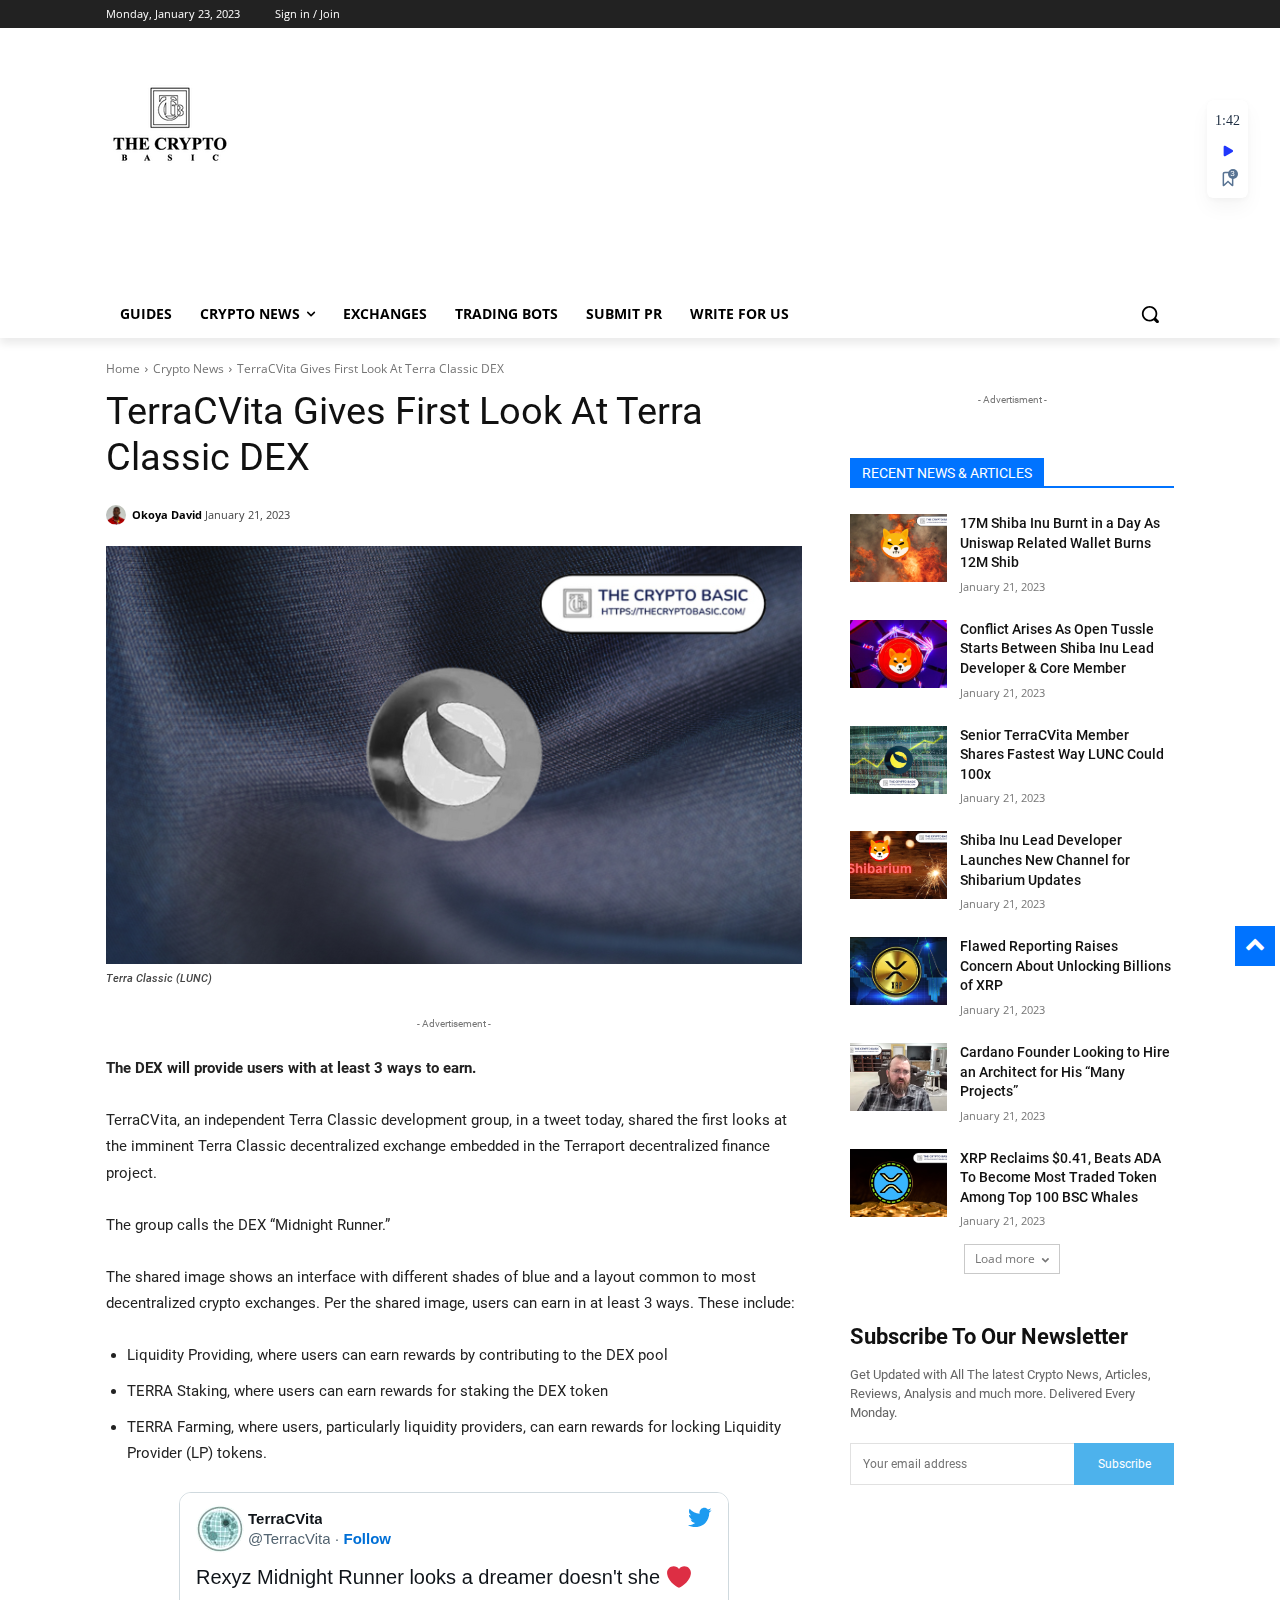
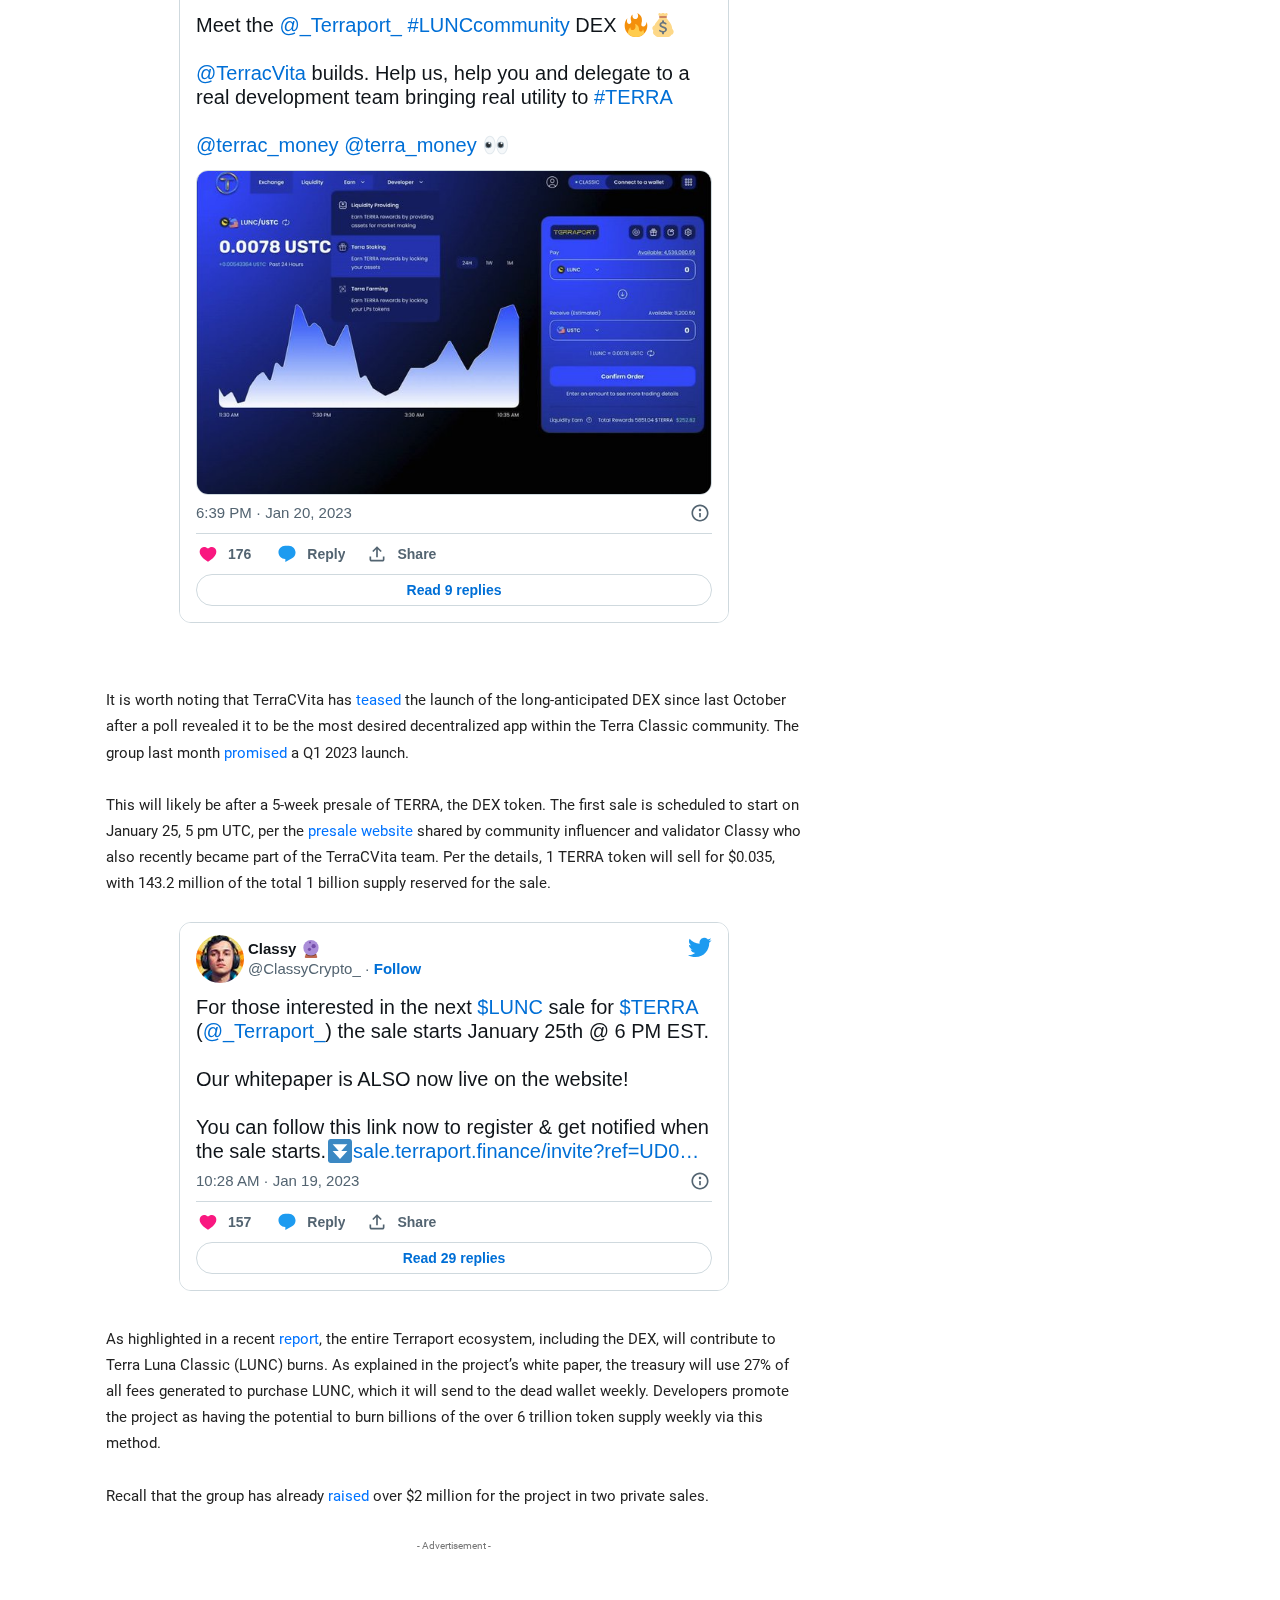
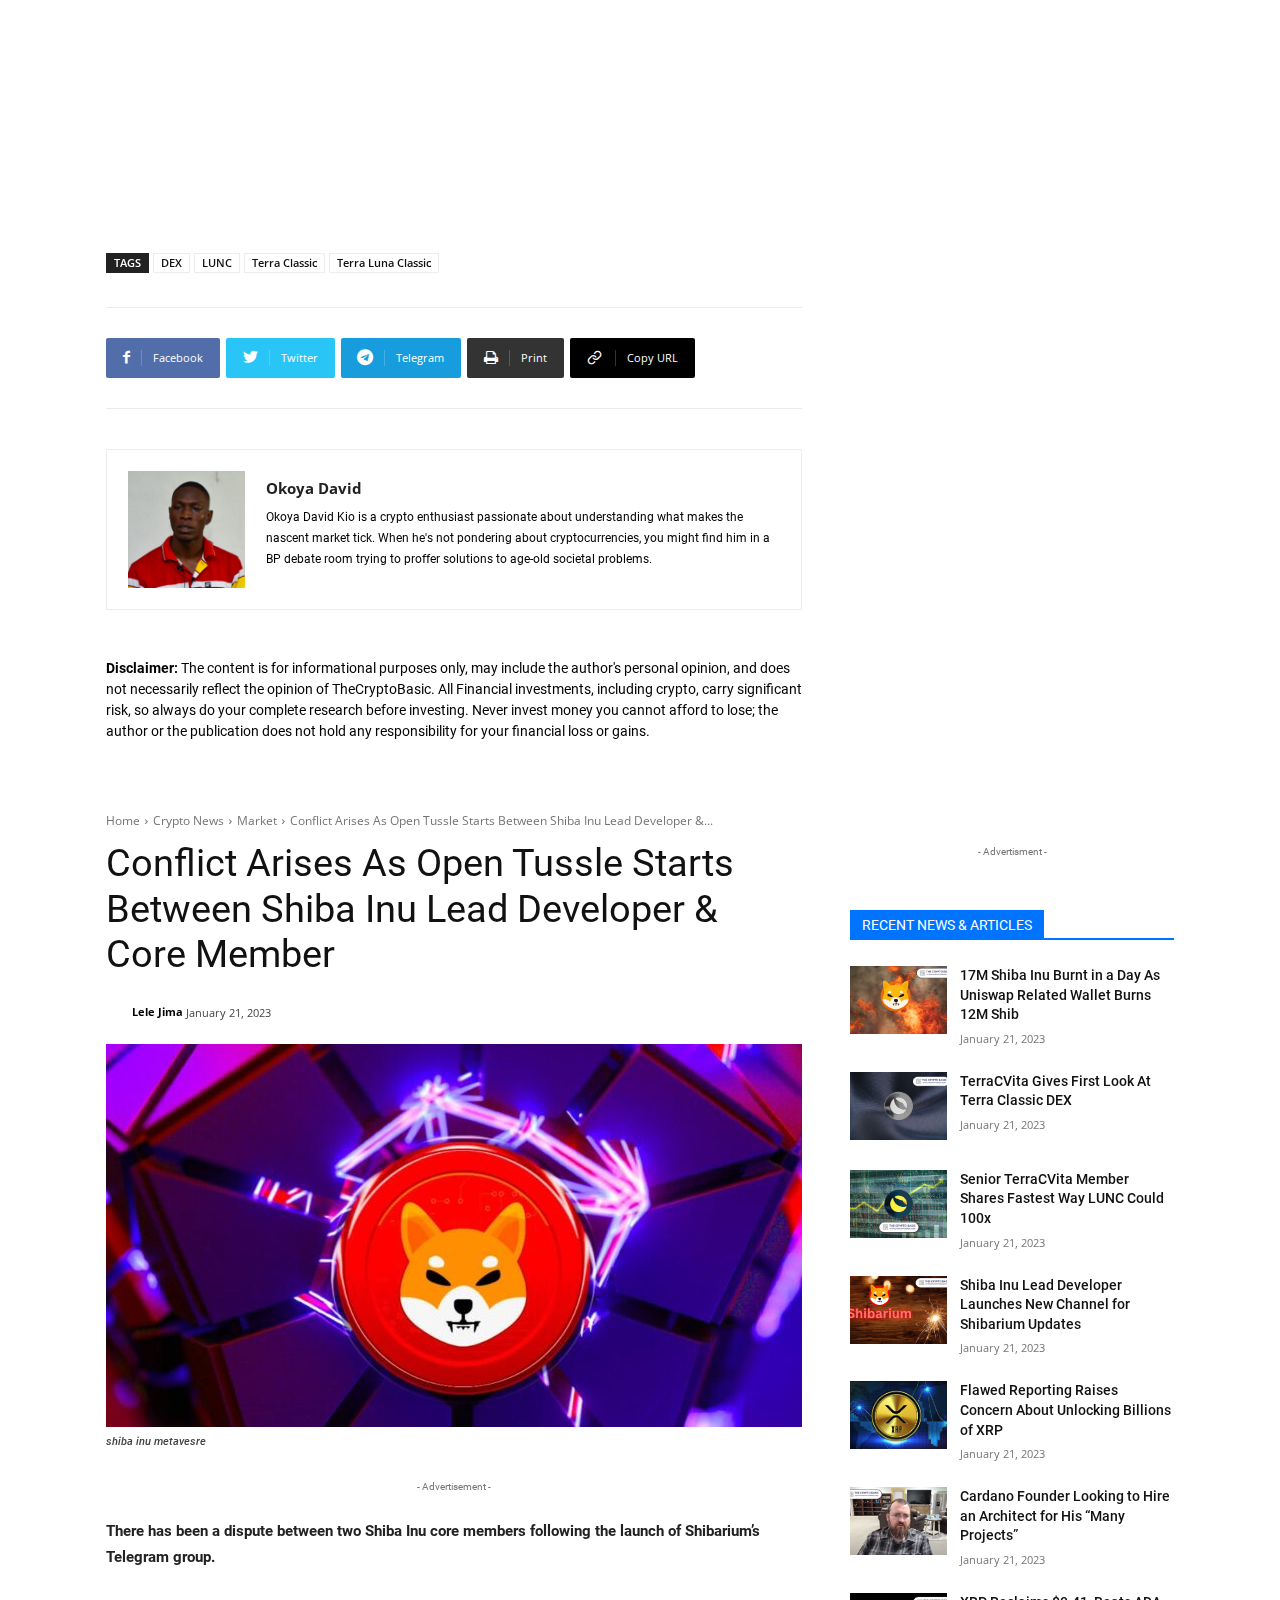
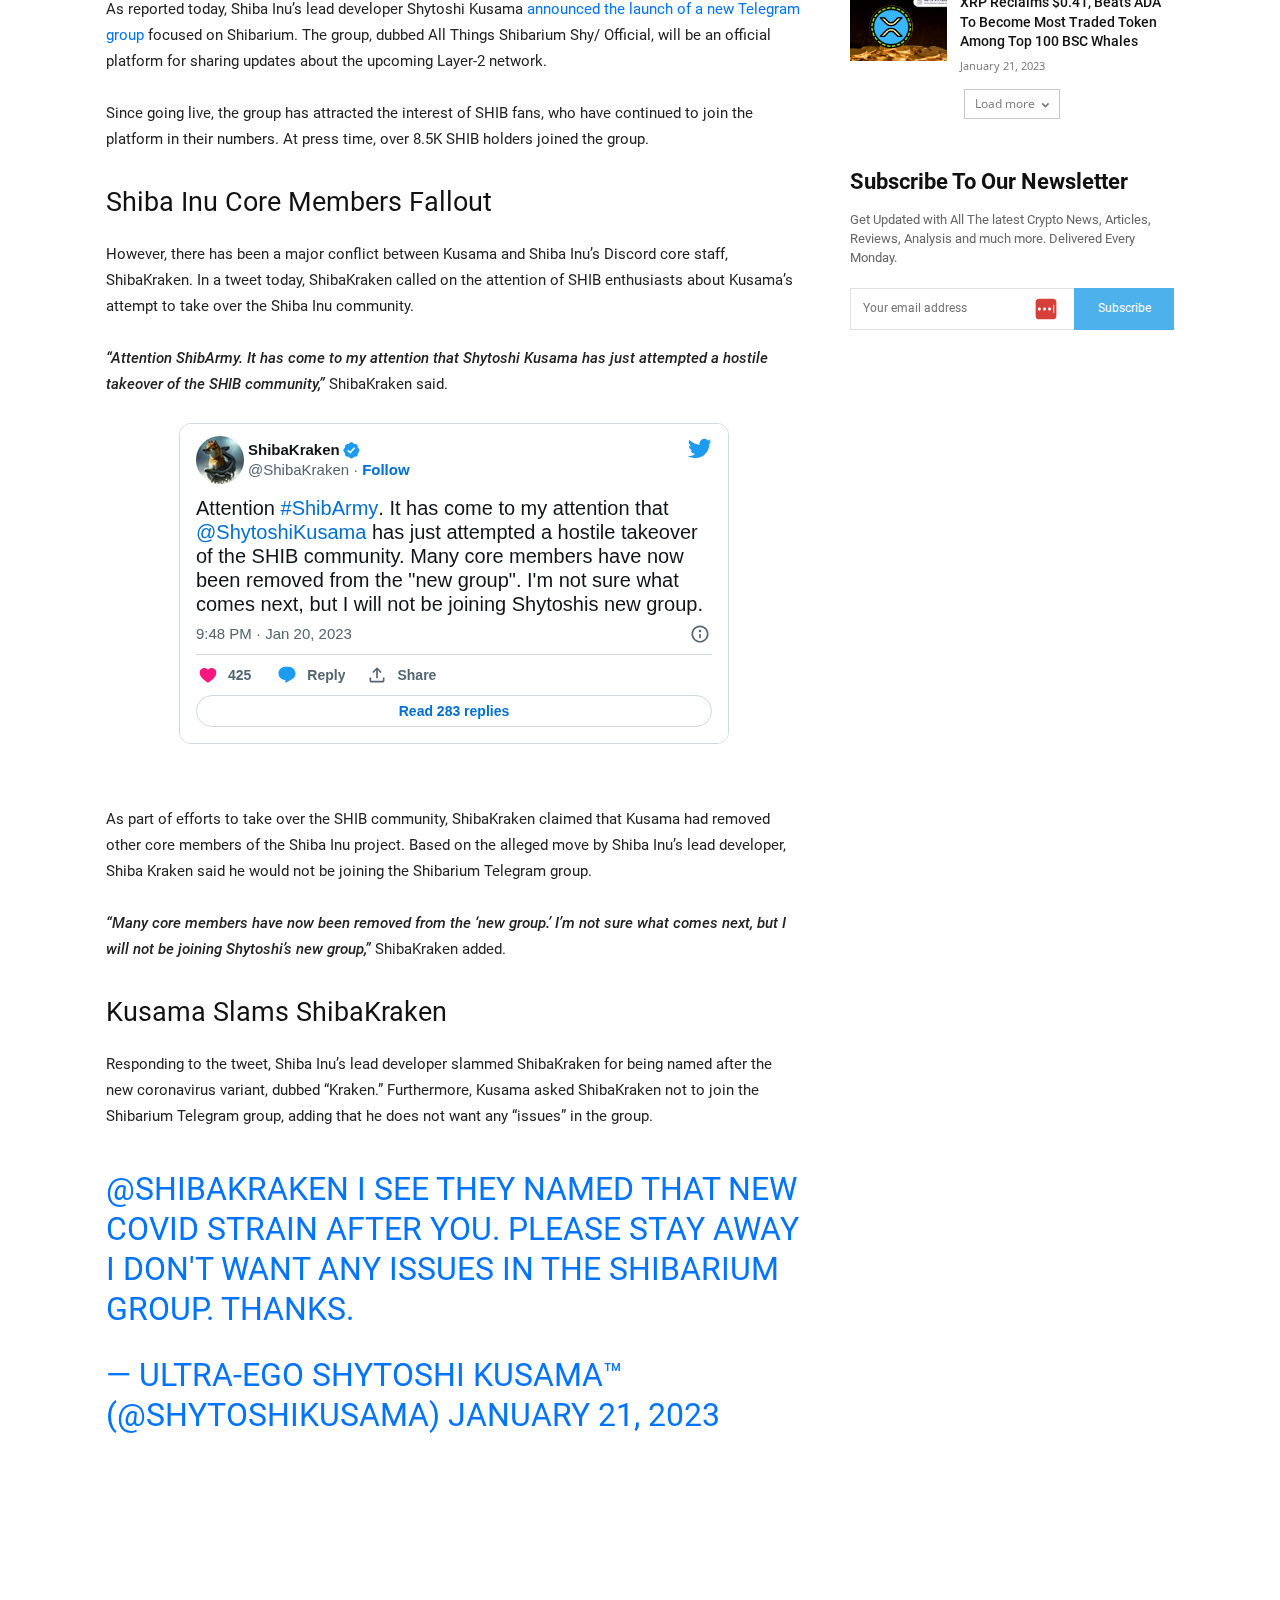
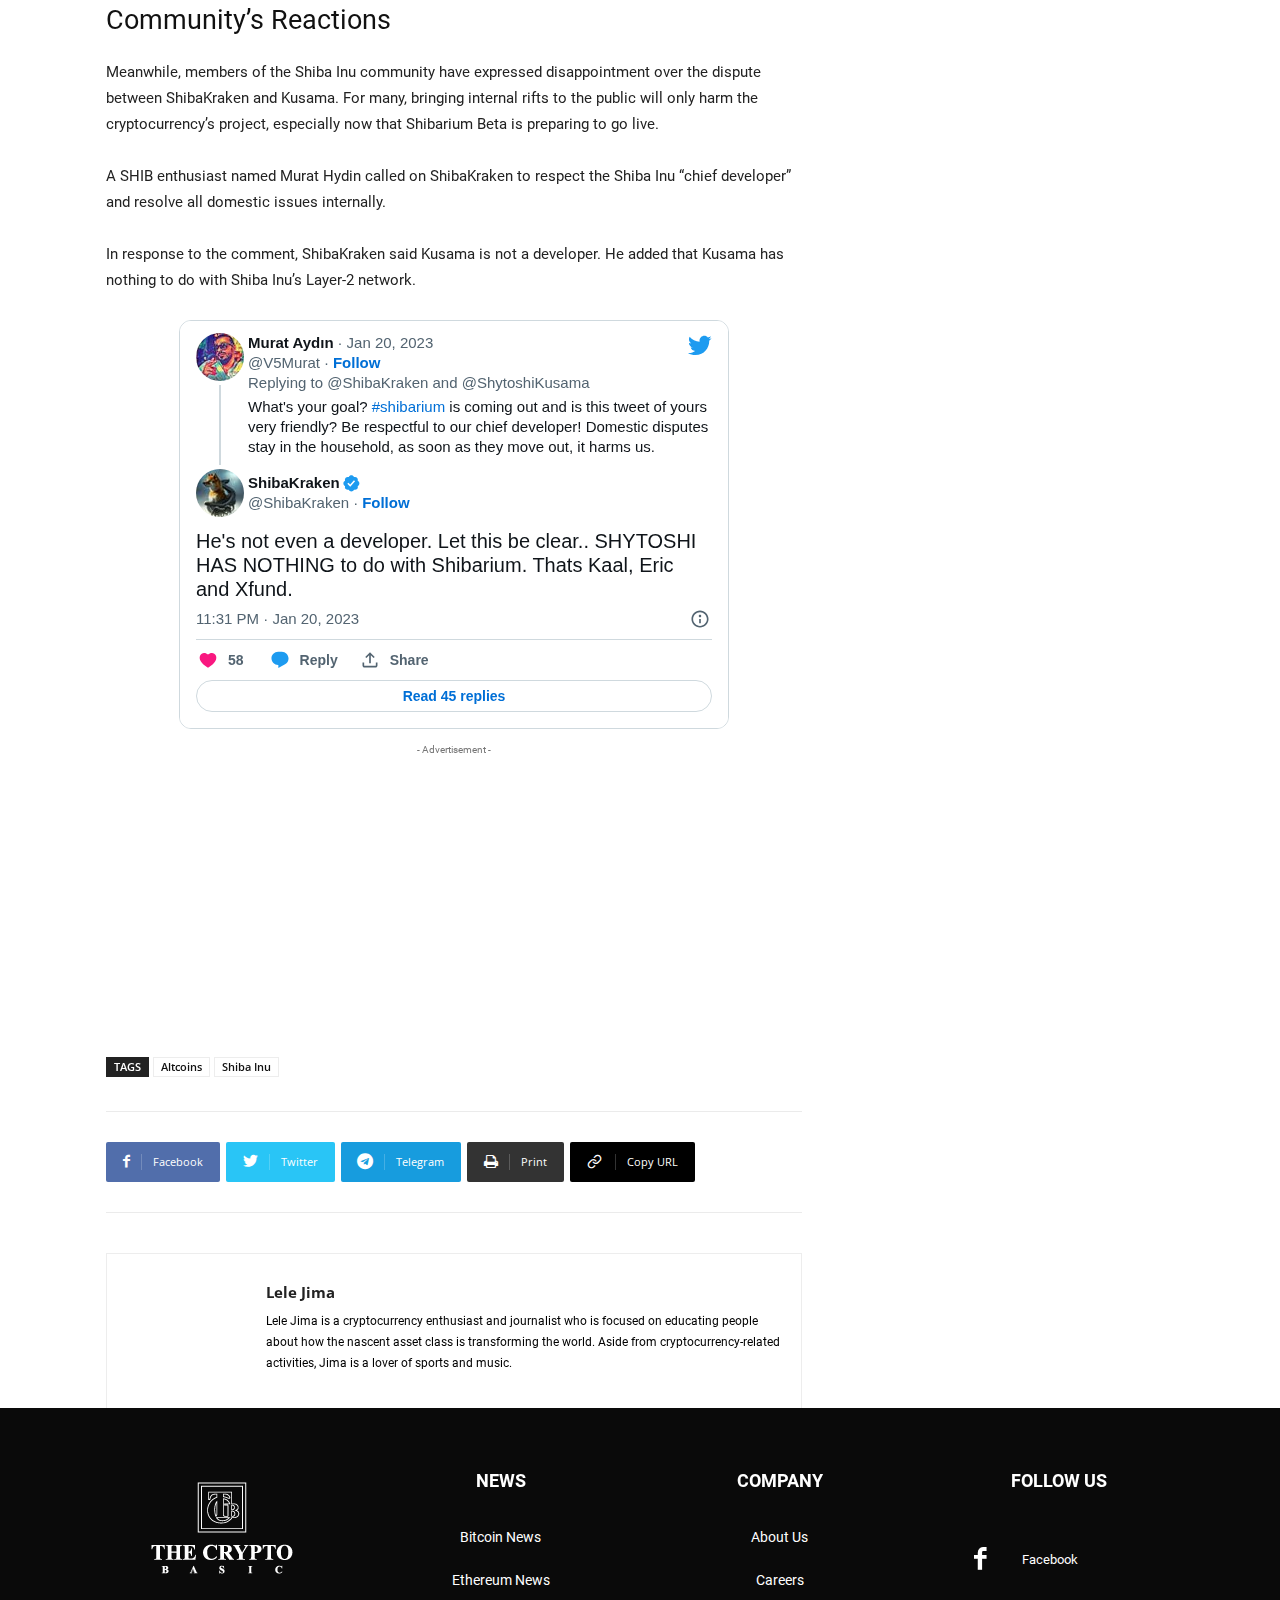
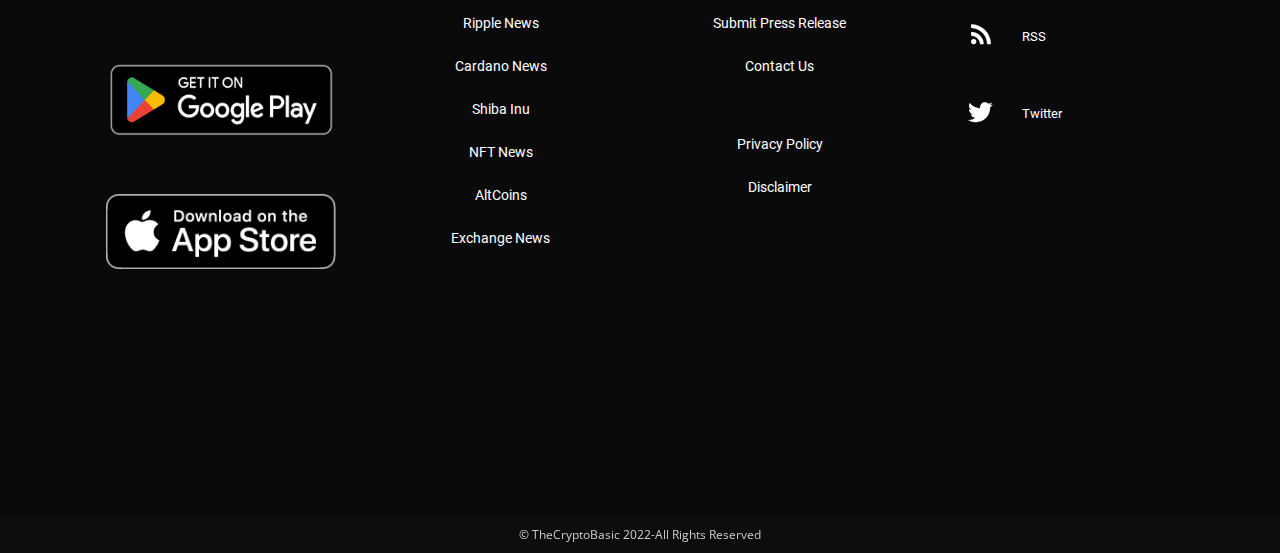
<file: index.html>
<!DOCTYPE html><!--[if IE 8]>    <html class="ie8" lang="en"> <![endif]--><!--[if IE 9]>    <html class="ie9" lang="en"> <![endif]--><!--[if gt IE 8]><!--><html dir="ltr" lang="en-US" prefix="og: https://ogp.me/ns#" class=" td-md-is-chrome" data-scrapbook-source="https://thecryptobasic.com/2023/01/21/terracvita-gives-first-look-at-terra-classic-dex/" data-scrapbook-create="20230123043225110"><!--<![endif]--><head>
    
    <meta charset="UTF-8">
    <meta name="viewport" content="width=device-width, initial-scale=1.0">
    <link rel="pingback" href="https://thecryptobasic.com/xmlrpc.php">
    
		<!-- All in One SEO Pro 4.2.9 - aioseo.com -->
		<title>TerraCVita Gives First Look At Terra Classic DEX</title>
		<meta name="description" content="The DEX will provide users with at least 3 ways to earn. TerraCVita, an independent Terra Classic development group, in a tweet today, shared the first looks at the imminent Terra Classic decentralized exchange embedded in the Terraport decentralized finance project. The group calls the DEX &quot;Midnight Runner.&quot; The shared image shows an interface with">
		<meta name="robots" content="max-image-preview:large">
		<link rel="canonical" href="https://thecryptobasic.com/2023/01/21/terracvita-gives-first-look-at-terra-classic-dex/">
		<meta name="generator" content="All in One SEO Pro (AIOSEO) 4.2.9 ">
		<meta property="og:locale" content="en_US">
		<meta property="og:site_name" content="The Crypto Basic - Bitcoin, Cryptocurrency, DeFi Topics And News">
		<meta property="og:type" content="article">
		<meta property="og:title" content="TerraCVita Gives First Look At Terra Classic DEX">
		<meta property="og:description" content="The DEX will provide users with at least 3 ways to earn. TerraCVita, an independent Terra Classic development group, in a tweet today, shared the first looks at the imminent Terra Classic decentralized exchange embedded in the Terraport decentralized finance project. The group calls the DEX &quot;Midnight Runner.&quot; The shared image shows an interface with">
		<meta property="og:url" content="https://thecryptobasic.com/2023/01/21/terracvita-gives-first-look-at-terra-classic-dex/">
		<meta property="og:image" content="https://thecryptobasic.com/wp-content/uploads/2022/10/New-Terra-Classic-Re-peg-Proposal-Not-Admired-By-Community.png">
		<meta property="og:image:secure_url" content="https://thecryptobasic.com/wp-content/uploads/2022/10/New-Terra-Classic-Re-peg-Proposal-Not-Admired-By-Community.png">
		<meta property="og:image:width" content="750">
		<meta property="og:image:height" content="450">
		<meta property="article:published_time" content="2023-01-21T10:39:39+00:00">
		<meta property="article:modified_time" content="2023-01-21T10:39:39+00:00">
		<meta property="article:publisher" content="https://www.facebook.com/thecryptobasic/">
		<meta name="twitter:card" content="summary_large_image">
		<meta name="twitter:site" content="@thecryptobasic">
		<meta name="twitter:title" content="TerraCVita Gives First Look At Terra Classic DEX">
		<meta name="twitter:description" content="The DEX will provide users with at least 3 ways to earn. TerraCVita, an independent Terra Classic development group, in a tweet today, shared the first looks at the imminent Terra Classic decentralized exchange embedded in the Terraport decentralized finance project. The group calls the DEX &quot;Midnight Runner.&quot; The shared image shows an interface with">
		<meta name="twitter:creator" content="@thecryptobasic">
		<meta name="twitter:image" content="https://thecryptobasic.com/wp-content/uploads/2022/10/New-Terra-Classic-Re-peg-Proposal-Not-Admired-By-Community.png">
		<meta name="twitter:label1" content="Written by">
		<meta name="twitter:data1" content="Okoya David">
		<meta name="twitter:label2" content="Est. reading time">
		<meta name="twitter:data2" content="2 minutes">
		
		<!-- All in One SEO Pro -->



<link rel="alternate" type="application/rss+xml" title="The Crypto Basic » Feed" href="https://thecryptobasic.com/feed/">
<link rel="alternate" type="application/rss+xml" title="The Crypto Basic » Comments Feed" href="https://thecryptobasic.com/comments/feed/">
<link rel="alternate" type="application/rss+xml" title="The Crypto Basic » TerraCVita Gives First Look At Terra Classic DEX Comments Feed" href="https://thecryptobasic.com/2023/01/21/terracvita-gives-first-look-at-terra-classic-dex/feed/">
		<!-- This site uses the Google Analytics by MonsterInsights plugin v8.12.1 - Using Analytics tracking - https://www.monsterinsights.com/ -->
							
			
				<!-- / Google Analytics by MonsterInsights -->
		
<style type="text/css">
img.wp-smiley,
img.emoji {
	display: inline !important;
	border: none !important;
	box-shadow: none !important;
	height: 1em !important;
	width: 1em !important;
	margin: 0 0.07em !important;
	vertical-align: -0.1em !important;
	background: none !important;
	padding: 0 !important;
}
</style>
	<link rel="stylesheet" id="wp-block-library-css" href="style.min.css" type="text/css" media="all">
<style id="global-styles-inline-css" type="text/css">
body{--wp--preset--color--black: #000000;--wp--preset--color--cyan-bluish-gray: #abb8c3;--wp--preset--color--white: #ffffff;--wp--preset--color--pale-pink: #f78da7;--wp--preset--color--vivid-red: #cf2e2e;--wp--preset--color--luminous-vivid-orange: #ff6900;--wp--preset--color--luminous-vivid-amber: #fcb900;--wp--preset--color--light-green-cyan: #7bdcb5;--wp--preset--color--vivid-green-cyan: #00d084;--wp--preset--color--pale-cyan-blue: #8ed1fc;--wp--preset--color--vivid-cyan-blue: #0693e3;--wp--preset--color--vivid-purple: #9b51e0;--wp--preset--gradient--vivid-cyan-blue-to-vivid-purple: linear-gradient(135deg,rgba(6,147,227,1) 0%,rgb(155,81,224) 100%);--wp--preset--gradient--light-green-cyan-to-vivid-green-cyan: linear-gradient(135deg,rgb(122,220,180) 0%,rgb(0,208,130) 100%);--wp--preset--gradient--luminous-vivid-amber-to-luminous-vivid-orange: linear-gradient(135deg,rgba(252,185,0,1) 0%,rgba(255,105,0,1) 100%);--wp--preset--gradient--luminous-vivid-orange-to-vivid-red: linear-gradient(135deg,rgba(255,105,0,1) 0%,rgb(207,46,46) 100%);--wp--preset--gradient--very-light-gray-to-cyan-bluish-gray: linear-gradient(135deg,rgb(238,238,238) 0%,rgb(169,184,195) 100%);--wp--preset--gradient--cool-to-warm-spectrum: linear-gradient(135deg,rgb(74,234,220) 0%,rgb(151,120,209) 20%,rgb(207,42,186) 40%,rgb(238,44,130) 60%,rgb(251,105,98) 80%,rgb(254,248,76) 100%);--wp--preset--gradient--blush-light-purple: linear-gradient(135deg,rgb(255,206,236) 0%,rgb(152,150,240) 100%);--wp--preset--gradient--blush-bordeaux: linear-gradient(135deg,rgb(254,205,165) 0%,rgb(254,45,45) 50%,rgb(107,0,62) 100%);--wp--preset--gradient--luminous-dusk: linear-gradient(135deg,rgb(255,203,112) 0%,rgb(199,81,192) 50%,rgb(65,88,208) 100%);--wp--preset--gradient--pale-ocean: linear-gradient(135deg,rgb(255,245,203) 0%,rgb(182,227,212) 50%,rgb(51,167,181) 100%);--wp--preset--gradient--electric-grass: linear-gradient(135deg,rgb(202,248,128) 0%,rgb(113,206,126) 100%);--wp--preset--gradient--midnight: linear-gradient(135deg,rgb(2,3,129) 0%,rgb(40,116,252) 100%);--wp--preset--duotone--dark-grayscale: url("#wp-duotone-dark-grayscale");--wp--preset--duotone--grayscale: url("#wp-duotone-grayscale");--wp--preset--duotone--purple-yellow: url("#wp-duotone-purple-yellow");--wp--preset--duotone--blue-red: url("#wp-duotone-blue-red");--wp--preset--duotone--midnight: url("#wp-duotone-midnight");--wp--preset--duotone--magenta-yellow: url("#wp-duotone-magenta-yellow");--wp--preset--duotone--purple-green: url("#wp-duotone-purple-green");--wp--preset--duotone--blue-orange: url("#wp-duotone-blue-orange");--wp--preset--font-size--small: 11px;--wp--preset--font-size--medium: 20px;--wp--preset--font-size--large: 32px;--wp--preset--font-size--x-large: 42px;--wp--preset--font-size--regular: 15px;--wp--preset--font-size--larger: 50px;}.has-black-color{color: var(--wp--preset--color--black) !important;}.has-cyan-bluish-gray-color{color: var(--wp--preset--color--cyan-bluish-gray) !important;}.has-white-color{color: var(--wp--preset--color--white) !important;}.has-pale-pink-color{color: var(--wp--preset--color--pale-pink) !important;}.has-vivid-red-color{color: var(--wp--preset--color--vivid-red) !important;}.has-luminous-vivid-orange-color{color: var(--wp--preset--color--luminous-vivid-orange) !important;}.has-luminous-vivid-amber-color{color: var(--wp--preset--color--luminous-vivid-amber) !important;}.has-light-green-cyan-color{color: var(--wp--preset--color--light-green-cyan) !important;}.has-vivid-green-cyan-color{color: var(--wp--preset--color--vivid-green-cyan) !important;}.has-pale-cyan-blue-color{color: var(--wp--preset--color--pale-cyan-blue) !important;}.has-vivid-cyan-blue-color{color: var(--wp--preset--color--vivid-cyan-blue) !important;}.has-vivid-purple-color{color: var(--wp--preset--color--vivid-purple) !important;}.has-black-background-color{background-color: var(--wp--preset--color--black) !important;}.has-cyan-bluish-gray-background-color{background-color: var(--wp--preset--color--cyan-bluish-gray) !important;}.has-white-background-color{background-color: var(--wp--preset--color--white) !important;}.has-pale-pink-background-color{background-color: var(--wp--preset--color--pale-pink) !important;}.has-vivid-red-background-color{background-color: var(--wp--preset--color--vivid-red) !important;}.has-luminous-vivid-orange-background-color{background-color: var(--wp--preset--color--luminous-vivid-orange) !important;}.has-luminous-vivid-amber-background-color{background-color: var(--wp--preset--color--luminous-vivid-amber) !important;}.has-light-green-cyan-background-color{background-color: var(--wp--preset--color--light-green-cyan) !important;}.has-vivid-green-cyan-background-color{background-color: var(--wp--preset--color--vivid-green-cyan) !important;}.has-pale-cyan-blue-background-color{background-color: var(--wp--preset--color--pale-cyan-blue) !important;}.has-vivid-cyan-blue-background-color{background-color: var(--wp--preset--color--vivid-cyan-blue) !important;}.has-vivid-purple-background-color{background-color: var(--wp--preset--color--vivid-purple) !important;}.has-black-border-color{border-color: var(--wp--preset--color--black) !important;}.has-cyan-bluish-gray-border-color{border-color: var(--wp--preset--color--cyan-bluish-gray) !important;}.has-white-border-color{border-color: var(--wp--preset--color--white) !important;}.has-pale-pink-border-color{border-color: var(--wp--preset--color--pale-pink) !important;}.has-vivid-red-border-color{border-color: var(--wp--preset--color--vivid-red) !important;}.has-luminous-vivid-orange-border-color{border-color: var(--wp--preset--color--luminous-vivid-orange) !important;}.has-luminous-vivid-amber-border-color{border-color: var(--wp--preset--color--luminous-vivid-amber) !important;}.has-light-green-cyan-border-color{border-color: var(--wp--preset--color--light-green-cyan) !important;}.has-vivid-green-cyan-border-color{border-color: var(--wp--preset--color--vivid-green-cyan) !important;}.has-pale-cyan-blue-border-color{border-color: var(--wp--preset--color--pale-cyan-blue) !important;}.has-vivid-cyan-blue-border-color{border-color: var(--wp--preset--color--vivid-cyan-blue) !important;}.has-vivid-purple-border-color{border-color: var(--wp--preset--color--vivid-purple) !important;}.has-vivid-cyan-blue-to-vivid-purple-gradient-background{background: var(--wp--preset--gradient--vivid-cyan-blue-to-vivid-purple) !important;}.has-light-green-cyan-to-vivid-green-cyan-gradient-background{background: var(--wp--preset--gradient--light-green-cyan-to-vivid-green-cyan) !important;}.has-luminous-vivid-amber-to-luminous-vivid-orange-gradient-background{background: var(--wp--preset--gradient--luminous-vivid-amber-to-luminous-vivid-orange) !important;}.has-luminous-vivid-orange-to-vivid-red-gradient-background{background: var(--wp--preset--gradient--luminous-vivid-orange-to-vivid-red) !important;}.has-very-light-gray-to-cyan-bluish-gray-gradient-background{background: var(--wp--preset--gradient--very-light-gray-to-cyan-bluish-gray) !important;}.has-cool-to-warm-spectrum-gradient-background{background: var(--wp--preset--gradient--cool-to-warm-spectrum) !important;}.has-blush-light-purple-gradient-background{background: var(--wp--preset--gradient--blush-light-purple) !important;}.has-blush-bordeaux-gradient-background{background: var(--wp--preset--gradient--blush-bordeaux) !important;}.has-luminous-dusk-gradient-background{background: var(--wp--preset--gradient--luminous-dusk) !important;}.has-pale-ocean-gradient-background{background: var(--wp--preset--gradient--pale-ocean) !important;}.has-electric-grass-gradient-background{background: var(--wp--preset--gradient--electric-grass) !important;}.has-midnight-gradient-background{background: var(--wp--preset--gradient--midnight) !important;}.has-small-font-size{font-size: var(--wp--preset--font-size--small) !important;}.has-medium-font-size{font-size: var(--wp--preset--font-size--medium) !important;}.has-large-font-size{font-size: var(--wp--preset--font-size--large) !important;}.has-x-large-font-size{font-size: var(--wp--preset--font-size--x-large) !important;}
</style>
<link rel="stylesheet" id="chain-wire-css" href="chainwire-public.css" type="text/css" media="all">
<link rel="stylesheet" id="dashicons-css" href="dashicons.min.css" type="text/css" media="all">
<link rel="stylesheet" id="everest-forms-general-css" href="everest-forms.css" type="text/css" media="all">
<link rel="stylesheet" id="td-plugin-newsletter-css" href="style.css" type="text/css" media="all">
<link rel="stylesheet" id="td-plugin-multi-purpose-css" href="style-1.css" type="text/css" media="all">
<link rel="stylesheet" id="google-fonts-style-css" href="css.css" type="text/css" media="all">
<link rel="stylesheet" id="tds-front-css" href="tds-front.css" type="text/css" media="all">
<link rel="stylesheet" id="td-theme-css" href="style-2.css" type="text/css" media="all">
<style id="td-theme-inline-css" type="text/css">
    
        @media (max-width: 767px) {
            .td-header-desktop-wrap {
                display: none;
            }
        }
        @media (min-width: 767px) {
            .td-header-mobile-wrap {
                display: none;
            }
        }
    
	
</style>
<link rel="stylesheet" id="td-legacy-framework-front-style-css" href="td_legacy_main.css" type="text/css" media="all">
<link rel="stylesheet" id="td-standard-pack-framework-front-style-css" href="td_standard_pack_main.css" type="text/css" media="all">
<link rel="stylesheet" id="tdb_style_cloud_templates_front-css" href="tdb_main.css" type="text/css" media="all">
<style>undefined</style>




<link rel="https://api.w.org/" href="https://thecryptobasic.com/wp-json/"><link rel="alternate" type="application/json" href="https://thecryptobasic.com/wp-json/wp/v2/posts/40049"><link rel="EditURI" type="application/rsd+xml" title="RSD" href="https://thecryptobasic.com/xmlrpc.php?rsd">
<link rel="wlwmanifest" type="application/wlwmanifest+xml" href="https://thecryptobasic.com/wp-includes/wlwmanifest.xml"> 
<meta name="generator" content="WordPress 6.0.3">
<meta name="generator" content="Everest Forms 1.9.7">
<link rel="shortlink" href="https://thecryptobasic.com/?p=40049">
<link rel="alternate" type="application/json+oembed" href="https://thecryptobasic.com/wp-json/oembed/1.0/embed?url=https%3A%2F%2Fthecryptobasic.com%2F2023%2F01%2F21%2Fterracvita-gives-first-look-at-terra-classic-dex%2F">
<link rel="alternate" type="text/xml+oembed" href="https://thecryptobasic.com/wp-json/oembed/1.0/embed?url=https%3A%2F%2Fthecryptobasic.com%2F2023%2F01%2F21%2Fterracvita-gives-first-look-at-terra-classic-dex%2F&amp;format=xml">
<!-- Google Tag Manager -->

<!-- End Google Tag Manager -->
<meta name="ahrefs-site-verification" content="d34d3161990c47ead8f8075fd52a5d3d24f96e2eecc0524e3c84427be57d2617"><!--[if lt IE 9]><script src="https://cdnjs.cloudflare.com/ajax/libs/html5shiv/3.7.3/html5shiv.js"></script><![endif]-->
        
    
    <style id="tdb-global-colors">
        :root {--accent-color: #fff;--crypto-white: #FFFFFF;--crypto-black: #000000;--crypto-dark-grey: #1B1B1B;--crypto-light-grey: #d7d7d7;--crypto-med-grey: #979797;--crypto-accent-light: #0090ff;--crypto-accent-dark: #0073FF;--crypto-pale-grey: #EAEAEA;--crypto-almost-black: #0D0D0D;}
    </style>
	
    <style id="tdb-global-fonts">
        :root {--crypto-global: Urbanist;}
    </style>
          <meta name="onesignal" content="wordpress-plugin">
            

<!-- JS generated by theme -->




<!-- Header style compiled by theme -->

<style>
    
.td-header-wrap .black-menu .sf-menu > .current-menu-item > a,
    .td-header-wrap .black-menu .sf-menu > .current-menu-ancestor > a,
    .td-header-wrap .black-menu .sf-menu > .current-category-ancestor > a,
    .td-header-wrap .black-menu .sf-menu > li > a:hover,
    .td-header-wrap .black-menu .sf-menu > .sfHover > a,
    .sf-menu > .current-menu-item > a:after,
    .sf-menu > .current-menu-ancestor > a:after,
    .sf-menu > .current-category-ancestor > a:after,
    .sf-menu > li:hover > a:after,
    .sf-menu > .sfHover > a:after,
    .header-search-wrap .td-drop-down-search:after,
    .header-search-wrap .td-drop-down-search .btn:hover,
    input[type=submit]:hover,
    .td-read-more a,
    .td-post-category:hover,
    body .td_top_authors .td-active .td-author-post-count,
    body .td_top_authors .td-active .td-author-comments-count,
    body .td_top_authors .td_mod_wrap:hover .td-author-post-count,
    body .td_top_authors .td_mod_wrap:hover .td-author-comments-count,
    .td-404-sub-sub-title a:hover,
    .td-search-form-widget .wpb_button:hover,
    .td-rating-bar-wrap div,
    .dropcap,
    .td_wrapper_video_playlist .td_video_controls_playlist_wrapper,
    .wpb_default,
    .wpb_default:hover,
    .td-left-smart-list:hover,
    .td-right-smart-list:hover,
    #bbpress-forums button:hover,
    .bbp_widget_login .button:hover,
    .td-footer-wrapper .td-post-category,
    .td-footer-wrapper .widget_product_search input[type="submit"]:hover,
    .single-product .product .summary .cart .button:hover,
    .td-next-prev-wrap a:hover,
    .td-load-more-wrap a:hover,
    .td-post-small-box a:hover,
    .page-nav .current,
    .page-nav:first-child > div,
    #bbpress-forums .bbp-pagination .current,
    #bbpress-forums #bbp-single-user-details #bbp-user-navigation li.current a,
    .td-theme-slider:hover .slide-meta-cat a,
    a.vc_btn-black:hover,
    .td-trending-now-wrapper:hover .td-trending-now-title,
    .td-scroll-up,
    .td-smart-list-button:hover,
    .td-weather-information:before,
    .td-weather-week:before,
    .td_block_exchange .td-exchange-header:before,
    .td-pulldown-syle-2 .td-subcat-dropdown ul:after,
    .td_block_template_9 .td-block-title:after,
    .td_block_template_15 .td-block-title:before,
    div.wpforms-container .wpforms-form div.wpforms-submit-container button[type=submit],
    .td-close-video-fixed {
        background-color: #0073ff;
    }

    .td_block_template_4 .td-related-title .td-cur-simple-item:before {
        border-color: #0073ff transparent transparent transparent !important;
    }
    
    
    .td_block_template_4 .td-related-title .td-cur-simple-item,
    .td_block_template_3 .td-related-title .td-cur-simple-item,
    .td_block_template_9 .td-related-title:after {
        background-color: #0073ff;
    }

    a,
    cite a:hover,
    .td-page-content blockquote p,
    .td-post-content blockquote p,
    .mce-content-body blockquote p,
    .comment-content blockquote p,
    .wpb_text_column blockquote p,
    .td_block_text_with_title blockquote p,
    .td_module_wrap:hover .entry-title a,
    .td-subcat-filter .td-subcat-list a:hover,
    .td-subcat-filter .td-subcat-dropdown a:hover,
    .td_quote_on_blocks,
    .dropcap2,
    .dropcap3,
    body .td_top_authors .td-active .td-authors-name a,
    body .td_top_authors .td_mod_wrap:hover .td-authors-name a,
    .td-post-next-prev-content a:hover,
    .author-box-wrap .td-author-social a:hover,
    .td-author-name a:hover,
    .td-author-url a:hover,
    .comment-reply-link:hover,
    .logged-in-as a:hover,
    #cancel-comment-reply-link:hover,
    .td-search-query,
    .widget a:hover,
    .td_wp_recentcomments a:hover,
    .archive .widget_archive .current,
    .archive .widget_archive .current a,
    .widget_calendar tfoot a:hover,
    #bbpress-forums li.bbp-header .bbp-reply-content span a:hover,
    #bbpress-forums .bbp-forum-freshness a:hover,
    #bbpress-forums .bbp-topic-freshness a:hover,
    #bbpress-forums .bbp-forums-list li a:hover,
    #bbpress-forums .bbp-forum-title:hover,
    #bbpress-forums .bbp-topic-permalink:hover,
    #bbpress-forums .bbp-topic-started-by a:hover,
    #bbpress-forums .bbp-topic-started-in a:hover,
    #bbpress-forums .bbp-body .super-sticky li.bbp-topic-title .bbp-topic-permalink,
    #bbpress-forums .bbp-body .sticky li.bbp-topic-title .bbp-topic-permalink,
    .widget_display_replies .bbp-author-name,
    .widget_display_topics .bbp-author-name,
    .td-subfooter-menu li a:hover,
    a.vc_btn-black:hover,
    .td-smart-list-dropdown-wrap .td-smart-list-button:hover,
    .td-instagram-user a,
    .td-block-title-wrap .td-wrapper-pulldown-filter .td-pulldown-filter-display-option:hover,
    .td-block-title-wrap .td-wrapper-pulldown-filter .td-pulldown-filter-display-option:hover i,
    .td-block-title-wrap .td-wrapper-pulldown-filter .td-pulldown-filter-link:hover,
    .td-block-title-wrap .td-wrapper-pulldown-filter .td-pulldown-filter-item .td-cur-simple-item,
    .td-pulldown-syle-2 .td-subcat-dropdown:hover .td-subcat-more span,
    .td-pulldown-syle-2 .td-subcat-dropdown:hover .td-subcat-more i,
    .td-pulldown-syle-3 .td-subcat-dropdown:hover .td-subcat-more span,
    .td-pulldown-syle-3 .td-subcat-dropdown:hover .td-subcat-more i,
    .td_block_template_2 .td-related-title .td-cur-simple-item,
    .td_block_template_5 .td-related-title .td-cur-simple-item,
    .td_block_template_6 .td-related-title .td-cur-simple-item,
    .td_block_template_7 .td-related-title .td-cur-simple-item,
    .td_block_template_8 .td-related-title .td-cur-simple-item,
    .td_block_template_9 .td-related-title .td-cur-simple-item,
    .td_block_template_10 .td-related-title .td-cur-simple-item,
    .td_block_template_11 .td-related-title .td-cur-simple-item,
    .td_block_template_12 .td-related-title .td-cur-simple-item,
    .td_block_template_13 .td-related-title .td-cur-simple-item,
    .td_block_template_14 .td-related-title .td-cur-simple-item,
    .td_block_template_15 .td-related-title .td-cur-simple-item,
    .td_block_template_16 .td-related-title .td-cur-simple-item,
    .td_block_template_17 .td-related-title .td-cur-simple-item,
    .td-theme-wrap .sf-menu ul .td-menu-item > a:hover,
    .td-theme-wrap .sf-menu ul .sfHover > a,
    .td-theme-wrap .sf-menu ul .current-menu-ancestor > a,
    .td-theme-wrap .sf-menu ul .current-category-ancestor > a,
    .td-theme-wrap .sf-menu ul .current-menu-item > a,
    .td_outlined_btn,
    body .td_block_categories_tags .td-ct-item:hover,
    body .td_block_list_menu li.current-menu-item > a,
    body .td_block_list_menu li.current-menu-ancestor > a,
    body .td_block_list_menu li.current-category-ancestor > a {
        color: #0073ff;
    }

    a.vc_btn-black.vc_btn_square_outlined:hover,
    a.vc_btn-black.vc_btn_outlined:hover {
        color: #0073ff !important;
    }

    .td-next-prev-wrap a:hover,
    .td-load-more-wrap a:hover,
    .td-post-small-box a:hover,
    .page-nav .current,
    .page-nav:first-child > div,
    #bbpress-forums .bbp-pagination .current,
    .post .td_quote_box,
    .page .td_quote_box,
    a.vc_btn-black:hover,
    .td_block_template_5 .td-block-title > *,
    .td_outlined_btn {
        border-color: #0073ff;
    }

    .td_wrapper_video_playlist .td_video_currently_playing:after {
        border-color: #0073ff !important;
    }

    .header-search-wrap .td-drop-down-search:before {
        border-color: transparent transparent #0073ff transparent;
    }

    .block-title > span,
    .block-title > a,
    .block-title > label,
    .widgettitle,
    .widgettitle:after,
    body .td-trending-now-title,
    .td-trending-now-wrapper:hover .td-trending-now-title,
    .wpb_tabs li.ui-tabs-active a,
    .wpb_tabs li:hover a,
    .vc_tta-container .vc_tta-color-grey.vc_tta-tabs-position-top.vc_tta-style-classic .vc_tta-tabs-container .vc_tta-tab.vc_active > a,
    .vc_tta-container .vc_tta-color-grey.vc_tta-tabs-position-top.vc_tta-style-classic .vc_tta-tabs-container .vc_tta-tab:hover > a,
    .td_block_template_1 .td-related-title .td-cur-simple-item,
    .td-subcat-filter .td-subcat-dropdown:hover .td-subcat-more, 
    .td_3D_btn,
    .td_shadow_btn,
    .td_default_btn,
    .td_round_btn, 
    .td_outlined_btn:hover {
    	background-color: #0073ff;
    }
    .block-title,
    .td_block_template_1 .td-related-title,
    .wpb_tabs .wpb_tabs_nav,
    .vc_tta-container .vc_tta-color-grey.vc_tta-tabs-position-top.vc_tta-style-classic .vc_tta-tabs-container {
        border-color: #0073ff;
    }
    .td_block_wrap .td-subcat-item a.td-cur-simple-item {
	    color: #0073ff;
	}


    
    .td-grid-style-4 .entry-title
    {
        background-color: rgba(0, 115, 255, 0.7);
    }


    
    @media (max-width: 767px) {
        body .td-header-wrap .td-header-main-menu {
            background-color: #000000 !important;
        }
    }


    
    .td-menu-background:before,
    .td-search-background:before {
        background: #000000;
        background: -moz-linear-gradient(top, #000000 0%, #000000 100%);
        background: -webkit-gradient(left top, left bottom, color-stop(0%, #000000), color-stop(100%, #000000));
        background: -webkit-linear-gradient(top, #000000 0%, #000000 100%);
        background: -o-linear-gradient(top, #000000 0%, #000000 100%);
        background: -ms-linear-gradient(top, #000000 0%, #000000 100%);
        background: linear-gradient(to bottom, #000000 0%, #000000 100%);
        filter: progid:DXImageTransform.Microsoft.gradient( startColorstr='#000000', endColorstr='#000000', GradientType=0 );
    }

    
    .td-mobile-content .current-menu-item > a,
    .td-mobile-content .current-menu-ancestor > a,
    .td-mobile-content .current-category-ancestor > a,
    #td-mobile-nav .td-menu-login-section a:hover,
    #td-mobile-nav .td-register-section a:hover,
    #td-mobile-nav .td-menu-socials-wrap a:hover i,
    .td-search-close span:hover i {
        color: rgba(255,255,255,0.7);
    }

    
    .td-mobile-content .td-mobile-main-menu > li > a {
        font-family:Urbanist;
	
    }
    
    .td-mobile-content .sub-menu a {
        font-family:Urbanist;
	
    }
    
	#td-mobile-nav,
	#td-mobile-nav .wpb_button,
	.td-search-wrap-mob {
		font-family:Urbanist;
	
	}.td-header-style-12 .td-header-menu-wrap-full,
    .td-header-style-12 .td-affix,
    .td-grid-style-1.td-hover-1 .td-big-grid-post:hover .td-post-category,
    .td-grid-style-5.td-hover-1 .td-big-grid-post:hover .td-post-category,
    .td_category_template_3 .td-current-sub-category,
    .td_category_template_8 .td-category-header .td-category a.td-current-sub-category,
    .td_category_template_4 .td-category-siblings .td-category a:hover,
     .td_block_big_grid_9.td-grid-style-1 .td-post-category,
    .td_block_big_grid_9.td-grid-style-5 .td-post-category,
    .td-grid-style-6.td-hover-1 .td-module-thumb:after,
     .tdm-menu-active-style5 .td-header-menu-wrap .sf-menu > .current-menu-item > a,
    .tdm-menu-active-style5 .td-header-menu-wrap .sf-menu > .current-menu-ancestor > a,
    .tdm-menu-active-style5 .td-header-menu-wrap .sf-menu > .current-category-ancestor > a,
    .tdm-menu-active-style5 .td-header-menu-wrap .sf-menu > li > a:hover,
    .tdm-menu-active-style5 .td-header-menu-wrap .sf-menu > .sfHover > a {
        background-color: #0073ff;
    }
    
    .td_mega_menu_sub_cats .cur-sub-cat,
    .td-mega-span h3 a:hover,
    .td_mod_mega_menu:hover .entry-title a,
    .header-search-wrap .result-msg a:hover,
    .td-header-top-menu .td-drop-down-search .td_module_wrap:hover .entry-title a,
    .td-header-top-menu .td-icon-search:hover,
    .td-header-wrap .result-msg a:hover,
    .top-header-menu li a:hover,
    .top-header-menu .current-menu-item > a,
    .top-header-menu .current-menu-ancestor > a,
    .top-header-menu .current-category-ancestor > a,
    .td-social-icon-wrap > a:hover,
    .td-header-sp-top-widget .td-social-icon-wrap a:hover,
    .td_mod_related_posts:hover h3 > a,
    .td-post-template-11 .td-related-title .td-related-left:hover,
    .td-post-template-11 .td-related-title .td-related-right:hover,
    .td-post-template-11 .td-related-title .td-cur-simple-item,
    .td-post-template-11 .td_block_related_posts .td-next-prev-wrap a:hover,
    .td-category-header .td-pulldown-category-filter-link:hover,
    .td-category-siblings .td-subcat-dropdown a:hover,
    .td-category-siblings .td-subcat-dropdown a.td-current-sub-category,
    .footer-text-wrap .footer-email-wrap a,
    .footer-social-wrap a:hover,
    .td_module_17 .td-read-more a:hover,
    .td_module_18 .td-read-more a:hover,
    .td_module_19 .td-post-author-name a:hover,
    .td-pulldown-syle-2 .td-subcat-dropdown:hover .td-subcat-more span,
    .td-pulldown-syle-2 .td-subcat-dropdown:hover .td-subcat-more i,
    .td-pulldown-syle-3 .td-subcat-dropdown:hover .td-subcat-more span,
    .td-pulldown-syle-3 .td-subcat-dropdown:hover .td-subcat-more i,
    .tdm-menu-active-style3 .tdm-header.td-header-wrap .sf-menu > .current-category-ancestor > a,
    .tdm-menu-active-style3 .tdm-header.td-header-wrap .sf-menu > .current-menu-ancestor > a,
    .tdm-menu-active-style3 .tdm-header.td-header-wrap .sf-menu > .current-menu-item > a,
    .tdm-menu-active-style3 .tdm-header.td-header-wrap .sf-menu > .sfHover > a,
    .tdm-menu-active-style3 .tdm-header.td-header-wrap .sf-menu > li > a:hover {
        color: #0073ff;
    }
    
    .td-mega-menu-page .wpb_content_element ul li a:hover,
    .td-theme-wrap .td-aj-search-results .td_module_wrap:hover .entry-title a,
    .td-theme-wrap .header-search-wrap .result-msg a:hover {
        color: #0073ff !important;
    }
    
    .td_category_template_8 .td-category-header .td-category a.td-current-sub-category,
    .td_category_template_4 .td-category-siblings .td-category a:hover,
    .tdm-menu-active-style4 .tdm-header .sf-menu > .current-menu-item > a,
    .tdm-menu-active-style4 .tdm-header .sf-menu > .current-menu-ancestor > a,
    .tdm-menu-active-style4 .tdm-header .sf-menu > .current-category-ancestor > a,
    .tdm-menu-active-style4 .tdm-header .sf-menu > li > a:hover,
    .tdm-menu-active-style4 .tdm-header .sf-menu > .sfHover > a {
        border-color: #0073ff;
    }
.td-header-wrap .black-menu .sf-menu > .current-menu-item > a,
    .td-header-wrap .black-menu .sf-menu > .current-menu-ancestor > a,
    .td-header-wrap .black-menu .sf-menu > .current-category-ancestor > a,
    .td-header-wrap .black-menu .sf-menu > li > a:hover,
    .td-header-wrap .black-menu .sf-menu > .sfHover > a,
    .sf-menu > .current-menu-item > a:after,
    .sf-menu > .current-menu-ancestor > a:after,
    .sf-menu > .current-category-ancestor > a:after,
    .sf-menu > li:hover > a:after,
    .sf-menu > .sfHover > a:after,
    .header-search-wrap .td-drop-down-search:after,
    .header-search-wrap .td-drop-down-search .btn:hover,
    input[type=submit]:hover,
    .td-read-more a,
    .td-post-category:hover,
    body .td_top_authors .td-active .td-author-post-count,
    body .td_top_authors .td-active .td-author-comments-count,
    body .td_top_authors .td_mod_wrap:hover .td-author-post-count,
    body .td_top_authors .td_mod_wrap:hover .td-author-comments-count,
    .td-404-sub-sub-title a:hover,
    .td-search-form-widget .wpb_button:hover,
    .td-rating-bar-wrap div,
    .dropcap,
    .td_wrapper_video_playlist .td_video_controls_playlist_wrapper,
    .wpb_default,
    .wpb_default:hover,
    .td-left-smart-list:hover,
    .td-right-smart-list:hover,
    #bbpress-forums button:hover,
    .bbp_widget_login .button:hover,
    .td-footer-wrapper .td-post-category,
    .td-footer-wrapper .widget_product_search input[type="submit"]:hover,
    .single-product .product .summary .cart .button:hover,
    .td-next-prev-wrap a:hover,
    .td-load-more-wrap a:hover,
    .td-post-small-box a:hover,
    .page-nav .current,
    .page-nav:first-child > div,
    #bbpress-forums .bbp-pagination .current,
    #bbpress-forums #bbp-single-user-details #bbp-user-navigation li.current a,
    .td-theme-slider:hover .slide-meta-cat a,
    a.vc_btn-black:hover,
    .td-trending-now-wrapper:hover .td-trending-now-title,
    .td-scroll-up,
    .td-smart-list-button:hover,
    .td-weather-information:before,
    .td-weather-week:before,
    .td_block_exchange .td-exchange-header:before,
    .td-pulldown-syle-2 .td-subcat-dropdown ul:after,
    .td_block_template_9 .td-block-title:after,
    .td_block_template_15 .td-block-title:before,
    div.wpforms-container .wpforms-form div.wpforms-submit-container button[type=submit],
    .td-close-video-fixed {
        background-color: #0073ff;
    }

    .td_block_template_4 .td-related-title .td-cur-simple-item:before {
        border-color: #0073ff transparent transparent transparent !important;
    }
    
    
    .td_block_template_4 .td-related-title .td-cur-simple-item,
    .td_block_template_3 .td-related-title .td-cur-simple-item,
    .td_block_template_9 .td-related-title:after {
        background-color: #0073ff;
    }

    a,
    cite a:hover,
    .td-page-content blockquote p,
    .td-post-content blockquote p,
    .mce-content-body blockquote p,
    .comment-content blockquote p,
    .wpb_text_column blockquote p,
    .td_block_text_with_title blockquote p,
    .td_module_wrap:hover .entry-title a,
    .td-subcat-filter .td-subcat-list a:hover,
    .td-subcat-filter .td-subcat-dropdown a:hover,
    .td_quote_on_blocks,
    .dropcap2,
    .dropcap3,
    body .td_top_authors .td-active .td-authors-name a,
    body .td_top_authors .td_mod_wrap:hover .td-authors-name a,
    .td-post-next-prev-content a:hover,
    .author-box-wrap .td-author-social a:hover,
    .td-author-name a:hover,
    .td-author-url a:hover,
    .comment-reply-link:hover,
    .logged-in-as a:hover,
    #cancel-comment-reply-link:hover,
    .td-search-query,
    .widget a:hover,
    .td_wp_recentcomments a:hover,
    .archive .widget_archive .current,
    .archive .widget_archive .current a,
    .widget_calendar tfoot a:hover,
    #bbpress-forums li.bbp-header .bbp-reply-content span a:hover,
    #bbpress-forums .bbp-forum-freshness a:hover,
    #bbpress-forums .bbp-topic-freshness a:hover,
    #bbpress-forums .bbp-forums-list li a:hover,
    #bbpress-forums .bbp-forum-title:hover,
    #bbpress-forums .bbp-topic-permalink:hover,
    #bbpress-forums .bbp-topic-started-by a:hover,
    #bbpress-forums .bbp-topic-started-in a:hover,
    #bbpress-forums .bbp-body .super-sticky li.bbp-topic-title .bbp-topic-permalink,
    #bbpress-forums .bbp-body .sticky li.bbp-topic-title .bbp-topic-permalink,
    .widget_display_replies .bbp-author-name,
    .widget_display_topics .bbp-author-name,
    .td-subfooter-menu li a:hover,
    a.vc_btn-black:hover,
    .td-smart-list-dropdown-wrap .td-smart-list-button:hover,
    .td-instagram-user a,
    .td-block-title-wrap .td-wrapper-pulldown-filter .td-pulldown-filter-display-option:hover,
    .td-block-title-wrap .td-wrapper-pulldown-filter .td-pulldown-filter-display-option:hover i,
    .td-block-title-wrap .td-wrapper-pulldown-filter .td-pulldown-filter-link:hover,
    .td-block-title-wrap .td-wrapper-pulldown-filter .td-pulldown-filter-item .td-cur-simple-item,
    .td-pulldown-syle-2 .td-subcat-dropdown:hover .td-subcat-more span,
    .td-pulldown-syle-2 .td-subcat-dropdown:hover .td-subcat-more i,
    .td-pulldown-syle-3 .td-subcat-dropdown:hover .td-subcat-more span,
    .td-pulldown-syle-3 .td-subcat-dropdown:hover .td-subcat-more i,
    .td_block_template_2 .td-related-title .td-cur-simple-item,
    .td_block_template_5 .td-related-title .td-cur-simple-item,
    .td_block_template_6 .td-related-title .td-cur-simple-item,
    .td_block_template_7 .td-related-title .td-cur-simple-item,
    .td_block_template_8 .td-related-title .td-cur-simple-item,
    .td_block_template_9 .td-related-title .td-cur-simple-item,
    .td_block_template_10 .td-related-title .td-cur-simple-item,
    .td_block_template_11 .td-related-title .td-cur-simple-item,
    .td_block_template_12 .td-related-title .td-cur-simple-item,
    .td_block_template_13 .td-related-title .td-cur-simple-item,
    .td_block_template_14 .td-related-title .td-cur-simple-item,
    .td_block_template_15 .td-related-title .td-cur-simple-item,
    .td_block_template_16 .td-related-title .td-cur-simple-item,
    .td_block_template_17 .td-related-title .td-cur-simple-item,
    .td-theme-wrap .sf-menu ul .td-menu-item > a:hover,
    .td-theme-wrap .sf-menu ul .sfHover > a,
    .td-theme-wrap .sf-menu ul .current-menu-ancestor > a,
    .td-theme-wrap .sf-menu ul .current-category-ancestor > a,
    .td-theme-wrap .sf-menu ul .current-menu-item > a,
    .td_outlined_btn,
    body .td_block_categories_tags .td-ct-item:hover,
    body .td_block_list_menu li.current-menu-item > a,
    body .td_block_list_menu li.current-menu-ancestor > a,
    body .td_block_list_menu li.current-category-ancestor > a {
        color: #0073ff;
    }

    a.vc_btn-black.vc_btn_square_outlined:hover,
    a.vc_btn-black.vc_btn_outlined:hover {
        color: #0073ff !important;
    }

    .td-next-prev-wrap a:hover,
    .td-load-more-wrap a:hover,
    .td-post-small-box a:hover,
    .page-nav .current,
    .page-nav:first-child > div,
    #bbpress-forums .bbp-pagination .current,
    .post .td_quote_box,
    .page .td_quote_box,
    a.vc_btn-black:hover,
    .td_block_template_5 .td-block-title > *,
    .td_outlined_btn {
        border-color: #0073ff;
    }

    .td_wrapper_video_playlist .td_video_currently_playing:after {
        border-color: #0073ff !important;
    }

    .header-search-wrap .td-drop-down-search:before {
        border-color: transparent transparent #0073ff transparent;
    }

    .block-title > span,
    .block-title > a,
    .block-title > label,
    .widgettitle,
    .widgettitle:after,
    body .td-trending-now-title,
    .td-trending-now-wrapper:hover .td-trending-now-title,
    .wpb_tabs li.ui-tabs-active a,
    .wpb_tabs li:hover a,
    .vc_tta-container .vc_tta-color-grey.vc_tta-tabs-position-top.vc_tta-style-classic .vc_tta-tabs-container .vc_tta-tab.vc_active > a,
    .vc_tta-container .vc_tta-color-grey.vc_tta-tabs-position-top.vc_tta-style-classic .vc_tta-tabs-container .vc_tta-tab:hover > a,
    .td_block_template_1 .td-related-title .td-cur-simple-item,
    .td-subcat-filter .td-subcat-dropdown:hover .td-subcat-more, 
    .td_3D_btn,
    .td_shadow_btn,
    .td_default_btn,
    .td_round_btn, 
    .td_outlined_btn:hover {
    	background-color: #0073ff;
    }
    .block-title,
    .td_block_template_1 .td-related-title,
    .wpb_tabs .wpb_tabs_nav,
    .vc_tta-container .vc_tta-color-grey.vc_tta-tabs-position-top.vc_tta-style-classic .vc_tta-tabs-container {
        border-color: #0073ff;
    }
    .td_block_wrap .td-subcat-item a.td-cur-simple-item {
	    color: #0073ff;
	}


    
    .td-grid-style-4 .entry-title
    {
        background-color: rgba(0, 115, 255, 0.7);
    }


    
    @media (max-width: 767px) {
        body .td-header-wrap .td-header-main-menu {
            background-color: #000000 !important;
        }
    }


    
    .td-menu-background:before,
    .td-search-background:before {
        background: #000000;
        background: -moz-linear-gradient(top, #000000 0%, #000000 100%);
        background: -webkit-gradient(left top, left bottom, color-stop(0%, #000000), color-stop(100%, #000000));
        background: -webkit-linear-gradient(top, #000000 0%, #000000 100%);
        background: -o-linear-gradient(top, #000000 0%, #000000 100%);
        background: -ms-linear-gradient(top, #000000 0%, #000000 100%);
        background: linear-gradient(to bottom, #000000 0%, #000000 100%);
        filter: progid:DXImageTransform.Microsoft.gradient( startColorstr='#000000', endColorstr='#000000', GradientType=0 );
    }

    
    .td-mobile-content .current-menu-item > a,
    .td-mobile-content .current-menu-ancestor > a,
    .td-mobile-content .current-category-ancestor > a,
    #td-mobile-nav .td-menu-login-section a:hover,
    #td-mobile-nav .td-register-section a:hover,
    #td-mobile-nav .td-menu-socials-wrap a:hover i,
    .td-search-close span:hover i {
        color: rgba(255,255,255,0.7);
    }

    
    .td-mobile-content .td-mobile-main-menu > li > a {
        font-family:Urbanist;
	
    }
    
    .td-mobile-content .sub-menu a {
        font-family:Urbanist;
	
    }
    
	#td-mobile-nav,
	#td-mobile-nav .wpb_button,
	.td-search-wrap-mob {
		font-family:Urbanist;
	
	}.td-header-style-12 .td-header-menu-wrap-full,
    .td-header-style-12 .td-affix,
    .td-grid-style-1.td-hover-1 .td-big-grid-post:hover .td-post-category,
    .td-grid-style-5.td-hover-1 .td-big-grid-post:hover .td-post-category,
    .td_category_template_3 .td-current-sub-category,
    .td_category_template_8 .td-category-header .td-category a.td-current-sub-category,
    .td_category_template_4 .td-category-siblings .td-category a:hover,
     .td_block_big_grid_9.td-grid-style-1 .td-post-category,
    .td_block_big_grid_9.td-grid-style-5 .td-post-category,
    .td-grid-style-6.td-hover-1 .td-module-thumb:after,
     .tdm-menu-active-style5 .td-header-menu-wrap .sf-menu > .current-menu-item > a,
    .tdm-menu-active-style5 .td-header-menu-wrap .sf-menu > .current-menu-ancestor > a,
    .tdm-menu-active-style5 .td-header-menu-wrap .sf-menu > .current-category-ancestor > a,
    .tdm-menu-active-style5 .td-header-menu-wrap .sf-menu > li > a:hover,
    .tdm-menu-active-style5 .td-header-menu-wrap .sf-menu > .sfHover > a {
        background-color: #0073ff;
    }
    
    .td_mega_menu_sub_cats .cur-sub-cat,
    .td-mega-span h3 a:hover,
    .td_mod_mega_menu:hover .entry-title a,
    .header-search-wrap .result-msg a:hover,
    .td-header-top-menu .td-drop-down-search .td_module_wrap:hover .entry-title a,
    .td-header-top-menu .td-icon-search:hover,
    .td-header-wrap .result-msg a:hover,
    .top-header-menu li a:hover,
    .top-header-menu .current-menu-item > a,
    .top-header-menu .current-menu-ancestor > a,
    .top-header-menu .current-category-ancestor > a,
    .td-social-icon-wrap > a:hover,
    .td-header-sp-top-widget .td-social-icon-wrap a:hover,
    .td_mod_related_posts:hover h3 > a,
    .td-post-template-11 .td-related-title .td-related-left:hover,
    .td-post-template-11 .td-related-title .td-related-right:hover,
    .td-post-template-11 .td-related-title .td-cur-simple-item,
    .td-post-template-11 .td_block_related_posts .td-next-prev-wrap a:hover,
    .td-category-header .td-pulldown-category-filter-link:hover,
    .td-category-siblings .td-subcat-dropdown a:hover,
    .td-category-siblings .td-subcat-dropdown a.td-current-sub-category,
    .footer-text-wrap .footer-email-wrap a,
    .footer-social-wrap a:hover,
    .td_module_17 .td-read-more a:hover,
    .td_module_18 .td-read-more a:hover,
    .td_module_19 .td-post-author-name a:hover,
    .td-pulldown-syle-2 .td-subcat-dropdown:hover .td-subcat-more span,
    .td-pulldown-syle-2 .td-subcat-dropdown:hover .td-subcat-more i,
    .td-pulldown-syle-3 .td-subcat-dropdown:hover .td-subcat-more span,
    .td-pulldown-syle-3 .td-subcat-dropdown:hover .td-subcat-more i,
    .tdm-menu-active-style3 .tdm-header.td-header-wrap .sf-menu > .current-category-ancestor > a,
    .tdm-menu-active-style3 .tdm-header.td-header-wrap .sf-menu > .current-menu-ancestor > a,
    .tdm-menu-active-style3 .tdm-header.td-header-wrap .sf-menu > .current-menu-item > a,
    .tdm-menu-active-style3 .tdm-header.td-header-wrap .sf-menu > .sfHover > a,
    .tdm-menu-active-style3 .tdm-header.td-header-wrap .sf-menu > li > a:hover {
        color: #0073ff;
    }
    
    .td-mega-menu-page .wpb_content_element ul li a:hover,
    .td-theme-wrap .td-aj-search-results .td_module_wrap:hover .entry-title a,
    .td-theme-wrap .header-search-wrap .result-msg a:hover {
        color: #0073ff !important;
    }
    
    .td_category_template_8 .td-category-header .td-category a.td-current-sub-category,
    .td_category_template_4 .td-category-siblings .td-category a:hover,
    .tdm-menu-active-style4 .tdm-header .sf-menu > .current-menu-item > a,
    .tdm-menu-active-style4 .tdm-header .sf-menu > .current-menu-ancestor > a,
    .tdm-menu-active-style4 .tdm-header .sf-menu > .current-category-ancestor > a,
    .tdm-menu-active-style4 .tdm-header .sf-menu > li > a:hover,
    .tdm-menu-active-style4 .tdm-header .sf-menu > .sfHover > a {
        border-color: #0073ff;
    }
</style>

<link rel="icon" href="cropped-The-Crypto-Basic-Logo-small-5-32x32.png" sizes="32x32">
<link rel="icon" href="cropped-The-Crypto-Basic-Logo-small-5-192x192.png" sizes="192x192">
<link rel="apple-touch-icon" href="https://thecryptobasic.com/wp-content/uploads/2020/02/cropped-The-Crypto-Basic-Logo-small-5-180x180.png">
<meta name="msapplication-TileImage" content="https://thecryptobasic.com/wp-content/uploads/2020/02/cropped-The-Crypto-Basic-Logo-small-5-270x270.png">
		<style type="text/css" id="wp-custom-css">
			.tdb-post-meta span, .tdb-post-meta i{
	display:none;
}		</style>
		
<!-- Button style compiled by theme -->

<style>
    .tdm_block_column_content:hover .tdm-col-content-title-url .tdm-title,
                .tds-button2 .tdm-btn-text,
                .tds-button2 i,
                .tds-button5:hover .tdm-btn-text,
                .tds-button5:hover i,
                .tds-button6 .tdm-btn-text,
                .tds-button6 i,
                .tdm_block_list .tdm-list-item i,
                .tdm_block_pricing .tdm-pricing-feature i,
                body .tdm-social-item i {
                    color: #0073ff;
                }
                .tds-button1,
                .tds-button6:after,
                .tds-title2 .tdm-title-line:after,
                .tds-title3 .tdm-title-line:after,
                .tdm_block_pricing.tdm-pricing-featured:before,
                .tdm_block_pricing.tds_pricing2_block.tdm-pricing-featured .tdm-pricing-header,
                .tds-progress-bar1 .tdm-progress-bar:after,
                .tds-progress-bar2 .tdm-progress-bar:after,
                .tds-social3 .tdm-social-item {
                    background-color: #0073ff;
                }
                .tds-button2:before,
                .tds-button6:before,
                .tds-progress-bar3 .tdm-progress-bar:after {
                  border-color: #0073ff;
                }
                .tdm-btn-style1 {
					background-color: #0073ff;
				}
				.tdm-btn-style2:before {
				    border-color: #0073ff;
				}
				.tdm-btn-style2 {
				    color: #0073ff;
				}
				.tdm-btn-style3 {
				    -webkit-box-shadow: 0 2px 16px #0073ff;
                    -moz-box-shadow: 0 2px 16px #0073ff;
                    box-shadow: 0 2px 16px #0073ff;
				}
				.tdm-btn-style3:hover {
				    -webkit-box-shadow: 0 4px 26px #0073ff;
                    -moz-box-shadow: 0 4px 26px #0073ff;
                    box-shadow: 0 4px 26px #0073ff;
				}
</style>

	<style id="tdw-css-placeholder"></style><style type="text/css">#_copy{align-items:center;background:#4494d5;border-radius:3px;color:#fff;cursor:pointer;display:flex;font-size:13px;height:30px;justify-content:center;position:absolute;width:60px;z-index:1000}#select-tooltip,#sfModal,.modal-backdrop,div[id^=reader-helper]{display:none!important}.modal-open{overflow:auto!important}._sf_adjust_body{padding-right:0!important}.super_copy_btns_div{position:fixed;width:154px;left:10px;top:45%;background:#e7f1ff;border:2px solid #4595d5;font-weight:600;border-radius:2px;font-family:-apple-system,BlinkMacSystemFont,Segoe UI,PingFang SC,Hiragino Sans GB,Microsoft YaHei,Helvetica Neue,Helvetica,Arial,sans-serif,Apple Color Emoji,Segoe UI Emoji,Segoe UI Symbol;z-index:5000}.super_copy_btns_logo{width:100%;background:#4595d5;text-align:center;font-size:12px;color:#e7f1ff;line-height:30px;height:30px}.super_copy_btns_btn{display:block;width:128px;height:28px;background:#7f5711;border-radius:4px;color:#fff;font-size:12px;border:0;outline:0;margin:8px auto;font-weight:700;cursor:pointer;opacity:.9}.super_copy_btns_btn:hover{opacity:.8}.super_copy_btns_btn:active{opacity:1}</style><link rel="stylesheet" href="css2.css"></head>

<body class="post-template-default single single-post postid-40049 single-format-standard everest-forms-js td-standard-pack terracvita-gives-first-look-at-terra-classic-dex global-block-template-1 tdb_template_1930 tdb-template tdc-header-template tdc-footer-template td-animation-stack-type0 td-full-layout td-js-loaded" itemscope="itemscope" itemtype="https://schema.org/WebPage">

            <div class="td-scroll-up td-hide-scroll-up-on-mob" style="display:none;"><i class="td-icon-menu-up"></i></div>
    
    <div class="td-menu-background" style="visibility:hidden"></div>
<div id="td-mobile-nav" style="visibility:hidden">
    <div class="td-mobile-container">
        <!-- mobile menu top section -->
        <div class="td-menu-socials-wrap">
            <!-- socials -->
            <div class="td-menu-socials">
                            </div>
            <!-- close button -->
            <div class="td-mobile-close">
                <span><i class="td-icon-close-mobile"></i></span>
            </div>
        </div>

        <!-- login section -->
                    <div class="td-menu-login-section">
                
    <div class="td-guest-wrap">
        <div class="td-menu-login"><a id="login-link-mob">Sign in</a></div>
    </div>
            </div>
        
        <!-- menu section -->
        <div class="td-mobile-content">
            <div class="menu-main-menu-container"><ul id="menu-main-menu" class="td-mobile-main-menu"><li id="menu-item-1463" class="menu-item menu-item-type-taxonomy menu-item-object-category menu-item-first menu-item-1463"><a href="https://thecryptobasic.com/category/cryptocurrency-guides/">Guides</a></li>
<li id="menu-item-1610" class="menu-item menu-item-type-taxonomy menu-item-object-category current-post-ancestor current-menu-parent current-post-parent menu-item-has-children menu-item-1610 td_mobile_submenu td_mobile_elem_with_submenu_0"><a href="https://thecryptobasic.com/category/latest-crypto-news/" class="td-link-element-after">Crypto News<i class="td-icon-menu-right td-element-after"></i></a>
<ul class="sub-menu">
	<li id="menu-item-8452" class="menu-item menu-item-type-taxonomy menu-item-object-category current-post-ancestor current-menu-parent current-post-parent menu-item-8452"><a href="https://thecryptobasic.com/category/latest-crypto-news/">All News</a></li>
	<li id="menu-item-4859" class="menu-item menu-item-type-taxonomy menu-item-object-post_tag menu-item-4859"><a href="https://thecryptobasic.com/tag/bitcoin/">Bitcoin</a></li>
	<li id="menu-item-5810" class="menu-item menu-item-type-taxonomy menu-item-object-post_tag menu-item-5810"><a href="https://thecryptobasic.com/tag/ethereum/">Ethereum</a></li>
	<li id="menu-item-13450" class="menu-item menu-item-type-taxonomy menu-item-object-post_tag menu-item-13450"><a href="https://thecryptobasic.com/tag/ripple/">Ripple</a></li>
	<li id="menu-item-13449" class="menu-item menu-item-type-taxonomy menu-item-object-post_tag menu-item-13449"><a href="https://thecryptobasic.com/tag/cardano/">Cardano</a></li>
	<li id="menu-item-8450" class="menu-item menu-item-type-taxonomy menu-item-object-post_tag menu-item-8450"><a href="https://thecryptobasic.com/tag/shiba-inu/">Shiba Inu</a></li>
	<li id="menu-item-4933" class="menu-item menu-item-type-taxonomy menu-item-object-post_tag menu-item-4933"><a href="https://thecryptobasic.com/tag/altcoins/">Altcoins</a></li>
	<li id="menu-item-35581" class="menu-item menu-item-type-taxonomy menu-item-object-post_tag menu-item-35581"><a href="https://thecryptobasic.com/tag/crypto-exchanges/">Exchanges</a></li>
	<li id="menu-item-6454" class="menu-item menu-item-type-taxonomy menu-item-object-post_tag menu-item-6454"><a href="https://thecryptobasic.com/tag/nft/">NFTs</a></li>
</ul>
</li>
<li id="menu-item-67" class="menu-item menu-item-type-taxonomy menu-item-object-category menu-item-67"><a href="https://thecryptobasic.com/category/cryptocurrency-exchanges/">Exchanges</a></li>
<li id="menu-item-72" class="menu-item menu-item-type-taxonomy menu-item-object-category menu-item-72"><a href="https://thecryptobasic.com/category/cryptocurrency-trading-bot/">Trading Bots</a></li>
<li id="menu-item-3152" class="menu-item menu-item-type-post_type menu-item-object-page menu-item-3152"><a href="https://thecryptobasic.com/submit-crypto-press-release-pr/">Submit PR</a></li>
<li id="menu-item-15319" class="menu-item menu-item-type-post_type menu-item-object-page menu-item-15319"><a href="https://thecryptobasic.com/hiring-full-time-remote-crypto-news-writer/">Write For Us</a></li>
</ul></div>        </div>
    </div>

    <!-- register/login section -->
            <div id="login-form-mobile" class="td-register-section">
            
            <div id="td-login-mob" class="td-login-animation td-login-hide-mob">
            	<!-- close button -->
	            <div class="td-login-close">
	                <span class="td-back-button"><i class="td-icon-read-down"></i></span>
	                <div class="td-login-title">Sign in</div>
	                <!-- close button -->
		            <div class="td-mobile-close">
		                <span><i class="td-icon-close-mobile"></i></span>
		            </div>
	            </div>
	            <form class="td-login-form-wrap" action="#" method="post">
	                <div class="td-login-panel-title"><span>Welcome!</span>Log into your account</div>
	                <div class="td_display_err"></div>
	                <div class="td-login-inputs"><input class="td-login-input" autocomplete="username" type="text" name="login_email" id="login_email-mob" value="" required=""><label for="login_email-mob">your username</label><div data-lastpass-icon-root="true" style="position: relative !important; height: 0px !important; width: 0px !important; float: left !important;" data-scrapbook-shadowdom="<svg width=&quot;24&quot; height=&quot;24&quot; viewBox=&quot;0 0 24 24&quot; fill=&quot;none&quot; data-lastpass-icon=&quot;true&quot; style=&quot;position: absolute; cursor: pointer; height: 22px; max-height: 22px; width: 22px; max-width: 22px; top: 26.5px; left: 1807px; z-index: auto; color: rgb(215, 64, 58);&quot;><rect x=&quot;0.680176&quot; y=&quot;0.763062&quot; width=&quot;22.6392&quot; height=&quot;22.4737&quot; rx=&quot;4&quot; fill=&quot;currentColor&quot;></rect><path fill-rule=&quot;evenodd&quot; clip-rule=&quot;evenodd&quot; d=&quot;M19.7935 7.9516C19.7935 7.64414 20.0427 7.3949 20.3502 7.3949C20.6576 7.3949 20.9069 7.64414 20.9069 7.9516V16.0487C20.9069 16.3562 20.6576 16.6054 20.3502 16.6054C20.0427 16.6054 19.7935 16.3562 19.7935 16.0487V7.9516Z&quot; fill=&quot;white&quot;></path><path fill-rule=&quot;evenodd&quot; clip-rule=&quot;evenodd&quot; d=&quot;M4.76288 13.6577C5.68525 13.6577 6.43298 12.9154 6.43298 11.9998C6.43298 11.0842 5.68525 10.3419 4.76288 10.3419C3.8405 10.3419 3.09277 11.0842 3.09277 11.9998C3.09277 12.9154 3.8405 13.6577 4.76288 13.6577Z&quot; fill=&quot;white&quot;></path><path fill-rule=&quot;evenodd&quot; clip-rule=&quot;evenodd&quot; d=&quot;M10.3298 13.6577C11.2521 13.6577 11.9999 12.9154 11.9999 11.9998C11.9999 11.0842 11.2521 10.3419 10.3298 10.3419C9.4074 10.3419 8.65967 11.0842 8.65967 11.9998C8.65967 12.9154 9.4074 13.6577 10.3298 13.6577Z&quot; fill=&quot;white&quot;></path><path fill-rule=&quot;evenodd&quot; clip-rule=&quot;evenodd&quot; d=&quot;M15.8964 13.6577C16.8188 13.6577 17.5665 12.9154 17.5665 11.9998C17.5665 11.0842 16.8188 10.3419 15.8964 10.3419C14.974 10.3419 14.2263 11.0842 14.2263 11.9998C14.2263 12.9154 14.974 13.6577 15.8964 13.6577Z&quot; fill=&quot;white&quot;></path></svg>"></div></div>
	                <div class="td-login-inputs"><input class="td-login-input" autocomplete="current-password" type="password" name="login_pass" id="login_pass-mob" value="" required=""><label for="login_pass-mob">your password</label></div>
	                <input type="button" name="login_button" id="login_button-mob" class="td-login-button" value="LOG IN">
	                
					
	                <div class="td-login-info-text">
	                <a href="#" id="forgot-pass-link-mob">Forgot your password?</a>
	                </div>
	                <div class="td-login-register-link">
	                
	                </div>
	                
	                <div class="td-login-info-text"><a class="privacy-policy-link" href="https://thecryptobasic.com/privacy-policy/">Privacy Policy</a></div>

                </form>
            </div>

            
            
            
            
            <div id="td-forgot-pass-mob" class="td-login-animation td-login-hide-mob">
                <!-- close button -->
	            <div class="td-forgot-pass-close">
	                <a href="#" aria-label="Back" class="td-back-button"><i class="td-icon-read-down"></i></a>
	                <div class="td-login-title">Password recovery</div>
	            </div>
	            <div class="td-login-form-wrap">
	                <div class="td-login-panel-title">Recover your password</div>
	                <div class="td_display_err"></div>
	                <div class="td-login-inputs"><input class="td-login-input" type="text" name="forgot_email" id="forgot_email-mob" value="" required=""><label for="forgot_email-mob">your email</label></div>
	                <input type="button" name="forgot_button" id="forgot_button-mob" class="td-login-button" value="Send My Pass">
                </div>
            </div>
        </div>
    </div>    <div class="td-search-background" style="visibility:hidden"></div>
<div class="td-search-wrap-mob" style="visibility:hidden">
	<div class="td-drop-down-search">
		<form method="get" class="td-search-form" action="https://thecryptobasic.com/">
			<!-- close button -->
			<div class="td-search-close">
				<span><i class="td-icon-close-mobile"></i></span>
			</div>
			<div role="search" class="td-search-input">
				<span>Search</span>
				<input id="td-header-search-mob" type="text" value="" name="s" autocomplete="off">
			</div>
		</form>
		<div id="td-aj-search-mob" class="td-ajax-search-flex"></div>
	</div>
</div>

    <div id="td-outer-wrap" class="td-theme-wrap">
    
                    <div class="td-header-template-wrap" style="position: relative">
                                    <div class="td-header-mobile-wrap " style="display: none;">
                        <div id="tdi_1" class="tdc-zone"><div class="tdc_zone tdi_2  wpb_row td-pb-row tdc-element-style">
<style scoped="">

/* custom css */
.tdi_2{
                    min-height: 0;
                }

/* phone */
@media (max-width: 767px){
.tdi_2:before{
                    content: '';
                    display: block;
                    width: 100vw;
                    height: 100%;
                    position: absolute;
                    left: 50%;
                    transform: translateX(-50%);
                    box-shadow:  0px 6px 8px 0px rgba(0, 0, 0, 0.08);
                    z-index: 20;
                    pointer-events: none;
                }@media (max-width: 767px) {
                    .tdi_2:before {
                        width: 100%;
                    }
                }
}
/* inline tdc_css att */

/* phone */
@media (max-width: 767px)
{
.tdi_2{
position:relative;
}
}

</style>
<div class="tdi_1_rand_style td-element-style"><style>
/* phone */
@media (max-width: 767px)
{
.tdi_1_rand_style{
background-color:#222222 !important;
}
}
 </style></div><div id="tdi_3" class="tdc-row"><div class="vc_row tdi_4  wpb_row td-pb-row">
<style scoped="">

/* custom css */
.tdi_4,
                .tdi_4 .tdc-columns{
                    min-height: 0;
                }.tdi_4,
				.tdi_4 .tdc-columns{
				    display: block;
				}.tdi_4 .tdc-columns{
				    width: 100%;
				}

/* phone */
@media (max-width: 767px){
@media (min-width: 768px) {
	                .tdi_4 {
	                    margin-left: -0px;
	                    margin-right: -0px;
	                }
	                .tdi_4 .tdc-row-video-background-error,
	                .tdi_4 .vc_column {
	                    padding-left: 0px;
	                    padding-right: 0px;
	                }
                }
}
</style><div class="vc_column tdi_6  wpb_column vc_column_container tdc-column td-pb-span4">
<style scoped="">

/* custom css */
.tdi_6{
                    vertical-align: baseline;
                }.tdi_6 > .wpb_wrapper,
				.tdi_6 > .wpb_wrapper > .tdc-elements{
				    display: block;
				}.tdi_6 > .wpb_wrapper > .tdc-elements{
				    width: 100%;
				}.tdi_6 > .wpb_wrapper > .vc_row_inner{
				    width: auto;
				}.tdi_6 > .wpb_wrapper{
				    width: auto;
				    height: auto;
				}

/* phone */
@media (max-width: 767px){
.tdi_6{
                    vertical-align: middle;
                }
}
/* inline tdc_css att */

/* phone */
@media (max-width: 767px)
{
.tdi_6{
width:20% !important;
display:inline-block !important;
}
}

</style><div class="wpb_wrapper"><div class="td_block_wrap tdb_mobile_menu tdi_7 td-pb-border-top td_block_template_1 tdb-header-align" data-td-block-uid="tdi_7">
<style>

/* inline tdc_css att */

/* phone */
@media (max-width: 767px)
{
.tdi_7{
margin-top:2px !important;
margin-left:-13px !important;
}
}

</style>
<style>
/* custom css */
.tdb-header-align{
                  vertical-align: middle;
                }.tdb_mobile_menu{
                  margin-bottom: 0;
                  clear: none;
                }.tdb_mobile_menu a{
                  display: inline-block !important;
                  position: relative;
                  text-align: center;
                  color: #4db2ec;
                }.tdb_mobile_menu a > span{
                  display: flex;
                  align-items: center;
                  justify-content: center;
                }.tdb_mobile_menu svg{
                  height: auto;
                }.tdb_mobile_menu svg,
                .tdb_mobile_menu svg *{
                  fill: #4db2ec;
                }#tdc-live-iframe .tdb_mobile_menu a{
                  pointer-events: none;
                }.td-menu-mob-open-menu{
                  overflow: hidden;
                }.td-menu-mob-open-menu #td-outer-wrap{
                  position: static;
                }.tdi_7{
                    display: inline-block;
                }.tdi_7 .tdb-mobile-menu-button i{
                    font-size: 22px;
                
                    width: 55px;
					height: 55px;
					line-height:  55px;
                }.tdi_7 .tdb-mobile-menu-button svg{
                    width: 22px;
                }.tdi_7 .tdb-mobile-menu-button .tdb-mobile-menu-icon-svg{
                    width: 55px;
					height: 55px;
                }.tdi_7 .tdb-mobile-menu-button{
                    color: #ffffff;
                }.tdi_7 .tdb-mobile-menu-button svg,
                .tdi_7 .tdb-mobile-menu-button svg *{
                    fill: #ffffff;
                }

/* phone */
@media (max-width: 767px){
.tdi_7 .tdb-mobile-menu-button i{
                    font-size: 27px;
                
                    width: 54px;
					height: 54px;
					line-height:  54px;
                }.tdi_7 .tdb-mobile-menu-button svg{
                    width: 27px;
                }.tdi_7 .tdb-mobile-menu-button .tdb-mobile-menu-icon-svg{
                    width: 54px;
					height: 54px;
                }
}
</style><div class="tdb-block-inner td-fix-index"><span class="tdb-mobile-menu-button"><i class="tdb-mobile-menu-icon td-icon-mobile"></i></span></div></div> <!-- ./block --></div></div><div class="vc_column tdi_9  wpb_column vc_column_container tdc-column td-pb-span4">
<style scoped="">

/* custom css */
.tdi_9{
                    vertical-align: baseline;
                }.tdi_9 > .wpb_wrapper,
				.tdi_9 > .wpb_wrapper > .tdc-elements{
				    display: block;
				}.tdi_9 > .wpb_wrapper > .tdc-elements{
				    width: 100%;
				}.tdi_9 > .wpb_wrapper > .vc_row_inner{
				    width: auto;
				}.tdi_9 > .wpb_wrapper{
				    width: auto;
				    height: auto;
				}

/* phone */
@media (max-width: 767px){
.tdi_9{
                    vertical-align: middle;
                }
}
/* inline tdc_css att */

/* phone */
@media (max-width: 767px)
{
.tdi_9{
width:60% !important;
display:inline-block !important;
}
}

</style><div class="wpb_wrapper"><div class="td_block_wrap tdb_header_logo tdi_10 td-pb-border-top td_block_template_1 tdb-header-align" data-td-block-uid="tdi_10">
<style>
/* custom css */
.tdb_header_logo{
                  margin-bottom: 0;
                  clear: none;
                }.tdb_header_logo .tdb-logo-a,
                .tdb_header_logo h1{
                  display: flex;
                  pointer-events: auto;
                  align-items: flex-start;
                }.tdb_header_logo h1{
                  margin: 0;
                  line-height: 0;
                }.tdb_header_logo .tdb-logo-img-wrap img{
                  display: block;
                }.tdb_header_logo .tdb-logo-svg-wrap + .tdb-logo-img-wrap{
                  display: none;
                }.tdb_header_logo .tdb-logo-svg-wrap svg{
                  width: 50px;
                  display: block;
                  transition: fill .3s ease;
                }.tdb_header_logo .tdb-logo-text-wrap{
                  display: flex;
                }.tdb_header_logo .tdb-logo-text-title,
                .tdb_header_logo .tdb-logo-text-tagline{
                  -webkit-transition: all 0.2s ease;
                  transition: all 0.2s ease;
                }.tdb_header_logo .tdb-logo-text-title{
                  background-size: cover;
                  background-position: center center;
                  font-size: 75px;
                  font-family: serif;
                  line-height: 1.1;
                  color: #222;
                  white-space: nowrap;
                }.tdb_header_logo .tdb-logo-text-tagline{
                  margin-top: 2px;
                  font-size: 12px;
                  font-family: serif;
                  letter-spacing: 1.8px;
                  line-height: 1;
                  color: #767676;
                }.tdb_header_logo .tdb-logo-icon{
                  position: relative;
                  font-size: 46px;
                  color: #000;
                }.tdb_header_logo .tdb-logo-icon-svg{
                  line-height: 0;
                }.tdb_header_logo .tdb-logo-icon-svg svg{
                  width: 46px;
                  height: auto;
                }.tdb_header_logo .tdb-logo-icon-svg svg,
                .tdb_header_logo .tdb-logo-icon-svg svg *{
                  fill: #000;
                }.tdi_10 .tdb-logo-a,
                .tdi_10 h1{
                    flex-direction: row;
                
                    align-items: center;
                
                    justify-content: flex-start;
                }.tdi_10 .tdb-logo-svg-wrap{
                    display: block;
                }.tdi_10 .tdb-logo-svg-wrap + .tdb-logo-img-wrap{
                    display: none;
                }.tdi_10 .tdb-logo-img-wrap{
                    display: block;
                }.tdi_10 .tdb-logo-text-tagline{
                    margin-top: 2px;
                    margin-left: 0;
                
                    display: block;
                }.tdi_10 .tdb-logo-text-title{
                    display: block;
                }.tdi_10 .tdb-logo-text-wrap{
                    flex-direction: column;
                
                    align-items: flex-start;
                }.tdi_10 .tdb-logo-icon{
                    top: 0px;
                
                    display: block;
                }@media (max-width: 767px) {
                  .tdb_header_logo .tdb-logo-text-title {
                    font-size: 36px;
                  }
                }@media (max-width: 767px) {
                  .tdb_header_logo .tdb-logo-text-tagline {
                    font-size: 11px;
                  }
                }
</style><div class="tdb-block-inner td-fix-index"><a class="tdb-logo-a" href="https://thecryptobasic.com/"><span class="tdb-logo-img-wrap"><img class="tdb-logo-img" src="logo-1.png" alt="Logo" title="" width="400" height="40"></span></a></div></div> <!-- ./block --></div></div><div class="vc_column tdi_12  wpb_column vc_column_container tdc-column td-pb-span4">
<style scoped="">

/* custom css */
.tdi_12{
                    vertical-align: baseline;
                }.tdi_12 > .wpb_wrapper,
				.tdi_12 > .wpb_wrapper > .tdc-elements{
				    display: block;
				}.tdi_12 > .wpb_wrapper > .tdc-elements{
				    width: 100%;
				}.tdi_12 > .wpb_wrapper > .vc_row_inner{
				    width: auto;
				}.tdi_12 > .wpb_wrapper{
				    width: auto;
				    height: auto;
				}

/* phone */
@media (max-width: 767px){
.tdi_12{
                    vertical-align: middle;
                }
}
/* inline tdc_css att */

/* phone */
@media (max-width: 767px)
{
.tdi_12{
width:20% !important;
display:inline-block !important;
}
}

</style><div class="wpb_wrapper"><div class="td_block_wrap tdb_mobile_search tdi_13 td-pb-border-top td_block_template_1 tdb-header-align" data-td-block-uid="tdi_13">
<style>

/* inline tdc_css att */

/* phone */
@media (max-width: 767px)
{
.tdi_13{
margin-right:-18px !important;
margin-bottom:0px !important;
}
}

</style>
<style>
/* custom css */
.tdb_mobile_search{
                  margin-bottom: 0;
                  clear: none;
                }.tdb_mobile_search a{
                  display: inline-block !important;
                  position: relative;
                  text-align: center;
                  color: #4db2ec;
                }.tdb_mobile_search a > span{
                  display: flex;
                  align-items: center;
                  justify-content: center;
                }.tdb_mobile_search svg{
                  height: auto;
                }.tdb_mobile_search svg,
                .tdb_mobile_search svg *{
                  fill: #4db2ec;
                }#tdc-live-iframe .tdb_mobile_search a{
                  pointer-events: none;
                }.td-search-opened{
                  overflow: hidden;
                }.td-search-opened #td-outer-wrap{
                  position: static;
                }.td-search-opened .td-search-wrap-mob{
                  position: fixed;
                }.tdi_13{
                    display: inline-block;
                
                    float: right;
                    clear: none;
                }.tdi_13 .tdb-header-search-button-mob i{
                    font-size: 22px;
                
                    width: 55px;
					height: 55px;
					line-height:  55px;
                }.tdi_13 .tdb-header-search-button-mob svg{
                    width: 22px;
                }.tdi_13 .tdb-header-search-button-mob .tdb-mobile-search-icon-svg{
                    width: 55px;
					height: 55px;
					display: flex;
                    justify-content: center;
                }.tdi_13 .tdb-header-search-button-mob{
                    color: #ffffff;
                }.tdi_13 .tdb-header-search-button-mob svg,
                .tdi_13 .tdb-header-search-button-mob svg *{
                    fill: #ffffff;
                }.td-search-wrap-mob .td-module-exclusive .td-module-title a:before{
                    display: inline-block;
                }

/* landscape */
@media (min-width: 1019px) and (max-width: 1140px){

}

/* portrait */
@media (min-width: 768px) and (max-width: 1018px){

}

/* phone */
@media (max-width: 767px){

}
</style><div class="tdb-block-inner td-fix-index"><span class="tdb-header-search-button-mob dropdown-toggle" data-toggle="dropdown"><span class="tdb-mobile-search-icon tdb-mobile-search-icon-svg"><svg version="1.1" xmlns="http://www.w3.org/2000/svg" viewBox="0 0 1024 1024"><path d="M946.371 843.601l-125.379-125.44c43.643-65.925 65.495-142.1 65.475-218.040 0.051-101.069-38.676-202.588-115.835-279.706-77.117-77.148-178.606-115.948-279.644-115.886-101.079-0.061-202.557 38.738-279.665 115.876-77.169 77.128-115.937 178.627-115.907 279.716-0.031 101.069 38.728 202.588 115.907 279.665 77.117 77.117 178.616 115.825 279.665 115.804 75.94 0.020 152.136-21.862 218.061-65.495l125.348 125.46c30.915 30.904 81.029 30.904 111.954 0.020 30.915-30.935 30.915-81.029 0.020-111.974zM705.772 714.925c-59.443 59.341-136.899 88.842-214.784 88.924-77.896-0.082-155.341-29.583-214.784-88.924-59.443-59.484-88.975-136.919-89.037-214.804 0.061-77.885 29.604-155.372 89.037-214.825 59.464-59.443 136.878-88.945 214.784-89.016 77.865 0.082 155.3 29.583 214.784 89.016 59.361 59.464 88.914 136.919 88.945 214.825-0.041 77.885-29.583 155.361-88.945 214.804z"></path></svg></span></span></div></div> <!-- ./block --></div></div></div></div></div></div>                    </div>
                                    <div class="td-header-mobile-sticky-wrap tdc-zone-sticky-invisible tdc-zone-sticky-inactive" style="display: none;">
                        <div id="tdi_14" class="tdc-zone"><div class="tdc_zone tdi_15  wpb_row td-pb-row tdc-element-style" data-sticky-offset="0">
<style scoped="">

/* custom css */
.tdi_15{
                    min-height: 0;
                }.td-header-mobile-sticky-wrap.td-header-active{
                    opacity: 1;
                }.td-header-mobile-sticky-wrap{
                    -webkit-transition: all 0.3s ease-in-out;
                    -moz-transition: all 0.3s ease-in-out;
                    -o-transition: all 0.3s ease-in-out;
                    transition: all 0.3s ease-in-out;
                }

/* phone */
@media (max-width: 767px){
.tdi_15:before{
                    content: '';
                    display: block;
                    width: 100vw;
                    height: 100%;
                    position: absolute;
                    left: 50%;
                    transform: translateX(-50%);
                    box-shadow:  0px 6px 8px 0px rgba(0, 0, 0, 0.08);
                    z-index: 20;
                    pointer-events: none;
                }.td-header-mobile-sticky-wrap{
                    transform: translateY(-120%);
                    -webkit-transform: translateY(-120%);
                    -moz-transform: translateY(-120%);
                    -ms-transform: translateY(-120%);
                    -o-transform: translateY(-120%);
                }.td-header-mobile-sticky-wrap.td-header-active{
                    transform: translateY(0);
                    -webkit-transform: translateY(0);
                    -moz-transform: translateY(0);
                    -ms-transform: translateY(0);
                    -o-transform: translateY(0);
                }@media (max-width: 767px) {
                    .tdi_15:before {
                        width: 100%;
                    }
                }
}
/* inline tdc_css att */

/* phone */
@media (max-width: 767px)
{
.tdi_15{
position:relative;
}
}

</style>
<div class="tdi_14_rand_style td-element-style"><style>
/* phone */
@media (max-width: 767px)
{
.tdi_14_rand_style{
background-color:#222222 !important;
}
}
 </style></div><div id="tdi_16" class="tdc-row"><div class="vc_row tdi_17  wpb_row td-pb-row">
<style scoped="">

/* custom css */
.tdi_17,
                .tdi_17 .tdc-columns{
                    min-height: 0;
                }.tdi_17,
				.tdi_17 .tdc-columns{
				    display: block;
				}.tdi_17 .tdc-columns{
				    width: 100%;
				}

/* phone */
@media (max-width: 767px){
@media (min-width: 768px) {
	                .tdi_17 {
	                    margin-left: -0px;
	                    margin-right: -0px;
	                }
	                .tdi_17 .tdc-row-video-background-error,
	                .tdi_17 .vc_column {
	                    padding-left: 0px;
	                    padding-right: 0px;
	                }
                }
}
</style><div class="vc_column tdi_19  wpb_column vc_column_container tdc-column td-pb-span4">
<style scoped="">

/* custom css */
.tdi_19{
                    vertical-align: baseline;
                }.tdi_19 > .wpb_wrapper,
				.tdi_19 > .wpb_wrapper > .tdc-elements{
				    display: block;
				}.tdi_19 > .wpb_wrapper > .tdc-elements{
				    width: 100%;
				}.tdi_19 > .wpb_wrapper > .vc_row_inner{
				    width: auto;
				}.tdi_19 > .wpb_wrapper{
				    width: auto;
				    height: auto;
				}

/* phone */
@media (max-width: 767px){
.tdi_19{
                    vertical-align: middle;
                }
}
/* inline tdc_css att */

/* phone */
@media (max-width: 767px)
{
.tdi_19{
width:20% !important;
display:inline-block !important;
}
}

</style><div class="wpb_wrapper"><div class="td_block_wrap tdb_mobile_menu tdi_20 td-pb-border-top td_block_template_1 tdb-header-align" data-td-block-uid="tdi_20">
<style>

/* inline tdc_css att */

/* phone */
@media (max-width: 767px)
{
.tdi_20{
margin-top:2px !important;
margin-left:-13px !important;
}
}

</style>
<style>
/* custom css */
.tdi_20{
                    display: inline-block;
                }.tdi_20 .tdb-mobile-menu-button i{
                    font-size: 22px;
                
                    width: 55px;
					height: 55px;
					line-height:  55px;
                }.tdi_20 .tdb-mobile-menu-button svg{
                    width: 22px;
                }.tdi_20 .tdb-mobile-menu-button .tdb-mobile-menu-icon-svg{
                    width: 55px;
					height: 55px;
                }.tdi_20 .tdb-mobile-menu-button{
                    color: #ffffff;
                }.tdi_20 .tdb-mobile-menu-button svg,
                .tdi_20 .tdb-mobile-menu-button svg *{
                    fill: #ffffff;
                }

/* phone */
@media (max-width: 767px){
.tdi_20 .tdb-mobile-menu-button i{
                    font-size: 27px;
                
                    width: 54px;
					height: 54px;
					line-height:  54px;
                }.tdi_20 .tdb-mobile-menu-button svg{
                    width: 27px;
                }.tdi_20 .tdb-mobile-menu-button .tdb-mobile-menu-icon-svg{
                    width: 54px;
					height: 54px;
                }
}
</style><div class="tdb-block-inner td-fix-index"><span class="tdb-mobile-menu-button"><i class="tdb-mobile-menu-icon td-icon-mobile"></i></span></div></div> <!-- ./block --></div></div><div class="vc_column tdi_22  wpb_column vc_column_container tdc-column td-pb-span4">
<style scoped="">

/* custom css */
.tdi_22{
                    vertical-align: baseline;
                }.tdi_22 > .wpb_wrapper,
				.tdi_22 > .wpb_wrapper > .tdc-elements{
				    display: block;
				}.tdi_22 > .wpb_wrapper > .tdc-elements{
				    width: 100%;
				}.tdi_22 > .wpb_wrapper > .vc_row_inner{
				    width: auto;
				}.tdi_22 > .wpb_wrapper{
				    width: auto;
				    height: auto;
				}

/* phone */
@media (max-width: 767px){
.tdi_22{
                    vertical-align: middle;
                }
}
/* inline tdc_css att */

/* phone */
@media (max-width: 767px)
{
.tdi_22{
width:60% !important;
display:inline-block !important;
}
}

</style><div class="wpb_wrapper"><div class="td_block_wrap tdb_header_logo tdi_23 td-pb-border-top td_block_template_1 tdb-header-align" data-td-block-uid="tdi_23">
<style>

/* inline tdc_css att */

/* phone */
@media (max-width: 767px)
{
.tdi_23{
margin-top:-8px !important;
}
}

</style>
<style>
/* custom css */
.tdi_23 .tdb-logo-a,
                .tdi_23 h1{
                    flex-direction: row;
                
                    align-items: center;
                
                    justify-content: center;
                }.tdi_23 .tdb-logo-svg-wrap{
                    display: block;
                }.tdi_23 .tdb-logo-img-wrap{
                    display: none;
                }.tdi_23 .tdb-logo-text-tagline{
                    margin-top: -3px;
                    margin-left: 0;
                
                    display: block;
                }.tdi_23 .tdb-logo-text-title{
                    display: block;
                
                    color: #ffffff;
                }.tdi_23 .tdb-logo-text-wrap{
                    flex-direction: column;
                
                    align-items: center;
                }.tdi_23 .tdb-logo-icon{
                    top: 0px;
                
                    display: block;
                }

/* portrait */
@media (min-width: 768px) and (max-width: 1018px){
.tdi_23 .tdb-logo-img{
                    max-width: 186px;
                }.tdi_23 .tdb-logo-text-tagline{
                    margin-top: -2px;
                    margin-left: 0;
                }
}

/* phone */
@media (max-width: 767px){
.tdi_23 .tdb-logo-svg-wrap + .tdb-logo-img-wrap{
                    display: none;
                }.tdi_23 .tdb-logo-img{
                    max-width: 180px;
                }.tdi_23 .tdb-logo-img-wrap{
                    display: block;
                }
}
</style><div class="tdb-block-inner td-fix-index"><a class="tdb-logo-a" href="https://thecryptobasic.com/"></a></div></div> <!-- ./block --></div></div><div class="vc_column tdi_25  wpb_column vc_column_container tdc-column td-pb-span4">
<style scoped="">

/* custom css */
.tdi_25{
                    vertical-align: baseline;
                }.tdi_25 > .wpb_wrapper,
				.tdi_25 > .wpb_wrapper > .tdc-elements{
				    display: block;
				}.tdi_25 > .wpb_wrapper > .tdc-elements{
				    width: 100%;
				}.tdi_25 > .wpb_wrapper > .vc_row_inner{
				    width: auto;
				}.tdi_25 > .wpb_wrapper{
				    width: auto;
				    height: auto;
				}

/* phone */
@media (max-width: 767px){
.tdi_25{
                    vertical-align: middle;
                }
}
/* inline tdc_css att */

/* phone */
@media (max-width: 767px)
{
.tdi_25{
width:20% !important;
display:inline-block !important;
}
}

</style><div class="wpb_wrapper"><div class="td_block_wrap tdb_mobile_search tdi_26 td-pb-border-top td_block_template_1 tdb-header-align" data-td-block-uid="tdi_26">
<style>

/* inline tdc_css att */

/* phone */
@media (max-width: 767px)
{
.tdi_26{
margin-right:-18px !important;
margin-bottom:0px !important;
}
}

</style>
<style>
/* custom css */
.tdi_26{
                    display: inline-block;
                
                    float: right;
                    clear: none;
                }.tdi_26 .tdb-header-search-button-mob i{
                    font-size: 22px;
                
                    width: 55px;
					height: 55px;
					line-height:  55px;
                }.tdi_26 .tdb-header-search-button-mob svg{
                    width: 22px;
                }.tdi_26 .tdb-header-search-button-mob .tdb-mobile-search-icon-svg{
                    width: 55px;
					height: 55px;
					display: flex;
                    justify-content: center;
                }.tdi_26 .tdb-header-search-button-mob{
                    color: #ffffff;
                }.tdi_26 .tdb-header-search-button-mob svg,
                .tdi_26 .tdb-header-search-button-mob svg *{
                    fill: #ffffff;
                }.td-search-wrap-mob .td-module-exclusive .td-module-title a:before{
                    display: inline-block;
                }

/* landscape */
@media (min-width: 1019px) and (max-width: 1140px){

}

/* portrait */
@media (min-width: 768px) and (max-width: 1018px){

}

/* phone */
@media (max-width: 767px){

}
</style><div class="tdb-block-inner td-fix-index"><span class="tdb-header-search-button-mob dropdown-toggle" data-toggle="dropdown"><span class="tdb-mobile-search-icon tdb-mobile-search-icon-svg"><svg version="1.1" xmlns="http://www.w3.org/2000/svg" viewBox="0 0 1024 1024"><path d="M946.371 843.601l-125.379-125.44c43.643-65.925 65.495-142.1 65.475-218.040 0.051-101.069-38.676-202.588-115.835-279.706-77.117-77.148-178.606-115.948-279.644-115.886-101.079-0.061-202.557 38.738-279.665 115.876-77.169 77.128-115.937 178.627-115.907 279.716-0.031 101.069 38.728 202.588 115.907 279.665 77.117 77.117 178.616 115.825 279.665 115.804 75.94 0.020 152.136-21.862 218.061-65.495l125.348 125.46c30.915 30.904 81.029 30.904 111.954 0.020 30.915-30.935 30.915-81.029 0.020-111.974zM705.772 714.925c-59.443 59.341-136.899 88.842-214.784 88.924-77.896-0.082-155.341-29.583-214.784-88.924-59.443-59.484-88.975-136.919-89.037-214.804 0.061-77.885 29.604-155.372 89.037-214.825 59.464-59.443 136.878-88.945 214.784-89.016 77.865 0.082 155.3 29.583 214.784 89.016 59.361 59.464 88.914 136.919 88.945 214.825-0.041 77.885-29.583 155.361-88.945 214.804z"></path></svg></span></span></div></div> <!-- ./block --></div></div></div></div></div></div>                    </div>
                
                    <div class="td-header-desktop-wrap td-header-active">
                        <!-- LOGIN MODAL -->

                <div id="login-form" class="white-popup-block mfp-hide mfp-with-anim td-login-modal-wrap">
                    <div class="td-login-wrap">
                        <a href="#" aria-label="Back" class="td-back-button"><i class="td-icon-modal-back"></i></a>
                        <div id="td-login-div" class="td-login-form-div td-display-block">
                            <div class="td-login-panel-title">Sign in</div>
                            <div class="td-login-panel-descr">Welcome! Log into your account</div>
                            <div class="td_display_err"></div>
                            <form id="loginForm" action="#" method="post">
                                <div class="td-login-inputs"><input class="td-login-input" autocomplete="username" type="text" name="login_email" id="login_email" value="" required=""><label for="login_email">your username</label></div>
                                <div class="td-login-inputs"><input class="td-login-input" autocomplete="current-password" type="password" name="login_pass" id="login_pass" value="" required=""><label for="login_pass">your password</label></div>
                                <input type="button" name="login_button" id="login_button" class="wpb_button btn td-login-button" value="Login">
                                
                            </form>

                            

                            <div class="td-login-info-text"><a href="#" id="forgot-pass-link">Forgot your password? Get help</a></div>
                            
                            
                            
                            <div class="td-login-info-text"><a class="privacy-policy-link" href="https://thecryptobasic.com/privacy-policy/">Privacy Policy</a></div>
                        </div>

                        

                         <div id="td-forgot-pass-div" class="td-login-form-div td-display-none">
                            <div class="td-login-panel-title">Password recovery</div>
                            <div class="td-login-panel-descr">Recover your password</div>
                            <div class="td_display_err"></div>
                            <form id="forgotpassForm" action="#" method="post">
                                <div class="td-login-inputs"><input class="td-login-input" type="text" name="forgot_email" id="forgot_email" value="" required=""><label for="forgot_email">your email</label></div>
                                <input type="button" name="forgot_button" id="forgot_button" class="wpb_button btn td-login-button" value="Send My Password">
                            </form>
                            <div class="td-login-info-text">A password will be e-mailed to you.</div>
                        </div>
                        
                        
                    </div>
                </div>
                <div id="tdi_27" class="tdc-zone"><div class="tdc_zone tdi_28  wpb_row td-pb-row tdc-element-style">
<style scoped="">

/* custom css */
.tdi_28{
                    min-height: 0;
                }.tdi_28:before{
                    content: '';
                    display: block;
                    width: 100vw;
                    height: 100%;
                    position: absolute;
                    left: 50%;
                    transform: translateX(-50%);
                    box-shadow:  0px 6px 8px 0px rgba(0, 0, 0, 0.08);
                    z-index: 20;
                    pointer-events: none;
                }.td-header-desktop-wrap{
                    position: relative;
                }@media (max-width: 767px) {
                    .tdi_28:before {
                        width: 100%;
                    }
                }
/* inline tdc_css att */

.tdi_28{
position:relative;
}

</style>
<div class="tdi_27_rand_style td-element-style"><style>
.tdi_27_rand_style{
background-color:#ffffff !important;
}
 </style></div><div id="tdi_29" class="tdc-row stretch_row"><div class="vc_row tdi_30  wpb_row td-pb-row tdc-element-style">
<style scoped="">

/* custom css */
.tdi_30,
                .tdi_30 .tdc-columns{
                    min-height: 0;
                }.tdi_30,
				.tdi_30 .tdc-columns{
				    display: block;
				}.tdi_30 .tdc-columns{
				    width: 100%;
				}@media (min-width: 768px) {
	                .tdi_30 {
	                    margin-left: -0px;
	                    margin-right: -0px;
	                }
	                .tdi_30 .tdc-row-video-background-error,
	                .tdi_30 .vc_column {
	                    padding-left: 0px;
	                    padding-right: 0px;
	                }
                }
/* inline tdc_css att */

.tdi_30{
position:relative;
}

.tdi_30 .td_block_wrap{ text-align:left }

</style>
<div class="tdi_29_rand_style td-element-style"><style>
.tdi_29_rand_style{
background-color:#222222 !important;
}
 </style></div><div class="vc_column tdi_32  wpb_column vc_column_container tdc-column td-pb-span12">
<style scoped="">

/* custom css */
.tdi_32{
                    vertical-align: baseline;
                }.tdi_32 > .wpb_wrapper,
				.tdi_32 > .wpb_wrapper > .tdc-elements{
				    display: block;
				}.tdi_32 > .wpb_wrapper > .tdc-elements{
				    width: 100%;
				}.tdi_32 > .wpb_wrapper > .vc_row_inner{
				    width: auto;
				}.tdi_32 > .wpb_wrapper{
				    width: auto;
				    height: auto;
				}
</style><div class="wpb_wrapper"><div class="td_block_wrap tdb_header_date tdi_33 td-pb-border-top td_block_template_1 tdb-header-align" data-td-block-uid="tdi_33">
<style>

/* inline tdc_css att */

.tdi_33{
margin-right:32px !important;
}

/* landscape */
@media (min-width: 1019px) and (max-width: 1140px)
{
.tdi_33{
margin-right:20px !important;
}
}

/* portrait */
@media (min-width: 768px) and (max-width: 1018px)
{
.tdi_33{
margin-right:20px !important;
}
}

</style>
<style>
/* custom css */
.tdb_header_date{
                  margin-bottom: 0;
                  clear: none;
                }.tdb_header_date .tdb-block-inner{
                  display: flex;
                  align-items: baseline;
                }.tdb_header_date .tdb-head-date-txt{
                  font-family: 'Open Sans', 'Open Sans Regular', sans-serif;
                  font-size: 11px;
                  line-height: 1;
                  color: #000;
                }.tdi_33{
                    display: inline-block;
                }.tdi_33 .tdb-head-date-txt{
                    color: #ffffff;
                
                    line-height:28px !important;
                }
</style><div class="tdb-block-inner td-fix-index"><div class="tdb-head-date-txt">Monday, January 23, 2023</div></div></div> <!-- ./block -->



<div class="td_block_wrap tdb_header_user tdi_34 td-pb-border-top td_block_template_1 tdb-header-align" data-td-block-uid="tdi_34">
<style>

/* inline tdc_css att */

.tdi_34{
margin-right:14px !important;
}

</style>
<style>
/* custom css */
.tdb_header_user{
                  margin-bottom: 0;
                  clear: none;
                }.tdb_header_user .tdb-block-inner{
                  display: flex;
                  align-items: center;
                }.tdb_header_user .tdb-head-usr-item{
                  font-family: 'Open Sans', 'Open Sans Regular', sans-serif;
                  font-size: 11px;
                  line-height: 1;
                  color: #000;
                }.tdb_header_user .tdb-head-usr-item:hover{
                  color: #4db2ec;
                }.tdb_header_user .tdb-head-usr-avatar{
                  position: relative;
                  width: 20px;
                  height: 0;
                  padding-bottom: 20px;
                  margin-right: 6px;
                  background-size: cover;
                  background-position: center center;
                }.tdb_header_user .tdb-head-usr-name{
                  margin-right: 16px;
                  font-weight: 700;
                }.tdb_header_user .tdb-head-usr-log{
                  display: flex;
                  align-items: center;
                }.tdb_header_user .tdb-head-usr-log i{
                  font-size: 10px;
                }.tdb_header_user .tdb-head-usr-log-icon{
                  position: relative;
                }.tdb_header_user .tdb-head-usr-log-icon-svg{
                  line-height: 0;
                }.tdb_header_user .tdb-head-usr-log-icon-svg svg{
                  width: 10px;
                  height: auto;
                }.tdi_34{
                    display: inline-block;
                }.tdi_34 .tdb-head-usr-avatar{
                    width: 19px;
                    padding-bottom: 19px;
                }.tdi_34 .tdb-head-usr-log .tdb-head-usr-log-icon{
                    margin-right: 2px;
                
                    top: 0px;
                }.tdi_34 .tdb-head-usr-name{
                    color: #ffffff;
                
                    line-height:28px !important;
                }.tdi_34 .tdb-head-usr-log{
                    color: #ffffff;
                
                    line-height:28px !important;
                }.tdi_34 .tdb-head-usr-log-icon-svg svg,
                .tdi_34 .tdb-head-usr-log-icon-svg svg *{
                    fill: #ffffff;
                
                    fill: #ffffff;
                }.tdi_34 .tdb-head-usr-log i{
                    color: #ffffff;
                }
</style><div class="tdb-block-inner td-fix-index"><a class="td-login-modal-js tdb-head-usr-item tdb-head-usr-log" href="#login-form" data-effect="mpf-td-login-effect"><span class="tdb-head-usr-log-txt">Sign in / Join</span></a></div></div> <!-- ./block --></div></div></div></div><div id="tdi_35" class="tdc-row"><div class="vc_row tdi_36  wpb_row td-pb-row">
<style scoped="">

/* custom css */
.tdi_36,
                .tdi_36 .tdc-columns{
                    min-height: 0;
                }.tdi_36,
				.tdi_36 .tdc-columns{
				    display: block;
				}.tdi_36 .tdc-columns{
				    width: 100%;
				}
</style><div class="vc_column tdi_38  wpb_column vc_column_container tdc-column td-pb-span12">
<style scoped="">

/* custom css */
.tdi_38{
                    vertical-align: baseline;
                }.tdi_38 > .wpb_wrapper,
				.tdi_38 > .wpb_wrapper > .tdc-elements{
				    display: block;
				}.tdi_38 > .wpb_wrapper > .tdc-elements{
				    width: 100%;
				}.tdi_38 > .wpb_wrapper > .vc_row_inner{
				    width: auto;
				}.tdi_38 > .wpb_wrapper{
				    width: auto;
				    height: auto;
				}
</style><div class="wpb_wrapper"><div class="vc_row_inner tdi_40  vc_row vc_inner wpb_row td-pb-row tdc-row-content-vert-center">
<style scoped="">

/* custom css */
.tdi_40{
                    position: relative !important;
                    top: 0;
                    transform: none;
                    -webkit-transform: none;
                }.tdi_40,
				.tdi_40 .tdc-inner-columns{
				    display: block;
				}.tdi_40 .tdc-inner-columns{
				    width: 100%;
				}@media (min-width: 768px) {
	                .tdi_40 {
	                    margin-left: -0px;
	                    margin-right: -0px;
	                }
	                .tdi_40 .vc_column_inner {
	                    padding-left: 0px;
	                    padding-right: 0px;
	                }
                }@media (min-width: 767px) {
                    .tdi_40.tdc-row-content-vert-center,
                    .tdi_40.tdc-row-content-vert-center .tdc-inner-columns {
                        display: flex;
                        align-items: center;
                        flex: 1;
                    }
                    .tdi_40.tdc-row-content-vert-bottom,
                    .tdi_40.tdc-row-content-vert-bottom .tdc-inner-columns {
                        display: flex;
                        align-items: flex-end;
                        flex: 1;
                    }
                    .tdi_40.tdc-row-content-vert-center .td_block_wrap {
                        vertical-align: middle;
                    }
                    .tdi_40.tdc-row-content-vert-bottom .td_block_wrap {
                        vertical-align: bottom;
                    }
                }
/* inline tdc_css att */

.tdi_40{
padding-top:28px !important;
padding-bottom:9px !important;
}

.tdi_40 .td_block_wrap{ text-align:left }

/* portrait */
@media (min-width: 768px) and (max-width: 1018px)
{
.tdi_40{
margin-bottom:-3px !important;
padding-top:9px !important;
padding-bottom:0px !important;
}
}

</style><div class="vc_column_inner tdi_42  wpb_column vc_column_container tdc-inner-column td-pb-span4">
<style scoped="">

/* custom css */
.tdi_42{
                    vertical-align: baseline;
                }.tdi_42 .vc_column-inner > .wpb_wrapper,
				.tdi_42 .vc_column-inner > .wpb_wrapper .tdc-elements{
				    display: block;
				}.tdi_42 .vc_column-inner > .wpb_wrapper .tdc-elements{
				    width: 100%;
				}
/* inline tdc_css att */

.tdi_42{
width:30% !important;
}

/* landscape */
@media (min-width: 1019px) and (max-width: 1140px)
{
.tdi_42{
width:24% !important;
}
}

/* portrait */
@media (min-width: 768px) and (max-width: 1018px)
{
.tdi_42{
width:calc(100% - 468px) !important;
}
}

</style><div class="vc_column-inner"><div class="wpb_wrapper"></div></div></div><div class="vc_column_inner tdi_44  wpb_column vc_column_container tdc-inner-column td-pb-span8">
<style scoped="">

/* custom css */
.tdi_44{
                    vertical-align: baseline;
                }.tdi_44 .vc_column-inner > .wpb_wrapper,
				.tdi_44 .vc_column-inner > .wpb_wrapper .tdc-elements{
				    display: block;
				}.tdi_44 .vc_column-inner > .wpb_wrapper .tdc-elements{
				    width: 100%;
				}
/* inline tdc_css att */

.tdi_44{
width:70% !important;
}

/* landscape */
@media (min-width: 1019px) and (max-width: 1140px)
{
.tdi_44{
width:76% !important;
}
}

/* portrait */
@media (min-width: 768px) and (max-width: 1018px)
{
.tdi_44{
width:468px !important;
}
}

</style><div class="vc_column-inner"><div class="wpb_wrapper"></div></div></div></div><div class="td-block td-a-rec td-a-rec-id-custom-spot tdi_45 td_block_template_1">
<style>
/* custom css */
.tdi_45.td-a-rec{
					text-align: center;
				}.tdi_45 .td-element-style{
					z-index: -1;
				}
</style></div><div class="td_block_wrap tdb_header_logo tdi_46 td-pb-border-top td_block_template_1 tdb-header-align" data-td-block-uid="tdi_46">
<style>
/* custom css */
.tdi_46 .tdb-logo-a,
                .tdi_46 h1{
                    flex-direction: row;
                
                   align-items: flex-start;
                
                    justify-content: flex-start;
                }.tdi_46 .tdb-logo-svg-wrap{
                    display: block;
                }.tdi_46 .tdb-logo-svg-wrap + .tdb-logo-img-wrap{
                    display: none;
                }.tdi_46 .tdb-logo-img-wrap{
                    display: block;
                }.tdi_46 .tdb-logo-text-tagline{
                    margin-top: 2px;
                    margin-left: 0;
                
                    display: block;
                }.tdi_46 .tdb-logo-text-title{
                    display: block;
                }.tdi_46 .tdb-logo-text-wrap{
                    flex-direction: column;
                
                    align-items: flex-start;
                }.tdi_46 .tdb-logo-icon{
                    top: 0px;
                
                    display: block;
                }
</style><div class="tdb-block-inner td-fix-index"><a class="tdb-logo-a" href="https://thecryptobasic.com/"><span class="tdb-logo-img-wrap"><img class="tdb-logo-img" src="thecryptobsc.png" alt="Logo" title="" width="128" height="128"></span></a></div></div> <!-- ./block --><div class="td-block td-a-rec td-a-rec-id-custom-spot tdi_47 td_block_template_1">
<style>
/* custom css */
.tdi_47.td-a-rec{
					text-align: center;
				}.tdi_47 .td-element-style{
					z-index: -1;
				}
</style><ins class="61a4dcada912fa0027e0a40d" style="display:inline-block;width:728px;height:90px;"></ins></div><div class="vc_row_inner tdi_49  vc_row vc_inner wpb_row td-pb-row">
<style scoped="">

/* custom css */
.tdi_49{
                    position: relative !important;
                    top: 0;
                    transform: none;
                    -webkit-transform: none;
                }.tdi_49,
				.tdi_49 .tdc-inner-columns{
				    display: block;
				}.tdi_49 .tdc-inner-columns{
				    width: 100%;
				}
</style><div class="vc_column_inner tdi_51  wpb_column vc_column_container tdc-inner-column td-pb-span12">
<style scoped="">

/* custom css */
.tdi_51{
                    vertical-align: baseline;
                }.tdi_51 .vc_column-inner > .wpb_wrapper,
				.tdi_51 .vc_column-inner > .wpb_wrapper .tdc-elements{
				    display: block;
				}.tdi_51 .vc_column-inner > .wpb_wrapper .tdc-elements{
				    width: 100%;
				}
</style><div class="vc_column-inner"><div class="wpb_wrapper"><div class="td_block_wrap tdb_header_menu tdi_52 tds_menu_active1 tds_menu_sub_active1 tdb-head-menu-inline tdb-mm-align-screen td-pb-border-top td_block_template_1 tdb-header-align" data-td-block-uid="tdi_52" style=" z-index: 999;">
<style>
/* custom css */
.tdb_header_menu{
                  margin-bottom: 0;
                  z-index: 999;
                  clear: none;
                }.tdb_header_menu .tdb-main-sub-icon-fake,
                .tdb_header_menu .tdb-sub-icon-fake{
                    display: none;
                }.rtl .tdb_header_menu .tdb-menu{
                  display: flex;
                }.tdb_header_menu .tdb-menu{
                  display: inline-block;
                  vertical-align: middle;
                  margin: 0;
                }.tdb_header_menu .tdb-menu .tdb-mega-menu-inactive,
                .tdb_header_menu .tdb-menu .tdb-menu-item-inactive{
                  pointer-events: none;
                }.tdb_header_menu .tdb-menu .tdb-mega-menu-inactive > ul,
                .tdb_header_menu .tdb-menu .tdb-menu-item-inactive > ul{
                  visibility: hidden;
                  opacity: 0;
                }.tdb_header_menu .tdb-menu .sub-menu{
                  font-size: 14px;
                
                  position: absolute;
                  top: -999em;
                  background-color: #fff;
                  z-index: 99;
                }.tdb_header_menu .tdb-menu .sub-menu > li{
                  list-style-type: none;
                  margin: 0;
                  font-family: 'Open Sans', 'Open Sans Regular', sans-serif;
                }.tdb_header_menu .tdb-menu > li{
                  float: left;
                  list-style-type: none;
                  margin: 0;
                }.tdb_header_menu .tdb-menu > li > a{
                  position: relative;
                  display: inline-block;
                  padding: 0 14px;
                  font-weight: 700;
                  font-size: 14px;
                  line-height: 48px;
                  vertical-align: middle;
                  text-transform: uppercase;
                  -webkit-backface-visibility: hidden;
                  color: #000;
                  font-family: 'Open Sans', 'Open Sans Regular', sans-serif;
                }.tdb_header_menu .tdb-menu > li > a:after{
                  content: '';
                  position: absolute;
                  bottom: 0;
                  left: 0;
                  right: 0;
                  margin: 0 auto;
                  width: 0;
                  height: 3px;
                  background-color: #4db2ec;
                  -webkit-transform: translate3d(0, 0, 0);
                  transform: translate3d(0, 0, 0);
                  -webkit-transition: width 0.2s ease;
                  transition: width 0.2s ease;
                }.tdb_header_menu .tdb-menu > li > a > .tdb-menu-item-text{
                  display: inline-block;
                }.tdb_header_menu .tdb-menu > li > a .tdb-menu-item-text,
                .tdb_header_menu .tdb-menu > li > a span{
                  vertical-align: middle;
                  float: left;
                }.tdb_header_menu .tdb-menu > li > a .tdb-sub-menu-icon{
                  margin: 0 0 0 7px;
                }.tdb_header_menu .tdb-menu > li > a .tdb-sub-menu-icon-svg{
                  float: none;
                  line-height: 0;
                }.tdb_header_menu .tdb-menu > li > a .tdb-sub-menu-icon-svg svg{
                  width: 14px;
                  height: auto;
                }.tdb_header_menu .tdb-menu > li > a .tdb-sub-menu-icon-svg svg,
                .tdb_header_menu .tdb-menu > li > a .tdb-sub-menu-icon-svg svg *{
                  fill: #000;
                }.tdb_header_menu .tdb-menu > li.current-menu-item > a:after,
                .tdb_header_menu .tdb-menu > li.current-menu-ancestor > a:after,
                .tdb_header_menu .tdb-menu > li.current-category-ancestor > a:after,
                .tdb_header_menu .tdb-menu > li:hover > a:after,
                .tdb_header_menu .tdb-menu > li.tdb-hover > a:after{
                  width: 100%;
                }.tdb_header_menu .tdb-menu > li:hover > ul,
                .tdb_header_menu .tdb-menu > li.tdb-hover > ul{
                  top: auto;
                  display: block !important;
                }.tdb_header_menu .tdb-menu > li.td-normal-menu > ul.sub-menu{
                  top: auto;
                  left: 0;
                  z-index: 99;
                }.tdb_header_menu .tdb-menu > li .tdb-menu-sep{
                  position: relative;
                  vertical-align: middle;
                  font-size: 14px;
                }.tdb_header_menu .tdb-menu > li .tdb-menu-sep-svg{
                  line-height: 0;
                }.tdb_header_menu .tdb-menu > li .tdb-menu-sep-svg svg{
                  width: 14px;
                  height: auto;
                }.tdb_header_menu .tdb-menu > li:last-child .tdb-menu-sep{
                  display: none;
                }.tdb_header_menu .tdb-menu-item-text{
                  word-wrap: break-word;
                }.tdb_header_menu .tdb-menu-item-text,
                .tdb_header_menu .tdb-sub-menu-icon,
                .tdb_header_menu .tdb-menu-more-subicon{
                  vertical-align: middle;
                }.tdb_header_menu .tdb-sub-menu-icon,
                .tdb_header_menu .tdb-menu-more-subicon{
                  position: relative;
                  top: 0;
                  padding-left: 0;
                }.tdb_header_menu .tdb-normal-menu{
                  position: relative;
                }.tdb_header_menu .tdb-normal-menu ul{
                  left: 0;
                  padding: 15px 0;
                  text-align: left;
                }.tdb_header_menu .tdb-normal-menu ul ul{
                  margin-top: -15px;
                }.tdb_header_menu .tdb-normal-menu ul .tdb-menu-item{
                  position: relative;
                  list-style-type: none;
                }.tdb_header_menu .tdb-normal-menu ul .tdb-menu-item > a{
                  position: relative;
                  display: block;
                  padding: 7px 30px;
                  font-size: 12px;
                  line-height: 20px;
                  color: #111;
                }.tdb_header_menu .tdb-normal-menu ul .tdb-menu-item > a .tdb-sub-menu-icon,
                .tdb_header_menu .td-pulldown-filter-list .tdb-menu-item > a .tdb-sub-menu-icon{
                  position: absolute;
                  top: 50%;
                  -webkit-transform: translateY(-50%);
                  transform: translateY(-50%);
                  right: 0;
                  padding-right: inherit;
                  font-size: 7px;
                  line-height: 20px;
                }.tdb_header_menu .tdb-normal-menu ul .tdb-menu-item > a .tdb-sub-menu-icon-svg,
                .tdb_header_menu .td-pulldown-filter-list .tdb-menu-item > a .tdb-sub-menu-icon-svg{
                  line-height: 0;
                }.tdb_header_menu .tdb-normal-menu ul .tdb-menu-item > a .tdb-sub-menu-icon-svg svg,
                .tdb_header_menu .td-pulldown-filter-list .tdb-menu-item > a .tdb-sub-menu-icon-svg svg{
                  width: 7px;
                  height: auto;
                }.tdb_header_menu .tdb-normal-menu ul .tdb-menu-item > a .tdb-sub-menu-icon-svg svg,
                .tdb_header_menu .tdb-normal-menu ul .tdb-menu-item > a .tdb-sub-menu-icon-svg svg *,
                .tdb_header_menu .td-pulldown-filter-list .tdb-menu-item > a .tdb-sub-menu-icon svg,
                .tdb_header_menu .td-pulldown-filter-list .tdb-menu-item > a .tdb-sub-menu-icon svg *{
                  fill: #000;
                }.tdb_header_menu .tdb-normal-menu ul .tdb-menu-item:hover > ul,
                .tdb_header_menu .tdb-normal-menu ul .tdb-menu-item.tdb-hover > ul{
                  top: 0;
                  display: block !important;
                }.tdb_header_menu .tdb-normal-menu ul .tdb-menu-item.current-menu-item > a,
                .tdb_header_menu .tdb-normal-menu ul .tdb-menu-item.current-menu-ancestor > a,
                .tdb_header_menu .tdb-normal-menu ul .tdb-menu-item.current-category-ancestor > a,
                .tdb_header_menu .tdb-normal-menu ul .tdb-menu-item.tdb-hover > a,
                .tdb_header_menu .tdb-normal-menu ul .tdb-menu-item:hover > a{
                  color: #4db2ec;
                }.tdb_header_menu .tdb-normal-menu > ul{
                  left: -15px;
                }.tdb_header_menu.tdb-menu-sub-inline .tdb-normal-menu ul,
                .tdb_header_menu.tdb-menu-sub-inline .td-pulldown-filter-list{
                  width: 100% !important;
                }.tdb_header_menu.tdb-menu-sub-inline .tdb-normal-menu ul li,
                .tdb_header_menu.tdb-menu-sub-inline .td-pulldown-filter-list li{
                  display: inline-block;
                  width: auto !important;
                }.tdb_header_menu.tdb-menu-sub-inline .tdb-normal-menu,
                .tdb_header_menu.tdb-menu-sub-inline .tdb-normal-menu .tdb-menu-item{
                  position: static;
                }.tdb_header_menu.tdb-menu-sub-inline .tdb-normal-menu ul ul{
                  margin-top: 0 !important;
                }.tdb_header_menu.tdb-menu-sub-inline .tdb-normal-menu > ul{
                  left: 0 !important;
                }.tdb_header_menu.tdb-menu-sub-inline .tdb-normal-menu .tdb-menu-item > a .tdb-sub-menu-icon{
                  float: none;
                  line-height: 1;
                }.tdb_header_menu.tdb-menu-sub-inline .tdb-normal-menu .tdb-menu-item:hover > ul,
                .tdb_header_menu.tdb-menu-sub-inline .tdb-normal-menu .tdb-menu-item.tdb-hover > ul{
                  top: 100%;
                }.tdb_header_menu.tdb-menu-sub-inline .tdb-menu-items-dropdown{
                  position: static;
                }.tdb_header_menu.tdb-menu-sub-inline .td-pulldown-filter-list{
                  left: 0 !important;
                }.tdb-menu .tdb-mega-menu .sub-menu{
                  -webkit-transition: opacity 0.3s ease;
                  transition: opacity 0.3s ease;
                  width: 1114px !important;
                }.tdb-menu .tdb-mega-menu .sub-menu,
                .tdb-menu .tdb-mega-menu .sub-menu > li{
                  position: absolute;
                  left: 50%;
                  -webkit-transform: translateX(-50%);
                  transform: translateX(-50%);
                }.tdb-menu .tdb-mega-menu .sub-menu > li{
                  top: 0;
                  width: 100%;
                  max-width: 1114px !important;
                  height: auto;
                  background-color: #fff;
                  border: 1px solid #eaeaea;
                  overflow: hidden;
                }.tdc-dragged .tdb-block-menu ul{
                  visibility: hidden !important;
                  opacity: 0 !important;
                  -webkit-transition: all 0.3s ease;
                  transition: all 0.3s ease;
                }.tdb-mm-align-screen .tdb-menu .tdb-mega-menu .sub-menu{
                  -webkit-transform: translateX(0);
                  transform: translateX(0);
                }.tdb-mm-align-parent .tdb-menu .tdb-mega-menu{
                  position: relative;
                }.tdi_52{
                    display: inline-block;
                }.tdi_52 .tdb-menu > li .tdb-menu-sep,
                .tdi_52 .tdb-menu-items-dropdown .tdb-menu-sep{
                    top: -1px;
                }.tdi_52 .tdb-menu > li > a .tdb-sub-menu-icon,
                .tdi_52 .td-subcat-more .tdb-menu-more-subicon{
                    top: -1px;
                }.tdi_52 .td-subcat-more .tdb-menu-more-icon{
                    top: 0px;
                }.tdi_52 .tdb-normal-menu ul .tdb-menu-item > a .tdb-sub-menu-icon,
                .tdi_52 .td-pulldown-filter-list .tdb-menu-item > a .tdb-sub-menu-icon{
                    right: 0;
                
                    margin-top: 1px;
                }.tdi_52 .tdb-menu .tdb-normal-menu ul,
                .tdi_52 .td-pulldown-filter-list,
                .tdi_52 .td-pulldown-filter-list .sub-menu{
                    box-shadow:  1px 1px 4px 0px rgba(0, 0, 0, 0.15);
                }.tdi_52:not(.tdb-mm-align-screen) .tdb-mega-menu .sub-menu,
                .tdi_52 .tdb-mega-menu .sub-menu > li{
                    max-width: 1300px !important;
                }.tdi_52 .tdb-mega-menu .tdb_header_mega_menu{
                    min-height: 345px;
                }.tdi_52 .tdb-menu .tdb-mega-menu .sub-menu > li{
					box-shadow:  0px 2px 6px 0px rgba(0, 0, 0, 0.1);
				}@media (max-width: 1140px) {
                  .tdb-menu .tdb-mega-menu .sub-menu > li {
                    width: 100% !important;
                  }
                }

/* landscape */
@media (min-width: 1019px) and (max-width: 1140px){
.tdi_52 .tdb-mega-menu .tdb_header_mega_menu{
                    min-height: 300px;
                }
}

/* portrait */
@media (min-width: 768px) and (max-width: 1018px){
.tdi_52 .tdb-menu > li > a,
                .tdi_52 .td-subcat-more{
                    padding: 0 12px;
                }.tdi_52 .tdb-menu > li > a,
                .tdi_52 .td-subcat-more,
                .tdi_52 .td-subcat-more > .tdb-menu-item-text{
                    font-size:11px !important;line-height:48px !important;
                }.tdi_52 .tdb-mega-menu .tdb_header_mega_menu{
                    min-height: 240px;
                }
}
</style>
<style>
.tdi_52 .tdb-menu > li > a:after,
				.tdi_52 .tdb-menu-items-dropdown .td-subcat-more:after{
					background-color:     ;
				
					bottom: 0px;
				}
</style>
<style>

</style><div id="tdi_52" class="td_block_inner td-fix-index"><div class="tdb-main-sub-icon-fake"><i class="tdb-sub-menu-icon td-icon-down tdb-main-sub-menu-icon"></i></div><div class="tdb-sub-icon-fake"><i class="tdb-sub-menu-icon td-icon-right-arrow"></i></div><ul id="menu-main-menu-1" class="tdb-block-menu tdb-menu tdb-menu-items-visible"><li class="menu-item menu-item-type-taxonomy menu-item-object-category menu-item-first tdb-menu-item-button tdb-menu-item tdb-normal-menu menu-item-1463"><a href="https://thecryptobasic.com/category/cryptocurrency-guides/"><div class="tdb-menu-item-text">Guides</div></a></li>
<li class="menu-item menu-item-type-taxonomy menu-item-object-category current-post-ancestor current-menu-parent current-post-parent menu-item-has-children tdb-menu-item-button tdb-menu-item tdb-normal-menu menu-item-1610"><a href="https://thecryptobasic.com/category/latest-crypto-news/"><div class="tdb-menu-item-text">Crypto News</div><i class="tdb-sub-menu-icon td-icon-down tdb-main-sub-menu-icon"></i></a>
<ul class="sub-menu" style="float: none; width: auto; min-width: 10em; display: none;">
	<li class="menu-item menu-item-type-taxonomy menu-item-object-category current-post-ancestor current-menu-parent current-post-parent tdb-menu-item tdb-normal-menu menu-item-8452" style="white-space: normal; float: none; width: 100%;"><a href="https://thecryptobasic.com/category/latest-crypto-news/" style="float: none; width: auto;"><div class="tdb-menu-item-text">All News</div></a></li>
	<li class="menu-item menu-item-type-taxonomy menu-item-object-post_tag tdb-menu-item tdb-normal-menu menu-item-4859" style="white-space: normal; float: none; width: 100%;"><a href="https://thecryptobasic.com/tag/bitcoin/" style="float: none; width: auto;"><div class="tdb-menu-item-text">Bitcoin</div></a></li>
	<li class="menu-item menu-item-type-taxonomy menu-item-object-post_tag tdb-menu-item tdb-normal-menu menu-item-5810" style="white-space: normal; float: none; width: 100%;"><a href="https://thecryptobasic.com/tag/ethereum/" style="float: none; width: auto;"><div class="tdb-menu-item-text">Ethereum</div></a></li>
	<li class="menu-item menu-item-type-taxonomy menu-item-object-post_tag tdb-menu-item tdb-normal-menu menu-item-13450" style="white-space: normal; float: none; width: 100%;"><a href="https://thecryptobasic.com/tag/ripple/" style="float: none; width: auto;"><div class="tdb-menu-item-text">Ripple</div></a></li>
	<li class="menu-item menu-item-type-taxonomy menu-item-object-post_tag tdb-menu-item tdb-normal-menu menu-item-13449" style="white-space: normal; float: none; width: 100%;"><a href="https://thecryptobasic.com/tag/cardano/" style="float: none; width: auto;"><div class="tdb-menu-item-text">Cardano</div></a></li>
	<li class="menu-item menu-item-type-taxonomy menu-item-object-post_tag tdb-menu-item tdb-normal-menu menu-item-8450" style="white-space: normal; float: none; width: 100%;"><a href="https://thecryptobasic.com/tag/shiba-inu/" style="float: none; width: auto;"><div class="tdb-menu-item-text">Shiba Inu</div></a></li>
	<li class="menu-item menu-item-type-taxonomy menu-item-object-post_tag tdb-menu-item tdb-normal-menu menu-item-4933" style="white-space: normal; float: none; width: 100%;"><a href="https://thecryptobasic.com/tag/altcoins/" style="float: none; width: auto;"><div class="tdb-menu-item-text">Altcoins</div></a></li>
	<li class="menu-item menu-item-type-taxonomy menu-item-object-post_tag tdb-menu-item tdb-normal-menu menu-item-35581" style="white-space: normal; float: none; width: 100%;"><a href="https://thecryptobasic.com/tag/crypto-exchanges/" style="float: none; width: auto;"><div class="tdb-menu-item-text">Exchanges</div></a></li>
	<li class="menu-item menu-item-type-taxonomy menu-item-object-post_tag tdb-menu-item tdb-normal-menu menu-item-6454" style="white-space: normal; float: none; width: 100%;"><a href="https://thecryptobasic.com/tag/nft/" style="float: none; width: auto;"><div class="tdb-menu-item-text">NFTs</div></a></li>
</ul>
</li>
<li class="menu-item menu-item-type-taxonomy menu-item-object-category tdb-menu-item-button tdb-menu-item tdb-normal-menu menu-item-67"><a href="https://thecryptobasic.com/category/cryptocurrency-exchanges/"><div class="tdb-menu-item-text">Exchanges</div></a></li>
<li class="menu-item menu-item-type-taxonomy menu-item-object-category tdb-menu-item-button tdb-menu-item tdb-normal-menu menu-item-72"><a href="https://thecryptobasic.com/category/cryptocurrency-trading-bot/"><div class="tdb-menu-item-text">Trading Bots</div></a></li>
<li class="menu-item menu-item-type-post_type menu-item-object-page tdb-menu-item-button tdb-menu-item tdb-normal-menu menu-item-3152"><a href="https://thecryptobasic.com/submit-crypto-press-release-pr/"><div class="tdb-menu-item-text">Submit PR</div></a></li>
<li class="menu-item menu-item-type-post_type menu-item-object-page tdb-menu-item-button tdb-menu-item tdb-normal-menu menu-item-15319"><a href="https://thecryptobasic.com/hiring-full-time-remote-crypto-news-writer/"><div class="tdb-menu-item-text">Write For Us</div></a></li>
</ul></div></div><div class="td_block_wrap tdb_header_search tdi_56 tdb-header-search-trigger-enabled td-pb-border-top td_block_template_1 tdb-header-align" data-td-block-uid="tdi_56">
<style>

/* inline tdc_css att */

/* portrait */
@media (min-width: 768px) and (max-width: 1018px)
{
.tdi_56{
margin-top:1px !important;
}
}

</style>
<style>
/* custom css */
.tdb_module_header{
                  width: 100%;
                  padding-bottom: 0;
                }.tdb_module_header .td-module-container{
                  display: flex;
                  flex-direction: column;
                  position: relative;
                }.tdb_module_header .td-module-container:before{
                  content: '';
                  position: absolute;
                  bottom: 0;
                  left: 0;
                  width: 100%;
                  height: 1px;
                }.tdb_module_header .td-image-wrap{
                  display: block;
                  position: relative;
                  padding-bottom: 70%;
                }.tdb_module_header .td-image-container{
                  position: relative;
                  width: 100%;
                  flex: 0 0 auto;
                }.tdb_module_header .td-module-thumb{
                  margin-bottom: 0;
                }.tdb_module_header .td-module-meta-info{
                  width: 100%;
                  margin-bottom: 0;
                  padding: 7px 0 0 0;
                  z-index: 1;
                  border: 0 solid #eaeaea;
                  min-height: 0;
                }.tdb_module_header .entry-title{
                  margin: 0;
                  font-size: 13px;
                  font-weight: 500;
                  line-height: 18px;
                }.tdb_module_header .td-post-author-name,
                .tdb_module_header .td-post-date,
                .tdb_module_header .td-module-comments{
                  vertical-align: text-top;
                }.tdb_module_header .td-post-author-name,
                .tdb_module_header .td-post-date{
                  top: 3px;
                }.tdb_module_header .td-thumb-css{
                  width: 100%;
                  height: 100%;
                  position: absolute;
                  background-size: cover;
                  background-position: center center;
                }.tdb_module_header .td-category-pos-image .td-post-category:not(.td-post-extra-category),
                .tdb_module_header .td-post-vid-time{
                  position: absolute;
                  z-index: 2;
                  bottom: 0;
                }.tdb_module_header .td-category-pos-image .td-post-category:not(.td-post-extra-category){
                  left: 0;
                }.tdb_module_header .td-post-vid-time{
                  right: 0;
                  background-color: #000;
                  padding: 3px 6px 4px;
                  font-family: 'Open Sans', 'Open Sans Regular', sans-serif;
                  font-size: 10px;
                  font-weight: 600;
                  line-height: 1;
                  color: #fff;
                }.tdb_module_header .td-excerpt{
                  margin: 20px 0 0;
                  line-height: 21px;
                }.tdb_module_header .td-read-more{
                  margin: 20px 0 0;
                }.tdb_module_search .tdb-author-photo{
                  display: inline-block;
                }.tdb_module_search .tdb-author-photo,
                .tdb_module_search .tdb-author-photo img{
                  vertical-align: middle;
                }.tdb_module_search .td-post-author-name{
                  white-space: normal;
                }.tdb_header_search{
                  margin-bottom: 0;
                  clear: none;
                }.tdb_header_search .tdb-block-inner{
                  position: relative;
                  display: inline-block;
                  width: 100%;
                }.tdb_header_search .tdb-search-form{
                  position: relative;
                  padding: 20px;
                  border-width: 3px 0 0;
                  border-style: solid;
                  border-color: #4db2ec;
                  pointer-events: auto;
                }.tdb_header_search .tdb-search-form:before{
                  content: '';
                  position: absolute;
                  top: 0;
                  left: 0;
                  width: 100%;
                  height: 100%;
                  background-color: #fff;
                }.tdb_header_search .tdb-search-form-inner{
                  position: relative;
                  display: flex;
                  background-color: #fff;
                }.tdb_header_search .tdb-search-form-inner:after{
                  content: '';
                  position: absolute;
                  top: 0;
                  left: 0;
                  width: 100%;
                  height: 100%;
                  border: 1px solid #e1e1e1;
                  pointer-events: none;
                }.tdb_header_search .tdb-head-search-placeholder{
                  position: absolute;
                  top: 50%;
                  transform: translateY(-50%);
                  padding: 3px 9px;
                  font-size: 12px;
                  line-height: 21px;
                  color: #999;
                  -webkit-transition: all 0.3s ease;
                  transition: all 0.3s ease;
                  pointer-events: none;
                }.tdb_header_search .tdb-head-search-form-input:focus + .tdb-head-search-placeholder,
                .tdb-head-search-form-input:not(:placeholder-shown) ~ .tdb-head-search-placeholder{
                  opacity: 0;
                }.tdb_header_search .tdb-head-search-form-btn,
                .tdb_header_search .tdb-head-search-form-input{
                  height: auto;
                  min-height: 32px;
                }.tdb_header_search .tdb-head-search-form-input{
                  color: #444;
                  flex: 1;
                  background-color: transparent;
                  border: 0;
                }.tdb_header_search .tdb-head-search-form-input.tdb-head-search-nofocus{
                  color: transparent;
                  text-shadow: 0 0 0 #444;
                }.tdb_header_search .tdb-head-search-form-btn{
                  margin-bottom: 0;
                  padding: 0 15px;
                  background-color: #222222;
                  font-family: 'Roboto', sans-serif;
                  font-size: 13px;
                  font-weight: 500;
                  color: #fff;
                  -webkit-transition: all 0.3s ease;
                  transition: all 0.3s ease;
                  z-index: 1;
                }.tdb_header_search .tdb-head-search-form-btn:hover{
                  background-color: #4db2ec;
                }.tdb_header_search .tdb-head-search-form-btn i,
                .tdb_header_search .tdb-head-search-form-btn span{
                  display: inline-block;
                  vertical-align: middle;
                }.tdb_header_search .tdb-head-search-form-btn i{
                  font-size: 12px;
                }.tdb_header_search .tdb-head-search-form-btn .tdb-head-search-form-btn-icon{
                  position: relative;
                }.tdb_header_search .tdb-head-search-form-btn .tdb-head-search-form-btn-icon-svg{
                  line-height: 0;
                }.tdb_header_search .tdb-head-search-form-btn svg{
                  width: 12px;
                  height: auto;
                }.tdb_header_search .tdb-head-search-form-btn svg,
                .tdb_header_search .tdb-head-search-form-btn svg *{
                  fill: #fff;
                  -webkit-transition: all 0.3s ease;
                  transition: all 0.3s ease;
                }.tdb_header_search .tdb-aj-search-results{
                  padding: 20px;
                  background-color: rgba(144, 144, 144, 0.02);
                  border-width: 1px 0;
                  border-style: solid;
                  border-color: #ededed;
                  background-color: #fff;
                }.tdb_header_search .tdb-aj-search-results .td_module_wrap:last-child{
                  margin-bottom: 0;
                  padding-bottom: 0;
                }.tdb_header_search .tdb-aj-search-results .td_module_wrap:last-child .td-module-container:before{
                  display: none;
                }.tdb_header_search .tdb-aj-search-inner{
                  display: flex;
                  flex-wrap: wrap;
                  *zoom: 1;
                }.tdb_header_search .tdb-aj-search-inner:before,
                .tdb_header_search .tdb-aj-search-inner:after{
                  display: table;
                  content: '';
                  line-height: 0;
                }.tdb_header_search .tdb-aj-search-inner:after{
                  clear: both;
                }.tdb_header_search .result-msg{
                  padding: 4px 0 6px 0;
                  font-family: 'Roboto', sans-serif;
                  font-size: 12px;
                  font-style: italic;
                  background-color: #fff;
                }.tdb_header_search .result-msg a{
                  color: #222;
                }.tdb_header_search .result-msg a:hover{
                  color: #4db2ec;
                }.tdb_header_search .td-module-meta-info,
                .tdb_header_search .td-next-prev-wrap{
                  text-align: left;
                }.tdb_header_search .td_module_wrap:hover .entry-title a{
                  color: #4db2ec;
                }.tdb_header_search .tdb-aj-cur-element .entry-title a{
                  color: #4db2ec;
                }.tdc-dragged .tdb-head-search-btn:after,
                .tdc-dragged .tdb-drop-down-search{
                  visibility: hidden !important;
                  opacity: 0 !important;
                  -webkit-transition: all 0.3s ease;
                  transition: all 0.3s ease;
                }.tdb-header-search-trigger-enabled{
                  z-index: 1000;
                }.tdb-header-search-trigger-enabled .tdb-head-search-btn{
                  display: flex;
                  align-items: center;
                  position: relative;
                  text-align: center;
                  color: #4db2ec;
                }.tdb-header-search-trigger-enabled .tdb-head-search-btn:after{
                  visibility: hidden;
                  opacity: 0;
                  content: '';
                  display: block;
                  position: absolute;
                  bottom: 0;
                  left: 0;
                  right: 0;
                  margin: 0 auto;
                  width: 0;
                  height: 0;
                  border-style: solid;
                  border-width: 0 6.5px 7px 6.5px;
                  -webkit-transform: translate3d(0, 20px, 0);
                  transform: translate3d(0, 20px, 0);
                  -webkit-transition: all 0.4s ease;
                  transition: all 0.4s ease;
                  border-color: transparent transparent #4db2ec transparent;
                }.tdb-header-search-trigger-enabled .tdb-drop-down-search-open + .tdb-head-search-btn:after{
                  visibility: visible;
                  opacity: 1;
                  -webkit-transform: translate3d(0, 0, 0);
                  transform: translate3d(0, 0, 0);
                }.tdb-header-search-trigger-enabled .tdb-search-icon,
                .tdb-header-search-trigger-enabled .tdb-search-txt,
                .tdb-header-search-trigger-enabled .tdb-search-icon-svg svg *{
                  -webkit-transition: all 0.3s ease-in-out;
                  transition: all 0.3s ease-in-out;
                }.tdb-header-search-trigger-enabled .tdb-search-icon-svg{
                  display: flex;
                  align-items: center;
                  justify-content: center;
                }.tdb-header-search-trigger-enabled .tdb-search-icon-svg svg{
                  height: auto;
                }.tdb-header-search-trigger-enabled .tdb-search-icon-svg svg,
                .tdb-header-search-trigger-enabled .tdb-search-icon-svg svg *{
                  fill: #4db2ec;
                }.tdb-header-search-trigger-enabled .tdb-search-txt{
                  position: relative;
                  line-height: 1;
                }.tdb-header-search-trigger-enabled .tdb-drop-down-search{
                  visibility: hidden;
                  opacity: 0;
                  position: absolute;
                  top: 100%;
                  left: 0;
                  -webkit-transform: translate3d(0, 20px, 0);
                  transform: translate3d(0, 20px, 0);
                  -webkit-transition: all 0.4s ease;
                  transition: all 0.4s ease;
                  pointer-events: none;
                  z-index: 10;
                }.tdb-header-search-trigger-enabled .tdb-drop-down-search-open{
                  visibility: visible;
                  opacity: 1;
                  -webkit-transform: translate3d(0, 0, 0);
                  transform: translate3d(0, 0, 0);
                }.tdb-header-search-trigger-enabled .tdb-drop-down-search-inner{
                  position: relative;
                  max-width: 300px;
                  pointer-events: all;
                }.rtl .tdb-header-search-trigger-enabled .tdb-drop-down-search-inner{
                  margin-left: 0;
                  margin-right: auto;
                }.tdb_header_search .tdb-aj-srs-title{
                    margin-bottom: 10px;
                    font-family: 'Roboto', sans-serif;
                    font-weight: 500;
                    font-size: 13px;
                    line-height: 1.3;
                    color: #888;
                }.tdb_header_search .tdb-aj-sr-taxonomies{
                    display: flex;
                    flex-direction: column;
                }.tdb_header_search .tdb-aj-sr-taxonomy{
                    font-family: 'Roboto', sans-serif;
                    font-size: 13px;
                    font-weight: 500;
                    line-height: 18px;
                    color: #111;
                }.tdb_header_search .tdb-aj-sr-taxonomy:not(:last-child){
                    margin-bottom: 5px;
                }.tdb_header_search .tdb-aj-sr-taxonomy:hover{
                    color: #4db2ec;
                }.tdi_56 .tdb-head-search-btn i{
                    font-size: 20px;
                
                    width: 48px;
					height: 48px;
					line-height:  48px;
                
                    color: #000000;
                }.tdi_56 .tdb-head-search-btn svg{
                    width: 20px;
                }.tdi_56 .tdb-search-icon-svg{
                    width: 48px;
					height: 48px;
                }.tdi_56{
                    display: inline-block;
                
                    float: right;
                    clear: none;
                }.tdi_56 .tdb-search-txt{
                    top: 0px;
                }.tdi_56 .tdb-drop-down-search .tdb-drop-down-search-inner{
                    max-width: 600px;
                }.tdi_56 .tdb-search-form{
                    padding: 30px;
                
                    border-width: 0px;
                }.tdi_56 .tdb-drop-down-search{
                    left: auto;
                    right: 0;
                }body .tdi_56 .tdb-drop-down-search-inner,
                .tdi_56 .tdb-search-form,
                .tdi_56 .tdb-aj-search{
                    margin-left: auto;
                    margin-right: 0;
                }.tdi_56 .tdb-search-form-inner:after{
                    border-width: 0 0 1px 0;
                }.tdi_56 .tdb-head-search-form-btn i{
                    font-size: 7px;
                }.tdi_56 .tdb-head-search-form-btn-icon{
                    margin-left: 8px;
                
                    top: 0px;
                }.tdi_56 .tdb-head-search-form-btn{
                    padding: 0px;
                
                    color: #000000;
                
                    background-color: rgba(0,0,0,0);
                }.tdi_56 .tdb-aj-search-results{
                    padding: 0 30px 30px;
                
                    border-width: 0 0 1px 0;
                }.tdi_56 .result-msg{
                    padding: 10px 0;
                
                    text-align: center;
                
                    font-style:normal !important;
                }.tdi_56 .tdb-head-search-btn svg,
                .tdi_56 .tdb-head-search-btn svg *{
                    fill: #000000;
                }.tdi_56 .tdb-head-search-btn:after{
                    border-bottom-color: #ffffff;
                }.tdi_56 .tdb-drop-down-search-inner{
                    box-shadow:  0px 3px 6px 0px rgba(0, 0, 0, 0.2);
                }.tdi_56 .tdb-head-search-form-btn svg,
                .tdi_56 .tdb-head-search-form-btn svg *{
                    fill: #000000;
                }.tdi_56 .tdb-head-search-form-btn:hover{
                    color: #4db2ec;
                
                    background-color: rgba(0,0,0,0);
                }.tdi_56 .tdb-head-search-form-btn:hover svg,
                .tdi_56 .tdb-head-search-form-btn:hover svg *{
                    fill: #4db2ec;
                }.tdi_56 .result-msg a:hover{
                    color: #4db2ec;
                }.tdi_56 .td_module_wrap{
					width: 50%;
					float: left;
				
					padding-left: 10px;
					padding-right: 10px;
				
					padding-bottom: 10px;
					margin-bottom: 10px;
				}.tdi_56 .td_module_wrap:nth-last-child(-n+2){
					margin-bottom: 0;
					padding-bottom: 0;
				}.tdi_56 .td_module_wrap:nth-last-child(-n+2) .td-module-container:before{
					display: none;
				}.tdi_56 .tdb-aj-search-inner{
					margin-left: -10px;
					margin-right: -10px;
				}.tdi_56 .td-module-container:before{
					bottom: -10px;
				}.tdi_56 .entry-thumb{
					background-position: center 50%;
				}.tdi_56 .td-image-wrap{
					padding-bottom: 100%;
				}.tdi_56 .td-image-container{
				 	flex: 0 0 30%;
				 	width: 30%;
			    
                	display: block; order: 0;
                }.ie10 .tdi_56 .td-image-container,
				.ie11 .tdi_56 .td-image-container{
				 	flex: 0 0 auto;
			    }.tdi_56 .td-module-container{
					flex-direction: row;
				}.ie10 .tdi_56 .td-module-meta-info,
				.ie11 .tdi_56 .td-module-meta-info{
				 	flex: 1;
			    }.tdi_56 .td-video-play-ico{
					width: 24px;
					height: 24px;
					font-size: 24px;
				}.tdi_56 .td-post-vid-time{
					display: block;
				}.tdi_56 .td-module-meta-info{
					padding: 3px 0 0 16px;
				
					border-color: #eaeaea;
				}.tdi_56 .entry-title{
					margin: 0 0 2px 0;
				
					font-size:13px !important;line-height:1.4 !important;
				}.tdi_56 .td-excerpt{
					column-count: 1;
				
					column-gap: 48px;
				
					display: none;
				}.tdi_56 .td-post-category:not(.td-post-extra-category){
					display: none;
				}.tdi_56 .td-read-more{
					display: none;
				}.tdi_56 .td-author-date{
					display: inline;
				}.tdi_56 .td-post-author-name{
					display: none;
				}.tdi_56 .td-icon-star,
                .tdi_56 .td-icon-star-empty,
                .tdi_56 .td-icon-star-half{
					font-size: 15px;
				}.tdi_56 .td-module-comments{
					display: none;
				}.tdi_56 .tdb-author-photo .avatar{
				    width: 20px;
				    height: 20px;
				
				    margin-right: 6px;
				
				    border-radius: 50%;
				}body .tdi_56 .td_module_wrap:hover .td-module-title a,
				.tdi_56 .tdb-aj-cur-element .entry-title a{
					color: #4db2ec !important;
				}.tdi_56 .td-post-category{
					text-transform:uppercase !important;
				}.tdi_56 .td-module-exclusive .td-module-title a:before{
                    display: inline-block;
                }

/* landscape */
@media (min-width: 1019px) and (max-width: 1140px){
.tdi_56 .td_module_wrap{
					padding-bottom: 10px !important;
					margin-bottom: 10px !important;
				
					padding-bottom: 10px;
					margin-bottom: 10px;
				}.tdi_56 .td_module_wrap:nth-last-child(-n+2){
					margin-bottom: 0 !important;
					padding-bottom: 0 !important;
				}.tdi_56 .td_module_wrap .td-module-container:before{
					display: block !important;
				}.tdi_56 .td_module_wrap:nth-last-child(-n+2) .td-module-container:before{
					display: none !important;
				}.tdi_56 .td-module-container:before{
					bottom: -10px;
				}
}

/* portrait */
@media (min-width: 768px) and (max-width: 1018px){
.tdi_56 .tdb-head-search-btn i{
                    font-size: 18px;
                
                    width: 46.8px;
					height: 46.8px;
					line-height:  46.8px;
                }.tdi_56 .tdb-head-search-btn svg{
                    width: 18px;
                }.tdi_56 .tdb-search-icon-svg{
                    width: 46.8px;
					height: 46.8px;
                }.tdi_56 .tdb-search-form{
                    padding: 20px 20px 20px;
                }.tdi_56 .td_module_wrap{
					padding-bottom: 10px !important;
					margin-bottom: 10px !important;
				
					padding-bottom: 10px;
					margin-bottom: 10px;
				}.tdi_56 .td_module_wrap:nth-last-child(-n+2){
					margin-bottom: 0 !important;
					padding-bottom: 0 !important;
				}.tdi_56 .td_module_wrap .td-module-container:before{
					display: block !important;
				}.tdi_56 .td_module_wrap:nth-last-child(-n+2) .td-module-container:before{
					display: none !important;
				}.tdi_56 .td-module-container:before{
					bottom: -10px;
				}
}

/* phone */
@media (max-width: 767px){
.tdi_56 .td_module_wrap{
					padding-bottom: 10px !important;
					margin-bottom: 10px !important;
				
					padding-bottom: 10px;
					margin-bottom: 10px;
				}.tdi_56 .td_module_wrap:nth-last-child(-n+2){
					margin-bottom: 0 !important;
					padding-bottom: 0 !important;
				}.tdi_56 .td_module_wrap .td-module-container:before{
					display: block !important;
				}.tdi_56 .td_module_wrap:nth-last-child(-n+2) .td-module-container:before{
					display: none !important;
				}.tdi_56 .td-module-container:before{
					bottom: -10px;
				}
}
</style><div class="tdb-block-inner td-fix-index"><div class="tdb-drop-down-search" aria-labelledby="td-header-search-button" style="width: 1903px !important;"><div class="tdb-drop-down-search-inner"><form method="get" class="tdb-search-form" action="https://thecryptobasic.com/"><div class="tdb-search-form-inner"><input class="tdb-head-search-form-input" placeholder=" " type="text" value="" name="s" autocomplete="off"><input type="hidden" value="post" name="post_type"><button class="wpb_button wpb_btn-inverse btn tdb-head-search-form-btn" type="submit"><span>Search</span><i class="tdb-head-search-form-btn-icon td-icon-menu-right"></i></button></div></form><div class="tdb-aj-search"></div></div></div><a href="#" role="button" aria-label="Search" class="tdb-head-search-btn dropdown-toggle" data-toggle="dropdown"><span class="tdb-search-icon tdb-search-icon-svg"><svg version="1.1" xmlns="http://www.w3.org/2000/svg" viewBox="0 0 1024 1024"><path d="M946.371 843.601l-125.379-125.44c43.643-65.925 65.495-142.1 65.475-218.040 0.051-101.069-38.676-202.588-115.835-279.706-77.117-77.148-178.606-115.948-279.644-115.886-101.079-0.061-202.557 38.738-279.665 115.876-77.169 77.128-115.937 178.627-115.907 279.716-0.031 101.069 38.728 202.588 115.907 279.665 77.117 77.117 178.616 115.825 279.665 115.804 75.94 0.020 152.136-21.862 218.061-65.495l125.348 125.46c30.915 30.904 81.029 30.904 111.954 0.020 30.915-30.935 30.915-81.029 0.020-111.974zM705.772 714.925c-59.443 59.341-136.899 88.842-214.784 88.924-77.896-0.082-155.341-29.583-214.784-88.924-59.443-59.484-88.975-136.919-89.037-214.804 0.061-77.885 29.604-155.372 89.037-214.825 59.464-59.443 136.878-88.945 214.784-89.016 77.865 0.082 155.3 29.583 214.784 89.016 59.361 59.464 88.914 136.919 88.945 214.825-0.041 77.885-29.583 155.361-88.945 214.804z"></path></svg></span></a></div></div> <!-- ./block --></div></div></div></div></div></div></div></div></div></div>                    </div>
                                <div class="td-header-desktop-sticky-wrap tdc-zone-sticky-invisible tdc-zone-sticky-inactive td-header-stop-transition" style="">
                    <div id="tdi_57" class="tdc-zone"><div class="tdc_zone tdi_58  wpb_row td-pb-row tdc-element-style td-header-sticky-smart" data-sticky-offset="72">
<style scoped="">

/* custom css */
.tdi_58{
                    min-height: 0;
                }.tdi_58:before{
                    content: '';
                    display: block;
                    width: 100vw;
                    height: 100%;
                    position: absolute;
                    left: 50%;
                    transform: translateX(-50%);
                    box-shadow:  0px 6px 8px 0px rgba(0, 0, 0, 0.08);
                    z-index: 20;
                    pointer-events: none;
                }.td-header-desktop-sticky-wrap.td-header-active{
                    opacity: 1;
                
                    transform: translateY(0);
                    -webkit-transform: translateY(0);
                    -moz-transform: translateY(0);
                    -ms-transform: translateY(0);
                    -o-transform: translateY(0);
                }.td-header-desktop-sticky-wrap{
                    transform: translateY(-120%);
                    -webkit-transform: translateY(-120%);
                    -moz-transform: translateY(-120%);
                    -ms-transform: translateY(-120%);
                    -o-transform: translateY(-120%);
                
                    -webkit-transition: all 0.3s ease-in-out;
                    -moz-transition: all 0.3s ease-in-out;
                    -o-transition: all 0.3s ease-in-out;
                    transition: all 0.3s ease-in-out;
                }@media (max-width: 767px) {
                    .tdi_58:before {
                        width: 100%;
                    }
                }
/* inline tdc_css att */

.tdi_58{
z-index:999 !important;
position:relative;
}

</style>
<div class="tdi_57_rand_style td-element-style"><style>
.tdi_57_rand_style{
background-color:rgba(255,255,255,0.95) !important;
}
 </style></div><div id="tdi_59" class="tdc-row stretch_row"><div class="vc_row tdi_60  wpb_row td-pb-row tdc-row-content-vert-center">
<style scoped="">

/* custom css */
.tdi_60,
                .tdi_60 .tdc-columns{
                    min-height: 0;
                }.tdi_60,
				.tdi_60 .tdc-columns{
				    display: block;
				}.tdi_60 .tdc-columns{
				    width: 100%;
				}@media (min-width: 767px) {
                    .tdi_60.tdc-row-content-vert-center,
                    .tdi_60.tdc-row-content-vert-center .tdc-columns {
                        display: flex;
                        align-items: center;
                        flex: 1;
                    }
                    .tdi_60.tdc-row-content-vert-bottom,
                    .tdi_60.tdc-row-content-vert-bottom .tdc-columns {
                        display: flex;
                        align-items: flex-end;
                        flex: 1;
                    }
                    .tdi_60.tdc-row-content-vert-center .td_block_wrap {
                        vertical-align: middle;
                    }
                    .tdi_60.tdc-row-content-vert-bottom .td_block_wrap {
                        vertical-align: bottom;
                    }
                }
</style><div class="vc_column tdi_62  wpb_column vc_column_container tdc-column td-pb-span12">
<style scoped="">

/* custom css */
.tdi_62{
                    vertical-align: baseline;
                }.tdi_62 > .wpb_wrapper,
				.tdi_62 > .wpb_wrapper > .tdc-elements{
				    display: block;
				}.tdi_62 > .wpb_wrapper > .tdc-elements{
				    width: 100%;
				}.tdi_62 > .wpb_wrapper > .vc_row_inner{
				    width: auto;
				}.tdi_62 > .wpb_wrapper{
				    width: auto;
				    height: auto;
				}
</style><div class="wpb_wrapper"><div class="td_block_wrap tdb_header_logo tdi_63 td-pb-border-top td_block_template_1 tdb-header-align" data-td-block-uid="tdi_63">
<style>
/* custom css */
.tdi_63{
                    display: inline-block;
                }.tdi_63 .tdb-logo-a,
                .tdi_63 h1{
                    flex-direction: row;
                
                    align-items: center;
                
                    justify-content: center;
                }.tdi_63 .tdb-logo-svg-wrap{
                    display: block;
                }.tdi_63 .tdb-logo-svg-wrap + .tdb-logo-img-wrap{
                    display: none;
                }.tdi_63 .tdb-logo-img{
                    max-width: 126px;
                }.tdi_63 .tdb-logo-text-tagline{
                    margin-top: -3px;
                    margin-left: 0;
                
                    display: block;
                }.tdi_63 .tdb-logo-text-title{
                    display: block;
                
                    color: #000000;
                }.tdi_63 .tdb-logo-text-wrap{
                    flex-direction: column;
                
                    align-items: center;
                }.tdi_63 .tdb-logo-icon{
                    top: 0px;
                
                    display: block;
                }

/* portrait */
@media (min-width: 768px) and (max-width: 1018px){
.tdi_63 .tdb-logo-text-tagline{
                    margin-top: -2px;
                    margin-left: 0;
                }
}
</style><div class="tdb-block-inner td-fix-index"><a class="tdb-logo-a" href="https://thecryptobasic.com/"></a></div></div> <!-- ./block --><div class="td_block_wrap tdb_header_menu tdi_64 tds_menu_active1 tds_menu_sub_active1 tdb-head-menu-inline tdb-mm-align-screen td-pb-border-top td_block_template_1 tdb-header-align" data-td-block-uid="tdi_64" style=" z-index: 999;">
<style>
/* custom css */
.tdi_64{
                    display: inline-block;
                }.tdi_64 .tdb-menu > li .tdb-menu-sep,
                .tdi_64 .tdb-menu-items-dropdown .tdb-menu-sep{
                    top: -1px;
                }.tdi_64 .tdb-menu > li > a .tdb-sub-menu-icon,
                .tdi_64 .td-subcat-more .tdb-menu-more-subicon{
                    top: -1px;
                }.tdi_64 .td-subcat-more .tdb-menu-more-icon{
                    top: 0px;
                }.tdi_64 .tdb-normal-menu ul .tdb-menu-item > a .tdb-sub-menu-icon,
                .tdi_64 .td-pulldown-filter-list .tdb-menu-item > a .tdb-sub-menu-icon{
                    right: 0;
                
                    margin-top: 1px;
                }.tdi_64 .tdb-menu .tdb-normal-menu ul,
                .tdi_64 .td-pulldown-filter-list,
                .tdi_64 .td-pulldown-filter-list .sub-menu{
                    box-shadow:  1px 1px 4px 0px rgba(0, 0, 0, 0.15);
                }.tdi_64:not(.tdb-mm-align-screen) .tdb-mega-menu .sub-menu,
                .tdi_64 .tdb-mega-menu .sub-menu > li{
                    max-width: 1300px !important;
                }.tdi_64 .tdb-mega-menu .tdb_header_mega_menu{
                    min-height: 345px;
                }.tdi_64 .tdb-menu .tdb-mega-menu .sub-menu > li{
					box-shadow:  0px 2px 6px 0px rgba(0, 0, 0, 0.1);
				}

/* landscape */
@media (min-width: 1019px) and (max-width: 1140px){
.tdi_64 .tdb-mega-menu .tdb_header_mega_menu{
                    min-height: 300px;
                }
}

/* portrait */
@media (min-width: 768px) and (max-width: 1018px){
.tdi_64 .tdb-menu > li > a,
                .tdi_64 .td-subcat-more{
                    padding: 0 12px;
                }.tdi_64 .tdb-menu > li > a,
                .tdi_64 .td-subcat-more,
                .tdi_64 .td-subcat-more > .tdb-menu-item-text{
                    font-size:11px !important;line-height:48px !important;
                }.tdi_64 .tdb-mega-menu .tdb_header_mega_menu{
                    min-height: 240px;
                }
}
</style>
<style>
.tdi_64 .tdb-menu > li > a:after,
				.tdi_64 .tdb-menu-items-dropdown .td-subcat-more:after{
					background-color:     ;
				
					bottom: 0px;
				}
</style>
<style>

</style><div id="tdi_64" class="td_block_inner td-fix-index"><div class="tdb-main-sub-icon-fake"><i class="tdb-sub-menu-icon td-icon-down tdb-main-sub-menu-icon"></i></div><div class="tdb-sub-icon-fake"><i class="tdb-sub-menu-icon td-icon-right-arrow"></i></div><ul id="menu-main-menu-2" class="tdb-block-menu tdb-menu tdb-menu-items-visible"><li class="menu-item menu-item-type-taxonomy menu-item-object-category menu-item-first tdb-menu-item-button tdb-menu-item tdb-normal-menu menu-item-1463"><a href="https://thecryptobasic.com/category/cryptocurrency-guides/"><div class="tdb-menu-item-text">Guides</div></a></li>
<li class="menu-item menu-item-type-taxonomy menu-item-object-category current-post-ancestor current-menu-parent current-post-parent menu-item-has-children tdb-menu-item-button tdb-menu-item tdb-normal-menu menu-item-1610"><a href="https://thecryptobasic.com/category/latest-crypto-news/"><div class="tdb-menu-item-text">Crypto News</div><i class="tdb-sub-menu-icon td-icon-down tdb-main-sub-menu-icon"></i></a>
<ul class="sub-menu" style="float: none; width: auto; display: none;">
	<li class="menu-item menu-item-type-taxonomy menu-item-object-category current-post-ancestor current-menu-parent current-post-parent tdb-menu-item tdb-normal-menu menu-item-8452" style="white-space: normal; float: none; width: 100%;"><a href="https://thecryptobasic.com/category/latest-crypto-news/" style="float: none; width: auto;"><div class="tdb-menu-item-text">All News</div></a></li>
	<li class="menu-item menu-item-type-taxonomy menu-item-object-post_tag tdb-menu-item tdb-normal-menu menu-item-4859" style="white-space: normal; float: none; width: 100%;"><a href="https://thecryptobasic.com/tag/bitcoin/" style="float: none; width: auto;"><div class="tdb-menu-item-text">Bitcoin</div></a></li>
	<li class="menu-item menu-item-type-taxonomy menu-item-object-post_tag tdb-menu-item tdb-normal-menu menu-item-5810" style="white-space: normal; float: none; width: 100%;"><a href="https://thecryptobasic.com/tag/ethereum/" style="float: none; width: auto;"><div class="tdb-menu-item-text">Ethereum</div></a></li>
	<li class="menu-item menu-item-type-taxonomy menu-item-object-post_tag tdb-menu-item tdb-normal-menu menu-item-13450" style="white-space: normal; float: none; width: 100%;"><a href="https://thecryptobasic.com/tag/ripple/" style="float: none; width: auto;"><div class="tdb-menu-item-text">Ripple</div></a></li>
	<li class="menu-item menu-item-type-taxonomy menu-item-object-post_tag tdb-menu-item tdb-normal-menu menu-item-13449" style="white-space: normal; float: none; width: 100%;"><a href="https://thecryptobasic.com/tag/cardano/" style="float: none; width: auto;"><div class="tdb-menu-item-text">Cardano</div></a></li>
	<li class="menu-item menu-item-type-taxonomy menu-item-object-post_tag tdb-menu-item tdb-normal-menu menu-item-8450" style="white-space: normal; float: none; width: 100%;"><a href="https://thecryptobasic.com/tag/shiba-inu/" style="float: none; width: auto;"><div class="tdb-menu-item-text">Shiba Inu</div></a></li>
	<li class="menu-item menu-item-type-taxonomy menu-item-object-post_tag tdb-menu-item tdb-normal-menu menu-item-4933" style="white-space: normal; float: none; width: 100%;"><a href="https://thecryptobasic.com/tag/altcoins/" style="float: none; width: auto;"><div class="tdb-menu-item-text">Altcoins</div></a></li>
	<li class="menu-item menu-item-type-taxonomy menu-item-object-post_tag tdb-menu-item tdb-normal-menu menu-item-35581" style="white-space: normal; float: none; width: 100%;"><a href="https://thecryptobasic.com/tag/crypto-exchanges/" style="float: none; width: auto;"><div class="tdb-menu-item-text">Exchanges</div></a></li>
	<li class="menu-item menu-item-type-taxonomy menu-item-object-post_tag tdb-menu-item tdb-normal-menu menu-item-6454" style="white-space: normal; float: none; width: 100%;"><a href="https://thecryptobasic.com/tag/nft/" style="float: none; width: auto;"><div class="tdb-menu-item-text">NFTs</div></a></li>
</ul>
</li>
<li class="menu-item menu-item-type-taxonomy menu-item-object-category tdb-menu-item-button tdb-menu-item tdb-normal-menu menu-item-67"><a href="https://thecryptobasic.com/category/cryptocurrency-exchanges/"><div class="tdb-menu-item-text">Exchanges</div></a></li>
<li class="menu-item menu-item-type-taxonomy menu-item-object-category tdb-menu-item-button tdb-menu-item tdb-normal-menu menu-item-72"><a href="https://thecryptobasic.com/category/cryptocurrency-trading-bot/"><div class="tdb-menu-item-text">Trading Bots</div></a></li>
<li class="menu-item menu-item-type-post_type menu-item-object-page tdb-menu-item-button tdb-menu-item tdb-normal-menu menu-item-3152"><a href="https://thecryptobasic.com/submit-crypto-press-release-pr/"><div class="tdb-menu-item-text">Submit PR</div></a></li>
<li class="menu-item menu-item-type-post_type menu-item-object-page tdb-menu-item-button tdb-menu-item tdb-normal-menu menu-item-15319"><a href="https://thecryptobasic.com/hiring-full-time-remote-crypto-news-writer/"><div class="tdb-menu-item-text">Write For Us</div></a></li>
</ul></div></div><div class="td_block_wrap tdb_header_search tdi_67 tdb-header-search-trigger-enabled td-pb-border-top td_block_template_1 tdb-header-align" data-td-block-uid="tdi_67">
<style>

/* inline tdc_css att */

/* portrait */
@media (min-width: 768px) and (max-width: 1018px)
{
.tdi_67{
margin-top:1px !important;
}
}

</style>
<style>
/* custom css */
.tdi_67 .tdb-head-search-btn i{
                    font-size: 20px;
                
                    width: 48px;
					height: 48px;
					line-height:  48px;
                
                    color: #000000;
                }.tdi_67 .tdb-head-search-btn svg{
                    width: 20px;
                }.tdi_67 .tdb-search-icon-svg{
                    width: 48px;
					height: 48px;
                }.tdi_67{
                    display: inline-block;
                
                    float: right;
                    clear: none;
                }.tdi_67 .tdb-search-txt{
                    top: 0px;
                }.tdi_67 .tdb-drop-down-search .tdb-drop-down-search-inner{
                    max-width: 600px;
                }.tdi_67 .tdb-search-form{
                    padding: 30px;
                
                    border-width: 0px;
                }.tdi_67 .tdb-drop-down-search{
                    left: auto;
                    right: 0;
                }body .tdi_67 .tdb-drop-down-search-inner,
                .tdi_67 .tdb-search-form,
                .tdi_67 .tdb-aj-search{
                    margin-left: auto;
                    margin-right: 0;
                }.tdi_67 .tdb-search-form-inner:after{
                    border-width: 0 0 1px 0;
                }.tdi_67 .tdb-head-search-form-btn i{
                    font-size: 7px;
                }.tdi_67 .tdb-head-search-form-btn-icon{
                    margin-left: 8px;
                
                    top: 0px;
                }.tdi_67 .tdb-head-search-form-btn{
                    padding: 0px;
                
                    color: #000000;
                
                    background-color: rgba(0,0,0,0);
                }.tdi_67 .tdb-aj-search-results{
                    padding: 0 30px 30px;
                
                    border-width: 0 0 1px 0;
                }.tdi_67 .result-msg{
                    padding: 10px 0;
                
                    text-align: center;
                
                    font-style:normal !important;
                }.tdi_67 .tdb-head-search-btn svg,
                .tdi_67 .tdb-head-search-btn svg *{
                    fill: #000000;
                }.tdi_67 .tdb-head-search-btn:after{
                    border-bottom-color: #ffffff;
                }.tdi_67 .tdb-drop-down-search-inner{
                    box-shadow:  0px 3px 6px 0px rgba(0, 0, 0, 0.2);
                }.tdi_67 .tdb-head-search-form-btn svg,
                .tdi_67 .tdb-head-search-form-btn svg *{
                    fill: #000000;
                }.tdi_67 .tdb-head-search-form-btn:hover{
                    color: #4db2ec;
                
                    background-color: rgba(0,0,0,0);
                }.tdi_67 .tdb-head-search-form-btn:hover svg,
                .tdi_67 .tdb-head-search-form-btn:hover svg *{
                    fill: #4db2ec;
                }.tdi_67 .result-msg a:hover{
                    color: #4db2ec;
                }.tdi_67 .td_module_wrap{
					width: 50%;
					float: left;
				
					padding-left: 10px;
					padding-right: 10px;
				
					padding-bottom: 10px;
					margin-bottom: 10px;
				}.tdi_67 .td_module_wrap:nth-last-child(-n+2){
					margin-bottom: 0;
					padding-bottom: 0;
				}.tdi_67 .td_module_wrap:nth-last-child(-n+2) .td-module-container:before{
					display: none;
				}.tdi_67 .tdb-aj-search-inner{
					margin-left: -10px;
					margin-right: -10px;
				}.tdi_67 .td-module-container:before{
					bottom: -10px;
				}.tdi_67 .entry-thumb{
					background-position: center 50%;
				}.tdi_67 .td-image-wrap{
					padding-bottom: 100%;
				}.tdi_67 .td-image-container{
				 	flex: 0 0 30%;
				 	width: 30%;
			    
                	display: block; order: 0;
                }.ie10 .tdi_67 .td-image-container,
				.ie11 .tdi_67 .td-image-container{
				 	flex: 0 0 auto;
			    }.tdi_67 .td-module-container{
					flex-direction: row;
				}.ie10 .tdi_67 .td-module-meta-info,
				.ie11 .tdi_67 .td-module-meta-info{
				 	flex: 1;
			    }.tdi_67 .td-video-play-ico{
					width: 24px;
					height: 24px;
					font-size: 24px;
				}.tdi_67 .td-post-vid-time{
					display: block;
				}.tdi_67 .td-module-meta-info{
					padding: 3px 0 0 16px;
				
					border-color: #eaeaea;
				}.tdi_67 .entry-title{
					margin: 0 0 2px 0;
				
					font-size:13px !important;line-height:1.4 !important;
				}.tdi_67 .td-excerpt{
					column-count: 1;
				
					column-gap: 48px;
				
					display: none;
				}.tdi_67 .td-post-category:not(.td-post-extra-category){
					display: none;
				}.tdi_67 .td-read-more{
					display: none;
				}.tdi_67 .td-author-date{
					display: inline;
				}.tdi_67 .td-post-author-name{
					display: none;
				}.tdi_67 .td-icon-star,
                .tdi_67 .td-icon-star-empty,
                .tdi_67 .td-icon-star-half{
					font-size: 15px;
				}.tdi_67 .td-module-comments{
					display: none;
				}.tdi_67 .tdb-author-photo .avatar{
				    width: 20px;
				    height: 20px;
				
				    margin-right: 6px;
				
				    border-radius: 50%;
				}body .tdi_67 .td_module_wrap:hover .td-module-title a,
				.tdi_67 .tdb-aj-cur-element .entry-title a{
					color: #4db2ec !important;
				}.tdi_67 .td-post-category{
					text-transform:uppercase !important;
				}.tdi_67 .td-module-exclusive .td-module-title a:before{
                    display: inline-block;
                }

/* landscape */
@media (min-width: 1019px) and (max-width: 1140px){
.tdi_67 .td_module_wrap{
					padding-bottom: 10px !important;
					margin-bottom: 10px !important;
				
					padding-bottom: 10px;
					margin-bottom: 10px;
				}.tdi_67 .td_module_wrap:nth-last-child(-n+2){
					margin-bottom: 0 !important;
					padding-bottom: 0 !important;
				}.tdi_67 .td_module_wrap .td-module-container:before{
					display: block !important;
				}.tdi_67 .td_module_wrap:nth-last-child(-n+2) .td-module-container:before{
					display: none !important;
				}.tdi_67 .td-module-container:before{
					bottom: -10px;
				}
}

/* portrait */
@media (min-width: 768px) and (max-width: 1018px){
.tdi_67 .tdb-head-search-btn i{
                    font-size: 18px;
                
                    width: 46.8px;
					height: 46.8px;
					line-height:  46.8px;
                }.tdi_67 .tdb-head-search-btn svg{
                    width: 18px;
                }.tdi_67 .tdb-search-icon-svg{
                    width: 46.8px;
					height: 46.8px;
                }.tdi_67 .tdb-search-form{
                    padding: 20px 20px 20px;
                }.tdi_67 .td_module_wrap{
					padding-bottom: 10px !important;
					margin-bottom: 10px !important;
				
					padding-bottom: 10px;
					margin-bottom: 10px;
				}.tdi_67 .td_module_wrap:nth-last-child(-n+2){
					margin-bottom: 0 !important;
					padding-bottom: 0 !important;
				}.tdi_67 .td_module_wrap .td-module-container:before{
					display: block !important;
				}.tdi_67 .td_module_wrap:nth-last-child(-n+2) .td-module-container:before{
					display: none !important;
				}.tdi_67 .td-module-container:before{
					bottom: -10px;
				}
}

/* phone */
@media (max-width: 767px){
.tdi_67 .td_module_wrap{
					padding-bottom: 10px !important;
					margin-bottom: 10px !important;
				
					padding-bottom: 10px;
					margin-bottom: 10px;
				}.tdi_67 .td_module_wrap:nth-last-child(-n+2){
					margin-bottom: 0 !important;
					padding-bottom: 0 !important;
				}.tdi_67 .td_module_wrap .td-module-container:before{
					display: block !important;
				}.tdi_67 .td_module_wrap:nth-last-child(-n+2) .td-module-container:before{
					display: none !important;
				}.tdi_67 .td-module-container:before{
					bottom: -10px;
				}
}
</style><div class="tdb-block-inner td-fix-index"><div class="tdb-drop-down-search" aria-labelledby="td-header-search-button" style="width: 1903px !important;"><div class="tdb-drop-down-search-inner"><form method="get" class="tdb-search-form" action="https://thecryptobasic.com/"><div class="tdb-search-form-inner"><input class="tdb-head-search-form-input" placeholder=" " type="text" value="" name="s" autocomplete="off"><input type="hidden" value="post" name="post_type"><button class="wpb_button wpb_btn-inverse btn tdb-head-search-form-btn" type="submit"><span>Search</span><i class="tdb-head-search-form-btn-icon td-icon-menu-right"></i></button></div></form><div class="tdb-aj-search"></div></div></div><a href="#" role="button" aria-label="Search" class="tdb-head-search-btn dropdown-toggle" data-toggle="dropdown"><span class="tdb-search-icon tdb-search-icon-svg"><svg version="1.1" xmlns="http://www.w3.org/2000/svg" viewBox="0 0 1024 1024"><path d="M946.371 843.601l-125.379-125.44c43.643-65.925 65.495-142.1 65.475-218.040 0.051-101.069-38.676-202.588-115.835-279.706-77.117-77.148-178.606-115.948-279.644-115.886-101.079-0.061-202.557 38.738-279.665 115.876-77.169 77.128-115.937 178.627-115.907 279.716-0.031 101.069 38.728 202.588 115.907 279.665 77.117 77.117 178.616 115.825 279.665 115.804 75.94 0.020 152.136-21.862 218.061-65.495l125.348 125.46c30.915 30.904 81.029 30.904 111.954 0.020 30.915-30.935 30.915-81.029 0.020-111.974zM705.772 714.925c-59.443 59.341-136.899 88.842-214.784 88.924-77.896-0.082-155.341-29.583-214.784-88.924-59.443-59.484-88.975-136.919-89.037-214.804 0.061-77.885 29.604-155.372 89.037-214.825 59.464-59.443 136.878-88.945 214.784-89.016 77.865 0.082 155.3 29.583 214.784 89.016 59.361 59.464 88.914 136.919 88.945 214.825-0.041 77.885-29.583 155.361-88.945 214.804z"></path></svg></span></a></div></div> <!-- ./block --></div></div></div></div></div></div>                </div>
            </div>
            
    <div id="tdb-autoload-article" data-autoload="on" data-autoload-org-post-id="40049" data-autoload-type="" data-autoload-count="5">
    <style>
        .tdb-autoload-wrap {
            position: relative;
        }
        .tdb-autoload-wrap .tdb-loader-autoload {
            top: auto !important;
            bottom: 50px !important;
        }
        .tdb-autoload-debug {
            display: none;
            width: 1068px;
            margin-right: auto;
            margin-left: auto;
        }
        @media (min-width: 1019px) and (max-width: 1018px) {
            .tdb-autoload-debug {
                width: 740px;
            }
        }
        @media (max-width: 767px) {
            .tdb-autoload-debug {
                display: none;
                width: 100%;
                padding-left: 20px;
                padding-right: 20px;
            }
        }
    </style>

        <div class="td-main-content-wrap td-container-wrap">
            <div class="tdc-content-wrap tdb-autoload-wrap">
                <article id="template-id-1930" class="post-1930 tdb_templates type-tdb_templates status-publish post" itemscope="" itemtype="https://schema.org/Article" data-post-url="https://thecryptobasic.com/2023/01/21/terracvita-gives-first-look-at-terra-classic-dex/" data-post-edit-url="" data-post-title="TerraCVita Gives First Look At Terra Classic DEX">
	                                    <div id="tdi_68" class="tdc-zone"><div class="tdc_zone tdi_69  wpb_row td-pb-row">
<style scoped="">

/* custom css */
.tdi_69{
                    min-height: 0;
                }
</style><div id="tdi_70" class="tdc-row"><div class="vc_row tdi_71  wpb_row td-pb-row">
<style scoped="">

/* custom css */
.tdi_71,
                .tdi_71 .tdc-columns{
                    min-height: 0;
                }.tdi_71,
				.tdi_71 .tdc-columns{
				    display: block;
				}.tdi_71 .tdc-columns{
				    width: 100%;
				}
/* inline tdc_css att */

.tdi_71{
padding-top:22px !important;
}

.tdi_71 .td_block_wrap{ text-align:left }

</style><div class="vc_column tdi_73  wpb_column vc_column_container tdc-column td-pb-span12">
<style scoped="">

/* custom css */
.tdi_73{
                    vertical-align: baseline;
                }.tdi_73 > .wpb_wrapper,
				.tdi_73 > .wpb_wrapper > .tdc-elements{
				    display: block;
				}.tdi_73 > .wpb_wrapper > .tdc-elements{
				    width: 100%;
				}.tdi_73 > .wpb_wrapper > .vc_row_inner{
				    width: auto;
				}.tdi_73 > .wpb_wrapper{
				    width: auto;
				    height: auto;
				}
</style><div class="wpb_wrapper"><div class="td_block_wrap tdb_breadcrumbs tdi_74 td-pb-border-top td_block_template_1 tdb-breadcrumbs " data-td-block-uid="tdi_74">
<style>
/* custom css */
.tdb-breadcrumbs{
                  margin-bottom: 11px;
                  font-family: 'Open Sans', 'Open Sans Regular', sans-serif;
                  font-size: 12px;
                  color: #747474;
                  line-height: 18px;
                }.tdb-breadcrumbs a{
                  color: #747474;
                }.tdb-breadcrumbs a:hover{
                  color: #000;
                }.tdb-breadcrumbs .tdb-bread-sep{
                  line-height: 1;
                  vertical-align: middle;
                }.tdb-breadcrumbs .tdb-bread-sep-svg svg{
                  height: auto;
                }.tdb-breadcrumbs .tdb-bread-sep-svg svg,
                .tdb-breadcrumbs .tdb-bread-sep-svg svg *{
                  fill: #c3c3c3;
                }.single-tdb_templates.author-template .tdb_breadcrumbs{
                  margin-bottom: 2px;
                }.tdb_category_breadcrumbs{
                  margin: 21px 0 9px;
                }.search-results .tdb_breadcrumbs{
                  margin-bottom: 2px;
                }.tdi_74 .tdb-bread-sep{
                    font-size: 8px;
                
                    margin: 0 5px;
                }.td-theme-wrap .tdi_74{
					text-align: left;
				}
</style><div class="tdb-block-inner td-fix-index"><span><a title="" class="tdb-entry-crumb" href="https://thecryptobasic.com/">Home</a></span><i class="tdb-bread-sep td-icon-right"></i><span><a title="View all posts in Crypto News" class="tdb-entry-crumb" href="https://thecryptobasic.com/category/latest-crypto-news/">Crypto News</a></span><i class="tdb-bread-sep tdb-bred-no-url-last td-icon-right"></i><span class="tdb-bred-no-url-last">TerraCVita Gives First Look At Terra Classic DEX</span></div></div></div></div></div></div><div id="tdi_75" class="tdc-row"><div class="vc_row tdi_76 td-ss-row wpb_row td-pb-row">
<style scoped="">

/* custom css */
.tdi_76,
                .tdi_76 .tdc-columns{
                    min-height: 0;
                }.tdi_76,
				.tdi_76 .tdc-columns{
				    display: block;
				}.tdi_76 .tdc-columns{
				    width: 100%;
				}
</style><div class="vc_column tdi_78  wpb_column vc_column_container tdc-column td-pb-span8">
<style scoped="">

/* custom css */
.tdi_78{
                    vertical-align: baseline;
                }.tdi_78 > .wpb_wrapper,
				.tdi_78 > .wpb_wrapper > .tdc-elements{
				    display: block;
				}.tdi_78 > .wpb_wrapper > .tdc-elements{
				    width: 100%;
				}.tdi_78 > .wpb_wrapper > .vc_row_inner{
				    width: auto;
				}.tdi_78 > .wpb_wrapper{
				    width: auto;
				    height: auto;
				}
</style><div class="wpb_wrapper"><div class="clearfix"></div><div class="td_block_wrap tdb_title tdi_79 tdb-single-title td-pb-border-top td_block_template_1" data-td-block-uid="tdi_79">
<style>
/* custom css */
.tdb_title{
                  margin-bottom: 19px;
                }.tdb_title.tdb-content-horiz-center{
                  text-align: center;
                }.tdb_title.tdb-content-horiz-center .tdb-title-line{
                  margin: 0 auto;
                }.tdb_title.tdb-content-horiz-right{
                  text-align: right;
                }.tdb_title.tdb-content-horiz-right .tdb-title-line{
                  margin-left: auto;
                  margin-right: 0;
                }.tdb-title-text{
                  display: inline-block;
                  position: relative;
                  margin: 0;
                  word-wrap: break-word;
                  font-size: 30px;
                  line-height: 38px;
                  font-weight: 700;
                }.tdb-first-letter{
                  position: absolute;
                  -webkit-user-select: none;
                  user-select: none;
                  pointer-events: none;
                  text-transform: uppercase;
                  color: rgba(0, 0, 0, 0.08);
                  font-size: 6em;
                  font-weight: 300;
                  top: 50%;
                  -webkit-transform: translateY(-50%);
                  transform: translateY(-50%);
                  left: -0.36em;
                  z-index: -1;
                  -webkit-text-fill-color: initial;
                }.tdb-title-line{
                  display: none;
                  position: relative;
                }.tdb-title-line:after{
                  content: '';
                  width: 100%;
                  position: absolute;
                  background-color: #4db2ec;
                  top: 0;
                  left: 0;
                  margin: auto;
                }.tdb-single-title .tdb-title-text{
                  font-size: 41px;
                  line-height: 50px;
                  font-weight: 400;
                }.tdi_79 .tdb-title-line:after{
					height: 2px;
				
					bottom: 40%;
				}.tdi_79 .tdb-title-line{
					height: 50px;
				}.td-theme-wrap .tdi_79{
					text-align: left;
				}.tdi_79 .tdb-first-letter{
					left: -0.36em;
					right: auto;
				}.tdi_79 .tdb-title-text{
					font-size:38px !important;line-height:1.2 !important;
				}

/* portrait */
@media (min-width: 768px) and (max-width: 1018px){
.tdi_79 .tdb-title-text{
					font-size:32px !important;line-height:1.2 !important;
				}
}

/* phone */
@media (max-width: 767px){
.tdi_79 .tdb-title-text{
					font-size:30px !important;line-height:1.2 !important;
				}
}
</style><div class="tdb-block-inner td-fix-index"><h1 class="tdb-title-text">TerraCVita Gives First Look At Terra Classic DEX</h1><div></div><div class="tdb-title-line"></div></div></div><div class="td_block_wrap tdb_single_author tdi_80 td-pb-border-top td_block_template_1 tdb-post-meta" data-td-block-uid="tdi_80">
<style>
/* custom css */
.tdb-post-meta{
                  margin-bottom: 16px;
                  color: #444;
                  font-family: 'Open Sans', 'Open Sans Regular', sans-serif;
                  font-size: 11px;
                  font-weight: 400;
                  clear: none;
                  vertical-align: middle;
                  line-height: 1;
                }.tdb-post-meta span,
                .tdb-post-meta i,
                .tdb-post-meta time{
                  vertical-align: middle;
                }.tdb_single_author{
                  line-height: 30px;
                }.tdb_single_author a{
                  vertical-align: middle;
                }.tdb_single_author .tdb-block-inner{
                  display: flex;
                  align-items: center;
                }.tdb_single_author .tdb-author-name-wrap{
                  display: flex;
                }.tdb_single_author .tdb-author-name{
                  font-weight: 700;
                  margin-right: 3px;
                }.tdb_single_author .tdb-author-by{
                  margin-right: 3px;
                }.tdb_single_author .tdb-author-photo img{
                  display: block;
                }.tdi_80{
                    display: inline-block;
                }.tdi_80 .tdb-author-name-wrap{
                    align-items: baseline;
                }.tdi_80 .avatar{
                    width: 20px;
                    height: 20px;
                
                    margin-right: 6px;
                
                    border-radius: 50%;
                }.tdi_80 .tdb-author-name{
					color: #000;
				}
</style><div class="tdb-block-inner td-fix-index"><a class="tdb-author-photo" href="https://thecryptobasic.com/author/okoya-david/" title="Okoya David"><img alt="Okoya David" src="cropped-david-96x96.png" srcset="cropped-david-192x192.png 2x" class="avatar avatar-96 photo td-animation-stack-type0-2" height="96" width="96" loading="lazy"></a><div class="tdb-author-name-wrap"><span class="tdb-author-by">By</span> <a class="tdb-author-name" href="https://thecryptobasic.com/author/okoya-david/">Okoya David</a></div></div></div><div class="td_block_wrap tdb_single_date tdi_81 td-pb-border-top td_block_template_1 tdb-post-meta" data-td-block-uid="tdi_81">
<style>
/* custom css */
.tdb_single_date{
                  line-height: 30px;
                }.tdb_single_date a{
                  vertical-align: middle;
                }.tdb_single_date .tdb-date-icon-svg{
                  position: relative;
                  line-height: 0;
                }.tdb_single_date svg{
                  height: auto;
                }.tdb_single_date svg,
                 .tdb_single_date svg *{
                  fill: #444;
                }.tdi_81{
                    display: inline-block;
                }.tdi_81 svg{
                    width: 14px;
                }.tdi_81 .tdb-date-icon{
                    margin-right: 5px;
                }
</style><div class="tdb-block-inner td-fix-index"><time class="entry-date updated td-module-date" datetime="2023-01-21T10:39:39+00:00">January 21, 2023</time></div></div> <!-- ./block --><div class="td_block_wrap tdb_single_comments_count tdi_82 td-pb-border-top td_block_template_1 tdb-post-meta" data-td-block-uid="tdi_82">
<style>
/* custom css */
.tdb_single_comments_count{
                  line-height: 30px;
                }.tdb_single_comments_count .tdb-comm-icon-svg{
                  position: relative;
                  line-height: 0;
                }.tdb_single_comments_count svg{
                  height: auto;
                }.tdb_single_comments_count svg,
                 .tdb_single_comments_count svg *{
                  fill: #444;
                }.tdi_82{
                    float: right;
                
                    display: inline-block;
                }.tdi_82 i{
                    font-size: 10px;
                }.tdi_82 .tdb-comm-icon{
                    margin-right: 5px;
                }.tdi_82 a{
					color: #444;
				}.tdi_82 a svg,
				.tdi_82 a svg *{
					fill: #444;
				}
</style><div class="tdb-block-inner td-fix-index"><a href="#respond"><i class="tdb-comm-icon td-icon-comments"></i><span class="tdb-add-text"></span><span>0</span></a></div></div><div class="td_block_wrap tdb_single_post_views tdi_83 td-pb-border-top td_block_template_1 tdb-post-meta" data-td-block-uid="tdi_83">
<style>

/* inline tdc_css att */

.tdi_83{
margin-right:22px !important;
}

</style>
<style>
/* custom css */
.tdb_single_post_views{
                  line-height: 30px;
                }.tdb_single_post_views a{
                  vertical-align: middle;
                }.tdb_single_post_views .tdb-views-icon-svg{
                  position: relative;
                  line-height: 0;
                }.tdb_single_post_views svg{
                  height: auto;
                }.tdb_single_post_views svg,
                 .tdb_single_post_views svg *{
                  fill: #444;
                }.tdi_83{
                    display: inline-block;
                
                    float: right;
                }.tdi_83 i{
                    font-size: 14px;
                }.tdi_83 .tdb-views-icon{
                    margin-right: 5px;
                }
</style><div class="tdb-block-inner td-fix-index"><i class="tdb-views-icon td-icon-views"></i><span class="tdb-add-text"></span><span class="td-nr-views-40049">4764</span></div></div><div class="td_block_wrap tdb_single_featured_image tdi_84 tdb-content-horiz-left td-pb-border-top td_block_template_1" data-td-block-uid="tdi_84" style="opacity: 1;">
<style>

/* inline tdc_css att */

/* phone */
@media (max-width: 767px)
{
.tdi_84{
margin-right:-20px !important;
margin-left:-20px !important;
}
}

</style>
<style>
/* custom css */
.tdb_single_featured_image{
                  margin-bottom: 26px;
                }.tdb_single_featured_image.tdb-sfi-stretch{
                  opacity: 0;
                }.tdb_single_featured_image.tdb-sfi-stretch,
                .tdb_single_featured_image .tdb-block-inner{
                  -webkit-transition: all 0.3s ease-in-out;
                  transition: all 0.3s ease-in-out;
                }.tdb_single_featured_image img{
                  display: block;
                  width: 100%;
                }.tdb_single_featured_image video{
                  max-width: 100%;
                }.tdb_single_featured_image .tdb-caption-text{
                  z-index: 1;
                  text-align: left;
                  font-size: 11px;
                  font-style: italic;
                  font-weight: normal;
                  line-height: 17px;
                  color: #444;
                }.tdb_single_featured_image.tdb-content-horiz-center .tdb-caption-text{
                  text-align: center;
                  left: 0;
                  right: 0;
                  margin-left: auto;
                  margin-right: auto;
                }.tdb_single_featured_image.tdb-content-horiz-right .tdb-caption-text{
                  text-align: right;
                  left:  auto;
                  right: 0;
                }.tdb-no-featured-img{
                  background-color: #f1f1f1;
                  width: 100%;
                  height: 500px;
                }.tdb-no-featured-audio{
                  height: 59px;
                }.tdi_84 .td-audio-player{
                    font-size: 12px;
                }.tdi_84 .tdb-caption-text{
                    margin: 6px 0 0;
                }.tdi_84:hover .tdb-block-inner:before{
                    opacity: 0;
                }
</style><div class="tdb-block-inner td-fix-index"><figure>
                                    <a href="https://thecryptobasic.com/wp-content/uploads/2022/10/New-Terra-Classic-Re-peg-Proposal-Not-Admired-By-Community.png" data-caption="Terra Classic (LUNC)" class="td-modal-image">
                                    
                                    <img width="696" height="418" class="entry-thumb td-animation-stack-type0-2" src="New-Terra-Classic-Re-peg-Proposal-Not-Admired-By-Community-696x418.png" srcset="New-Terra-Classic-Re-peg-Proposal-Not-Admired-By-Community-696x418.png 696w, New-Terra-Classic-Re-peg-Proposal-Not-Admired-By-Community-600x360.png 600w, New-Terra-Classic-Re-peg-Proposal-Not-Admired-By-Community-150x90.png 150w, New-Terra-Classic-Re-peg-Proposal-Not-Admired-By-Community-300x180.png 300w, New-Terra-Classic-Re-peg-Proposal-Not-Admired-By-Community-700x420.png 700w, New-Terra-Classic-Re-peg-Proposal-Not-Admired-By-Community.png 750w" sizes="(max-width: 696px) 100vw, 696px" alt="Terra Classic (LUNC)" title="New Terra Classic Re peg Proposal Not Admired By Community">
                                    </a><figcaption class="tdb-caption-text">Terra Classic (LUNC)</figcaption></figure></div></div><div class="td_block_wrap tdb_single_content tdi_85 td-pb-border-top td_block_template_1 td-post-content tagdiv-type" data-td-block-uid="tdi_85">
<style>
/* custom css */
.tdb_single_content{
                  margin-bottom: 0;
                  *zoom: 1;
                }.tdb_single_content:before,
                .tdb_single_content:after{
                  display: table;
                  content: '';
                  line-height: 0;
                }.tdb_single_content:after{
                  clear: both;
                }.tdb_single_content .tdb-block-inner > *:not(.wp-block-quote):not(.alignwide):not(.alignfull.wp-block-cover.has-parallax):not(.td-a-ad){
                  margin-left: auto;
                  margin-right: auto;
                }.tdb_single_content a{
                  pointer-events: auto;
                }.tdb_single_content .td-spot-id-top_ad .tdc-placeholder-title:before{
                  content: 'Article Top Ad' !important;
                }.tdb_single_content .td-spot-id-inline_ad0 .tdc-placeholder-title:before{
                  content: 'Article Inline Ad 1' !important;
                }.tdb_single_content .td-spot-id-inline_ad1 .tdc-placeholder-title:before{
                  content: 'Article Inline Ad 2' !important;
                }.tdb_single_content .td-spot-id-inline_ad2 .tdc-placeholder-title:before{
                  content: 'Article Inline Ad 3' !important;
                }.tdb_single_content .td-spot-id-bottom_ad .tdc-placeholder-title:before{
                  content: 'Article Bottom Ad' !important;
                }.tdb_single_content .id_top_ad,
                .tdb_single_content .id_bottom_ad{
                  clear: both;
                  margin-bottom: 21px;
                  text-align: center;
                }.tdb_single_content .id_top_ad img,
                .tdb_single_content .id_bottom_ad img{
                  margin-bottom: 0;
                }.tdb_single_content .id_top_ad .adsbygoogle,
                .tdb_single_content .id_bottom_ad .adsbygoogle{
                  position: relative;
                }.tdb_single_content .id_ad_content-horiz-left,
                .tdb_single_content .id_ad_content-horiz-right,
                .tdb_single_content .id_ad_content-horiz-center{
                  margin-bottom: 15px;
                }.tdb_single_content .id_ad_content-horiz-left img,
                .tdb_single_content .id_ad_content-horiz-right img,
                .tdb_single_content .id_ad_content-horiz-center img{
                  margin-bottom: 0;
                }.tdb_single_content .id_ad_content-horiz-center{
                  text-align: center;
                }.tdb_single_content .id_ad_content-horiz-center img{
                  margin-right: auto;
                  margin-left: auto;
                }.tdb_single_content .id_ad_content-horiz-left{
                  float: left;
                  margin-top: 9px;
                  margin-right: 21px;
                }.tdb_single_content .id_ad_content-horiz-right{
                  float: right;
                  margin-top: 6px;
                  margin-left: 21px;
                }.tdb_single_content .tdc-a-ad .tdc-placeholder-title{
                  width: 300px;
                  height: 250px;
                }.tdb_single_content .tdc-a-ad .tdc-placeholder-title:before{
                  position: absolute;
                  top: 50%;
                  -webkit-transform: translateY(-50%);
                  transform: translateY(-50%);
                  margin: auto;
                  display: table;
                  width: 100%;
                }.tdb_single_content .tdb-block-inner.td-fix-index{
                    word-break: break-word;
                }@media (max-width: 767px) {
                  .tdb_single_content .id_ad_content-horiz-left,
                  .tdb_single_content .id_ad_content-horiz-right,
                  .tdb_single_content .id_ad_content-horiz-center {
                    margin: 0 auto 26px auto;
                  }
                }@media (max-width: 767px) {
                  .tdb_single_content .id_ad_content-horiz-left {
                    margin-right: 0;
                  }
                }@media (max-width: 767px) {
                  .tdb_single_content .id_ad_content-horiz-right {
                    margin-left: 0;
                  }
                }@media (max-width: 767px) {
                  .tdb_single_content .td-a-ad {
                    float: none;
                    text-align: center;
                  }
                  .tdb_single_content .td-a-ad img {
                    margin-right: auto;
                    margin-left: auto;
                  }
                  .tdb_single_content .tdc-a-ad {
                    float: none;
                  }
                }
</style><div class="tdb-block-inner td-fix-index"><div class="td-a-ad id_top_ad "><span class="td-adspot-title">- Advertisement -</span></div><p><b>The DEX will provide users with at least 3 ways to earn.</b></p>
<p>TerraCVita, an independent Terra Classic development group, in a tweet today, shared the first looks at the imminent Terra Classic decentralized exchange embedded in the Terraport decentralized finance project.</p>
<p>The group calls the DEX “Midnight Runner.”</p>
<p>The shared image shows an interface with different shades of blue and a layout common to most decentralized crypto exchanges. Per the shared image, users can earn in at least 3 ways. These include:</p>
<ul>
<li style="font-weight: 400"><span style="font-weight: 400">Liquidity Providing, where users can earn rewards by contributing to the DEX pool&nbsp;</span></li>
<li style="font-weight: 400"><span style="font-weight: 400">TERRA Staking, where users can earn rewards for staking the DEX token&nbsp;</span></li>
<li style="font-weight: 400"><span style="font-weight: 400">TERRA Farming, where users, particularly liquidity providers, can earn rewards for locking Liquidity Provider (LP) tokens.</span></li>
</ul>
<div class="twitter-tweet twitter-tweet-rendered" style="display: flex; max-width: 550px; width: 100%; margin-top: 10px; margin-bottom: 10px;"><iframe id="twitter-widget-0" scrolling="no" frameborder="0" allowtransparency="true" allowfullscreen="true" class="" style="position: static; visibility: visible; width: 550px; height: 733px; display: block; flex-grow: 1;" title="Twitter Tweet" src="index_2.html" data-tweet-id="1616596214467772416"></iframe></div>
<p></p>
<p>&nbsp;</p>
<p><span style="font-weight: 400">It is worth noting that TerraCVita has </span><a href="https://thecryptobasic.com/2022/10/26/the-terra-classic-community-should-expect-a-dex-soon/"><span style="font-weight: 400">teased</span></a><span style="font-weight: 400"> the launch of the long-anticipated DEX since last October after a poll revealed it to be the most desired decentralized app within the Terra Classic community. The group last month </span><a href="https://thecryptobasic.com/2022/12/29/terracvita-to-launch-terra-luna-classic-lunc-dex-q1-2023/"><span style="font-weight: 400">promised</span></a><span style="font-weight: 400"> a Q1 2023 launch.</span></p>
<p><span>This will likely be after a 5-week presale of TERRA, the DEX token. The first sale is scheduled to start on January 25, 5 pm UTC, per the </span><a href="https://sale.terraport.finance/user/contribute"><span>presale website</span></a><span> shared by community influencer and validator Classy who also recently became part of the TerraCVita team. Per the details, 1 TERRA token will sell for $0.035, with 143.2 million of the total 1 billion supply reserved for the sale.</span></p>
<div class="twitter-tweet twitter-tweet-rendered" style="display: flex; max-width: 550px; width: 100%; margin-top: 10px; margin-bottom: 10px;"><iframe id="twitter-widget-1" scrolling="no" frameborder="0" allowtransparency="true" allowfullscreen="true" class="" style="position: static; visibility: visible; width: 550px; height: 394px; display: block; flex-grow: 1;" title="Twitter Tweet" src="index_4.html" data-tweet-id="1616110339925413890"></iframe></div>
<p></p>
<p><span>As highlighted in a recent </span><a href="https://thecryptobasic.com/2023/01/17/terracvita-releases-terraport-white-paper-promising-to-burn-billions-of-lunc-weekly/"><span>report</span></a><span>, the entire Terraport ecosystem, including the DEX, will contribute to Terra Luna Classic (LUNC) burns. As explained in the project’s white paper, the treasury will use 27% of all fees generated to purchase LUNC, which it will send to the dead wallet weekly. Developers promote the project as having the potential to burn billions of the over 6 trillion token supply weekly via this method.</span></p>
<p><span>Recall that the group has already </span><a href="https://thecryptobasic.com/2023/01/16/terracvita-raises-additional-2m-in-bear-market-to-support-terra-classic/"><span>raised</span></a><span> over $2 million for the project in two private sales.</span></p>
<!-- AI CONTENT END 1 -->
<div class="td-a-ad id_bottom_ad "><span class="td-adspot-title">- Advertisement -</span><ins class="61a4dccea23746001a7a5b1d" style="display:inline-block;width:300px;height:250px;"></ins></div></div></div><div class="td-block td-a-rec td-a-rec-id-custom-spot tdi_86 td_block_template_1">
<style>
/* custom css */
.tdi_86.td-a-rec{
					text-align: center;
				}.tdi_86 .td-element-style{
					z-index: -1;
				}
</style><div id="taboola-below-article-thumbnails"></div>
</div><div class="td_block_wrap tdb_single_tags tdi_89 td-pb-border-top td_block_template_1" data-td-block-uid="tdi_89">
<style>
/* custom css */
.tdb_single_tags{
                  margin-bottom: 2px;
                  font-family: 'Open Sans', 'Open Sans Regular', sans-serif;
                  font-weight: 600;
                }.tdb_single_tags span,
                .tdb_single_tags a{
                  font-size: 11px;
                }.tdb_single_tags span{
                  text-transform: uppercase;
                }.tdb_single_tags a:hover{
                  background-color: #4db2ec;
                  border-color: #4db2ec;
                  color: #fff;
                }.tdb_single_tags ul{
                  display: inline-block;
                  margin: 0;
                  list-style-type: none;
                  font-size: 0;
                }.tdb_single_tags li{
                  display: inline-block;
                  margin-left: 0;
                }.tdi_89 span{
                    margin-right: 4px;
                
                    padding: 2px 8px 3px;
                
                    color: #fff;
                
                    background-color: #222;
                }.tdi_89 a{
                    margin-right: 4px;
                
                    padding: 1px 7px 2px;
                
                    border: 1px solid #ededed;
                
                    color: #111;
                }

/* landscape */
@media (min-width: 1019px) and (max-width: 1140px){
.tdi_89 a{
                    border: 1px solid #ededed;
                }
}

/* portrait */
@media (min-width: 768px) and (max-width: 1018px){
.tdi_89 a{
                    border: 1px solid #ededed;
                }
}

/* phone */
@media (max-width: 767px){
.tdi_89 a{
                    border: 1px solid #ededed;
                }
}
</style><div class="tdb-block-inner td-fix-index"><ul class="tdb-tags"><li><span>Tags</span></li><li><a href="https://thecryptobasic.com/tag/dex/">DEX</a></li><li><a href="https://thecryptobasic.com/tag/lunc/">LUNC</a></li><li><a href="https://thecryptobasic.com/tag/terra-classic/">Terra Classic</a></li><li><a href="https://thecryptobasic.com/tag/terra-luna-classic/">Terra Luna Classic</a></li></ul></div></div><div class="wpb_wrapper td_block_separator td_block_wrap vc_separator tdi_91  td_separator_solid td_separator_center"><span style="border-color:#EBEBEB;border-width:1px;width:100%;"></span>
<style scoped="">

/* custom css */
.td_block_separator{
                  width: 100%;
                  align-items: center;
                  margin-bottom: 38px;
                  padding-bottom: 10px;
                }.td_block_separator span{
                  position: relative;
                  display: block;
                  margin: 0 auto;
                  width: 100%;
                  height: 1px;
                  border-top: 1px solid #EBEBEB;
                }.td_separator_align_left span{
                  margin-left: 0;
                }.td_separator_align_right span{
                  margin-right: 0;
                }.td_separator_dashed span{
                  border-top-style: dashed;
                }.td_separator_dotted span{
                  border-top-style: dotted;
                }.td_separator_double span{
                  height: 3px;
                  border-bottom: 1px solid #EBEBEB;
                }.td_separator_shadow > span{
                  position: relative;
                  height: 20px;
                  overflow: hidden;
                  border: 0;
                  color: #EBEBEB;
                }.td_separator_shadow > span > span{
                  position: absolute;
                  top: -30px;
                  left: 0;
                  right: 0;
                  margin: 0 auto;
                  height: 13px;
                  width: 98%;
                  border-radius: 100%;
                }html :where([style*='border-width']){
                    border-style: none;
                }
/* inline tdc_css att */

.tdi_91{
margin-top:28px !important;
margin-bottom:20px !important;
}

</style></div><div class="td_block_wrap tdb_single_post_share tdi_92 td-pb-border-top td_block_template_1" data-td-block-uid="tdi_92">
<style>
/* custom css */
.tdb_single_post_share{
                  margin-bottom: 23px;
                }.tdb-share-classic{
                  position: relative;
                  height: 20px;
                  margin-bottom: 15px;
                }
</style><div id="tdi_92" class="td-post-sharing tdb-block td-ps-bg td-ps-padding td-post-sharing-style2 ">
		<style>
            .td-post-sharing-classic {
                position: relative;
                height: 20px;
            }
            .td-post-sharing {
                margin-left: -3px;
                margin-right: -3px;
                font-family: 'Open Sans', 'Open Sans Regular', sans-serif;
                z-index: 2;
                white-space: nowrap;
                opacity: 0;
            }
            .td-post-sharing.td-social-show-all {
                white-space: normal;
            }
            .td-js-loaded .td-post-sharing {
                -webkit-transition: opacity 0.3s;
                transition: opacity 0.3s;
                opacity: 1;
            }
            .td-post-sharing-classic + .td-post-sharing {
                margin-top: 15px;
                /* responsive portrait phone */
            }
            @media (max-width: 767px) {
                .td-post-sharing-classic + .td-post-sharing {
                    margin-top: 8px;
                }
            }
            .td-post-sharing-top {
                margin-bottom: 30px;
            }
            @media (max-width: 767px) {
                .td-post-sharing-top {
                    margin-bottom: 20px;
                }
            }
            .td-post-sharing-bottom {
                border-style: solid;
                border-color: #ededed;
                border-width: 1px 0;
                padding: 21px 0;
                margin-bottom: 42px;
            }
            .td-post-sharing-bottom .td-post-sharing {
                margin-bottom: -7px;
            }
            .td-post-sharing-visible,
            .td-social-sharing-hidden {
                display: inline-block;
            }
            .td-social-sharing-hidden ul {
                display: none;
            }
            .td-social-show-all .td-pulldown-filter-list {
                display: inline-block;
            }
            .td-social-network,
            .td-social-handler {
                position: relative;
                display: inline-block;
                margin: 0 3px 7px;
                height: 40px;
                min-width: 40px;
                font-size: 11px;
                text-align: center;
                vertical-align: middle;
            }
            .td-ps-notext .td-social-network .td-social-but-icon,
            .td-ps-notext .td-social-handler .td-social-but-icon {
                border-top-right-radius: 2px;
                border-bottom-right-radius: 2px;
            }
            .td-social-network {
                color: #000;
                overflow: hidden;
            }
            .td-social-network .td-social-but-icon {
                border-top-left-radius: 2px;
                border-bottom-left-radius: 2px;
            }
            .td-social-network .td-social-but-text {
                border-top-right-radius: 2px;
                border-bottom-right-radius: 2px;
            }
            .td-social-network:hover {
                opacity: 0.8 !important;
            }
            .td-social-handler {
                color: #444;
                border: 1px solid #e9e9e9;
                border-radius: 2px;
            }
            .td-social-handler .td-social-but-text {
                font-weight: 700;
            }
            .td-social-handler .td-social-but-text:before {
                background-color: #000;
                opacity: 0.08;
            }
            .td-social-share-text {
                margin-right: 18px;
            }
            .td-social-share-text:before,
            .td-social-share-text:after {
                content: '';
                position: absolute;
                top: 50%;
                -webkit-transform: translateY(-50%);
                transform: translateY(-50%);
                left: 100%;
                width: 0;
                height: 0;
                border-style: solid;
            }
            .td-social-share-text:before {
                border-width: 9px 0 9px 11px;
                border-color: transparent transparent transparent #e9e9e9;
            }
            .td-social-share-text:after {
                border-width: 8px 0 8px 10px;
                border-color: transparent transparent transparent #fff;
            }
            .td-social-but-text,
            .td-social-but-icon {
                display: inline-block;
                position: relative;
            }
            .td-social-but-icon {
                padding-left: 13px;
                padding-right: 13px;
                line-height: 40px;
                z-index: 1;
            }
            .td-social-but-icon i {
                position: relative;
                top: -1px;
                vertical-align: middle;
            }
            .td-social-but-text {
                margin-left: -6px;
                padding-left: 12px;
                padding-right: 17px;
                line-height: 40px;
            }
            .td-social-but-text:before {
                content: '';
                position: absolute;
                top: 12px;
                left: 0;
                width: 1px;
                height: 16px;
                background-color: #fff;
                opacity: 0.2;
                z-index: 1;
            }
            .td-social-handler i,
            .td-social-facebook i,
            .td-social-reddit i,
            .td-social-linkedin i,
            .td-social-tumblr i,
            .td-social-stumbleupon i,
            .td-social-vk i,
            .td-social-viber i,
            .td-social-flipboard i,
            .td-social-koo i {
                font-size: 14px;
            }
            .td-social-telegram i {
                font-size: 16px;
            }
            .td-social-mail i,
            .td-social-line i,
            .td-social-print i {
                font-size: 15px;
            }
            .td-social-handler .td-icon-share {
                top: -1px;
                left: -1px;
            }
            .td-social-twitter .td-icon-twitter {
                font-size: 12px;
            }
            .td-social-pinterest .td-icon-pinterest {
                font-size: 13px;
            }
            .td-social-whatsapp .td-icon-whatsapp,
            .td-social-kakao .td-icon-kakao {
                font-size: 18px;
            }
            .td-social-kakao .td-icon-kakao:before {
                color: #3C1B1D;
            }
            .td-social-reddit .td-social-but-icon {
                padding-right: 12px;
            }
            .td-social-reddit .td-icon-reddit {
                left: -1px;
            }
            .td-social-telegram .td-social-but-icon {
                padding-right: 12px;
            }
            .td-social-telegram .td-icon-telegram {
                left: -1px;
            }
            .td-social-stumbleupon .td-social-but-icon {
                padding-right: 11px;
            }
            .td-social-stumbleupon .td-icon-stumbleupon {
                left: -2px;
            }
            .td-social-digg .td-social-but-icon {
                padding-right: 11px;
            }
            .td-social-digg .td-icon-digg {
                left: -2px;
                font-size: 17px;
            }
            .td-social-vk .td-social-but-icon {
                padding-right: 11px;
            }
            .td-social-vk .td-icon-vk {
                left: -2px;
            }
            .td-social-naver .td-icon-naver {
                left: -1px;
                font-size: 16px;
            }
            .td-social-gettr .td-icon-gettr {
                font-size: 25px;
            }
            .td-ps-notext .td-social-gettr .td-icon-gettr {
                left: -5px;
            }
            .td-social-copy_url {
                position: relative;
            }
            .td-social-copy_url-check {
                position: absolute;
                top: 50%;
                left: 50%;
                transform: translate(-50%, -50%);
                color: #fff;
                opacity: 0;
                pointer-events: none;
                transition: opacity .2s ease-in-out;
                z-index: 11;
            }
            .td-social-copy_url .td-icon-copy_url {
                left: -1px;
                font-size: 17px;
            }
            .td-social-copy_url-disabled {
                pointer-events: none;
            }
            .td-social-copy_url-disabled .td-icon-copy_url {
                opacity: 0;
            }
            .td-social-copy_url-copied .td-social-copy_url-check {
                opacity: 1;
            }
            @keyframes social_copy_url_loader {
                0% {
                    -webkit-transform: rotate(0);
                    transform: rotate(0)
                }
                100% {
                    -webkit-transform: rotate(360deg);
                    transform: rotate(360deg)
                }
            }
            .td-social-expand-tabs i {
                top: -2px;
                left: -1px;
                font-size: 16px;
            }
            @media (min-width: 767px) {
                .td-social-line,
                .td-social-viber {
                    display: none;
                }
            }
            .td-ps-bg .td-social-network {
                color: #fff;
            }
            .td-ps-bg .td-social-facebook .td-social-but-icon,
            .td-ps-bg .td-social-facebook .td-social-but-text {
                background-color: #516eab;
            }
            .td-ps-bg .td-social-twitter .td-social-but-icon,
            .td-ps-bg .td-social-twitter .td-social-but-text {
                background-color: #29c5f6;
            }
            .td-ps-bg .td-social-pinterest .td-social-but-icon,
            .td-ps-bg .td-social-pinterest .td-social-but-text {
                background-color: #ca212a;
            }
            .td-ps-bg .td-social-whatsapp .td-social-but-icon,
            .td-ps-bg .td-social-whatsapp .td-social-but-text {
                background-color: #7bbf6a;
            }
            .td-ps-bg .td-social-reddit .td-social-but-icon,
            .td-ps-bg .td-social-reddit .td-social-but-text {
                background-color: #f54200;
            }
            .td-ps-bg .td-social-mail .td-social-but-icon,
            .td-ps-bg .td-social-digg .td-social-but-icon,
            .td-ps-bg .td-social-copy_url .td-social-but-icon,
            .td-ps-bg .td-social-mail .td-social-but-text,
            .td-ps-bg .td-social-digg .td-social-but-text,
            .td-ps-bg .td-social-copy_url .td-social-but-text {
                background-color: #000;
            }
            .td-ps-bg .td-social-print .td-social-but-icon,
            .td-ps-bg .td-social-print .td-social-but-text {
                background-color: #333;
            }
            .td-ps-bg .td-social-linkedin .td-social-but-icon,
            .td-ps-bg .td-social-linkedin .td-social-but-text {
                background-color: #0266a0;
            }
            .td-ps-bg .td-social-tumblr .td-social-but-icon,
            .td-ps-bg .td-social-tumblr .td-social-but-text {
                background-color: #3e5a70;
            }
            .td-ps-bg .td-social-telegram .td-social-but-icon,
            .td-ps-bg .td-social-telegram .td-social-but-text {
                background-color: #179cde;
            }
            .td-ps-bg .td-social-stumbleupon .td-social-but-icon,
            .td-ps-bg .td-social-stumbleupon .td-social-but-text {
                background-color: #ee4813;
            }
            .td-ps-bg .td-social-vk .td-social-but-icon,
            .td-ps-bg .td-social-vk .td-social-but-text {
                background-color: #4c75a3;
            }
            .td-ps-bg .td-social-line .td-social-but-icon,
            .td-ps-bg .td-social-line .td-social-but-text {
                background-color: #00b900;
            }
            .td-ps-bg .td-social-viber .td-social-but-icon,
            .td-ps-bg .td-social-viber .td-social-but-text {
                background-color: #5d54a4;
            }
            .td-ps-bg .td-social-naver .td-social-but-icon,
            .td-ps-bg .td-social-naver .td-social-but-text {
                background-color: #3ec729;
            }
            .td-ps-bg .td-social-flipboard .td-social-but-icon,
            .td-ps-bg .td-social-flipboard .td-social-but-text {
                background-color: #f42827;
            }
            .td-ps-bg .td-social-kakao .td-social-but-icon,
            .td-ps-bg .td-social-kakao .td-social-but-text {
                background-color: #f9e000;
            }
            .td-ps-bg .td-social-gettr .td-social-but-icon,
            .td-ps-bg .td-social-gettr .td-social-but-text {
                background-color: #fc223b;
            }
            .td-ps-bg .td-social-koo .td-social-but-icon,
            .td-ps-bg .td-social-koo .td-social-but-text {
                background-color: #facd00;
            }

            .td-ps-dark-bg .td-social-network {
                color: #fff;
            }
            .td-ps-dark-bg .td-social-network .td-social-but-icon,
            .td-ps-dark-bg .td-social-network .td-social-but-text {
                background-color: #000;
            }
            .td-ps-border .td-social-network .td-social-but-icon,
            .td-ps-border .td-social-network .td-social-but-text {
                line-height: 38px;
                border-width: 1px;
                border-style: solid;
            }
            .td-ps-border .td-social-network .td-social-but-text {
                border-left-width: 0;
            }
            .td-ps-border .td-social-network .td-social-but-text:before {
                background-color: #000;
                opacity: 0.08;
            }
            .td-ps-border.td-ps-padding .td-social-network .td-social-but-icon {
                border-right-width: 0;
            }
            .td-ps-border.td-ps-padding .td-social-network.td-social-expand-tabs .td-social-but-icon {
                border-right-width: 1px;
            }
            .td-ps-border-grey .td-social-but-icon,
            .td-ps-border-grey .td-social-but-text {
                border-color: #e9e9e9;
            }
            .td-ps-border-colored .td-social-facebook .td-social-but-icon,
            .td-ps-border-colored .td-social-facebook .td-social-but-text {
                border-color: #516eab;
            }
            .td-ps-border-colored .td-social-twitter .td-social-but-icon,
            .td-ps-border-colored .td-social-twitter .td-social-but-text {
                border-color: #29c5f6;
            }
            .td-ps-border-colored .td-social-pinterest .td-social-but-icon,
            .td-ps-border-colored .td-social-pinterest .td-social-but-text {
                border-color: #ca212a;
            }
            .td-ps-border-colored .td-social-whatsapp .td-social-but-icon,
            .td-ps-border-colored .td-social-whatsapp .td-social-but-text {
                border-color: #7bbf6a;
            }
            .td-ps-border-colored .td-social-reddit .td-social-but-icon,
            .td-ps-border-colored .td-social-reddit .td-social-but-text {
                border-color: #f54200;
            }
            .td-ps-border-colored .td-social-mail .td-social-but-icon,
            .td-ps-border-colored .td-social-digg .td-social-but-icon,
            .td-ps-border-colored .td-social-copy_url .td-social-but-icon,
            .td-ps-border-colored .td-social-mail .td-social-but-text,
            .td-ps-border-colored .td-social-digg .td-social-but-text,
            .td-ps-border-colored .td-social-copy_url .td-social-but-text {
                border-color: #000;
            }
            .td-ps-border-colored .td-social-print .td-social-but-icon,
            .td-ps-border-colored .td-social-print .td-social-but-text {
                border-color: #333;
            }
            .td-ps-border-colored .td-social-linkedin .td-social-but-icon,
            .td-ps-border-colored .td-social-linkedin .td-social-but-text {
                border-color: #0266a0;
            }
            .td-ps-border-colored .td-social-tumblr .td-social-but-icon,
            .td-ps-border-colored .td-social-tumblr .td-social-but-text {
                border-color: #3e5a70;
            }
            .td-ps-border-colored .td-social-telegram .td-social-but-icon,
            .td-ps-border-colored .td-social-telegram .td-social-but-text {
                border-color: #179cde;
            }
            .td-ps-border-colored .td-social-stumbleupon .td-social-but-icon,
            .td-ps-border-colored .td-social-stumbleupon .td-social-but-text {
                border-color: #ee4813;
            }
            .td-ps-border-colored .td-social-vk .td-social-but-icon,
            .td-ps-border-colored .td-social-vk .td-social-but-text {
                border-color: #4c75a3;
            }
            .td-ps-border-colored .td-social-line .td-social-but-icon,
            .td-ps-border-colored .td-social-line .td-social-but-text {
                border-color: #00b900;
            }
            .td-ps-border-colored .td-social-viber .td-social-but-icon,
            .td-ps-border-colored .td-social-viber .td-social-but-text {
                border-color: #5d54a4;
            }
            .td-ps-border-colored .td-social-naver .td-social-but-icon,
            .td-ps-border-colored .td-social-naver .td-social-but-text {
                border-color: #3ec729;
            }
            .td-ps-border-colored .td-social-flipboard .td-social-but-icon,
            .td-ps-border-colored .td-social-flipboard .td-social-but-text {
                border-color: #f42827;
            }
            .td-ps-border-colored .td-social-kakao .td-social-but-icon,
            .td-ps-border-colored .td-social-kakao .td-social-but-text {
                border-color: #f9e000;
            }
            .td-ps-border-colored .td-social-gettr .td-social-but-icon,
            .td-ps-border-colored .td-social-gettr .td-social-but-text {
                border-color: #fc223b;
            }
            .td-ps-border-colored .td-social-koo .td-social-but-icon,
            .td-ps-border-colored .td-social-koo .td-social-but-text {
                border-color: #facd00;
            }
            .td-ps-icon-bg .td-social-but-icon {
                height: 100%;
                border-color: transparent !important;
            }
            .td-ps-icon-bg .td-social-network .td-social-but-icon {
                color: #fff;
            }
            .td-ps-icon-bg .td-social-facebook .td-social-but-icon {
                background-color: #516eab;
            }
            .td-ps-icon-bg .td-social-twitter .td-social-but-icon {
                background-color: #29c5f6;
            }
            .td-ps-icon-bg .td-social-pinterest .td-social-but-icon {
                background-color: #ca212a;
            }
            .td-ps-icon-bg .td-social-whatsapp .td-social-but-icon {
                background-color: #7bbf6a;
            }
            .td-ps-icon-bg .td-social-reddit .td-social-but-icon {
                background-color: #f54200;
            }
            .td-ps-icon-bg .td-social-mail .td-social-but-icon,
            .td-ps-icon-bg .td-social-digg .td-social-but-icon,
            .td-ps-icon-bg .td-social-copy_url .td-social-but-icon {
                background-color: #000;
            }
            .td-ps-icon-bg .td-social-print .td-social-but-icon {
                background-color: #333;
            }
            .td-ps-icon-bg .td-social-linkedin .td-social-but-icon {
                background-color: #0266a0;
            }
            .td-ps-icon-bg .td-social-tumblr .td-social-but-icon {
                background-color: #3e5a70;
            }
            .td-ps-icon-bg .td-social-telegram .td-social-but-icon {
                background-color: #179cde;
            }
            .td-ps-icon-bg .td-social-stumbleupon .td-social-but-icon {
                background-color: #ee4813;
            }
            .td-ps-icon-bg .td-social-vk .td-social-but-icon {
                background-color: #4c75a3;
            }
            .td-ps-icon-bg .td-social-line .td-social-but-icon {
                background-color: #00b900;
            }
            .td-ps-icon-bg .td-social-viber .td-social-but-icon {
                background-color: #5d54a4;
            }
            .td-ps-icon-bg .td-social-naver .td-social-but-icon {
                background-color: #3ec729;
            }
            .td-ps-icon-bg .td-social-flipboard .td-social-but-icon {
                background-color: #f42827;
            }
            .td-ps-icon-bg .td-social-kakao .td-social-but-icon {
                background-color: #f9e000;
            }
            .td-ps-icon-bg .td-social-gettr .td-social-but-icon {
                background-color: #fc223b;
            }
            .td-ps-icon-bg .td-social-koo .td-social-but-icon {
                background-color: #facd00;
            }
            .td-ps-icon-bg .td-social-but-text {
                margin-left: -3px;
            }
            .td-ps-icon-bg .td-social-network .td-social-but-text:before {
                display: none;
            }
            .td-ps-icon-arrow .td-social-network .td-social-but-icon:after {
                content: '';
                position: absolute;
                top: 50%;
                -webkit-transform: translateY(-50%);
                transform: translateY(-50%);
                left: calc(100% + 1px);
                width: 0;
                height: 0;
                border-style: solid;
                border-width: 9px 0 9px 11px;
                border-color: transparent transparent transparent #000;
            }
            .td-ps-icon-arrow .td-social-network .td-social-but-text {
                padding-left: 20px;
            }
            .td-ps-icon-arrow .td-social-network .td-social-but-text:before {
                display: none;
            }
            .td-ps-icon-arrow.td-ps-padding .td-social-network .td-social-but-icon:after {
                left: 100%;
            }
            .td-ps-icon-arrow .td-social-facebook .td-social-but-icon:after {
                border-left-color: #516eab;
            }
            .td-ps-icon-arrow .td-social-twitter .td-social-but-icon:after {
                border-left-color: #29c5f6;
            }
            .td-ps-icon-arrow .td-social-pinterest .td-social-but-icon:after {
                border-left-color: #ca212a;
            }
            .td-ps-icon-arrow .td-social-whatsapp .td-social-but-icon:after {
                border-left-color: #7bbf6a;
            }
            .td-ps-icon-arrow .td-social-reddit .td-social-but-icon:after {
                border-left-color: #f54200;
            }
            .td-ps-icon-arrow .td-social-mail .td-social-but-icon:after,
            .td-ps-icon-arrow .td-social-digg .td-social-but-icon:after,
            .td-ps-icon-arrow .td-social-copy_url .td-social-but-icon:after {
                border-left-color: #000;
            }
            .td-ps-icon-arrow .td-social-print .td-social-but-icon:after {
                border-left-color: #333;
            }
            .td-ps-icon-arrow .td-social-linkedin .td-social-but-icon:after {
                border-left-color: #0266a0;
            }
            .td-ps-icon-arrow .td-social-tumblr .td-social-but-icon:after {
                border-left-color: #3e5a70;
            }
            .td-ps-icon-arrow .td-social-telegram .td-social-but-icon:after {
                border-left-color: #179cde;
            }
            .td-ps-icon-arrow .td-social-stumbleupon .td-social-but-icon:after {
                border-left-color: #ee4813;
            }
            .td-ps-icon-arrow .td-social-vk .td-social-but-icon:after {
                border-left-color: #4c75a3;
            }
            .td-ps-icon-arrow .td-social-line .td-social-but-icon:after {
                border-left-color: #00b900;
            }
            .td-ps-icon-arrow .td-social-viber .td-social-but-icon:after {
                border-left-color: #5d54a4;
            }
            .td-ps-icon-arrow .td-social-naver .td-social-but-icon:after {
                border-left-color: #3ec729;
            }
            .td-ps-icon-arrow .td-social-flipboard .td-social-but-icon:after {
                border-left-color: #f42827;
            }
            .td-ps-icon-arrow .td-social-kakao .td-social-but-icon:after {
                border-left-color: #f9e000;
            }
            .td-ps-icon-arrow .td-social-gettr .td-social-but-icon:after {
                border-left-color: #fc223b;
            }
            .td-ps-icon-arrow .td-social-koo .td-social-but-icon:after {
                border-left-color: #facd00;
            }
            .td-ps-icon-arrow .td-social-expand-tabs .td-social-but-icon:after {
                display: none;
            }
            .td-ps-icon-color .td-social-facebook .td-social-but-icon {
                color: #516eab;
            }
            .td-ps-icon-color .td-social-twitter .td-social-but-icon {
                color: #29c5f6;
            }
            .td-ps-icon-color .td-social-pinterest .td-social-but-icon {
                color: #ca212a;
            }
            .td-ps-icon-color .td-social-whatsapp .td-social-but-icon {
                color: #7bbf6a;
            }
            .td-ps-icon-color .td-social-reddit .td-social-but-icon {
                color: #f54200;
            }
            .td-ps-icon-color .td-social-mail .td-social-but-icon,
            .td-ps-icon-color .td-social-digg .td-social-but-icon,
            .td-ps-icon-color .td-social-copy_url .td-social-but-icon,
            .td-ps-icon-color .td-social-copy_url-check {
                color: #000;
            }
            .td-ps-icon-color .td-social-print .td-social-but-icon {
                color: #333;
            }
            .td-ps-icon-color .td-social-linkedin .td-social-but-icon {
                color: #0266a0;
            }
            .td-ps-icon-color .td-social-tumblr .td-social-but-icon {
                color: #3e5a70;
            }
            .td-ps-icon-color .td-social-telegram .td-social-but-icon {
                color: #179cde;
            }
            .td-ps-icon-color .td-social-stumbleupon .td-social-but-icon {
                color: #ee4813;
            }
            .td-ps-icon-color .td-social-vk .td-social-but-icon {
                color: #4c75a3;
            }
            .td-ps-icon-color .td-social-line .td-social-but-icon {
                color: #00b900;
            }
            .td-ps-icon-color .td-social-viber .td-social-but-icon {
                color: #5d54a4;
            }
            .td-ps-icon-color .td-social-naver .td-social-but-icon {
                color: #3ec729;
            }
            .td-ps-icon-color .td-social-flipboard .td-social-but-icon {
                color: #f42827;
            }
            .td-ps-icon-color .td-social-kakao .td-social-but-icon {
                color: #f9e000;
            }
            .td-ps-icon-color .td-social-gettr .td-social-but-icon {
                color: #fc223b;
            }
            .td-ps-icon-color .td-social-koo .td-social-but-icon {
                color: #facd00;
            }
            .td-ps-text-color .td-social-but-text {
                font-weight: 700;
            }
            .td-ps-text-color .td-social-facebook .td-social-but-text {
                color: #516eab;
            }
            .td-ps-text-color .td-social-twitter .td-social-but-text {
                color: #29c5f6;
            }
            .td-ps-text-color .td-social-pinterest .td-social-but-text {
                color: #ca212a;
            }
            .td-ps-text-color .td-social-whatsapp .td-social-but-text {
                color: #7bbf6a;
            }
            .td-ps-text-color .td-social-reddit .td-social-but-text {
                color: #f54200;
            }
            .td-ps-text-color .td-social-mail .td-social-but-text,
            .td-ps-text-color .td-social-digg .td-social-but-text,
            .td-ps-text-color .td-social-copy_url .td-social-but-text {
                color: #000;
            }
            .td-ps-text-color .td-social-print .td-social-but-text {
                color: #333;
            }
            .td-ps-text-color .td-social-linkedin .td-social-but-text {
                color: #0266a0;
            }
            .td-ps-text-color .td-social-tumblr .td-social-but-text {
                color: #3e5a70;
            }
            .td-ps-text-color .td-social-telegram .td-social-but-text {
                color: #179cde;
            }
            .td-ps-text-color .td-social-stumbleupon .td-social-but-text {
                color: #ee4813;
            }
            .td-ps-text-color .td-social-vk .td-social-but-text {
                color: #4c75a3;
            }
            .td-ps-text-color .td-social-line .td-social-but-text {
                color: #00b900;
            }
            .td-ps-text-color .td-social-viber .td-social-but-text {
                color: #5d54a4;
            }
            .td-ps-text-color .td-social-naver .td-social-but-text {
                color: #3ec729;
            }
            .td-ps-text-color .td-social-flipboard .td-social-but-text {
                color: #f42827;
            }
            .td-ps-text-color .td-social-kakao .td-social-but-text {
                color: #f9e000;
            }
            .td-ps-text-color .td-social-gettr .td-social-but-text {
                color: #fc223b;
            }
            .td-ps-text-color .td-social-koo .td-social-but-text {
                color: #facd00;
            }
            .td-ps-text-color .td-social-expand-tabs .td-social-but-text {
                color: #b1b1b1;
            }
            .td-ps-notext .td-social-but-icon {
                width: 40px;
            }
            .td-ps-notext .td-social-network .td-social-but-text {
                display: none;
            }
            .td-ps-padding .td-social-network .td-social-but-icon {
                padding-left: 17px;
                padding-right: 17px;
            }
            .td-ps-padding .td-social-handler .td-social-but-icon {
                width: 40px;
            }
            .td-ps-padding .td-social-reddit .td-social-but-icon,
            .td-ps-padding .td-social-telegram .td-social-but-icon {
                padding-right: 16px;
            }
            .td-ps-padding .td-social-stumbleupon .td-social-but-icon,
            .td-ps-padding .td-social-digg .td-social-but-icon,
            .td-ps-padding .td-social-expand-tabs .td-social-but-icon {
                padding-right: 13px;
            }
            .td-ps-padding .td-social-vk .td-social-but-icon {
                padding-right: 14px;
            }
            .td-ps-padding .td-social-expand-tabs .td-social-but-icon {
                padding-left: 13px;
            }
            .td-ps-rounded .td-social-network .td-social-but-icon {
                border-top-left-radius: 100px;
                border-bottom-left-radius: 100px;
            }
            .td-ps-rounded .td-social-network .td-social-but-text {
                border-top-right-radius: 100px;
                border-bottom-right-radius: 100px;
            }
            .td-ps-rounded.td-ps-notext .td-social-network .td-social-but-icon {
                border-top-right-radius: 100px;
                border-bottom-right-radius: 100px;
            }
            .td-ps-rounded .td-social-expand-tabs {
                border-radius: 100px;
            }
            .td-ps-bar .td-social-network .td-social-but-icon,
            .td-ps-bar .td-social-network .td-social-but-text {
                -webkit-box-shadow: inset 0px -3px 0px 0px rgba(0, 0, 0, 0.31);
                box-shadow: inset 0px -3px 0px 0px rgba(0, 0, 0, 0.31);
            }
            .td-ps-bar .td-social-mail .td-social-but-icon,
            .td-ps-bar .td-social-digg .td-social-but-icon,
            .td-ps-bar .td-social-copy_url .td-social-but-icon,
            .td-ps-bar .td-social-mail .td-social-but-text,
            .td-ps-bar .td-social-digg .td-social-but-text,
            .td-ps-bar .td-social-copy_url .td-social-but-text {
                -webkit-box-shadow: inset 0px -3px 0px 0px rgba(255, 255, 255, 0.28);
                box-shadow: inset 0px -3px 0px 0px rgba(255, 255, 255, 0.28);
            }
            .td-ps-bar .td-social-print .td-social-but-icon,
            .td-ps-bar .td-social-print .td-social-but-text {
                -webkit-box-shadow: inset 0px -3px 0px 0px rgba(255, 255, 255, 0.2);
                box-shadow: inset 0px -3px 0px 0px rgba(255, 255, 255, 0.2);
            }
            .td-ps-big .td-social-but-icon {
                display: block;
                line-height: 60px;
            }
            .td-ps-big .td-social-but-icon .td-icon-share {
                width: auto;
            }
            .td-ps-big .td-social-handler .td-social-but-text:before {
                display: none;
            }
            .td-ps-big .td-social-share-text .td-social-but-icon {
                width: 90px;
            }
            .td-ps-big .td-social-expand-tabs .td-social-but-icon {
                width: 60px;
            }
            @media (max-width: 767px) {
                .td-ps-big .td-social-share-text {
                    display: none;
                }
            }
            .td-ps-big .td-social-facebook i,
            .td-ps-big .td-social-reddit i,
            .td-ps-big .td-social-mail i,
            .td-ps-big .td-social-linkedin i,
            .td-ps-big .td-social-tumblr i,
            .td-ps-big .td-social-stumbleupon i {
                margin-top: -2px;
            }
            .td-ps-big .td-social-facebook i,
            .td-ps-big .td-social-reddit i,
            .td-ps-big .td-social-linkedin i,
            .td-ps-big .td-social-tumblr i,
            .td-ps-big .td-social-stumbleupon i,
            .td-ps-big .td-social-vk i,
            .td-ps-big .td-social-viber i,
            .td-ps-big .td-social-fliboard i,
            .td-ps-big .td-social-koo i,
            .td-ps-big .td-social-share-text i {
                font-size: 22px;
            }
            .td-ps-big .td-social-telegram i {
                font-size: 24px;
            }
            .td-ps-big .td-social-mail i,
            .td-ps-big .td-social-line i,
            .td-ps-big .td-social-print i {
                font-size: 23px;
            }
            .td-ps-big .td-social-twitter i,
            .td-ps-big .td-social-expand-tabs i {
                font-size: 20px;
            }
            .td-ps-big .td-social-whatsapp i,
            .td-ps-big .td-social-naver i,
            .td-ps-big .td-social-flipboard i,
            .td-ps-big .td-social-kakao i {
                font-size: 26px;
            }
            .td-ps-big .td-social-pinterest .td-icon-pinterest {
                font-size: 21px;
            }
            .td-ps-big .td-social-telegram .td-icon-telegram {
                left: 1px;
            }
            .td-ps-big .td-social-stumbleupon .td-icon-stumbleupon {
                left: -2px;
            }
            .td-ps-big .td-social-digg .td-icon-digg {
                left: -1px;
                font-size: 25px;
            }
            .td-ps-big .td-social-vk .td-icon-vk {
                left: -1px;
            }
            .td-ps-big .td-social-naver .td-icon-naver {
                left: 0;
            }
            .td-ps-big .td-social-gettr .td-icon-gettr {
                left: -1px;
            }
            .td-ps-big .td-social-copy_url .td-icon-copy_url {
                left: 0;
                font-size: 25px;
            }
            .td-ps-big .td-social-copy_url-check {
                font-size: 18px;
            }
            .td-ps-big .td-social-but-text {
                margin-left: 0;
                padding-top: 0;
                padding-left: 17px;
            }
            .td-ps-big.td-ps-notext .td-social-network,
            .td-ps-big.td-ps-notext .td-social-handler {
                height: 60px;
            }
            .td-ps-big.td-ps-notext .td-social-network {
                width: 60px;
            }
            .td-ps-big.td-ps-notext .td-social-network .td-social-but-icon {
                width: 60px;
            }
            .td-ps-big.td-ps-notext .td-social-share-text .td-social-but-icon {
                line-height: 40px;
            }
            .td-ps-big.td-ps-notext .td-social-share-text .td-social-but-text {
                display: block;
                line-height: 1;
            }
            .td-ps-big.td-ps-padding .td-social-network,
            .td-ps-big.td-ps-padding .td-social-handler {
                height: 90px;
                font-size: 13px;
            }
            .td-ps-big.td-ps-padding .td-social-network {
                min-width: 60px;
            }
            .td-ps-big.td-ps-padding .td-social-but-icon {
                border-bottom-left-radius: 0;
                border-top-right-radius: 2px;
            }
            .td-ps-big.td-ps-padding.td-ps-bar .td-social-but-icon {
                -webkit-box-shadow: none;
                box-shadow: none;
            }
            .td-ps-big.td-ps-padding .td-social-but-text {
                display: block;
                padding-bottom: 17px;
                line-height: 1;
                border-top-left-radius: 0;
                border-top-right-radius: 0;
                border-bottom-left-radius: 2px;
            }
            .td-ps-big.td-ps-padding .td-social-but-text:before {
                display: none;
            }
            .td-ps-big.td-ps-padding .td-social-expand-tabs i {
                line-height: 90px;
            }
            .td-ps-nogap {
                margin-left: 0;
                margin-right: 0;
            }
            .td-ps-nogap .td-social-network,
            .td-ps-nogap .td-social-handler {
                margin-left: 0;
                margin-right: 0;
                border-radius: 0;
            }
            .td-ps-nogap .td-social-network .td-social-but-icon,
            .td-ps-nogap .td-social-network .td-social-but-text {
                border-radius: 0;
            }
            .td-ps-nogap .td-social-expand-tabs {
                border-radius: 0;
            }
            .td-post-sharing-style7 .td-social-network .td-social-but-icon {
                height: 100%;
            }
            .td-post-sharing-style7 .td-social-network .td-social-but-icon:before {
                content: '';
                position: absolute;
                top: 0;
                left: 0;
                width: 100%;
                height: 100%;
                background-color: rgba(0, 0, 0, 0.31);
            }
            .td-post-sharing-style7 .td-social-network .td-social-but-text {
                padding-left: 17px;
            }
            .td-post-sharing-style7 .td-social-network .td-social-but-text:before {
                display: none;
            }
            .td-post-sharing-style7 .td-social-mail .td-social-but-icon:before,
            .td-post-sharing-style7 .td-social-digg .td-social-but-icon:before,
            .td-post-sharing-style7 .td-social-copy_url .td-social-but-icon:before {
                background-color: rgba(255, 255, 255, 0.2);
            }
            .td-post-sharing-style7 .td-social-print .td-social-but-icon:before {
                background-color: rgba(255, 255, 255, 0.1);
            }
            @media (max-width: 767px) {
                .td-post-sharing-style1 .td-social-share-text .td-social-but-text,
                .td-post-sharing-style3 .td-social-share-text .td-social-but-text,
                .td-post-sharing-style5 .td-social-share-text .td-social-but-text,
                .td-post-sharing-style14 .td-social-share-text .td-social-but-text,
                .td-post-sharing-style16 .td-social-share-text .td-social-but-text {
                    display: none !important;
                }
            }
            @media (max-width: 767px) {
                .td-post-sharing-style2 .td-social-share-text,
                .td-post-sharing-style4 .td-social-share-text,
                .td-post-sharing-style6 .td-social-share-text,
                .td-post-sharing-style7 .td-social-share-text,
                .td-post-sharing-style15 .td-social-share-text,
                .td-post-sharing-style17 .td-social-share-text,
                .td-post-sharing-style18 .td-social-share-text,
                .td-post-sharing-style19 .td-social-share-text,
                .td-post-sharing-style20 .td-social-share-text {
                    display: none !important;
                }
            }

        </style>

		<div class="td-post-sharing-visible"><a class="td-social-sharing-button td-social-sharing-button-js td-social-network td-social-facebook" href="https://www.facebook.com/sharer.php?u=https%3A%2F%2Fthecryptobasic.com%2F2023%2F01%2F21%2Fterracvita-gives-first-look-at-terra-classic-dex%2F" title="Facebook" style="transition: opacity 0.2s ease 0s; opacity: 1;"><div class="td-social-but-icon"><i class="td-icon-facebook"></i></div><div class="td-social-but-text">Facebook</div></a><a class="td-social-sharing-button td-social-sharing-button-js td-social-network td-social-twitter" href="https://twitter.com/intent/tweet?text=TerraCVita+Gives+First+Look+At+Terra+Classic+DEX&amp;url=https%3A%2F%2Fthecryptobasic.com%2F2023%2F01%2F21%2Fterracvita-gives-first-look-at-terra-classic-dex%2F&amp;via=The+Crypto+Basic" title="Twitter" style="transition: opacity 0.2s ease 0s; opacity: 1;"><div class="td-social-but-icon"><i class="td-icon-twitter"></i></div><div class="td-social-but-text">Twitter</div></a><a class="td-social-sharing-button td-social-sharing-button-js td-social-network td-social-telegram" href="https://telegram.me/share/url?url=https://thecryptobasic.com/2023/01/21/terracvita-gives-first-look-at-terra-classic-dex/&amp;text=TerraCVita+Gives+First+Look+At+Terra+Classic+DEX" title="Telegram" style="transition: opacity 0.2s ease 0s; opacity: 1;"><div class="td-social-but-icon"><i class="td-icon-telegram"></i></div><div class="td-social-but-text">Telegram</div></a><a class="td-social-sharing-button td-social-sharing-button-js td-social-network td-social-print" href="#" title="Print" style="transition: opacity 0.2s ease 0s; opacity: 1;"><div class="td-social-but-icon"><i class="td-icon-print"></i></div><div class="td-social-but-text">Print</div></a><a class="td-social-sharing-button td-social-sharing-button-js td-social-network td-social-copy_url" href="" title="Copy URL" style="transition: opacity 0.2s ease 0s; opacity: 1;"><div class="td-social-but-icon"><div class="td-social-copy_url-check td-icon-check"></div><i class="td-icon-copy_url"></i></div><div class="td-social-but-text">Copy URL</div></a></div><div class="td-social-sharing-hidden" style="display: none;"><ul class="td-pulldown-filter-list"></ul><a class="td-social-sharing-button td-social-handler td-social-expand-tabs" href="#" data-block-uid="tdi_92" title="More">
                                    <div class="td-social-but-icon"><i class="td-icon-plus td-social-expand-tabs-icon"></i></div>
                                </a></div></div></div><div class="wpb_wrapper td_block_separator td_block_wrap vc_separator tdi_94  td_separator_solid td_separator_center"><span style="border-color:#EBEBEB;border-width:1px;width:100%;"></span>
<style scoped="">

/* inline tdc_css att */

.tdi_94{
margin-bottom:30px !important;
}

/* phone */
@media (max-width: 767px)
{
.tdi_94{
margin-top:-7px !important;
}
}

</style></div><div class="tdb-author-box td_block_wrap tdb_single_author_box tdi_95 tdb-content-vert-top td-pb-border-top td_block_template_1" data-td-block-uid="tdi_95">
<style>

/* inline tdc_css att */

/* phone */
@media (max-width: 767px)
{
.tdi_95{
justify-content:center !important;
text-align:center !important;
}
}

</style>
<style>
/* custom css */
.tdb-author-box .tdb-author-photo,
                .tdb-author-box .tdb-author-info{
                  display: table-cell;
                  vertical-align: top;
                }.tdb-author-box .tdb-author-photo img{
                  display: block;
                }.tdb-author-box .tdb-author-counters span{
                  display: inline-block;
                  background-color: #222;
                  margin: 0 10px 0 0;
                  padding: 5px 10px 4px;
                  font-family: 'Roboto', sans-serif;
                  font-size: 11px;
                  font-weight: 700;
                  line-height: 1;
                  color: #fff;
                }.tdb-author-box .tdb-author-name,
                .tdb-author-box .tdb-author-url{
                  display: block;
                }.tdb-author-box .tdb-author-name{
                  margin: 7px 0 8px;
                  font-family: 'Open Sans', 'Open Sans Regular', sans-serif;
                  font-size: 15px;
                  line-height: 21px;
                  font-weight: 700;
                  color: #222;
                }.tdb-author-box .tdb-author-name:hover{
                  color: #4db2ec;
                }.tdb-author-box .tdb-author-url{
                  margin-bottom: 6px;
                  font-size: 11px;
                  font-style: italic;
                  line-height: 21px;
                  color: #444;
                }.tdb-author-box .tdb-author-url:hover{
                  color: #4db2ec;
                }.tdb-author-box .tdb-author-descr{
                  font-size: 12px;
                }.tdb-author-box .tdb-author-social{
                  margin-top: 4px;
                }.tdb-author-box .tdb-social-item{
                  position: relative;
                  display: inline-block;
                  -webkit-transition: all 0.2s;
                  transition: all 0.2s;
                  text-align: center;
                  -webkit-transform: translateZ(0);
                  transform: translateZ(0);
                }.tdb-author-box .tdb-social-item:last-child{
                  margin-right: 0 !important;
                }.tdb-author-box .tdb-social-item i{
                  color: #000;
                  -webkit-transition: all 0.2s;
                  transition: all 0.2s;
                }.tdb-author-box .tdb-social-item:hover i{
                  color: #000;
                }.tdi_95{
                    padding: 21px;
                
                    border: 1px solid #ededed;
                }.tdi_95 .tdb-author-info{
                    width: auto;
                
                    padding-bottom: 0;
                    padding-left: 21px;
                }.tdi_95 .tdb-author-photo{
                    width: 117px;
                
                    transform: translateZ(0);
                    -webkit-transform: translateZ(0);
                
                    pointer-events: auto;
                }.tdi_95 .tdb-social-item i{
					font-size: 15px;
					vertical-align: middle;
				
					line-height: 15px;
				}.tdi_95 .tdb-social-item i.td-icon-twitter,
				.tdi_95 .tdb-social-item i.td-icon-linkedin,
				.tdi_95 .tdb-social-item i.td-icon-pinterest,
				.tdi_95 .tdb-social-item i.td-icon-blogger,
				.tdi_95 .tdb-social-item i.td-icon-vimeo{
					font-size: 12px;
				}.tdi_95 .tdb-social-item{
					min-width: 15px;
					height: 15px;
				
				    margin: 10px 20px 10px 0;
				}.tdi_95 .tdb-author-photo:hover:before{
                    opacity: 0;
                }

/* landscape */
@media (min-width: 1019px) and (max-width: 1140px){
.tdi_95{
                    border: 1px solid #ededed;
                }
}

/* portrait */
@media (min-width: 768px) and (max-width: 1018px){
.tdi_95{
                    border: 1px solid #ededed;
                }
}

/* phone */
@media (max-width: 767px){
.tdi_95{
                    border: 1px solid #ededed;
                }.tdi_95 .tdb-author-photo{
                    display: inline-block;
                
                    transform: translateZ(0);
                    -webkit-transform: translateZ(0);
                }.tdi_95 .tdb-author-info{
                    display: inline-block;
                    width: 100%;
                
                    padding-top: 21px;
                    padding-left: 0;
                }
}
</style><div class="tdb-block-inner td-fix-index"><a href="https://thecryptobasic.com/author/okoya-david/" class="tdb-author-photo" title="Okoya David"><img alt="Okoya David" src="cropped-david-500x500.png" srcset="cropped-david.png 2x" class="avatar avatar-500 photo td-animation-stack-type0-2" height="500" width="500" loading="lazy"></a><div class="tdb-author-info"><a href="https://thecryptobasic.com/author/okoya-david/" class="tdb-author-name">Okoya David</a><div class="tdb-author-descr">Okoya David Kio is a crypto enthusiast passionate about understanding what makes the nascent market tick. When he's not pondering about cryptocurrencies, you might find him in a BP debate room trying to proffer solutions to age-old societal problems.</div><div class="tdb-author-social"></div></div></div></div><div class="wpb_wrapper td_block_wrap vc_raw_html tdi_97 "><div class="td-fix-index"><p><strong>Disclaimer:</strong> The content is for informational purposes only, may include the author's personal opinion, and does not necessarily reflect the opinion of TheCryptoBasic. All Financial investments, including crypto, carry significant risk, so always do your complete research before investing. Never invest money you cannot afford to lose; the author or the publication does not hold any responsibility for your financial loss or gains.</p></div></div><div class="clearfix"></div></div></div><div class="vc_column tdi_99  wpb_column vc_column_container tdc-column td-pb-span4 td-is-sticky">
<style scoped="">

/* custom css */
.tdi_99{
                    vertical-align: baseline;
                }.tdi_99 > .wpb_wrapper,
				.tdi_99 > .wpb_wrapper > .tdc-elements{
				    display: block;
				}.tdi_99 > .wpb_wrapper > .tdc-elements{
				    width: 100%;
				}.tdi_99 > .wpb_wrapper > .vc_row_inner{
				    width: auto;
				}.tdi_99 > .wpb_wrapper{
				    width: auto;
				    height: auto;
				}
</style><div class="wpb_wrapper" data-sticky-offset="20" style="width: 324px; position: static; top: auto; bottom: auto; z-index: 1;"><div class="clearfix"></div><div class="td-block td-a-rec td-a-rec-id-custom-spot tdi_100 td_block_template_1">
<style>

/* inline tdc_css att */

.tdi_100{
margin-bottom:48px !important;
}

</style>
<style>
/* custom css */
.tdi_100.td-a-rec{
					text-align: center;
				}.tdi_100 .td-element-style{
					z-index: -1;
				}
</style><span class="td-adspot-title">- Advertisment -</span><!-- Coinzilla Banner 300x250 -->

<div class="coinzilla" data-zone="C-325fe079eb73cc7840"></div>
</div><div class="td_block_wrap td_flex_block_1 tdi_101 td_with_ajax_pagination td-pb-border-top td_block_template_1 td_flex_block" data-td-block-uid="tdi_101">
<style>
/* custom css */
.tdi_101 .td-image-wrap{
					padding-bottom: 70%;
				}.tdi_101 .entry-thumb{
					background-position: center 50%;
				}.tdi_101 .td-image-container{
				 	flex: 0 0 30%;
				 	width: 30%;
			    
                	display: block; order: 0;
                }.ie10 .tdi_101 .td-image-container,
				.ie11 .tdi_101 .td-image-container{
				 	flex: 0 0 auto;
			    }.tdi_101 .td-module-container{
					flex-direction: row;
				
				    border-color: #eaeaea !important;
				}.ie10 .tdi_101 .td-module-meta-info,
				.ie11 .tdi_101 .td-module-meta-info{
				 	flex: 1;
			    }.tdi_101 .td-module-meta-info{
					padding: 0 0 0 13px;
				
					border-color: #eaeaea;
				}.tdi_101 .td_module_wrap{
					padding-left: 20px;
					padding-right: 20px;
				
					padding-bottom: 15px;
					margin-bottom: 15px;
				}.tdi_101 .td_block_inner{
					margin-left: -20px;
					margin-right: -20px;
				}.tdi_101 .td-module-container:before{
					bottom: -15px;
				
					border-color: #eaeaea;
				}.tdi_101 .td-post-vid-time{
					display: block;
				}.tdi_101 .td-post-category:not(.td-post-extra-category){
					display: none;
				}.tdi_101 .td-author-photo .avatar{
				    width: 20px;
				    height: 20px;
				
				    margin-right: 6px;
				
				    border-radius: 50%;
				}.tdi_101 .td-excerpt{
					display: none;
				
					column-count: 1;
				
					column-gap: 48px;
				}.tdi_101 .td-audio-player{
					opacity: 1;
					visibility: visible;
					height: auto;
				
					font-size: 13px;
				}.tdi_101 .td-read-more{
					display: none;
				}.tdi_101 .td-author-date{
					display: inline;
				}.tdi_101 .td-post-author-name{
					display: none;
				}.tdi_101 .entry-review-stars{
					display: inline-block;
				}.tdi_101 .td-icon-star,
                .tdi_101 .td-icon-star-empty,
                .tdi_101 .td-icon-star-half{
					font-size: 15px;
				}.tdi_101 .td-module-comments{
					display: none;
				}.tdi_101 .td_module_wrap:nth-last-child(1){
					margin-bottom: 0;
					padding-bottom: 0;
				}.tdi_101 .td_module_wrap:nth-last-child(1) .td-module-container:before{
					display: none;
				}.tdi_101 .td-module-exclusive .td-module-title a:before{
                    display: inline-block;
                }.tdi_101 .td-block-title a,
				.tdi_101 .td-block-title span{
					text-transform:uppercase !important;
				}.tdi_101 .entry-title{
					font-size:14px !important;line-height:1.4 !important;font-weight:500 !important;
				}html:not([class*='ie']) .tdi_101 .td-module-container:hover .entry-thumb:before{
                    opacity: 0;
                }

/* landscape */
@media (min-width: 1019px) and (max-width: 1140px){
.tdi_101 .td_module_wrap{
					padding-bottom: 15px;
					margin-bottom: 15px;
				
					padding-bottom: 15px !important;
					margin-bottom: 15px !important;
				}.tdi_101 .td-module-container:before{
					bottom: -15px;
				}.tdi_101 .td_module_wrap:nth-last-child(1){
					margin-bottom: 0 !important;
					padding-bottom: 0 !important;
				}.tdi_101 .td_module_wrap .td-module-container:before{
					display: block !important;
				}.tdi_101 .td_module_wrap:nth-last-child(1) .td-module-container:before{
					display: none !important;
				}
}

/* portrait */
@media (min-width: 768px) and (max-width: 1018px){
.tdi_101 .td_module_wrap{
					width: 100%;
					float: left;
				
					padding-left: 10px;
					padding-right: 10px;
				
					padding-bottom: 10px;
					margin-bottom: 10px;
				
					padding-bottom: 10px !important;
					margin-bottom: 10px !important;
				}.rtl .tdi_101 .td_module_wrap{
					float: right;
				}.tdi_101 .td_block_inner{
					margin-left: -10px;
					margin-right: -10px;
				}.tdi_101 .td-module-container:before{
					bottom: -10px;
				}.tdi_101 .td-post-date,
				.tdi_101 .td-post-author-name span{
					display: none;
				}.tdi_101 .td_module_wrap:nth-last-child(1){
					margin-bottom: 0 !important;
					padding-bottom: 0 !important;
				}.tdi_101 .td_module_wrap .td-module-container:before{
					display: block !important;
				}.tdi_101 .td_module_wrap:nth-last-child(1) .td-module-container:before{
					display: none !important;
				}.tdi_101 .entry-title{
					font-size:12px !important;line-height:1.4 !important;font-weight:500 !important;
				}
}

/* phone */
@media (max-width: 767px){
.tdi_101 .td-module-meta-info{
					padding: 0 0 0 16px;
				}.tdi_101 .td_module_wrap{
					width: 100%;
					float: left;
				
					padding-bottom: 15px;
					margin-bottom: 15px;
				
					padding-bottom: 15px !important;
					margin-bottom: 15px !important;
				}.rtl .tdi_101 .td_module_wrap{
					float: right;
				}.tdi_101 .td-module-container:before{
					bottom: -15px;
				}.tdi_101 .td_module_wrap:nth-last-child(1){
					margin-bottom: 0 !important;
					padding-bottom: 0 !important;
				}.tdi_101 .td_module_wrap .td-module-container:before{
					display: block !important;
				}.tdi_101 .td_module_wrap:nth-last-child(1) .td-module-container:before{
					display: none !important;
				}
}
</style><div class="td-block-title-wrap"><h4 class="block-title td-block-title"><span class="td-pulldown-size">Recent News &amp; Articles</span></h4></div><div id="tdi_101" class="td_block_inner td-mc1-wrap">
        <div class="td_module_flex td_module_flex_1 td_module_wrap td-animation-stack td-cpt-post">
            <div class="td-module-container td-category-pos-">
                                    <div class="td-image-container">
                                                <div class="td-module-thumb"><a href="https://thecryptobasic.com/2023/01/21/17m-shiba-inu-burnt-in-a-day-as-uniswap-related-wallet-burns-12m-shib/" rel="bookmark" class="td-image-wrap " title="17M Shiba Inu Burnt in a Day As Uniswap Related Wallet Burns 12M Shib"><span class="entry-thumb td-thumb-css td-animation-stack-type0-2" data-type="css_image" data-img-url="https://thecryptobasic.com/wp-content/uploads/2022/12/Over-47M-Shiba-Inu-Burnt-696x418.png" style="background-image: url(&quot;Over-47M-Shiba-Inu-Burnt-696x418.png&quot;)"></span></a></div>                                            </div>
                
                <div class="td-module-meta-info">
                                        
                    <h3 class="entry-title td-module-title"><a href="https://thecryptobasic.com/2023/01/21/17m-shiba-inu-burnt-in-a-day-as-uniswap-related-wallet-burns-12m-shib/" rel="bookmark" title="17M Shiba Inu Burnt in a Day As Uniswap Related Wallet Burns 12M Shib">17M Shiba Inu Burnt in a Day As Uniswap Related Wallet Burns 12M Shib</a></h3>
                    
                                            <div class="td-editor-date">
                                                        
                                                            <span class="td-author-date">
                                                                                                            <span class="td-post-date"><time class="entry-date updated td-module-date" datetime="2023-01-21T10:48:32+00:00">January 21, 2023</time></span>                                                                                                        </span>
                                                    </div>
                    
                    
                    
                                    </div>
            </div>
        </div>

        
        <div class="td_module_flex td_module_flex_1 td_module_wrap td-animation-stack td-cpt-post">
            <div class="td-module-container td-category-pos-">
                                    <div class="td-image-container">
                                                <div class="td-module-thumb"><a href="https://thecryptobasic.com/2023/01/21/conflict-arises-as-open-tussle-starts-between-shiba-inu-lead-developer-core-member/" rel="bookmark" class="td-image-wrap " title="Conflict Arises As Open Tussle Starts Between Shiba Inu Lead Developer &amp; Core Member"><span class="entry-thumb td-thumb-css td-animation-stack-type0-2" data-type="css_image" data-img-url="https://thecryptobasic.com/wp-content/uploads/2022/04/shiba-inu-metavesre-696x383.jpg" style="background-image: url(&quot;shiba-inu-metavesre-696x383.jpg&quot;)"></span></a></div>                                            </div>
                
                <div class="td-module-meta-info">
                                        
                    <h3 class="entry-title td-module-title"><a href="https://thecryptobasic.com/2023/01/21/conflict-arises-as-open-tussle-starts-between-shiba-inu-lead-developer-core-member/" rel="bookmark" title="Conflict Arises As Open Tussle Starts Between Shiba Inu Lead Developer &amp; Core Member">Conflict Arises As Open Tussle Starts Between Shiba Inu Lead Developer &amp; Core Member</a></h3>
                    
                                            <div class="td-editor-date">
                                                        
                                                            <span class="td-author-date">
                                                                                                            <span class="td-post-date"><time class="entry-date updated td-module-date" datetime="2023-01-21T10:31:53+00:00">January 21, 2023</time></span>                                                                                                        </span>
                                                    </div>
                    
                    
                    
                                    </div>
            </div>
        </div>

        
        <div class="td_module_flex td_module_flex_1 td_module_wrap td-animation-stack td-cpt-post">
            <div class="td-module-container td-category-pos-">
                                    <div class="td-image-container">
                                                <div class="td-module-thumb"><a href="https://thecryptobasic.com/2023/01/21/senior-terracvita-member-shares-fastest-way-lunc-could-100x/" rel="bookmark" class="td-image-wrap " title="Senior TerraCVita Member Shares Fastest Way LUNC Could 100x"><span class="entry-thumb td-thumb-css td-animation-stack-type0-2" data-type="css_image" data-img-url="https://thecryptobasic.com/wp-content/uploads/2022/09/Terra-Classic-LUNC-and-USTC-lead-Biance-Top-gainer-Board-696x418.png" style="background-image: url(&quot;Terra-Classic-LUNC-and-USTC-lead-Biance-Top-gainer-Board-696x418.png&quot;)"></span></a></div>                                            </div>
                
                <div class="td-module-meta-info">
                                        
                    <h3 class="entry-title td-module-title"><a href="https://thecryptobasic.com/2023/01/21/senior-terracvita-member-shares-fastest-way-lunc-could-100x/" rel="bookmark" title="Senior TerraCVita Member Shares Fastest Way LUNC Could 100x">Senior TerraCVita Member Shares Fastest Way LUNC Could 100x</a></h3>
                    
                                            <div class="td-editor-date">
                                                        
                                                            <span class="td-author-date">
                                                                                                            <span class="td-post-date"><time class="entry-date updated td-module-date" datetime="2023-01-21T09:07:53+00:00">January 21, 2023</time></span>                                                                                                        </span>
                                                    </div>
                    
                    
                    
                                    </div>
            </div>
        </div>

        
        <div class="td_module_flex td_module_flex_1 td_module_wrap td-animation-stack td-cpt-post">
            <div class="td-module-container td-category-pos-">
                                    <div class="td-image-container">
                                                <div class="td-module-thumb"><a href="https://thecryptobasic.com/2023/01/21/shiba-inu-lead-developer-launches-new-channel-for-shibarium-updates/" rel="bookmark" class="td-image-wrap " title="Shiba Inu Lead Developer Launches New Channel for Shibarium Updates"><span class="entry-thumb td-thumb-css td-animation-stack-type0-2" data-type="css_image" data-img-url="https://thecryptobasic.com/wp-content/uploads/2022/12/Shiba-inu-lead-developer-meeting-with-Unification-696x418.png" style="background-image: url(&quot;Shiba-inu-lead-developer-meeting-with-Unification-696x418.png&quot;)"></span></a></div>                                            </div>
                
                <div class="td-module-meta-info">
                                        
                    <h3 class="entry-title td-module-title"><a href="https://thecryptobasic.com/2023/01/21/shiba-inu-lead-developer-launches-new-channel-for-shibarium-updates/" rel="bookmark" title="Shiba Inu Lead Developer Launches New Channel for Shibarium Updates">Shiba Inu Lead Developer Launches New Channel for Shibarium Updates</a></h3>
                    
                                            <div class="td-editor-date">
                                                        
                                                            <span class="td-author-date">
                                                                                                            <span class="td-post-date"><time class="entry-date updated td-module-date" datetime="2023-01-21T08:48:04+00:00">January 21, 2023</time></span>                                                                                                        </span>
                                                    </div>
                    
                    
                    
                                    </div>
            </div>
        </div>

        
        <div class="td_module_flex td_module_flex_1 td_module_wrap td-animation-stack td-cpt-post">
            <div class="td-module-container td-category-pos-">
                                    <div class="td-image-container">
                                                <div class="td-module-thumb"><a href="https://thecryptobasic.com/2023/01/21/flawed-reporting-raises-concern-about-unlocking-billions-of-xrp/" rel="bookmark" class="td-image-wrap " title="Flawed Reporting Raises Concern About Unlocking Billions of XRP"><span class="entry-thumb td-thumb-css td-animation-stack-type0-2" data-type="css_image" data-img-url="https://thecryptobasic.com/wp-content/uploads/2022/08/Rippel-XRP.jpg" style="background-image: url(&quot;Rippel-XRP.jpg&quot;)"></span></a></div>                                            </div>
                
                <div class="td-module-meta-info">
                                        
                    <h3 class="entry-title td-module-title"><a href="https://thecryptobasic.com/2023/01/21/flawed-reporting-raises-concern-about-unlocking-billions-of-xrp/" rel="bookmark" title="Flawed Reporting Raises Concern About Unlocking Billions of XRP">Flawed Reporting Raises Concern About Unlocking Billions of XRP</a></h3>
                    
                                            <div class="td-editor-date">
                                                        
                                                            <span class="td-author-date">
                                                                                                            <span class="td-post-date"><time class="entry-date updated td-module-date" datetime="2023-01-21T08:39:55+00:00">January 21, 2023</time></span>                                                                                                        </span>
                                                    </div>
                    
                    
                    
                                    </div>
            </div>
        </div>

        
        <div class="td_module_flex td_module_flex_1 td_module_wrap td-animation-stack td-cpt-post">
            <div class="td-module-container td-category-pos-">
                                    <div class="td-image-container">
                                                <div class="td-module-thumb"><a href="https://thecryptobasic.com/2023/01/21/cardano-founder-looking-to-hire-an-architect-for-his-many-projects/" rel="bookmark" class="td-image-wrap " title="Cardano Founder Looking to Hire an Architect for His “Many Projects”"><span class="entry-thumb td-thumb-css td-animation-stack-type0-2" data-type="css_image" data-img-url="https://thecryptobasic.com/wp-content/uploads/2022/10/Cardano-founder-says-XRP-696x418.png" style="background-image: url(&quot;Cardano-founder-says-XRP-696x418.png&quot;)"></span></a></div>                                            </div>
                
                <div class="td-module-meta-info">
                                        
                    <h3 class="entry-title td-module-title"><a href="https://thecryptobasic.com/2023/01/21/cardano-founder-looking-to-hire-an-architect-for-his-many-projects/" rel="bookmark" title="Cardano Founder Looking to Hire an Architect for His “Many Projects”">Cardano Founder Looking to Hire an Architect for His “Many Projects”</a></h3>
                    
                                            <div class="td-editor-date">
                                                        
                                                            <span class="td-author-date">
                                                                                                            <span class="td-post-date"><time class="entry-date updated td-module-date" datetime="2023-01-21T08:00:59+00:00">January 21, 2023</time></span>                                                                                                        </span>
                                                    </div>
                    
                    
                    
                                    </div>
            </div>
        </div>

        
        <div class="td_module_flex td_module_flex_1 td_module_wrap td-animation-stack td-cpt-post">
            <div class="td-module-container td-category-pos-">
                                    <div class="td-image-container">
                                                <div class="td-module-thumb"><a href="https://thecryptobasic.com/2023/01/21/xrp-reclaims-0-41-beats-ada-to-become-most-traded-token-among-top-100-bsc-whales/" rel="bookmark" class="td-image-wrap " title="XRP Reclaims $0.41, Beats ADA To Become Most Traded Token Among Top 100 BSC Whales"><span class="entry-thumb td-thumb-css td-animation-stack-type0-2" data-type="css_image" data-img-url="https://thecryptobasic.com/wp-content/uploads/2023/01/XRP-Now-Most-Traded-Token-Among-Top-100-BSC-Whales-696x418.png" style="background-image: url(&quot;XRP-Now-Most-Traded-Token-Among-Top-100-BSC-Whales-696x418.png&quot;)"></span></a></div>                                            </div>
                
                <div class="td-module-meta-info">
                                        
                    <h3 class="entry-title td-module-title"><a href="https://thecryptobasic.com/2023/01/21/xrp-reclaims-0-41-beats-ada-to-become-most-traded-token-among-top-100-bsc-whales/" rel="bookmark" title="XRP Reclaims $0.41, Beats ADA To Become Most Traded Token Among Top 100 BSC Whales">XRP Reclaims $0.41, Beats ADA To Become Most Traded Token Among Top 100 BSC Whales</a></h3>
                    
                                            <div class="td-editor-date">
                                                        
                                                            <span class="td-author-date">
                                                                                                            <span class="td-post-date"><time class="entry-date updated td-module-date" datetime="2023-01-21T07:46:27+00:00">January 21, 2023</time></span>                                                                                                        </span>
                                                    </div>
                    
                    
                    
                                    </div>
            </div>
        </div>

        </div><div class="td-load-more-wrap"><a href="#" class="td_ajax_load_more td_ajax_load_more_js" aria-label="load_more" id="next-page-tdi_101" data-td_block_id="tdi_101">Load more<i class="td-icon-font td-icon-menu-down"></i></a></div></div><div class="td-block td-a-rec td-a-rec-id-custom-spot tdi_102 td_block_template_1">
<style>
/* custom css */
.tdi_102.td-a-rec{
					text-align: center;
				}.tdi_102 .td-element-style{
					z-index: -1;
				}
</style></div><div class="tdm_block td_block_wrap tdn_block_newsletter_subscribe tdi_103 tds_newsletter1_block tdn-content-horiz-left td-pb-border-top td_block_template_1  td-fix-index" data-td-block-uid="tdi_103">
<style>
.tdi_104 .tdn-email-bar{
                    flex-direction: row;
                }.tdi_104 .tdn-input-wrap{
                    margin-bottom: 0;
                }.tdi_104 input[type=email]{
                    border-right-width: 0;
                }.tdi_104 button .tdn-btn-icon{
                    top: -1px;
                }
</style><div class="tds-newsletter tds-newsletter1 tdi_104 td-fix-index"><div class="tdn-info-wrap"><div class="tdn-info"><h3 class="tdn-title">Subscribe To Our Newsletter</h3><p class="tdn-descr">Get Updated with All The latest Crypto News, Articles, Reviews, Analysis and much more. Delivered Every Monday.</p></div><form class="tdn-form" action="https://thecryptobasic.us7.list-manage.com/subscribe/post?u=c58d30f0ccb600e2feaefdb4d&amp;id=195e42665f" method="post" name="mc-embedded-subscribe-form" target="_blank"><div class="tdn-email-bar"><div class="tdn-input-wrap"><input type="email" name="EMAIL" aria-label="email" placeholder="Your email address" required="" value=""></div><div class="tdn-btn-wrap"><button class="tdn-submit-btn" type="submit" name="subscribe">Subscribe</button></div></div></form></div></div></div><div class="clearfix"></div></div></div></div></div></div></div>                    <span class="td-page-meta" itemprop="author" itemscope="" itemtype="https://schema.org/Person"><meta itemprop="name" content="Okoya David"><meta itemprop="url" content="https://thecryptobasic.com/author/okoya-david/"></span><meta itemprop="datePublished" content="2023-01-21T10:39:39+00:00"><meta itemprop="dateModified" content="2023-01-21T10:39:39+00:00"><meta itemscope="" itemprop="mainEntityOfPage" itemtype="https://schema.org/WebPage" itemid="https://thecryptobasic.com/2023/01/21/terracvita-gives-first-look-at-terra-classic-dex/"><span class="td-page-meta" itemprop="publisher" itemscope="" itemtype="https://schema.org/Organization"><span class="td-page-meta" itemprop="logo" itemscope="" itemtype="https://schema.org/ImageObject"><meta itemprop="url" content="https://thecryptobasic.com/2023/01/21/terracvita-gives-first-look-at-terra-classic-dex/"></span><meta itemprop="name" content="The Crypto Basic"></span><meta itemprop="headline" content="TerraCVita Gives First Look At Terra Classic DEX"><span class="td-page-meta" itemprop="image" itemscope="" itemtype="https://schema.org/ImageObject"><meta itemprop="url" content="https://thecryptobasic.com/wp-content/uploads/2022/10/New-Terra-Classic-Re-peg-Proposal-Not-Admired-By-Community.png"><meta itemprop="width" content="750"><meta itemprop="height" content="450"></span>                </article>
            <iframe id="tdb-infinte-post-40038-iframe" class="tdb-infinte-post-iframe" name="tdb-infinte-post-iframe" src="index_5.html" scrolling="auto" style="display: block; width: 100%; height: 3818px; border: 0px; opacity: 1; transition: opacity 0.4s ease 0s; overflow: hidden;" data-post-url="https://thecryptobasic.com/2023/01/21/conflict-arises-as-open-tussle-starts-between-shiba-inu-lead-developer-core-member/" data-post-edit-url="" data-post-title="Conflict Arises As Open Tussle Starts Between Shiba Inu Lead Developer &amp; Core Member" title="Conflict Arises As Open Tussle Starts Between Shiba Inu Lead Developer &amp; Core Member"></iframe></div>
        </div>
        
    </div> <!-- #tdb-autoload-article -->

<!-- Instagram -->
    <div class="td-footer-template-wrap" style="position: relative">
                <div class="td-footer-wrap ">
            <div id="tdi_105" class="tdc-zone"><div class="tdc_zone tdi_106  wpb_row td-pb-row">
<style scoped="">

/* custom css */
.tdi_106{
                    min-height: 0;
                }
</style><div id="tdi_107" class="tdc-row stretch_row"><div class="vc_row tdi_108  wpb_row td-pb-row tdc-element-style">
<style scoped="">

/* custom css */
.tdi_108,
                .tdi_108 .tdc-columns{
                    min-height: 0;
                }.tdi_108,
				.tdi_108 .tdc-columns{
				    display: block;
				}.tdi_108 .tdc-columns{
				    width: 100%;
				}
/* inline tdc_css att */

.tdi_108{
padding-top:54px !important;
padding-bottom:20px !important;
position:relative;
}

.tdi_108 .td_block_wrap{ text-align:left }

/* phone */
@media (max-width: 767px)
{
.tdi_108{
padding-top:40px !important;
}
}

/* portrait */
@media (min-width: 768px) and (max-width: 1018px)
{
.tdi_108{
padding-top:44px !important;
}
}

</style>
<div class="tdi_107_rand_style td-element-style"><div class="td-element-style-before"><style>
.tdi_107_rand_style > .td-element-style-before {
content:'' !important;
width:100% !important;
height:100% !important;
position:absolute !important;
top:0 !important;
left:0 !important;
display:block !important;
z-index:0 !important;
opacity:0.1 !important;
background-size:cover !important;
background-position:center top !important;
}
</style></div><style>
.tdi_107_rand_style{
background-color:#0a0a0a !important;
}
 </style></div><div class="vc_column tdi_110  wpb_column vc_column_container tdc-column td-pb-span3">
<style scoped="">

/* custom css */
.tdi_110{
                    vertical-align: baseline;
                }.tdi_110 > .wpb_wrapper,
				.tdi_110 > .wpb_wrapper > .tdc-elements{
				    display: block;
				}.tdi_110 > .wpb_wrapper > .tdc-elements{
				    width: 100%;
				}.tdi_110 > .wpb_wrapper > .vc_row_inner{
				    width: auto;
				}.tdi_110 > .wpb_wrapper{
				    width: auto;
				    height: auto;
				}
</style><div class="wpb_wrapper"><div class="vc_row_inner tdi_112  vc_row vc_inner wpb_row td-pb-row">
<style scoped="">

/* custom css */
.tdi_112{
                    position: relative !important;
                    top: 0;
                    transform: none;
                    -webkit-transform: none;
                }.tdi_112,
				.tdi_112 .tdc-inner-columns{
				    display: block;
				}.tdi_112 .tdc-inner-columns{
				    width: 100%;
				}
</style><div class="vc_column_inner tdi_114  wpb_column vc_column_container tdc-inner-column td-pb-span12">
<style scoped="">

/* custom css */
.tdi_114{
                    vertical-align: baseline;
                }.tdi_114 .vc_column-inner > .wpb_wrapper,
				.tdi_114 .vc_column-inner > .wpb_wrapper .tdc-elements{
				    display: block;
				}.tdi_114 .vc_column-inner > .wpb_wrapper .tdc-elements{
				    width: 100%;
				}
</style><div class="vc_column-inner"><div class="wpb_wrapper"><div class="wpb_wrapper td_block_single_image td_block_wrap td-no-img-custom-url td-animation-stack td_block_wrap vc_single_image tdi_115  td-single-image- td-pb-border-top td_block_template_1 " data-td-block-uid="tdi_115"><a class="td_single_image_bg td-lazy-img td-animation-stack-type0-2" data-type="css_image" data-img-url="https://thecryptobasic.com/wp-content/uploads/2022/04/TCB-WHITE-LOGO.png" href="#" style="background-image: url(&quot;TCB-WHITE-LOGO.png&quot;)"></a>
<style>
/* custom css */
.td_block_single_image.td-image-video-modal{
                  cursor: pointer;
                }.td_block_single_image a{
                  display: block;
                }.td_block_single_image.td-no-img-custom-url a{
                  pointer-events: none;
                  cursor: default;
                }.vc_single_image a{
                  position: relative;
                
                  width: 100%;
                  display: block;
                  background-size: cover;
                }.td-single-image-style-rounded a,
                .td-single-image-style-rounded a:before,
                .td-single-image-style-rounded a:after{
                  border-radius: 4px;
                }.td-single-image-style-border,
                .td-single-image-style-round-border,
                .td-single-image-style-circle-border,
                .td-single-image-style-outline,
                .td-single-image-style-bordered-shadow,
                .td-single-image-style-round-outline,
                .td-single-image-style-round-border-shadow,
                .td-single-image-style-circle-outline,
                .td-single-image-style-circle-border-shadow{
                  margin-bottom: 22px;
                  background-color: #EBEBEB;
                }.td-single-image-style-border,
                .td-single-image-style-round-border,
                .td-single-image-style-circle-border{
                  padding: 6px;
                }.td-single-image-style-outline,
                .td-single-image-style-bordered-shadow,
                .td-single-image-style-round-outline,
                .td-single-image-style-round-border-shadow,
                .td-single-image-style-circle-outline,
                .td-single-image-style-circle-border-shadow{
                  padding: 1px;
                }.td-single-image-style-outline a:before,
                .td-single-image-style-bordered-shadow a:before,
                .td-single-image-style-round-outline a:before,
                .td-single-image-style-round-border-shadow a:before,
                .td-single-image-style-circle-outline a:before,
                .td-single-image-style-circle-border-shadow a:before,
                .td-single-image-style-outline a:after,
                .td-single-image-style-bordered-shadow a:after,
                .td-single-image-style-round-outline a:after,
                .td-single-image-style-round-border-shadow a:after,
                .td-single-image-style-circle-outline a:after,
                .td-single-image-style-circle-border-shadow a:after{
                  content: '';
                  position: absolute;
                  top: 0;
                  left: 0;
                  width: 100%;
                  height: 100%;
                }.td-single-image-style-outline a:after,
                .td-single-image-style-bordered-shadow a:after,
                .td-single-image-style-round-outline a:after,
                .td-single-image-style-round-border-shadow a:after,
                .td-single-image-style-circle-outline a:after,
                .td-single-image-style-circle-border-shadow a:after{
                  color: #fff;
                  -webkit-box-shadow: inset 0px 0px 0px 6px;
                  box-shadow: inset 0px 0px 0px 6px;
                }.td-single-image-style-outline a:before,
                .td-single-image-style-bordered-shadow a:before,
                .td-single-image-style-round-outline a:before,
                .td-single-image-style-round-border-shadow a:before,
                .td-single-image-style-circle-outline a:before,
                .td-single-image-style-circle-border-shadow a:before{
                  color: #EBEBEB;
                  -webkit-box-shadow: inset 0px 0px 0px 7px;
                  box-shadow: inset 0px 0px 0px 7px;
                }.td-single-image-style-shadow a,
                .td-single-image-style-bordered-shadow a,
                .td-single-image-style-round-shadow a,
                .td-single-image-style-round-border-shadow a,
                .td-single-image-style-circle-shadow a,
                .td-single-image-style-circle-border-shadow a{
                  -webkit-box-shadow: 0 0 6px rgba(0, 0, 0, 0.1);
                  box-shadow: 0 0 6px rgba(0, 0, 0, 0.1);
                }.td-single-image-style-3d-shadow{
                  position: relative;
                }.td-single-image-style-3d-shadow:before,
                .td-single-image-style-3d-shadow:after{
                  content: '';
                  position: absolute;
                  bottom: 0;
                  height: 30%;
                  -webkit-box-shadow: 0 15px 10px rgba(0, 0, 0, 0.6);
                  box-shadow: 0 15px 10px rgba(0, 0, 0, 0.6);
                  z-index: 0;
                }.td-single-image-style-3d-shadow:before{
                  left: 5px;
                  right: 50%;
                  -webkit-transform: skewY(-6deg);
                  transform: skewY(-6deg);
                  -webkit-transform-origin: 0 0;
                  transform-origin: 0 0;
                }.td-single-image-style-3d-shadow:after{
                  left: 50%;
                  right: 5px;
                  -webkit-transform: skewY(6deg);
                  transform: skewY(6deg);
                  -webkit-transform-origin: 100% 0;
                  transform-origin: 100% 0;
                }.td-single-image-style-3d-shadow a{
                  z-index: 1;
                }.td-single-image-style-round,
                .td-single-image-style-round-border,
                .td-single-image-style-round-outline,
                .td-single-image-style-round-shadow,
                .td-single-image-style-round-border-shadow,
                .td-single-image-style-circle,
                .td-single-image-style-circle-border,
                .td-single-image-style-circle-outline,
                .td-single-image-style-circle-shadow,
                .td-single-image-style-circle-border-shadow{
                  border-radius: 50%;
                }.td-single-image-style-round a,
                .td-single-image-style-round-border a,
                .td-single-image-style-round-outline a,
                .td-single-image-style-round-shadow a,
                .td-single-image-style-round-border-shadow a,
                .td-single-image-style-circle a,
                .td-single-image-style-circle-border a,
                .td-single-image-style-circle-outline a,
                .td-single-image-style-circle-shadow a,
                .td-single-image-style-circle-border-shadow a,
                .td-single-image-style-round a:before,
                .td-single-image-style-round-border a:before,
                .td-single-image-style-round-outline a:before,
                .td-single-image-style-round-shadow a:before,
                .td-single-image-style-round-border-shadow a:before,
                .td-single-image-style-circle a:before,
                .td-single-image-style-circle-border a:before,
                .td-single-image-style-circle-outline a:before,
                .td-single-image-style-circle-shadow a:before,
                .td-single-image-style-circle-border-shadow a:before,
                .td-single-image-style-round a:after,
                .td-single-image-style-round-border a:after,
                .td-single-image-style-round-outline a:after,
                .td-single-image-style-round-shadow a:after,
                .td-single-image-style-round-border-shadow a:after,
                .td-single-image-style-circle a:after,
                .td-single-image-style-circle-border a:after,
                .td-single-image-style-circle-outline a:after,
                .td-single-image-style-circle-shadow a:after,
                .td-single-image-style-circle-border-shadow a:after{
                  border-radius: 50%;
                }.td-single-image-style-round-outline a:before,
                .td-single-image-style-round-border-shadow a:before,
                .td-single-image-style-circle-outline a:before,
                .td-single-image-style-circle-border-shadow a:before,
                .td-single-image-style-round-outline a:before:before,
                .td-single-image-style-round-border-shadow a:before:before,
                .td-single-image-style-circle-outline a:before:before,
                .td-single-image-style-circle-border-shadow a:before:before,
                .td-single-image-style-round-outline a:after:before,
                .td-single-image-style-round-border-shadow a:after:before,
                .td-single-image-style-circle-outline a:after:before,
                .td-single-image-style-circle-border-shadow a:after:before,
                .td-single-image-style-round-outline a:after,
                .td-single-image-style-round-border-shadow a:after,
                .td-single-image-style-circle-outline a:after,
                .td-single-image-style-circle-border-shadow a:after,
                .td-single-image-style-round-outline a:before:after,
                .td-single-image-style-round-border-shadow a:before:after,
                .td-single-image-style-circle-outline a:before:after,
                .td-single-image-style-circle-border-shadow a:before:after,
                .td-single-image-style-round-outline a:after:after,
                .td-single-image-style-round-border-shadow a:after:after,
                .td-single-image-style-circle-outline a:after:after,
                .td-single-image-style-circle-border-shadow a:after:after{
                  border-radius: 50%;
                }.td-single-image-style-circle a,
                .td-single-image-style-circle-border a,
                .td-single-image-style-circle-outline a,
                .td-single-image-style-circle-shadow a,
                .td-single-image-style-circle-border-shadow a{
                  height: 0;
                  padding-bottom: 100%;
                }.tdi_115 .td_single_image_bg{
					height: 150px;
					padding-bottom: 0;
				
				background-size: auto;
				
                background-repeat: no-repeat;
				
                background-position: center top;
				}.tdi_115{
					width: 100%;
				}.tdi_115:hover .td_single_image_bg:before{
                    opacity: 0;
                }@media (max-width: 767px) {
                  .td-stretch-content .td_block_single_image {
                    margin-right: -20px;
                    margin-left: -20px;
                  }
                }@media (max-width: 767px) {
                  .td-single-image-style-border,
                  .td-single-image-style-round-border,
                  .td-single-image-style-circle-border,
                  .td-single-image-style-outline,
                  .td-single-image-style-bordered-shadow,
                  .td-single-image-style-round-outline,
                  .td-single-image-style-round-border-shadow,
                  .td-single-image-style-circle-outline,
                  .td-single-image-style-circle-border-shadow {
                    margin-bottom: 32px;
                  }
                }
</style></div></div></div></div></div><div class="vc_row_inner tdi_117  vc_row vc_inner wpb_row td-pb-row">
<style scoped="">

/* custom css */
.tdi_117{
                    position: relative !important;
                    top: 0;
                    transform: none;
                    -webkit-transform: none;
                }.tdi_117,
				.tdi_117 .tdc-inner-columns{
				    display: block;
				}.tdi_117 .tdc-inner-columns{
				    width: 100%;
				}
</style><div class="vc_column_inner tdi_119  wpb_column vc_column_container tdc-inner-column td-pb-span12">
<style scoped="">

/* custom css */
.tdi_119{
                    vertical-align: baseline;
                }.tdi_119 .vc_column-inner > .wpb_wrapper,
				.tdi_119 .vc_column-inner > .wpb_wrapper .tdc-elements{
				    display: block;
				}.tdi_119 .vc_column-inner > .wpb_wrapper .tdc-elements{
				    width: 100%;
				}
</style><div class="vc_column-inner"><div class="wpb_wrapper"><div class="wpb_wrapper td_block_wrap vc_raw_html tdi_121 "><div class="td-fix-index"><a href="https://bit.ly/3exebNe">
  <img src="play-store.png" alt="Download The Crypto Basic Android App" style="width:240px;height:80px;">
</a></div></div></div></div></div></div><div class="vc_row_inner tdi_123  vc_row vc_inner wpb_row td-pb-row">
<style scoped="">

/* custom css */
.tdi_123{
                    position: relative !important;
                    top: 0;
                    transform: none;
                    -webkit-transform: none;
                }.tdi_123,
				.tdi_123 .tdc-inner-columns{
				    display: block;
				}.tdi_123 .tdc-inner-columns{
				    width: 100%;
				}
</style><div class="vc_column_inner tdi_125  wpb_column vc_column_container tdc-inner-column td-pb-span12">
<style scoped="">

/* custom css */
.tdi_125{
                    vertical-align: baseline;
                }.tdi_125 .vc_column-inner > .wpb_wrapper,
				.tdi_125 .vc_column-inner > .wpb_wrapper .tdc-elements{
				    display: block;
				}.tdi_125 .vc_column-inner > .wpb_wrapper .tdc-elements{
				    width: 100%;
				}
/* inline tdc_css att */

/* portrait */
@media (min-width: 768px) and (max-width: 1018px)
{
.tdi_125{
margin-bottom:0px !important;
}
}

</style><div class="vc_column-inner"><div class="wpb_wrapper"><div class="wpb_wrapper td_block_wrap vc_raw_html tdi_127 "><div class="td-fix-index"><a href="https://apple.co/3yFoENM">
  <img src="The-Crypto-Basic-ios-app-donwload.png" alt="Download The Crytpo Basic ios app" style="width:230px;height:75px;">
</a></div></div></div></div></div></div><div class="vc_row_inner tdi_129  vc_row vc_inner wpb_row td-pb-row">
<style scoped="">

/* custom css */
.tdi_129{
                    position: relative !important;
                    top: 0;
                    transform: none;
                    -webkit-transform: none;
                }.tdi_129,
				.tdi_129 .tdc-inner-columns{
				    display: block;
				}.tdi_129 .tdc-inner-columns{
				    width: 100%;
				}
/* inline tdc_css att */

.tdi_129{
padding-bottom:30px !important;
}

.tdi_129 .td_block_wrap{ text-align:left }

/* portrait */
@media (min-width: 768px) and (max-width: 1018px)
{
.tdi_129{
padding-bottom:20px !important;
}
}

</style><div class="vc_column_inner tdi_131  wpb_column vc_column_container tdc-inner-column td-pb-span4">
<style scoped="">

/* custom css */
.tdi_131{
                    vertical-align: baseline;
                }.tdi_131 .vc_column-inner > .wpb_wrapper,
				.tdi_131 .vc_column-inner > .wpb_wrapper .tdc-elements{
				    display: block;
				}.tdi_131 .vc_column-inner > .wpb_wrapper .tdc-elements{
				    width: 100%;
				}
/* inline tdc_css att */

.tdi_131{
width:25% !important;
}

/* phone */
@media (max-width: 767px)
{
.tdi_131{
margin-bottom:50px !important;
width:100% !important;
}
}

</style><div class="vc_column-inner"><div class="wpb_wrapper"></div></div></div><div class="vc_column_inner tdi_133  wpb_column vc_column_container tdc-inner-column td-pb-span4">
<style scoped="">

/* custom css */
.tdi_133{
                    vertical-align: baseline;
                }.tdi_133 .vc_column-inner > .wpb_wrapper,
				.tdi_133 .vc_column-inner > .wpb_wrapper .tdc-elements{
				    display: block;
				}.tdi_133 .vc_column-inner > .wpb_wrapper .tdc-elements{
				    width: 100%;
				}
/* inline tdc_css att */

.tdi_133{
width:41.66666667% !important;
}

/* phone */
@media (max-width: 767px)
{
.tdi_133{
margin-bottom:50px !important;
width:100% !important;
justify-content:center !important;
text-align:center !important;
}
}

</style><div class="vc_column-inner"><div class="wpb_wrapper"></div></div></div><div class="vc_column_inner tdi_135  wpb_column vc_column_container tdc-inner-column td-pb-span4">
<style scoped="">

/* custom css */
.tdi_135{
                    vertical-align: baseline;
                }.tdi_135 .vc_column-inner > .wpb_wrapper,
				.tdi_135 .vc_column-inner > .wpb_wrapper .tdc-elements{
				    display: block;
				}.tdi_135 .vc_column-inner > .wpb_wrapper .tdc-elements{
				    width: 100%;
				}
/* inline tdc_css att */

/* phone */
@media (max-width: 767px)
{
.tdi_135{
justify-content:center !important;
text-align:center !important;
}
}

</style><div class="vc_column-inner"><div class="wpb_wrapper"></div></div></div></div></div></div><div class="vc_column tdi_137  wpb_column vc_column_container tdc-column td-pb-span3">
<style scoped="">

/* custom css */
.tdi_137{
                    vertical-align: baseline;
                }.tdi_137 > .wpb_wrapper,
				.tdi_137 > .wpb_wrapper > .tdc-elements{
				    display: block;
				}.tdi_137 > .wpb_wrapper > .tdc-elements{
				    width: 100%;
				}.tdi_137 > .wpb_wrapper > .vc_row_inner{
				    width: auto;
				}.tdi_137 > .wpb_wrapper{
				    width: auto;
				    height: auto;
				}
</style><div class="wpb_wrapper"><div class="tdm_block td_block_wrap tdm_block_column_title tdi_138 tdm-content-horiz-center td-pb-border-top td_block_template_1" data-td-block-uid="tdi_138">
<style>

/* inline tdc_css att */

/* phone */
@media (max-width: 767px)
{
.tdi_138{
justify-content:center !important;
text-align:center !important;
}
}

</style>
<style>
/* custom css */
.tdm_block_column_title{
                  margin-bottom: 0;
                  display: inline-block;
                  width: 100%;
                }
</style><div class="td-block-row"><div class="td-block-span12 tdm-col">
<style>
body .tdi_139 .tdm-title{
					color: #ffffff;
				}.tdi_139 .tdm-title{
					font-size:18px !important;line-height:1 !important;font-weight:700 !important;
				}
</style><div class="tds-title tds-title1 td-fix-index tdi_139"><h3 class="tdm-title tdm-title-bg">NEWS</h3></div></div></div></div><div class="td_block_wrap td_block_title tdi_140 td-pb-border-top td_block_template_1 td-fix-index" data-td-block-uid="tdi_140">
<style>
.td-theme-wrap .tdi_140 .td-pulldown-filter-link:hover,
            .td-theme-wrap .tdi_140 .td-subcat-item a:hover,
            .td-theme-wrap .tdi_140 .td-subcat-item .td-cur-simple-item {
                color: #0a0a0a;
            }

            .td-theme-wrap .tdi_140 .block-title > *,
            .td-theme-wrap .tdi_140 .td-subcat-dropdown:hover .td-subcat-more {
                background-color: #0a0a0a;
            }
            .td-theme-wrap .td-footer-wrapper .tdi_140 .block-title > * {
                padding: 6px 7px 5px;
                line-height: 1;
            }

            .td-theme-wrap .tdi_140 .block-title {
                border-color: #0a0a0a;
            }

            
            .td-theme-wrap .tdi_140 .td_module_wrap:hover .entry-title a,
            .td-theme-wrap .tdi_140 .td_quote_on_blocks,
            .td-theme-wrap .tdi_140 .td-opacity-cat .td-post-category:hover,
            .td-theme-wrap .tdi_140 .td-opacity-read .td-read-more a:hover,
            .td-theme-wrap .tdi_140 .td-opacity-author .td-post-author-name a:hover,
            .td-theme-wrap .tdi_140 .td-instagram-user a {
                color: #0a0a0a;
            }

            .td-theme-wrap .tdi_140 .td-next-prev-wrap a:hover,
            .td-theme-wrap .tdi_140 .td-load-more-wrap a:hover {
                background-color: #0a0a0a;
                border-color: #0a0a0a;
            }

            .td-theme-wrap .tdi_140 .td-read-more a,
            .td-theme-wrap .tdi_140 .td-weather-information:before,
            .td-theme-wrap .tdi_140 .td-weather-week:before,
            .td-theme-wrap .tdi_140 .td-exchange-header:before,
            .td-theme-wrap .td-footer-wrapper .tdi_140 .td-post-category,
            .td-theme-wrap .tdi_140 .td-post-category:hover {
                background-color: #0a0a0a;
            }
</style>
<style>
/* custom css */
body .tdi_140 .td-block-title{
					text-align: center;
				}body .tdi_140.td_block_template_4 .td-block-title > *:before,
				body .tdi_140.td_block_template_17 .td-block-title:after,
				body .tdi_140.td_block_template_13 .td-block-subtitle,
				body .tdi_140.td_block_template_9 .td-block-title:after{
				    right: 0;
				    left: 0;
				}body .tdi_140.td_block_template_5 .td-block-title > *{
				    border-width: 0 0 0 4px;
				}body .tdi_140.td_block_template_8 .td-block-title > *{
					padding-left: 20px;
					padding-right: 20px;
				}
</style><div class="td-block-title-wrap"><h4 class="block-title td-block-title"><a href="https://thecryptobasic.com/tag/bitcoin/" class="td-pulldown-size">Bitcoin News</a></h4></div></div><div class="td_block_wrap td_block_title tdi_141 td-pb-border-top td_block_template_1 td-fix-index" data-td-block-uid="tdi_141">
<style>
.td-theme-wrap .tdi_141 .td-pulldown-filter-link:hover,
            .td-theme-wrap .tdi_141 .td-subcat-item a:hover,
            .td-theme-wrap .tdi_141 .td-subcat-item .td-cur-simple-item {
                color: #0a0a0a;
            }

            .td-theme-wrap .tdi_141 .block-title > *,
            .td-theme-wrap .tdi_141 .td-subcat-dropdown:hover .td-subcat-more {
                background-color: #0a0a0a;
            }
            .td-theme-wrap .td-footer-wrapper .tdi_141 .block-title > * {
                padding: 6px 7px 5px;
                line-height: 1;
            }

            .td-theme-wrap .tdi_141 .block-title {
                border-color: #0a0a0a;
            }

            
            .td-theme-wrap .tdi_141 .td_module_wrap:hover .entry-title a,
            .td-theme-wrap .tdi_141 .td_quote_on_blocks,
            .td-theme-wrap .tdi_141 .td-opacity-cat .td-post-category:hover,
            .td-theme-wrap .tdi_141 .td-opacity-read .td-read-more a:hover,
            .td-theme-wrap .tdi_141 .td-opacity-author .td-post-author-name a:hover,
            .td-theme-wrap .tdi_141 .td-instagram-user a {
                color: #0a0a0a;
            }

            .td-theme-wrap .tdi_141 .td-next-prev-wrap a:hover,
            .td-theme-wrap .tdi_141 .td-load-more-wrap a:hover {
                background-color: #0a0a0a;
                border-color: #0a0a0a;
            }

            .td-theme-wrap .tdi_141 .td-read-more a,
            .td-theme-wrap .tdi_141 .td-weather-information:before,
            .td-theme-wrap .tdi_141 .td-weather-week:before,
            .td-theme-wrap .tdi_141 .td-exchange-header:before,
            .td-theme-wrap .td-footer-wrapper .tdi_141 .td-post-category,
            .td-theme-wrap .tdi_141 .td-post-category:hover {
                background-color: #0a0a0a;
            }
/* inline tdc_css att */

.tdi_141{
margin-top:-35px !important;
}

</style>
<style>
/* custom css */
body .tdi_141 .td-block-title{
					text-align: center;
				}body .tdi_141.td_block_template_4 .td-block-title > *:before,
				body .tdi_141.td_block_template_17 .td-block-title:after,
				body .tdi_141.td_block_template_13 .td-block-subtitle,
				body .tdi_141.td_block_template_9 .td-block-title:after{
				    right: 0;
				    left: 0;
				}body .tdi_141.td_block_template_5 .td-block-title > *{
				    border-width: 0 0 0 4px;
				}body .tdi_141.td_block_template_8 .td-block-title > *{
					padding-left: 20px;
					padding-right: 20px;
				}
</style><div class="td-block-title-wrap"><h4 class="block-title td-block-title"><a href="https://thecryptobasic.com/tag/ethereum/" class="td-pulldown-size">Ethereum News</a></h4></div></div><div class="td_block_wrap td_block_title tdi_142 td-pb-border-top td_block_template_1 td-fix-index" data-td-block-uid="tdi_142">
<style>
.td-theme-wrap .tdi_142 .td-pulldown-filter-link:hover,
            .td-theme-wrap .tdi_142 .td-subcat-item a:hover,
            .td-theme-wrap .tdi_142 .td-subcat-item .td-cur-simple-item {
                color: #0a0a0a;
            }

            .td-theme-wrap .tdi_142 .block-title > *,
            .td-theme-wrap .tdi_142 .td-subcat-dropdown:hover .td-subcat-more {
                background-color: #0a0a0a;
            }
            .td-theme-wrap .td-footer-wrapper .tdi_142 .block-title > * {
                padding: 6px 7px 5px;
                line-height: 1;
            }

            .td-theme-wrap .tdi_142 .block-title {
                border-color: #0a0a0a;
            }

            
            .td-theme-wrap .tdi_142 .td_module_wrap:hover .entry-title a,
            .td-theme-wrap .tdi_142 .td_quote_on_blocks,
            .td-theme-wrap .tdi_142 .td-opacity-cat .td-post-category:hover,
            .td-theme-wrap .tdi_142 .td-opacity-read .td-read-more a:hover,
            .td-theme-wrap .tdi_142 .td-opacity-author .td-post-author-name a:hover,
            .td-theme-wrap .tdi_142 .td-instagram-user a {
                color: #0a0a0a;
            }

            .td-theme-wrap .tdi_142 .td-next-prev-wrap a:hover,
            .td-theme-wrap .tdi_142 .td-load-more-wrap a:hover {
                background-color: #0a0a0a;
                border-color: #0a0a0a;
            }

            .td-theme-wrap .tdi_142 .td-read-more a,
            .td-theme-wrap .tdi_142 .td-weather-information:before,
            .td-theme-wrap .tdi_142 .td-weather-week:before,
            .td-theme-wrap .tdi_142 .td-exchange-header:before,
            .td-theme-wrap .td-footer-wrapper .tdi_142 .td-post-category,
            .td-theme-wrap .tdi_142 .td-post-category:hover {
                background-color: #0a0a0a;
            }
/* inline tdc_css att */

.tdi_142{
margin-top:-35px !important;
}

</style>
<style>
/* custom css */
body .tdi_142 .td-block-title{
					text-align: center;
				}body .tdi_142.td_block_template_4 .td-block-title > *:before,
				body .tdi_142.td_block_template_17 .td-block-title:after,
				body .tdi_142.td_block_template_13 .td-block-subtitle,
				body .tdi_142.td_block_template_9 .td-block-title:after{
				    right: 0;
				    left: 0;
				}body .tdi_142.td_block_template_5 .td-block-title > *{
				    border-width: 0 0 0 4px;
				}body .tdi_142.td_block_template_8 .td-block-title > *{
					padding-left: 20px;
					padding-right: 20px;
				}
</style><div class="td-block-title-wrap"><h4 class="block-title td-block-title"><a href="https://thecryptobasic.com/tag/ripple/" class="td-pulldown-size">Ripple News</a></h4></div></div><div class="td_block_wrap td_block_title tdi_143 td-pb-border-top td_block_template_1 td-fix-index" data-td-block-uid="tdi_143">
<style>
.td-theme-wrap .tdi_143 .td-pulldown-filter-link:hover,
            .td-theme-wrap .tdi_143 .td-subcat-item a:hover,
            .td-theme-wrap .tdi_143 .td-subcat-item .td-cur-simple-item {
                color: #0a0a0a;
            }

            .td-theme-wrap .tdi_143 .block-title > *,
            .td-theme-wrap .tdi_143 .td-subcat-dropdown:hover .td-subcat-more {
                background-color: #0a0a0a;
            }
            .td-theme-wrap .td-footer-wrapper .tdi_143 .block-title > * {
                padding: 6px 7px 5px;
                line-height: 1;
            }

            .td-theme-wrap .tdi_143 .block-title {
                border-color: #0a0a0a;
            }

            
            .td-theme-wrap .tdi_143 .td_module_wrap:hover .entry-title a,
            .td-theme-wrap .tdi_143 .td_quote_on_blocks,
            .td-theme-wrap .tdi_143 .td-opacity-cat .td-post-category:hover,
            .td-theme-wrap .tdi_143 .td-opacity-read .td-read-more a:hover,
            .td-theme-wrap .tdi_143 .td-opacity-author .td-post-author-name a:hover,
            .td-theme-wrap .tdi_143 .td-instagram-user a {
                color: #0a0a0a;
            }

            .td-theme-wrap .tdi_143 .td-next-prev-wrap a:hover,
            .td-theme-wrap .tdi_143 .td-load-more-wrap a:hover {
                background-color: #0a0a0a;
                border-color: #0a0a0a;
            }

            .td-theme-wrap .tdi_143 .td-read-more a,
            .td-theme-wrap .tdi_143 .td-weather-information:before,
            .td-theme-wrap .tdi_143 .td-weather-week:before,
            .td-theme-wrap .tdi_143 .td-exchange-header:before,
            .td-theme-wrap .td-footer-wrapper .tdi_143 .td-post-category,
            .td-theme-wrap .tdi_143 .td-post-category:hover {
                background-color: #0a0a0a;
            }
/* inline tdc_css att */

.tdi_143{
margin-top:-35px !important;
}

</style>
<style>
/* custom css */
body .tdi_143 .td-block-title{
					text-align: center;
				}body .tdi_143.td_block_template_4 .td-block-title > *:before,
				body .tdi_143.td_block_template_17 .td-block-title:after,
				body .tdi_143.td_block_template_13 .td-block-subtitle,
				body .tdi_143.td_block_template_9 .td-block-title:after{
				    right: 0;
				    left: 0;
				}body .tdi_143.td_block_template_5 .td-block-title > *{
				    border-width: 0 0 0 4px;
				}body .tdi_143.td_block_template_8 .td-block-title > *{
					padding-left: 20px;
					padding-right: 20px;
				}
</style><div class="td-block-title-wrap"><h4 class="block-title td-block-title"><a href="https://thecryptobasic.com/tag/cardano/" class="td-pulldown-size">Cardano News</a></h4></div></div><div class="td_block_wrap td_block_title tdi_144 td-pb-border-top td_block_template_1 td-fix-index" data-td-block-uid="tdi_144">
<style>
.td-theme-wrap .tdi_144 .td-pulldown-filter-link:hover,
            .td-theme-wrap .tdi_144 .td-subcat-item a:hover,
            .td-theme-wrap .tdi_144 .td-subcat-item .td-cur-simple-item {
                color: #0a0a0a;
            }

            .td-theme-wrap .tdi_144 .block-title > *,
            .td-theme-wrap .tdi_144 .td-subcat-dropdown:hover .td-subcat-more {
                background-color: #0a0a0a;
            }
            .td-theme-wrap .td-footer-wrapper .tdi_144 .block-title > * {
                padding: 6px 7px 5px;
                line-height: 1;
            }

            .td-theme-wrap .tdi_144 .block-title {
                border-color: #0a0a0a;
            }

            
            .td-theme-wrap .tdi_144 .td_module_wrap:hover .entry-title a,
            .td-theme-wrap .tdi_144 .td_quote_on_blocks,
            .td-theme-wrap .tdi_144 .td-opacity-cat .td-post-category:hover,
            .td-theme-wrap .tdi_144 .td-opacity-read .td-read-more a:hover,
            .td-theme-wrap .tdi_144 .td-opacity-author .td-post-author-name a:hover,
            .td-theme-wrap .tdi_144 .td-instagram-user a {
                color: #0a0a0a;
            }

            .td-theme-wrap .tdi_144 .td-next-prev-wrap a:hover,
            .td-theme-wrap .tdi_144 .td-load-more-wrap a:hover {
                background-color: #0a0a0a;
                border-color: #0a0a0a;
            }

            .td-theme-wrap .tdi_144 .td-read-more a,
            .td-theme-wrap .tdi_144 .td-weather-information:before,
            .td-theme-wrap .tdi_144 .td-weather-week:before,
            .td-theme-wrap .tdi_144 .td-exchange-header:before,
            .td-theme-wrap .td-footer-wrapper .tdi_144 .td-post-category,
            .td-theme-wrap .tdi_144 .td-post-category:hover {
                background-color: #0a0a0a;
            }
/* inline tdc_css att */

.tdi_144{
margin-top:-35px !important;
}

</style>
<style>
/* custom css */
body .tdi_144 .td-block-title{
					text-align: center;
				}body .tdi_144.td_block_template_4 .td-block-title > *:before,
				body .tdi_144.td_block_template_17 .td-block-title:after,
				body .tdi_144.td_block_template_13 .td-block-subtitle,
				body .tdi_144.td_block_template_9 .td-block-title:after{
				    right: 0;
				    left: 0;
				}body .tdi_144.td_block_template_5 .td-block-title > *{
				    border-width: 0 0 0 4px;
				}body .tdi_144.td_block_template_8 .td-block-title > *{
					padding-left: 20px;
					padding-right: 20px;
				}
</style><div class="td-block-title-wrap"><h4 class="block-title td-block-title"><a href="https://thecryptobasic.com/tag/shiba-inu/" class="td-pulldown-size">Shiba Inu</a></h4></div></div><div class="td_block_wrap td_block_title tdi_145 td-pb-border-top td_block_template_1 td-fix-index" data-td-block-uid="tdi_145">
<style>
.td-theme-wrap .tdi_145 .td-pulldown-filter-link:hover,
            .td-theme-wrap .tdi_145 .td-subcat-item a:hover,
            .td-theme-wrap .tdi_145 .td-subcat-item .td-cur-simple-item {
                color: #0a0a0a;
            }

            .td-theme-wrap .tdi_145 .block-title > *,
            .td-theme-wrap .tdi_145 .td-subcat-dropdown:hover .td-subcat-more {
                background-color: #0a0a0a;
            }
            .td-theme-wrap .td-footer-wrapper .tdi_145 .block-title > * {
                padding: 6px 7px 5px;
                line-height: 1;
            }

            .td-theme-wrap .tdi_145 .block-title {
                border-color: #0a0a0a;
            }

            
            .td-theme-wrap .tdi_145 .td_module_wrap:hover .entry-title a,
            .td-theme-wrap .tdi_145 .td_quote_on_blocks,
            .td-theme-wrap .tdi_145 .td-opacity-cat .td-post-category:hover,
            .td-theme-wrap .tdi_145 .td-opacity-read .td-read-more a:hover,
            .td-theme-wrap .tdi_145 .td-opacity-author .td-post-author-name a:hover,
            .td-theme-wrap .tdi_145 .td-instagram-user a {
                color: #0a0a0a;
            }

            .td-theme-wrap .tdi_145 .td-next-prev-wrap a:hover,
            .td-theme-wrap .tdi_145 .td-load-more-wrap a:hover {
                background-color: #0a0a0a;
                border-color: #0a0a0a;
            }

            .td-theme-wrap .tdi_145 .td-read-more a,
            .td-theme-wrap .tdi_145 .td-weather-information:before,
            .td-theme-wrap .tdi_145 .td-weather-week:before,
            .td-theme-wrap .tdi_145 .td-exchange-header:before,
            .td-theme-wrap .td-footer-wrapper .tdi_145 .td-post-category,
            .td-theme-wrap .tdi_145 .td-post-category:hover {
                background-color: #0a0a0a;
            }
/* inline tdc_css att */

.tdi_145{
margin-top:-35px !important;
}

</style>
<style>
/* custom css */
body .tdi_145 .td-block-title{
					text-align: center;
				}body .tdi_145.td_block_template_4 .td-block-title > *:before,
				body .tdi_145.td_block_template_17 .td-block-title:after,
				body .tdi_145.td_block_template_13 .td-block-subtitle,
				body .tdi_145.td_block_template_9 .td-block-title:after{
				    right: 0;
				    left: 0;
				}body .tdi_145.td_block_template_5 .td-block-title > *{
				    border-width: 0 0 0 4px;
				}body .tdi_145.td_block_template_8 .td-block-title > *{
					padding-left: 20px;
					padding-right: 20px;
				}
</style><div class="td-block-title-wrap"><h4 class="block-title td-block-title"><a href="https://thecryptobasic.com/tag/nft/" class="td-pulldown-size">NFT News</a></h4></div></div><div class="td_block_wrap td_block_title tdi_146 td-pb-border-top td_block_template_1 td-fix-index" data-td-block-uid="tdi_146">
<style>
.td-theme-wrap .tdi_146 .td-pulldown-filter-link:hover,
            .td-theme-wrap .tdi_146 .td-subcat-item a:hover,
            .td-theme-wrap .tdi_146 .td-subcat-item .td-cur-simple-item {
                color: #0a0a0a;
            }

            .td-theme-wrap .tdi_146 .block-title > *,
            .td-theme-wrap .tdi_146 .td-subcat-dropdown:hover .td-subcat-more {
                background-color: #0a0a0a;
            }
            .td-theme-wrap .td-footer-wrapper .tdi_146 .block-title > * {
                padding: 6px 7px 5px;
                line-height: 1;
            }

            .td-theme-wrap .tdi_146 .block-title {
                border-color: #0a0a0a;
            }

            
            .td-theme-wrap .tdi_146 .td_module_wrap:hover .entry-title a,
            .td-theme-wrap .tdi_146 .td_quote_on_blocks,
            .td-theme-wrap .tdi_146 .td-opacity-cat .td-post-category:hover,
            .td-theme-wrap .tdi_146 .td-opacity-read .td-read-more a:hover,
            .td-theme-wrap .tdi_146 .td-opacity-author .td-post-author-name a:hover,
            .td-theme-wrap .tdi_146 .td-instagram-user a {
                color: #0a0a0a;
            }

            .td-theme-wrap .tdi_146 .td-next-prev-wrap a:hover,
            .td-theme-wrap .tdi_146 .td-load-more-wrap a:hover {
                background-color: #0a0a0a;
                border-color: #0a0a0a;
            }

            .td-theme-wrap .tdi_146 .td-read-more a,
            .td-theme-wrap .tdi_146 .td-weather-information:before,
            .td-theme-wrap .tdi_146 .td-weather-week:before,
            .td-theme-wrap .tdi_146 .td-exchange-header:before,
            .td-theme-wrap .td-footer-wrapper .tdi_146 .td-post-category,
            .td-theme-wrap .tdi_146 .td-post-category:hover {
                background-color: #0a0a0a;
            }
/* inline tdc_css att */

.tdi_146{
margin-top:-35px !important;
}

</style>
<style>
/* custom css */
body .tdi_146 .td-block-title{
					text-align: center;
				}body .tdi_146.td_block_template_4 .td-block-title > *:before,
				body .tdi_146.td_block_template_17 .td-block-title:after,
				body .tdi_146.td_block_template_13 .td-block-subtitle,
				body .tdi_146.td_block_template_9 .td-block-title:after{
				    right: 0;
				    left: 0;
				}body .tdi_146.td_block_template_5 .td-block-title > *{
				    border-width: 0 0 0 4px;
				}body .tdi_146.td_block_template_8 .td-block-title > *{
					padding-left: 20px;
					padding-right: 20px;
				}
</style><div class="td-block-title-wrap"><h4 class="block-title td-block-title"><a href="https://thecryptobasic.com/tag/altcoins/" class="td-pulldown-size">AltCoins</a></h4></div></div><div class="td_block_wrap td_block_title tdi_147 td-pb-border-top td_block_template_1 td-fix-index" data-td-block-uid="tdi_147">
<style>
.td-theme-wrap .tdi_147 .td-pulldown-filter-link:hover,
            .td-theme-wrap .tdi_147 .td-subcat-item a:hover,
            .td-theme-wrap .tdi_147 .td-subcat-item .td-cur-simple-item {
                color: #0a0a0a;
            }

            .td-theme-wrap .tdi_147 .block-title > *,
            .td-theme-wrap .tdi_147 .td-subcat-dropdown:hover .td-subcat-more {
                background-color: #0a0a0a;
            }
            .td-theme-wrap .td-footer-wrapper .tdi_147 .block-title > * {
                padding: 6px 7px 5px;
                line-height: 1;
            }

            .td-theme-wrap .tdi_147 .block-title {
                border-color: #0a0a0a;
            }

            
            .td-theme-wrap .tdi_147 .td_module_wrap:hover .entry-title a,
            .td-theme-wrap .tdi_147 .td_quote_on_blocks,
            .td-theme-wrap .tdi_147 .td-opacity-cat .td-post-category:hover,
            .td-theme-wrap .tdi_147 .td-opacity-read .td-read-more a:hover,
            .td-theme-wrap .tdi_147 .td-opacity-author .td-post-author-name a:hover,
            .td-theme-wrap .tdi_147 .td-instagram-user a {
                color: #0a0a0a;
            }

            .td-theme-wrap .tdi_147 .td-next-prev-wrap a:hover,
            .td-theme-wrap .tdi_147 .td-load-more-wrap a:hover {
                background-color: #0a0a0a;
                border-color: #0a0a0a;
            }

            .td-theme-wrap .tdi_147 .td-read-more a,
            .td-theme-wrap .tdi_147 .td-weather-information:before,
            .td-theme-wrap .tdi_147 .td-weather-week:before,
            .td-theme-wrap .tdi_147 .td-exchange-header:before,
            .td-theme-wrap .td-footer-wrapper .tdi_147 .td-post-category,
            .td-theme-wrap .tdi_147 .td-post-category:hover {
                background-color: #0a0a0a;
            }
/* inline tdc_css att */

.tdi_147{
margin-top:-35px !important;
}

</style>
<style>
/* custom css */
body .tdi_147 .td-block-title{
					text-align: center;
				}body .tdi_147.td_block_template_4 .td-block-title > *:before,
				body .tdi_147.td_block_template_17 .td-block-title:after,
				body .tdi_147.td_block_template_13 .td-block-subtitle,
				body .tdi_147.td_block_template_9 .td-block-title:after{
				    right: 0;
				    left: 0;
				}body .tdi_147.td_block_template_5 .td-block-title > *{
				    border-width: 0 0 0 4px;
				}body .tdi_147.td_block_template_8 .td-block-title > *{
					padding-left: 20px;
					padding-right: 20px;
				}
</style><div class="td-block-title-wrap"><h4 class="block-title td-block-title"><a href="https://thecryptobasic.com/tag/crypto-exchanges/" class="td-pulldown-size">Exchange News</a></h4></div></div></div></div><div class="vc_column tdi_149  wpb_column vc_column_container tdc-column td-pb-span3">
<style scoped="">

/* custom css */
.tdi_149{
                    vertical-align: baseline;
                }.tdi_149 > .wpb_wrapper,
				.tdi_149 > .wpb_wrapper > .tdc-elements{
				    display: block;
				}.tdi_149 > .wpb_wrapper > .tdc-elements{
				    width: 100%;
				}.tdi_149 > .wpb_wrapper > .vc_row_inner{
				    width: auto;
				}.tdi_149 > .wpb_wrapper{
				    width: auto;
				    height: auto;
				}
</style><div class="wpb_wrapper"><div class="tdm_block td_block_wrap tdm_block_column_title tdi_150 tdm-content-horiz-center td-pb-border-top td_block_template_1" data-td-block-uid="tdi_150">
<style>

/* inline tdc_css att */

/* phone */
@media (max-width: 767px)
{
.tdi_150{
justify-content:center !important;
text-align:center !important;
}
}

</style><div class="td-block-row"><div class="td-block-span12 tdm-col">
<style>
body .tdi_151 .tdm-title{
					color: #ffffff;
				}.tdi_151 .tdm-title{
					font-size:18px !important;line-height:1 !important;font-weight:700 !important;
				}
</style><div class="tds-title tds-title1 td-fix-index tdi_151"><h3 class="tdm-title tdm-title-bg">COMPANY</h3></div></div></div></div><div class="td_block_wrap td_block_title tdi_152 td-pb-border-top td_block_template_1 td-fix-index" data-td-block-uid="tdi_152">
<style>
.td-theme-wrap .tdi_152 .td-pulldown-filter-link:hover,
            .td-theme-wrap .tdi_152 .td-subcat-item a:hover,
            .td-theme-wrap .tdi_152 .td-subcat-item .td-cur-simple-item {
                color: #0a0a0a;
            }

            .td-theme-wrap .tdi_152 .block-title > *,
            .td-theme-wrap .tdi_152 .td-subcat-dropdown:hover .td-subcat-more {
                background-color: #0a0a0a;
            }
            .td-theme-wrap .td-footer-wrapper .tdi_152 .block-title > * {
                padding: 6px 7px 5px;
                line-height: 1;
            }

            .td-theme-wrap .tdi_152 .block-title {
                border-color: #0a0a0a;
            }

            
            .td-theme-wrap .tdi_152 .td_module_wrap:hover .entry-title a,
            .td-theme-wrap .tdi_152 .td_quote_on_blocks,
            .td-theme-wrap .tdi_152 .td-opacity-cat .td-post-category:hover,
            .td-theme-wrap .tdi_152 .td-opacity-read .td-read-more a:hover,
            .td-theme-wrap .tdi_152 .td-opacity-author .td-post-author-name a:hover,
            .td-theme-wrap .tdi_152 .td-instagram-user a {
                color: #0a0a0a;
            }

            .td-theme-wrap .tdi_152 .td-next-prev-wrap a:hover,
            .td-theme-wrap .tdi_152 .td-load-more-wrap a:hover {
                background-color: #0a0a0a;
                border-color: #0a0a0a;
            }

            .td-theme-wrap .tdi_152 .td-read-more a,
            .td-theme-wrap .tdi_152 .td-weather-information:before,
            .td-theme-wrap .tdi_152 .td-weather-week:before,
            .td-theme-wrap .tdi_152 .td-exchange-header:before,
            .td-theme-wrap .td-footer-wrapper .tdi_152 .td-post-category,
            .td-theme-wrap .tdi_152 .td-post-category:hover {
                background-color: #0a0a0a;
            }
</style>
<style>
/* custom css */
body .tdi_152 .td-block-title{
					text-align: center;
				}body .tdi_152.td_block_template_4 .td-block-title > *:before,
				body .tdi_152.td_block_template_17 .td-block-title:after,
				body .tdi_152.td_block_template_13 .td-block-subtitle,
				body .tdi_152.td_block_template_9 .td-block-title:after{
				    right: 0;
				    left: 0;
				}body .tdi_152.td_block_template_5 .td-block-title > *{
				    border-width: 0 0 0 4px;
				}body .tdi_152.td_block_template_8 .td-block-title > *{
					padding-left: 20px;
					padding-right: 20px;
				}
</style><div class="td-block-title-wrap"><h4 class="block-title td-block-title"><a href="https://thecryptobasic.com/about-us/" class="td-pulldown-size">About Us</a></h4></div></div><div class="td_block_wrap td_block_title tdi_153 td-pb-border-top td_block_template_1 td-fix-index" data-td-block-uid="tdi_153">
<style>
.td-theme-wrap .tdi_153 .td-pulldown-filter-link:hover,
            .td-theme-wrap .tdi_153 .td-subcat-item a:hover,
            .td-theme-wrap .tdi_153 .td-subcat-item .td-cur-simple-item {
                color: #0a0a0a;
            }

            .td-theme-wrap .tdi_153 .block-title > *,
            .td-theme-wrap .tdi_153 .td-subcat-dropdown:hover .td-subcat-more {
                background-color: #0a0a0a;
            }
            .td-theme-wrap .td-footer-wrapper .tdi_153 .block-title > * {
                padding: 6px 7px 5px;
                line-height: 1;
            }

            .td-theme-wrap .tdi_153 .block-title {
                border-color: #0a0a0a;
            }

            
            .td-theme-wrap .tdi_153 .td_module_wrap:hover .entry-title a,
            .td-theme-wrap .tdi_153 .td_quote_on_blocks,
            .td-theme-wrap .tdi_153 .td-opacity-cat .td-post-category:hover,
            .td-theme-wrap .tdi_153 .td-opacity-read .td-read-more a:hover,
            .td-theme-wrap .tdi_153 .td-opacity-author .td-post-author-name a:hover,
            .td-theme-wrap .tdi_153 .td-instagram-user a {
                color: #0a0a0a;
            }

            .td-theme-wrap .tdi_153 .td-next-prev-wrap a:hover,
            .td-theme-wrap .tdi_153 .td-load-more-wrap a:hover {
                background-color: #0a0a0a;
                border-color: #0a0a0a;
            }

            .td-theme-wrap .tdi_153 .td-read-more a,
            .td-theme-wrap .tdi_153 .td-weather-information:before,
            .td-theme-wrap .tdi_153 .td-weather-week:before,
            .td-theme-wrap .tdi_153 .td-exchange-header:before,
            .td-theme-wrap .td-footer-wrapper .tdi_153 .td-post-category,
            .td-theme-wrap .tdi_153 .td-post-category:hover {
                background-color: #0a0a0a;
            }
/* inline tdc_css att */

.tdi_153{
margin-top:-35px !important;
}

</style>
<style>
/* custom css */
body .tdi_153 .td-block-title{
					text-align: center;
				}body .tdi_153.td_block_template_4 .td-block-title > *:before,
				body .tdi_153.td_block_template_17 .td-block-title:after,
				body .tdi_153.td_block_template_13 .td-block-subtitle,
				body .tdi_153.td_block_template_9 .td-block-title:after{
				    right: 0;
				    left: 0;
				}body .tdi_153.td_block_template_5 .td-block-title > *{
				    border-width: 0 0 0 4px;
				}body .tdi_153.td_block_template_8 .td-block-title > *{
					padding-left: 20px;
					padding-right: 20px;
				}
</style><div class="td-block-title-wrap"><h4 class="block-title td-block-title"><a href="https://thecryptobasic.com/hiring-full-time-remote-crypto-news-writer/" class="td-pulldown-size">Careers</a></h4></div></div><div class="td_block_wrap td_block_title tdi_154 td-pb-border-top td_block_template_1 td-fix-index" data-td-block-uid="tdi_154">
<style>
.td-theme-wrap .tdi_154 .td-pulldown-filter-link:hover,
            .td-theme-wrap .tdi_154 .td-subcat-item a:hover,
            .td-theme-wrap .tdi_154 .td-subcat-item .td-cur-simple-item {
                color: #0a0a0a;
            }

            .td-theme-wrap .tdi_154 .block-title > *,
            .td-theme-wrap .tdi_154 .td-subcat-dropdown:hover .td-subcat-more {
                background-color: #0a0a0a;
            }
            .td-theme-wrap .td-footer-wrapper .tdi_154 .block-title > * {
                padding: 6px 7px 5px;
                line-height: 1;
            }

            .td-theme-wrap .tdi_154 .block-title {
                border-color: #0a0a0a;
            }

            
            .td-theme-wrap .tdi_154 .td_module_wrap:hover .entry-title a,
            .td-theme-wrap .tdi_154 .td_quote_on_blocks,
            .td-theme-wrap .tdi_154 .td-opacity-cat .td-post-category:hover,
            .td-theme-wrap .tdi_154 .td-opacity-read .td-read-more a:hover,
            .td-theme-wrap .tdi_154 .td-opacity-author .td-post-author-name a:hover,
            .td-theme-wrap .tdi_154 .td-instagram-user a {
                color: #0a0a0a;
            }

            .td-theme-wrap .tdi_154 .td-next-prev-wrap a:hover,
            .td-theme-wrap .tdi_154 .td-load-more-wrap a:hover {
                background-color: #0a0a0a;
                border-color: #0a0a0a;
            }

            .td-theme-wrap .tdi_154 .td-read-more a,
            .td-theme-wrap .tdi_154 .td-weather-information:before,
            .td-theme-wrap .tdi_154 .td-weather-week:before,
            .td-theme-wrap .tdi_154 .td-exchange-header:before,
            .td-theme-wrap .td-footer-wrapper .tdi_154 .td-post-category,
            .td-theme-wrap .tdi_154 .td-post-category:hover {
                background-color: #0a0a0a;
            }
/* inline tdc_css att */

.tdi_154{
margin-top:-35px !important;
}

</style>
<style>
/* custom css */
body .tdi_154 .td-block-title{
					text-align: center;
				}body .tdi_154.td_block_template_4 .td-block-title > *:before,
				body .tdi_154.td_block_template_17 .td-block-title:after,
				body .tdi_154.td_block_template_13 .td-block-subtitle,
				body .tdi_154.td_block_template_9 .td-block-title:after{
				    right: 0;
				    left: 0;
				}body .tdi_154.td_block_template_5 .td-block-title > *{
				    border-width: 0 0 0 4px;
				}body .tdi_154.td_block_template_8 .td-block-title > *{
					padding-left: 20px;
					padding-right: 20px;
				}
</style><div class="td-block-title-wrap"><h4 class="block-title td-block-title"><a href="https://thecryptobasic.com/submit-crypto-press-release-pr/" class="td-pulldown-size">Submit Press Release</a></h4></div></div><div class="td_block_wrap td_block_title tdi_155 td-pb-border-top td_block_template_1 td-fix-index" data-td-block-uid="tdi_155">
<style>
.td-theme-wrap .tdi_155 .td-pulldown-filter-link:hover,
            .td-theme-wrap .tdi_155 .td-subcat-item a:hover,
            .td-theme-wrap .tdi_155 .td-subcat-item .td-cur-simple-item {
                color: #0a0a0a;
            }

            .td-theme-wrap .tdi_155 .block-title > *,
            .td-theme-wrap .tdi_155 .td-subcat-dropdown:hover .td-subcat-more {
                background-color: #0a0a0a;
            }
            .td-theme-wrap .td-footer-wrapper .tdi_155 .block-title > * {
                padding: 6px 7px 5px;
                line-height: 1;
            }

            .td-theme-wrap .tdi_155 .block-title {
                border-color: #0a0a0a;
            }

            
            .td-theme-wrap .tdi_155 .td_module_wrap:hover .entry-title a,
            .td-theme-wrap .tdi_155 .td_quote_on_blocks,
            .td-theme-wrap .tdi_155 .td-opacity-cat .td-post-category:hover,
            .td-theme-wrap .tdi_155 .td-opacity-read .td-read-more a:hover,
            .td-theme-wrap .tdi_155 .td-opacity-author .td-post-author-name a:hover,
            .td-theme-wrap .tdi_155 .td-instagram-user a {
                color: #0a0a0a;
            }

            .td-theme-wrap .tdi_155 .td-next-prev-wrap a:hover,
            .td-theme-wrap .tdi_155 .td-load-more-wrap a:hover {
                background-color: #0a0a0a;
                border-color: #0a0a0a;
            }

            .td-theme-wrap .tdi_155 .td-read-more a,
            .td-theme-wrap .tdi_155 .td-weather-information:before,
            .td-theme-wrap .tdi_155 .td-weather-week:before,
            .td-theme-wrap .tdi_155 .td-exchange-header:before,
            .td-theme-wrap .td-footer-wrapper .tdi_155 .td-post-category,
            .td-theme-wrap .tdi_155 .td-post-category:hover {
                background-color: #0a0a0a;
            }
/* inline tdc_css att */

.tdi_155{
margin-top:-35px !important;
}

</style>
<style>
/* custom css */
body .tdi_155 .td-block-title{
					text-align: center;
				}body .tdi_155.td_block_template_4 .td-block-title > *:before,
				body .tdi_155.td_block_template_17 .td-block-title:after,
				body .tdi_155.td_block_template_13 .td-block-subtitle,
				body .tdi_155.td_block_template_9 .td-block-title:after{
				    right: 0;
				    left: 0;
				}body .tdi_155.td_block_template_5 .td-block-title > *{
				    border-width: 0 0 0 4px;
				}body .tdi_155.td_block_template_8 .td-block-title > *{
					padding-left: 20px;
					padding-right: 20px;
				}
</style><div class="td-block-title-wrap"><h4 class="block-title td-block-title"><a href="https://thecryptobasic.com/contact-us/" class="td-pulldown-size">Contact Us</a></h4></div></div><div class="td_block_wrap td_block_title tdi_156 td-pb-border-top td_block_template_1 td-fix-index" data-td-block-uid="tdi_156">
<style>
.td-theme-wrap .tdi_156 .td-pulldown-filter-link:hover,
            .td-theme-wrap .tdi_156 .td-subcat-item a:hover,
            .td-theme-wrap .tdi_156 .td-subcat-item .td-cur-simple-item {
                color: #0a0a0a;
            }

            .td-theme-wrap .tdi_156 .block-title > *,
            .td-theme-wrap .tdi_156 .td-subcat-dropdown:hover .td-subcat-more {
                background-color: #0a0a0a;
            }
            .td-theme-wrap .td-footer-wrapper .tdi_156 .block-title > * {
                padding: 6px 7px 5px;
                line-height: 1;
            }

            .td-theme-wrap .tdi_156 .block-title {
                border-color: #0a0a0a;
            }

            
            .td-theme-wrap .tdi_156 .td_module_wrap:hover .entry-title a,
            .td-theme-wrap .tdi_156 .td_quote_on_blocks,
            .td-theme-wrap .tdi_156 .td-opacity-cat .td-post-category:hover,
            .td-theme-wrap .tdi_156 .td-opacity-read .td-read-more a:hover,
            .td-theme-wrap .tdi_156 .td-opacity-author .td-post-author-name a:hover,
            .td-theme-wrap .tdi_156 .td-instagram-user a {
                color: #0a0a0a;
            }

            .td-theme-wrap .tdi_156 .td-next-prev-wrap a:hover,
            .td-theme-wrap .tdi_156 .td-load-more-wrap a:hover {
                background-color: #0a0a0a;
                border-color: #0a0a0a;
            }

            .td-theme-wrap .tdi_156 .td-read-more a,
            .td-theme-wrap .tdi_156 .td-weather-information:before,
            .td-theme-wrap .tdi_156 .td-weather-week:before,
            .td-theme-wrap .tdi_156 .td-exchange-header:before,
            .td-theme-wrap .td-footer-wrapper .tdi_156 .td-post-category,
            .td-theme-wrap .tdi_156 .td-post-category:hover {
                background-color: #0a0a0a;
            }
</style>
<style>
/* custom css */
body .tdi_156 .td-block-title{
					text-align: center;
				}body .tdi_156.td_block_template_4 .td-block-title > *:before,
				body .tdi_156.td_block_template_17 .td-block-title:after,
				body .tdi_156.td_block_template_13 .td-block-subtitle,
				body .tdi_156.td_block_template_9 .td-block-title:after{
				    right: 0;
				    left: 0;
				}body .tdi_156.td_block_template_5 .td-block-title > *{
				    border-width: 0 0 0 4px;
				}body .tdi_156.td_block_template_8 .td-block-title > *{
					padding-left: 20px;
					padding-right: 20px;
				}
</style><div class="td-block-title-wrap"><h4 class="block-title td-block-title"><a href="https://thecryptobasic.com/privacy-policy/" class="td-pulldown-size">Privacy Policy</a></h4></div></div><div class="td_block_wrap td_block_title tdi_157 td-pb-border-top td_block_template_1 td-fix-index" data-td-block-uid="tdi_157">
<style>
.td-theme-wrap .tdi_157 .td-pulldown-filter-link:hover,
            .td-theme-wrap .tdi_157 .td-subcat-item a:hover,
            .td-theme-wrap .tdi_157 .td-subcat-item .td-cur-simple-item {
                color: #0a0a0a;
            }

            .td-theme-wrap .tdi_157 .block-title > *,
            .td-theme-wrap .tdi_157 .td-subcat-dropdown:hover .td-subcat-more {
                background-color: #0a0a0a;
            }
            .td-theme-wrap .td-footer-wrapper .tdi_157 .block-title > * {
                padding: 6px 7px 5px;
                line-height: 1;
            }

            .td-theme-wrap .tdi_157 .block-title {
                border-color: #0a0a0a;
            }

            
            .td-theme-wrap .tdi_157 .td_module_wrap:hover .entry-title a,
            .td-theme-wrap .tdi_157 .td_quote_on_blocks,
            .td-theme-wrap .tdi_157 .td-opacity-cat .td-post-category:hover,
            .td-theme-wrap .tdi_157 .td-opacity-read .td-read-more a:hover,
            .td-theme-wrap .tdi_157 .td-opacity-author .td-post-author-name a:hover,
            .td-theme-wrap .tdi_157 .td-instagram-user a {
                color: #0a0a0a;
            }

            .td-theme-wrap .tdi_157 .td-next-prev-wrap a:hover,
            .td-theme-wrap .tdi_157 .td-load-more-wrap a:hover {
                background-color: #0a0a0a;
                border-color: #0a0a0a;
            }

            .td-theme-wrap .tdi_157 .td-read-more a,
            .td-theme-wrap .tdi_157 .td-weather-information:before,
            .td-theme-wrap .tdi_157 .td-weather-week:before,
            .td-theme-wrap .tdi_157 .td-exchange-header:before,
            .td-theme-wrap .td-footer-wrapper .tdi_157 .td-post-category,
            .td-theme-wrap .tdi_157 .td-post-category:hover {
                background-color: #0a0a0a;
            }
/* inline tdc_css att */

.tdi_157{
margin-top:-35px !important;
}

</style>
<style>
/* custom css */
body .tdi_157 .td-block-title{
					text-align: center;
				}body .tdi_157.td_block_template_4 .td-block-title > *:before,
				body .tdi_157.td_block_template_17 .td-block-title:after,
				body .tdi_157.td_block_template_13 .td-block-subtitle,
				body .tdi_157.td_block_template_9 .td-block-title:after{
				    right: 0;
				    left: 0;
				}body .tdi_157.td_block_template_5 .td-block-title > *{
				    border-width: 0 0 0 4px;
				}body .tdi_157.td_block_template_8 .td-block-title > *{
					padding-left: 20px;
					padding-right: 20px;
				}
</style><div class="td-block-title-wrap"><h4 class="block-title td-block-title"><a href="https://thecryptobasic.com/disclaimer/" class="td-pulldown-size">Disclaimer</a></h4></div></div></div></div><div class="vc_column tdi_159  wpb_column vc_column_container tdc-column td-pb-span3">
<style scoped="">

/* custom css */
.tdi_159{
                    vertical-align: baseline;
                }.tdi_159 > .wpb_wrapper,
				.tdi_159 > .wpb_wrapper > .tdc-elements{
				    display: block;
				}.tdi_159 > .wpb_wrapper > .tdc-elements{
				    width: 100%;
				}.tdi_159 > .wpb_wrapper > .vc_row_inner{
				    width: auto;
				}.tdi_159 > .wpb_wrapper{
				    width: auto;
				    height: auto;
				}
</style><div class="wpb_wrapper"><div class="tdm_block td_block_wrap tdm_block_column_title tdi_160 tdm-content-horiz-center td-pb-border-top td_block_template_1" data-td-block-uid="tdi_160">
<style>

/* inline tdc_css att */

/* phone */
@media (max-width: 767px)
{
.tdi_160{
justify-content:center !important;
text-align:center !important;
}
}

</style><div class="td-block-row"><div class="td-block-span12 tdm-col">
<style>
body .tdi_161 .tdm-title{
					color: #ffffff;
				}.tdi_161 .tdm-title{
					font-size:18px !important;line-height:1 !important;font-weight:700 !important;
				}
</style><div class="tds-title tds-title1 td-fix-index tdi_161"><h3 class="tdm-title tdm-title-bg">FOLLOW US</h3></div></div></div></div><div class="tdm_block td_block_wrap tdm_block_socials tdi_162 tdm-content-horiz-left td-pb-border-top td_block_template_1" data-td-block-uid="tdi_162">
<style>
/* custom css */
.tdm_block.tdm_block_socials{
                  margin-bottom: 0;
                }.tdm-social-wrapper{
                  *zoom: 1;
                }.tdm-social-wrapper:before,
                .tdm-social-wrapper:after{
                  display: table;
                  content: '';
                  line-height: 0;
                }.tdm-social-wrapper:after{
                  clear: both;
                }.tdm-social-item-wrap{
                  display: inline-block;
                }.tdm-social-item{
                  position: relative;
                  display: inline-block;
                  vertical-align: middle;
                  -webkit-transition: all 0.2s;
                  transition: all 0.2s;
                  text-align: center;
                  -webkit-transform: translateZ(0);
                  transform: translateZ(0);
                }.tdm-social-item i{
                  font-size: 14px;
                  color: #4db2ec;
                  -webkit-transition: all 0.2s;
                  transition: all 0.2s;
                }.tdm-social-text{
                  display: none;
                  margin-top: -1px;
                  vertical-align: middle;
                  font-size: 13px;
                  color: #4db2ec;
                  -webkit-transition: all 0.2s;
                  transition: all 0.2s;
                }.tdm-social-item-wrap:hover i,
                .tdm-social-item-wrap:hover .tdm-social-text{
                  color: #000;
                }.tdm-social-item-wrap:last-child .tdm-social-text{
                  margin-right: 0 !important;
                }
</style>
<style>
.tdi_163 .tdm-social-item i{
					font-size: 25px;
					vertical-align: middle;
				
					line-height: 75px;
				}.tdi_163 .tdm-social-item i.td-icon-twitter,
				.tdi_163 .tdm-social-item i.td-icon-linkedin,
				.tdi_163 .tdm-social-item i.td-icon-pinterest,
				.tdi_163 .tdm-social-item i.td-icon-blogger,
				.tdi_163 .tdm-social-item i.td-icon-vimeo{
					font-size: 20px;
				}.tdi_163 .tdm-social-item{
					width: 75px;
					height: 75px;
				
				    margin: 1px 2px 1px 0;
				}.tdi_163 .tdm-social-item i,
				.tds-team-member2 .tdi_163.tds-social1 .tdm-social-item i{
					color: #ffffff;
				}.tdi_163 .tdm-social-item-wrap:hover i,
				.tds-team-member2 .tdi_163.tds-social1 .tdm-social-item:hover i{
					color: #ffffff;
				}.tdi_163 .tdm-social-text{
					display: inline-block;
				
					margin-left: 2px;
				
					margin-right: 18px;
				
					color: #ffffff;
				}
</style><div class="tdm-social-wrapper tds-social1 tdi_163"><div class="tdm-social-item-wrap"><a href="https://www.facebook.com/thecryptobasic" target="_blank" title="Facebook" class="tdm-social-item"><i class="td-icon-font td-icon-facebook"></i></a><a href="https://www.facebook.com/thecryptobasic" target="_blank" class="tdm-social-text">Facebook</a></div><div class="tdm-social-item-wrap"><a href="https://thecryptobasic.com/feed/" target="_blank" title="RSS" class="tdm-social-item"><i class="td-icon-font td-icon-rss"></i></a><a href="https://thecryptobasic.com/feed/" target="_blank" class="tdm-social-text">RSS</a></div><div class="tdm-social-item-wrap"><a href="https://twitter.com/thecryptobasic" target="_blank" title="Twitter" class="tdm-social-item"><i class="td-icon-font td-icon-twitter"></i></a><a href="https://twitter.com/thecryptobasic" target="_blank" class="tdm-social-text">Twitter</a></div></div></div></div></div></div></div><div id="tdi_164" class="tdc-row stretch_row"><div class="vc_row tdi_165  wpb_row td-pb-row tdc-element-style">
<style scoped="">

/* custom css */
.tdi_165,
                .tdi_165 .tdc-columns{
                    min-height: 0;
                }.tdi_165,
				.tdi_165 .tdc-columns{
				    display: block;
				}.tdi_165 .tdc-columns{
				    width: 100%;
				}
/* inline tdc_css att */

.tdi_165{
position:relative;
}

.tdi_165 .td_block_wrap{ text-align:left }

/* phone */
@media (max-width: 767px)
{
.tdi_165{
padding-top:40px !important;
}
}

/* portrait */
@media (min-width: 768px) and (max-width: 1018px)
{
.tdi_165{
padding-top:44px !important;
}
}

</style>
<div class="tdi_164_rand_style td-element-style"><div class="td-element-style-before"><style>
.tdi_164_rand_style > .td-element-style-before {
content:'' !important;
width:100% !important;
height:100% !important;
position:absolute !important;
top:0 !important;
left:0 !important;
display:block !important;
z-index:0 !important;
opacity:0.1 !important;
background-size:cover !important;
background-position:center top !important;
}
</style></div><style>
.tdi_164_rand_style{
background-color:#0a0a0a !important;
}
 </style></div><div class="vc_column tdi_167  wpb_column vc_column_container tdc-column td-pb-span12">
<style scoped="">

/* custom css */
.tdi_167{
                    vertical-align: baseline;
                }.tdi_167 > .wpb_wrapper,
				.tdi_167 > .wpb_wrapper > .tdc-elements{
				    display: block;
				}.tdi_167 > .wpb_wrapper > .tdc-elements{
				    width: 100%;
				}.tdi_167 > .wpb_wrapper > .vc_row_inner{
				    width: auto;
				}.tdi_167 > .wpb_wrapper{
				    width: auto;
				    height: auto;
				}
</style><div class="wpb_wrapper"><div class="vc_row_inner tdi_169  vc_row vc_inner wpb_row td-pb-row">
<style scoped="">

/* custom css */
.tdi_169{
                    position: relative !important;
                    top: 0;
                    transform: none;
                    -webkit-transform: none;
                }.tdi_169,
				.tdi_169 .tdc-inner-columns{
				    display: block;
				}.tdi_169 .tdc-inner-columns{
				    width: 100%;
				}
</style><div class="vc_column_inner tdi_171  wpb_column vc_column_container tdc-inner-column td-pb-span12">
<style scoped="">

/* custom css */
.tdi_171{
                    vertical-align: baseline;
                }.tdi_171 .vc_column-inner > .wpb_wrapper,
				.tdi_171 .vc_column-inner > .wpb_wrapper .tdc-elements{
				    display: block;
				}.tdi_171 .vc_column-inner > .wpb_wrapper .tdc-elements{
				    width: 100%;
				}
</style><div class="vc_column-inner"><div class="wpb_wrapper"></div></div></div></div><div class="vc_row_inner tdi_173  vc_row vc_inner wpb_row td-pb-row">
<style scoped="">

/* custom css */
.tdi_173{
                    position: relative !important;
                    top: 0;
                    transform: none;
                    -webkit-transform: none;
                }.tdi_173,
				.tdi_173 .tdc-inner-columns{
				    display: block;
				}.tdi_173 .tdc-inner-columns{
				    width: 100%;
				}
</style><div class="vc_column_inner tdi_175  wpb_column vc_column_container tdc-inner-column td-pb-span12">
<style scoped="">

/* custom css */
.tdi_175{
                    vertical-align: baseline;
                }.tdi_175 .vc_column-inner > .wpb_wrapper,
				.tdi_175 .vc_column-inner > .wpb_wrapper .tdc-elements{
				    display: block;
				}.tdi_175 .vc_column-inner > .wpb_wrapper .tdc-elements{
				    width: 100%;
				}
</style><div class="vc_column-inner"><div class="wpb_wrapper"></div></div></div></div><div class="vc_row_inner tdi_177  vc_row vc_inner wpb_row td-pb-row">
<style scoped="">

/* custom css */
.tdi_177{
                    position: relative !important;
                    top: 0;
                    transform: none;
                    -webkit-transform: none;
                }.tdi_177,
				.tdi_177 .tdc-inner-columns{
				    display: block;
				}.tdi_177 .tdc-inner-columns{
				    width: 100%;
				}
</style><div class="vc_column_inner tdi_179  wpb_column vc_column_container tdc-inner-column td-pb-span12">
<style scoped="">

/* custom css */
.tdi_179{
                    vertical-align: baseline;
                }.tdi_179 .vc_column-inner > .wpb_wrapper,
				.tdi_179 .vc_column-inner > .wpb_wrapper .tdc-elements{
				    display: block;
				}.tdi_179 .vc_column-inner > .wpb_wrapper .tdc-elements{
				    width: 100%;
				}
/* inline tdc_css att */

/* portrait */
@media (min-width: 768px) and (max-width: 1018px)
{
.tdi_179{
margin-bottom:0px !important;
}
}

</style><div class="vc_column-inner"><div class="wpb_wrapper"></div></div></div></div><div class="vc_row_inner tdi_181  vc_row vc_inner wpb_row td-pb-row">
<style scoped="">

/* custom css */
.tdi_181{
                    position: relative !important;
                    top: 0;
                    transform: none;
                    -webkit-transform: none;
                }.tdi_181,
				.tdi_181 .tdc-inner-columns{
				    display: block;
				}.tdi_181 .tdc-inner-columns{
				    width: 100%;
				}
/* inline tdc_css att */

.tdi_181{
padding-bottom:30px !important;
}

.tdi_181 .td_block_wrap{ text-align:left }

/* portrait */
@media (min-width: 768px) and (max-width: 1018px)
{
.tdi_181{
padding-bottom:20px !important;
}
}

</style><div class="vc_column_inner tdi_183  wpb_column vc_column_container tdc-inner-column td-pb-span4">
<style scoped="">

/* custom css */
.tdi_183{
                    vertical-align: baseline;
                }.tdi_183 .vc_column-inner > .wpb_wrapper,
				.tdi_183 .vc_column-inner > .wpb_wrapper .tdc-elements{
				    display: block;
				}.tdi_183 .vc_column-inner > .wpb_wrapper .tdc-elements{
				    width: 100%;
				}
/* inline tdc_css att */

.tdi_183{
width:25% !important;
}

/* phone */
@media (max-width: 767px)
{
.tdi_183{
margin-bottom:50px !important;
width:100% !important;
}
}

</style><div class="vc_column-inner"><div class="wpb_wrapper"></div></div></div><div class="vc_column_inner tdi_185  wpb_column vc_column_container tdc-inner-column td-pb-span4">
<style scoped="">

/* custom css */
.tdi_185{
                    vertical-align: baseline;
                }.tdi_185 .vc_column-inner > .wpb_wrapper,
				.tdi_185 .vc_column-inner > .wpb_wrapper .tdc-elements{
				    display: block;
				}.tdi_185 .vc_column-inner > .wpb_wrapper .tdc-elements{
				    width: 100%;
				}
/* inline tdc_css att */

.tdi_185{
width:41.66666667% !important;
}

/* phone */
@media (max-width: 767px)
{
.tdi_185{
margin-bottom:50px !important;
width:100% !important;
justify-content:center !important;
text-align:center !important;
}
}

</style><div class="vc_column-inner"><div class="wpb_wrapper"></div></div></div><div class="vc_column_inner tdi_187  wpb_column vc_column_container tdc-inner-column td-pb-span4">
<style scoped="">

/* custom css */
.tdi_187{
                    vertical-align: baseline;
                }.tdi_187 .vc_column-inner > .wpb_wrapper,
				.tdi_187 .vc_column-inner > .wpb_wrapper .tdc-elements{
				    display: block;
				}.tdi_187 .vc_column-inner > .wpb_wrapper .tdc-elements{
				    width: 100%;
				}
/* inline tdc_css att */

/* phone */
@media (max-width: 767px)
{
.tdi_187{
justify-content:center !important;
text-align:center !important;
}
}

</style><div class="vc_column-inner"><div class="wpb_wrapper"></div></div></div></div></div></div></div></div><div id="tdi_188" class="tdc-row stretch_row"><div class="vc_row tdi_189  wpb_row td-pb-row tdc-element-style">
<style scoped="">

/* custom css */
.tdi_189,
                .tdi_189 .tdc-columns{
                    min-height: 0;
                }.tdi_189,
				.tdi_189 .tdc-columns{
				    display: block;
				}.tdi_189 .tdc-columns{
				    width: 100%;
				}
/* inline tdc_css att */

.tdi_189{
padding-top:54px !important;
padding-bottom:20px !important;
position:relative;
}

.tdi_189 .td_block_wrap{ text-align:left }

/* phone */
@media (max-width: 767px)
{
.tdi_189{
padding-top:40px !important;
}
}

/* portrait */
@media (min-width: 768px) and (max-width: 1018px)
{
.tdi_189{
padding-top:44px !important;
}
}

</style>
<div class="tdi_188_rand_style td-element-style"><div class="td-element-style-before"><style>
.tdi_188_rand_style > .td-element-style-before {
content:'' !important;
width:100% !important;
height:100% !important;
position:absolute !important;
top:0 !important;
left:0 !important;
display:block !important;
z-index:0 !important;
opacity:0.1 !important;
background-size:cover !important;
background-position:center top !important;
}
</style></div><style>
.tdi_188_rand_style{
background-color:#0a0a0a !important;
}
 </style></div><div class="vc_column tdi_191  wpb_column vc_column_container tdc-column td-pb-span12">
<style scoped="">

/* custom css */
.tdi_191{
                    vertical-align: baseline;
                }.tdi_191 > .wpb_wrapper,
				.tdi_191 > .wpb_wrapper > .tdc-elements{
				    display: block;
				}.tdi_191 > .wpb_wrapper > .tdc-elements{
				    width: 100%;
				}.tdi_191 > .wpb_wrapper > .vc_row_inner{
				    width: auto;
				}.tdi_191 > .wpb_wrapper{
				    width: auto;
				    height: auto;
				}
</style><div class="wpb_wrapper"><div class="vc_row_inner tdi_193  vc_row vc_inner wpb_row td-pb-row">
<style scoped="">

/* custom css */
.tdi_193{
                    position: relative !important;
                    top: 0;
                    transform: none;
                    -webkit-transform: none;
                }.tdi_193,
				.tdi_193 .tdc-inner-columns{
				    display: block;
				}.tdi_193 .tdc-inner-columns{
				    width: 100%;
				}
</style><div class="vc_column_inner tdi_195  wpb_column vc_column_container tdc-inner-column td-pb-span12">
<style scoped="">

/* custom css */
.tdi_195{
                    vertical-align: baseline;
                }.tdi_195 .vc_column-inner > .wpb_wrapper,
				.tdi_195 .vc_column-inner > .wpb_wrapper .tdc-elements{
				    display: block;
				}.tdi_195 .vc_column-inner > .wpb_wrapper .tdc-elements{
				    width: 100%;
				}
</style><div class="vc_column-inner"><div class="wpb_wrapper"></div></div></div></div><div class="vc_row_inner tdi_197  vc_row vc_inner wpb_row td-pb-row">
<style scoped="">

/* custom css */
.tdi_197{
                    position: relative !important;
                    top: 0;
                    transform: none;
                    -webkit-transform: none;
                }.tdi_197,
				.tdi_197 .tdc-inner-columns{
				    display: block;
				}.tdi_197 .tdc-inner-columns{
				    width: 100%;
				}
</style><div class="vc_column_inner tdi_199  wpb_column vc_column_container tdc-inner-column td-pb-span12">
<style scoped="">

/* custom css */
.tdi_199{
                    vertical-align: baseline;
                }.tdi_199 .vc_column-inner > .wpb_wrapper,
				.tdi_199 .vc_column-inner > .wpb_wrapper .tdc-elements{
				    display: block;
				}.tdi_199 .vc_column-inner > .wpb_wrapper .tdc-elements{
				    width: 100%;
				}
</style><div class="vc_column-inner"><div class="wpb_wrapper"></div></div></div></div><div class="vc_row_inner tdi_201  vc_row vc_inner wpb_row td-pb-row">
<style scoped="">

/* custom css */
.tdi_201{
                    position: relative !important;
                    top: 0;
                    transform: none;
                    -webkit-transform: none;
                }.tdi_201,
				.tdi_201 .tdc-inner-columns{
				    display: block;
				}.tdi_201 .tdc-inner-columns{
				    width: 100%;
				}
</style><div class="vc_column_inner tdi_203  wpb_column vc_column_container tdc-inner-column td-pb-span12">
<style scoped="">

/* custom css */
.tdi_203{
                    vertical-align: baseline;
                }.tdi_203 .vc_column-inner > .wpb_wrapper,
				.tdi_203 .vc_column-inner > .wpb_wrapper .tdc-elements{
				    display: block;
				}.tdi_203 .vc_column-inner > .wpb_wrapper .tdc-elements{
				    width: 100%;
				}
/* inline tdc_css att */

/* portrait */
@media (min-width: 768px) and (max-width: 1018px)
{
.tdi_203{
margin-bottom:0px !important;
}
}

</style><div class="vc_column-inner"><div class="wpb_wrapper"></div></div></div></div><div class="vc_row_inner tdi_205  vc_row vc_inner wpb_row td-pb-row">
<style scoped="">

/* custom css */
.tdi_205{
                    position: relative !important;
                    top: 0;
                    transform: none;
                    -webkit-transform: none;
                }.tdi_205,
				.tdi_205 .tdc-inner-columns{
				    display: block;
				}.tdi_205 .tdc-inner-columns{
				    width: 100%;
				}
/* inline tdc_css att */

.tdi_205{
padding-bottom:30px !important;
}

.tdi_205 .td_block_wrap{ text-align:left }

/* portrait */
@media (min-width: 768px) and (max-width: 1018px)
{
.tdi_205{
padding-bottom:20px !important;
}
}

</style><div class="vc_column_inner tdi_207  wpb_column vc_column_container tdc-inner-column td-pb-span4">
<style scoped="">

/* custom css */
.tdi_207{
                    vertical-align: baseline;
                }.tdi_207 .vc_column-inner > .wpb_wrapper,
				.tdi_207 .vc_column-inner > .wpb_wrapper .tdc-elements{
				    display: block;
				}.tdi_207 .vc_column-inner > .wpb_wrapper .tdc-elements{
				    width: 100%;
				}
/* inline tdc_css att */

.tdi_207{
width:25% !important;
}

/* phone */
@media (max-width: 767px)
{
.tdi_207{
margin-bottom:50px !important;
width:100% !important;
}
}

</style><div class="vc_column-inner"><div class="wpb_wrapper"></div></div></div><div class="vc_column_inner tdi_209  wpb_column vc_column_container tdc-inner-column td-pb-span4">
<style scoped="">

/* custom css */
.tdi_209{
                    vertical-align: baseline;
                }.tdi_209 .vc_column-inner > .wpb_wrapper,
				.tdi_209 .vc_column-inner > .wpb_wrapper .tdc-elements{
				    display: block;
				}.tdi_209 .vc_column-inner > .wpb_wrapper .tdc-elements{
				    width: 100%;
				}
/* inline tdc_css att */

.tdi_209{
width:41.66666667% !important;
}

/* phone */
@media (max-width: 767px)
{
.tdi_209{
margin-bottom:50px !important;
width:100% !important;
justify-content:center !important;
text-align:center !important;
}
}

</style><div class="vc_column-inner"><div class="wpb_wrapper"></div></div></div><div class="vc_column_inner tdi_211  wpb_column vc_column_container tdc-inner-column td-pb-span4">
<style scoped="">

/* custom css */
.tdi_211{
                    vertical-align: baseline;
                }.tdi_211 .vc_column-inner > .wpb_wrapper,
				.tdi_211 .vc_column-inner > .wpb_wrapper .tdc-elements{
				    display: block;
				}.tdi_211 .vc_column-inner > .wpb_wrapper .tdc-elements{
				    width: 100%;
				}
/* inline tdc_css att */

/* phone */
@media (max-width: 767px)
{
.tdi_211{
justify-content:center !important;
text-align:center !important;
}
}

</style><div class="vc_column-inner"><div class="wpb_wrapper"></div></div></div></div></div></div></div></div><div id="tdi_212" class="tdc-row stretch_row"><div class="vc_row tdi_213  wpb_row td-pb-row tdc-element-style">
<style scoped="">

/* custom css */
.tdi_213,
                .tdi_213 .tdc-columns{
                    min-height: 0;
                }.tdi_213,
				.tdi_213 .tdc-columns{
				    display: block;
				}.tdi_213 .tdc-columns{
				    width: 100%;
				}
/* inline tdc_css att */

.tdi_213{
position:relative;
}

.tdi_213 .td_block_wrap{ text-align:left }

/* phone */
@media (max-width: 767px)
{
.tdi_213{
padding-top:6px !important;
padding-bottom:6px !important;
}
}

</style>
<div class="tdi_212_rand_style td-element-style"><style>
.tdi_212_rand_style{
background-color:#0d0d0d !important;
}
 </style></div><div class="vc_column tdi_215  wpb_column vc_column_container tdc-column td-pb-span12">
<style scoped="">

/* custom css */
.tdi_215{
                    vertical-align: baseline;
                }.tdi_215 > .wpb_wrapper,
				.tdi_215 > .wpb_wrapper > .tdc-elements{
				    display: block;
				}.tdi_215 > .wpb_wrapper > .tdc-elements{
				    width: 100%;
				}.tdi_215 > .wpb_wrapper > .vc_row_inner{
				    width: auto;
				}.tdi_215 > .wpb_wrapper{
				    width: auto;
				    height: auto;
				}
</style><div class="wpb_wrapper"><div class="tdm_block td_block_wrap tdm_block_inline_text tdi_216 td-pb-border-top td_block_template_1" data-td-block-uid="tdi_216">
<style>

/* inline tdc_css att */

.tdi_216{
margin-bottom:0px !important;
padding-top:8px !important;
padding-bottom:8px !important;
}

/* phone */
@media (max-width: 767px)
{
.tdi_216{
margin-top:0px !important;
justify-content:center !important;
text-align:center !important;
}
}

</style>
<style>
/* custom css */
.tdm_block.tdm_block_inline_text{
                  margin-bottom: 0;
                  vertical-align: top;
                }.tdm_block.tdm_block_inline_text .tdm-descr{
                  margin-bottom: 0;
                  -webkit-transform: translateZ(0);
                  transform: translateZ(0);
                }.tdc-row-content-vert-center .tdm-inline-text-yes{
                  vertical-align: middle;
                }.tdc-row-content-vert-bottom .tdm-inline-text-yes{
                  vertical-align: bottom;
                }.tdi_216{
                    text-align: center !important;
                    margin-right: auto; 
                    margin-left: auto;
                }.tdi_216 .tdm-descr{
                    color: #cccccc;
                
					font-size:12px !important;line-height:21px !important;
				}
</style><p class="tdm-descr">© TheCryptoBasic 2022-All Rights Reserved</p></div></div></div></div></div></div></div>        </div>

    </div>
    
</div><!--close td-outer-wrap-->




    <!--

        Theme: Newspaper by tagDiv.com 2022
        Version: 12.2 (rara)
        Deploy mode: deploy
        
        uid: 63ce0dc1042b9
    -->

    	
	








<!-- JS generated by theme -->





<iframe scrolling="no" frameborder="0" allowtransparency="true" src="index_3.html" title="Twitter settings iframe" style="display: none;"></iframe><div id="speechify-global-notifications" data-scrapbook-shadowdom="<div id=&quot;speechify-global-notifications-root&quot; style=&quot;position: fixed; top: 0px; left: 0px; height: 100vh; z-index: 2147483644; width: 0vw;&quot;></div>"></div><div id="speechify-summarization-fullscreen-mode" style="position: fixed; inset: 0px; overflow: auto; background: white; z-index: 1999; display: none;" data-scrapbook-shadowdom="<div id=&quot;speechify-summarization-fullscreen-mode-root&quot; style=&quot;margin: 0px 33%;&quot;></div>"></div><div id="speechify-screenshot-mode" style="position: fixed; top: 0px; right: 0px; width: 100%; min-height: 100%; z-index: 2147483640; display: none;" data-scrapbook-shadowdom="<div id=&quot;speechify-screenshot-mode-root&quot; style=&quot;width: 100%; height: 100%; position: relative;&quot;></div>"></div><div id="speechify-listening-nudge" style="position: absolute; top: 0px; right: 0px;" data-scrapbook-shadowdom="<div id=&quot;speechify-listening-nudge-root&quot; style=&quot;position: fixed; z-index: 2000; top: 100px; right: 32px;&quot;><style data-emotion=&quot;player-emotion-cache&quot; data-s=&quot;&quot;>.player-emotion-cache-7nhl79{display:-webkit-box;display:-webkit-flex;display:-ms-flexbox;display:flex;}</style><style data-emotion=&quot;player-emotion-cache&quot; data-s=&quot;&quot;>.player-emotion-cache-1jyat9n{position:relative;display:-webkit-box;display:-webkit-flex;display:-ms-flexbox;display:flex;-webkit-flex-direction:column;-ms-flex-direction:column;flex-direction:column;-webkit-align-items:center;-webkit-box-align:center;-ms-flex-align:center;align-items:center;font-family:var(--font-family);background:#FFFFFF;border-radius:6px;pointer-events:all;padding:6px 4px;box-shadow:0px 10px 20px rgba(0, 0, 0, 0.04),0px 2px 6px rgba(0, 0, 0, 0.04),0px 0px 1px rgba(0, 0, 0, 0.04);color:#1C2C40;transition-duration:200ms;transition-property:max-height,transform;max-height:86px;overflow-y:hidden;-webkit-transform:translateX(calc(100% + 32px));-moz-transform:translateX(calc(100% + 32px));-ms-transform:translateX(calc(100% + 32px));transform:translateX(calc(100% + 32px));}</style><style data-emotion=&quot;player-emotion-cache&quot; data-s=&quot;&quot;>.player-emotion-cache-1jyat9n >*+*{margin-top:2px;}</style><style data-emotion=&quot;player-emotion-cache&quot; data-s=&quot;&quot;>.player-emotion-cache-1jyat9n >*{-webkit-transition:200ms -webkit-transform;transition:200ms transform;-webkit-transform:translateY(-24px);-moz-transform:translateY(-24px);-ms-transform:translateY(-24px);transform:translateY(-24px);}</style><style data-emotion=&quot;player-emotion-cache&quot; data-s=&quot;&quot;>.player-emotion-cache-1jyat9n:hover{max-height:142px;-webkit-transform:translateY(-24px)!important;-moz-transform:translateY(-24px)!important;-ms-transform:translateY(-24px)!important;transform:translateY(-24px)!important;overflow-y:visible;}</style><style data-emotion=&quot;player-emotion-cache&quot; data-s=&quot;&quot;>.player-emotion-cache-1jyat9n:hover>*{-webkit-transform:none;-moz-transform:none;-ms-transform:none;transform:none;}</style><style data-emotion=&quot;player-emotion-cache&quot; data-s=&quot;&quot;>.player-emotion-cache-5ll4mb{display:-webkit-box;display:-webkit-flex;display:-ms-flexbox;display:flex;-webkit-box-pack:center;-ms-flex-pack:center;-webkit-justify-content:center;justify-content:center;-webkit-align-items:center;-webkit-box-align:center;-ms-flex-align:center;align-items:center;background-color:transparent;cursor:pointer;border-radius:50%;color:#587393;width:24px;height:24px;min-width:24px;min-height:24px;outline:none;border:none;padding:0;border-radius:none;}</style><style data-emotion=&quot;player-emotion-cache&quot; data-s=&quot;&quot;>.player-emotion-cache-1nlgyuz{width:20px;height:20px;fill:currentColor;}</style><style data-emotion=&quot;player-emotion-cache&quot; data-s=&quot;&quot;>.player-emotion-cache-166t90a{display:-webkit-box;display:-webkit-flex;display:-ms-flexbox;display:flex;-webkit-box-pack:center;-ms-flex-pack:center;-webkit-justify-content:center;justify-content:center;-webkit-align-items:center;-webkit-box-align:center;-ms-flex-align:center;align-items:center;border-radius:6px;padding:2px 4px;}</style><style data-emotion=&quot;player-emotion-cache&quot; data-s=&quot;&quot;>.player-emotion-cache-1a8ilts{font-family:ABCDiatype;color:#1C2C40;color:#1C2C40;font-variant-numeric:tabular-nums;}</style><style data-emotion=&quot;player-emotion-cache&quot; data-s=&quot;&quot;>.player-emotion-cache-1km3503{display:-webkit-box;display:-webkit-flex;display:-ms-flexbox;display:flex;-webkit-box-pack:center;-ms-flex-pack:center;-webkit-justify-content:center;justify-content:center;-webkit-align-items:center;-webkit-box-align:center;-ms-flex-align:center;align-items:center;background-color:transparent;cursor:pointer;border-radius:50%;color:#2137FC;width:32px;height:32px;min-width:32px;min-height:32px;outline:none;border:none;padding:0;border-radius:none;}</style><style data-emotion=&quot;player-emotion-cache&quot; data-s=&quot;&quot;>.player-emotion-cache-o1a4oq{width:16px;height:16px;fill:currentColor;}</style><style data-emotion=&quot;player-emotion-cache&quot; data-s=&quot;&quot;>.player-emotion-cache-ith4ba{position:absolute;opacity:0;-webkit-transition:0.26s opacity;transition:0.26s opacity;-webkit-filter:drop-shadow(0px 1px 2px rgba(0, 0, 0, 0.1));filter:drop-shadow(0px 1px 2px rgba(0, 0, 0, 0.1));}</style><style data-emotion=&quot;player-emotion-cache&quot; data-s=&quot;&quot;>.player-emotion-cache-15lpw5h{display:-webkit-box;display:-webkit-flex;display:-ms-flexbox;display:flex;-webkit-box-pack:center;-ms-flex-pack:center;-webkit-justify-content:center;justify-content:center;-webkit-align-items:center;-webkit-box-align:center;-ms-flex-align:center;align-items:center;background-color:transparent;color:#587393;width:24px;height:24px;cursor:pointer;border-radius:50%;box-shadow:none;padding:0;margin:0;padding:0;outline:none;border:none;}</style><style data-emotion=&quot;player-emotion-cache&quot; data-s=&quot;&quot;>.player-emotion-cache-c03te2{position:relative;display:-webkit-box;display:-webkit-flex;display:-ms-flexbox;display:flex;-webkit-flex-direction:column;-ms-flex-direction:column;flex-direction:column;-webkit-align-items:center;-webkit-box-align:center;-ms-flex-align:center;align-items:center;}</style><style data-emotion=&quot;player-emotion-cache&quot; data-s=&quot;&quot;>.player-emotion-cache-1xu7qbj{position:absolute;right:calc(100% + 3px);margin-top:-8px;}</style><style data-emotion=&quot;player-emotion-cache&quot; data-s=&quot;&quot;>.player-emotion-cache-6crvyp{position:absolute;opacity:0;-webkit-transition:0.26s opacity;transition:0.26s opacity;-webkit-filter:drop-shadow(0px 1px 2px rgba(0, 0, 0, 0.1));filter:drop-shadow(0px 1px 2px rgba(0, 0, 0, 0.1));position:absolute;right:calc(100% + 3px);margin-top:-8px;}</style><style data-emotion=&quot;player-emotion-cache&quot; data-s=&quot;&quot;>.player-emotion-cache-cssveg{position:relative;}</style><style data-emotion=&quot;player-emotion-cache&quot; data-s=&quot;&quot;>.player-emotion-cache-10u7cis{position:absolute;right:0;top:0;background:#587393;border-radius:10px;width:10px;height:10px;font-size:8px;color:#ffffff;}</style><style data-emotion=&quot;player-emotion-cache&quot; data-s=&quot;&quot;>.player-emotion-cache-1cq0rvq{display:-webkit-box;display:-webkit-flex;display:-ms-flexbox;display:flex;-webkit-box-pack:center;-ms-flex-pack:center;-webkit-justify-content:center;justify-content:center;-webkit-align-items:center;-webkit-box-align:center;-ms-flex-align:center;align-items:center;background-color:transparent;cursor:pointer;border-radius:50%;color:#587393;width:32px;height:32px;min-width:32px;min-height:32px;outline:none;border:none;padding:0;border-radius:none;}</style><style data-emotion=&quot;player-emotion-cache&quot; data-s=&quot;&quot;>.player-emotion-cache-hsgnbd{width:15px;height:20px;fill:currentColor;}</style><style data-emotion=&quot;player-emotion-cache&quot; data-s=&quot;&quot;>.player-emotion-cache-1ymimsx{position:relative;display:-webkit-box;display:-webkit-flex;display:-ms-flexbox;display:flex;-webkit-flex-direction:column;-ms-flex-direction:column;flex-direction:column;-webkit-align-items:center;-webkit-box-align:center;-ms-flex-align:center;align-items:center;font-family:var(--font-family);background:#FFFFFF;border-radius:6px;pointer-events:all;padding:6px 4px;box-shadow:0px 10px 20px rgba(0, 0, 0, 0.04),0px 2px 6px rgba(0, 0, 0, 0.04),0px 0px 1px rgba(0, 0, 0, 0.04);color:#1C2C40;transition-duration:200ms;transition-property:max-height,transform;max-height:86px;overflow-y:hidden;-webkit-transform:translateX(0);-moz-transform:translateX(0);-ms-transform:translateX(0);transform:translateX(0);}</style><style data-emotion=&quot;player-emotion-cache&quot; data-s=&quot;&quot;>.player-emotion-cache-1ymimsx >*+*{margin-top:2px;}</style><style data-emotion=&quot;player-emotion-cache&quot; data-s=&quot;&quot;>.player-emotion-cache-1ymimsx >*{-webkit-transition:200ms -webkit-transform;transition:200ms transform;-webkit-transform:translateY(-24px);-moz-transform:translateY(-24px);-ms-transform:translateY(-24px);transform:translateY(-24px);}</style><style data-emotion=&quot;player-emotion-cache&quot; data-s=&quot;&quot;>.player-emotion-cache-1ymimsx:hover{max-height:142px;-webkit-transform:translateY(-24px)!important;-moz-transform:translateY(-24px)!important;-ms-transform:translateY(-24px)!important;transform:translateY(-24px)!important;overflow-y:visible;}</style><style data-emotion=&quot;player-emotion-cache&quot; data-s=&quot;&quot;>.player-emotion-cache-1ymimsx:hover>*{-webkit-transform:none;-moz-transform:none;-ms-transform:none;transform:none;}</style><div class=&quot;player-emotion-cache-7nhl79&quot;><div class=&quot;notranslate player-emotion-cache-1ymimsx&quot;><button size=&quot;24px&quot; color=&quot;#587393&quot; class=&quot;player-emotion-cache-5ll4mb&quot;><svg viewBox=&quot;0 0 15 8&quot; xmlns=&quot;http://www.w3.org/2000/svg&quot; class=&quot;player-emotion-cache-1nlgyuz&quot;><path d=&quot;M1.25586 1.61035H14.0527C14.3398 1.61035 14.5723 1.38477 14.5723 1.09766C14.5723 0.810547 14.3398 0.578125 14.0527 0.578125H1.25586C0.96875 0.578125 0.743164 0.810547 0.743164 1.09766C0.743164 1.38477 0.96875 1.61035 1.25586 1.61035ZM1.25586 4.59082H14.0527C14.3398 4.59082 14.5723 4.36523 14.5723 4.07812C14.5723 3.78418 14.3398 3.55176 14.0527 3.55176H1.25586C0.96875 3.55176 0.743164 3.78418 0.743164 4.07812C0.743164 4.36523 0.96875 4.59082 1.25586 4.59082ZM1.25586 7.57812H14.0527C14.3398 7.57812 14.5723 7.3457 14.5723 7.05176C14.5723 6.76465 14.3398 6.53906 14.0527 6.53906H1.25586C0.96875 6.53906 0.743164 6.76465 0.743164 7.05176C0.743164 7.3457 0.96875 7.57812 1.25586 7.57812Z&quot;></path></svg></button><div class=&quot;player-emotion-cache-166t90a&quot;><span color=&quot;#1C2C40&quot; class=&quot;player-emotion-cache-1a8ilts&quot;>1:42</span></div><button aria-label=&quot;Speechify play&quot; size=&quot;32px&quot; color=&quot;#2137FC&quot; class=&quot;player-emotion-cache-1km3503&quot; style=&quot;position: relative;&quot;><svg xmlns=&quot;http://www.w3.org/2000/svg&quot; fill=&quot;currentColor&quot; viewBox=&quot;0 0 24 24&quot; size=&quot;16px&quot; class=&quot;player-emotion-cache-o1a4oq&quot;><path d=&quot;M7.164 19.84c.474 0 .835-.088 1.283-.36l9.826-5.705c.844-.483 1.336-.958 1.336-1.775 0-.809-.492-1.292-1.336-1.775L8.447 4.52c-.448-.263-.809-.36-1.283-.36-.95 0-1.714.677-1.714 1.907v11.866c0 1.23.765 1.907 1.714 1.907z&quot;></path></svg><div class=&quot;player-emotion-cache-ith4ba&quot; style=&quot;right: 100%;&quot;></div></button><button color=&quot;#587393&quot; size=&quot;24px&quot; class=&quot;player-emotion-cache-15lpw5h&quot; style=&quot;position: relative;&quot;><div class=&quot;player-emotion-cache-c03te2&quot;><div class=&quot;player-emotion-cache-6crvyp&quot;></div><div class=&quot;player-emotion-cache-cssveg&quot;><svg class=&quot;icon--save player-emotion-cache-1nlgyuz&quot; viewBox=&quot;0 0 24 24&quot; xmlns=&quot;http://www.w3.org/2000/svg&quot;><path d=&quot;M6.735 20.68c.484 0 .78-.25 1.492-.906l3.422-3.243c.156-.148.258-.187.351-.187.102 0 .203.039.36.187l3.742 3.555c.375.352.68.594 1.164.594.664 0 1.203-.414 1.203-1.328V5.992c0-1.734-.914-2.671-2.64-2.671h-7.65c-1.726 0-2.647.937-2.647 2.671v13.36c0 .914.546 1.328 1.203 1.328zm.773-2.75c-.094.086-.187.039-.187-.078V6.149c0-.672.343-1.04 1.054-1.04h7.258c.711 0 1.055.368 1.055 1.04v11.703c0 .117-.094.164-.188.078l-3.593-3.328c-.29-.266-.579-.422-.907-.422-.32 0-.61.148-.906.422z&quot;></path></svg><div class=&quot;player-emotion-cache-10u7cis&quot;>3</div></div></div><div class=&quot;player-emotion-cache-ith4ba&quot; style=&quot;right: calc(100% + 3px);&quot;></div></button><button aria-label=&quot;Speechify nudge dismiss&quot; size=&quot;32px&quot; color=&quot;#587393&quot; class=&quot;player-emotion-cache-1cq0rvq&quot;><svg viewBox=&quot;0 0 12 12&quot; xmlns=&quot;http://www.w3.org/2000/svg&quot; width=&quot;15px&quot; class=&quot;player-emotion-cache-hsgnbd&quot;><path d=&quot;M0.920898 10.4531C0.688477 10.6855 0.681641 11.082 0.920898 11.3145C1.16016 11.5469 1.55664 11.5469 1.78906 11.3145L6.16406 6.93945L10.5391 11.3145C10.7715 11.5469 11.1748 11.5537 11.4072 11.3145C11.6396 11.0752 11.6396 10.6855 11.4072 10.4531L7.03223 6.07129L11.4072 1.69629C11.6396 1.46387 11.6465 1.06738 11.4072 0.834961C11.168 0.595703 10.7715 0.595703 10.5391 0.834961L6.16406 5.20996L1.78906 0.834961C1.55664 0.595703 1.15332 0.588867 0.920898 0.834961C0.688477 1.07422 0.688477 1.46387 0.920898 1.69629L5.2959 6.07129L0.920898 10.4531Z&quot;></path></svg></button></div></div></div>"></div><iframe id="rufous-sandbox" scrolling="no" frameborder="0" allowtransparency="true" allowfullscreen="true" style="position: absolute; visibility: hidden; display: none; width: 0px; height: 0px; padding: 0px; border: none;" title="Twitter analytics iframe" src="index_1.html"></iframe><div data-lastpass-root="" style="position: absolute !important; top: 0px !important; left: 0px !important; height: 0px !important; width: 0px !important;"><div data-lastpass-infield="true" style="position: absolute !important; top: 0px !important; left: 0px !important;" data-scrapbook-shadowdom="<div style=&quot;position: absolute; height: 100vh; width: 100vw; z-index: 2147483647; border-radius: 4px; top: 0px; left: 0px; max-height: 0px; max-width: 280px; margin-top: 10px;&quot;><div style=&quot;left: -1px; display: none; position: absolute; overflow: hidden; bottom: 100%; width: 20px; height: 10px;&quot;><div data-lastpass-infield-caret=&quot;true&quot; style=&quot;position: absolute; width: 16px; height: 16px; border-radius: 2px; border-color: rgb(213, 217, 222); border-style: solid; border-width: 1px 0px 0px 1px; box-sizing: border-box; top: 4px; left: 2px; background: linear-gradient(0deg, rgb(255, 219, 219) 10.47%, rgb(251, 235, 235) 6.47%); transform: rotate(45deg);&quot;></div></div><iframe data-lastpass-iframe=&quot;true&quot; allow=&quot;clipboard-write&quot; src=&quot;chrome-extension://hdokiejnpimakedhajhdlcegeplioahd/webclient-infield.html&quot; style=&quot;border: none; height: 100%; width: 100%;&quot;></iframe></div>"></div></div><script data-scrapbook-elem="basic-loader">(function () { var k1 = "data-scrapbook-shadowdom", k2 = "data-scrapbook-canvas", k3 = "data-scrapbook-input-indeterminate", k4 = "data-scrapbook-input-checked", k5 = "data-scrapbook-option-selected", k6 = "data-scrapbook-input-value", k7 = "data-scrapbook-textarea-value", fn = function (r) { var E = r.querySelectorAll ? r.querySelectorAll("*") : r.getElementsByTagName("*"), i = E.length, e, d, s; while (i--) { e = E[i]; if ((d = e.getAttribute(k1)) !== null && !e.shadowRoot && e.attachShadow) { s = e.attachShadow({mode: 'open'}); s.innerHTML = d; e.removeAttribute(k1); } if ((d = e.getAttribute(k2)) !== null) { (function () { var c = e, g = new Image(); g.onload = function () { c.getContext('2d').drawImage(g, 0, 0); }; g.src = d; })(); e.removeAttribute(k2); } if ((d = e.getAttribute(k3)) !== null) { e.indeterminate = true; e.removeAttribute(k3); } if ((d = e.getAttribute(k4)) !== null) { e.checked = d === 'true'; e.removeAttribute(k4); } if ((d = e.getAttribute(k5)) !== null) { e.selected = d === 'true'; e.removeAttribute(k5); } if ((d = e.getAttribute(k6)) !== null) { e.value = d; e.removeAttribute(k6); } if ((d = e.getAttribute(k7)) !== null) { e.value = d; e.removeAttribute(k7); } if (e.shadowRoot) { fn(e.shadowRoot); } } }; fn(document); })()</script></body></html>
</file>
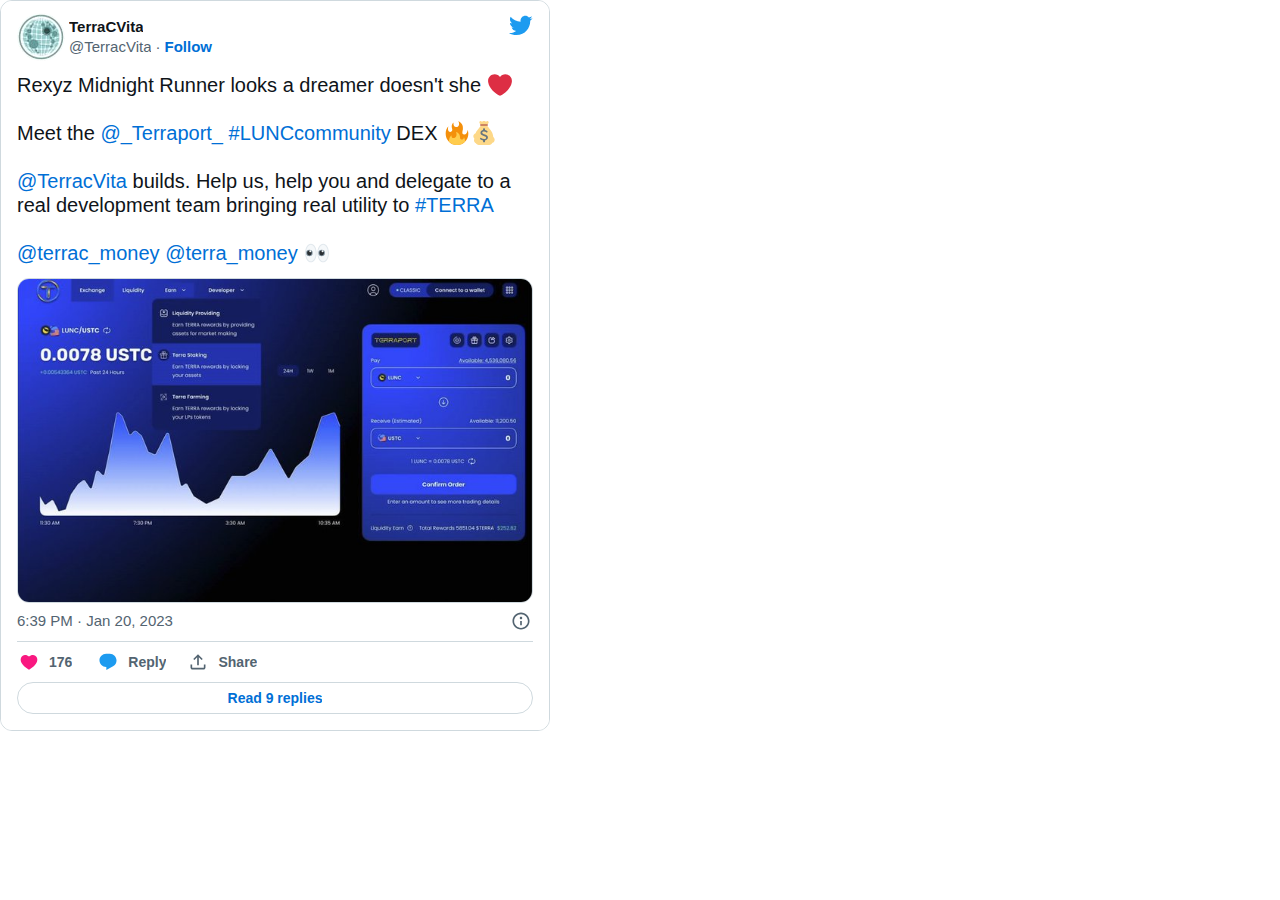
<file: index_2.html>
<!DOCTYPE html><html dir="ltr" lang="en" style="overflow-y: scroll; overscroll-behavior-y: none;" data-scrapbook-source="https://platform.twitter.com/embed/Tweet.html?creatorScreenName=thecryptobasic&amp;dnt=true&amp;embedId=twitter-widget-0&amp;features=[base64]&amp;frame=false&amp;hideCard=false&amp;hideThread=false&amp;id=1616596214467772416&amp;lang=en&amp;origin=https%3A%2F%2Fthecryptobasic.com%2F2023%2F01%2F21%2Fterracvita-gives-first-look-at-terra-classic-dex%2F&amp;sessionId=f7b3bb1399a1ec8c8a67bb8bb6a5c95b0e73ab20&amp;siteScreenName=thecryptobasic&amp;theme=light&amp;widgetsVersion=2b959255e8896%3A1673658205745&amp;width=550px"><head><style>input::placeholder { user-select: none; -webkit-user-select: none; } iframe { color-scheme: auto; }</style><style>@font-face {
  font-family: TwitterChirpExtendedHeavy;
  src: url("") format('woff2');
  src: url("") format('woff');
  font-weight: 800;
  font-style: 'normal';
  font-display: 'swap';
}
@font-face {
  font-family: TwitterChirp;
  src: url("") format('woff2');
  src: url("") format('woff');
  font-weight: 400;
  font-style: 'normal';
  font-display: 'swap';
}
@font-face {
  font-family: TwitterChirp;
  src: url("") format('woff2');
  src: url("") format('woff');
  font-weight: 500;
  font-style: 'normal';
  font-display: 'swap';
}
@font-face {
  font-family: TwitterChirp;
  src: url("") format('woff2');
  src: url("") format('woff');
  font-weight: 700;
  font-style: 'normal';
  font-display: 'swap';
}
@font-face {
  font-family: TwitterChirp;
  src: url("") format('woff2');
  src: url("") format('woff');
  font-weight: 800;
  font-style: 'normal';
  font-display: 'swap';
}</style><style id="react-native-stylesheet">[stylesheet-group="0"] { }
html { text-size-adjust: 100%; -webkit-tap-highlight-color: rgba(0, 0, 0, 0); }
body { margin: 0px; }
input::-webkit-search-cancel-button, input::-webkit-search-decoration, input::-webkit-search-results-button, input::-webkit-search-results-decoration { display: none; }
[stylesheet-group="0.1"] { }
:focus:not([data-focusvisible-polyfill]) { outline: none; }
[stylesheet-group="0.5"] { }
.css-4rbku5 { background-color: rgba(0, 0, 0, 0); color: inherit; font: inherit; list-style: none; margin: 0px; text-align: inherit; text-decoration: none; }
.css-18t94o4 { cursor: pointer; }
[stylesheet-group="1"] { }
.css-1dbjc4n { -webkit-box-align: stretch; -webkit-box-direction: normal; -webkit-box-orient: vertical; align-items: stretch; border: 0px solid black; box-sizing: border-box; display: flex; flex-basis: auto; flex-direction: column; flex-shrink: 0; margin: 0px; min-height: 0px; min-width: 0px; padding: 0px; position: relative; z-index: 0; }
.css-901oao { border: 0px solid black; box-sizing: border-box; color: rgb(0, 0, 0); display: inline; font: 14px -apple-system, BlinkMacSystemFont, "Segoe UI", Roboto, Helvetica, Arial, sans-serif; margin: 0px; padding: 0px; white-space: pre-wrap; overflow-wrap: break-word; }
.css-16my406 { color: inherit; font: inherit; white-space: inherit; }
.css-1hf3ou5 { max-width: 100%; overflow: hidden; text-overflow: ellipsis; white-space: nowrap; overflow-wrap: normal; }
.css-9pa8cd { inset: 0px; height: 100%; opacity: 0; position: absolute; width: 100%; z-index: -1; }
[stylesheet-group="2"] { }
.r-13awgt0 { flex: 1 1 0%; }
.r-1ets6dv { border-color: rgb(207, 217, 222); }
.r-1q9bdsx { border-radius: 12px; }
.r-rs99b7 { border-width: 1px; }
.r-1udh08x { overflow: hidden; }
.r-1adg3ll { display: block; }
.r-bztko3 { overflow: visible; }
.r-sdzlij { border-radius: 9999px; }
.r-6koalj { display: flex; }
.r-xoduu5 { display: inline-flex; }
.r-4qtqp9 { display: inline-block; }
.r-19fsva8 { margin: 0px; }
.r-1phboty { border-style: solid; }
.r-1471scf { display: inline; }
[stylesheet-group="2.1"] { }
.r-4amgru { margin-left: 4px; margin-right: 4px; }
.r-s1qlax { padding-left: 4px; padding-right: 4px; }
.r-ymttw5 { padding-left: 16px; padding-right: 16px; }
[stylesheet-group="2.2"] { }
.r-12vffkv > * { pointer-events: auto; }
.r-12vffkv { pointer-events: none !important; }
.r-1loqt21 { cursor: pointer; }
.r-vakc41 { max-width: 550px; }
.r-y54riw { min-width: 250px; }
.r-14lw9ot { background-color: rgb(255, 255, 255); }
.r-iphfwy { padding-bottom: 4px; }
.r-1qhn6m8 { padding-left: 16px; }
.r-i023vh { padding-right: 16px; }
.r-ttdzmv { padding-top: 12px; }
.r-o7ynqc { transition-duration: 0.2s; }
.r-6416eg { transition-property: background-color, box-shadow; }
.r-1ny4l3l { outline-style: none; }
.r-18u37iz { -webkit-box-direction: normal; -webkit-box-orient: horizontal; flex-direction: row; }
.r-kzbkwu { padding-bottom: 12px; }
.r-13qz1uu { width: 100%; }
.r-1p0dtai { bottom: 0px; }
.r-1pi2tsx { height: 100%; }
.r-1d2f490 { left: 0px; }
.r-u8s1d { position: absolute; }
.r-ipm5af { top: 0px; }
.r-1wyvozj { left: 50%; }
.r-1v2oles { top: 50%; }
.r-desppf { transform: translateX(-50%) translateY(-50%); }
.r-ggadg3 { left: -2px; }
.r-8jfcpp { top: -2px; }
.r-633pao { pointer-events: none !important; }
.r-12181gd { box-shadow: rgba(0, 0, 0, 0.03) 0px 0px 2px inset; }
.r-eqz5dr { -webkit-box-direction: normal; -webkit-box-orient: vertical; flex-direction: column; }
.r-1777fci { -webkit-box-pack: center; justify-content: center; }
.r-1kh6xel { max-width: calc(100% - 84px); }
.r-1wbh5a2 { flex-shrink: 1; }
.r-dnmrzs { max-width: 100%; }
.r-1awozwy { -webkit-box-align: center; align-items: center; }
.r-bcqeeo { min-width: 0px; }
.r-qvutc0 { overflow-wrap: break-word; }
.r-rjixqe { line-height: 20px; }
.r-1qd0xha { font-family: -apple-system, BlinkMacSystemFont, "Segoe UI", Roboto, Helvetica, Arial, sans-serif; }
.r-a023e6 { font-size: 15px; }
.r-b88u0q { font-weight: 700; }
.r-3s2u2q { white-space: nowrap; }
.r-poiln3 { font-family: inherit; }
.r-16dba41 { font-weight: 400; }
.r-1q142lx { flex-shrink: 0; }
.r-1jj8364 { margin-left: auto; }
.r-yyyyoo { fill: currentcolor; }
.r-1xvli5t { height: 1.25em; }
.r-bnwqim { position: relative; }
.r-1plcrui { vertical-align: text-bottom; }
.r-lrvibr { user-select: none; }
.r-1cvl2hr { color: rgb(29, 155, 240); }
.r-6zzn7w { height: 25px; }
.r-q1j0wu { width: 25px; }
.r-1dqbpge { cursor: text; }
.r-dflpy8 { height: 1.2em; }
.r-sjv1od { margin-left: 0.075em; }
.r-zw8f10 { margin-right: 0.075em; }
.r-10akycc { vertical-align: -20%; }
.r-h9hxbl { width: 1.2em; }
.r-1s2bzr4 { margin-top: 12px; }
.r-1bymd8e { margin-top: 2px; }
.r-1d09ksm { -webkit-box-align: baseline; align-items: baseline; }
.r-1w6e6rj { flex-wrap: wrap; }
.r-9aw3ui { gap: 4px; }
.r-mabqd8 { height: 32px; }
.r-2eo2mk { margin-right: -4px; }
.r-1yvhtrz { width: 32px; }
.r-14j79pv { color: rgb(83, 100, 113); }
.r-n6v787 { font-size: 13px; }
.r-1habvwh { -webkit-box-align: start; align-items: flex-start; }
.r-5kkj8d { border-top-width: 1px; }
.r-14gqq1x { margin-top: 4px; }
.r-1h8ys4a { padding-top: 4px; }
.r-1mf7evn { margin-right: 20px; }
.r-cnkkqs { margin-left: -4px; }
.r-vkub15 { color: rgb(249, 24, 128); }
.r-1sreavd { fill: rgb(249, 24, 128); }
.r-1b43r93 { font-size: 14px; }
.r-1cwl3u0 { line-height: 16px; }
.r-13hce6t { margin-left: 4px; }
.r-4r3dic { fill: rgb(29, 155, 240); }
.r-15ysp7h { min-height: 32px; }
.r-4wgw6l { min-width: 32px; }
.r-q4m81j { text-align: center; }
.r-16y2uox { -webkit-box-flex: 1; flex-grow: 1; }
.r-1mlwlqe { flex-basis: auto; }
.r-417010 { z-index: 0; }
.r-1niwhzg { background-color: rgba(0, 0, 0, 0); }
.r-vvn4in { background-position: center center; }
.r-u6sd8q { background-repeat: no-repeat; }
.r-4gszlv { background-size: cover; }
.r-zchlnj { right: 0px; }
.r-1wyyakw { z-index: -1; }
.r-adyw6z { font-size: 20px; }
.r-135wba7 { line-height: 24px; }</style><meta charset="UTF-8"><title>Twitter Embed</title><style>undefined</style><link rel="stylesheet" href="css2.css"></head><body><div id="app"><div class="css-1dbjc4n r-13awgt0 r-12vffkv"><div class="css-1dbjc4n r-13awgt0 r-12vffkv"><div class="css-1dbjc4n r-1ets6dv r-1q9bdsx r-rs99b7 r-1loqt21 r-vakc41 r-y54riw r-1udh08x"><div tabindex="0"></div><article role="article" tabindex="0" class="css-1dbjc4n r-14lw9ot r-1ny4l3l r-iphfwy r-1qhn6m8 r-i023vh r-ttdzmv r-o7ynqc r-6416eg"><a href="https://twitter.com/TerracVita/status/1616596214467772416?ref_src=twsrc%5Etfw%7Ctwcamp%5Etweetembed%7Ctwterm%5E1616596214467772416%7Ctwgr%5Ef7b3bb1399a1ec8c8a67bb8bb6a5c95b0e73ab20%7Ctwcon%5Es1_&amp;ref_url=https%3A%2F%2Fthecryptobasic.com%2F2023%2F01%2F21%2Fterracvita-gives-first-look-at-terra-classic-dex%2F" rel="noopener noreferrer nofollow" target="_blank" aria-label="Visit this Tweet on Twitter" role="link" class="css-4rbku5 css-18t94o4 css-1dbjc4n r-1loqt21"></a><div class="css-1dbjc4n r-18u37iz r-kzbkwu"><div class="css-1dbjc4n r-1ny4l3l"><div class="css-1dbjc4n r-1adg3ll r-bztko3" data-testid="UserAvatar-Container-TerracVita" style="height: 48px; width: 48px;"><div class="r-1adg3ll r-13qz1uu" style="padding-bottom: 100%;"></div><div class="r-1p0dtai r-1pi2tsx r-1d2f490 r-u8s1d r-ipm5af r-13qz1uu"><div class="css-1dbjc4n r-1adg3ll r-1pi2tsx r-1wyvozj r-bztko3 r-u8s1d r-1v2oles r-desppf r-13qz1uu"><div class="r-1adg3ll r-13qz1uu" style="padding-bottom: 100%;"></div><div class="r-1p0dtai r-1pi2tsx r-1d2f490 r-u8s1d r-ipm5af r-13qz1uu"><div class="css-1dbjc4n r-sdzlij r-ggadg3 r-1udh08x r-u8s1d r-8jfcpp" style="height: calc(100% - -4px); width: calc(100% - -4px);"><a href="https://twitter.com/TerracVita?ref_src=twsrc%5Etfw%7Ctwcamp%5Etweetembed%7Ctwterm%5E1616596214467772416%7Ctwgr%5Ef7b3bb1399a1ec8c8a67bb8bb6a5c95b0e73ab20%7Ctwcon%5Es1_&amp;ref_url=https%3A%2F%2Fthecryptobasic.com%2F2023%2F01%2F21%2Fterracvita-gives-first-look-at-terra-classic-dex%2F" rel="noopener noreferrer nofollow" target="_blank" aria-hidden="true" role="link" tabindex="-1" class="css-4rbku5 css-18t94o4 css-1dbjc4n r-1loqt21 r-1pi2tsx r-1ny4l3l r-o7ynqc r-6416eg r-13qz1uu" style="background-color: rgba(0, 0, 0, 0);"><div class="css-1dbjc4n r-sdzlij r-1wyvozj r-1udh08x r-633pao r-u8s1d r-1v2oles r-desppf" style="height: calc(100% - 4px); width: calc(100% - 4px);"><div class="css-1dbjc4n r-1pi2tsx r-13qz1uu" style="background-color: rgba(0, 0, 0, 0);"></div></div><div class="css-1dbjc4n r-sdzlij r-1wyvozj r-1udh08x r-633pao r-u8s1d r-1v2oles r-desppf" style="height: calc(100% - 4px); width: calc(100% - 4px);"><div class="css-1dbjc4n r-14lw9ot r-1pi2tsx r-13qz1uu"></div></div><div class="css-1dbjc4n r-14lw9ot r-sdzlij r-1wyvozj r-1udh08x r-633pao r-u8s1d r-1v2oles r-desppf" style="height: calc(100% - 4px); width: calc(100% - 4px);"><div class="css-1dbjc4n r-1adg3ll r-1udh08x" style=""><div class="r-1adg3ll r-13qz1uu" style="padding-bottom: 100%;"></div><div class="r-1p0dtai r-1pi2tsx r-1d2f490 r-u8s1d r-ipm5af r-13qz1uu"><div aria-label="" class="css-1dbjc4n r-1p0dtai r-1mlwlqe r-1d2f490 r-1udh08x r-u8s1d r-zchlnj r-ipm5af r-417010" style=""><div class="css-1dbjc4n r-1niwhzg r-vvn4in r-u6sd8q r-4gszlv r-1p0dtai r-1pi2tsx r-1d2f490 r-u8s1d r-zchlnj r-ipm5af r-13qz1uu r-1wyyakw" style="background-image: url(&quot;1YWRDj3N_normal.jpg&quot;);"></div><img alt="" draggable="true" src="1YWRDj3N_normal.jpg" class="css-9pa8cd"></div></div></div></div><div class="css-1dbjc4n r-sdzlij r-1wyvozj r-1udh08x r-u8s1d r-1v2oles r-desppf" style="height: calc(100% - 4px); width: calc(100% - 4px);"><div class="css-1dbjc4n r-12181gd r-1pi2tsx r-1ny4l3l r-o7ynqc r-6416eg r-13qz1uu"></div></div></a></div></div></div></div></div></div><div class="css-1dbjc4n r-eqz5dr r-1777fci r-4amgru r-1kh6xel"><div class="css-1dbjc4n r-1ny4l3l"><div class="css-1dbjc4n r-1wbh5a2 r-dnmrzs r-1ny4l3l"><div class="css-1dbjc4n r-1wbh5a2 r-dnmrzs r-1ny4l3l"><a href="https://twitter.com/TerracVita?ref_src=twsrc%5Etfw%7Ctwcamp%5Etweetembed%7Ctwterm%5E1616596214467772416%7Ctwgr%5Ef7b3bb1399a1ec8c8a67bb8bb6a5c95b0e73ab20%7Ctwcon%5Es1_&amp;ref_url=https%3A%2F%2Fthecryptobasic.com%2F2023%2F01%2F21%2Fterracvita-gives-first-look-at-terra-classic-dex%2F" rel="noopener noreferrer nofollow" target="_blank" role="link" class="css-4rbku5 css-18t94o4 css-1dbjc4n r-1loqt21 r-1wbh5a2 r-dnmrzs r-1ny4l3l"><div class="css-1dbjc4n r-1awozwy r-18u37iz r-dnmrzs"><div dir="auto" class="css-901oao r-1awozwy r-6koalj r-1qd0xha r-a023e6 r-b88u0q r-rjixqe r-bcqeeo r-1udh08x r-3s2u2q r-qvutc0" style="color: rgb(15, 20, 25);"><span class="css-901oao css-16my406 css-1hf3ou5 r-poiln3 r-bcqeeo r-qvutc0"><span class="css-901oao css-16my406 r-poiln3 r-bcqeeo r-qvutc0">TerraCVita</span></span></div><div dir="auto" class="css-901oao r-xoduu5 r-18u37iz r-1q142lx r-1qd0xha r-a023e6 r-16dba41 r-rjixqe r-bcqeeo r-qvutc0" style="color: rgb(15, 20, 25);"></div></div></a><div class="css-1dbjc4n r-1awozwy r-18u37iz r-1wbh5a2"><a href="https://twitter.com/TerracVita?ref_src=twsrc%5Etfw%7Ctwcamp%5Etweetembed%7Ctwterm%5E1616596214467772416%7Ctwgr%5Ef7b3bb1399a1ec8c8a67bb8bb6a5c95b0e73ab20%7Ctwcon%5Es1_&amp;ref_url=https%3A%2F%2Fthecryptobasic.com%2F2023%2F01%2F21%2Fterracvita-gives-first-look-at-terra-classic-dex%2F" rel="noopener noreferrer nofollow" target="_blank" role="link" tabindex="-1" class="css-4rbku5 css-18t94o4 css-1dbjc4n r-1loqt21 r-1wbh5a2 r-dnmrzs r-1ny4l3l"><div class="css-1dbjc4n"><div dir="ltr" class="css-901oao css-1hf3ou5 r-18u37iz r-1qd0xha r-a023e6 r-16dba41 r-rjixqe r-bcqeeo r-qvutc0" style="color: rgb(83, 100, 113);"><span class="css-901oao css-16my406 r-poiln3 r-bcqeeo r-qvutc0">@TerracVita</span></div></div></a><div class="css-1dbjc4n r-18u37iz r-1q142lx"><div dir="auto" aria-hidden="true" class="css-901oao r-1q142lx r-1qd0xha r-a023e6 r-16dba41 r-rjixqe r-bcqeeo r-s1qlax r-qvutc0" style="color: rgb(83, 100, 113);"><span class="css-901oao css-16my406 r-poiln3 r-bcqeeo r-qvutc0">·</span></div><a href="https://twitter.com/intent/follow?ref_src=twsrc%5Etfw%7Ctwcamp%5Etweetembed%7Ctwterm%5E1616596214467772416%7Ctwgr%5Ef7b3bb1399a1ec8c8a67bb8bb6a5c95b0e73ab20%7Ctwcon%5Es1_&amp;ref_url=https%3A%2F%2Fthecryptobasic.com%2F2023%2F01%2F21%2Fterracvita-gives-first-look-at-terra-classic-dex%2F&amp;screen_name=TerracVita" dir="auto" rel="noopener noreferrer nofollow" target="_blank" role="link" class="css-4rbku5 css-18t94o4 css-901oao r-1loqt21 r-1qd0xha r-a023e6 r-b88u0q r-rjixqe r-bcqeeo r-qvutc0" style="color: rgb(0, 111, 214);"><span class="css-901oao css-16my406 r-poiln3 r-bcqeeo r-qvutc0">Follow</span></a></div></div></div></div></div></div><a href="https://twitter.com/TerracVita/status/1616596214467772416?ref_src=twsrc%5Etfw%7Ctwcamp%5Etweetembed%7Ctwterm%5E1616596214467772416%7Ctwgr%5Ef7b3bb1399a1ec8c8a67bb8bb6a5c95b0e73ab20%7Ctwcon%5Es1_&amp;ref_url=https%3A%2F%2Fthecryptobasic.com%2F2023%2F01%2F21%2Fterracvita-gives-first-look-at-terra-classic-dex%2F" rel="noopener noreferrer nofollow" target="_blank" aria-label="View on Twitter" role="link" class="css-4rbku5 css-18t94o4 css-1dbjc4n r-sdzlij r-1loqt21 r-1jj8364 r-1ny4l3l r-o7ynqc r-6416eg"><svg viewBox="0 0 24 24" aria-hidden="true" class="r-1cvl2hr r-4qtqp9 r-yyyyoo r-6zzn7w r-19fsva8 r-dnmrzs r-bnwqim r-1plcrui r-lrvibr r-q1j0wu"><g><path d="M23.643 4.937c-.835.37-1.732.62-2.675.733.962-.576 1.7-1.49 2.048-2.578-.9.534-1.897.922-2.958 1.13-.85-.904-2.06-1.47-3.4-1.47-2.572 0-4.658 2.086-4.658 4.66 0 .364.042.718.12 1.06-3.873-.195-7.304-2.05-9.602-4.868-.4.69-.63 1.49-.63 2.342 0 1.616.823 3.043 2.072 3.878-.764-.025-1.482-.234-2.11-.583v.06c0 2.257 1.605 4.14 3.737 4.568-.392.106-.803.162-1.227.162-.3 0-.593-.028-.877-.082.593 1.85 2.313 3.198 4.352 3.234-1.595 1.25-3.604 1.995-5.786 1.995-.376 0-.747-.022-1.112-.065 2.062 1.323 4.51 2.093 7.14 2.093 8.57 0 13.255-7.098 13.255-13.254 0-.2-.005-.402-.014-.602.91-.658 1.7-1.477 2.323-2.41z"></path></g></svg></a></div><div class="css-1dbjc4n"><div dir="auto" lang="en" class="css-901oao r-1dqbpge r-1qd0xha r-adyw6z r-16dba41 r-135wba7 r-bcqeeo r-bnwqim r-qvutc0" data-testid="tweetText" style="color: rgb(15, 20, 25);"><span class="css-901oao css-16my406 r-poiln3 r-bcqeeo r-qvutc0">Rexyz Midnight Runner looks a dreamer doesn't she </span><img alt="❤️" draggable="false" src="2764.svg" class="r-4qtqp9 r-dflpy8 r-sjv1od r-zw8f10 r-10akycc r-h9hxbl"><span class="css-901oao css-16my406 r-poiln3 r-bcqeeo r-qvutc0">

Meet the </span><span class="r-18u37iz"><a dir="ltr" href="https://twitter.com/_Terraport_?ref_src=twsrc%5Etfw%7Ctwcamp%5Etweetembed%7Ctwterm%5E1616596214467772416%7Ctwgr%5Ef7b3bb1399a1ec8c8a67bb8bb6a5c95b0e73ab20%7Ctwcon%5Es1_&amp;ref_url=https%3A%2F%2Fthecryptobasic.com%2F2023%2F01%2F21%2Fterracvita-gives-first-look-at-terra-classic-dex%2F" rel="noopener noreferrer nofollow" target="_blank" role="link" class="css-4rbku5 css-18t94o4 css-901oao css-16my406 r-1loqt21 r-poiln3 r-bcqeeo r-qvutc0" style="color: rgb(0, 111, 214);">@_Terraport_</a></span><span class="css-901oao css-16my406 r-poiln3 r-bcqeeo r-qvutc0"> </span><span class="r-18u37iz"><a dir="ltr" href="https://twitter.com/hashtag/LUNCcommunity?ref_src=twsrc%5Etfw%7Ctwcamp%5Etweetembed%7Ctwterm%5E1616596214467772416%7Ctwgr%5Ef7b3bb1399a1ec8c8a67bb8bb6a5c95b0e73ab20%7Ctwcon%5Es1_&amp;ref_url=https%3A%2F%2Fthecryptobasic.com%2F2023%2F01%2F21%2Fterracvita-gives-first-look-at-terra-classic-dex%2F&amp;src=hashtag_click" rel="noopener noreferrer nofollow" target="_blank" role="link" class="css-4rbku5 css-18t94o4 css-901oao css-16my406 r-1loqt21 r-poiln3 r-bcqeeo r-qvutc0" style="color: rgb(0, 111, 214);">#LUNCcommunity</a></span><span class="css-901oao css-16my406 r-poiln3 r-bcqeeo r-qvutc0"> DEX </span><img alt="🔥" draggable="false" src="1f525.svg" class="r-4qtqp9 r-dflpy8 r-sjv1od r-zw8f10 r-10akycc r-h9hxbl"><img alt="💰" draggable="false" src="1f4b0.svg" class="r-4qtqp9 r-dflpy8 r-sjv1od r-zw8f10 r-10akycc r-h9hxbl"><span class="css-901oao css-16my406 r-poiln3 r-bcqeeo r-qvutc0">

</span><span class="r-18u37iz"><a dir="ltr" href="https://twitter.com/TerracVita?ref_src=twsrc%5Etfw%7Ctwcamp%5Etweetembed%7Ctwterm%5E1616596214467772416%7Ctwgr%5Ef7b3bb1399a1ec8c8a67bb8bb6a5c95b0e73ab20%7Ctwcon%5Es1_&amp;ref_url=https%3A%2F%2Fthecryptobasic.com%2F2023%2F01%2F21%2Fterracvita-gives-first-look-at-terra-classic-dex%2F" rel="noopener noreferrer nofollow" target="_blank" role="link" class="css-4rbku5 css-18t94o4 css-901oao css-16my406 r-1loqt21 r-poiln3 r-bcqeeo r-qvutc0" style="color: rgb(0, 111, 214);">@TerracVita</a></span><span class="css-901oao css-16my406 r-poiln3 r-bcqeeo r-qvutc0"> builds. Help us, help you and delegate to a real development team bringing real utility to </span><span class="r-18u37iz"><a dir="ltr" href="https://twitter.com/hashtag/TERRA?ref_src=twsrc%5Etfw%7Ctwcamp%5Etweetembed%7Ctwterm%5E1616596214467772416%7Ctwgr%5Ef7b3bb1399a1ec8c8a67bb8bb6a5c95b0e73ab20%7Ctwcon%5Es1_&amp;ref_url=https%3A%2F%2Fthecryptobasic.com%2F2023%2F01%2F21%2Fterracvita-gives-first-look-at-terra-classic-dex%2F&amp;src=hashtag_click" rel="noopener noreferrer nofollow" target="_blank" role="link" class="css-4rbku5 css-18t94o4 css-901oao css-16my406 r-1loqt21 r-poiln3 r-bcqeeo r-qvutc0" style="color: rgb(0, 111, 214);">#TERRA</a></span><span class="css-901oao css-16my406 r-poiln3 r-bcqeeo r-qvutc0">

</span><span class="r-18u37iz"><a dir="ltr" href="https://twitter.com/terrac_money?ref_src=twsrc%5Etfw%7Ctwcamp%5Etweetembed%7Ctwterm%5E1616596214467772416%7Ctwgr%5Ef7b3bb1399a1ec8c8a67bb8bb6a5c95b0e73ab20%7Ctwcon%5Es1_&amp;ref_url=https%3A%2F%2Fthecryptobasic.com%2F2023%2F01%2F21%2Fterracvita-gives-first-look-at-terra-classic-dex%2F" rel="noopener noreferrer nofollow" target="_blank" role="link" class="css-4rbku5 css-18t94o4 css-901oao css-16my406 r-1loqt21 r-poiln3 r-bcqeeo r-qvutc0" style="color: rgb(0, 111, 214);">@terrac_money</a></span><span class="css-901oao css-16my406 r-poiln3 r-bcqeeo r-qvutc0"> </span><span class="r-18u37iz"><a dir="ltr" href="https://twitter.com/terra_money?ref_src=twsrc%5Etfw%7Ctwcamp%5Etweetembed%7Ctwterm%5E1616596214467772416%7Ctwgr%5Ef7b3bb1399a1ec8c8a67bb8bb6a5c95b0e73ab20%7Ctwcon%5Es1_&amp;ref_url=https%3A%2F%2Fthecryptobasic.com%2F2023%2F01%2F21%2Fterracvita-gives-first-look-at-terra-classic-dex%2F" rel="noopener noreferrer nofollow" target="_blank" role="link" class="css-4rbku5 css-18t94o4 css-901oao css-16my406 r-1loqt21 r-poiln3 r-bcqeeo r-qvutc0" style="color: rgb(0, 111, 214);">@terra_money</a></span><span class="css-901oao css-16my406 r-poiln3 r-bcqeeo r-qvutc0"> </span><img alt="👀" draggable="false" src="1f440.svg" class="r-4qtqp9 r-dflpy8 r-sjv1od r-zw8f10 r-10akycc r-h9hxbl"></div></div><div class="css-1dbjc4n r-1ets6dv r-1q9bdsx r-1phboty r-rs99b7 r-1s2bzr4 r-1udh08x"><div class="css-1dbjc4n"><a href="https://twitter.com/TerracVita/status/1616596214467772416/photo/1?ref_src=twsrc%5Etfw%7Ctwcamp%5Etweetembed%7Ctwterm%5E1616596214467772416%7Ctwgr%5Ef7b3bb1399a1ec8c8a67bb8bb6a5c95b0e73ab20%7Ctwcon%5Es1_&amp;ref_url=https%3A%2F%2Fthecryptobasic.com%2F2023%2F01%2F21%2Fterracvita-gives-first-look-at-terra-classic-dex%2F" rel="noopener noreferrer nofollow" target="_blank" role="link" class="css-4rbku5 css-18t94o4 css-1dbjc4n r-1loqt21 r-1pi2tsx r-1ny4l3l"><div class="css-1dbjc4n r-1adg3ll r-1udh08x" style=""><div class="r-1adg3ll r-13qz1uu" style="padding-bottom: 62.9883%;"></div><div class="r-1p0dtai r-1pi2tsx r-1d2f490 r-u8s1d r-ipm5af r-13qz1uu"><div aria-label="Image" class="css-1dbjc4n r-1p0dtai r-1mlwlqe r-1d2f490 r-1udh08x r-u8s1d r-zchlnj r-ipm5af r-417010" style="margin: 0px;"><div class="css-1dbjc4n r-1niwhzg r-vvn4in r-u6sd8q r-4gszlv r-1p0dtai r-1pi2tsx r-1d2f490 r-u8s1d r-zchlnj r-ipm5af r-13qz1uu r-1wyyakw" style="background-image: url(&quot;Fm9NsKoXkAIE5KU.jpeg&quot;);"></div><img alt="Image" draggable="true" src="Fm9NsKoXkAIE5KU.jpeg" class="css-9pa8cd"></div></div></div></a></div></div><div class="css-1dbjc4n r-1awozwy r-18u37iz r-1bymd8e"><div dir="auto" class="css-901oao css-1hf3ou5 r-1qd0xha r-a023e6 r-16dba41 r-rjixqe r-bcqeeo r-qvutc0" style="color: rgb(15, 20, 25);"><span class="css-901oao css-16my406 r-poiln3 r-bcqeeo r-qvutc0" style="color: rgb(83, 100, 113);"><div class="css-1dbjc4n r-1d09ksm r-1471scf r-18u37iz r-1wbh5a2"><a href="https://twitter.com/TerracVita/status/1616596214467772416?ref_src=twsrc%5Etfw%7Ctwcamp%5Etweetembed%7Ctwterm%5E1616596214467772416%7Ctwgr%5Ef7b3bb1399a1ec8c8a67bb8bb6a5c95b0e73ab20%7Ctwcon%5Es1_&amp;ref_url=https%3A%2F%2Fthecryptobasic.com%2F2023%2F01%2F21%2Fterracvita-gives-first-look-at-terra-classic-dex%2F" rel="noopener noreferrer nofollow" target="_blank" aria-label="6:39 PM · Jan 20, 2023" role="link" class="css-4rbku5 css-18t94o4 css-901oao css-16my406 r-14j79pv r-1loqt21 r-xoduu5 r-1q142lx r-1w6e6rj r-poiln3 r-9aw3ui r-bcqeeo r-3s2u2q r-qvutc0" style=""><time datetime="2023-01-21T00:39:07.000Z">6:39 PM · Jan 20, 2023</time></a></div></span></div><a href="https://help.twitter.com/en/twitter-for-websites-ads-info-and-privacy" rel="noopener noreferrer nofollow" target="_blank" aria-label="Twitter Ads info and privacy" role="link" class="css-4rbku5 css-18t94o4 css-1dbjc4n r-sdzlij r-1loqt21 r-mabqd8 r-1777fci r-1jj8364 r-2eo2mk r-1ny4l3l r-o7ynqc r-6416eg r-1yvhtrz"><svg viewBox="0 0 24 24" aria-hidden="true" class="r-14j79pv r-4qtqp9 r-yyyyoo r-1xvli5t r-dnmrzs r-bnwqim r-1plcrui r-lrvibr"><g><path d="M13.5 8.5c0 .83-.67 1.5-1.5 1.5s-1.5-.67-1.5-1.5S11.17 7 12 7s1.5.67 1.5 1.5zM13 17v-5h-2v5h2zm-1 5.25c5.66 0 10.25-4.59 10.25-10.25S17.66 1.75 12 1.75 1.75 6.34 1.75 12 6.34 22.25 12 22.25zM20.25 12c0 4.56-3.69 8.25-8.25 8.25S3.75 16.56 3.75 12 7.44 3.75 12 3.75s8.25 3.69 8.25 8.25z"></path></g></svg></a></div><div class="css-1dbjc4n r-1habvwh r-1ets6dv r-5kkj8d r-18u37iz r-14gqq1x r-1h8ys4a"><a href="https://twitter.com/intent/like?ref_src=twsrc%5Etfw%7Ctwcamp%5Etweetembed%7Ctwterm%5E1616596214467772416%7Ctwgr%5Ef7b3bb1399a1ec8c8a67bb8bb6a5c95b0e73ab20%7Ctwcon%5Es1_&amp;ref_url=https%3A%2F%2Fthecryptobasic.com%2F2023%2F01%2F21%2Fterracvita-gives-first-look-at-terra-classic-dex%2F&amp;tweet_id=1616596214467772416" rel="noopener noreferrer nofollow" target="_blank" aria-label="Like. This Tweet has 176 likes" role="link" class="css-4rbku5 css-18t94o4 css-1dbjc4n r-1awozwy r-1loqt21 r-18u37iz r-1mf7evn r-1ny4l3l r-o7ynqc r-6416eg"><div tabindex="-1" class="css-1dbjc4n r-sdzlij r-mabqd8 r-1777fci r-cnkkqs r-1yvhtrz"><svg viewBox="0 0 24 24" aria-hidden="true" class="r-vkub15 r-4qtqp9 r-1sreavd r-1xvli5t r-dnmrzs r-bnwqim r-1plcrui r-lrvibr"><g><path d="M20.884 13.19c-1.351 2.48-4.001 5.12-8.379 7.67l-.503.3-.504-.3c-4.379-2.55-7.029-5.19-8.382-7.67-1.36-2.5-1.41-4.86-.514-6.67.887-1.79 2.647-2.91 4.601-3.01 1.651-.09 3.368.56 4.798 2.01 1.429-1.45 3.146-2.1 4.796-2.01 1.954.1 3.714 1.22 4.601 3.01.896 1.81.846 4.17-.514 6.67z"></path></g></svg></div><div dir="auto" class="css-901oao css-1hf3ou5 r-14j79pv r-1qd0xha r-1b43r93 r-b88u0q r-1cwl3u0 r-13hce6t r-bcqeeo r-qvutc0"><span class="css-901oao css-16my406 r-poiln3 r-bcqeeo r-qvutc0">176</span></div></a><a href="https://twitter.com/intent/tweet?ref_src=twsrc%5Etfw%7Ctwcamp%5Etweetembed%7Ctwterm%5E1616596214467772416%7Ctwgr%5Ef7b3bb1399a1ec8c8a67bb8bb6a5c95b0e73ab20%7Ctwcon%5Es1_&amp;ref_url=https%3A%2F%2Fthecryptobasic.com%2F2023%2F01%2F21%2Fterracvita-gives-first-look-at-terra-classic-dex%2F&amp;in_reply_to=1616596214467772416" rel="noopener noreferrer nofollow" target="_blank" aria-label="Reply to this Tweet on Twitter" role="link" class="css-4rbku5 css-18t94o4 css-1dbjc4n r-1awozwy r-1loqt21 r-18u37iz r-1mf7evn r-1ny4l3l r-o7ynqc r-6416eg"><div tabindex="-1" class="css-1dbjc4n r-sdzlij r-mabqd8 r-1777fci r-1yvhtrz"><svg viewBox="0 0 24 24" aria-hidden="true" class="r-1cvl2hr r-4qtqp9 r-4r3dic r-1xvli5t r-dnmrzs r-bnwqim r-1plcrui r-lrvibr"><g><path d="M1.751 10c0-4.42 3.584-8 8.005-8h4.366c4.49 0 8.129 3.64 8.129 8.13 0 2.96-1.607 5.68-4.196 7.11l-8.054 4.46v-3.69h-.067c-4.49.1-8.183-3.51-8.183-8.01z"></path></g></svg></div><div dir="auto" class="css-901oao css-1hf3ou5 r-14j79pv r-1qd0xha r-1b43r93 r-b88u0q r-1cwl3u0 r-13hce6t r-bcqeeo r-qvutc0"><span class="css-901oao css-16my406 r-poiln3 r-bcqeeo r-qvutc0">Reply</span></div></a><div role="button" tabindex="0" class="css-18t94o4 css-1dbjc4n r-1awozwy r-18u37iz r-1wbh5a2 r-1ny4l3l r-o7ynqc r-6416eg"><div tabindex="-1" class="css-1dbjc4n r-sdzlij r-mabqd8 r-1777fci r-cnkkqs r-1yvhtrz"><svg viewBox="0 0 24 24" aria-hidden="true" class="r-14j79pv r-4qtqp9 r-yyyyoo r-1xvli5t r-dnmrzs r-bnwqim r-1plcrui r-lrvibr"><g><path d="M12 2.59l5.7 5.7-1.41 1.42L13 6.41V16h-2V6.41l-3.3 3.3-1.41-1.42L12 2.59zM21 15l-.02 3.51c0 1.38-1.12 2.49-2.5 2.49H5.5C4.11 21 3 19.88 3 18.5V15h2v3.5c0 .28.22.5.5.5h12.98c.28 0 .5-.22.5-.5L19 15h2z"></path></g></svg></div><div dir="auto" class="css-901oao css-1hf3ou5 r-14j79pv r-1qd0xha r-1b43r93 r-b88u0q r-1cwl3u0 r-13hce6t r-bcqeeo r-qvutc0"><span class="css-901oao css-16my406 r-poiln3 r-bcqeeo r-qvutc0">Share</span></div></div></div><div class="css-1dbjc4n r-kzbkwu r-1h8ys4a"><a href="https://twitter.com/TerracVita/status/1616596214467772416?ref_src=twsrc%5Etfw%7Ctwcamp%5Etweetembed%7Ctwterm%5E1616596214467772416%7Ctwgr%5Ef7b3bb1399a1ec8c8a67bb8bb6a5c95b0e73ab20%7Ctwcon%5Es1_&amp;ref_url=https%3A%2F%2Fthecryptobasic.com%2F2023%2F01%2F21%2Fterracvita-gives-first-look-at-terra-classic-dex%2F" rel="noopener noreferrer nofollow" target="_blank" role="link" class="css-4rbku5 css-18t94o4 css-1dbjc4n r-1ets6dv r-sdzlij r-1phboty r-rs99b7 r-1loqt21 r-15ysp7h r-4wgw6l r-1ny4l3l r-ymttw5 r-o7ynqc r-6416eg r-lrvibr" style="background-color: rgba(0, 0, 0, 0);"><div dir="auto" class="css-901oao r-1awozwy r-6koalj r-18u37iz r-16y2uox r-1qd0xha r-a023e6 r-b88u0q r-1777fci r-rjixqe r-bcqeeo r-q4m81j r-qvutc0" style="color: rgb(0, 111, 214);"><span class="css-901oao css-16my406 css-1hf3ou5 r-poiln3 r-1b43r93 r-1cwl3u0 r-bcqeeo r-qvutc0"><span class="css-901oao css-16my406 r-poiln3 r-bcqeeo r-qvutc0">Read 9 replies</span></span></div></a></div></article></div></div></div></div><div style="width: 0px; height: 0px;"></div></body></html>
</file>
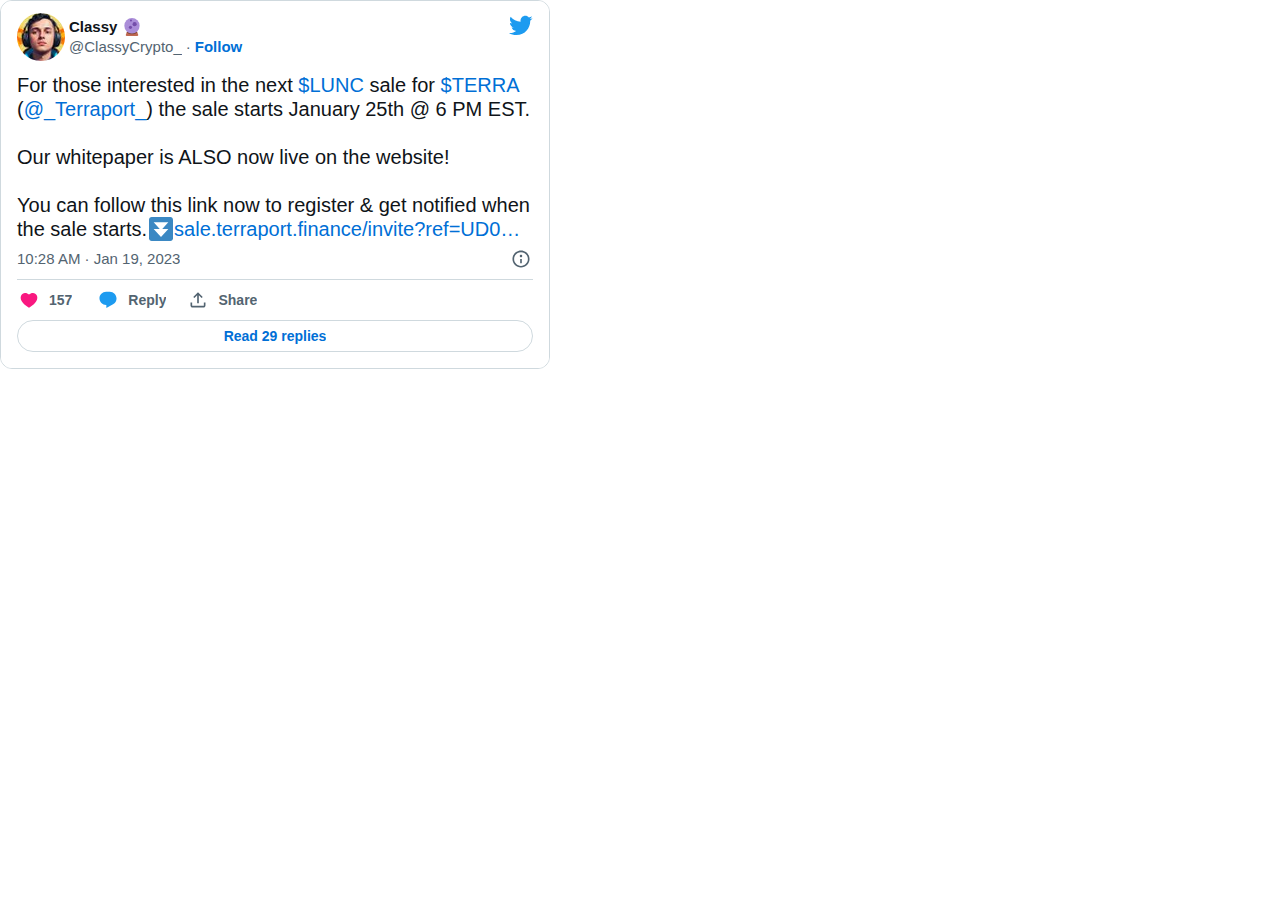
<file: index_4.html>
<!DOCTYPE html><html dir="ltr" lang="en" style="overflow-y: scroll; overscroll-behavior-y: none;" data-scrapbook-source="https://platform.twitter.com/embed/Tweet.html?creatorScreenName=thecryptobasic&amp;dnt=true&amp;embedId=twitter-widget-1&amp;features=[base64]&amp;frame=false&amp;hideCard=false&amp;hideThread=false&amp;id=1616110339925413890&amp;lang=en&amp;origin=https%3A%2F%2Fthecryptobasic.com%2F2023%2F01%2F21%2Fterracvita-gives-first-look-at-terra-classic-dex%2F&amp;sessionId=f7b3bb1399a1ec8c8a67bb8bb6a5c95b0e73ab20&amp;siteScreenName=thecryptobasic&amp;theme=light&amp;widgetsVersion=2b959255e8896%3A1673658205745&amp;width=550px"><head><style>input::placeholder { user-select: none; -webkit-user-select: none; } iframe { color-scheme: auto; }</style><style>@font-face {
  font-family: TwitterChirpExtendedHeavy;
  src: url("") format('woff2');
  src: url("") format('woff');
  font-weight: 800;
  font-style: 'normal';
  font-display: 'swap';
}
@font-face {
  font-family: TwitterChirp;
  src: url("") format('woff2');
  src: url("") format('woff');
  font-weight: 400;
  font-style: 'normal';
  font-display: 'swap';
}
@font-face {
  font-family: TwitterChirp;
  src: url("") format('woff2');
  src: url("") format('woff');
  font-weight: 500;
  font-style: 'normal';
  font-display: 'swap';
}
@font-face {
  font-family: TwitterChirp;
  src: url("") format('woff2');
  src: url("") format('woff');
  font-weight: 700;
  font-style: 'normal';
  font-display: 'swap';
}
@font-face {
  font-family: TwitterChirp;
  src: url("") format('woff2');
  src: url("") format('woff');
  font-weight: 800;
  font-style: 'normal';
  font-display: 'swap';
}</style><style id="react-native-stylesheet">[stylesheet-group="0"] { }
html { text-size-adjust: 100%; -webkit-tap-highlight-color: rgba(0, 0, 0, 0); }
body { margin: 0px; }
input::-webkit-search-cancel-button, input::-webkit-search-decoration, input::-webkit-search-results-button, input::-webkit-search-results-decoration { display: none; }
[stylesheet-group="0.1"] { }
:focus:not([data-focusvisible-polyfill]) { outline: none; }
[stylesheet-group="0.5"] { }
.css-4rbku5 { background-color: rgba(0, 0, 0, 0); color: inherit; font: inherit; list-style: none; margin: 0px; text-align: inherit; text-decoration: none; }
.css-18t94o4 { cursor: pointer; }
[stylesheet-group="1"] { }
.css-1dbjc4n { -webkit-box-align: stretch; -webkit-box-direction: normal; -webkit-box-orient: vertical; align-items: stretch; border: 0px solid black; box-sizing: border-box; display: flex; flex-basis: auto; flex-direction: column; flex-shrink: 0; margin: 0px; min-height: 0px; min-width: 0px; padding: 0px; position: relative; z-index: 0; }
.css-901oao { border: 0px solid black; box-sizing: border-box; color: rgb(0, 0, 0); display: inline; font: 14px -apple-system, BlinkMacSystemFont, "Segoe UI", Roboto, Helvetica, Arial, sans-serif; margin: 0px; padding: 0px; white-space: pre-wrap; overflow-wrap: break-word; }
.css-16my406 { color: inherit; font: inherit; white-space: inherit; }
.css-1hf3ou5 { max-width: 100%; overflow: hidden; text-overflow: ellipsis; white-space: nowrap; overflow-wrap: normal; }
.css-9pa8cd { inset: 0px; height: 100%; opacity: 0; position: absolute; width: 100%; z-index: -1; }
[stylesheet-group="2"] { }
.r-13awgt0 { flex: 1 1 0%; }
.r-1ets6dv { border-color: rgb(207, 217, 222); }
.r-1q9bdsx { border-radius: 12px; }
.r-rs99b7 { border-width: 1px; }
.r-1udh08x { overflow: hidden; }
.r-1adg3ll { display: block; }
.r-bztko3 { overflow: visible; }
.r-sdzlij { border-radius: 9999px; }
.r-6koalj { display: flex; }
.r-4qtqp9 { display: inline-block; }
.r-xoduu5 { display: inline-flex; }
.r-19fsva8 { margin: 0px; }
.r-1471scf { display: inline; }
.r-1phboty { border-style: solid; }
[stylesheet-group="2.1"] { }
.r-4amgru { margin-left: 4px; margin-right: 4px; }
.r-s1qlax { padding-left: 4px; padding-right: 4px; }
.r-ymttw5 { padding-left: 16px; padding-right: 16px; }
[stylesheet-group="2.2"] { }
.r-12vffkv > * { pointer-events: auto; }
.r-12vffkv { pointer-events: none !important; }
.r-1loqt21 { cursor: pointer; }
.r-vakc41 { max-width: 550px; }
.r-y54riw { min-width: 250px; }
.r-14lw9ot { background-color: rgb(255, 255, 255); }
.r-iphfwy { padding-bottom: 4px; }
.r-1qhn6m8 { padding-left: 16px; }
.r-i023vh { padding-right: 16px; }
.r-ttdzmv { padding-top: 12px; }
.r-o7ynqc { transition-duration: 0.2s; }
.r-6416eg { transition-property: background-color, box-shadow; }
.r-1ny4l3l { outline-style: none; }
.r-18u37iz { -webkit-box-direction: normal; -webkit-box-orient: horizontal; flex-direction: row; }
.r-kzbkwu { padding-bottom: 12px; }
.r-13qz1uu { width: 100%; }
.r-1p0dtai { bottom: 0px; }
.r-1pi2tsx { height: 100%; }
.r-1d2f490 { left: 0px; }
.r-u8s1d { position: absolute; }
.r-ipm5af { top: 0px; }
.r-1wyvozj { left: 50%; }
.r-1v2oles { top: 50%; }
.r-desppf { transform: translateX(-50%) translateY(-50%); }
.r-ggadg3 { left: -2px; }
.r-8jfcpp { top: -2px; }
.r-633pao { pointer-events: none !important; }
.r-12181gd { box-shadow: rgba(0, 0, 0, 0.03) 0px 0px 2px inset; }
.r-eqz5dr { -webkit-box-direction: normal; -webkit-box-orient: vertical; flex-direction: column; }
.r-1777fci { -webkit-box-pack: center; justify-content: center; }
.r-1kh6xel { max-width: calc(100% - 84px); }
.r-1wbh5a2 { flex-shrink: 1; }
.r-dnmrzs { max-width: 100%; }
.r-1awozwy { -webkit-box-align: center; align-items: center; }
.r-bcqeeo { min-width: 0px; }
.r-qvutc0 { overflow-wrap: break-word; }
.r-rjixqe { line-height: 20px; }
.r-1qd0xha { font-family: -apple-system, BlinkMacSystemFont, "Segoe UI", Roboto, Helvetica, Arial, sans-serif; }
.r-a023e6 { font-size: 15px; }
.r-b88u0q { font-weight: 700; }
.r-3s2u2q { white-space: nowrap; }
.r-poiln3 { font-family: inherit; }
.r-dflpy8 { height: 1.2em; }
.r-sjv1od { margin-left: 0.075em; }
.r-zw8f10 { margin-right: 0.075em; }
.r-10akycc { vertical-align: -20%; }
.r-h9hxbl { width: 1.2em; }
.r-16dba41 { font-weight: 400; }
.r-1q142lx { flex-shrink: 0; }
.r-1jj8364 { margin-left: auto; }
.r-yyyyoo { fill: currentcolor; }
.r-1xvli5t { height: 1.25em; }
.r-bnwqim { position: relative; }
.r-1plcrui { vertical-align: text-bottom; }
.r-lrvibr { user-select: none; }
.r-1cvl2hr { color: rgb(29, 155, 240); }
.r-6zzn7w { height: 25px; }
.r-q1j0wu { width: 25px; }
.r-1dqbpge { cursor: text; }
.r-hiw28u { font-size: 0px; }
.r-qvk6io { line-height: 0px; }
.r-1bymd8e { margin-top: 2px; }
.r-1d09ksm { -webkit-box-align: baseline; align-items: baseline; }
.r-1w6e6rj { flex-wrap: wrap; }
.r-9aw3ui { gap: 4px; }
.r-mabqd8 { height: 32px; }
.r-2eo2mk { margin-right: -4px; }
.r-1yvhtrz { width: 32px; }
.r-14j79pv { color: rgb(83, 100, 113); }
.r-n6v787 { font-size: 13px; }
.r-1habvwh { -webkit-box-align: start; align-items: flex-start; }
.r-5kkj8d { border-top-width: 1px; }
.r-14gqq1x { margin-top: 4px; }
.r-1h8ys4a { padding-top: 4px; }
.r-1mf7evn { margin-right: 20px; }
.r-cnkkqs { margin-left: -4px; }
.r-vkub15 { color: rgb(249, 24, 128); }
.r-1sreavd { fill: rgb(249, 24, 128); }
.r-1b43r93 { font-size: 14px; }
.r-1cwl3u0 { line-height: 16px; }
.r-13hce6t { margin-left: 4px; }
.r-4r3dic { fill: rgb(29, 155, 240); }
.r-15ysp7h { min-height: 32px; }
.r-4wgw6l { min-width: 32px; }
.r-q4m81j { text-align: center; }
.r-16y2uox { -webkit-box-flex: 1; flex-grow: 1; }
.r-adyw6z { font-size: 20px; }
.r-135wba7 { line-height: 24px; }
.r-1mlwlqe { flex-basis: auto; }
.r-417010 { z-index: 0; }
.r-1niwhzg { background-color: rgba(0, 0, 0, 0); }
.r-vvn4in { background-position: center center; }
.r-u6sd8q { background-repeat: no-repeat; }
.r-4gszlv { background-size: cover; }
.r-zchlnj { right: 0px; }
.r-1wyyakw { z-index: -1; }</style><meta charset="UTF-8"><title>Twitter Embed</title><style>undefined</style><link rel="stylesheet" href="css2.css"></head><body><div id="app"><div class="css-1dbjc4n r-13awgt0 r-12vffkv"><div class="css-1dbjc4n r-13awgt0 r-12vffkv"><div class="css-1dbjc4n r-1ets6dv r-1q9bdsx r-rs99b7 r-1loqt21 r-vakc41 r-y54riw r-1udh08x"><div tabindex="0"></div><article role="article" tabindex="0" class="css-1dbjc4n r-14lw9ot r-1ny4l3l r-iphfwy r-1qhn6m8 r-i023vh r-ttdzmv r-o7ynqc r-6416eg"><a href="https://twitter.com/ClassyCrypto_/status/1616110339925413890?ref_src=twsrc%5Etfw%7Ctwcamp%5Etweetembed%7Ctwterm%5E1616110339925413890%7Ctwgr%5Ef7b3bb1399a1ec8c8a67bb8bb6a5c95b0e73ab20%7Ctwcon%5Es1_&amp;ref_url=https%3A%2F%2Fthecryptobasic.com%2F2023%2F01%2F21%2Fterracvita-gives-first-look-at-terra-classic-dex%2F" rel="noopener noreferrer nofollow" target="_blank" aria-label="Visit this Tweet on Twitter" role="link" class="css-4rbku5 css-18t94o4 css-1dbjc4n r-1loqt21"></a><div class="css-1dbjc4n r-18u37iz r-kzbkwu"><div class="css-1dbjc4n r-1ny4l3l"><div class="css-1dbjc4n r-1adg3ll r-bztko3" data-testid="UserAvatar-Container-ClassyCrypto_" style="height: 48px; width: 48px;"><div class="r-1adg3ll r-13qz1uu" style="padding-bottom: 100%;"></div><div class="r-1p0dtai r-1pi2tsx r-1d2f490 r-u8s1d r-ipm5af r-13qz1uu"><div class="css-1dbjc4n r-1adg3ll r-1pi2tsx r-1wyvozj r-bztko3 r-u8s1d r-1v2oles r-desppf r-13qz1uu"><div class="r-1adg3ll r-13qz1uu" style="padding-bottom: 100%;"></div><div class="r-1p0dtai r-1pi2tsx r-1d2f490 r-u8s1d r-ipm5af r-13qz1uu"><div class="css-1dbjc4n r-sdzlij r-ggadg3 r-1udh08x r-u8s1d r-8jfcpp" style="height: calc(100% - -4px); width: calc(100% - -4px);"><a href="https://twitter.com/ClassyCrypto_?ref_src=twsrc%5Etfw%7Ctwcamp%5Etweetembed%7Ctwterm%5E1616110339925413890%7Ctwgr%5Ef7b3bb1399a1ec8c8a67bb8bb6a5c95b0e73ab20%7Ctwcon%5Es1_&amp;ref_url=https%3A%2F%2Fthecryptobasic.com%2F2023%2F01%2F21%2Fterracvita-gives-first-look-at-terra-classic-dex%2F" rel="noopener noreferrer nofollow" target="_blank" aria-hidden="true" role="link" tabindex="-1" class="css-4rbku5 css-18t94o4 css-1dbjc4n r-1loqt21 r-1pi2tsx r-1ny4l3l r-o7ynqc r-6416eg r-13qz1uu" style="background-color: rgba(0, 0, 0, 0);"><div class="css-1dbjc4n r-sdzlij r-1wyvozj r-1udh08x r-633pao r-u8s1d r-1v2oles r-desppf" style="height: calc(100% - 4px); width: calc(100% - 4px);"><div class="css-1dbjc4n r-1pi2tsx r-13qz1uu" style="background-color: rgba(0, 0, 0, 0);"></div></div><div class="css-1dbjc4n r-sdzlij r-1wyvozj r-1udh08x r-633pao r-u8s1d r-1v2oles r-desppf" style="height: calc(100% - 4px); width: calc(100% - 4px);"><div class="css-1dbjc4n r-14lw9ot r-1pi2tsx r-13qz1uu"></div></div><div class="css-1dbjc4n r-14lw9ot r-sdzlij r-1wyvozj r-1udh08x r-633pao r-u8s1d r-1v2oles r-desppf" style="height: calc(100% - 4px); width: calc(100% - 4px);"><div class="css-1dbjc4n r-1adg3ll r-1udh08x" style=""><div class="r-1adg3ll r-13qz1uu" style="padding-bottom: 100%;"></div><div class="r-1p0dtai r-1pi2tsx r-1d2f490 r-u8s1d r-ipm5af r-13qz1uu"><div aria-label="" class="css-1dbjc4n r-1p0dtai r-1mlwlqe r-1d2f490 r-1udh08x r-u8s1d r-zchlnj r-ipm5af r-417010" style=""><div class="css-1dbjc4n r-1niwhzg r-vvn4in r-u6sd8q r-4gszlv r-1p0dtai r-1pi2tsx r-1d2f490 r-u8s1d r-zchlnj r-ipm5af r-13qz1uu r-1wyyakw" style="background-image: url(&quot;u84lLI49_normal.jpg&quot;);"></div><img alt="" draggable="true" src="u84lLI49_normal.jpg" class="css-9pa8cd"></div></div></div></div><div class="css-1dbjc4n r-sdzlij r-1wyvozj r-1udh08x r-u8s1d r-1v2oles r-desppf" style="height: calc(100% - 4px); width: calc(100% - 4px);"><div class="css-1dbjc4n r-12181gd r-1pi2tsx r-1ny4l3l r-o7ynqc r-6416eg r-13qz1uu"></div></div></a></div></div></div></div></div></div><div class="css-1dbjc4n r-eqz5dr r-1777fci r-4amgru r-1kh6xel"><div class="css-1dbjc4n r-1ny4l3l"><div class="css-1dbjc4n r-1wbh5a2 r-dnmrzs r-1ny4l3l"><div class="css-1dbjc4n r-1wbh5a2 r-dnmrzs r-1ny4l3l"><a href="https://twitter.com/ClassyCrypto_?ref_src=twsrc%5Etfw%7Ctwcamp%5Etweetembed%7Ctwterm%5E1616110339925413890%7Ctwgr%5Ef7b3bb1399a1ec8c8a67bb8bb6a5c95b0e73ab20%7Ctwcon%5Es1_&amp;ref_url=https%3A%2F%2Fthecryptobasic.com%2F2023%2F01%2F21%2Fterracvita-gives-first-look-at-terra-classic-dex%2F" rel="noopener noreferrer nofollow" target="_blank" role="link" class="css-4rbku5 css-18t94o4 css-1dbjc4n r-1loqt21 r-1wbh5a2 r-dnmrzs r-1ny4l3l"><div class="css-1dbjc4n r-1awozwy r-18u37iz r-dnmrzs"><div dir="auto" class="css-901oao r-1awozwy r-6koalj r-1qd0xha r-a023e6 r-b88u0q r-rjixqe r-bcqeeo r-1udh08x r-3s2u2q r-qvutc0" style="color: rgb(15, 20, 25);"><span class="css-901oao css-16my406 css-1hf3ou5 r-poiln3 r-bcqeeo r-qvutc0"><span class="css-901oao css-16my406 r-poiln3 r-bcqeeo r-qvutc0">Classy </span><img alt="🔮" draggable="false" src="1f52e.svg" class="r-4qtqp9 r-dflpy8 r-sjv1od r-zw8f10 r-10akycc r-h9hxbl"></span></div><div dir="auto" class="css-901oao r-xoduu5 r-18u37iz r-1q142lx r-1qd0xha r-a023e6 r-16dba41 r-rjixqe r-bcqeeo r-qvutc0" style="color: rgb(15, 20, 25);"></div></div></a><div class="css-1dbjc4n r-1awozwy r-18u37iz r-1wbh5a2"><a href="https://twitter.com/ClassyCrypto_?ref_src=twsrc%5Etfw%7Ctwcamp%5Etweetembed%7Ctwterm%5E1616110339925413890%7Ctwgr%5Ef7b3bb1399a1ec8c8a67bb8bb6a5c95b0e73ab20%7Ctwcon%5Es1_&amp;ref_url=https%3A%2F%2Fthecryptobasic.com%2F2023%2F01%2F21%2Fterracvita-gives-first-look-at-terra-classic-dex%2F" rel="noopener noreferrer nofollow" target="_blank" role="link" tabindex="-1" class="css-4rbku5 css-18t94o4 css-1dbjc4n r-1loqt21 r-1wbh5a2 r-dnmrzs r-1ny4l3l"><div class="css-1dbjc4n"><div dir="ltr" class="css-901oao css-1hf3ou5 r-18u37iz r-1qd0xha r-a023e6 r-16dba41 r-rjixqe r-bcqeeo r-qvutc0" style="color: rgb(83, 100, 113);"><span class="css-901oao css-16my406 r-poiln3 r-bcqeeo r-qvutc0">@ClassyCrypto_</span></div></div></a><div class="css-1dbjc4n r-18u37iz r-1q142lx"><div dir="auto" aria-hidden="true" class="css-901oao r-1q142lx r-1qd0xha r-a023e6 r-16dba41 r-rjixqe r-bcqeeo r-s1qlax r-qvutc0" style="color: rgb(83, 100, 113);"><span class="css-901oao css-16my406 r-poiln3 r-bcqeeo r-qvutc0">·</span></div><a href="https://twitter.com/intent/follow?ref_src=twsrc%5Etfw%7Ctwcamp%5Etweetembed%7Ctwterm%5E1616110339925413890%7Ctwgr%5Ef7b3bb1399a1ec8c8a67bb8bb6a5c95b0e73ab20%7Ctwcon%5Es1_&amp;ref_url=https%3A%2F%2Fthecryptobasic.com%2F2023%2F01%2F21%2Fterracvita-gives-first-look-at-terra-classic-dex%2F&amp;screen_name=ClassyCrypto_" dir="auto" rel="noopener noreferrer nofollow" target="_blank" role="link" class="css-4rbku5 css-18t94o4 css-901oao r-1loqt21 r-1qd0xha r-a023e6 r-b88u0q r-rjixqe r-bcqeeo r-qvutc0" style="color: rgb(0, 111, 214);"><span class="css-901oao css-16my406 r-poiln3 r-bcqeeo r-qvutc0">Follow</span></a></div></div></div></div></div></div><a href="https://twitter.com/ClassyCrypto_/status/1616110339925413890?ref_src=twsrc%5Etfw%7Ctwcamp%5Etweetembed%7Ctwterm%5E1616110339925413890%7Ctwgr%5Ef7b3bb1399a1ec8c8a67bb8bb6a5c95b0e73ab20%7Ctwcon%5Es1_&amp;ref_url=https%3A%2F%2Fthecryptobasic.com%2F2023%2F01%2F21%2Fterracvita-gives-first-look-at-terra-classic-dex%2F" rel="noopener noreferrer nofollow" target="_blank" aria-label="View on Twitter" role="link" class="css-4rbku5 css-18t94o4 css-1dbjc4n r-sdzlij r-1loqt21 r-1jj8364 r-1ny4l3l r-o7ynqc r-6416eg"><svg viewBox="0 0 24 24" aria-hidden="true" class="r-1cvl2hr r-4qtqp9 r-yyyyoo r-6zzn7w r-19fsva8 r-dnmrzs r-bnwqim r-1plcrui r-lrvibr r-q1j0wu"><g><path d="M23.643 4.937c-.835.37-1.732.62-2.675.733.962-.576 1.7-1.49 2.048-2.578-.9.534-1.897.922-2.958 1.13-.85-.904-2.06-1.47-3.4-1.47-2.572 0-4.658 2.086-4.658 4.66 0 .364.042.718.12 1.06-3.873-.195-7.304-2.05-9.602-4.868-.4.69-.63 1.49-.63 2.342 0 1.616.823 3.043 2.072 3.878-.764-.025-1.482-.234-2.11-.583v.06c0 2.257 1.605 4.14 3.737 4.568-.392.106-.803.162-1.227.162-.3 0-.593-.028-.877-.082.593 1.85 2.313 3.198 4.352 3.234-1.595 1.25-3.604 1.995-5.786 1.995-.376 0-.747-.022-1.112-.065 2.062 1.323 4.51 2.093 7.14 2.093 8.57 0 13.255-7.098 13.255-13.254 0-.2-.005-.402-.014-.602.91-.658 1.7-1.477 2.323-2.41z"></path></g></svg></a></div><div class="css-1dbjc4n"><div dir="auto" lang="en" class="css-901oao r-1dqbpge r-1qd0xha r-adyw6z r-16dba41 r-135wba7 r-bcqeeo r-bnwqim r-qvutc0" data-testid="tweetText" style="color: rgb(15, 20, 25);"><span class="css-901oao css-16my406 r-poiln3 r-bcqeeo r-qvutc0">For those interested in the next </span><span class="r-18u37iz"><a dir="ltr" href="https://twitter.com/search?ref_src=twsrc%5Etfw%7Ctwcamp%5Etweetembed%7Ctwterm%5E1616110339925413890%7Ctwgr%5Ef7b3bb1399a1ec8c8a67bb8bb6a5c95b0e73ab20%7Ctwcon%5Es1_&amp;ref_url=https%3A%2F%2Fthecryptobasic.com%2F2023%2F01%2F21%2Fterracvita-gives-first-look-at-terra-classic-dex%2F&amp;q=%24LUNC&amp;src=cashtag_click" rel="noopener noreferrer nofollow" target="_blank" role="link" class="css-4rbku5 css-18t94o4 css-901oao css-16my406 r-1loqt21 r-poiln3 r-bcqeeo r-qvutc0" style="color: rgb(0, 111, 214);">$LUNC</a></span><span class="css-901oao css-16my406 r-poiln3 r-bcqeeo r-qvutc0"> sale for </span><span class="r-18u37iz"><a dir="ltr" href="https://twitter.com/search?ref_src=twsrc%5Etfw%7Ctwcamp%5Etweetembed%7Ctwterm%5E1616110339925413890%7Ctwgr%5Ef7b3bb1399a1ec8c8a67bb8bb6a5c95b0e73ab20%7Ctwcon%5Es1_&amp;ref_url=https%3A%2F%2Fthecryptobasic.com%2F2023%2F01%2F21%2Fterracvita-gives-first-look-at-terra-classic-dex%2F&amp;q=%24TERRA&amp;src=cashtag_click" rel="noopener noreferrer nofollow" target="_blank" role="link" class="css-4rbku5 css-18t94o4 css-901oao css-16my406 r-1loqt21 r-poiln3 r-bcqeeo r-qvutc0" style="color: rgb(0, 111, 214);">$TERRA</a></span><span class="css-901oao css-16my406 r-poiln3 r-bcqeeo r-qvutc0"> (</span><span class="r-18u37iz"><a dir="ltr" href="https://twitter.com/_Terraport_?ref_src=twsrc%5Etfw%7Ctwcamp%5Etweetembed%7Ctwterm%5E1616110339925413890%7Ctwgr%5Ef7b3bb1399a1ec8c8a67bb8bb6a5c95b0e73ab20%7Ctwcon%5Es1_&amp;ref_url=https%3A%2F%2Fthecryptobasic.com%2F2023%2F01%2F21%2Fterracvita-gives-first-look-at-terra-classic-dex%2F" rel="noopener noreferrer nofollow" target="_blank" role="link" class="css-4rbku5 css-18t94o4 css-901oao css-16my406 r-1loqt21 r-poiln3 r-bcqeeo r-qvutc0" style="color: rgb(0, 111, 214);">@_Terraport_</a></span><span class="css-901oao css-16my406 r-poiln3 r-bcqeeo r-qvutc0">) the sale starts January 25th @ 6 PM EST.

Our whitepaper is ALSO now live on the website!

You can follow this link now to register &amp; get notified when the sale starts.</span><img alt="⏬" draggable="false" src="23ec.svg" class="r-4qtqp9 r-dflpy8 r-sjv1od r-zw8f10 r-10akycc r-h9hxbl"><a dir="ltr" href="https://t.co/CGBsBR4tD2" rel="noopener noreferrer nofollow" target="_blank" role="link" class="css-4rbku5 css-18t94o4 css-901oao css-16my406 r-1loqt21 r-poiln3 r-bcqeeo r-qvutc0" style="color: rgb(0, 111, 214);"><span aria-hidden="true" class="css-901oao css-16my406 r-poiln3 r-hiw28u r-qvk6io r-bcqeeo r-qvutc0">https://</span>sale.terraport.finance/invite?ref=UD0<span aria-hidden="true" class="css-901oao css-16my406 r-poiln3 r-hiw28u r-qvk6io r-bcqeeo r-qvutc0">0529</span><span aria-hidden="true" class="css-901oao css-16my406 r-poiln3 r-bcqeeo r-lrvibr r-qvutc0">…</span></a></div></div><div class="css-1dbjc4n r-1awozwy r-18u37iz r-1bymd8e"><div dir="auto" class="css-901oao css-1hf3ou5 r-1qd0xha r-a023e6 r-16dba41 r-rjixqe r-bcqeeo r-qvutc0" style="color: rgb(15, 20, 25);"><span class="css-901oao css-16my406 r-poiln3 r-bcqeeo r-qvutc0" style="color: rgb(83, 100, 113);"><div class="css-1dbjc4n r-1d09ksm r-1471scf r-18u37iz r-1wbh5a2"><a href="https://twitter.com/ClassyCrypto_/status/1616110339925413890?ref_src=twsrc%5Etfw%7Ctwcamp%5Etweetembed%7Ctwterm%5E1616110339925413890%7Ctwgr%5Ef7b3bb1399a1ec8c8a67bb8bb6a5c95b0e73ab20%7Ctwcon%5Es1_&amp;ref_url=https%3A%2F%2Fthecryptobasic.com%2F2023%2F01%2F21%2Fterracvita-gives-first-look-at-terra-classic-dex%2F" rel="noopener noreferrer nofollow" target="_blank" aria-label="10:28 AM · Jan 19, 2023" role="link" class="css-4rbku5 css-18t94o4 css-901oao css-16my406 r-14j79pv r-1loqt21 r-xoduu5 r-1q142lx r-1w6e6rj r-poiln3 r-9aw3ui r-bcqeeo r-3s2u2q r-qvutc0" style=""><time datetime="2023-01-19T16:28:25.000Z">10:28 AM · Jan 19, 2023</time></a></div></span></div><a href="https://help.twitter.com/en/twitter-for-websites-ads-info-and-privacy" rel="noopener noreferrer nofollow" target="_blank" aria-label="Twitter Ads info and privacy" role="link" class="css-4rbku5 css-18t94o4 css-1dbjc4n r-sdzlij r-1loqt21 r-mabqd8 r-1777fci r-1jj8364 r-2eo2mk r-1ny4l3l r-o7ynqc r-6416eg r-1yvhtrz"><svg viewBox="0 0 24 24" aria-hidden="true" class="r-14j79pv r-4qtqp9 r-yyyyoo r-1xvli5t r-dnmrzs r-bnwqim r-1plcrui r-lrvibr"><g><path d="M13.5 8.5c0 .83-.67 1.5-1.5 1.5s-1.5-.67-1.5-1.5S11.17 7 12 7s1.5.67 1.5 1.5zM13 17v-5h-2v5h2zm-1 5.25c5.66 0 10.25-4.59 10.25-10.25S17.66 1.75 12 1.75 1.75 6.34 1.75 12 6.34 22.25 12 22.25zM20.25 12c0 4.56-3.69 8.25-8.25 8.25S3.75 16.56 3.75 12 7.44 3.75 12 3.75s8.25 3.69 8.25 8.25z"></path></g></svg></a></div><div class="css-1dbjc4n r-1habvwh r-1ets6dv r-5kkj8d r-18u37iz r-14gqq1x r-1h8ys4a"><a href="https://twitter.com/intent/like?ref_src=twsrc%5Etfw%7Ctwcamp%5Etweetembed%7Ctwterm%5E1616110339925413890%7Ctwgr%5Ef7b3bb1399a1ec8c8a67bb8bb6a5c95b0e73ab20%7Ctwcon%5Es1_&amp;ref_url=https%3A%2F%2Fthecryptobasic.com%2F2023%2F01%2F21%2Fterracvita-gives-first-look-at-terra-classic-dex%2F&amp;tweet_id=1616110339925413890" rel="noopener noreferrer nofollow" target="_blank" aria-label="Like. This Tweet has 157 likes" role="link" class="css-4rbku5 css-18t94o4 css-1dbjc4n r-1awozwy r-1loqt21 r-18u37iz r-1mf7evn r-1ny4l3l r-o7ynqc r-6416eg"><div tabindex="-1" class="css-1dbjc4n r-sdzlij r-mabqd8 r-1777fci r-cnkkqs r-1yvhtrz"><svg viewBox="0 0 24 24" aria-hidden="true" class="r-vkub15 r-4qtqp9 r-1sreavd r-1xvli5t r-dnmrzs r-bnwqim r-1plcrui r-lrvibr"><g><path d="M20.884 13.19c-1.351 2.48-4.001 5.12-8.379 7.67l-.503.3-.504-.3c-4.379-2.55-7.029-5.19-8.382-7.67-1.36-2.5-1.41-4.86-.514-6.67.887-1.79 2.647-2.91 4.601-3.01 1.651-.09 3.368.56 4.798 2.01 1.429-1.45 3.146-2.1 4.796-2.01 1.954.1 3.714 1.22 4.601 3.01.896 1.81.846 4.17-.514 6.67z"></path></g></svg></div><div dir="auto" class="css-901oao css-1hf3ou5 r-14j79pv r-1qd0xha r-1b43r93 r-b88u0q r-1cwl3u0 r-13hce6t r-bcqeeo r-qvutc0"><span class="css-901oao css-16my406 r-poiln3 r-bcqeeo r-qvutc0">157</span></div></a><a href="https://twitter.com/intent/tweet?ref_src=twsrc%5Etfw%7Ctwcamp%5Etweetembed%7Ctwterm%5E1616110339925413890%7Ctwgr%5Ef7b3bb1399a1ec8c8a67bb8bb6a5c95b0e73ab20%7Ctwcon%5Es1_&amp;ref_url=https%3A%2F%2Fthecryptobasic.com%2F2023%2F01%2F21%2Fterracvita-gives-first-look-at-terra-classic-dex%2F&amp;in_reply_to=1616110339925413890" rel="noopener noreferrer nofollow" target="_blank" aria-label="Reply to this Tweet on Twitter" role="link" class="css-4rbku5 css-18t94o4 css-1dbjc4n r-1awozwy r-1loqt21 r-18u37iz r-1mf7evn r-1ny4l3l r-o7ynqc r-6416eg"><div tabindex="-1" class="css-1dbjc4n r-sdzlij r-mabqd8 r-1777fci r-1yvhtrz"><svg viewBox="0 0 24 24" aria-hidden="true" class="r-1cvl2hr r-4qtqp9 r-4r3dic r-1xvli5t r-dnmrzs r-bnwqim r-1plcrui r-lrvibr"><g><path d="M1.751 10c0-4.42 3.584-8 8.005-8h4.366c4.49 0 8.129 3.64 8.129 8.13 0 2.96-1.607 5.68-4.196 7.11l-8.054 4.46v-3.69h-.067c-4.49.1-8.183-3.51-8.183-8.01z"></path></g></svg></div><div dir="auto" class="css-901oao css-1hf3ou5 r-14j79pv r-1qd0xha r-1b43r93 r-b88u0q r-1cwl3u0 r-13hce6t r-bcqeeo r-qvutc0"><span class="css-901oao css-16my406 r-poiln3 r-bcqeeo r-qvutc0">Reply</span></div></a><div role="button" tabindex="0" class="css-18t94o4 css-1dbjc4n r-1awozwy r-18u37iz r-1wbh5a2 r-1ny4l3l r-o7ynqc r-6416eg"><div tabindex="-1" class="css-1dbjc4n r-sdzlij r-mabqd8 r-1777fci r-cnkkqs r-1yvhtrz"><svg viewBox="0 0 24 24" aria-hidden="true" class="r-14j79pv r-4qtqp9 r-yyyyoo r-1xvli5t r-dnmrzs r-bnwqim r-1plcrui r-lrvibr"><g><path d="M12 2.59l5.7 5.7-1.41 1.42L13 6.41V16h-2V6.41l-3.3 3.3-1.41-1.42L12 2.59zM21 15l-.02 3.51c0 1.38-1.12 2.49-2.5 2.49H5.5C4.11 21 3 19.88 3 18.5V15h2v3.5c0 .28.22.5.5.5h12.98c.28 0 .5-.22.5-.5L19 15h2z"></path></g></svg></div><div dir="auto" class="css-901oao css-1hf3ou5 r-14j79pv r-1qd0xha r-1b43r93 r-b88u0q r-1cwl3u0 r-13hce6t r-bcqeeo r-qvutc0"><span class="css-901oao css-16my406 r-poiln3 r-bcqeeo r-qvutc0">Share</span></div></div></div><div class="css-1dbjc4n r-kzbkwu r-1h8ys4a"><a href="https://twitter.com/ClassyCrypto_/status/1616110339925413890?ref_src=twsrc%5Etfw%7Ctwcamp%5Etweetembed%7Ctwterm%5E1616110339925413890%7Ctwgr%5Ef7b3bb1399a1ec8c8a67bb8bb6a5c95b0e73ab20%7Ctwcon%5Es1_&amp;ref_url=https%3A%2F%2Fthecryptobasic.com%2F2023%2F01%2F21%2Fterracvita-gives-first-look-at-terra-classic-dex%2F" rel="noopener noreferrer nofollow" target="_blank" role="link" class="css-4rbku5 css-18t94o4 css-1dbjc4n r-1ets6dv r-sdzlij r-1phboty r-rs99b7 r-1loqt21 r-15ysp7h r-4wgw6l r-1ny4l3l r-ymttw5 r-o7ynqc r-6416eg r-lrvibr" style="background-color: rgba(0, 0, 0, 0);"><div dir="auto" class="css-901oao r-1awozwy r-6koalj r-18u37iz r-16y2uox r-1qd0xha r-a023e6 r-b88u0q r-1777fci r-rjixqe r-bcqeeo r-q4m81j r-qvutc0" style="color: rgb(0, 111, 214);"><span class="css-901oao css-16my406 css-1hf3ou5 r-poiln3 r-1b43r93 r-1cwl3u0 r-bcqeeo r-qvutc0"><span class="css-901oao css-16my406 r-poiln3 r-bcqeeo r-qvutc0">Read 29 replies</span></span></div></a></div></article></div></div></div></div><div style="width: 0px; height: 0px;"></div></body></html>
</file>
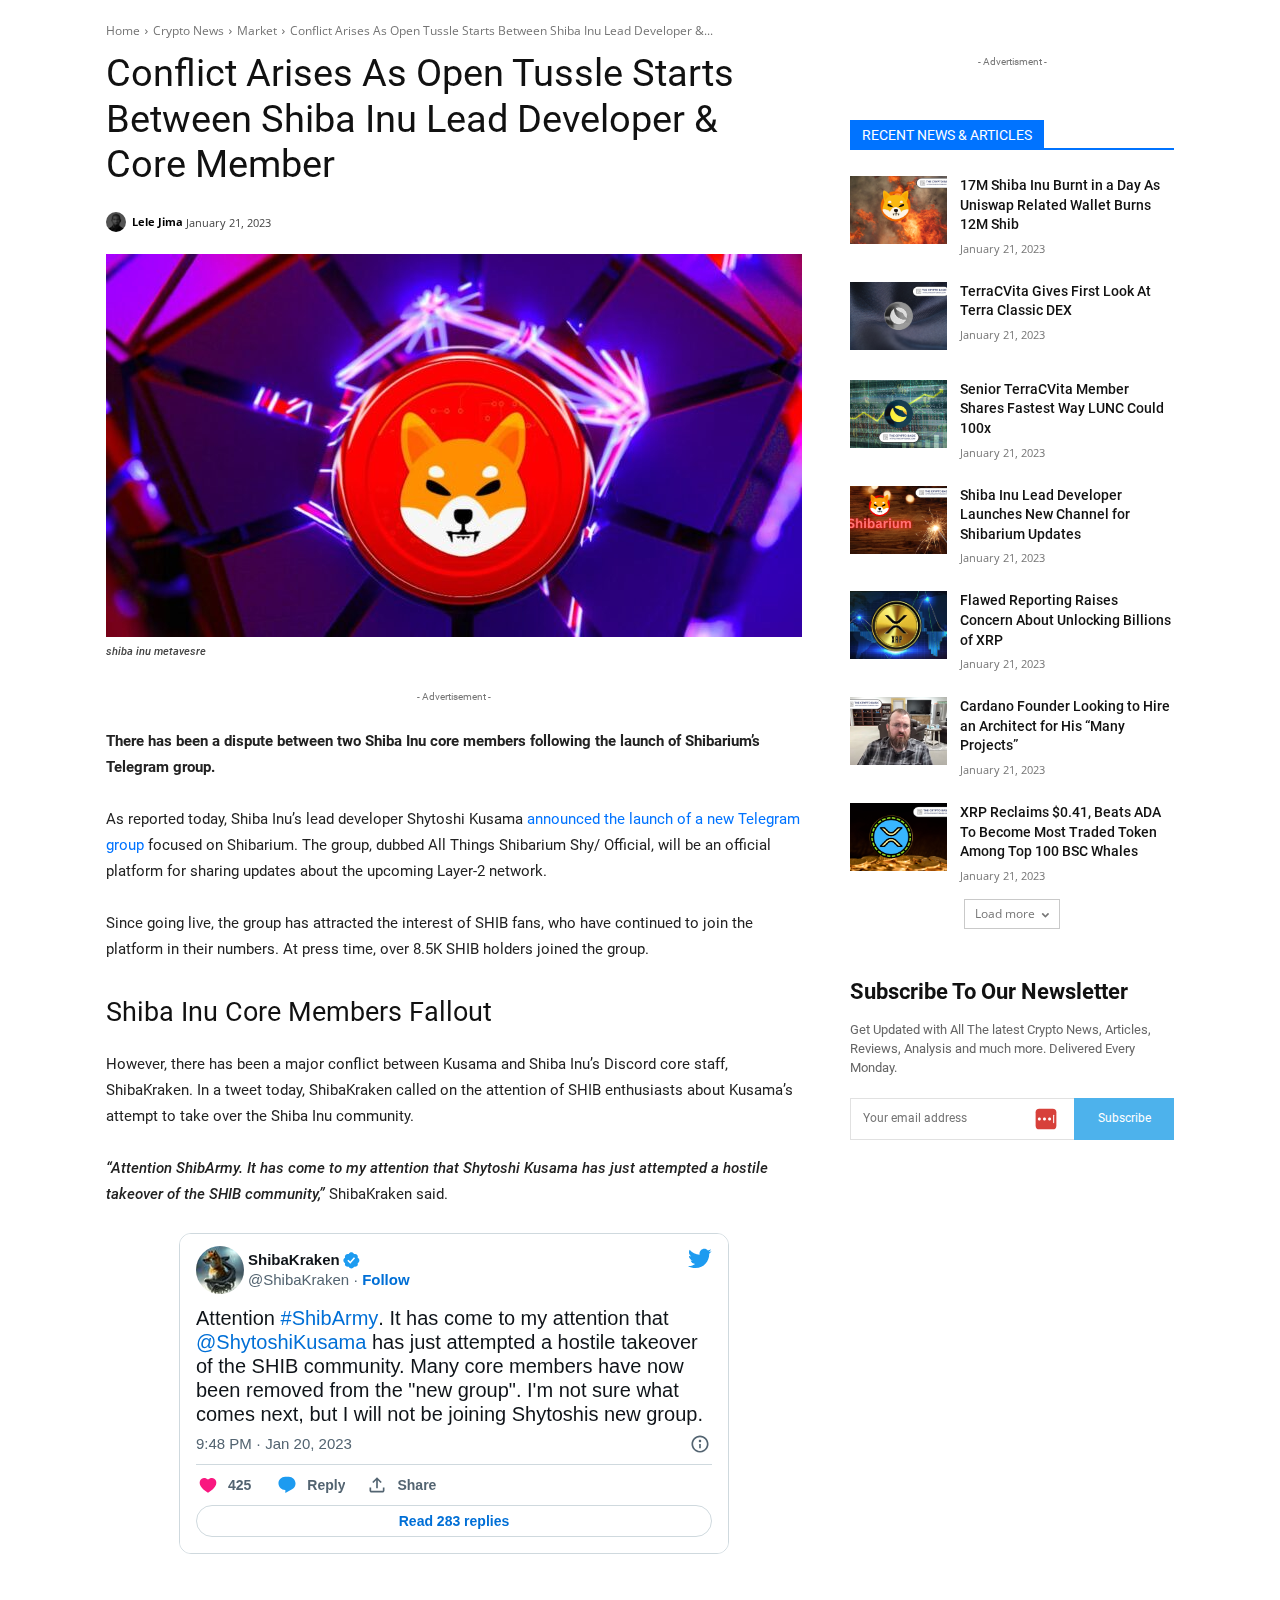
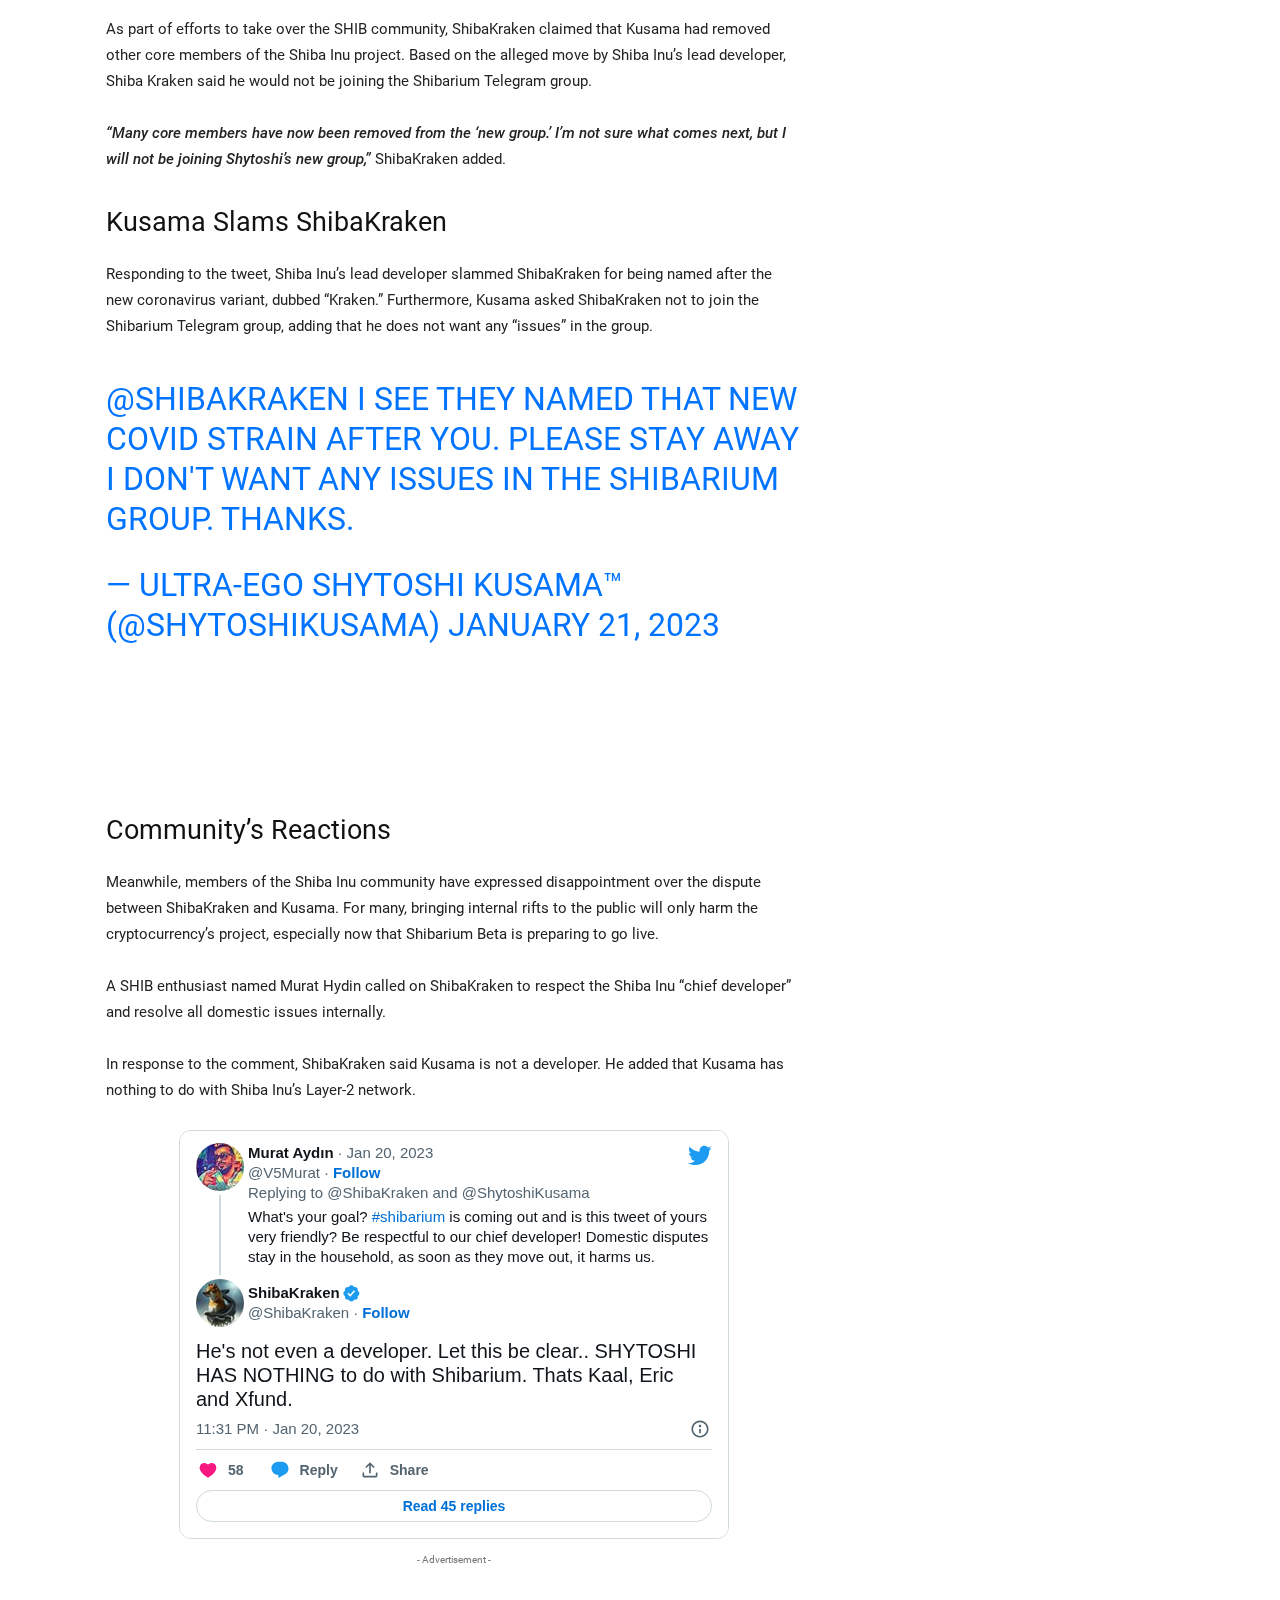
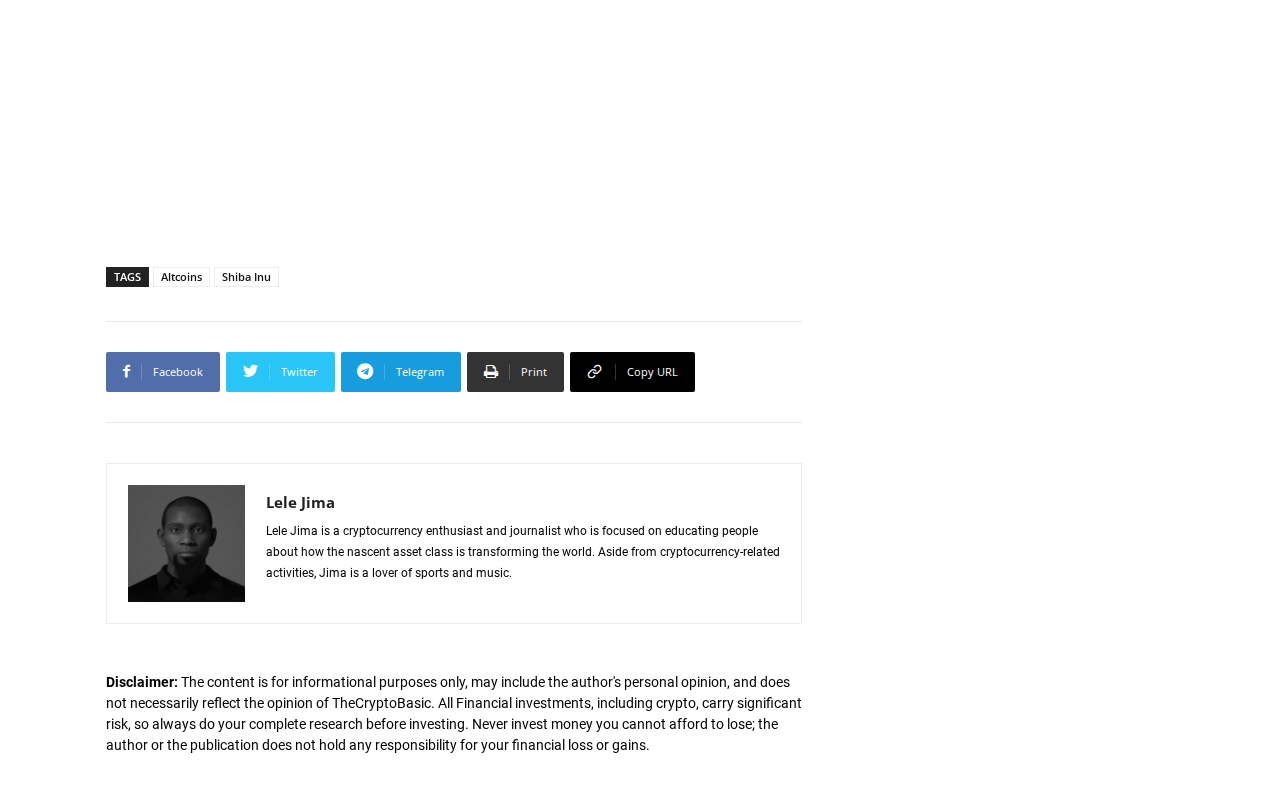
<file: index_5.html>
<!DOCTYPE html><!--[if IE 8]>    <html class="ie8" lang="en"> <![endif]--><!--[if IE 9]>    <html class="ie9" lang="en"> <![endif]--><!--[if gt IE 8]><!--><html dir="ltr" lang="en-US" prefix="og: https://ogp.me/ns#" class=" td-md-is-chrome" style="margin-top: 0 !important; overflow: hidden;" id="tdb-infinte-post-40038-iframe" data-scrapbook-source="https://thecryptobasic.com/2023/01/21/conflict-arises-as-open-tussle-starts-between-shiba-inu-lead-developer-core-member/?tdb_action=tdb_ajax"><!--<![endif]--><head>


<meta charset="UTF-8">
<meta name="viewport" content="width=device-width, initial-scale=1.0">
<link rel="pingback" href="https://thecryptobasic.com/xmlrpc.php">


		<!-- All in One SEO Pro 4.2.9 - aioseo.com -->
		<title>Conflict Arises As Open Tussle Starts Between Shiba Inu Lead Developer &amp; Core Member</title>
		<meta name="description" content="Shytoshi Kusama announced the launch of a new Telegram group focused on Shibarium. The group, dubbed All Things Shibarium Shy/ Official.">
		<meta name="robots" content="max-image-preview:large">
		<link rel="canonical" href="https://thecryptobasic.com/2023/01/21/conflict-arises-as-open-tussle-starts-between-shiba-inu-lead-developer-core-member/">
		<meta name="generator" content="All in One SEO Pro (AIOSEO) 4.2.9 ">
		<meta property="og:locale" content="en_US">
		<meta property="og:site_name" content="The Crypto Basic - Bitcoin, Cryptocurrency, DeFi Topics And News">
		<meta property="og:type" content="article">
		<meta property="og:title" content="Conflict Arises As Open Tussle Starts Between Shiba Inu Lead Developer &amp; Core Member">
		<meta property="og:description" content="Shytoshi Kusama announced the launch of a new Telegram group focused on Shibarium. The group, dubbed All Things Shibarium Shy/ Official.">
		<meta property="og:url" content="https://thecryptobasic.com/2023/01/21/conflict-arises-as-open-tussle-starts-between-shiba-inu-lead-developer-core-member/">
		<meta property="og:image" content="https://thecryptobasic.com/wp-content/uploads/2022/04/shiba-inu-metavesre.jpg">
		<meta property="og:image:secure_url" content="https://thecryptobasic.com/wp-content/uploads/2022/04/shiba-inu-metavesre.jpg">
		<meta property="og:image:width" content="1028">
		<meta property="og:image:height" content="566">
		<meta property="article:published_time" content="2023-01-21T10:31:53+00:00">
		<meta property="article:modified_time" content="2023-01-21T10:31:53+00:00">
		<meta property="article:publisher" content="https://www.facebook.com/thecryptobasic/">
		<meta name="twitter:card" content="summary_large_image">
		<meta name="twitter:site" content="@thecryptobasic">
		<meta name="twitter:title" content="Conflict Arises As Open Tussle Starts Between Shiba Inu Lead Developer &amp; Core Member">
		<meta name="twitter:description" content="Shytoshi Kusama announced the launch of a new Telegram group focused on Shibarium. The group, dubbed All Things Shibarium Shy/ Official.">
		<meta name="twitter:creator" content="@thecryptobasic">
		<meta name="twitter:image" content="https://thecryptobasic.com/wp-content/uploads/2022/04/shiba-inu-metavesre.jpg">
		<meta name="twitter:label1" content="Written by">
		<meta name="twitter:data1" content="Lele Jima">
		<meta name="twitter:label2" content="Est. reading time">
		<meta name="twitter:data2" content="2 minutes">
		
		<!-- All in One SEO Pro -->

<meta name="robots" content="noindex, nofollow">

<link rel="alternate" type="application/rss+xml" title="The Crypto Basic » Feed" href="https://thecryptobasic.com/feed/">
<link rel="alternate" type="application/rss+xml" title="The Crypto Basic » Comments Feed" href="https://thecryptobasic.com/comments/feed/">
<link rel="alternate" type="application/rss+xml" title="The Crypto Basic » Conflict Arises As Open Tussle Starts Between Shiba Inu Lead Developer &amp; Core Member Comments Feed" href="https://thecryptobasic.com/2023/01/21/conflict-arises-as-open-tussle-starts-between-shiba-inu-lead-developer-core-member/feed/">
		<!-- This site uses the Google Analytics by MonsterInsights plugin v8.12.1 - Using Analytics tracking - https://www.monsterinsights.com/ -->
							
			
				<!-- / Google Analytics by MonsterInsights -->
		
<style type="text/css">
img.wp-smiley,
img.emoji {
	display: inline !important;
	border: none !important;
	box-shadow: none !important;
	height: 1em !important;
	width: 1em !important;
	margin: 0 0.07em !important;
	vertical-align: -0.1em !important;
	background: none !important;
	padding: 0 !important;
}
</style>
	<link rel="stylesheet" id="wp-block-library-css" href="style.min.css" type="text/css" media="all">
<style id="global-styles-inline-css" type="text/css">
body{--wp--preset--color--black: #000000;--wp--preset--color--cyan-bluish-gray: #abb8c3;--wp--preset--color--white: #ffffff;--wp--preset--color--pale-pink: #f78da7;--wp--preset--color--vivid-red: #cf2e2e;--wp--preset--color--luminous-vivid-orange: #ff6900;--wp--preset--color--luminous-vivid-amber: #fcb900;--wp--preset--color--light-green-cyan: #7bdcb5;--wp--preset--color--vivid-green-cyan: #00d084;--wp--preset--color--pale-cyan-blue: #8ed1fc;--wp--preset--color--vivid-cyan-blue: #0693e3;--wp--preset--color--vivid-purple: #9b51e0;--wp--preset--gradient--vivid-cyan-blue-to-vivid-purple: linear-gradient(135deg,rgba(6,147,227,1) 0%,rgb(155,81,224) 100%);--wp--preset--gradient--light-green-cyan-to-vivid-green-cyan: linear-gradient(135deg,rgb(122,220,180) 0%,rgb(0,208,130) 100%);--wp--preset--gradient--luminous-vivid-amber-to-luminous-vivid-orange: linear-gradient(135deg,rgba(252,185,0,1) 0%,rgba(255,105,0,1) 100%);--wp--preset--gradient--luminous-vivid-orange-to-vivid-red: linear-gradient(135deg,rgba(255,105,0,1) 0%,rgb(207,46,46) 100%);--wp--preset--gradient--very-light-gray-to-cyan-bluish-gray: linear-gradient(135deg,rgb(238,238,238) 0%,rgb(169,184,195) 100%);--wp--preset--gradient--cool-to-warm-spectrum: linear-gradient(135deg,rgb(74,234,220) 0%,rgb(151,120,209) 20%,rgb(207,42,186) 40%,rgb(238,44,130) 60%,rgb(251,105,98) 80%,rgb(254,248,76) 100%);--wp--preset--gradient--blush-light-purple: linear-gradient(135deg,rgb(255,206,236) 0%,rgb(152,150,240) 100%);--wp--preset--gradient--blush-bordeaux: linear-gradient(135deg,rgb(254,205,165) 0%,rgb(254,45,45) 50%,rgb(107,0,62) 100%);--wp--preset--gradient--luminous-dusk: linear-gradient(135deg,rgb(255,203,112) 0%,rgb(199,81,192) 50%,rgb(65,88,208) 100%);--wp--preset--gradient--pale-ocean: linear-gradient(135deg,rgb(255,245,203) 0%,rgb(182,227,212) 50%,rgb(51,167,181) 100%);--wp--preset--gradient--electric-grass: linear-gradient(135deg,rgb(202,248,128) 0%,rgb(113,206,126) 100%);--wp--preset--gradient--midnight: linear-gradient(135deg,rgb(2,3,129) 0%,rgb(40,116,252) 100%);--wp--preset--duotone--dark-grayscale: url("#wp-duotone-dark-grayscale");--wp--preset--duotone--grayscale: url("#wp-duotone-grayscale");--wp--preset--duotone--purple-yellow: url("#wp-duotone-purple-yellow");--wp--preset--duotone--blue-red: url("#wp-duotone-blue-red");--wp--preset--duotone--midnight: url("#wp-duotone-midnight");--wp--preset--duotone--magenta-yellow: url("#wp-duotone-magenta-yellow");--wp--preset--duotone--purple-green: url("#wp-duotone-purple-green");--wp--preset--duotone--blue-orange: url("#wp-duotone-blue-orange");--wp--preset--font-size--small: 11px;--wp--preset--font-size--medium: 20px;--wp--preset--font-size--large: 32px;--wp--preset--font-size--x-large: 42px;--wp--preset--font-size--regular: 15px;--wp--preset--font-size--larger: 50px;}.has-black-color{color: var(--wp--preset--color--black) !important;}.has-cyan-bluish-gray-color{color: var(--wp--preset--color--cyan-bluish-gray) !important;}.has-white-color{color: var(--wp--preset--color--white) !important;}.has-pale-pink-color{color: var(--wp--preset--color--pale-pink) !important;}.has-vivid-red-color{color: var(--wp--preset--color--vivid-red) !important;}.has-luminous-vivid-orange-color{color: var(--wp--preset--color--luminous-vivid-orange) !important;}.has-luminous-vivid-amber-color{color: var(--wp--preset--color--luminous-vivid-amber) !important;}.has-light-green-cyan-color{color: var(--wp--preset--color--light-green-cyan) !important;}.has-vivid-green-cyan-color{color: var(--wp--preset--color--vivid-green-cyan) !important;}.has-pale-cyan-blue-color{color: var(--wp--preset--color--pale-cyan-blue) !important;}.has-vivid-cyan-blue-color{color: var(--wp--preset--color--vivid-cyan-blue) !important;}.has-vivid-purple-color{color: var(--wp--preset--color--vivid-purple) !important;}.has-black-background-color{background-color: var(--wp--preset--color--black) !important;}.has-cyan-bluish-gray-background-color{background-color: var(--wp--preset--color--cyan-bluish-gray) !important;}.has-white-background-color{background-color: var(--wp--preset--color--white) !important;}.has-pale-pink-background-color{background-color: var(--wp--preset--color--pale-pink) !important;}.has-vivid-red-background-color{background-color: var(--wp--preset--color--vivid-red) !important;}.has-luminous-vivid-orange-background-color{background-color: var(--wp--preset--color--luminous-vivid-orange) !important;}.has-luminous-vivid-amber-background-color{background-color: var(--wp--preset--color--luminous-vivid-amber) !important;}.has-light-green-cyan-background-color{background-color: var(--wp--preset--color--light-green-cyan) !important;}.has-vivid-green-cyan-background-color{background-color: var(--wp--preset--color--vivid-green-cyan) !important;}.has-pale-cyan-blue-background-color{background-color: var(--wp--preset--color--pale-cyan-blue) !important;}.has-vivid-cyan-blue-background-color{background-color: var(--wp--preset--color--vivid-cyan-blue) !important;}.has-vivid-purple-background-color{background-color: var(--wp--preset--color--vivid-purple) !important;}.has-black-border-color{border-color: var(--wp--preset--color--black) !important;}.has-cyan-bluish-gray-border-color{border-color: var(--wp--preset--color--cyan-bluish-gray) !important;}.has-white-border-color{border-color: var(--wp--preset--color--white) !important;}.has-pale-pink-border-color{border-color: var(--wp--preset--color--pale-pink) !important;}.has-vivid-red-border-color{border-color: var(--wp--preset--color--vivid-red) !important;}.has-luminous-vivid-orange-border-color{border-color: var(--wp--preset--color--luminous-vivid-orange) !important;}.has-luminous-vivid-amber-border-color{border-color: var(--wp--preset--color--luminous-vivid-amber) !important;}.has-light-green-cyan-border-color{border-color: var(--wp--preset--color--light-green-cyan) !important;}.has-vivid-green-cyan-border-color{border-color: var(--wp--preset--color--vivid-green-cyan) !important;}.has-pale-cyan-blue-border-color{border-color: var(--wp--preset--color--pale-cyan-blue) !important;}.has-vivid-cyan-blue-border-color{border-color: var(--wp--preset--color--vivid-cyan-blue) !important;}.has-vivid-purple-border-color{border-color: var(--wp--preset--color--vivid-purple) !important;}.has-vivid-cyan-blue-to-vivid-purple-gradient-background{background: var(--wp--preset--gradient--vivid-cyan-blue-to-vivid-purple) !important;}.has-light-green-cyan-to-vivid-green-cyan-gradient-background{background: var(--wp--preset--gradient--light-green-cyan-to-vivid-green-cyan) !important;}.has-luminous-vivid-amber-to-luminous-vivid-orange-gradient-background{background: var(--wp--preset--gradient--luminous-vivid-amber-to-luminous-vivid-orange) !important;}.has-luminous-vivid-orange-to-vivid-red-gradient-background{background: var(--wp--preset--gradient--luminous-vivid-orange-to-vivid-red) !important;}.has-very-light-gray-to-cyan-bluish-gray-gradient-background{background: var(--wp--preset--gradient--very-light-gray-to-cyan-bluish-gray) !important;}.has-cool-to-warm-spectrum-gradient-background{background: var(--wp--preset--gradient--cool-to-warm-spectrum) !important;}.has-blush-light-purple-gradient-background{background: var(--wp--preset--gradient--blush-light-purple) !important;}.has-blush-bordeaux-gradient-background{background: var(--wp--preset--gradient--blush-bordeaux) !important;}.has-luminous-dusk-gradient-background{background: var(--wp--preset--gradient--luminous-dusk) !important;}.has-pale-ocean-gradient-background{background: var(--wp--preset--gradient--pale-ocean) !important;}.has-electric-grass-gradient-background{background: var(--wp--preset--gradient--electric-grass) !important;}.has-midnight-gradient-background{background: var(--wp--preset--gradient--midnight) !important;}.has-small-font-size{font-size: var(--wp--preset--font-size--small) !important;}.has-medium-font-size{font-size: var(--wp--preset--font-size--medium) !important;}.has-large-font-size{font-size: var(--wp--preset--font-size--large) !important;}.has-x-large-font-size{font-size: var(--wp--preset--font-size--x-large) !important;}
</style>
<link rel="stylesheet" id="chain-wire-css" href="chainwire-public.css" type="text/css" media="all">
<link rel="stylesheet" id="dashicons-css" href="dashicons.min.css" type="text/css" media="all">
<link rel="stylesheet" id="everest-forms-general-css" href="everest-forms.css" type="text/css" media="all">
<link rel="stylesheet" id="tdb_posts_autoload_ajax_style-css" href="tdb_less_ajax.css" type="text/css" media="all">
<link rel="stylesheet" id="td-plugin-newsletter-css" href="style.css" type="text/css" media="all">
<link rel="stylesheet" id="td-plugin-multi-purpose-css" href="style-1.css" type="text/css" media="all">
<link rel="stylesheet" id="google-fonts-style-css" href="css.css" type="text/css" media="all">
<link rel="stylesheet" id="tds-front-css" href="tds-front.css" type="text/css" media="all">
<link rel="stylesheet" id="td-theme-css" href="style-2.css" type="text/css" media="all">
<style id="td-theme-inline-css" type="text/css">
    
        @media (max-width: 767px) {
            .td-header-desktop-wrap {
                display: none;
            }
        }
        @media (min-width: 767px) {
            .td-header-mobile-wrap {
                display: none;
            }
        }
    
	
</style>
<link rel="stylesheet" id="td-legacy-framework-front-style-css" href="td_legacy_main.css" type="text/css" media="all">
<link rel="stylesheet" id="td-standard-pack-framework-front-style-css" href="td_standard_pack_main.css" type="text/css" media="all">
<link rel="stylesheet" id="tdb_style_cloud_templates_front-css" href="tdb_main.css" type="text/css" media="all">
<style>undefined</style>




<link rel="https://api.w.org/" href="https://thecryptobasic.com/wp-json/"><link rel="alternate" type="application/json" href="https://thecryptobasic.com/wp-json/wp/v2/posts/40038"><meta name="generator" content="WordPress 6.0.3">
<meta name="generator" content="Everest Forms 1.9.7">
<link rel="shortlink" href="https://thecryptobasic.com/?p=40038">
<link rel="alternate" type="application/json+oembed" href="https://thecryptobasic.com/wp-json/oembed/1.0/embed?url=https%3A%2F%2Fthecryptobasic.com%2F2023%2F01%2F21%2Fconflict-arises-as-open-tussle-starts-between-shiba-inu-lead-developer-core-member%2F">
<link rel="alternate" type="text/xml+oembed" href="https://thecryptobasic.com/wp-json/oembed/1.0/embed?url=https%3A%2F%2Fthecryptobasic.com%2F2023%2F01%2F21%2Fconflict-arises-as-open-tussle-starts-between-shiba-inu-lead-developer-core-member%2F&amp;format=xml">
<!-- Google Tag Manager -->

<!-- End Google Tag Manager -->
<meta name="ahrefs-site-verification" content="d34d3161990c47ead8f8075fd52a5d3d24f96e2eecc0524e3c84427be57d2617"><!--[if lt IE 9]><script src="https://cdnjs.cloudflare.com/ajax/libs/html5shiv/3.7.3/html5shiv.js"></script><![endif]-->
        
    
    <style id="tdb-global-colors">
        :root {--accent-color: #fff;--crypto-white: #FFFFFF;--crypto-black: #000000;--crypto-dark-grey: #1B1B1B;--crypto-light-grey: #d7d7d7;--crypto-med-grey: #979797;--crypto-accent-light: #0090ff;--crypto-accent-dark: #0073FF;--crypto-pale-grey: #EAEAEA;--crypto-almost-black: #0D0D0D;}
    </style>
	
    <style id="tdb-global-fonts">
        :root {--crypto-global: Urbanist;}
    </style>
          <meta name="onesignal" content="wordpress-plugin">
            

<!-- JS generated by theme -->




<!-- Header style compiled by theme -->

<style>
    
.td-header-wrap .black-menu .sf-menu > .current-menu-item > a,
    .td-header-wrap .black-menu .sf-menu > .current-menu-ancestor > a,
    .td-header-wrap .black-menu .sf-menu > .current-category-ancestor > a,
    .td-header-wrap .black-menu .sf-menu > li > a:hover,
    .td-header-wrap .black-menu .sf-menu > .sfHover > a,
    .sf-menu > .current-menu-item > a:after,
    .sf-menu > .current-menu-ancestor > a:after,
    .sf-menu > .current-category-ancestor > a:after,
    .sf-menu > li:hover > a:after,
    .sf-menu > .sfHover > a:after,
    .header-search-wrap .td-drop-down-search:after,
    .header-search-wrap .td-drop-down-search .btn:hover,
    input[type=submit]:hover,
    .td-read-more a,
    .td-post-category:hover,
    body .td_top_authors .td-active .td-author-post-count,
    body .td_top_authors .td-active .td-author-comments-count,
    body .td_top_authors .td_mod_wrap:hover .td-author-post-count,
    body .td_top_authors .td_mod_wrap:hover .td-author-comments-count,
    .td-404-sub-sub-title a:hover,
    .td-search-form-widget .wpb_button:hover,
    .td-rating-bar-wrap div,
    .dropcap,
    .td_wrapper_video_playlist .td_video_controls_playlist_wrapper,
    .wpb_default,
    .wpb_default:hover,
    .td-left-smart-list:hover,
    .td-right-smart-list:hover,
    #bbpress-forums button:hover,
    .bbp_widget_login .button:hover,
    .td-footer-wrapper .td-post-category,
    .td-footer-wrapper .widget_product_search input[type="submit"]:hover,
    .single-product .product .summary .cart .button:hover,
    .td-next-prev-wrap a:hover,
    .td-load-more-wrap a:hover,
    .td-post-small-box a:hover,
    .page-nav .current,
    .page-nav:first-child > div,
    #bbpress-forums .bbp-pagination .current,
    #bbpress-forums #bbp-single-user-details #bbp-user-navigation li.current a,
    .td-theme-slider:hover .slide-meta-cat a,
    a.vc_btn-black:hover,
    .td-trending-now-wrapper:hover .td-trending-now-title,
    .td-scroll-up,
    .td-smart-list-button:hover,
    .td-weather-information:before,
    .td-weather-week:before,
    .td_block_exchange .td-exchange-header:before,
    .td-pulldown-syle-2 .td-subcat-dropdown ul:after,
    .td_block_template_9 .td-block-title:after,
    .td_block_template_15 .td-block-title:before,
    div.wpforms-container .wpforms-form div.wpforms-submit-container button[type=submit],
    .td-close-video-fixed {
        background-color: #0073ff;
    }

    .td_block_template_4 .td-related-title .td-cur-simple-item:before {
        border-color: #0073ff transparent transparent transparent !important;
    }
    
    
    .td_block_template_4 .td-related-title .td-cur-simple-item,
    .td_block_template_3 .td-related-title .td-cur-simple-item,
    .td_block_template_9 .td-related-title:after {
        background-color: #0073ff;
    }

    a,
    cite a:hover,
    .td-page-content blockquote p,
    .td-post-content blockquote p,
    .mce-content-body blockquote p,
    .comment-content blockquote p,
    .wpb_text_column blockquote p,
    .td_block_text_with_title blockquote p,
    .td_module_wrap:hover .entry-title a,
    .td-subcat-filter .td-subcat-list a:hover,
    .td-subcat-filter .td-subcat-dropdown a:hover,
    .td_quote_on_blocks,
    .dropcap2,
    .dropcap3,
    body .td_top_authors .td-active .td-authors-name a,
    body .td_top_authors .td_mod_wrap:hover .td-authors-name a,
    .td-post-next-prev-content a:hover,
    .author-box-wrap .td-author-social a:hover,
    .td-author-name a:hover,
    .td-author-url a:hover,
    .comment-reply-link:hover,
    .logged-in-as a:hover,
    #cancel-comment-reply-link:hover,
    .td-search-query,
    .widget a:hover,
    .td_wp_recentcomments a:hover,
    .archive .widget_archive .current,
    .archive .widget_archive .current a,
    .widget_calendar tfoot a:hover,
    #bbpress-forums li.bbp-header .bbp-reply-content span a:hover,
    #bbpress-forums .bbp-forum-freshness a:hover,
    #bbpress-forums .bbp-topic-freshness a:hover,
    #bbpress-forums .bbp-forums-list li a:hover,
    #bbpress-forums .bbp-forum-title:hover,
    #bbpress-forums .bbp-topic-permalink:hover,
    #bbpress-forums .bbp-topic-started-by a:hover,
    #bbpress-forums .bbp-topic-started-in a:hover,
    #bbpress-forums .bbp-body .super-sticky li.bbp-topic-title .bbp-topic-permalink,
    #bbpress-forums .bbp-body .sticky li.bbp-topic-title .bbp-topic-permalink,
    .widget_display_replies .bbp-author-name,
    .widget_display_topics .bbp-author-name,
    .td-subfooter-menu li a:hover,
    a.vc_btn-black:hover,
    .td-smart-list-dropdown-wrap .td-smart-list-button:hover,
    .td-instagram-user a,
    .td-block-title-wrap .td-wrapper-pulldown-filter .td-pulldown-filter-display-option:hover,
    .td-block-title-wrap .td-wrapper-pulldown-filter .td-pulldown-filter-display-option:hover i,
    .td-block-title-wrap .td-wrapper-pulldown-filter .td-pulldown-filter-link:hover,
    .td-block-title-wrap .td-wrapper-pulldown-filter .td-pulldown-filter-item .td-cur-simple-item,
    .td-pulldown-syle-2 .td-subcat-dropdown:hover .td-subcat-more span,
    .td-pulldown-syle-2 .td-subcat-dropdown:hover .td-subcat-more i,
    .td-pulldown-syle-3 .td-subcat-dropdown:hover .td-subcat-more span,
    .td-pulldown-syle-3 .td-subcat-dropdown:hover .td-subcat-more i,
    .td_block_template_2 .td-related-title .td-cur-simple-item,
    .td_block_template_5 .td-related-title .td-cur-simple-item,
    .td_block_template_6 .td-related-title .td-cur-simple-item,
    .td_block_template_7 .td-related-title .td-cur-simple-item,
    .td_block_template_8 .td-related-title .td-cur-simple-item,
    .td_block_template_9 .td-related-title .td-cur-simple-item,
    .td_block_template_10 .td-related-title .td-cur-simple-item,
    .td_block_template_11 .td-related-title .td-cur-simple-item,
    .td_block_template_12 .td-related-title .td-cur-simple-item,
    .td_block_template_13 .td-related-title .td-cur-simple-item,
    .td_block_template_14 .td-related-title .td-cur-simple-item,
    .td_block_template_15 .td-related-title .td-cur-simple-item,
    .td_block_template_16 .td-related-title .td-cur-simple-item,
    .td_block_template_17 .td-related-title .td-cur-simple-item,
    .td-theme-wrap .sf-menu ul .td-menu-item > a:hover,
    .td-theme-wrap .sf-menu ul .sfHover > a,
    .td-theme-wrap .sf-menu ul .current-menu-ancestor > a,
    .td-theme-wrap .sf-menu ul .current-category-ancestor > a,
    .td-theme-wrap .sf-menu ul .current-menu-item > a,
    .td_outlined_btn,
    body .td_block_categories_tags .td-ct-item:hover,
    body .td_block_list_menu li.current-menu-item > a,
    body .td_block_list_menu li.current-menu-ancestor > a,
    body .td_block_list_menu li.current-category-ancestor > a {
        color: #0073ff;
    }

    a.vc_btn-black.vc_btn_square_outlined:hover,
    a.vc_btn-black.vc_btn_outlined:hover {
        color: #0073ff !important;
    }

    .td-next-prev-wrap a:hover,
    .td-load-more-wrap a:hover,
    .td-post-small-box a:hover,
    .page-nav .current,
    .page-nav:first-child > div,
    #bbpress-forums .bbp-pagination .current,
    .post .td_quote_box,
    .page .td_quote_box,
    a.vc_btn-black:hover,
    .td_block_template_5 .td-block-title > *,
    .td_outlined_btn {
        border-color: #0073ff;
    }

    .td_wrapper_video_playlist .td_video_currently_playing:after {
        border-color: #0073ff !important;
    }

    .header-search-wrap .td-drop-down-search:before {
        border-color: transparent transparent #0073ff transparent;
    }

    .block-title > span,
    .block-title > a,
    .block-title > label,
    .widgettitle,
    .widgettitle:after,
    body .td-trending-now-title,
    .td-trending-now-wrapper:hover .td-trending-now-title,
    .wpb_tabs li.ui-tabs-active a,
    .wpb_tabs li:hover a,
    .vc_tta-container .vc_tta-color-grey.vc_tta-tabs-position-top.vc_tta-style-classic .vc_tta-tabs-container .vc_tta-tab.vc_active > a,
    .vc_tta-container .vc_tta-color-grey.vc_tta-tabs-position-top.vc_tta-style-classic .vc_tta-tabs-container .vc_tta-tab:hover > a,
    .td_block_template_1 .td-related-title .td-cur-simple-item,
    .td-subcat-filter .td-subcat-dropdown:hover .td-subcat-more, 
    .td_3D_btn,
    .td_shadow_btn,
    .td_default_btn,
    .td_round_btn, 
    .td_outlined_btn:hover {
    	background-color: #0073ff;
    }
    .block-title,
    .td_block_template_1 .td-related-title,
    .wpb_tabs .wpb_tabs_nav,
    .vc_tta-container .vc_tta-color-grey.vc_tta-tabs-position-top.vc_tta-style-classic .vc_tta-tabs-container {
        border-color: #0073ff;
    }
    .td_block_wrap .td-subcat-item a.td-cur-simple-item {
	    color: #0073ff;
	}


    
    .td-grid-style-4 .entry-title
    {
        background-color: rgba(0, 115, 255, 0.7);
    }


    
    @media (max-width: 767px) {
        body .td-header-wrap .td-header-main-menu {
            background-color: #000000 !important;
        }
    }


    
    .td-menu-background:before,
    .td-search-background:before {
        background: #000000;
        background: -moz-linear-gradient(top, #000000 0%, #000000 100%);
        background: -webkit-gradient(left top, left bottom, color-stop(0%, #000000), color-stop(100%, #000000));
        background: -webkit-linear-gradient(top, #000000 0%, #000000 100%);
        background: -o-linear-gradient(top, #000000 0%, #000000 100%);
        background: -ms-linear-gradient(top, #000000 0%, #000000 100%);
        background: linear-gradient(to bottom, #000000 0%, #000000 100%);
        filter: progid:DXImageTransform.Microsoft.gradient( startColorstr='#000000', endColorstr='#000000', GradientType=0 );
    }

    
    .td-mobile-content .current-menu-item > a,
    .td-mobile-content .current-menu-ancestor > a,
    .td-mobile-content .current-category-ancestor > a,
    #td-mobile-nav .td-menu-login-section a:hover,
    #td-mobile-nav .td-register-section a:hover,
    #td-mobile-nav .td-menu-socials-wrap a:hover i,
    .td-search-close span:hover i {
        color: rgba(255,255,255,0.7);
    }

    
    .td-mobile-content .td-mobile-main-menu > li > a {
        font-family:Urbanist;
	
    }
    
    .td-mobile-content .sub-menu a {
        font-family:Urbanist;
	
    }
    
	#td-mobile-nav,
	#td-mobile-nav .wpb_button,
	.td-search-wrap-mob {
		font-family:Urbanist;
	
	}.td-header-style-12 .td-header-menu-wrap-full,
    .td-header-style-12 .td-affix,
    .td-grid-style-1.td-hover-1 .td-big-grid-post:hover .td-post-category,
    .td-grid-style-5.td-hover-1 .td-big-grid-post:hover .td-post-category,
    .td_category_template_3 .td-current-sub-category,
    .td_category_template_8 .td-category-header .td-category a.td-current-sub-category,
    .td_category_template_4 .td-category-siblings .td-category a:hover,
     .td_block_big_grid_9.td-grid-style-1 .td-post-category,
    .td_block_big_grid_9.td-grid-style-5 .td-post-category,
    .td-grid-style-6.td-hover-1 .td-module-thumb:after,
     .tdm-menu-active-style5 .td-header-menu-wrap .sf-menu > .current-menu-item > a,
    .tdm-menu-active-style5 .td-header-menu-wrap .sf-menu > .current-menu-ancestor > a,
    .tdm-menu-active-style5 .td-header-menu-wrap .sf-menu > .current-category-ancestor > a,
    .tdm-menu-active-style5 .td-header-menu-wrap .sf-menu > li > a:hover,
    .tdm-menu-active-style5 .td-header-menu-wrap .sf-menu > .sfHover > a {
        background-color: #0073ff;
    }
    
    .td_mega_menu_sub_cats .cur-sub-cat,
    .td-mega-span h3 a:hover,
    .td_mod_mega_menu:hover .entry-title a,
    .header-search-wrap .result-msg a:hover,
    .td-header-top-menu .td-drop-down-search .td_module_wrap:hover .entry-title a,
    .td-header-top-menu .td-icon-search:hover,
    .td-header-wrap .result-msg a:hover,
    .top-header-menu li a:hover,
    .top-header-menu .current-menu-item > a,
    .top-header-menu .current-menu-ancestor > a,
    .top-header-menu .current-category-ancestor > a,
    .td-social-icon-wrap > a:hover,
    .td-header-sp-top-widget .td-social-icon-wrap a:hover,
    .td_mod_related_posts:hover h3 > a,
    .td-post-template-11 .td-related-title .td-related-left:hover,
    .td-post-template-11 .td-related-title .td-related-right:hover,
    .td-post-template-11 .td-related-title .td-cur-simple-item,
    .td-post-template-11 .td_block_related_posts .td-next-prev-wrap a:hover,
    .td-category-header .td-pulldown-category-filter-link:hover,
    .td-category-siblings .td-subcat-dropdown a:hover,
    .td-category-siblings .td-subcat-dropdown a.td-current-sub-category,
    .footer-text-wrap .footer-email-wrap a,
    .footer-social-wrap a:hover,
    .td_module_17 .td-read-more a:hover,
    .td_module_18 .td-read-more a:hover,
    .td_module_19 .td-post-author-name a:hover,
    .td-pulldown-syle-2 .td-subcat-dropdown:hover .td-subcat-more span,
    .td-pulldown-syle-2 .td-subcat-dropdown:hover .td-subcat-more i,
    .td-pulldown-syle-3 .td-subcat-dropdown:hover .td-subcat-more span,
    .td-pulldown-syle-3 .td-subcat-dropdown:hover .td-subcat-more i,
    .tdm-menu-active-style3 .tdm-header.td-header-wrap .sf-menu > .current-category-ancestor > a,
    .tdm-menu-active-style3 .tdm-header.td-header-wrap .sf-menu > .current-menu-ancestor > a,
    .tdm-menu-active-style3 .tdm-header.td-header-wrap .sf-menu > .current-menu-item > a,
    .tdm-menu-active-style3 .tdm-header.td-header-wrap .sf-menu > .sfHover > a,
    .tdm-menu-active-style3 .tdm-header.td-header-wrap .sf-menu > li > a:hover {
        color: #0073ff;
    }
    
    .td-mega-menu-page .wpb_content_element ul li a:hover,
    .td-theme-wrap .td-aj-search-results .td_module_wrap:hover .entry-title a,
    .td-theme-wrap .header-search-wrap .result-msg a:hover {
        color: #0073ff !important;
    }
    
    .td_category_template_8 .td-category-header .td-category a.td-current-sub-category,
    .td_category_template_4 .td-category-siblings .td-category a:hover,
    .tdm-menu-active-style4 .tdm-header .sf-menu > .current-menu-item > a,
    .tdm-menu-active-style4 .tdm-header .sf-menu > .current-menu-ancestor > a,
    .tdm-menu-active-style4 .tdm-header .sf-menu > .current-category-ancestor > a,
    .tdm-menu-active-style4 .tdm-header .sf-menu > li > a:hover,
    .tdm-menu-active-style4 .tdm-header .sf-menu > .sfHover > a {
        border-color: #0073ff;
    }
.td-header-wrap .black-menu .sf-menu > .current-menu-item > a,
    .td-header-wrap .black-menu .sf-menu > .current-menu-ancestor > a,
    .td-header-wrap .black-menu .sf-menu > .current-category-ancestor > a,
    .td-header-wrap .black-menu .sf-menu > li > a:hover,
    .td-header-wrap .black-menu .sf-menu > .sfHover > a,
    .sf-menu > .current-menu-item > a:after,
    .sf-menu > .current-menu-ancestor > a:after,
    .sf-menu > .current-category-ancestor > a:after,
    .sf-menu > li:hover > a:after,
    .sf-menu > .sfHover > a:after,
    .header-search-wrap .td-drop-down-search:after,
    .header-search-wrap .td-drop-down-search .btn:hover,
    input[type=submit]:hover,
    .td-read-more a,
    .td-post-category:hover,
    body .td_top_authors .td-active .td-author-post-count,
    body .td_top_authors .td-active .td-author-comments-count,
    body .td_top_authors .td_mod_wrap:hover .td-author-post-count,
    body .td_top_authors .td_mod_wrap:hover .td-author-comments-count,
    .td-404-sub-sub-title a:hover,
    .td-search-form-widget .wpb_button:hover,
    .td-rating-bar-wrap div,
    .dropcap,
    .td_wrapper_video_playlist .td_video_controls_playlist_wrapper,
    .wpb_default,
    .wpb_default:hover,
    .td-left-smart-list:hover,
    .td-right-smart-list:hover,
    #bbpress-forums button:hover,
    .bbp_widget_login .button:hover,
    .td-footer-wrapper .td-post-category,
    .td-footer-wrapper .widget_product_search input[type="submit"]:hover,
    .single-product .product .summary .cart .button:hover,
    .td-next-prev-wrap a:hover,
    .td-load-more-wrap a:hover,
    .td-post-small-box a:hover,
    .page-nav .current,
    .page-nav:first-child > div,
    #bbpress-forums .bbp-pagination .current,
    #bbpress-forums #bbp-single-user-details #bbp-user-navigation li.current a,
    .td-theme-slider:hover .slide-meta-cat a,
    a.vc_btn-black:hover,
    .td-trending-now-wrapper:hover .td-trending-now-title,
    .td-scroll-up,
    .td-smart-list-button:hover,
    .td-weather-information:before,
    .td-weather-week:before,
    .td_block_exchange .td-exchange-header:before,
    .td-pulldown-syle-2 .td-subcat-dropdown ul:after,
    .td_block_template_9 .td-block-title:after,
    .td_block_template_15 .td-block-title:before,
    div.wpforms-container .wpforms-form div.wpforms-submit-container button[type=submit],
    .td-close-video-fixed {
        background-color: #0073ff;
    }

    .td_block_template_4 .td-related-title .td-cur-simple-item:before {
        border-color: #0073ff transparent transparent transparent !important;
    }
    
    
    .td_block_template_4 .td-related-title .td-cur-simple-item,
    .td_block_template_3 .td-related-title .td-cur-simple-item,
    .td_block_template_9 .td-related-title:after {
        background-color: #0073ff;
    }

    a,
    cite a:hover,
    .td-page-content blockquote p,
    .td-post-content blockquote p,
    .mce-content-body blockquote p,
    .comment-content blockquote p,
    .wpb_text_column blockquote p,
    .td_block_text_with_title blockquote p,
    .td_module_wrap:hover .entry-title a,
    .td-subcat-filter .td-subcat-list a:hover,
    .td-subcat-filter .td-subcat-dropdown a:hover,
    .td_quote_on_blocks,
    .dropcap2,
    .dropcap3,
    body .td_top_authors .td-active .td-authors-name a,
    body .td_top_authors .td_mod_wrap:hover .td-authors-name a,
    .td-post-next-prev-content a:hover,
    .author-box-wrap .td-author-social a:hover,
    .td-author-name a:hover,
    .td-author-url a:hover,
    .comment-reply-link:hover,
    .logged-in-as a:hover,
    #cancel-comment-reply-link:hover,
    .td-search-query,
    .widget a:hover,
    .td_wp_recentcomments a:hover,
    .archive .widget_archive .current,
    .archive .widget_archive .current a,
    .widget_calendar tfoot a:hover,
    #bbpress-forums li.bbp-header .bbp-reply-content span a:hover,
    #bbpress-forums .bbp-forum-freshness a:hover,
    #bbpress-forums .bbp-topic-freshness a:hover,
    #bbpress-forums .bbp-forums-list li a:hover,
    #bbpress-forums .bbp-forum-title:hover,
    #bbpress-forums .bbp-topic-permalink:hover,
    #bbpress-forums .bbp-topic-started-by a:hover,
    #bbpress-forums .bbp-topic-started-in a:hover,
    #bbpress-forums .bbp-body .super-sticky li.bbp-topic-title .bbp-topic-permalink,
    #bbpress-forums .bbp-body .sticky li.bbp-topic-title .bbp-topic-permalink,
    .widget_display_replies .bbp-author-name,
    .widget_display_topics .bbp-author-name,
    .td-subfooter-menu li a:hover,
    a.vc_btn-black:hover,
    .td-smart-list-dropdown-wrap .td-smart-list-button:hover,
    .td-instagram-user a,
    .td-block-title-wrap .td-wrapper-pulldown-filter .td-pulldown-filter-display-option:hover,
    .td-block-title-wrap .td-wrapper-pulldown-filter .td-pulldown-filter-display-option:hover i,
    .td-block-title-wrap .td-wrapper-pulldown-filter .td-pulldown-filter-link:hover,
    .td-block-title-wrap .td-wrapper-pulldown-filter .td-pulldown-filter-item .td-cur-simple-item,
    .td-pulldown-syle-2 .td-subcat-dropdown:hover .td-subcat-more span,
    .td-pulldown-syle-2 .td-subcat-dropdown:hover .td-subcat-more i,
    .td-pulldown-syle-3 .td-subcat-dropdown:hover .td-subcat-more span,
    .td-pulldown-syle-3 .td-subcat-dropdown:hover .td-subcat-more i,
    .td_block_template_2 .td-related-title .td-cur-simple-item,
    .td_block_template_5 .td-related-title .td-cur-simple-item,
    .td_block_template_6 .td-related-title .td-cur-simple-item,
    .td_block_template_7 .td-related-title .td-cur-simple-item,
    .td_block_template_8 .td-related-title .td-cur-simple-item,
    .td_block_template_9 .td-related-title .td-cur-simple-item,
    .td_block_template_10 .td-related-title .td-cur-simple-item,
    .td_block_template_11 .td-related-title .td-cur-simple-item,
    .td_block_template_12 .td-related-title .td-cur-simple-item,
    .td_block_template_13 .td-related-title .td-cur-simple-item,
    .td_block_template_14 .td-related-title .td-cur-simple-item,
    .td_block_template_15 .td-related-title .td-cur-simple-item,
    .td_block_template_16 .td-related-title .td-cur-simple-item,
    .td_block_template_17 .td-related-title .td-cur-simple-item,
    .td-theme-wrap .sf-menu ul .td-menu-item > a:hover,
    .td-theme-wrap .sf-menu ul .sfHover > a,
    .td-theme-wrap .sf-menu ul .current-menu-ancestor > a,
    .td-theme-wrap .sf-menu ul .current-category-ancestor > a,
    .td-theme-wrap .sf-menu ul .current-menu-item > a,
    .td_outlined_btn,
    body .td_block_categories_tags .td-ct-item:hover,
    body .td_block_list_menu li.current-menu-item > a,
    body .td_block_list_menu li.current-menu-ancestor > a,
    body .td_block_list_menu li.current-category-ancestor > a {
        color: #0073ff;
    }

    a.vc_btn-black.vc_btn_square_outlined:hover,
    a.vc_btn-black.vc_btn_outlined:hover {
        color: #0073ff !important;
    }

    .td-next-prev-wrap a:hover,
    .td-load-more-wrap a:hover,
    .td-post-small-box a:hover,
    .page-nav .current,
    .page-nav:first-child > div,
    #bbpress-forums .bbp-pagination .current,
    .post .td_quote_box,
    .page .td_quote_box,
    a.vc_btn-black:hover,
    .td_block_template_5 .td-block-title > *,
    .td_outlined_btn {
        border-color: #0073ff;
    }

    .td_wrapper_video_playlist .td_video_currently_playing:after {
        border-color: #0073ff !important;
    }

    .header-search-wrap .td-drop-down-search:before {
        border-color: transparent transparent #0073ff transparent;
    }

    .block-title > span,
    .block-title > a,
    .block-title > label,
    .widgettitle,
    .widgettitle:after,
    body .td-trending-now-title,
    .td-trending-now-wrapper:hover .td-trending-now-title,
    .wpb_tabs li.ui-tabs-active a,
    .wpb_tabs li:hover a,
    .vc_tta-container .vc_tta-color-grey.vc_tta-tabs-position-top.vc_tta-style-classic .vc_tta-tabs-container .vc_tta-tab.vc_active > a,
    .vc_tta-container .vc_tta-color-grey.vc_tta-tabs-position-top.vc_tta-style-classic .vc_tta-tabs-container .vc_tta-tab:hover > a,
    .td_block_template_1 .td-related-title .td-cur-simple-item,
    .td-subcat-filter .td-subcat-dropdown:hover .td-subcat-more, 
    .td_3D_btn,
    .td_shadow_btn,
    .td_default_btn,
    .td_round_btn, 
    .td_outlined_btn:hover {
    	background-color: #0073ff;
    }
    .block-title,
    .td_block_template_1 .td-related-title,
    .wpb_tabs .wpb_tabs_nav,
    .vc_tta-container .vc_tta-color-grey.vc_tta-tabs-position-top.vc_tta-style-classic .vc_tta-tabs-container {
        border-color: #0073ff;
    }
    .td_block_wrap .td-subcat-item a.td-cur-simple-item {
	    color: #0073ff;
	}


    
    .td-grid-style-4 .entry-title
    {
        background-color: rgba(0, 115, 255, 0.7);
    }


    
    @media (max-width: 767px) {
        body .td-header-wrap .td-header-main-menu {
            background-color: #000000 !important;
        }
    }


    
    .td-menu-background:before,
    .td-search-background:before {
        background: #000000;
        background: -moz-linear-gradient(top, #000000 0%, #000000 100%);
        background: -webkit-gradient(left top, left bottom, color-stop(0%, #000000), color-stop(100%, #000000));
        background: -webkit-linear-gradient(top, #000000 0%, #000000 100%);
        background: -o-linear-gradient(top, #000000 0%, #000000 100%);
        background: -ms-linear-gradient(top, #000000 0%, #000000 100%);
        background: linear-gradient(to bottom, #000000 0%, #000000 100%);
        filter: progid:DXImageTransform.Microsoft.gradient( startColorstr='#000000', endColorstr='#000000', GradientType=0 );
    }

    
    .td-mobile-content .current-menu-item > a,
    .td-mobile-content .current-menu-ancestor > a,
    .td-mobile-content .current-category-ancestor > a,
    #td-mobile-nav .td-menu-login-section a:hover,
    #td-mobile-nav .td-register-section a:hover,
    #td-mobile-nav .td-menu-socials-wrap a:hover i,
    .td-search-close span:hover i {
        color: rgba(255,255,255,0.7);
    }

    
    .td-mobile-content .td-mobile-main-menu > li > a {
        font-family:Urbanist;
	
    }
    
    .td-mobile-content .sub-menu a {
        font-family:Urbanist;
	
    }
    
	#td-mobile-nav,
	#td-mobile-nav .wpb_button,
	.td-search-wrap-mob {
		font-family:Urbanist;
	
	}.td-header-style-12 .td-header-menu-wrap-full,
    .td-header-style-12 .td-affix,
    .td-grid-style-1.td-hover-1 .td-big-grid-post:hover .td-post-category,
    .td-grid-style-5.td-hover-1 .td-big-grid-post:hover .td-post-category,
    .td_category_template_3 .td-current-sub-category,
    .td_category_template_8 .td-category-header .td-category a.td-current-sub-category,
    .td_category_template_4 .td-category-siblings .td-category a:hover,
     .td_block_big_grid_9.td-grid-style-1 .td-post-category,
    .td_block_big_grid_9.td-grid-style-5 .td-post-category,
    .td-grid-style-6.td-hover-1 .td-module-thumb:after,
     .tdm-menu-active-style5 .td-header-menu-wrap .sf-menu > .current-menu-item > a,
    .tdm-menu-active-style5 .td-header-menu-wrap .sf-menu > .current-menu-ancestor > a,
    .tdm-menu-active-style5 .td-header-menu-wrap .sf-menu > .current-category-ancestor > a,
    .tdm-menu-active-style5 .td-header-menu-wrap .sf-menu > li > a:hover,
    .tdm-menu-active-style5 .td-header-menu-wrap .sf-menu > .sfHover > a {
        background-color: #0073ff;
    }
    
    .td_mega_menu_sub_cats .cur-sub-cat,
    .td-mega-span h3 a:hover,
    .td_mod_mega_menu:hover .entry-title a,
    .header-search-wrap .result-msg a:hover,
    .td-header-top-menu .td-drop-down-search .td_module_wrap:hover .entry-title a,
    .td-header-top-menu .td-icon-search:hover,
    .td-header-wrap .result-msg a:hover,
    .top-header-menu li a:hover,
    .top-header-menu .current-menu-item > a,
    .top-header-menu .current-menu-ancestor > a,
    .top-header-menu .current-category-ancestor > a,
    .td-social-icon-wrap > a:hover,
    .td-header-sp-top-widget .td-social-icon-wrap a:hover,
    .td_mod_related_posts:hover h3 > a,
    .td-post-template-11 .td-related-title .td-related-left:hover,
    .td-post-template-11 .td-related-title .td-related-right:hover,
    .td-post-template-11 .td-related-title .td-cur-simple-item,
    .td-post-template-11 .td_block_related_posts .td-next-prev-wrap a:hover,
    .td-category-header .td-pulldown-category-filter-link:hover,
    .td-category-siblings .td-subcat-dropdown a:hover,
    .td-category-siblings .td-subcat-dropdown a.td-current-sub-category,
    .footer-text-wrap .footer-email-wrap a,
    .footer-social-wrap a:hover,
    .td_module_17 .td-read-more a:hover,
    .td_module_18 .td-read-more a:hover,
    .td_module_19 .td-post-author-name a:hover,
    .td-pulldown-syle-2 .td-subcat-dropdown:hover .td-subcat-more span,
    .td-pulldown-syle-2 .td-subcat-dropdown:hover .td-subcat-more i,
    .td-pulldown-syle-3 .td-subcat-dropdown:hover .td-subcat-more span,
    .td-pulldown-syle-3 .td-subcat-dropdown:hover .td-subcat-more i,
    .tdm-menu-active-style3 .tdm-header.td-header-wrap .sf-menu > .current-category-ancestor > a,
    .tdm-menu-active-style3 .tdm-header.td-header-wrap .sf-menu > .current-menu-ancestor > a,
    .tdm-menu-active-style3 .tdm-header.td-header-wrap .sf-menu > .current-menu-item > a,
    .tdm-menu-active-style3 .tdm-header.td-header-wrap .sf-menu > .sfHover > a,
    .tdm-menu-active-style3 .tdm-header.td-header-wrap .sf-menu > li > a:hover {
        color: #0073ff;
    }
    
    .td-mega-menu-page .wpb_content_element ul li a:hover,
    .td-theme-wrap .td-aj-search-results .td_module_wrap:hover .entry-title a,
    .td-theme-wrap .header-search-wrap .result-msg a:hover {
        color: #0073ff !important;
    }
    
    .td_category_template_8 .td-category-header .td-category a.td-current-sub-category,
    .td_category_template_4 .td-category-siblings .td-category a:hover,
    .tdm-menu-active-style4 .tdm-header .sf-menu > .current-menu-item > a,
    .tdm-menu-active-style4 .tdm-header .sf-menu > .current-menu-ancestor > a,
    .tdm-menu-active-style4 .tdm-header .sf-menu > .current-category-ancestor > a,
    .tdm-menu-active-style4 .tdm-header .sf-menu > li > a:hover,
    .tdm-menu-active-style4 .tdm-header .sf-menu > .sfHover > a {
        border-color: #0073ff;
    }
</style>

<link rel="icon" href="cropped-The-Crypto-Basic-Logo-small-5-32x32.png" sizes="32x32">
<link rel="icon" href="cropped-The-Crypto-Basic-Logo-small-5-192x192.png" sizes="192x192">
<link rel="apple-touch-icon" href="https://thecryptobasic.com/wp-content/uploads/2020/02/cropped-The-Crypto-Basic-Logo-small-5-180x180.png">
<meta name="msapplication-TileImage" content="https://thecryptobasic.com/wp-content/uploads/2020/02/cropped-The-Crypto-Basic-Logo-small-5-270x270.png">
		<style type="text/css" id="wp-custom-css">
			.tdb-post-meta span, .tdb-post-meta i{
	display:none;
}		</style>
		
<!-- Button style compiled by theme -->

<style>
    .tdm_block_column_content:hover .tdm-col-content-title-url .tdm-title,
                .tds-button2 .tdm-btn-text,
                .tds-button2 i,
                .tds-button5:hover .tdm-btn-text,
                .tds-button5:hover i,
                .tds-button6 .tdm-btn-text,
                .tds-button6 i,
                .tdm_block_list .tdm-list-item i,
                .tdm_block_pricing .tdm-pricing-feature i,
                body .tdm-social-item i {
                    color: #0073ff;
                }
                .tds-button1,
                .tds-button6:after,
                .tds-title2 .tdm-title-line:after,
                .tds-title3 .tdm-title-line:after,
                .tdm_block_pricing.tdm-pricing-featured:before,
                .tdm_block_pricing.tds_pricing2_block.tdm-pricing-featured .tdm-pricing-header,
                .tds-progress-bar1 .tdm-progress-bar:after,
                .tds-progress-bar2 .tdm-progress-bar:after,
                .tds-social3 .tdm-social-item {
                    background-color: #0073ff;
                }
                .tds-button2:before,
                .tds-button6:before,
                .tds-progress-bar3 .tdm-progress-bar:after {
                  border-color: #0073ff;
                }
                .tdm-btn-style1 {
					background-color: #0073ff;
				}
				.tdm-btn-style2:before {
				    border-color: #0073ff;
				}
				.tdm-btn-style2 {
				    color: #0073ff;
				}
				.tdm-btn-style3 {
				    -webkit-box-shadow: 0 2px 16px #0073ff;
                    -moz-box-shadow: 0 2px 16px #0073ff;
                    box-shadow: 0 2px 16px #0073ff;
				}
				.tdm-btn-style3:hover {
				    -webkit-box-shadow: 0 4px 26px #0073ff;
                    -moz-box-shadow: 0 4px 26px #0073ff;
                    box-shadow: 0 4px 26px #0073ff;
				}
</style>

	<style id="tdw-css-placeholder"></style>
<link rel="stylesheet" href="css2.css"></head>

<body class="post-template-default single single-post postid-40038 single-format-standard everest-forms-js td-standard-pack conflict-arises-as-open-tussle-starts-between-shiba-inu-lead-developer-core-member global-block-template-1 tdb_template_1930 tdb-template tdc-header-template tdc-footer-template td-animation-stack-type0 td-full-layout tdb-autoload-ajax td-js-loaded" itemscope="itemscope" itemtype="https://schema.org/WebPage">
<div id="td-outer-wrap" class="td-theme-wrap">

    <div id="tdb-autoload-article" data-autoload="on" data-autoload-org-post-id="40038" data-autoload-type="" data-autoload-count="5">
    <style>
        .tdb-autoload-wrap {
            position: relative;
        }
        .tdb-autoload-wrap .tdb-loader-autoload {
            top: auto !important;
            bottom: 50px !important;
        }
        .tdb-autoload-debug {
            display: none;
            width: 1068px;
            margin-right: auto;
            margin-left: auto;
        }
        @media (min-width: 1019px) and (max-width: 1018px) {
            .tdb-autoload-debug {
                width: 740px;
            }
        }
        @media (max-width: 767px) {
            .tdb-autoload-debug {
                display: none;
                width: 100%;
                padding-left: 20px;
                padding-right: 20px;
            }
        }
    </style>

        <div class="td-main-content-wrap td-container-wrap">
            <div class="tdc-content-wrap tdb-autoload-wrap">
                <article id="template-id-1930" class="post-1930 tdb_templates type-tdb_templates status-publish post" itemscope="" itemtype="https://schema.org/Article" data-post-url="https://thecryptobasic.com/2023/01/21/conflict-arises-as-open-tussle-starts-between-shiba-inu-lead-developer-core-member/" data-post-edit-url="" data-post-title="Conflict Arises As Open Tussle Starts Between Shiba Inu Lead Developer &amp; Core Member">
	                                    <div id="tdi_1" class="tdc-zone"><div class="tdc_zone tdi_2  wpb_row td-pb-row">
<style scoped="">

/* custom css */
.tdi_2{
                    min-height: 0;
                }
</style><div id="tdi_3" class="tdc-row"><div class="vc_row tdi_4  wpb_row td-pb-row">
<style scoped="">

/* custom css */
.tdi_4,
                .tdi_4 .tdc-columns{
                    min-height: 0;
                }.tdi_4,
				.tdi_4 .tdc-columns{
				    display: block;
				}.tdi_4 .tdc-columns{
				    width: 100%;
				}
/* inline tdc_css att */

.tdi_4{
padding-top:22px !important;
}

.tdi_4 .td_block_wrap{ text-align:left }

</style><div class="vc_column tdi_6  wpb_column vc_column_container tdc-column td-pb-span12">
<style scoped="">

/* custom css */
.tdi_6{
                    vertical-align: baseline;
                }.tdi_6 > .wpb_wrapper,
				.tdi_6 > .wpb_wrapper > .tdc-elements{
				    display: block;
				}.tdi_6 > .wpb_wrapper > .tdc-elements{
				    width: 100%;
				}.tdi_6 > .wpb_wrapper > .vc_row_inner{
				    width: auto;
				}.tdi_6 > .wpb_wrapper{
				    width: auto;
				    height: auto;
				}
</style><div class="wpb_wrapper"><div class="td_block_wrap tdb_breadcrumbs tdi_7 td-pb-border-top td_block_template_1 tdb-breadcrumbs " data-td-block-uid="tdi_7">
<style>
/* custom css */
.tdb-breadcrumbs{
                  margin-bottom: 11px;
                  font-family: 'Open Sans', 'Open Sans Regular', sans-serif;
                  font-size: 12px;
                  color: #747474;
                  line-height: 18px;
                }.tdb-breadcrumbs a{
                  color: #747474;
                }.tdb-breadcrumbs a:hover{
                  color: #000;
                }.tdb-breadcrumbs .tdb-bread-sep{
                  line-height: 1;
                  vertical-align: middle;
                }.tdb-breadcrumbs .tdb-bread-sep-svg svg{
                  height: auto;
                }.tdb-breadcrumbs .tdb-bread-sep-svg svg,
                .tdb-breadcrumbs .tdb-bread-sep-svg svg *{
                  fill: #c3c3c3;
                }.single-tdb_templates.author-template .tdb_breadcrumbs{
                  margin-bottom: 2px;
                }.tdb_category_breadcrumbs{
                  margin: 21px 0 9px;
                }.search-results .tdb_breadcrumbs{
                  margin-bottom: 2px;
                }.tdi_7 .tdb-bread-sep{
                    font-size: 8px;
                
                    margin: 0 5px;
                }.td-theme-wrap .tdi_7{
					text-align: left;
				}
</style><div class="tdb-block-inner td-fix-index"><span><a title="" class="tdb-entry-crumb" href="https://thecryptobasic.com/" target="_parent">Home</a></span><i class="tdb-bread-sep td-icon-right"></i><span><a title="View all posts in Crypto News" class="tdb-entry-crumb" href="https://thecryptobasic.com/category/latest-crypto-news/" target="_parent">Crypto News</a></span><i class="tdb-bread-sep td-icon-right"></i><span><a title="View all posts in Market" class="tdb-entry-crumb" href="https://thecryptobasic.com/category/latest-crypto-news/crypto-market/" target="_parent">Market</a></span><i class="tdb-bread-sep tdb-bred-no-url-last td-icon-right"></i><span class="tdb-bred-no-url-last">Conflict Arises As Open Tussle Starts Between Shiba Inu Lead Developer &amp;...</span></div></div></div></div></div></div><div id="tdi_8" class="tdc-row"><div class="vc_row tdi_9 td-ss-row wpb_row td-pb-row">
<style scoped="">

/* custom css */
.tdi_9,
                .tdi_9 .tdc-columns{
                    min-height: 0;
                }.tdi_9,
				.tdi_9 .tdc-columns{
				    display: block;
				}.tdi_9 .tdc-columns{
				    width: 100%;
				}
</style><div class="vc_column tdi_11  wpb_column vc_column_container tdc-column td-pb-span8">
<style scoped="">

/* custom css */
.tdi_11{
                    vertical-align: baseline;
                }.tdi_11 > .wpb_wrapper,
				.tdi_11 > .wpb_wrapper > .tdc-elements{
				    display: block;
				}.tdi_11 > .wpb_wrapper > .tdc-elements{
				    width: 100%;
				}.tdi_11 > .wpb_wrapper > .vc_row_inner{
				    width: auto;
				}.tdi_11 > .wpb_wrapper{
				    width: auto;
				    height: auto;
				}
</style><div class="wpb_wrapper"><div class="clearfix"></div><div class="td_block_wrap tdb_title tdi_12 tdb-single-title td-pb-border-top td_block_template_1" data-td-block-uid="tdi_12">
<style>
/* custom css */
.tdb_title{
                  margin-bottom: 19px;
                }.tdb_title.tdb-content-horiz-center{
                  text-align: center;
                }.tdb_title.tdb-content-horiz-center .tdb-title-line{
                  margin: 0 auto;
                }.tdb_title.tdb-content-horiz-right{
                  text-align: right;
                }.tdb_title.tdb-content-horiz-right .tdb-title-line{
                  margin-left: auto;
                  margin-right: 0;
                }.tdb-title-text{
                  display: inline-block;
                  position: relative;
                  margin: 0;
                  word-wrap: break-word;
                  font-size: 30px;
                  line-height: 38px;
                  font-weight: 700;
                }.tdb-first-letter{
                  position: absolute;
                  -webkit-user-select: none;
                  user-select: none;
                  pointer-events: none;
                  text-transform: uppercase;
                  color: rgba(0, 0, 0, 0.08);
                  font-size: 6em;
                  font-weight: 300;
                  top: 50%;
                  -webkit-transform: translateY(-50%);
                  transform: translateY(-50%);
                  left: -0.36em;
                  z-index: -1;
                  -webkit-text-fill-color: initial;
                }.tdb-title-line{
                  display: none;
                  position: relative;
                }.tdb-title-line:after{
                  content: '';
                  width: 100%;
                  position: absolute;
                  background-color: #4db2ec;
                  top: 0;
                  left: 0;
                  margin: auto;
                }.tdb-single-title .tdb-title-text{
                  font-size: 41px;
                  line-height: 50px;
                  font-weight: 400;
                }.tdi_12 .tdb-title-line:after{
					height: 2px;
				
					bottom: 40%;
				}.tdi_12 .tdb-title-line{
					height: 50px;
				}.td-theme-wrap .tdi_12{
					text-align: left;
				}.tdi_12 .tdb-first-letter{
					left: -0.36em;
					right: auto;
				}.tdi_12 .tdb-title-text{
					font-size:38px !important;line-height:1.2 !important;
				}

/* portrait */
@media (min-width: 768px) and (max-width: 1018px){
.tdi_12 .tdb-title-text{
					font-size:32px !important;line-height:1.2 !important;
				}
}

/* phone */
@media (max-width: 767px){
.tdi_12 .tdb-title-text{
					font-size:30px !important;line-height:1.2 !important;
				}
}
</style><div class="tdb-block-inner td-fix-index"><h1 class="tdb-title-text">Conflict Arises As Open Tussle Starts Between Shiba Inu Lead Developer &amp; Core Member</h1><div></div><div class="tdb-title-line"></div></div></div><div class="td_block_wrap tdb_single_author tdi_13 td-pb-border-top td_block_template_1 tdb-post-meta" data-td-block-uid="tdi_13">
<style>
/* custom css */
.tdb-post-meta{
                  margin-bottom: 16px;
                  color: #444;
                  font-family: 'Open Sans', 'Open Sans Regular', sans-serif;
                  font-size: 11px;
                  font-weight: 400;
                  clear: none;
                  vertical-align: middle;
                  line-height: 1;
                }.tdb-post-meta span,
                .tdb-post-meta i,
                .tdb-post-meta time{
                  vertical-align: middle;
                }.tdb_single_author{
                  line-height: 30px;
                }.tdb_single_author a{
                  vertical-align: middle;
                }.tdb_single_author .tdb-block-inner{
                  display: flex;
                  align-items: center;
                }.tdb_single_author .tdb-author-name-wrap{
                  display: flex;
                }.tdb_single_author .tdb-author-name{
                  font-weight: 700;
                  margin-right: 3px;
                }.tdb_single_author .tdb-author-by{
                  margin-right: 3px;
                }.tdb_single_author .tdb-author-photo img{
                  display: block;
                }.tdi_13{
                    display: inline-block;
                }.tdi_13 .tdb-author-name-wrap{
                    align-items: baseline;
                }.tdi_13 .avatar{
                    width: 20px;
                    height: 20px;
                
                    margin-right: 6px;
                
                    border-radius: 50%;
                }.tdi_13 .tdb-author-name{
					color: #000;
				}
</style><div class="tdb-block-inner td-fix-index"><a class="tdb-author-photo" href="https://thecryptobasic.com/author/lele-jima/" title="Lele Jima" target="_parent"><img alt="Lele Jima" src="Lele-Jimaa-96x96.png" srcset="Lele-Jimaa-192x192.png 2x" class="avatar avatar-96 photo td-animation-stack-type0-2" height="96" width="96" loading="lazy"></a><div class="tdb-author-name-wrap"><span class="tdb-author-by">By</span> <a class="tdb-author-name" href="https://thecryptobasic.com/author/lele-jima/" target="_parent">Lele Jima</a></div></div></div><div class="td_block_wrap tdb_single_date tdi_14 td-pb-border-top td_block_template_1 tdb-post-meta" data-td-block-uid="tdi_14">
<style>
/* custom css */
.tdb_single_date{
                  line-height: 30px;
                }.tdb_single_date a{
                  vertical-align: middle;
                }.tdb_single_date .tdb-date-icon-svg{
                  position: relative;
                  line-height: 0;
                }.tdb_single_date svg{
                  height: auto;
                }.tdb_single_date svg,
                 .tdb_single_date svg *{
                  fill: #444;
                }.tdi_14{
                    display: inline-block;
                }.tdi_14 svg{
                    width: 14px;
                }.tdi_14 .tdb-date-icon{
                    margin-right: 5px;
                }
</style><div class="tdb-block-inner td-fix-index"><time class="entry-date updated td-module-date" datetime="2023-01-21T10:31:53+00:00">January 21, 2023</time></div></div> <!-- ./block --><div class="td_block_wrap tdb_single_comments_count tdi_15 td-pb-border-top td_block_template_1 tdb-post-meta" data-td-block-uid="tdi_15">
<style>
/* custom css */
.tdb_single_comments_count{
                  line-height: 30px;
                }.tdb_single_comments_count .tdb-comm-icon-svg{
                  position: relative;
                  line-height: 0;
                }.tdb_single_comments_count svg{
                  height: auto;
                }.tdb_single_comments_count svg,
                 .tdb_single_comments_count svg *{
                  fill: #444;
                }.tdi_15{
                    float: right;
                
                    display: inline-block;
                }.tdi_15 i{
                    font-size: 10px;
                }.tdi_15 .tdb-comm-icon{
                    margin-right: 5px;
                }.tdi_15 a{
					color: #444;
				}.tdi_15 a svg,
				.tdi_15 a svg *{
					fill: #444;
				}
</style><div class="tdb-block-inner td-fix-index"><a href="https://thecryptobasic.com/2023/01/21/conflict-arises-as-open-tussle-starts-between-shiba-inu-lead-developer-core-member/#respond" target="_parent"><i class="tdb-comm-icon td-icon-comments"></i><span class="tdb-add-text"></span><span>0</span></a></div></div><div class="td_block_wrap tdb_single_post_views tdi_16 td-pb-border-top td_block_template_1 tdb-post-meta" data-td-block-uid="tdi_16">
<style>

/* inline tdc_css att */

.tdi_16{
margin-right:22px !important;
}

</style>
<style>
/* custom css */
.tdb_single_post_views{
                  line-height: 30px;
                }.tdb_single_post_views a{
                  vertical-align: middle;
                }.tdb_single_post_views .tdb-views-icon-svg{
                  position: relative;
                  line-height: 0;
                }.tdb_single_post_views svg{
                  height: auto;
                }.tdb_single_post_views svg,
                 .tdb_single_post_views svg *{
                  fill: #444;
                }.tdi_16{
                    display: inline-block;
                
                    float: right;
                }.tdi_16 i{
                    font-size: 14px;
                }.tdi_16 .tdb-views-icon{
                    margin-right: 5px;
                }
</style><div class="tdb-block-inner td-fix-index"><i class="tdb-views-icon td-icon-views"></i><span class="tdb-add-text"></span><span class="td-nr-views-40038">14886</span></div></div><div class="td_block_wrap tdb_single_featured_image tdi_17 tdb-content-horiz-left td-pb-border-top td_block_template_1" data-td-block-uid="tdi_17" style="opacity: 1;">
<style>

/* inline tdc_css att */

/* phone */
@media (max-width: 767px)
{
.tdi_17{
margin-right:-20px !important;
margin-left:-20px !important;
}
}

</style>
<style>
/* custom css */
.tdb_single_featured_image{
                  margin-bottom: 26px;
                }.tdb_single_featured_image.tdb-sfi-stretch{
                  opacity: 0;
                }.tdb_single_featured_image.tdb-sfi-stretch,
                .tdb_single_featured_image .tdb-block-inner{
                  -webkit-transition: all 0.3s ease-in-out;
                  transition: all 0.3s ease-in-out;
                }.tdb_single_featured_image img{
                  display: block;
                  width: 100%;
                }.tdb_single_featured_image video{
                  max-width: 100%;
                }.tdb_single_featured_image .tdb-caption-text{
                  z-index: 1;
                  text-align: left;
                  font-size: 11px;
                  font-style: italic;
                  font-weight: normal;
                  line-height: 17px;
                  color: #444;
                }.tdb_single_featured_image.tdb-content-horiz-center .tdb-caption-text{
                  text-align: center;
                  left: 0;
                  right: 0;
                  margin-left: auto;
                  margin-right: auto;
                }.tdb_single_featured_image.tdb-content-horiz-right .tdb-caption-text{
                  text-align: right;
                  left:  auto;
                  right: 0;
                }.tdb-no-featured-img{
                  background-color: #f1f1f1;
                  width: 100%;
                  height: 500px;
                }.tdb-no-featured-audio{
                  height: 59px;
                }.tdi_17 .td-audio-player{
                    font-size: 12px;
                }.tdi_17 .tdb-caption-text{
                    margin: 6px 0 0;
                }.tdi_17:hover .tdb-block-inner:before{
                    opacity: 0;
                }
</style><div class="tdb-block-inner td-fix-index"><figure>
                                    <a href="https://thecryptobasic.com/wp-content/uploads/2022/04/shiba-inu-metavesre.jpg" data-caption="shiba inu metavesre" target="_parent" class="td-modal-image">
                                    
                                    <img width="696" height="383" class="entry-thumb td-animation-stack-type0-2" src="shiba-inu-metavesre-696x383.jpg" srcset="shiba-inu-metavesre-696x383.jpg 696w, shiba-inu-metavesre-300x165.jpg 300w, shiba-inu-metavesre-1024x564.jpg 1024w, shiba-inu-metavesre-768x423.jpg 768w, shiba-inu-metavesre-763x420.jpg 763w, shiba-inu-metavesre.jpg 1028w" sizes="(max-width: 696px) 100vw, 696px" alt="shiba inu metavesre" title="shiba inu metavesre">
                                    </a><figcaption class="tdb-caption-text">shiba inu metavesre</figcaption></figure></div></div><div class="td_block_wrap tdb_single_content tdi_18 td-pb-border-top td_block_template_1 td-post-content tagdiv-type" data-td-block-uid="tdi_18">
<style>
/* custom css */
.tdb_single_content{
                  margin-bottom: 0;
                  *zoom: 1;
                }.tdb_single_content:before,
                .tdb_single_content:after{
                  display: table;
                  content: '';
                  line-height: 0;
                }.tdb_single_content:after{
                  clear: both;
                }.tdb_single_content .tdb-block-inner > *:not(.wp-block-quote):not(.alignwide):not(.alignfull.wp-block-cover.has-parallax):not(.td-a-ad){
                  margin-left: auto;
                  margin-right: auto;
                }.tdb_single_content a{
                  pointer-events: auto;
                }.tdb_single_content .td-spot-id-top_ad .tdc-placeholder-title:before{
                  content: 'Article Top Ad' !important;
                }.tdb_single_content .td-spot-id-inline_ad0 .tdc-placeholder-title:before{
                  content: 'Article Inline Ad 1' !important;
                }.tdb_single_content .td-spot-id-inline_ad1 .tdc-placeholder-title:before{
                  content: 'Article Inline Ad 2' !important;
                }.tdb_single_content .td-spot-id-inline_ad2 .tdc-placeholder-title:before{
                  content: 'Article Inline Ad 3' !important;
                }.tdb_single_content .td-spot-id-bottom_ad .tdc-placeholder-title:before{
                  content: 'Article Bottom Ad' !important;
                }.tdb_single_content .id_top_ad,
                .tdb_single_content .id_bottom_ad{
                  clear: both;
                  margin-bottom: 21px;
                  text-align: center;
                }.tdb_single_content .id_top_ad img,
                .tdb_single_content .id_bottom_ad img{
                  margin-bottom: 0;
                }.tdb_single_content .id_top_ad .adsbygoogle,
                .tdb_single_content .id_bottom_ad .adsbygoogle{
                  position: relative;
                }.tdb_single_content .id_ad_content-horiz-left,
                .tdb_single_content .id_ad_content-horiz-right,
                .tdb_single_content .id_ad_content-horiz-center{
                  margin-bottom: 15px;
                }.tdb_single_content .id_ad_content-horiz-left img,
                .tdb_single_content .id_ad_content-horiz-right img,
                .tdb_single_content .id_ad_content-horiz-center img{
                  margin-bottom: 0;
                }.tdb_single_content .id_ad_content-horiz-center{
                  text-align: center;
                }.tdb_single_content .id_ad_content-horiz-center img{
                  margin-right: auto;
                  margin-left: auto;
                }.tdb_single_content .id_ad_content-horiz-left{
                  float: left;
                  margin-top: 9px;
                  margin-right: 21px;
                }.tdb_single_content .id_ad_content-horiz-right{
                  float: right;
                  margin-top: 6px;
                  margin-left: 21px;
                }.tdb_single_content .tdc-a-ad .tdc-placeholder-title{
                  width: 300px;
                  height: 250px;
                }.tdb_single_content .tdc-a-ad .tdc-placeholder-title:before{
                  position: absolute;
                  top: 50%;
                  -webkit-transform: translateY(-50%);
                  transform: translateY(-50%);
                  margin: auto;
                  display: table;
                  width: 100%;
                }.tdb_single_content .tdb-block-inner.td-fix-index{
                    word-break: break-word;
                }@media (max-width: 767px) {
                  .tdb_single_content .id_ad_content-horiz-left,
                  .tdb_single_content .id_ad_content-horiz-right,
                  .tdb_single_content .id_ad_content-horiz-center {
                    margin: 0 auto 26px auto;
                  }
                }@media (max-width: 767px) {
                  .tdb_single_content .id_ad_content-horiz-left {
                    margin-right: 0;
                  }
                }@media (max-width: 767px) {
                  .tdb_single_content .id_ad_content-horiz-right {
                    margin-left: 0;
                  }
                }@media (max-width: 767px) {
                  .tdb_single_content .td-a-ad {
                    float: none;
                    text-align: center;
                  }
                  .tdb_single_content .td-a-ad img {
                    margin-right: auto;
                    margin-left: auto;
                  }
                  .tdb_single_content .tdc-a-ad {
                    float: none;
                  }
                }
</style><div class="tdb-block-inner td-fix-index"><div class="td-a-ad id_top_ad "><span class="td-adspot-title">- Advertisement -</span></div><p><strong><span data-preserver-spaces="true">There has been a dispute between two Shiba Inu core members following the launch of Shibarium’s Telegram group.</span></strong></p>
<p></p>
<p><span data-preserver-spaces="true">As reported today, Shiba Inu’s lead developer Shytoshi Kusama&nbsp;</span><a class="editor-rtfLink" href="https://thecryptobasic.com/2023/01/21/shiba-inu-lead-developer-launches-new-channel-for-shibarium-updates/" target="_blank" rel="noopener"><span data-preserver-spaces="true">announced the launch of a new Telegram group</span></a><span data-preserver-spaces="true"> focused on Shibarium. The group, dubbed All Things Shibarium Shy/ Official, will be an official platform for sharing updates about the upcoming Layer-2 network.</span></p>
<p><span data-preserver-spaces="true">Since going live, the group has attracted the interest of SHIB fans, who have continued to join the platform in their numbers. At press time, over 8.5K SHIB holders joined the group.</span></p>
<h2>Shiba Inu Core Members Fallout</h2>
<p><span data-preserver-spaces="true">However, there has been a major conflict between Kusama and Shiba Inu’s Discord core staff, ShibaKraken. In a tweet today, ShibaKraken called on the attention of SHIB enthusiasts about Kusama’s attempt to take over the Shiba Inu community.</span></p>
<p><em><span data-preserver-spaces="true">“Attention ShibArmy. It has come to my attention that Shytoshi Kusama has just attempted a hostile takeover of the SHIB community,”</span></em><span data-preserver-spaces="true"> ShibaKraken said.</span></p>
<div class="twitter-tweet twitter-tweet-rendered" style="display: flex; max-width: 550px; width: 100%; margin-top: 10px; margin-bottom: 10px;"><iframe id="twitter-widget-0" scrolling="no" frameborder="0" allowtransparency="true" allowfullscreen="true" class="" style="position: static; visibility: visible; width: 550px; height: 321px; display: block; flex-grow: 1;" title="Twitter Tweet" src="index_8.html" data-tweet-id="1616643827711840258"></iframe></div>
<p></p>
<p>&nbsp;</p>
<p><span data-preserver-spaces="true">As part of efforts to take over the SHIB community, ShibaKraken claimed that Kusama had removed other core members of the Shiba Inu project. Based on the alleged move by Shiba Inu’s lead developer, Shiba Kraken said he would not be joining the Shibarium Telegram group.</span></p>
<p><em><span data-preserver-spaces="true">“Many core members have now been removed from the ‘new group.’ I’m not sure what comes next, but I will not be joining Shytoshi’s new group,”</span></em><span data-preserver-spaces="true"> ShibaKraken added.</span></p>
<h2>Kusama Slams ShibaKraken</h2>
<p><span data-preserver-spaces="true">Responding to the tweet, Shiba Inu’s lead developer slammed ShibaKraken for being named after the new coronavirus variant, dubbed “Kraken.” Furthermore, Kusama asked ShibaKraken not to join the Shibarium Telegram group, adding that he does not want any “issues” in the group.</span></p>
<blockquote class="twitter-tweet" data-width="550" data-dnt="true" data-twitter-extracted-i1674448327455356956="true">
<p lang="en" dir="ltr"><a href="https://twitter.com/ShibaKraken?ref_src=twsrc%5Etfw" target="_parent">@ShibaKraken</a> I see they named that new Covid strain after you. Please stay away I don't want any issues in the Shibarium group. Thanks.</p>
<p>— Ultra-Ego Shytoshi Kusama™ (@ShytoshiKusama) <a href="https://twitter.com/ShytoshiKusama/status/1616699285701287937?ref_src=twsrc%5Etfw" target="_parent">January 21, 2023</a></p></blockquote>
<p></p>
<p><ins class="61a4dcada912fa0027e0a40d" style="display: inline-block; width: 728px; height: 90px;"></ins></p>
<h2>Community’s Reactions</h2>
<p><span data-preserver-spaces="true">Meanwhile, members of the Shiba Inu community have expressed disappointment over the dispute between ShibaKraken and Kusama. For many, bringing internal rifts to the public will only harm the cryptocurrency’s project, especially now that Shibarium Beta is preparing to go live.&nbsp;</span></p>
<p><span data-preserver-spaces="true">A SHIB enthusiast named Murat Hydin called on ShibaKraken to respect the Shiba Inu “chief developer” and resolve all domestic issues internally.</span></p>
<p><span data-preserver-spaces="true">In response to the comment, ShibaKraken said Kusama is not a developer. He added that Kusama has nothing to do with Shiba Inu’s Layer-2 network.</span></p>
<div class="twitter-tweet twitter-tweet-rendered" style="display: flex; max-width: 550px; width: 100%; margin-top: 10px; margin-bottom: 10px;"><iframe id="twitter-widget-2" scrolling="no" frameborder="0" allowtransparency="true" allowfullscreen="true" class="" style="position: static; visibility: visible; width: 550px; height: 409px; display: block; flex-grow: 1;" title="Twitter Tweet" src="index_9.html" data-tweet-id="1616669876315381760"></iframe></div>
<p></p>
<!-- AI CONTENT END 1 -->
<div class="td-a-ad id_bottom_ad "><span class="td-adspot-title">- Advertisement -</span><ins class="61a4dccea23746001a7a5b1d" style="display:inline-block;width:300px;height:250px;"></ins></div></div></div><div class="td-block td-a-rec td-a-rec-id-custom-spot tdi_19 td_block_template_1">
<style>
/* custom css */
.tdi_19.td-a-rec{
					text-align: center;
				}.tdi_19 .td-element-style{
					z-index: -1;
				}
</style><div id="taboola-below-article-thumbnails"></div>
</div><div class="td_block_wrap tdb_single_tags tdi_22 td-pb-border-top td_block_template_1" data-td-block-uid="tdi_22">
<style>
/* custom css */
.tdb_single_tags{
                  margin-bottom: 2px;
                  font-family: 'Open Sans', 'Open Sans Regular', sans-serif;
                  font-weight: 600;
                }.tdb_single_tags span,
                .tdb_single_tags a{
                  font-size: 11px;
                }.tdb_single_tags span{
                  text-transform: uppercase;
                }.tdb_single_tags a:hover{
                  background-color: #4db2ec;
                  border-color: #4db2ec;
                  color: #fff;
                }.tdb_single_tags ul{
                  display: inline-block;
                  margin: 0;
                  list-style-type: none;
                  font-size: 0;
                }.tdb_single_tags li{
                  display: inline-block;
                  margin-left: 0;
                }.tdi_22 span{
                    margin-right: 4px;
                
                    padding: 2px 8px 3px;
                
                    color: #fff;
                
                    background-color: #222;
                }.tdi_22 a{
                    margin-right: 4px;
                
                    padding: 1px 7px 2px;
                
                    border: 1px solid #ededed;
                
                    color: #111;
                }

/* landscape */
@media (min-width: 1019px) and (max-width: 1140px){
.tdi_22 a{
                    border: 1px solid #ededed;
                }
}

/* portrait */
@media (min-width: 768px) and (max-width: 1018px){
.tdi_22 a{
                    border: 1px solid #ededed;
                }
}

/* phone */
@media (max-width: 767px){
.tdi_22 a{
                    border: 1px solid #ededed;
                }
}
</style><div class="tdb-block-inner td-fix-index"><ul class="tdb-tags"><li><span>Tags</span></li><li><a href="https://thecryptobasic.com/tag/altcoins/" target="_parent">Altcoins</a></li><li><a href="https://thecryptobasic.com/tag/shiba-inu/" target="_parent">Shiba Inu</a></li></ul></div></div><div class="wpb_wrapper td_block_separator td_block_wrap vc_separator tdi_24  td_separator_solid td_separator_center"><span style="border-color:#EBEBEB;border-width:1px;width:100%;"></span>
<style scoped="">

/* custom css */
.td_block_separator{
                  width: 100%;
                  align-items: center;
                  margin-bottom: 38px;
                  padding-bottom: 10px;
                }.td_block_separator span{
                  position: relative;
                  display: block;
                  margin: 0 auto;
                  width: 100%;
                  height: 1px;
                  border-top: 1px solid #EBEBEB;
                }.td_separator_align_left span{
                  margin-left: 0;
                }.td_separator_align_right span{
                  margin-right: 0;
                }.td_separator_dashed span{
                  border-top-style: dashed;
                }.td_separator_dotted span{
                  border-top-style: dotted;
                }.td_separator_double span{
                  height: 3px;
                  border-bottom: 1px solid #EBEBEB;
                }.td_separator_shadow > span{
                  position: relative;
                  height: 20px;
                  overflow: hidden;
                  border: 0;
                  color: #EBEBEB;
                }.td_separator_shadow > span > span{
                  position: absolute;
                  top: -30px;
                  left: 0;
                  right: 0;
                  margin: 0 auto;
                  height: 13px;
                  width: 98%;
                  border-radius: 100%;
                }html :where([style*='border-width']){
                    border-style: none;
                }
/* inline tdc_css att */

.tdi_24{
margin-top:28px !important;
margin-bottom:20px !important;
}

</style></div><div class="td_block_wrap tdb_single_post_share tdi_25 td-pb-border-top td_block_template_1" data-td-block-uid="tdi_25">
<style>
/* custom css */
.tdb_single_post_share{
                  margin-bottom: 23px;
                }.tdb-share-classic{
                  position: relative;
                  height: 20px;
                  margin-bottom: 15px;
                }
</style><div id="tdi_25" class="td-post-sharing tdb-block td-ps-bg td-ps-padding td-post-sharing-style2 ">
		<style>
            .td-post-sharing-classic {
                position: relative;
                height: 20px;
            }
            .td-post-sharing {
                margin-left: -3px;
                margin-right: -3px;
                font-family: 'Open Sans', 'Open Sans Regular', sans-serif;
                z-index: 2;
                white-space: nowrap;
                opacity: 0;
            }
            .td-post-sharing.td-social-show-all {
                white-space: normal;
            }
            .td-js-loaded .td-post-sharing {
                -webkit-transition: opacity 0.3s;
                transition: opacity 0.3s;
                opacity: 1;
            }
            .td-post-sharing-classic + .td-post-sharing {
                margin-top: 15px;
                /* responsive portrait phone */
            }
            @media (max-width: 767px) {
                .td-post-sharing-classic + .td-post-sharing {
                    margin-top: 8px;
                }
            }
            .td-post-sharing-top {
                margin-bottom: 30px;
            }
            @media (max-width: 767px) {
                .td-post-sharing-top {
                    margin-bottom: 20px;
                }
            }
            .td-post-sharing-bottom {
                border-style: solid;
                border-color: #ededed;
                border-width: 1px 0;
                padding: 21px 0;
                margin-bottom: 42px;
            }
            .td-post-sharing-bottom .td-post-sharing {
                margin-bottom: -7px;
            }
            .td-post-sharing-visible,
            .td-social-sharing-hidden {
                display: inline-block;
            }
            .td-social-sharing-hidden ul {
                display: none;
            }
            .td-social-show-all .td-pulldown-filter-list {
                display: inline-block;
            }
            .td-social-network,
            .td-social-handler {
                position: relative;
                display: inline-block;
                margin: 0 3px 7px;
                height: 40px;
                min-width: 40px;
                font-size: 11px;
                text-align: center;
                vertical-align: middle;
            }
            .td-ps-notext .td-social-network .td-social-but-icon,
            .td-ps-notext .td-social-handler .td-social-but-icon {
                border-top-right-radius: 2px;
                border-bottom-right-radius: 2px;
            }
            .td-social-network {
                color: #000;
                overflow: hidden;
            }
            .td-social-network .td-social-but-icon {
                border-top-left-radius: 2px;
                border-bottom-left-radius: 2px;
            }
            .td-social-network .td-social-but-text {
                border-top-right-radius: 2px;
                border-bottom-right-radius: 2px;
            }
            .td-social-network:hover {
                opacity: 0.8 !important;
            }
            .td-social-handler {
                color: #444;
                border: 1px solid #e9e9e9;
                border-radius: 2px;
            }
            .td-social-handler .td-social-but-text {
                font-weight: 700;
            }
            .td-social-handler .td-social-but-text:before {
                background-color: #000;
                opacity: 0.08;
            }
            .td-social-share-text {
                margin-right: 18px;
            }
            .td-social-share-text:before,
            .td-social-share-text:after {
                content: '';
                position: absolute;
                top: 50%;
                -webkit-transform: translateY(-50%);
                transform: translateY(-50%);
                left: 100%;
                width: 0;
                height: 0;
                border-style: solid;
            }
            .td-social-share-text:before {
                border-width: 9px 0 9px 11px;
                border-color: transparent transparent transparent #e9e9e9;
            }
            .td-social-share-text:after {
                border-width: 8px 0 8px 10px;
                border-color: transparent transparent transparent #fff;
            }
            .td-social-but-text,
            .td-social-but-icon {
                display: inline-block;
                position: relative;
            }
            .td-social-but-icon {
                padding-left: 13px;
                padding-right: 13px;
                line-height: 40px;
                z-index: 1;
            }
            .td-social-but-icon i {
                position: relative;
                top: -1px;
                vertical-align: middle;
            }
            .td-social-but-text {
                margin-left: -6px;
                padding-left: 12px;
                padding-right: 17px;
                line-height: 40px;
            }
            .td-social-but-text:before {
                content: '';
                position: absolute;
                top: 12px;
                left: 0;
                width: 1px;
                height: 16px;
                background-color: #fff;
                opacity: 0.2;
                z-index: 1;
            }
            .td-social-handler i,
            .td-social-facebook i,
            .td-social-reddit i,
            .td-social-linkedin i,
            .td-social-tumblr i,
            .td-social-stumbleupon i,
            .td-social-vk i,
            .td-social-viber i,
            .td-social-flipboard i,
            .td-social-koo i {
                font-size: 14px;
            }
            .td-social-telegram i {
                font-size: 16px;
            }
            .td-social-mail i,
            .td-social-line i,
            .td-social-print i {
                font-size: 15px;
            }
            .td-social-handler .td-icon-share {
                top: -1px;
                left: -1px;
            }
            .td-social-twitter .td-icon-twitter {
                font-size: 12px;
            }
            .td-social-pinterest .td-icon-pinterest {
                font-size: 13px;
            }
            .td-social-whatsapp .td-icon-whatsapp,
            .td-social-kakao .td-icon-kakao {
                font-size: 18px;
            }
            .td-social-kakao .td-icon-kakao:before {
                color: #3C1B1D;
            }
            .td-social-reddit .td-social-but-icon {
                padding-right: 12px;
            }
            .td-social-reddit .td-icon-reddit {
                left: -1px;
            }
            .td-social-telegram .td-social-but-icon {
                padding-right: 12px;
            }
            .td-social-telegram .td-icon-telegram {
                left: -1px;
            }
            .td-social-stumbleupon .td-social-but-icon {
                padding-right: 11px;
            }
            .td-social-stumbleupon .td-icon-stumbleupon {
                left: -2px;
            }
            .td-social-digg .td-social-but-icon {
                padding-right: 11px;
            }
            .td-social-digg .td-icon-digg {
                left: -2px;
                font-size: 17px;
            }
            .td-social-vk .td-social-but-icon {
                padding-right: 11px;
            }
            .td-social-vk .td-icon-vk {
                left: -2px;
            }
            .td-social-naver .td-icon-naver {
                left: -1px;
                font-size: 16px;
            }
            .td-social-gettr .td-icon-gettr {
                font-size: 25px;
            }
            .td-ps-notext .td-social-gettr .td-icon-gettr {
                left: -5px;
            }
            .td-social-copy_url {
                position: relative;
            }
            .td-social-copy_url-check {
                position: absolute;
                top: 50%;
                left: 50%;
                transform: translate(-50%, -50%);
                color: #fff;
                opacity: 0;
                pointer-events: none;
                transition: opacity .2s ease-in-out;
                z-index: 11;
            }
            .td-social-copy_url .td-icon-copy_url {
                left: -1px;
                font-size: 17px;
            }
            .td-social-copy_url-disabled {
                pointer-events: none;
            }
            .td-social-copy_url-disabled .td-icon-copy_url {
                opacity: 0;
            }
            .td-social-copy_url-copied .td-social-copy_url-check {
                opacity: 1;
            }
            @keyframes social_copy_url_loader {
                0% {
                    -webkit-transform: rotate(0);
                    transform: rotate(0)
                }
                100% {
                    -webkit-transform: rotate(360deg);
                    transform: rotate(360deg)
                }
            }
            .td-social-expand-tabs i {
                top: -2px;
                left: -1px;
                font-size: 16px;
            }
            @media (min-width: 767px) {
                .td-social-line,
                .td-social-viber {
                    display: none;
                }
            }
            .td-ps-bg .td-social-network {
                color: #fff;
            }
            .td-ps-bg .td-social-facebook .td-social-but-icon,
            .td-ps-bg .td-social-facebook .td-social-but-text {
                background-color: #516eab;
            }
            .td-ps-bg .td-social-twitter .td-social-but-icon,
            .td-ps-bg .td-social-twitter .td-social-but-text {
                background-color: #29c5f6;
            }
            .td-ps-bg .td-social-pinterest .td-social-but-icon,
            .td-ps-bg .td-social-pinterest .td-social-but-text {
                background-color: #ca212a;
            }
            .td-ps-bg .td-social-whatsapp .td-social-but-icon,
            .td-ps-bg .td-social-whatsapp .td-social-but-text {
                background-color: #7bbf6a;
            }
            .td-ps-bg .td-social-reddit .td-social-but-icon,
            .td-ps-bg .td-social-reddit .td-social-but-text {
                background-color: #f54200;
            }
            .td-ps-bg .td-social-mail .td-social-but-icon,
            .td-ps-bg .td-social-digg .td-social-but-icon,
            .td-ps-bg .td-social-copy_url .td-social-but-icon,
            .td-ps-bg .td-social-mail .td-social-but-text,
            .td-ps-bg .td-social-digg .td-social-but-text,
            .td-ps-bg .td-social-copy_url .td-social-but-text {
                background-color: #000;
            }
            .td-ps-bg .td-social-print .td-social-but-icon,
            .td-ps-bg .td-social-print .td-social-but-text {
                background-color: #333;
            }
            .td-ps-bg .td-social-linkedin .td-social-but-icon,
            .td-ps-bg .td-social-linkedin .td-social-but-text {
                background-color: #0266a0;
            }
            .td-ps-bg .td-social-tumblr .td-social-but-icon,
            .td-ps-bg .td-social-tumblr .td-social-but-text {
                background-color: #3e5a70;
            }
            .td-ps-bg .td-social-telegram .td-social-but-icon,
            .td-ps-bg .td-social-telegram .td-social-but-text {
                background-color: #179cde;
            }
            .td-ps-bg .td-social-stumbleupon .td-social-but-icon,
            .td-ps-bg .td-social-stumbleupon .td-social-but-text {
                background-color: #ee4813;
            }
            .td-ps-bg .td-social-vk .td-social-but-icon,
            .td-ps-bg .td-social-vk .td-social-but-text {
                background-color: #4c75a3;
            }
            .td-ps-bg .td-social-line .td-social-but-icon,
            .td-ps-bg .td-social-line .td-social-but-text {
                background-color: #00b900;
            }
            .td-ps-bg .td-social-viber .td-social-but-icon,
            .td-ps-bg .td-social-viber .td-social-but-text {
                background-color: #5d54a4;
            }
            .td-ps-bg .td-social-naver .td-social-but-icon,
            .td-ps-bg .td-social-naver .td-social-but-text {
                background-color: #3ec729;
            }
            .td-ps-bg .td-social-flipboard .td-social-but-icon,
            .td-ps-bg .td-social-flipboard .td-social-but-text {
                background-color: #f42827;
            }
            .td-ps-bg .td-social-kakao .td-social-but-icon,
            .td-ps-bg .td-social-kakao .td-social-but-text {
                background-color: #f9e000;
            }
            .td-ps-bg .td-social-gettr .td-social-but-icon,
            .td-ps-bg .td-social-gettr .td-social-but-text {
                background-color: #fc223b;
            }
            .td-ps-bg .td-social-koo .td-social-but-icon,
            .td-ps-bg .td-social-koo .td-social-but-text {
                background-color: #facd00;
            }

            .td-ps-dark-bg .td-social-network {
                color: #fff;
            }
            .td-ps-dark-bg .td-social-network .td-social-but-icon,
            .td-ps-dark-bg .td-social-network .td-social-but-text {
                background-color: #000;
            }
            .td-ps-border .td-social-network .td-social-but-icon,
            .td-ps-border .td-social-network .td-social-but-text {
                line-height: 38px;
                border-width: 1px;
                border-style: solid;
            }
            .td-ps-border .td-social-network .td-social-but-text {
                border-left-width: 0;
            }
            .td-ps-border .td-social-network .td-social-but-text:before {
                background-color: #000;
                opacity: 0.08;
            }
            .td-ps-border.td-ps-padding .td-social-network .td-social-but-icon {
                border-right-width: 0;
            }
            .td-ps-border.td-ps-padding .td-social-network.td-social-expand-tabs .td-social-but-icon {
                border-right-width: 1px;
            }
            .td-ps-border-grey .td-social-but-icon,
            .td-ps-border-grey .td-social-but-text {
                border-color: #e9e9e9;
            }
            .td-ps-border-colored .td-social-facebook .td-social-but-icon,
            .td-ps-border-colored .td-social-facebook .td-social-but-text {
                border-color: #516eab;
            }
            .td-ps-border-colored .td-social-twitter .td-social-but-icon,
            .td-ps-border-colored .td-social-twitter .td-social-but-text {
                border-color: #29c5f6;
            }
            .td-ps-border-colored .td-social-pinterest .td-social-but-icon,
            .td-ps-border-colored .td-social-pinterest .td-social-but-text {
                border-color: #ca212a;
            }
            .td-ps-border-colored .td-social-whatsapp .td-social-but-icon,
            .td-ps-border-colored .td-social-whatsapp .td-social-but-text {
                border-color: #7bbf6a;
            }
            .td-ps-border-colored .td-social-reddit .td-social-but-icon,
            .td-ps-border-colored .td-social-reddit .td-social-but-text {
                border-color: #f54200;
            }
            .td-ps-border-colored .td-social-mail .td-social-but-icon,
            .td-ps-border-colored .td-social-digg .td-social-but-icon,
            .td-ps-border-colored .td-social-copy_url .td-social-but-icon,
            .td-ps-border-colored .td-social-mail .td-social-but-text,
            .td-ps-border-colored .td-social-digg .td-social-but-text,
            .td-ps-border-colored .td-social-copy_url .td-social-but-text {
                border-color: #000;
            }
            .td-ps-border-colored .td-social-print .td-social-but-icon,
            .td-ps-border-colored .td-social-print .td-social-but-text {
                border-color: #333;
            }
            .td-ps-border-colored .td-social-linkedin .td-social-but-icon,
            .td-ps-border-colored .td-social-linkedin .td-social-but-text {
                border-color: #0266a0;
            }
            .td-ps-border-colored .td-social-tumblr .td-social-but-icon,
            .td-ps-border-colored .td-social-tumblr .td-social-but-text {
                border-color: #3e5a70;
            }
            .td-ps-border-colored .td-social-telegram .td-social-but-icon,
            .td-ps-border-colored .td-social-telegram .td-social-but-text {
                border-color: #179cde;
            }
            .td-ps-border-colored .td-social-stumbleupon .td-social-but-icon,
            .td-ps-border-colored .td-social-stumbleupon .td-social-but-text {
                border-color: #ee4813;
            }
            .td-ps-border-colored .td-social-vk .td-social-but-icon,
            .td-ps-border-colored .td-social-vk .td-social-but-text {
                border-color: #4c75a3;
            }
            .td-ps-border-colored .td-social-line .td-social-but-icon,
            .td-ps-border-colored .td-social-line .td-social-but-text {
                border-color: #00b900;
            }
            .td-ps-border-colored .td-social-viber .td-social-but-icon,
            .td-ps-border-colored .td-social-viber .td-social-but-text {
                border-color: #5d54a4;
            }
            .td-ps-border-colored .td-social-naver .td-social-but-icon,
            .td-ps-border-colored .td-social-naver .td-social-but-text {
                border-color: #3ec729;
            }
            .td-ps-border-colored .td-social-flipboard .td-social-but-icon,
            .td-ps-border-colored .td-social-flipboard .td-social-but-text {
                border-color: #f42827;
            }
            .td-ps-border-colored .td-social-kakao .td-social-but-icon,
            .td-ps-border-colored .td-social-kakao .td-social-but-text {
                border-color: #f9e000;
            }
            .td-ps-border-colored .td-social-gettr .td-social-but-icon,
            .td-ps-border-colored .td-social-gettr .td-social-but-text {
                border-color: #fc223b;
            }
            .td-ps-border-colored .td-social-koo .td-social-but-icon,
            .td-ps-border-colored .td-social-koo .td-social-but-text {
                border-color: #facd00;
            }
            .td-ps-icon-bg .td-social-but-icon {
                height: 100%;
                border-color: transparent !important;
            }
            .td-ps-icon-bg .td-social-network .td-social-but-icon {
                color: #fff;
            }
            .td-ps-icon-bg .td-social-facebook .td-social-but-icon {
                background-color: #516eab;
            }
            .td-ps-icon-bg .td-social-twitter .td-social-but-icon {
                background-color: #29c5f6;
            }
            .td-ps-icon-bg .td-social-pinterest .td-social-but-icon {
                background-color: #ca212a;
            }
            .td-ps-icon-bg .td-social-whatsapp .td-social-but-icon {
                background-color: #7bbf6a;
            }
            .td-ps-icon-bg .td-social-reddit .td-social-but-icon {
                background-color: #f54200;
            }
            .td-ps-icon-bg .td-social-mail .td-social-but-icon,
            .td-ps-icon-bg .td-social-digg .td-social-but-icon,
            .td-ps-icon-bg .td-social-copy_url .td-social-but-icon {
                background-color: #000;
            }
            .td-ps-icon-bg .td-social-print .td-social-but-icon {
                background-color: #333;
            }
            .td-ps-icon-bg .td-social-linkedin .td-social-but-icon {
                background-color: #0266a0;
            }
            .td-ps-icon-bg .td-social-tumblr .td-social-but-icon {
                background-color: #3e5a70;
            }
            .td-ps-icon-bg .td-social-telegram .td-social-but-icon {
                background-color: #179cde;
            }
            .td-ps-icon-bg .td-social-stumbleupon .td-social-but-icon {
                background-color: #ee4813;
            }
            .td-ps-icon-bg .td-social-vk .td-social-but-icon {
                background-color: #4c75a3;
            }
            .td-ps-icon-bg .td-social-line .td-social-but-icon {
                background-color: #00b900;
            }
            .td-ps-icon-bg .td-social-viber .td-social-but-icon {
                background-color: #5d54a4;
            }
            .td-ps-icon-bg .td-social-naver .td-social-but-icon {
                background-color: #3ec729;
            }
            .td-ps-icon-bg .td-social-flipboard .td-social-but-icon {
                background-color: #f42827;
            }
            .td-ps-icon-bg .td-social-kakao .td-social-but-icon {
                background-color: #f9e000;
            }
            .td-ps-icon-bg .td-social-gettr .td-social-but-icon {
                background-color: #fc223b;
            }
            .td-ps-icon-bg .td-social-koo .td-social-but-icon {
                background-color: #facd00;
            }
            .td-ps-icon-bg .td-social-but-text {
                margin-left: -3px;
            }
            .td-ps-icon-bg .td-social-network .td-social-but-text:before {
                display: none;
            }
            .td-ps-icon-arrow .td-social-network .td-social-but-icon:after {
                content: '';
                position: absolute;
                top: 50%;
                -webkit-transform: translateY(-50%);
                transform: translateY(-50%);
                left: calc(100% + 1px);
                width: 0;
                height: 0;
                border-style: solid;
                border-width: 9px 0 9px 11px;
                border-color: transparent transparent transparent #000;
            }
            .td-ps-icon-arrow .td-social-network .td-social-but-text {
                padding-left: 20px;
            }
            .td-ps-icon-arrow .td-social-network .td-social-but-text:before {
                display: none;
            }
            .td-ps-icon-arrow.td-ps-padding .td-social-network .td-social-but-icon:after {
                left: 100%;
            }
            .td-ps-icon-arrow .td-social-facebook .td-social-but-icon:after {
                border-left-color: #516eab;
            }
            .td-ps-icon-arrow .td-social-twitter .td-social-but-icon:after {
                border-left-color: #29c5f6;
            }
            .td-ps-icon-arrow .td-social-pinterest .td-social-but-icon:after {
                border-left-color: #ca212a;
            }
            .td-ps-icon-arrow .td-social-whatsapp .td-social-but-icon:after {
                border-left-color: #7bbf6a;
            }
            .td-ps-icon-arrow .td-social-reddit .td-social-but-icon:after {
                border-left-color: #f54200;
            }
            .td-ps-icon-arrow .td-social-mail .td-social-but-icon:after,
            .td-ps-icon-arrow .td-social-digg .td-social-but-icon:after,
            .td-ps-icon-arrow .td-social-copy_url .td-social-but-icon:after {
                border-left-color: #000;
            }
            .td-ps-icon-arrow .td-social-print .td-social-but-icon:after {
                border-left-color: #333;
            }
            .td-ps-icon-arrow .td-social-linkedin .td-social-but-icon:after {
                border-left-color: #0266a0;
            }
            .td-ps-icon-arrow .td-social-tumblr .td-social-but-icon:after {
                border-left-color: #3e5a70;
            }
            .td-ps-icon-arrow .td-social-telegram .td-social-but-icon:after {
                border-left-color: #179cde;
            }
            .td-ps-icon-arrow .td-social-stumbleupon .td-social-but-icon:after {
                border-left-color: #ee4813;
            }
            .td-ps-icon-arrow .td-social-vk .td-social-but-icon:after {
                border-left-color: #4c75a3;
            }
            .td-ps-icon-arrow .td-social-line .td-social-but-icon:after {
                border-left-color: #00b900;
            }
            .td-ps-icon-arrow .td-social-viber .td-social-but-icon:after {
                border-left-color: #5d54a4;
            }
            .td-ps-icon-arrow .td-social-naver .td-social-but-icon:after {
                border-left-color: #3ec729;
            }
            .td-ps-icon-arrow .td-social-flipboard .td-social-but-icon:after {
                border-left-color: #f42827;
            }
            .td-ps-icon-arrow .td-social-kakao .td-social-but-icon:after {
                border-left-color: #f9e000;
            }
            .td-ps-icon-arrow .td-social-gettr .td-social-but-icon:after {
                border-left-color: #fc223b;
            }
            .td-ps-icon-arrow .td-social-koo .td-social-but-icon:after {
                border-left-color: #facd00;
            }
            .td-ps-icon-arrow .td-social-expand-tabs .td-social-but-icon:after {
                display: none;
            }
            .td-ps-icon-color .td-social-facebook .td-social-but-icon {
                color: #516eab;
            }
            .td-ps-icon-color .td-social-twitter .td-social-but-icon {
                color: #29c5f6;
            }
            .td-ps-icon-color .td-social-pinterest .td-social-but-icon {
                color: #ca212a;
            }
            .td-ps-icon-color .td-social-whatsapp .td-social-but-icon {
                color: #7bbf6a;
            }
            .td-ps-icon-color .td-social-reddit .td-social-but-icon {
                color: #f54200;
            }
            .td-ps-icon-color .td-social-mail .td-social-but-icon,
            .td-ps-icon-color .td-social-digg .td-social-but-icon,
            .td-ps-icon-color .td-social-copy_url .td-social-but-icon,
            .td-ps-icon-color .td-social-copy_url-check {
                color: #000;
            }
            .td-ps-icon-color .td-social-print .td-social-but-icon {
                color: #333;
            }
            .td-ps-icon-color .td-social-linkedin .td-social-but-icon {
                color: #0266a0;
            }
            .td-ps-icon-color .td-social-tumblr .td-social-but-icon {
                color: #3e5a70;
            }
            .td-ps-icon-color .td-social-telegram .td-social-but-icon {
                color: #179cde;
            }
            .td-ps-icon-color .td-social-stumbleupon .td-social-but-icon {
                color: #ee4813;
            }
            .td-ps-icon-color .td-social-vk .td-social-but-icon {
                color: #4c75a3;
            }
            .td-ps-icon-color .td-social-line .td-social-but-icon {
                color: #00b900;
            }
            .td-ps-icon-color .td-social-viber .td-social-but-icon {
                color: #5d54a4;
            }
            .td-ps-icon-color .td-social-naver .td-social-but-icon {
                color: #3ec729;
            }
            .td-ps-icon-color .td-social-flipboard .td-social-but-icon {
                color: #f42827;
            }
            .td-ps-icon-color .td-social-kakao .td-social-but-icon {
                color: #f9e000;
            }
            .td-ps-icon-color .td-social-gettr .td-social-but-icon {
                color: #fc223b;
            }
            .td-ps-icon-color .td-social-koo .td-social-but-icon {
                color: #facd00;
            }
            .td-ps-text-color .td-social-but-text {
                font-weight: 700;
            }
            .td-ps-text-color .td-social-facebook .td-social-but-text {
                color: #516eab;
            }
            .td-ps-text-color .td-social-twitter .td-social-but-text {
                color: #29c5f6;
            }
            .td-ps-text-color .td-social-pinterest .td-social-but-text {
                color: #ca212a;
            }
            .td-ps-text-color .td-social-whatsapp .td-social-but-text {
                color: #7bbf6a;
            }
            .td-ps-text-color .td-social-reddit .td-social-but-text {
                color: #f54200;
            }
            .td-ps-text-color .td-social-mail .td-social-but-text,
            .td-ps-text-color .td-social-digg .td-social-but-text,
            .td-ps-text-color .td-social-copy_url .td-social-but-text {
                color: #000;
            }
            .td-ps-text-color .td-social-print .td-social-but-text {
                color: #333;
            }
            .td-ps-text-color .td-social-linkedin .td-social-but-text {
                color: #0266a0;
            }
            .td-ps-text-color .td-social-tumblr .td-social-but-text {
                color: #3e5a70;
            }
            .td-ps-text-color .td-social-telegram .td-social-but-text {
                color: #179cde;
            }
            .td-ps-text-color .td-social-stumbleupon .td-social-but-text {
                color: #ee4813;
            }
            .td-ps-text-color .td-social-vk .td-social-but-text {
                color: #4c75a3;
            }
            .td-ps-text-color .td-social-line .td-social-but-text {
                color: #00b900;
            }
            .td-ps-text-color .td-social-viber .td-social-but-text {
                color: #5d54a4;
            }
            .td-ps-text-color .td-social-naver .td-social-but-text {
                color: #3ec729;
            }
            .td-ps-text-color .td-social-flipboard .td-social-but-text {
                color: #f42827;
            }
            .td-ps-text-color .td-social-kakao .td-social-but-text {
                color: #f9e000;
            }
            .td-ps-text-color .td-social-gettr .td-social-but-text {
                color: #fc223b;
            }
            .td-ps-text-color .td-social-koo .td-social-but-text {
                color: #facd00;
            }
            .td-ps-text-color .td-social-expand-tabs .td-social-but-text {
                color: #b1b1b1;
            }
            .td-ps-notext .td-social-but-icon {
                width: 40px;
            }
            .td-ps-notext .td-social-network .td-social-but-text {
                display: none;
            }
            .td-ps-padding .td-social-network .td-social-but-icon {
                padding-left: 17px;
                padding-right: 17px;
            }
            .td-ps-padding .td-social-handler .td-social-but-icon {
                width: 40px;
            }
            .td-ps-padding .td-social-reddit .td-social-but-icon,
            .td-ps-padding .td-social-telegram .td-social-but-icon {
                padding-right: 16px;
            }
            .td-ps-padding .td-social-stumbleupon .td-social-but-icon,
            .td-ps-padding .td-social-digg .td-social-but-icon,
            .td-ps-padding .td-social-expand-tabs .td-social-but-icon {
                padding-right: 13px;
            }
            .td-ps-padding .td-social-vk .td-social-but-icon {
                padding-right: 14px;
            }
            .td-ps-padding .td-social-expand-tabs .td-social-but-icon {
                padding-left: 13px;
            }
            .td-ps-rounded .td-social-network .td-social-but-icon {
                border-top-left-radius: 100px;
                border-bottom-left-radius: 100px;
            }
            .td-ps-rounded .td-social-network .td-social-but-text {
                border-top-right-radius: 100px;
                border-bottom-right-radius: 100px;
            }
            .td-ps-rounded.td-ps-notext .td-social-network .td-social-but-icon {
                border-top-right-radius: 100px;
                border-bottom-right-radius: 100px;
            }
            .td-ps-rounded .td-social-expand-tabs {
                border-radius: 100px;
            }
            .td-ps-bar .td-social-network .td-social-but-icon,
            .td-ps-bar .td-social-network .td-social-but-text {
                -webkit-box-shadow: inset 0px -3px 0px 0px rgba(0, 0, 0, 0.31);
                box-shadow: inset 0px -3px 0px 0px rgba(0, 0, 0, 0.31);
            }
            .td-ps-bar .td-social-mail .td-social-but-icon,
            .td-ps-bar .td-social-digg .td-social-but-icon,
            .td-ps-bar .td-social-copy_url .td-social-but-icon,
            .td-ps-bar .td-social-mail .td-social-but-text,
            .td-ps-bar .td-social-digg .td-social-but-text,
            .td-ps-bar .td-social-copy_url .td-social-but-text {
                -webkit-box-shadow: inset 0px -3px 0px 0px rgba(255, 255, 255, 0.28);
                box-shadow: inset 0px -3px 0px 0px rgba(255, 255, 255, 0.28);
            }
            .td-ps-bar .td-social-print .td-social-but-icon,
            .td-ps-bar .td-social-print .td-social-but-text {
                -webkit-box-shadow: inset 0px -3px 0px 0px rgba(255, 255, 255, 0.2);
                box-shadow: inset 0px -3px 0px 0px rgba(255, 255, 255, 0.2);
            }
            .td-ps-big .td-social-but-icon {
                display: block;
                line-height: 60px;
            }
            .td-ps-big .td-social-but-icon .td-icon-share {
                width: auto;
            }
            .td-ps-big .td-social-handler .td-social-but-text:before {
                display: none;
            }
            .td-ps-big .td-social-share-text .td-social-but-icon {
                width: 90px;
            }
            .td-ps-big .td-social-expand-tabs .td-social-but-icon {
                width: 60px;
            }
            @media (max-width: 767px) {
                .td-ps-big .td-social-share-text {
                    display: none;
                }
            }
            .td-ps-big .td-social-facebook i,
            .td-ps-big .td-social-reddit i,
            .td-ps-big .td-social-mail i,
            .td-ps-big .td-social-linkedin i,
            .td-ps-big .td-social-tumblr i,
            .td-ps-big .td-social-stumbleupon i {
                margin-top: -2px;
            }
            .td-ps-big .td-social-facebook i,
            .td-ps-big .td-social-reddit i,
            .td-ps-big .td-social-linkedin i,
            .td-ps-big .td-social-tumblr i,
            .td-ps-big .td-social-stumbleupon i,
            .td-ps-big .td-social-vk i,
            .td-ps-big .td-social-viber i,
            .td-ps-big .td-social-fliboard i,
            .td-ps-big .td-social-koo i,
            .td-ps-big .td-social-share-text i {
                font-size: 22px;
            }
            .td-ps-big .td-social-telegram i {
                font-size: 24px;
            }
            .td-ps-big .td-social-mail i,
            .td-ps-big .td-social-line i,
            .td-ps-big .td-social-print i {
                font-size: 23px;
            }
            .td-ps-big .td-social-twitter i,
            .td-ps-big .td-social-expand-tabs i {
                font-size: 20px;
            }
            .td-ps-big .td-social-whatsapp i,
            .td-ps-big .td-social-naver i,
            .td-ps-big .td-social-flipboard i,
            .td-ps-big .td-social-kakao i {
                font-size: 26px;
            }
            .td-ps-big .td-social-pinterest .td-icon-pinterest {
                font-size: 21px;
            }
            .td-ps-big .td-social-telegram .td-icon-telegram {
                left: 1px;
            }
            .td-ps-big .td-social-stumbleupon .td-icon-stumbleupon {
                left: -2px;
            }
            .td-ps-big .td-social-digg .td-icon-digg {
                left: -1px;
                font-size: 25px;
            }
            .td-ps-big .td-social-vk .td-icon-vk {
                left: -1px;
            }
            .td-ps-big .td-social-naver .td-icon-naver {
                left: 0;
            }
            .td-ps-big .td-social-gettr .td-icon-gettr {
                left: -1px;
            }
            .td-ps-big .td-social-copy_url .td-icon-copy_url {
                left: 0;
                font-size: 25px;
            }
            .td-ps-big .td-social-copy_url-check {
                font-size: 18px;
            }
            .td-ps-big .td-social-but-text {
                margin-left: 0;
                padding-top: 0;
                padding-left: 17px;
            }
            .td-ps-big.td-ps-notext .td-social-network,
            .td-ps-big.td-ps-notext .td-social-handler {
                height: 60px;
            }
            .td-ps-big.td-ps-notext .td-social-network {
                width: 60px;
            }
            .td-ps-big.td-ps-notext .td-social-network .td-social-but-icon {
                width: 60px;
            }
            .td-ps-big.td-ps-notext .td-social-share-text .td-social-but-icon {
                line-height: 40px;
            }
            .td-ps-big.td-ps-notext .td-social-share-text .td-social-but-text {
                display: block;
                line-height: 1;
            }
            .td-ps-big.td-ps-padding .td-social-network,
            .td-ps-big.td-ps-padding .td-social-handler {
                height: 90px;
                font-size: 13px;
            }
            .td-ps-big.td-ps-padding .td-social-network {
                min-width: 60px;
            }
            .td-ps-big.td-ps-padding .td-social-but-icon {
                border-bottom-left-radius: 0;
                border-top-right-radius: 2px;
            }
            .td-ps-big.td-ps-padding.td-ps-bar .td-social-but-icon {
                -webkit-box-shadow: none;
                box-shadow: none;
            }
            .td-ps-big.td-ps-padding .td-social-but-text {
                display: block;
                padding-bottom: 17px;
                line-height: 1;
                border-top-left-radius: 0;
                border-top-right-radius: 0;
                border-bottom-left-radius: 2px;
            }
            .td-ps-big.td-ps-padding .td-social-but-text:before {
                display: none;
            }
            .td-ps-big.td-ps-padding .td-social-expand-tabs i {
                line-height: 90px;
            }
            .td-ps-nogap {
                margin-left: 0;
                margin-right: 0;
            }
            .td-ps-nogap .td-social-network,
            .td-ps-nogap .td-social-handler {
                margin-left: 0;
                margin-right: 0;
                border-radius: 0;
            }
            .td-ps-nogap .td-social-network .td-social-but-icon,
            .td-ps-nogap .td-social-network .td-social-but-text {
                border-radius: 0;
            }
            .td-ps-nogap .td-social-expand-tabs {
                border-radius: 0;
            }
            .td-post-sharing-style7 .td-social-network .td-social-but-icon {
                height: 100%;
            }
            .td-post-sharing-style7 .td-social-network .td-social-but-icon:before {
                content: '';
                position: absolute;
                top: 0;
                left: 0;
                width: 100%;
                height: 100%;
                background-color: rgba(0, 0, 0, 0.31);
            }
            .td-post-sharing-style7 .td-social-network .td-social-but-text {
                padding-left: 17px;
            }
            .td-post-sharing-style7 .td-social-network .td-social-but-text:before {
                display: none;
            }
            .td-post-sharing-style7 .td-social-mail .td-social-but-icon:before,
            .td-post-sharing-style7 .td-social-digg .td-social-but-icon:before,
            .td-post-sharing-style7 .td-social-copy_url .td-social-but-icon:before {
                background-color: rgba(255, 255, 255, 0.2);
            }
            .td-post-sharing-style7 .td-social-print .td-social-but-icon:before {
                background-color: rgba(255, 255, 255, 0.1);
            }
            @media (max-width: 767px) {
                .td-post-sharing-style1 .td-social-share-text .td-social-but-text,
                .td-post-sharing-style3 .td-social-share-text .td-social-but-text,
                .td-post-sharing-style5 .td-social-share-text .td-social-but-text,
                .td-post-sharing-style14 .td-social-share-text .td-social-but-text,
                .td-post-sharing-style16 .td-social-share-text .td-social-but-text {
                    display: none !important;
                }
            }
            @media (max-width: 767px) {
                .td-post-sharing-style2 .td-social-share-text,
                .td-post-sharing-style4 .td-social-share-text,
                .td-post-sharing-style6 .td-social-share-text,
                .td-post-sharing-style7 .td-social-share-text,
                .td-post-sharing-style15 .td-social-share-text,
                .td-post-sharing-style17 .td-social-share-text,
                .td-post-sharing-style18 .td-social-share-text,
                .td-post-sharing-style19 .td-social-share-text,
                .td-post-sharing-style20 .td-social-share-text {
                    display: none !important;
                }
            }

        </style>

		<div class="td-post-sharing-visible"><a class="td-social-sharing-button td-social-sharing-button-js td-social-network td-social-facebook" href="https://www.facebook.com/sharer.php?u=https%3A%2F%2Fthecryptobasic.com%2F2023%2F01%2F21%2Fconflict-arises-as-open-tussle-starts-between-shiba-inu-lead-developer-core-member%2F" title="Facebook" target="_parent" style="transition: opacity 0.2s ease 0s; opacity: 1;"><div class="td-social-but-icon"><i class="td-icon-facebook"></i></div><div class="td-social-but-text">Facebook</div></a><a class="td-social-sharing-button td-social-sharing-button-js td-social-network td-social-twitter" href="https://twitter.com/intent/tweet?text=Conflict+Arises+As+Open+Tussle+Starts+Between+Shiba+Inu+Lead+Developer+%26+Core+Member&amp;url=https%3A%2F%2Fthecryptobasic.com%2F2023%2F01%2F21%2Fconflict-arises-as-open-tussle-starts-between-shiba-inu-lead-developer-core-member%2F&amp;via=The+Crypto+Basic" title="Twitter" target="_parent" style="transition: opacity 0.2s ease 0s; opacity: 1;"><div class="td-social-but-icon"><i class="td-icon-twitter"></i></div><div class="td-social-but-text">Twitter</div></a><a class="td-social-sharing-button td-social-sharing-button-js td-social-network td-social-telegram" href="https://telegram.me/share/url?url=https://thecryptobasic.com/2023/01/21/conflict-arises-as-open-tussle-starts-between-shiba-inu-lead-developer-core-member/&amp;text=Conflict+Arises+As+Open+Tussle+Starts+Between+Shiba+Inu+Lead+Developer+%26+Core+Member" title="Telegram" target="_parent" style="transition: opacity 0.2s ease 0s; opacity: 1;"><div class="td-social-but-icon"><i class="td-icon-telegram"></i></div><div class="td-social-but-text">Telegram</div></a><a class="td-social-sharing-button td-social-sharing-button-js td-social-network td-social-print" href="#" title="Print" style="transition: opacity 0.2s ease 0s; opacity: 1;"><div class="td-social-but-icon"><i class="td-icon-print"></i></div><div class="td-social-but-text">Print</div></a><a class="td-social-sharing-button td-social-sharing-button-js td-social-network td-social-copy_url" href="https://thecryptobasic.com/2023/01/21/conflict-arises-as-open-tussle-starts-between-shiba-inu-lead-developer-core-member/" title="Copy URL" target="_parent" style="transition: opacity 0.2s ease 0s; opacity: 1;"><div class="td-social-but-icon"><div class="td-social-copy_url-check td-icon-check"></div><i class="td-icon-copy_url"></i></div><div class="td-social-but-text">Copy URL</div></a></div><div class="td-social-sharing-hidden" style="display: none;"><ul class="td-pulldown-filter-list"></ul><a class="td-social-sharing-button td-social-handler td-social-expand-tabs" href="#" data-block-uid="tdi_25" title="More">
                                    <div class="td-social-but-icon"><i class="td-icon-plus td-social-expand-tabs-icon"></i></div>
                                </a></div></div></div><div class="wpb_wrapper td_block_separator td_block_wrap vc_separator tdi_27  td_separator_solid td_separator_center"><span style="border-color:#EBEBEB;border-width:1px;width:100%;"></span>
<style scoped="">

/* inline tdc_css att */

.tdi_27{
margin-bottom:30px !important;
}

/* phone */
@media (max-width: 767px)
{
.tdi_27{
margin-top:-7px !important;
}
}

</style></div><div class="tdb-author-box td_block_wrap tdb_single_author_box tdi_28 tdb-content-vert-top td-pb-border-top td_block_template_1" data-td-block-uid="tdi_28">
<style>

/* inline tdc_css att */

/* phone */
@media (max-width: 767px)
{
.tdi_28{
justify-content:center !important;
text-align:center !important;
}
}

</style>
<style>
/* custom css */
.tdb-author-box .tdb-author-photo,
                .tdb-author-box .tdb-author-info{
                  display: table-cell;
                  vertical-align: top;
                }.tdb-author-box .tdb-author-photo img{
                  display: block;
                }.tdb-author-box .tdb-author-counters span{
                  display: inline-block;
                  background-color: #222;
                  margin: 0 10px 0 0;
                  padding: 5px 10px 4px;
                  font-family: 'Roboto', sans-serif;
                  font-size: 11px;
                  font-weight: 700;
                  line-height: 1;
                  color: #fff;
                }.tdb-author-box .tdb-author-name,
                .tdb-author-box .tdb-author-url{
                  display: block;
                }.tdb-author-box .tdb-author-name{
                  margin: 7px 0 8px;
                  font-family: 'Open Sans', 'Open Sans Regular', sans-serif;
                  font-size: 15px;
                  line-height: 21px;
                  font-weight: 700;
                  color: #222;
                }.tdb-author-box .tdb-author-name:hover{
                  color: #4db2ec;
                }.tdb-author-box .tdb-author-url{
                  margin-bottom: 6px;
                  font-size: 11px;
                  font-style: italic;
                  line-height: 21px;
                  color: #444;
                }.tdb-author-box .tdb-author-url:hover{
                  color: #4db2ec;
                }.tdb-author-box .tdb-author-descr{
                  font-size: 12px;
                }.tdb-author-box .tdb-author-social{
                  margin-top: 4px;
                }.tdb-author-box .tdb-social-item{
                  position: relative;
                  display: inline-block;
                  -webkit-transition: all 0.2s;
                  transition: all 0.2s;
                  text-align: center;
                  -webkit-transform: translateZ(0);
                  transform: translateZ(0);
                }.tdb-author-box .tdb-social-item:last-child{
                  margin-right: 0 !important;
                }.tdb-author-box .tdb-social-item i{
                  color: #000;
                  -webkit-transition: all 0.2s;
                  transition: all 0.2s;
                }.tdb-author-box .tdb-social-item:hover i{
                  color: #000;
                }.tdi_28{
                    padding: 21px;
                
                    border: 1px solid #ededed;
                }.tdi_28 .tdb-author-info{
                    width: auto;
                
                    padding-bottom: 0;
                    padding-left: 21px;
                }.tdi_28 .tdb-author-photo{
                    width: 117px;
                
                    transform: translateZ(0);
                    -webkit-transform: translateZ(0);
                
                    pointer-events: auto;
                }.tdi_28 .tdb-social-item i{
					font-size: 15px;
					vertical-align: middle;
				
					line-height: 15px;
				}.tdi_28 .tdb-social-item i.td-icon-twitter,
				.tdi_28 .tdb-social-item i.td-icon-linkedin,
				.tdi_28 .tdb-social-item i.td-icon-pinterest,
				.tdi_28 .tdb-social-item i.td-icon-blogger,
				.tdi_28 .tdb-social-item i.td-icon-vimeo{
					font-size: 12px;
				}.tdi_28 .tdb-social-item{
					min-width: 15px;
					height: 15px;
				
				    margin: 10px 20px 10px 0;
				}.tdi_28 .tdb-author-photo:hover:before{
                    opacity: 0;
                }

/* landscape */
@media (min-width: 1019px) and (max-width: 1140px){
.tdi_28{
                    border: 1px solid #ededed;
                }
}

/* portrait */
@media (min-width: 768px) and (max-width: 1018px){
.tdi_28{
                    border: 1px solid #ededed;
                }
}

/* phone */
@media (max-width: 767px){
.tdi_28{
                    border: 1px solid #ededed;
                }.tdi_28 .tdb-author-photo{
                    display: inline-block;
                
                    transform: translateZ(0);
                    -webkit-transform: translateZ(0);
                }.tdi_28 .tdb-author-info{
                    display: inline-block;
                    width: 100%;
                
                    padding-top: 21px;
                    padding-left: 0;
                }
}
</style><div class="tdb-block-inner td-fix-index"><a href="https://thecryptobasic.com/author/lele-jima/" class="tdb-author-photo" title="Lele Jima" target="_parent"><img alt="Lele Jima" src="Lele-Jimaa-500x500.png" srcset="Lele-Jimaa.png 2x" class="avatar avatar-500 photo td-animation-stack-type0-2" height="500" width="500" loading="lazy"></a><div class="tdb-author-info"><a href="https://thecryptobasic.com/author/lele-jima/" class="tdb-author-name" target="_parent">Lele Jima</a><div class="tdb-author-descr">Lele Jima is a cryptocurrency enthusiast and journalist who is focused on educating people about how the nascent asset class is transforming the world. Aside from cryptocurrency-related activities, Jima is a lover of sports and music.</div><div class="tdb-author-social"></div></div></div></div><div class="wpb_wrapper td_block_wrap vc_raw_html tdi_30 "><div class="td-fix-index"><p><strong>Disclaimer:</strong> The content is for informational purposes only, may include the author's personal opinion, and does not necessarily reflect the opinion of TheCryptoBasic. All Financial investments, including crypto, carry significant risk, so always do your complete research before investing. Never invest money you cannot afford to lose; the author or the publication does not hold any responsibility for your financial loss or gains.</p></div></div><div class="clearfix"></div></div></div><div class="vc_column tdi_32  wpb_column vc_column_container tdc-column td-pb-span4 td-is-sticky">
<style scoped="">

/* custom css */
.tdi_32{
                    vertical-align: baseline;
                }.tdi_32 > .wpb_wrapper,
				.tdi_32 > .wpb_wrapper > .tdc-elements{
				    display: block;
				}.tdi_32 > .wpb_wrapper > .tdc-elements{
				    width: 100%;
				}.tdi_32 > .wpb_wrapper > .vc_row_inner{
				    width: auto;
				}.tdi_32 > .wpb_wrapper{
				    width: auto;
				    height: auto;
				}
</style><div class="wpb_wrapper" data-sticky-offset="20" style="width: 324px; position: static; top: auto; bottom: auto;"><div class="clearfix"></div><div class="td-block td-a-rec td-a-rec-id-custom-spot tdi_33 td_block_template_1">
<style>

/* inline tdc_css att */

.tdi_33{
margin-bottom:48px !important;
}

</style>
<style>
/* custom css */
.tdi_33.td-a-rec{
					text-align: center;
				}.tdi_33 .td-element-style{
					z-index: -1;
				}
</style><span class="td-adspot-title">- Advertisment -</span><!-- Coinzilla Banner 300x250 -->

<div class="coinzilla" data-zone="C-325fe079eb73cc7840"></div>
</div><div class="td_block_wrap td_flex_block_1 tdi_34 td_with_ajax_pagination td-pb-border-top td_block_template_1 td_flex_block" data-td-block-uid="tdi_34">
<style>
/* custom css */
.tdi_34 .td-image-wrap{
					padding-bottom: 70%;
				}.tdi_34 .entry-thumb{
					background-position: center 50%;
				}.tdi_34 .td-image-container{
				 	flex: 0 0 30%;
				 	width: 30%;
			    
                	display: block; order: 0;
                }.ie10 .tdi_34 .td-image-container,
				.ie11 .tdi_34 .td-image-container{
				 	flex: 0 0 auto;
			    }.tdi_34 .td-module-container{
					flex-direction: row;
				
				    border-color: #eaeaea !important;
				}.ie10 .tdi_34 .td-module-meta-info,
				.ie11 .tdi_34 .td-module-meta-info{
				 	flex: 1;
			    }.tdi_34 .td-module-meta-info{
					padding: 0 0 0 13px;
				
					border-color: #eaeaea;
				}.tdi_34 .td_module_wrap{
					padding-left: 20px;
					padding-right: 20px;
				
					padding-bottom: 15px;
					margin-bottom: 15px;
				}.tdi_34 .td_block_inner{
					margin-left: -20px;
					margin-right: -20px;
				}.tdi_34 .td-module-container:before{
					bottom: -15px;
				
					border-color: #eaeaea;
				}.tdi_34 .td-post-vid-time{
					display: block;
				}.tdi_34 .td-post-category:not(.td-post-extra-category){
					display: none;
				}.tdi_34 .td-author-photo .avatar{
				    width: 20px;
				    height: 20px;
				
				    margin-right: 6px;
				
				    border-radius: 50%;
				}.tdi_34 .td-excerpt{
					display: none;
				
					column-count: 1;
				
					column-gap: 48px;
				}.tdi_34 .td-audio-player{
					opacity: 1;
					visibility: visible;
					height: auto;
				
					font-size: 13px;
				}.tdi_34 .td-read-more{
					display: none;
				}.tdi_34 .td-author-date{
					display: inline;
				}.tdi_34 .td-post-author-name{
					display: none;
				}.tdi_34 .entry-review-stars{
					display: inline-block;
				}.tdi_34 .td-icon-star,
                .tdi_34 .td-icon-star-empty,
                .tdi_34 .td-icon-star-half{
					font-size: 15px;
				}.tdi_34 .td-module-comments{
					display: none;
				}.tdi_34 .td_module_wrap:nth-last-child(1){
					margin-bottom: 0;
					padding-bottom: 0;
				}.tdi_34 .td_module_wrap:nth-last-child(1) .td-module-container:before{
					display: none;
				}.tdi_34 .td-module-exclusive .td-module-title a:before{
                    display: inline-block;
                }.tdi_34 .td-block-title a,
				.tdi_34 .td-block-title span{
					text-transform:uppercase !important;
				}.tdi_34 .entry-title{
					font-size:14px !important;line-height:1.4 !important;font-weight:500 !important;
				}html:not([class*='ie']) .tdi_34 .td-module-container:hover .entry-thumb:before{
                    opacity: 0;
                }

/* landscape */
@media (min-width: 1019px) and (max-width: 1140px){
.tdi_34 .td_module_wrap{
					padding-bottom: 15px;
					margin-bottom: 15px;
				
					padding-bottom: 15px !important;
					margin-bottom: 15px !important;
				}.tdi_34 .td-module-container:before{
					bottom: -15px;
				}.tdi_34 .td_module_wrap:nth-last-child(1){
					margin-bottom: 0 !important;
					padding-bottom: 0 !important;
				}.tdi_34 .td_module_wrap .td-module-container:before{
					display: block !important;
				}.tdi_34 .td_module_wrap:nth-last-child(1) .td-module-container:before{
					display: none !important;
				}
}

/* portrait */
@media (min-width: 768px) and (max-width: 1018px){
.tdi_34 .td_module_wrap{
					width: 100%;
					float: left;
				
					padding-left: 10px;
					padding-right: 10px;
				
					padding-bottom: 10px;
					margin-bottom: 10px;
				
					padding-bottom: 10px !important;
					margin-bottom: 10px !important;
				}.rtl .tdi_34 .td_module_wrap{
					float: right;
				}.tdi_34 .td_block_inner{
					margin-left: -10px;
					margin-right: -10px;
				}.tdi_34 .td-module-container:before{
					bottom: -10px;
				}.tdi_34 .td-post-date,
				.tdi_34 .td-post-author-name span{
					display: none;
				}.tdi_34 .td_module_wrap:nth-last-child(1){
					margin-bottom: 0 !important;
					padding-bottom: 0 !important;
				}.tdi_34 .td_module_wrap .td-module-container:before{
					display: block !important;
				}.tdi_34 .td_module_wrap:nth-last-child(1) .td-module-container:before{
					display: none !important;
				}.tdi_34 .entry-title{
					font-size:12px !important;line-height:1.4 !important;font-weight:500 !important;
				}
}

/* phone */
@media (max-width: 767px){
.tdi_34 .td-module-meta-info{
					padding: 0 0 0 16px;
				}.tdi_34 .td_module_wrap{
					width: 100%;
					float: left;
				
					padding-bottom: 15px;
					margin-bottom: 15px;
				
					padding-bottom: 15px !important;
					margin-bottom: 15px !important;
				}.rtl .tdi_34 .td_module_wrap{
					float: right;
				}.tdi_34 .td-module-container:before{
					bottom: -15px;
				}.tdi_34 .td_module_wrap:nth-last-child(1){
					margin-bottom: 0 !important;
					padding-bottom: 0 !important;
				}.tdi_34 .td_module_wrap .td-module-container:before{
					display: block !important;
				}.tdi_34 .td_module_wrap:nth-last-child(1) .td-module-container:before{
					display: none !important;
				}
}
</style><div class="td-block-title-wrap"><h4 class="block-title td-block-title"><span class="td-pulldown-size">Recent News &amp; Articles</span></h4></div><div id="tdi_34" class="td_block_inner td-mc1-wrap">
        <div class="td_module_flex td_module_flex_1 td_module_wrap td-animation-stack td-cpt-post">
            <div class="td-module-container td-category-pos-">
                                    <div class="td-image-container">
                                                <div class="td-module-thumb"><a href="https://thecryptobasic.com/2023/01/21/17m-shiba-inu-burnt-in-a-day-as-uniswap-related-wallet-burns-12m-shib/" rel="bookmark" class="td-image-wrap " title="17M Shiba Inu Burnt in a Day As Uniswap Related Wallet Burns 12M Shib" target="_parent"><span class="entry-thumb td-thumb-css td-animation-stack-type0-2" data-type="css_image" data-img-url="https://thecryptobasic.com/wp-content/uploads/2022/12/Over-47M-Shiba-Inu-Burnt-696x418.png" style="background-image: url(&quot;Over-47M-Shiba-Inu-Burnt-696x418.png&quot;)"></span></a></div>                                            </div>
                
                <div class="td-module-meta-info">
                                        
                    <h3 class="entry-title td-module-title"><a href="https://thecryptobasic.com/2023/01/21/17m-shiba-inu-burnt-in-a-day-as-uniswap-related-wallet-burns-12m-shib/" rel="bookmark" title="17M Shiba Inu Burnt in a Day As Uniswap Related Wallet Burns 12M Shib" target="_parent">17M Shiba Inu Burnt in a Day As Uniswap Related Wallet Burns 12M Shib</a></h3>
                    
                                            <div class="td-editor-date">
                                                        
                                                            <span class="td-author-date">
                                                                                                            <span class="td-post-date"><time class="entry-date updated td-module-date" datetime="2023-01-21T10:48:32+00:00">January 21, 2023</time></span>                                                                                                        </span>
                                                    </div>
                    
                    
                    
                                    </div>
            </div>
        </div>

        
        <div class="td_module_flex td_module_flex_1 td_module_wrap td-animation-stack td-cpt-post">
            <div class="td-module-container td-category-pos-">
                                    <div class="td-image-container">
                                                <div class="td-module-thumb"><a href="https://thecryptobasic.com/2023/01/21/terracvita-gives-first-look-at-terra-classic-dex/" rel="bookmark" class="td-image-wrap " title="TerraCVita Gives First Look At Terra Classic DEX" target="_parent"><span class="entry-thumb td-thumb-css td-animation-stack-type0-2" data-type="css_image" data-img-url="https://thecryptobasic.com/wp-content/uploads/2022/10/New-Terra-Classic-Re-peg-Proposal-Not-Admired-By-Community-696x418.png" style="background-image: url(&quot;New-Terra-Classic-Re-peg-Proposal-Not-Admired-By-Community-696x418.png&quot;)"></span></a></div>                                            </div>
                
                <div class="td-module-meta-info">
                                        
                    <h3 class="entry-title td-module-title"><a href="https://thecryptobasic.com/2023/01/21/terracvita-gives-first-look-at-terra-classic-dex/" rel="bookmark" title="TerraCVita Gives First Look At Terra Classic DEX" target="_parent">TerraCVita Gives First Look At Terra Classic DEX</a></h3>
                    
                                            <div class="td-editor-date">
                                                        
                                                            <span class="td-author-date">
                                                                                                            <span class="td-post-date"><time class="entry-date updated td-module-date" datetime="2023-01-21T10:39:39+00:00">January 21, 2023</time></span>                                                                                                        </span>
                                                    </div>
                    
                    
                    
                                    </div>
            </div>
        </div>

        
        <div class="td_module_flex td_module_flex_1 td_module_wrap td-animation-stack td-cpt-post">
            <div class="td-module-container td-category-pos-">
                                    <div class="td-image-container">
                                                <div class="td-module-thumb"><a href="https://thecryptobasic.com/2023/01/21/senior-terracvita-member-shares-fastest-way-lunc-could-100x/" rel="bookmark" class="td-image-wrap " title="Senior TerraCVita Member Shares Fastest Way LUNC Could 100x" target="_parent"><span class="entry-thumb td-thumb-css td-animation-stack-type0-2" data-type="css_image" data-img-url="https://thecryptobasic.com/wp-content/uploads/2022/09/Terra-Classic-LUNC-and-USTC-lead-Biance-Top-gainer-Board-696x418.png" style="background-image: url(&quot;Terra-Classic-LUNC-and-USTC-lead-Biance-Top-gainer-Board-696x418.png&quot;)"></span></a></div>                                            </div>
                
                <div class="td-module-meta-info">
                                        
                    <h3 class="entry-title td-module-title"><a href="https://thecryptobasic.com/2023/01/21/senior-terracvita-member-shares-fastest-way-lunc-could-100x/" rel="bookmark" title="Senior TerraCVita Member Shares Fastest Way LUNC Could 100x" target="_parent">Senior TerraCVita Member Shares Fastest Way LUNC Could 100x</a></h3>
                    
                                            <div class="td-editor-date">
                                                        
                                                            <span class="td-author-date">
                                                                                                            <span class="td-post-date"><time class="entry-date updated td-module-date" datetime="2023-01-21T09:07:53+00:00">January 21, 2023</time></span>                                                                                                        </span>
                                                    </div>
                    
                    
                    
                                    </div>
            </div>
        </div>

        
        <div class="td_module_flex td_module_flex_1 td_module_wrap td-animation-stack td-cpt-post">
            <div class="td-module-container td-category-pos-">
                                    <div class="td-image-container">
                                                <div class="td-module-thumb"><a href="https://thecryptobasic.com/2023/01/21/shiba-inu-lead-developer-launches-new-channel-for-shibarium-updates/" rel="bookmark" class="td-image-wrap " title="Shiba Inu Lead Developer Launches New Channel for Shibarium Updates" target="_parent"><span class="entry-thumb td-thumb-css td-animation-stack-type0-2" data-type="css_image" data-img-url="https://thecryptobasic.com/wp-content/uploads/2022/12/Shiba-inu-lead-developer-meeting-with-Unification-696x418.png" style="background-image: url(&quot;Shiba-inu-lead-developer-meeting-with-Unification-696x418.png&quot;)"></span></a></div>                                            </div>
                
                <div class="td-module-meta-info">
                                        
                    <h3 class="entry-title td-module-title"><a href="https://thecryptobasic.com/2023/01/21/shiba-inu-lead-developer-launches-new-channel-for-shibarium-updates/" rel="bookmark" title="Shiba Inu Lead Developer Launches New Channel for Shibarium Updates" target="_parent">Shiba Inu Lead Developer Launches New Channel for Shibarium Updates</a></h3>
                    
                                            <div class="td-editor-date">
                                                        
                                                            <span class="td-author-date">
                                                                                                            <span class="td-post-date"><time class="entry-date updated td-module-date" datetime="2023-01-21T08:48:04+00:00">January 21, 2023</time></span>                                                                                                        </span>
                                                    </div>
                    
                    
                    
                                    </div>
            </div>
        </div>

        
        <div class="td_module_flex td_module_flex_1 td_module_wrap td-animation-stack td-cpt-post">
            <div class="td-module-container td-category-pos-">
                                    <div class="td-image-container">
                                                <div class="td-module-thumb"><a href="https://thecryptobasic.com/2023/01/21/flawed-reporting-raises-concern-about-unlocking-billions-of-xrp/" rel="bookmark" class="td-image-wrap " title="Flawed Reporting Raises Concern About Unlocking Billions of XRP" target="_parent"><span class="entry-thumb td-thumb-css td-animation-stack-type0-2" data-type="css_image" data-img-url="https://thecryptobasic.com/wp-content/uploads/2022/08/Rippel-XRP.jpg" style="background-image: url(&quot;Rippel-XRP.jpg&quot;)"></span></a></div>                                            </div>
                
                <div class="td-module-meta-info">
                                        
                    <h3 class="entry-title td-module-title"><a href="https://thecryptobasic.com/2023/01/21/flawed-reporting-raises-concern-about-unlocking-billions-of-xrp/" rel="bookmark" title="Flawed Reporting Raises Concern About Unlocking Billions of XRP" target="_parent">Flawed Reporting Raises Concern About Unlocking Billions of XRP</a></h3>
                    
                                            <div class="td-editor-date">
                                                        
                                                            <span class="td-author-date">
                                                                                                            <span class="td-post-date"><time class="entry-date updated td-module-date" datetime="2023-01-21T08:39:55+00:00">January 21, 2023</time></span>                                                                                                        </span>
                                                    </div>
                    
                    
                    
                                    </div>
            </div>
        </div>

        
        <div class="td_module_flex td_module_flex_1 td_module_wrap td-animation-stack td-cpt-post">
            <div class="td-module-container td-category-pos-">
                                    <div class="td-image-container">
                                                <div class="td-module-thumb"><a href="https://thecryptobasic.com/2023/01/21/cardano-founder-looking-to-hire-an-architect-for-his-many-projects/" rel="bookmark" class="td-image-wrap " title="Cardano Founder Looking to Hire an Architect for His “Many Projects”" target="_parent"><span class="entry-thumb td-thumb-css td-animation-stack-type0-2" data-type="css_image" data-img-url="https://thecryptobasic.com/wp-content/uploads/2022/10/Cardano-founder-says-XRP-696x418.png" style="background-image: url(&quot;Cardano-founder-says-XRP-696x418.png&quot;)"></span></a></div>                                            </div>
                
                <div class="td-module-meta-info">
                                        
                    <h3 class="entry-title td-module-title"><a href="https://thecryptobasic.com/2023/01/21/cardano-founder-looking-to-hire-an-architect-for-his-many-projects/" rel="bookmark" title="Cardano Founder Looking to Hire an Architect for His “Many Projects”" target="_parent">Cardano Founder Looking to Hire an Architect for His “Many Projects”</a></h3>
                    
                                            <div class="td-editor-date">
                                                        
                                                            <span class="td-author-date">
                                                                                                            <span class="td-post-date"><time class="entry-date updated td-module-date" datetime="2023-01-21T08:00:59+00:00">January 21, 2023</time></span>                                                                                                        </span>
                                                    </div>
                    
                    
                    
                                    </div>
            </div>
        </div>

        
        <div class="td_module_flex td_module_flex_1 td_module_wrap td-animation-stack td-cpt-post">
            <div class="td-module-container td-category-pos-">
                                    <div class="td-image-container">
                                                <div class="td-module-thumb"><a href="https://thecryptobasic.com/2023/01/21/xrp-reclaims-0-41-beats-ada-to-become-most-traded-token-among-top-100-bsc-whales/" rel="bookmark" class="td-image-wrap " title="XRP Reclaims $0.41, Beats ADA To Become Most Traded Token Among Top 100 BSC Whales" target="_parent"><span class="entry-thumb td-thumb-css td-animation-stack-type0-2" data-type="css_image" data-img-url="https://thecryptobasic.com/wp-content/uploads/2023/01/XRP-Now-Most-Traded-Token-Among-Top-100-BSC-Whales-696x418.png" style="background-image: url(&quot;XRP-Now-Most-Traded-Token-Among-Top-100-BSC-Whales-696x418.png&quot;)"></span></a></div>                                            </div>
                
                <div class="td-module-meta-info">
                                        
                    <h3 class="entry-title td-module-title"><a href="https://thecryptobasic.com/2023/01/21/xrp-reclaims-0-41-beats-ada-to-become-most-traded-token-among-top-100-bsc-whales/" rel="bookmark" title="XRP Reclaims $0.41, Beats ADA To Become Most Traded Token Among Top 100 BSC Whales" target="_parent">XRP Reclaims $0.41, Beats ADA To Become Most Traded Token Among Top 100 BSC Whales</a></h3>
                    
                                            <div class="td-editor-date">
                                                        
                                                            <span class="td-author-date">
                                                                                                            <span class="td-post-date"><time class="entry-date updated td-module-date" datetime="2023-01-21T07:46:27+00:00">January 21, 2023</time></span>                                                                                                        </span>
                                                    </div>
                    
                    
                    
                                    </div>
            </div>
        </div>

        </div><div class="td-load-more-wrap"><a href="#" class="td_ajax_load_more td_ajax_load_more_js" aria-label="load_more" id="next-page-tdi_34" data-td_block_id="tdi_34">Load more<i class="td-icon-font td-icon-menu-down"></i></a></div></div><div class="td-block td-a-rec td-a-rec-id-custom-spot tdi_35 td_block_template_1">
<style>
/* custom css */
.tdi_35.td-a-rec{
					text-align: center;
				}.tdi_35 .td-element-style{
					z-index: -1;
				}
</style></div><div class="tdm_block td_block_wrap tdn_block_newsletter_subscribe tdi_36 tds_newsletter1_block tdn-content-horiz-left td-pb-border-top td_block_template_1  td-fix-index" data-td-block-uid="tdi_36">
<style>
.tdi_37 .tdn-email-bar{
                    flex-direction: row;
                }.tdi_37 .tdn-input-wrap{
                    margin-bottom: 0;
                }.tdi_37 input[type=email]{
                    border-right-width: 0;
                }.tdi_37 button .tdn-btn-icon{
                    top: -1px;
                }
</style><div class="tds-newsletter tds-newsletter1 tdi_37 td-fix-index"><div class="tdn-info-wrap"><div class="tdn-info"><h3 class="tdn-title">Subscribe To Our Newsletter</h3><p class="tdn-descr">Get Updated with All The latest Crypto News, Articles, Reviews, Analysis and much more. Delivered Every Monday.</p></div><form class="tdn-form" action="https://thecryptobasic.us7.list-manage.com/subscribe/post?u=c58d30f0ccb600e2feaefdb4d&amp;id=195e42665f" method="post" name="mc-embedded-subscribe-form" target="_blank"><div class="tdn-email-bar"><div class="tdn-input-wrap"><input type="email" name="EMAIL" aria-label="email" placeholder="Your email address" required="" value=""><div data-lastpass-icon-root="true" style="position: relative !important; height: 0px !important; width: 0px !important; float: left !important;" data-scrapbook-shadowdom="<svg width=&quot;24&quot; height=&quot;24&quot; viewBox=&quot;0 0 24 24&quot; fill=&quot;none&quot; data-lastpass-icon=&quot;true&quot; style=&quot;position: absolute; cursor: pointer; height: 22px; max-height: 22px; width: 22px; max-width: 22px; top: 10px; left: 185px; z-index: auto; color: rgb(215, 64, 58);&quot;><rect x=&quot;0.680176&quot; y=&quot;0.763062&quot; width=&quot;22.6392&quot; height=&quot;22.4737&quot; rx=&quot;4&quot; fill=&quot;currentColor&quot;></rect><path fill-rule=&quot;evenodd&quot; clip-rule=&quot;evenodd&quot; d=&quot;M19.7935 7.9516C19.7935 7.64414 20.0427 7.3949 20.3502 7.3949C20.6576 7.3949 20.9069 7.64414 20.9069 7.9516V16.0487C20.9069 16.3562 20.6576 16.6054 20.3502 16.6054C20.0427 16.6054 19.7935 16.3562 19.7935 16.0487V7.9516Z&quot; fill=&quot;white&quot;></path><path fill-rule=&quot;evenodd&quot; clip-rule=&quot;evenodd&quot; d=&quot;M4.76288 13.6577C5.68525 13.6577 6.43298 12.9154 6.43298 11.9998C6.43298 11.0842 5.68525 10.3419 4.76288 10.3419C3.8405 10.3419 3.09277 11.0842 3.09277 11.9998C3.09277 12.9154 3.8405 13.6577 4.76288 13.6577Z&quot; fill=&quot;white&quot;></path><path fill-rule=&quot;evenodd&quot; clip-rule=&quot;evenodd&quot; d=&quot;M10.3298 13.6577C11.2521 13.6577 11.9999 12.9154 11.9999 11.9998C11.9999 11.0842 11.2521 10.3419 10.3298 10.3419C9.4074 10.3419 8.65967 11.0842 8.65967 11.9998C8.65967 12.9154 9.4074 13.6577 10.3298 13.6577Z&quot; fill=&quot;white&quot;></path><path fill-rule=&quot;evenodd&quot; clip-rule=&quot;evenodd&quot; d=&quot;M15.8964 13.6577C16.8188 13.6577 17.5665 12.9154 17.5665 11.9998C17.5665 11.0842 16.8188 10.3419 15.8964 10.3419C14.974 10.3419 14.2263 11.0842 14.2263 11.9998C14.2263 12.9154 14.974 13.6577 15.8964 13.6577Z&quot; fill=&quot;white&quot;></path></svg>"></div></div><div class="tdn-btn-wrap"><button class="tdn-submit-btn" type="submit" name="subscribe">Subscribe</button></div></div></form></div></div></div><div class="clearfix"></div></div></div></div></div></div></div>                    <span class="td-page-meta" itemprop="author" itemscope="" itemtype="https://schema.org/Person"><meta itemprop="name" content="Lele Jima"><meta itemprop="url" content="https://thecryptobasic.com/author/lele-jima/"></span><meta itemprop="datePublished" content="2023-01-21T10:31:53+00:00"><meta itemprop="dateModified" content="2023-01-21T10:31:53+00:00"><meta itemscope="" itemprop="mainEntityOfPage" itemtype="https://schema.org/WebPage" itemid="https://thecryptobasic.com/2023/01/21/conflict-arises-as-open-tussle-starts-between-shiba-inu-lead-developer-core-member/"><span class="td-page-meta" itemprop="publisher" itemscope="" itemtype="https://schema.org/Organization"><span class="td-page-meta" itemprop="logo" itemscope="" itemtype="https://schema.org/ImageObject"><meta itemprop="url" content="https://thecryptobasic.com/2023/01/21/conflict-arises-as-open-tussle-starts-between-shiba-inu-lead-developer-core-member/"></span><meta itemprop="name" content="The Crypto Basic"></span><meta itemprop="headline" content="Conflict Arises As Open Tussle Starts Between Shiba Inu Lead Developer &amp; Core Member"><span class="td-page-meta" itemprop="image" itemscope="" itemtype="https://schema.org/ImageObject"><meta itemprop="url" content="https://thecryptobasic.com/wp-content/uploads/2022/04/shiba-inu-metavesre.jpg"><meta itemprop="width" content="1028"><meta itemprop="height" content="566"></span>                </article>
            </div>
        </div>
        
    </div> <!-- #tdb-autoload-article -->


</div><!--close td-outer-wrap-->

    

    <!--

        Theme: Newspaper by tagDiv.com 2022
        Version: 12.2 (rara)
        Deploy mode: deploy
        
        uid: 63ce0dc5c2a48
    -->

    	
	








<!-- JS generated by theme -->





    <iframe scrolling="no" frameborder="0" allowtransparency="true" src="index_7.html" title="Twitter settings iframe" style="display: none;"></iframe><iframe id="rufous-sandbox" scrolling="no" frameborder="0" allowtransparency="true" allowfullscreen="true" style="position: absolute; visibility: hidden; display: none; width: 0px; height: 0px; padding: 0px; border: none;" title="Twitter analytics iframe" src="index_6.html"></iframe><script data-scrapbook-elem="basic-loader">(function () { var k1 = "data-scrapbook-shadowdom", k2 = "data-scrapbook-canvas", k3 = "data-scrapbook-input-indeterminate", k4 = "data-scrapbook-input-checked", k5 = "data-scrapbook-option-selected", k6 = "data-scrapbook-input-value", k7 = "data-scrapbook-textarea-value", fn = function (r) { var E = r.querySelectorAll ? r.querySelectorAll("*") : r.getElementsByTagName("*"), i = E.length, e, d, s; while (i--) { e = E[i]; if ((d = e.getAttribute(k1)) !== null && !e.shadowRoot && e.attachShadow) { s = e.attachShadow({mode: 'open'}); s.innerHTML = d; e.removeAttribute(k1); } if ((d = e.getAttribute(k2)) !== null) { (function () { var c = e, g = new Image(); g.onload = function () { c.getContext('2d').drawImage(g, 0, 0); }; g.src = d; })(); e.removeAttribute(k2); } if ((d = e.getAttribute(k3)) !== null) { e.indeterminate = true; e.removeAttribute(k3); } if ((d = e.getAttribute(k4)) !== null) { e.checked = d === 'true'; e.removeAttribute(k4); } if ((d = e.getAttribute(k5)) !== null) { e.selected = d === 'true'; e.removeAttribute(k5); } if ((d = e.getAttribute(k6)) !== null) { e.value = d; e.removeAttribute(k6); } if ((d = e.getAttribute(k7)) !== null) { e.value = d; e.removeAttribute(k7); } if (e.shadowRoot) { fn(e.shadowRoot); } } }; fn(document); })()</script></body></html>
</file>
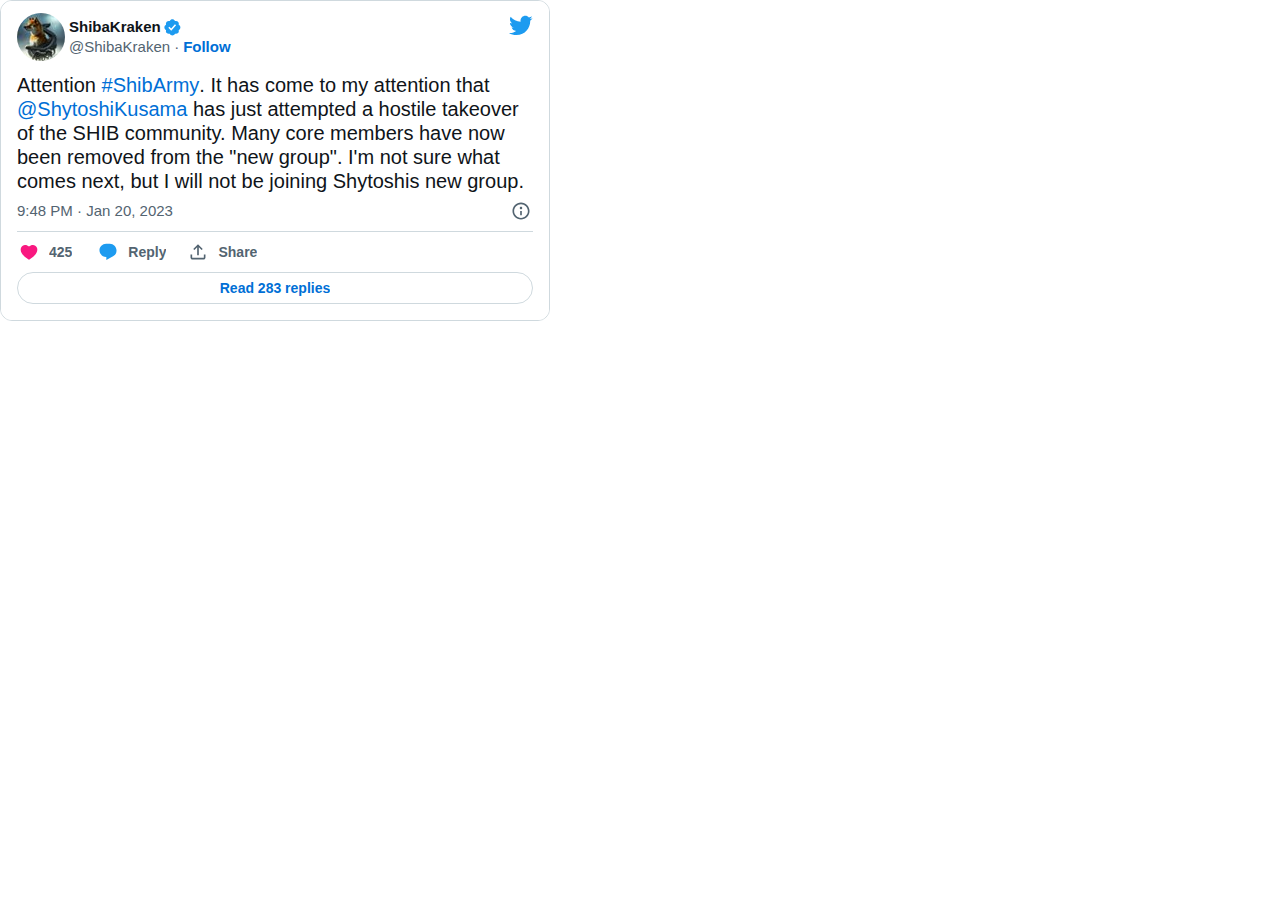
<file: index_8.html>
<!DOCTYPE html><html dir="ltr" lang="en" style="overflow-y: scroll; overscroll-behavior-y: none;" data-scrapbook-source="https://platform.twitter.com/embed/Tweet.html?creatorScreenName=thecryptobasic&amp;dnt=true&amp;embedId=twitter-widget-0&amp;features=[base64]&amp;frame=false&amp;hideCard=false&amp;hideThread=false&amp;id=1616643827711840258&amp;lang=en&amp;origin=https%3A%2F%2Fthecryptobasic.com%2F2023%2F01%2F21%2Fconflict-arises-as-open-tussle-starts-between-shiba-inu-lead-developer-core-member%2F&amp;sessionId=b9640967b2e6b37b6998ad3afbd54cd1ccd4f94d&amp;siteScreenName=thecryptobasic&amp;theme=light&amp;widgetsVersion=2b959255e8896%3A1673658205745&amp;width=550px"><head><style>input::placeholder { user-select: none; -webkit-user-select: none; } iframe { color-scheme: auto; }</style><style>@font-face {
  font-family: TwitterChirpExtendedHeavy;
  src: url("") format('woff2');
  src: url("") format('woff');
  font-weight: 800;
  font-style: 'normal';
  font-display: 'swap';
}
@font-face {
  font-family: TwitterChirp;
  src: url("") format('woff2');
  src: url("") format('woff');
  font-weight: 400;
  font-style: 'normal';
  font-display: 'swap';
}
@font-face {
  font-family: TwitterChirp;
  src: url("") format('woff2');
  src: url("") format('woff');
  font-weight: 500;
  font-style: 'normal';
  font-display: 'swap';
}
@font-face {
  font-family: TwitterChirp;
  src: url("") format('woff2');
  src: url("") format('woff');
  font-weight: 700;
  font-style: 'normal';
  font-display: 'swap';
}
@font-face {
  font-family: TwitterChirp;
  src: url("") format('woff2');
  src: url("") format('woff');
  font-weight: 800;
  font-style: 'normal';
  font-display: 'swap';
}</style><style id="react-native-stylesheet">[stylesheet-group="0"] { }
html { text-size-adjust: 100%; -webkit-tap-highlight-color: rgba(0, 0, 0, 0); }
body { margin: 0px; }
input::-webkit-search-cancel-button, input::-webkit-search-decoration, input::-webkit-search-results-button, input::-webkit-search-results-decoration { display: none; }
[stylesheet-group="0.1"] { }
:focus:not([data-focusvisible-polyfill]) { outline: none; }
[stylesheet-group="0.5"] { }
.css-4rbku5 { background-color: rgba(0, 0, 0, 0); color: inherit; font: inherit; list-style: none; margin: 0px; text-align: inherit; text-decoration: none; }
.css-18t94o4 { cursor: pointer; }
[stylesheet-group="1"] { }
.css-1dbjc4n { -webkit-box-align: stretch; -webkit-box-direction: normal; -webkit-box-orient: vertical; align-items: stretch; border: 0px solid black; box-sizing: border-box; display: flex; flex-basis: auto; flex-direction: column; flex-shrink: 0; margin: 0px; min-height: 0px; min-width: 0px; padding: 0px; position: relative; z-index: 0; }
.css-901oao { border: 0px solid black; box-sizing: border-box; color: rgb(0, 0, 0); display: inline; font: 14px -apple-system, BlinkMacSystemFont, "Segoe UI", Roboto, Helvetica, Arial, sans-serif; margin: 0px; padding: 0px; white-space: pre-wrap; overflow-wrap: break-word; }
.css-16my406 { color: inherit; font: inherit; white-space: inherit; }
.css-1hf3ou5 { max-width: 100%; overflow: hidden; text-overflow: ellipsis; white-space: nowrap; overflow-wrap: normal; }
.css-9pa8cd { inset: 0px; height: 100%; opacity: 0; position: absolute; width: 100%; z-index: -1; }
[stylesheet-group="2"] { }
.r-13awgt0 { flex: 1 1 0%; }
.r-1ets6dv { border-color: rgb(207, 217, 222); }
.r-1q9bdsx { border-radius: 12px; }
.r-rs99b7 { border-width: 1px; }
.r-1udh08x { overflow: hidden; }
.r-1adg3ll { display: block; }
.r-bztko3 { overflow: visible; }
.r-sdzlij { border-radius: 9999px; }
.r-6koalj { display: flex; }
.r-xoduu5 { display: inline-flex; }
.r-4qtqp9 { display: inline-block; }
.r-19fsva8 { margin: 0px; }
.r-1471scf { display: inline; }
.r-1phboty { border-style: solid; }
[stylesheet-group="2.1"] { }
.r-4amgru { margin-left: 4px; margin-right: 4px; }
.r-s1qlax { padding-left: 4px; padding-right: 4px; }
.r-ymttw5 { padding-left: 16px; padding-right: 16px; }
[stylesheet-group="2.2"] { }
.r-12vffkv > * { pointer-events: auto; }
.r-12vffkv { pointer-events: none !important; }
.r-1loqt21 { cursor: pointer; }
.r-vakc41 { max-width: 550px; }
.r-y54riw { min-width: 250px; }
.r-14lw9ot { background-color: rgb(255, 255, 255); }
.r-iphfwy { padding-bottom: 4px; }
.r-1qhn6m8 { padding-left: 16px; }
.r-i023vh { padding-right: 16px; }
.r-ttdzmv { padding-top: 12px; }
.r-o7ynqc { transition-duration: 0.2s; }
.r-6416eg { transition-property: background-color, box-shadow; }
.r-1ny4l3l { outline-style: none; }
.r-18u37iz { -webkit-box-direction: normal; -webkit-box-orient: horizontal; flex-direction: row; }
.r-kzbkwu { padding-bottom: 12px; }
.r-13qz1uu { width: 100%; }
.r-1p0dtai { bottom: 0px; }
.r-1pi2tsx { height: 100%; }
.r-1d2f490 { left: 0px; }
.r-u8s1d { position: absolute; }
.r-ipm5af { top: 0px; }
.r-1wyvozj { left: 50%; }
.r-1v2oles { top: 50%; }
.r-desppf { transform: translateX(-50%) translateY(-50%); }
.r-ggadg3 { left: -2px; }
.r-8jfcpp { top: -2px; }
.r-633pao { pointer-events: none !important; }
.r-12181gd { box-shadow: rgba(0, 0, 0, 0.03) 0px 0px 2px inset; }
.r-eqz5dr { -webkit-box-direction: normal; -webkit-box-orient: vertical; flex-direction: column; }
.r-1777fci { -webkit-box-pack: center; justify-content: center; }
.r-1kh6xel { max-width: calc(100% - 84px); }
.r-1wbh5a2 { flex-shrink: 1; }
.r-dnmrzs { max-width: 100%; }
.r-1awozwy { -webkit-box-align: center; align-items: center; }
.r-bcqeeo { min-width: 0px; }
.r-qvutc0 { overflow-wrap: break-word; }
.r-rjixqe { line-height: 20px; }
.r-1qd0xha { font-family: -apple-system, BlinkMacSystemFont, "Segoe UI", Roboto, Helvetica, Arial, sans-serif; }
.r-a023e6 { font-size: 15px; }
.r-b88u0q { font-weight: 700; }
.r-3s2u2q { white-space: nowrap; }
.r-poiln3 { font-family: inherit; }
.r-16dba41 { font-weight: 400; }
.r-1q142lx { flex-shrink: 0; }
.r-yyyyoo { fill: currentcolor; }
.r-1xvli5t { height: 1.25em; }
.r-bnwqim { position: relative; }
.r-1plcrui { vertical-align: text-bottom; }
.r-lrvibr { user-select: none; }
.r-1cvl2hr { color: rgb(29, 155, 240); }
.r-f9ja8p { max-height: 20px; }
.r-og9te1 { max-width: 20px; }
.r-9cviqr { margin-left: 2px; }
.r-1jj8364 { margin-left: auto; }
.r-6zzn7w { height: 25px; }
.r-q1j0wu { width: 25px; }
.r-1dqbpge { cursor: text; }
.r-1bymd8e { margin-top: 2px; }
.r-1d09ksm { -webkit-box-align: baseline; align-items: baseline; }
.r-1w6e6rj { flex-wrap: wrap; }
.r-9aw3ui { gap: 4px; }
.r-mabqd8 { height: 32px; }
.r-2eo2mk { margin-right: -4px; }
.r-1yvhtrz { width: 32px; }
.r-14j79pv { color: rgb(83, 100, 113); }
.r-n6v787 { font-size: 13px; }
.r-1habvwh { -webkit-box-align: start; align-items: flex-start; }
.r-5kkj8d { border-top-width: 1px; }
.r-14gqq1x { margin-top: 4px; }
.r-1h8ys4a { padding-top: 4px; }
.r-1mf7evn { margin-right: 20px; }
.r-cnkkqs { margin-left: -4px; }
.r-vkub15 { color: rgb(249, 24, 128); }
.r-1sreavd { fill: rgb(249, 24, 128); }
.r-1b43r93 { font-size: 14px; }
.r-1cwl3u0 { line-height: 16px; }
.r-13hce6t { margin-left: 4px; }
.r-4r3dic { fill: rgb(29, 155, 240); }
.r-15ysp7h { min-height: 32px; }
.r-4wgw6l { min-width: 32px; }
.r-q4m81j { text-align: center; }
.r-16y2uox { -webkit-box-flex: 1; flex-grow: 1; }
.r-1mlwlqe { flex-basis: auto; }
.r-417010 { z-index: 0; }
.r-1niwhzg { background-color: rgba(0, 0, 0, 0); }
.r-vvn4in { background-position: center center; }
.r-u6sd8q { background-repeat: no-repeat; }
.r-4gszlv { background-size: cover; }
.r-zchlnj { right: 0px; }
.r-1wyyakw { z-index: -1; }
.r-adyw6z { font-size: 20px; }
.r-135wba7 { line-height: 24px; }</style><meta charset="UTF-8"><title>Twitter Embed</title><style>undefined</style><link rel="stylesheet" href="css2.css"></head><body><div id="app"><div class="css-1dbjc4n r-13awgt0 r-12vffkv"><div class="css-1dbjc4n r-13awgt0 r-12vffkv"><div class="css-1dbjc4n r-1ets6dv r-1q9bdsx r-rs99b7 r-1loqt21 r-vakc41 r-y54riw r-1udh08x"><div tabindex="0"></div><article role="article" tabindex="0" class="css-1dbjc4n r-14lw9ot r-1ny4l3l r-iphfwy r-1qhn6m8 r-i023vh r-ttdzmv r-o7ynqc r-6416eg"><a href="https://twitter.com/ShibaKraken/status/1616643827711840258?ref_src=twsrc%5Etfw%7Ctwcamp%5Etweetembed%7Ctwterm%5E1616643827711840258%7Ctwgr%5Eb9640967b2e6b37b6998ad3afbd54cd1ccd4f94d%7Ctwcon%5Es1_&amp;ref_url=https%3A%2F%2Fthecryptobasic.com%2F2023%2F01%2F21%2Fconflict-arises-as-open-tussle-starts-between-shiba-inu-lead-developer-core-member%2F" rel="noopener noreferrer nofollow" target="_blank" aria-label="Visit this Tweet on Twitter" role="link" class="css-4rbku5 css-18t94o4 css-1dbjc4n r-1loqt21"></a><div class="css-1dbjc4n r-18u37iz r-kzbkwu"><div class="css-1dbjc4n r-1ny4l3l"><div class="css-1dbjc4n r-1adg3ll r-bztko3" data-testid="UserAvatar-Container-ShibaKraken" style="height: 48px; width: 48px;"><div class="r-1adg3ll r-13qz1uu" style="padding-bottom: 100%;"></div><div class="r-1p0dtai r-1pi2tsx r-1d2f490 r-u8s1d r-ipm5af r-13qz1uu"><div class="css-1dbjc4n r-1adg3ll r-1pi2tsx r-1wyvozj r-bztko3 r-u8s1d r-1v2oles r-desppf r-13qz1uu"><div class="r-1adg3ll r-13qz1uu" style="padding-bottom: 100%;"></div><div class="r-1p0dtai r-1pi2tsx r-1d2f490 r-u8s1d r-ipm5af r-13qz1uu"><div class="css-1dbjc4n r-sdzlij r-ggadg3 r-1udh08x r-u8s1d r-8jfcpp" style="height: calc(100% - -4px); width: calc(100% - -4px);"><a href="https://twitter.com/ShibaKraken?ref_src=twsrc%5Etfw%7Ctwcamp%5Etweetembed%7Ctwterm%5E1616643827711840258%7Ctwgr%5Eb9640967b2e6b37b6998ad3afbd54cd1ccd4f94d%7Ctwcon%5Es1_&amp;ref_url=https%3A%2F%2Fthecryptobasic.com%2F2023%2F01%2F21%2Fconflict-arises-as-open-tussle-starts-between-shiba-inu-lead-developer-core-member%2F" rel="noopener noreferrer nofollow" target="_blank" aria-hidden="true" role="link" tabindex="-1" class="css-4rbku5 css-18t94o4 css-1dbjc4n r-1loqt21 r-1pi2tsx r-1ny4l3l r-o7ynqc r-6416eg r-13qz1uu" style="background-color: rgba(0, 0, 0, 0);"><div class="css-1dbjc4n r-sdzlij r-1wyvozj r-1udh08x r-633pao r-u8s1d r-1v2oles r-desppf" style="height: calc(100% - 4px); width: calc(100% - 4px);"><div class="css-1dbjc4n r-1pi2tsx r-13qz1uu" style="background-color: rgba(0, 0, 0, 0);"></div></div><div class="css-1dbjc4n r-sdzlij r-1wyvozj r-1udh08x r-633pao r-u8s1d r-1v2oles r-desppf" style="height: calc(100% - 4px); width: calc(100% - 4px);"><div class="css-1dbjc4n r-14lw9ot r-1pi2tsx r-13qz1uu"></div></div><div class="css-1dbjc4n r-14lw9ot r-sdzlij r-1wyvozj r-1udh08x r-633pao r-u8s1d r-1v2oles r-desppf" style="height: calc(100% - 4px); width: calc(100% - 4px);"><div class="css-1dbjc4n r-1adg3ll r-1udh08x" style=""><div class="r-1adg3ll r-13qz1uu" style="padding-bottom: 100%;"></div><div class="r-1p0dtai r-1pi2tsx r-1d2f490 r-u8s1d r-ipm5af r-13qz1uu"><div aria-label="" class="css-1dbjc4n r-1p0dtai r-1mlwlqe r-1d2f490 r-1udh08x r-u8s1d r-zchlnj r-ipm5af r-417010" style=""><div class="css-1dbjc4n r-1niwhzg r-vvn4in r-u6sd8q r-4gszlv r-1p0dtai r-1pi2tsx r-1d2f490 r-u8s1d r-zchlnj r-ipm5af r-13qz1uu r-1wyyakw" style="background-image: url(&quot;VMJLdwlQ_normal.jpg&quot;);"></div><img alt="" draggable="true" src="VMJLdwlQ_normal.jpg" class="css-9pa8cd"></div></div></div></div><div class="css-1dbjc4n r-sdzlij r-1wyvozj r-1udh08x r-u8s1d r-1v2oles r-desppf" style="height: calc(100% - 4px); width: calc(100% - 4px);"><div class="css-1dbjc4n r-12181gd r-1pi2tsx r-1ny4l3l r-o7ynqc r-6416eg r-13qz1uu"></div></div></a></div></div></div></div></div></div><div class="css-1dbjc4n r-eqz5dr r-1777fci r-4amgru r-1kh6xel"><div class="css-1dbjc4n r-1ny4l3l"><div class="css-1dbjc4n r-1wbh5a2 r-dnmrzs r-1ny4l3l"><div class="css-1dbjc4n r-1wbh5a2 r-dnmrzs r-1ny4l3l"><a href="https://twitter.com/ShibaKraken?ref_src=twsrc%5Etfw%7Ctwcamp%5Etweetembed%7Ctwterm%5E1616643827711840258%7Ctwgr%5Eb9640967b2e6b37b6998ad3afbd54cd1ccd4f94d%7Ctwcon%5Es1_&amp;ref_url=https%3A%2F%2Fthecryptobasic.com%2F2023%2F01%2F21%2Fconflict-arises-as-open-tussle-starts-between-shiba-inu-lead-developer-core-member%2F" rel="noopener noreferrer nofollow" target="_blank" role="link" class="css-4rbku5 css-18t94o4 css-1dbjc4n r-1loqt21 r-1wbh5a2 r-dnmrzs r-1ny4l3l"><div class="css-1dbjc4n r-1awozwy r-18u37iz r-dnmrzs"><div dir="auto" class="css-901oao r-1awozwy r-6koalj r-1qd0xha r-a023e6 r-b88u0q r-rjixqe r-bcqeeo r-1udh08x r-3s2u2q r-qvutc0" style="color: rgb(15, 20, 25);"><span class="css-901oao css-16my406 css-1hf3ou5 r-poiln3 r-bcqeeo r-qvutc0"><span class="css-901oao css-16my406 r-poiln3 r-bcqeeo r-qvutc0">ShibaKraken</span></span></div><div dir="auto" class="css-901oao r-xoduu5 r-18u37iz r-1q142lx r-1qd0xha r-a023e6 r-16dba41 r-rjixqe r-bcqeeo r-qvutc0" style="color: rgb(15, 20, 25);"><svg viewBox="0 0 24 24" aria-label="Verified account" role="img" class="r-1cvl2hr r-4qtqp9 r-yyyyoo r-1xvli5t r-9cviqr r-f9ja8p r-og9te1 r-bnwqim r-1plcrui r-lrvibr" data-testid="icon-verified"><g><path d="M22.25 12c0-1.43-.88-2.67-2.19-3.34.46-1.39.2-2.9-.81-3.91s-2.52-1.27-3.91-.81c-.66-1.31-1.91-2.19-3.34-2.19s-2.67.88-3.33 2.19c-1.4-.46-2.91-.2-3.92.81s-1.26 2.52-.8 3.91c-1.31.67-2.2 1.91-2.2 3.34s.89 2.67 2.2 3.34c-.46 1.39-.21 2.9.8 3.91s2.52 1.26 3.91.81c.67 1.31 1.91 2.19 3.34 2.19s2.68-.88 3.34-2.19c1.39.45 2.9.2 3.91-.81s1.27-2.52.81-3.91c1.31-.67 2.19-1.91 2.19-3.34zm-11.71 4.2L6.8 12.46l1.41-1.42 2.26 2.26 4.8-5.23 1.47 1.36-6.2 6.77z"></path></g></svg></div></div></a><div class="css-1dbjc4n r-1awozwy r-18u37iz r-1wbh5a2"><a href="https://twitter.com/ShibaKraken?ref_src=twsrc%5Etfw%7Ctwcamp%5Etweetembed%7Ctwterm%5E1616643827711840258%7Ctwgr%5Eb9640967b2e6b37b6998ad3afbd54cd1ccd4f94d%7Ctwcon%5Es1_&amp;ref_url=https%3A%2F%2Fthecryptobasic.com%2F2023%2F01%2F21%2Fconflict-arises-as-open-tussle-starts-between-shiba-inu-lead-developer-core-member%2F" rel="noopener noreferrer nofollow" target="_blank" role="link" tabindex="-1" class="css-4rbku5 css-18t94o4 css-1dbjc4n r-1loqt21 r-1wbh5a2 r-dnmrzs r-1ny4l3l"><div class="css-1dbjc4n"><div dir="ltr" class="css-901oao css-1hf3ou5 r-18u37iz r-1qd0xha r-a023e6 r-16dba41 r-rjixqe r-bcqeeo r-qvutc0" style="color: rgb(83, 100, 113);"><span class="css-901oao css-16my406 r-poiln3 r-bcqeeo r-qvutc0">@ShibaKraken</span></div></div></a><div class="css-1dbjc4n r-18u37iz r-1q142lx"><div dir="auto" aria-hidden="true" class="css-901oao r-1q142lx r-1qd0xha r-a023e6 r-16dba41 r-rjixqe r-bcqeeo r-s1qlax r-qvutc0" style="color: rgb(83, 100, 113);"><span class="css-901oao css-16my406 r-poiln3 r-bcqeeo r-qvutc0">·</span></div><a href="https://twitter.com/intent/follow?ref_src=twsrc%5Etfw%7Ctwcamp%5Etweetembed%7Ctwterm%5E1616643827711840258%7Ctwgr%5Eb9640967b2e6b37b6998ad3afbd54cd1ccd4f94d%7Ctwcon%5Es1_&amp;ref_url=https%3A%2F%2Fthecryptobasic.com%2F2023%2F01%2F21%2Fconflict-arises-as-open-tussle-starts-between-shiba-inu-lead-developer-core-member%2F&amp;screen_name=ShibaKraken" dir="auto" rel="noopener noreferrer nofollow" target="_blank" role="link" class="css-4rbku5 css-18t94o4 css-901oao r-1loqt21 r-1qd0xha r-a023e6 r-b88u0q r-rjixqe r-bcqeeo r-qvutc0" style="color: rgb(0, 111, 214);"><span class="css-901oao css-16my406 r-poiln3 r-bcqeeo r-qvutc0">Follow</span></a></div></div></div></div></div></div><a href="https://twitter.com/ShibaKraken/status/1616643827711840258?ref_src=twsrc%5Etfw%7Ctwcamp%5Etweetembed%7Ctwterm%5E1616643827711840258%7Ctwgr%5Eb9640967b2e6b37b6998ad3afbd54cd1ccd4f94d%7Ctwcon%5Es1_&amp;ref_url=https%3A%2F%2Fthecryptobasic.com%2F2023%2F01%2F21%2Fconflict-arises-as-open-tussle-starts-between-shiba-inu-lead-developer-core-member%2F" rel="noopener noreferrer nofollow" target="_blank" aria-label="View on Twitter" role="link" class="css-4rbku5 css-18t94o4 css-1dbjc4n r-sdzlij r-1loqt21 r-1jj8364 r-1ny4l3l r-o7ynqc r-6416eg"><svg viewBox="0 0 24 24" aria-hidden="true" class="r-1cvl2hr r-4qtqp9 r-yyyyoo r-6zzn7w r-19fsva8 r-dnmrzs r-bnwqim r-1plcrui r-lrvibr r-q1j0wu"><g><path d="M23.643 4.937c-.835.37-1.732.62-2.675.733.962-.576 1.7-1.49 2.048-2.578-.9.534-1.897.922-2.958 1.13-.85-.904-2.06-1.47-3.4-1.47-2.572 0-4.658 2.086-4.658 4.66 0 .364.042.718.12 1.06-3.873-.195-7.304-2.05-9.602-4.868-.4.69-.63 1.49-.63 2.342 0 1.616.823 3.043 2.072 3.878-.764-.025-1.482-.234-2.11-.583v.06c0 2.257 1.605 4.14 3.737 4.568-.392.106-.803.162-1.227.162-.3 0-.593-.028-.877-.082.593 1.85 2.313 3.198 4.352 3.234-1.595 1.25-3.604 1.995-5.786 1.995-.376 0-.747-.022-1.112-.065 2.062 1.323 4.51 2.093 7.14 2.093 8.57 0 13.255-7.098 13.255-13.254 0-.2-.005-.402-.014-.602.91-.658 1.7-1.477 2.323-2.41z"></path></g></svg></a></div><div class="css-1dbjc4n"><div dir="auto" lang="en" class="css-901oao r-1dqbpge r-1qd0xha r-adyw6z r-16dba41 r-135wba7 r-bcqeeo r-bnwqim r-qvutc0" data-testid="tweetText" style="color: rgb(15, 20, 25);"><span class="css-901oao css-16my406 r-poiln3 r-bcqeeo r-qvutc0">Attention </span><span class="r-18u37iz"><a dir="ltr" href="https://twitter.com/hashtag/ShibArmy?ref_src=twsrc%5Etfw%7Ctwcamp%5Etweetembed%7Ctwterm%5E1616643827711840258%7Ctwgr%5Eb9640967b2e6b37b6998ad3afbd54cd1ccd4f94d%7Ctwcon%5Es1_&amp;ref_url=https%3A%2F%2Fthecryptobasic.com%2F2023%2F01%2F21%2Fconflict-arises-as-open-tussle-starts-between-shiba-inu-lead-developer-core-member%2F&amp;src=hashtag_click" rel="noopener noreferrer nofollow" target="_blank" role="link" class="css-4rbku5 css-18t94o4 css-901oao css-16my406 r-1loqt21 r-poiln3 r-bcqeeo r-qvutc0" style="color: rgb(0, 111, 214);">#ShibArmy</a></span><span class="css-901oao css-16my406 r-poiln3 r-bcqeeo r-qvutc0">. It has come to my attention that </span><span class="r-18u37iz"><a dir="ltr" href="https://twitter.com/ShytoshiKusama?ref_src=twsrc%5Etfw%7Ctwcamp%5Etweetembed%7Ctwterm%5E1616643827711840258%7Ctwgr%5Eb9640967b2e6b37b6998ad3afbd54cd1ccd4f94d%7Ctwcon%5Es1_&amp;ref_url=https%3A%2F%2Fthecryptobasic.com%2F2023%2F01%2F21%2Fconflict-arises-as-open-tussle-starts-between-shiba-inu-lead-developer-core-member%2F" rel="noopener noreferrer nofollow" target="_blank" role="link" class="css-4rbku5 css-18t94o4 css-901oao css-16my406 r-1loqt21 r-poiln3 r-bcqeeo r-qvutc0" style="color: rgb(0, 111, 214);">@ShytoshiKusama</a></span><span class="css-901oao css-16my406 r-poiln3 r-bcqeeo r-qvutc0"> has just attempted a hostile takeover of the SHIB community. Many core members have now been removed from the "new group". I'm not sure what comes next, but I will not be joining Shytoshis new group.</span></div></div><div class="css-1dbjc4n r-1awozwy r-18u37iz r-1bymd8e"><div dir="auto" class="css-901oao css-1hf3ou5 r-1qd0xha r-a023e6 r-16dba41 r-rjixqe r-bcqeeo r-qvutc0" style="color: rgb(15, 20, 25);"><span class="css-901oao css-16my406 r-poiln3 r-bcqeeo r-qvutc0" style="color: rgb(83, 100, 113);"><div class="css-1dbjc4n r-1d09ksm r-1471scf r-18u37iz r-1wbh5a2"><a href="https://twitter.com/ShibaKraken/status/1616643827711840258?ref_src=twsrc%5Etfw%7Ctwcamp%5Etweetembed%7Ctwterm%5E1616643827711840258%7Ctwgr%5Eb9640967b2e6b37b6998ad3afbd54cd1ccd4f94d%7Ctwcon%5Es1_&amp;ref_url=https%3A%2F%2Fthecryptobasic.com%2F2023%2F01%2F21%2Fconflict-arises-as-open-tussle-starts-between-shiba-inu-lead-developer-core-member%2F" rel="noopener noreferrer nofollow" target="_blank" aria-label="9:48 PM · Jan 20, 2023" role="link" class="css-4rbku5 css-18t94o4 css-901oao css-16my406 r-14j79pv r-1loqt21 r-xoduu5 r-1q142lx r-1w6e6rj r-poiln3 r-9aw3ui r-bcqeeo r-3s2u2q r-qvutc0" style=""><time datetime="2023-01-21T03:48:18.000Z">9:48 PM · Jan 20, 2023</time></a></div></span></div><a href="https://help.twitter.com/en/twitter-for-websites-ads-info-and-privacy" rel="noopener noreferrer nofollow" target="_blank" aria-label="Twitter Ads info and privacy" role="link" class="css-4rbku5 css-18t94o4 css-1dbjc4n r-sdzlij r-1loqt21 r-mabqd8 r-1777fci r-1jj8364 r-2eo2mk r-1ny4l3l r-o7ynqc r-6416eg r-1yvhtrz"><svg viewBox="0 0 24 24" aria-hidden="true" class="r-14j79pv r-4qtqp9 r-yyyyoo r-1xvli5t r-dnmrzs r-bnwqim r-1plcrui r-lrvibr"><g><path d="M13.5 8.5c0 .83-.67 1.5-1.5 1.5s-1.5-.67-1.5-1.5S11.17 7 12 7s1.5.67 1.5 1.5zM13 17v-5h-2v5h2zm-1 5.25c5.66 0 10.25-4.59 10.25-10.25S17.66 1.75 12 1.75 1.75 6.34 1.75 12 6.34 22.25 12 22.25zM20.25 12c0 4.56-3.69 8.25-8.25 8.25S3.75 16.56 3.75 12 7.44 3.75 12 3.75s8.25 3.69 8.25 8.25z"></path></g></svg></a></div><div class="css-1dbjc4n r-1habvwh r-1ets6dv r-5kkj8d r-18u37iz r-14gqq1x r-1h8ys4a"><a href="https://twitter.com/intent/like?ref_src=twsrc%5Etfw%7Ctwcamp%5Etweetembed%7Ctwterm%5E1616643827711840258%7Ctwgr%5Eb9640967b2e6b37b6998ad3afbd54cd1ccd4f94d%7Ctwcon%5Es1_&amp;ref_url=https%3A%2F%2Fthecryptobasic.com%2F2023%2F01%2F21%2Fconflict-arises-as-open-tussle-starts-between-shiba-inu-lead-developer-core-member%2F&amp;tweet_id=1616643827711840258" rel="noopener noreferrer nofollow" target="_blank" aria-label="Like. This Tweet has 425 likes" role="link" class="css-4rbku5 css-18t94o4 css-1dbjc4n r-1awozwy r-1loqt21 r-18u37iz r-1mf7evn r-1ny4l3l r-o7ynqc r-6416eg"><div tabindex="-1" class="css-1dbjc4n r-sdzlij r-mabqd8 r-1777fci r-cnkkqs r-1yvhtrz"><svg viewBox="0 0 24 24" aria-hidden="true" class="r-vkub15 r-4qtqp9 r-1sreavd r-1xvli5t r-dnmrzs r-bnwqim r-1plcrui r-lrvibr"><g><path d="M20.884 13.19c-1.351 2.48-4.001 5.12-8.379 7.67l-.503.3-.504-.3c-4.379-2.55-7.029-5.19-8.382-7.67-1.36-2.5-1.41-4.86-.514-6.67.887-1.79 2.647-2.91 4.601-3.01 1.651-.09 3.368.56 4.798 2.01 1.429-1.45 3.146-2.1 4.796-2.01 1.954.1 3.714 1.22 4.601 3.01.896 1.81.846 4.17-.514 6.67z"></path></g></svg></div><div dir="auto" class="css-901oao css-1hf3ou5 r-14j79pv r-1qd0xha r-1b43r93 r-b88u0q r-1cwl3u0 r-13hce6t r-bcqeeo r-qvutc0"><span class="css-901oao css-16my406 r-poiln3 r-bcqeeo r-qvutc0">425</span></div></a><a href="https://twitter.com/intent/tweet?ref_src=twsrc%5Etfw%7Ctwcamp%5Etweetembed%7Ctwterm%5E1616643827711840258%7Ctwgr%5Eb9640967b2e6b37b6998ad3afbd54cd1ccd4f94d%7Ctwcon%5Es1_&amp;ref_url=https%3A%2F%2Fthecryptobasic.com%2F2023%2F01%2F21%2Fconflict-arises-as-open-tussle-starts-between-shiba-inu-lead-developer-core-member%2F&amp;in_reply_to=1616643827711840258" rel="noopener noreferrer nofollow" target="_blank" aria-label="Reply to this Tweet on Twitter" role="link" class="css-4rbku5 css-18t94o4 css-1dbjc4n r-1awozwy r-1loqt21 r-18u37iz r-1mf7evn r-1ny4l3l r-o7ynqc r-6416eg"><div tabindex="-1" class="css-1dbjc4n r-sdzlij r-mabqd8 r-1777fci r-1yvhtrz"><svg viewBox="0 0 24 24" aria-hidden="true" class="r-1cvl2hr r-4qtqp9 r-4r3dic r-1xvli5t r-dnmrzs r-bnwqim r-1plcrui r-lrvibr"><g><path d="M1.751 10c0-4.42 3.584-8 8.005-8h4.366c4.49 0 8.129 3.64 8.129 8.13 0 2.96-1.607 5.68-4.196 7.11l-8.054 4.46v-3.69h-.067c-4.49.1-8.183-3.51-8.183-8.01z"></path></g></svg></div><div dir="auto" class="css-901oao css-1hf3ou5 r-14j79pv r-1qd0xha r-1b43r93 r-b88u0q r-1cwl3u0 r-13hce6t r-bcqeeo r-qvutc0"><span class="css-901oao css-16my406 r-poiln3 r-bcqeeo r-qvutc0">Reply</span></div></a><div role="button" tabindex="0" class="css-18t94o4 css-1dbjc4n r-1awozwy r-18u37iz r-1wbh5a2 r-1ny4l3l r-o7ynqc r-6416eg"><div tabindex="-1" class="css-1dbjc4n r-sdzlij r-mabqd8 r-1777fci r-cnkkqs r-1yvhtrz"><svg viewBox="0 0 24 24" aria-hidden="true" class="r-14j79pv r-4qtqp9 r-yyyyoo r-1xvli5t r-dnmrzs r-bnwqim r-1plcrui r-lrvibr"><g><path d="M12 2.59l5.7 5.7-1.41 1.42L13 6.41V16h-2V6.41l-3.3 3.3-1.41-1.42L12 2.59zM21 15l-.02 3.51c0 1.38-1.12 2.49-2.5 2.49H5.5C4.11 21 3 19.88 3 18.5V15h2v3.5c0 .28.22.5.5.5h12.98c.28 0 .5-.22.5-.5L19 15h2z"></path></g></svg></div><div dir="auto" class="css-901oao css-1hf3ou5 r-14j79pv r-1qd0xha r-1b43r93 r-b88u0q r-1cwl3u0 r-13hce6t r-bcqeeo r-qvutc0"><span class="css-901oao css-16my406 r-poiln3 r-bcqeeo r-qvutc0">Share</span></div></div></div><div class="css-1dbjc4n r-kzbkwu r-1h8ys4a"><a href="https://twitter.com/ShibaKraken/status/1616643827711840258?ref_src=twsrc%5Etfw%7Ctwcamp%5Etweetembed%7Ctwterm%5E1616643827711840258%7Ctwgr%5Eb9640967b2e6b37b6998ad3afbd54cd1ccd4f94d%7Ctwcon%5Es1_&amp;ref_url=https%3A%2F%2Fthecryptobasic.com%2F2023%2F01%2F21%2Fconflict-arises-as-open-tussle-starts-between-shiba-inu-lead-developer-core-member%2F" rel="noopener noreferrer nofollow" target="_blank" role="link" class="css-4rbku5 css-18t94o4 css-1dbjc4n r-1ets6dv r-sdzlij r-1phboty r-rs99b7 r-1loqt21 r-15ysp7h r-4wgw6l r-1ny4l3l r-ymttw5 r-o7ynqc r-6416eg r-lrvibr" style="background-color: rgba(0, 0, 0, 0);"><div dir="auto" class="css-901oao r-1awozwy r-6koalj r-18u37iz r-16y2uox r-1qd0xha r-a023e6 r-b88u0q r-1777fci r-rjixqe r-bcqeeo r-q4m81j r-qvutc0" style="color: rgb(0, 111, 214);"><span class="css-901oao css-16my406 css-1hf3ou5 r-poiln3 r-1b43r93 r-1cwl3u0 r-bcqeeo r-qvutc0"><span class="css-901oao css-16my406 r-poiln3 r-bcqeeo r-qvutc0">Read 283 replies</span></span></div></a></div></article></div></div></div></div><div style="width: 0px; height: 0px;"></div></body></html>
</file>
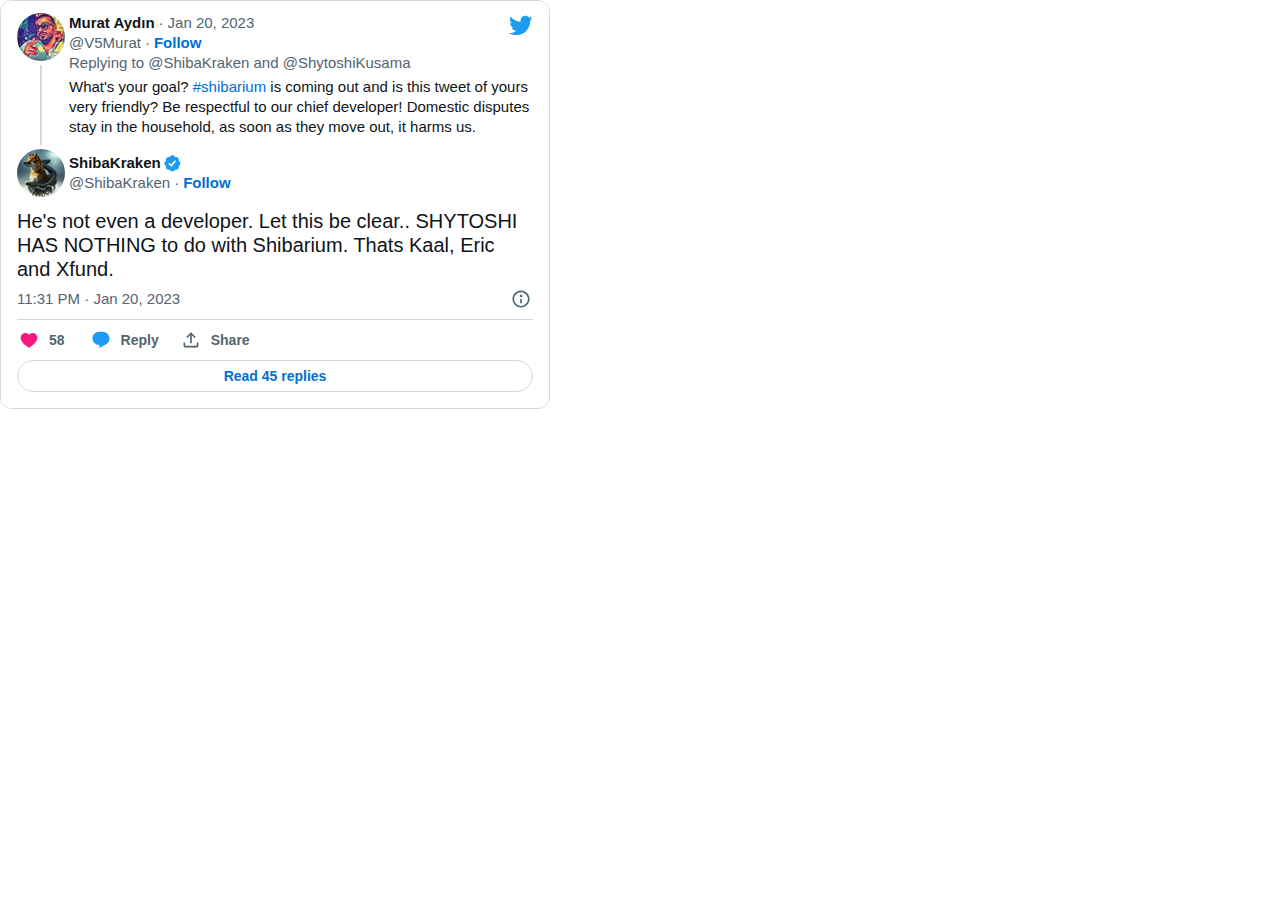
<file: index_9.html>
<!DOCTYPE html><html dir="ltr" lang="en" style="overflow-y: scroll; overscroll-behavior-y: none;" data-scrapbook-source="https://platform.twitter.com/embed/Tweet.html?creatorScreenName=thecryptobasic&amp;dnt=true&amp;embedId=twitter-widget-2&amp;features=[base64]&amp;frame=false&amp;hideCard=false&amp;hideThread=false&amp;id=1616669876315381760&amp;lang=en&amp;origin=https%3A%2F%2Fthecryptobasic.com%2F2023%2F01%2F21%2Fconflict-arises-as-open-tussle-starts-between-shiba-inu-lead-developer-core-member%2F&amp;sessionId=b9640967b2e6b37b6998ad3afbd54cd1ccd4f94d&amp;siteScreenName=thecryptobasic&amp;theme=light&amp;widgetsVersion=2b959255e8896%3A1673658205745&amp;width=550px"><head><style>input::placeholder { user-select: none; -webkit-user-select: none; } iframe { color-scheme: auto; }</style><style>@font-face {
  font-family: TwitterChirpExtendedHeavy;
  src: url("") format('woff2');
  src: url("") format('woff');
  font-weight: 800;
  font-style: 'normal';
  font-display: 'swap';
}
@font-face {
  font-family: TwitterChirp;
  src: url("") format('woff2');
  src: url("") format('woff');
  font-weight: 400;
  font-style: 'normal';
  font-display: 'swap';
}
@font-face {
  font-family: TwitterChirp;
  src: url("") format('woff2');
  src: url("") format('woff');
  font-weight: 500;
  font-style: 'normal';
  font-display: 'swap';
}
@font-face {
  font-family: TwitterChirp;
  src: url("") format('woff2');
  src: url("") format('woff');
  font-weight: 700;
  font-style: 'normal';
  font-display: 'swap';
}
@font-face {
  font-family: TwitterChirp;
  src: url("") format('woff2');
  src: url("") format('woff');
  font-weight: 800;
  font-style: 'normal';
  font-display: 'swap';
}</style><style id="react-native-stylesheet">[stylesheet-group="0"] { }
html { text-size-adjust: 100%; -webkit-tap-highlight-color: rgba(0, 0, 0, 0); }
body { margin: 0px; }
input::-webkit-search-cancel-button, input::-webkit-search-decoration, input::-webkit-search-results-button, input::-webkit-search-results-decoration { display: none; }
[stylesheet-group="0.1"] { }
:focus:not([data-focusvisible-polyfill]) { outline: none; }
[stylesheet-group="0.5"] { }
.css-4rbku5 { background-color: rgba(0, 0, 0, 0); color: inherit; font: inherit; list-style: none; margin: 0px; text-align: inherit; text-decoration: none; }
.css-18t94o4 { cursor: pointer; }
[stylesheet-group="1"] { }
.css-1dbjc4n { -webkit-box-align: stretch; -webkit-box-direction: normal; -webkit-box-orient: vertical; align-items: stretch; border: 0px solid black; box-sizing: border-box; display: flex; flex-basis: auto; flex-direction: column; flex-shrink: 0; margin: 0px; min-height: 0px; min-width: 0px; padding: 0px; position: relative; z-index: 0; }
.css-901oao { border: 0px solid black; box-sizing: border-box; color: rgb(0, 0, 0); display: inline; font: 14px -apple-system, BlinkMacSystemFont, "Segoe UI", Roboto, Helvetica, Arial, sans-serif; margin: 0px; padding: 0px; white-space: pre-wrap; overflow-wrap: break-word; }
.css-16my406 { color: inherit; font: inherit; white-space: inherit; }
.css-1hf3ou5 { max-width: 100%; overflow: hidden; text-overflow: ellipsis; white-space: nowrap; overflow-wrap: normal; }
.css-9pa8cd { inset: 0px; height: 100%; opacity: 0; position: absolute; width: 100%; z-index: -1; }
[stylesheet-group="2"] { }
.r-13awgt0 { flex: 1 1 0%; }
.r-1ets6dv { border-color: rgb(207, 217, 222); }
.r-1q9bdsx { border-radius: 12px; }
.r-rs99b7 { border-width: 1px; }
.r-1udh08x { overflow: hidden; }
.r-1adg3ll { display: block; }
.r-bztko3 { overflow: visible; }
.r-sdzlij { border-radius: 9999px; }
.r-dr4v9t { flex: 1 1 auto; }
.r-6koalj { display: flex; }
.r-xoduu5 { display: inline-flex; }
.r-4qtqp9 { display: inline-block; }
.r-19fsva8 { margin: 0px; }
.r-1471scf { display: inline; }
.r-1phboty { border-style: solid; }
[stylesheet-group="2.1"] { }
.r-1jgb5lz { margin-left: auto; margin-right: auto; }
.r-s1qlax { padding-left: 4px; padding-right: 4px; }
.r-4amgru { margin-left: 4px; margin-right: 4px; }
.r-ymttw5 { padding-left: 16px; padding-right: 16px; }
[stylesheet-group="2.2"] { }
.r-12vffkv > * { pointer-events: auto; }
.r-12vffkv { pointer-events: none !important; }
.r-1loqt21 { cursor: pointer; }
.r-vakc41 { max-width: 550px; }
.r-y54riw { min-width: 250px; }
.r-14lw9ot { background-color: rgb(255, 255, 255); }
.r-iphfwy { padding-bottom: 4px; }
.r-1qhn6m8 { padding-left: 16px; }
.r-i023vh { padding-right: 16px; }
.r-ttdzmv { padding-top: 12px; }
.r-o7ynqc { transition-duration: 0.2s; }
.r-6416eg { transition-property: background-color, box-shadow; }
.r-1ny4l3l { outline-style: none; }
.r-18u37iz { -webkit-box-direction: normal; -webkit-box-orient: horizontal; flex-direction: row; }
.r-13qz1uu { width: 100%; }
.r-1p0dtai { bottom: 0px; }
.r-1pi2tsx { height: 100%; }
.r-1d2f490 { left: 0px; }
.r-u8s1d { position: absolute; }
.r-ipm5af { top: 0px; }
.r-1wyvozj { left: 50%; }
.r-1v2oles { top: 50%; }
.r-desppf { transform: translateX(-50%) translateY(-50%); }
.r-ggadg3 { left: -2px; }
.r-8jfcpp { top: -2px; }
.r-633pao { pointer-events: none !important; }
.r-12181gd { box-shadow: rgba(0, 0, 0, 0.03) 0px 0px 2px inset; }
.r-1bimlpy { background-color: rgb(207, 217, 222); }
.r-16y2uox { -webkit-box-flex: 1; flex-grow: 1; }
.r-15zivkp { margin-bottom: 4px; }
.r-14gqq1x { margin-top: 4px; }
.r-yfq7p9 { min-height: 10px; }
.r-m5arl1 { width: 2px; }
.r-1iusvr4 { flex-basis: 0px; }
.r-46vdb2 { -webkit-box-flex: 7; flex-grow: 7; }
.r-1h0z5md { -webkit-box-pack: start; justify-content: flex-start; }
.r-6gpygo { margin-bottom: 12px; }
.r-13hce6t { margin-left: 4px; }
.r-1d09ksm { -webkit-box-align: baseline; align-items: baseline; }
.r-eqz5dr { -webkit-box-direction: normal; -webkit-box-orient: vertical; flex-direction: column; }
.r-1777fci { -webkit-box-pack: center; justify-content: center; }
.r-1aebqfk { max-width: calc(100% - 25px); }
.r-1habvwh { -webkit-box-align: start; align-items: flex-start; }
.r-dnmrzs { max-width: 100%; }
.r-1wbh5a2 { flex-shrink: 1; }
.r-1awozwy { -webkit-box-align: center; align-items: center; }
.r-bcqeeo { min-width: 0px; }
.r-qvutc0 { overflow-wrap: break-word; }
.r-rjixqe { line-height: 20px; }
.r-1qd0xha { font-family: -apple-system, BlinkMacSystemFont, "Segoe UI", Roboto, Helvetica, Arial, sans-serif; }
.r-a023e6 { font-size: 15px; }
.r-b88u0q { font-weight: 700; }
.r-3s2u2q { white-space: nowrap; }
.r-poiln3 { font-family: inherit; }
.r-16dba41 { font-weight: 400; }
.r-1q142lx { flex-shrink: 0; }
.r-1bqc3p3 { flex-basis: content; }
.r-1w6e6rj { flex-wrap: wrap; }
.r-9aw3ui { gap: 4px; }
.r-14j79pv { color: rgb(83, 100, 113); }
.r-1jj8364 { margin-left: auto; }
.r-yyyyoo { fill: currentcolor; }
.r-1xvli5t { height: 1.25em; }
.r-bnwqim { position: relative; }
.r-1plcrui { vertical-align: text-bottom; }
.r-lrvibr { user-select: none; }
.r-1cvl2hr { color: rgb(29, 155, 240); }
.r-6zzn7w { height: 25px; }
.r-q1j0wu { width: 25px; }
.r-1dqbpge { cursor: text; }
.r-kzbkwu { padding-bottom: 12px; }
.r-1kh6xel { max-width: calc(100% - 84px); }
.r-f9ja8p { max-height: 20px; }
.r-og9te1 { max-width: 20px; }
.r-9cviqr { margin-left: 2px; }
.r-1bymd8e { margin-top: 2px; }
.r-mabqd8 { height: 32px; }
.r-2eo2mk { margin-right: -4px; }
.r-1yvhtrz { width: 32px; }
.r-n6v787 { font-size: 13px; }
.r-5kkj8d { border-top-width: 1px; }
.r-1h8ys4a { padding-top: 4px; }
.r-1mf7evn { margin-right: 20px; }
.r-cnkkqs { margin-left: -4px; }
.r-vkub15 { color: rgb(249, 24, 128); }
.r-1sreavd { fill: rgb(249, 24, 128); }
.r-1b43r93 { font-size: 14px; }
.r-1cwl3u0 { line-height: 16px; }
.r-4r3dic { fill: rgb(29, 155, 240); }
.r-15ysp7h { min-height: 32px; }
.r-4wgw6l { min-width: 32px; }
.r-q4m81j { text-align: center; }
.r-1mlwlqe { flex-basis: auto; }
.r-417010 { z-index: 0; }
.r-1niwhzg { background-color: rgba(0, 0, 0, 0); }
.r-vvn4in { background-position: center center; }
.r-u6sd8q { background-repeat: no-repeat; }
.r-4gszlv { background-size: cover; }
.r-zchlnj { right: 0px; }
.r-1wyyakw { z-index: -1; }
.r-adyw6z { font-size: 20px; }
.r-135wba7 { line-height: 24px; }</style><meta charset="UTF-8"><title>Twitter Embed</title><style>undefined</style><link rel="stylesheet" href="css2.css"></head><body><div id="app"><div class="css-1dbjc4n r-13awgt0 r-12vffkv"><div class="css-1dbjc4n r-13awgt0 r-12vffkv"><div class="css-1dbjc4n r-1ets6dv r-1q9bdsx r-rs99b7 r-1loqt21 r-vakc41 r-y54riw r-1udh08x"><div tabindex="0"></div><article role="article" tabindex="0" class="css-1dbjc4n r-14lw9ot r-1ny4l3l r-iphfwy r-1qhn6m8 r-i023vh r-ttdzmv r-o7ynqc r-6416eg"><a href="https://twitter.com/ShibaKraken/status/1616669876315381760?ref_src=twsrc%5Etfw%7Ctwcamp%5Etweetembed%7Ctwterm%5E1616669876315381760%7Ctwgr%5Eb9640967b2e6b37b6998ad3afbd54cd1ccd4f94d%7Ctwcon%5Es1_&amp;ref_url=https%3A%2F%2Fthecryptobasic.com%2F2023%2F01%2F21%2Fconflict-arises-as-open-tussle-starts-between-shiba-inu-lead-developer-core-member%2F" rel="noopener noreferrer nofollow" target="_blank" aria-label="Visit this Tweet on Twitter" role="link" class="css-4rbku5 css-18t94o4 css-1dbjc4n r-1loqt21"></a><article role="article" tabindex="0" class="css-1dbjc4n r-1ny4l3l"><a href="https://twitter.com/V5Murat/status/1616662854643376129?ref_src=twsrc%5Etfw%7Ctwcamp%5Etweetembed%7Ctwterm%5E1616669876315381760%7Ctwgr%5Eb9640967b2e6b37b6998ad3afbd54cd1ccd4f94d%7Ctwcon%5Es2_&amp;ref_url=https%3A%2F%2Fthecryptobasic.com%2F2023%2F01%2F21%2Fconflict-arises-as-open-tussle-starts-between-shiba-inu-lead-developer-core-member%2F" rel="noopener noreferrer nofollow" target="_blank" aria-label="Visit this Tweet on Twitter" role="link" class="css-4rbku5 css-18t94o4 css-1dbjc4n r-1loqt21"></a><div class="css-1dbjc4n r-18u37iz r-1ny4l3l"><div class="css-1dbjc4n"><div class="css-1dbjc4n r-1ny4l3l"><div class="css-1dbjc4n r-1adg3ll r-bztko3" data-testid="UserAvatar-Container-V5Murat" style="height: 48px; width: 48px;"><div class="r-1adg3ll r-13qz1uu" style="padding-bottom: 100%;"></div><div class="r-1p0dtai r-1pi2tsx r-1d2f490 r-u8s1d r-ipm5af r-13qz1uu"><div class="css-1dbjc4n r-1adg3ll r-1pi2tsx r-1wyvozj r-bztko3 r-u8s1d r-1v2oles r-desppf r-13qz1uu"><div class="r-1adg3ll r-13qz1uu" style="padding-bottom: 100%;"></div><div class="r-1p0dtai r-1pi2tsx r-1d2f490 r-u8s1d r-ipm5af r-13qz1uu"><div class="css-1dbjc4n r-sdzlij r-ggadg3 r-1udh08x r-u8s1d r-8jfcpp" style="height: calc(100% - -4px); width: calc(100% - -4px);"><a href="https://twitter.com/V5Murat?ref_src=twsrc%5Etfw%7Ctwcamp%5Etweetembed%7Ctwterm%5E1616669876315381760%7Ctwgr%5Eb9640967b2e6b37b6998ad3afbd54cd1ccd4f94d%7Ctwcon%5Es2_&amp;ref_url=https%3A%2F%2Fthecryptobasic.com%2F2023%2F01%2F21%2Fconflict-arises-as-open-tussle-starts-between-shiba-inu-lead-developer-core-member%2F" rel="noopener noreferrer nofollow" target="_blank" aria-hidden="true" role="link" tabindex="-1" class="css-4rbku5 css-18t94o4 css-1dbjc4n r-1loqt21 r-1pi2tsx r-1ny4l3l r-o7ynqc r-6416eg r-13qz1uu" style="background-color: rgba(0, 0, 0, 0);"><div class="css-1dbjc4n r-sdzlij r-1wyvozj r-1udh08x r-633pao r-u8s1d r-1v2oles r-desppf" style="height: calc(100% - 4px); width: calc(100% - 4px);"><div class="css-1dbjc4n r-1pi2tsx r-13qz1uu" style="background-color: rgba(0, 0, 0, 0);"></div></div><div class="css-1dbjc4n r-sdzlij r-1wyvozj r-1udh08x r-633pao r-u8s1d r-1v2oles r-desppf" style="height: calc(100% - 4px); width: calc(100% - 4px);"><div class="css-1dbjc4n r-14lw9ot r-1pi2tsx r-13qz1uu"></div></div><div class="css-1dbjc4n r-14lw9ot r-sdzlij r-1wyvozj r-1udh08x r-633pao r-u8s1d r-1v2oles r-desppf" style="height: calc(100% - 4px); width: calc(100% - 4px);"><div class="css-1dbjc4n r-1adg3ll r-1udh08x" style=""><div class="r-1adg3ll r-13qz1uu" style="padding-bottom: 100%;"></div><div class="r-1p0dtai r-1pi2tsx r-1d2f490 r-u8s1d r-ipm5af r-13qz1uu"><div aria-label="" class="css-1dbjc4n r-1p0dtai r-1mlwlqe r-1d2f490 r-1udh08x r-u8s1d r-zchlnj r-ipm5af r-417010" style=""><div class="css-1dbjc4n r-1niwhzg r-vvn4in r-u6sd8q r-4gszlv r-1p0dtai r-1pi2tsx r-1d2f490 r-u8s1d r-zchlnj r-ipm5af r-13qz1uu r-1wyyakw" style="background-image: url(&quot;omH-PRGK_normal.jpg&quot;);"></div><img alt="" draggable="true" src="omH-PRGK_normal.jpg" class="css-9pa8cd"></div></div></div></div><div class="css-1dbjc4n r-sdzlij r-1wyvozj r-1udh08x r-u8s1d r-1v2oles r-desppf" style="height: calc(100% - 4px); width: calc(100% - 4px);"><div class="css-1dbjc4n r-12181gd r-1pi2tsx r-1ny4l3l r-o7ynqc r-6416eg r-13qz1uu"></div></div></a></div></div></div></div></div></div><div class="css-1dbjc4n r-1bimlpy r-16y2uox r-15zivkp r-1jgb5lz r-14gqq1x r-yfq7p9 r-m5arl1"></div></div><div class="css-1dbjc4n r-1iusvr4 r-46vdb2 r-1h0z5md r-6gpygo r-13hce6t"><div class="css-1dbjc4n r-18u37iz"><div class="css-1dbjc4n r-1d09ksm r-eqz5dr r-1777fci r-1aebqfk"><div class="css-1dbjc4n r-1habvwh r-18u37iz r-dnmrzs"><div class="css-1dbjc4n r-dr4v9t r-1ny4l3l"><div class="css-1dbjc4n r-1wbh5a2 r-dnmrzs r-1ny4l3l"><div class="css-1dbjc4n r-1awozwy r-18u37iz r-1wbh5a2 r-dnmrzs r-1ny4l3l"><a href="https://twitter.com/V5Murat?ref_src=twsrc%5Etfw%7Ctwcamp%5Etweetembed%7Ctwterm%5E1616669876315381760%7Ctwgr%5Eb9640967b2e6b37b6998ad3afbd54cd1ccd4f94d%7Ctwcon%5Es2_&amp;ref_url=https%3A%2F%2Fthecryptobasic.com%2F2023%2F01%2F21%2Fconflict-arises-as-open-tussle-starts-between-shiba-inu-lead-developer-core-member%2F" rel="noopener noreferrer nofollow" target="_blank" role="link" class="css-4rbku5 css-18t94o4 css-1dbjc4n r-1loqt21 r-1wbh5a2 r-dnmrzs r-1ny4l3l"><div class="css-1dbjc4n r-1awozwy r-18u37iz r-dnmrzs"><div dir="auto" class="css-901oao r-1awozwy r-6koalj r-1qd0xha r-a023e6 r-b88u0q r-rjixqe r-bcqeeo r-1udh08x r-3s2u2q r-qvutc0" style="color: rgb(15, 20, 25);"><span class="css-901oao css-16my406 css-1hf3ou5 r-poiln3 r-bcqeeo r-qvutc0"><span class="css-901oao css-16my406 r-poiln3 r-bcqeeo r-qvutc0">Murat Aydın</span></span></div><div dir="auto" class="css-901oao r-xoduu5 r-18u37iz r-1q142lx r-1qd0xha r-a023e6 r-16dba41 r-rjixqe r-bcqeeo r-qvutc0" style="color: rgb(15, 20, 25);"></div></div></a></div></div></div><div class="css-1dbjc4n r-1bqc3p3 r-18u37iz"><div dir="auto" aria-hidden="true" class="css-901oao r-14j79pv r-1q142lx r-1qd0xha r-a023e6 r-16dba41 r-rjixqe r-bcqeeo r-s1qlax r-qvutc0" style=""><span class="css-901oao css-16my406 r-poiln3 r-bcqeeo r-qvutc0">·</span></div><a href="https://twitter.com/V5Murat/status/1616662854643376129?ref_src=twsrc%5Etfw%7Ctwcamp%5Etweetembed%7Ctwterm%5E1616669876315381760%7Ctwgr%5Eb9640967b2e6b37b6998ad3afbd54cd1ccd4f94d%7Ctwcon%5Es2_&amp;ref_url=https%3A%2F%2Fthecryptobasic.com%2F2023%2F01%2F21%2Fconflict-arises-as-open-tussle-starts-between-shiba-inu-lead-developer-core-member%2F" dir="auto" rel="noopener noreferrer nofollow" target="_blank" role="link" class="css-4rbku5 css-18t94o4 css-901oao css-1hf3ou5 r-14j79pv r-1loqt21 r-1qd0xha r-a023e6 r-16dba41 r-rjixqe r-bcqeeo r-qvutc0" style=""><span class="css-901oao css-16my406 r-poiln3 r-bcqeeo r-qvutc0">Jan 20, 2023</span></a></div></div><div class="css-1dbjc4n r-18u37iz"><a dir="ltr" href="https://twitter.com/V5Murat?ref_src=twsrc%5Etfw%7Ctwcamp%5Etweetembed%7Ctwterm%5E1616669876315381760%7Ctwgr%5Eb9640967b2e6b37b6998ad3afbd54cd1ccd4f94d%7Ctwcon%5Es2_&amp;ref_url=https%3A%2F%2Fthecryptobasic.com%2F2023%2F01%2F21%2Fconflict-arises-as-open-tussle-starts-between-shiba-inu-lead-developer-core-member%2F" rel="noopener noreferrer nofollow" target="_blank" role="link" class="css-4rbku5 css-18t94o4 css-901oao css-1hf3ou5 r-14j79pv r-1loqt21 r-18u37iz r-1qd0xha r-a023e6 r-16dba41 r-rjixqe r-bcqeeo r-qvutc0"><span class="css-901oao css-16my406 r-poiln3 r-bcqeeo r-qvutc0">@</span><span class="css-901oao css-16my406 r-poiln3 r-bcqeeo r-qvutc0">V5Murat</span></a><div dir="auto" aria-hidden="true" class="css-901oao r-14j79pv r-1q142lx r-1qd0xha r-a023e6 r-16dba41 r-rjixqe r-bcqeeo r-s1qlax r-qvutc0"><span class="css-901oao css-16my406 r-poiln3 r-bcqeeo r-qvutc0">·</span></div><a href="https://twitter.com/intent/follow?ref_src=twsrc%5Etfw%7Ctwcamp%5Etweetembed%7Ctwterm%5E1616669876315381760%7Ctwgr%5Eb9640967b2e6b37b6998ad3afbd54cd1ccd4f94d%7Ctwcon%5Es2_&amp;ref_url=https%3A%2F%2Fthecryptobasic.com%2F2023%2F01%2F21%2Fconflict-arises-as-open-tussle-starts-between-shiba-inu-lead-developer-core-member%2F&amp;screen_name=V5Murat" dir="auto" rel="noopener noreferrer nofollow" target="_blank" role="link" class="css-4rbku5 css-18t94o4 css-901oao r-1loqt21 r-1qd0xha r-a023e6 r-b88u0q r-rjixqe r-bcqeeo r-qvutc0" style="color: rgb(0, 111, 214);"><span class="css-901oao css-16my406 r-poiln3 r-bcqeeo r-qvutc0">Follow</span></a></div></div><a href="https://twitter.com/V5Murat/status/1616662854643376129?ref_src=twsrc%5Etfw%7Ctwcamp%5Etweetembed%7Ctwterm%5E1616669876315381760%7Ctwgr%5Eb9640967b2e6b37b6998ad3afbd54cd1ccd4f94d%7Ctwcon%5Es2_&amp;ref_url=https%3A%2F%2Fthecryptobasic.com%2F2023%2F01%2F21%2Fconflict-arises-as-open-tussle-starts-between-shiba-inu-lead-developer-core-member%2F" rel="noopener noreferrer nofollow" target="_blank" aria-label="View on Twitter" role="link" class="css-4rbku5 css-18t94o4 css-1dbjc4n r-sdzlij r-1loqt21 r-1jj8364 r-1ny4l3l r-o7ynqc r-6416eg"><svg viewBox="0 0 24 24" aria-hidden="true" class="r-1cvl2hr r-4qtqp9 r-yyyyoo r-6zzn7w r-19fsva8 r-dnmrzs r-bnwqim r-1plcrui r-lrvibr r-q1j0wu"><g><path d="M23.643 4.937c-.835.37-1.732.62-2.675.733.962-.576 1.7-1.49 2.048-2.578-.9.534-1.897.922-2.958 1.13-.85-.904-2.06-1.47-3.4-1.47-2.572 0-4.658 2.086-4.658 4.66 0 .364.042.718.12 1.06-3.873-.195-7.304-2.05-9.602-4.868-.4.69-.63 1.49-.63 2.342 0 1.616.823 3.043 2.072 3.878-.764-.025-1.482-.234-2.11-.583v.06c0 2.257 1.605 4.14 3.737 4.568-.392.106-.803.162-1.227.162-.3 0-.593-.028-.877-.082.593 1.85 2.313 3.198 4.352 3.234-1.595 1.25-3.604 1.995-5.786 1.995-.376 0-.747-.022-1.112-.065 2.062 1.323 4.51 2.093 7.14 2.093 8.57 0 13.255-7.098 13.255-13.254 0-.2-.005-.402-.014-.602.91-.658 1.7-1.477 2.323-2.41z"></path></g></svg></a></div><div class="css-1dbjc4n"><a href="https://twitter.com/ShibaKraken/status/1616643827711840258?ref_src=twsrc%5Etfw%7Ctwcamp%5Etweetembed%7Ctwterm%5E1616669876315381760%7Ctwgr%5Eb9640967b2e6b37b6998ad3afbd54cd1ccd4f94d%7Ctwcon%5Es2_&amp;ref_url=https%3A%2F%2Fthecryptobasic.com%2F2023%2F01%2F21%2Fconflict-arises-as-open-tussle-starts-between-shiba-inu-lead-developer-core-member%2F" dir="auto" rel="noopener noreferrer nofollow" target="_blank" role="link" class="css-4rbku5 css-18t94o4 css-901oao r-14j79pv r-1loqt21 r-1qd0xha r-a023e6 r-16dba41 r-rjixqe r-15zivkp r-bcqeeo r-qvutc0">Replying to <span dir="ltr" class="css-901oao css-16my406 r-poiln3 r-bcqeeo r-qvutc0"><span class="css-901oao css-16my406 r-poiln3 r-bcqeeo r-qvutc0">@ShibaKraken</span></span> <span>and</span> <span dir="ltr" class="css-901oao css-16my406 r-poiln3 r-bcqeeo r-qvutc0"><span class="css-901oao css-16my406 r-poiln3 r-bcqeeo r-qvutc0">@ShytoshiKusama</span></span></a><div dir="auto" lang="en" class="css-901oao r-1dqbpge r-1qd0xha r-a023e6 r-16dba41 r-rjixqe r-bcqeeo r-bnwqim r-qvutc0" data-testid="tweetText" style="color: rgb(15, 20, 25);"><span class="css-901oao css-16my406 r-poiln3 r-bcqeeo r-qvutc0">What's your goal? </span><span class="r-18u37iz"><a dir="ltr" href="https://twitter.com/hashtag/shibarium?ref_src=twsrc%5Etfw%7Ctwcamp%5Etweetembed%7Ctwterm%5E1616669876315381760%7Ctwgr%5Eb9640967b2e6b37b6998ad3afbd54cd1ccd4f94d%7Ctwcon%5Es2_&amp;ref_url=https%3A%2F%2Fthecryptobasic.com%2F2023%2F01%2F21%2Fconflict-arises-as-open-tussle-starts-between-shiba-inu-lead-developer-core-member%2F&amp;src=hashtag_click" rel="noopener noreferrer nofollow" target="_blank" role="link" class="css-4rbku5 css-18t94o4 css-901oao css-16my406 r-1loqt21 r-poiln3 r-bcqeeo r-qvutc0" style="color: rgb(0, 111, 214);">#shibarium</a></span><span class="css-901oao css-16my406 r-poiln3 r-bcqeeo r-qvutc0"> is coming out and is this tweet of yours very friendly? Be respectful to our chief developer! Domestic disputes stay in the household, as soon as they move out, it harms us.</span></div></div></div></div></article><div class="css-1dbjc4n r-18u37iz r-kzbkwu"><div class="css-1dbjc4n r-1ny4l3l"><div class="css-1dbjc4n r-1adg3ll r-bztko3" data-testid="UserAvatar-Container-ShibaKraken" style="height: 48px; width: 48px;"><div class="r-1adg3ll r-13qz1uu" style="padding-bottom: 100%;"></div><div class="r-1p0dtai r-1pi2tsx r-1d2f490 r-u8s1d r-ipm5af r-13qz1uu"><div class="css-1dbjc4n r-1adg3ll r-1pi2tsx r-1wyvozj r-bztko3 r-u8s1d r-1v2oles r-desppf r-13qz1uu"><div class="r-1adg3ll r-13qz1uu" style="padding-bottom: 100%;"></div><div class="r-1p0dtai r-1pi2tsx r-1d2f490 r-u8s1d r-ipm5af r-13qz1uu"><div class="css-1dbjc4n r-sdzlij r-ggadg3 r-1udh08x r-u8s1d r-8jfcpp" style="height: calc(100% - -4px); width: calc(100% - -4px);"><a href="https://twitter.com/ShibaKraken?ref_src=twsrc%5Etfw%7Ctwcamp%5Etweetembed%7Ctwterm%5E1616669876315381760%7Ctwgr%5Eb9640967b2e6b37b6998ad3afbd54cd1ccd4f94d%7Ctwcon%5Es1_&amp;ref_url=https%3A%2F%2Fthecryptobasic.com%2F2023%2F01%2F21%2Fconflict-arises-as-open-tussle-starts-between-shiba-inu-lead-developer-core-member%2F" rel="noopener noreferrer nofollow" target="_blank" aria-hidden="true" role="link" tabindex="-1" class="css-4rbku5 css-18t94o4 css-1dbjc4n r-1loqt21 r-1pi2tsx r-1ny4l3l r-o7ynqc r-6416eg r-13qz1uu" style="background-color: rgba(0, 0, 0, 0);"><div class="css-1dbjc4n r-sdzlij r-1wyvozj r-1udh08x r-633pao r-u8s1d r-1v2oles r-desppf" style="height: calc(100% - 4px); width: calc(100% - 4px);"><div class="css-1dbjc4n r-1pi2tsx r-13qz1uu" style="background-color: rgba(0, 0, 0, 0);"></div></div><div class="css-1dbjc4n r-sdzlij r-1wyvozj r-1udh08x r-633pao r-u8s1d r-1v2oles r-desppf" style="height: calc(100% - 4px); width: calc(100% - 4px);"><div class="css-1dbjc4n r-14lw9ot r-1pi2tsx r-13qz1uu"></div></div><div class="css-1dbjc4n r-14lw9ot r-sdzlij r-1wyvozj r-1udh08x r-633pao r-u8s1d r-1v2oles r-desppf" style="height: calc(100% - 4px); width: calc(100% - 4px);"><div class="css-1dbjc4n r-1adg3ll r-1udh08x" style=""><div class="r-1adg3ll r-13qz1uu" style="padding-bottom: 100%;"></div><div class="r-1p0dtai r-1pi2tsx r-1d2f490 r-u8s1d r-ipm5af r-13qz1uu"><div aria-label="" class="css-1dbjc4n r-1p0dtai r-1mlwlqe r-1d2f490 r-1udh08x r-u8s1d r-zchlnj r-ipm5af r-417010"><div class="css-1dbjc4n r-1niwhzg r-vvn4in r-u6sd8q r-4gszlv r-1p0dtai r-1pi2tsx r-1d2f490 r-u8s1d r-zchlnj r-ipm5af r-13qz1uu r-1wyyakw" style="background-image: url(&quot;VMJLdwlQ_normal.jpg&quot;);"></div><img alt="" draggable="true" src="VMJLdwlQ_normal.jpg" class="css-9pa8cd"></div></div></div></div><div class="css-1dbjc4n r-sdzlij r-1wyvozj r-1udh08x r-u8s1d r-1v2oles r-desppf" style="height: calc(100% - 4px); width: calc(100% - 4px);"><div class="css-1dbjc4n r-12181gd r-1pi2tsx r-1ny4l3l r-o7ynqc r-6416eg r-13qz1uu"></div></div></a></div></div></div></div></div></div><div class="css-1dbjc4n r-eqz5dr r-1777fci r-4amgru r-1kh6xel"><div class="css-1dbjc4n r-1ny4l3l"><div class="css-1dbjc4n r-1wbh5a2 r-dnmrzs r-1ny4l3l"><div class="css-1dbjc4n r-1wbh5a2 r-dnmrzs r-1ny4l3l"><a href="https://twitter.com/ShibaKraken?ref_src=twsrc%5Etfw%7Ctwcamp%5Etweetembed%7Ctwterm%5E1616669876315381760%7Ctwgr%5Eb9640967b2e6b37b6998ad3afbd54cd1ccd4f94d%7Ctwcon%5Es1_&amp;ref_url=https%3A%2F%2Fthecryptobasic.com%2F2023%2F01%2F21%2Fconflict-arises-as-open-tussle-starts-between-shiba-inu-lead-developer-core-member%2F" rel="noopener noreferrer nofollow" target="_blank" role="link" class="css-4rbku5 css-18t94o4 css-1dbjc4n r-1loqt21 r-1wbh5a2 r-dnmrzs r-1ny4l3l"><div class="css-1dbjc4n r-1awozwy r-18u37iz r-dnmrzs"><div dir="auto" class="css-901oao r-1awozwy r-6koalj r-1qd0xha r-a023e6 r-b88u0q r-rjixqe r-bcqeeo r-1udh08x r-3s2u2q r-qvutc0" style="color: rgb(15, 20, 25);"><span class="css-901oao css-16my406 css-1hf3ou5 r-poiln3 r-bcqeeo r-qvutc0"><span class="css-901oao css-16my406 r-poiln3 r-bcqeeo r-qvutc0">ShibaKraken</span></span></div><div dir="auto" class="css-901oao r-xoduu5 r-18u37iz r-1q142lx r-1qd0xha r-a023e6 r-16dba41 r-rjixqe r-bcqeeo r-qvutc0" style="color: rgb(15, 20, 25);"><svg viewBox="0 0 24 24" aria-label="Verified account" role="img" class="r-1cvl2hr r-4qtqp9 r-yyyyoo r-1xvli5t r-9cviqr r-f9ja8p r-og9te1 r-bnwqim r-1plcrui r-lrvibr" data-testid="icon-verified"><g><path d="M22.25 12c0-1.43-.88-2.67-2.19-3.34.46-1.39.2-2.9-.81-3.91s-2.52-1.27-3.91-.81c-.66-1.31-1.91-2.19-3.34-2.19s-2.67.88-3.33 2.19c-1.4-.46-2.91-.2-3.92.81s-1.26 2.52-.8 3.91c-1.31.67-2.2 1.91-2.2 3.34s.89 2.67 2.2 3.34c-.46 1.39-.21 2.9.8 3.91s2.52 1.26 3.91.81c.67 1.31 1.91 2.19 3.34 2.19s2.68-.88 3.34-2.19c1.39.45 2.9.2 3.91-.81s1.27-2.52.81-3.91c1.31-.67 2.19-1.91 2.19-3.34zm-11.71 4.2L6.8 12.46l1.41-1.42 2.26 2.26 4.8-5.23 1.47 1.36-6.2 6.77z"></path></g></svg></div></div></a><div class="css-1dbjc4n r-1awozwy r-18u37iz r-1wbh5a2"><a href="https://twitter.com/ShibaKraken?ref_src=twsrc%5Etfw%7Ctwcamp%5Etweetembed%7Ctwterm%5E1616669876315381760%7Ctwgr%5Eb9640967b2e6b37b6998ad3afbd54cd1ccd4f94d%7Ctwcon%5Es1_&amp;ref_url=https%3A%2F%2Fthecryptobasic.com%2F2023%2F01%2F21%2Fconflict-arises-as-open-tussle-starts-between-shiba-inu-lead-developer-core-member%2F" rel="noopener noreferrer nofollow" target="_blank" role="link" tabindex="-1" class="css-4rbku5 css-18t94o4 css-1dbjc4n r-1loqt21 r-1wbh5a2 r-dnmrzs r-1ny4l3l"><div class="css-1dbjc4n"><div dir="ltr" class="css-901oao css-1hf3ou5 r-14j79pv r-18u37iz r-1qd0xha r-a023e6 r-16dba41 r-rjixqe r-bcqeeo r-qvutc0"><span class="css-901oao css-16my406 r-poiln3 r-bcqeeo r-qvutc0">@ShibaKraken</span></div></div></a><div class="css-1dbjc4n r-18u37iz r-1q142lx"><div dir="auto" aria-hidden="true" class="css-901oao r-14j79pv r-1q142lx r-1qd0xha r-a023e6 r-16dba41 r-rjixqe r-bcqeeo r-s1qlax r-qvutc0"><span class="css-901oao css-16my406 r-poiln3 r-bcqeeo r-qvutc0">·</span></div><a href="https://twitter.com/intent/follow?ref_src=twsrc%5Etfw%7Ctwcamp%5Etweetembed%7Ctwterm%5E1616669876315381760%7Ctwgr%5Eb9640967b2e6b37b6998ad3afbd54cd1ccd4f94d%7Ctwcon%5Es1_&amp;ref_url=https%3A%2F%2Fthecryptobasic.com%2F2023%2F01%2F21%2Fconflict-arises-as-open-tussle-starts-between-shiba-inu-lead-developer-core-member%2F&amp;screen_name=ShibaKraken" dir="auto" rel="noopener noreferrer nofollow" target="_blank" role="link" class="css-4rbku5 css-18t94o4 css-901oao r-1loqt21 r-1qd0xha r-a023e6 r-b88u0q r-rjixqe r-bcqeeo r-qvutc0" style="color: rgb(0, 111, 214);"><span class="css-901oao css-16my406 r-poiln3 r-bcqeeo r-qvutc0">Follow</span></a></div></div></div></div></div></div></div><div class="css-1dbjc4n"><div dir="auto" lang="en" class="css-901oao r-1dqbpge r-1qd0xha r-adyw6z r-16dba41 r-135wba7 r-bcqeeo r-bnwqim r-qvutc0" data-testid="tweetText" style="color: rgb(15, 20, 25);"><span class="css-901oao css-16my406 r-poiln3 r-bcqeeo r-qvutc0">He's not even a developer. Let this be clear.. SHYTOSHI HAS NOTHING to do with Shibarium. Thats Kaal, Eric and Xfund.</span></div></div><div class="css-1dbjc4n r-1awozwy r-18u37iz r-1bymd8e"><div dir="auto" class="css-901oao css-1hf3ou5 r-1qd0xha r-a023e6 r-16dba41 r-rjixqe r-bcqeeo r-qvutc0" style="color: rgb(15, 20, 25);"><span class="css-901oao css-16my406 r-14j79pv r-poiln3 r-bcqeeo r-qvutc0"><div class="css-1dbjc4n r-1d09ksm r-1471scf r-18u37iz r-1wbh5a2"><a href="https://twitter.com/ShibaKraken/status/1616669876315381760?ref_src=twsrc%5Etfw%7Ctwcamp%5Etweetembed%7Ctwterm%5E1616669876315381760%7Ctwgr%5Eb9640967b2e6b37b6998ad3afbd54cd1ccd4f94d%7Ctwcon%5Es1_&amp;ref_url=https%3A%2F%2Fthecryptobasic.com%2F2023%2F01%2F21%2Fconflict-arises-as-open-tussle-starts-between-shiba-inu-lead-developer-core-member%2F" rel="noopener noreferrer nofollow" target="_blank" aria-label="11:31 PM · Jan 20, 2023" role="link" class="css-4rbku5 css-18t94o4 css-901oao css-16my406 r-14j79pv r-1loqt21 r-xoduu5 r-1q142lx r-1w6e6rj r-poiln3 r-9aw3ui r-bcqeeo r-3s2u2q r-qvutc0"><time datetime="2023-01-21T05:31:49.000Z">11:31 PM · Jan 20, 2023</time></a></div></span></div><a href="https://help.twitter.com/en/twitter-for-websites-ads-info-and-privacy" rel="noopener noreferrer nofollow" target="_blank" aria-label="Twitter Ads info and privacy" role="link" class="css-4rbku5 css-18t94o4 css-1dbjc4n r-sdzlij r-1loqt21 r-mabqd8 r-1777fci r-1jj8364 r-2eo2mk r-1ny4l3l r-o7ynqc r-6416eg r-1yvhtrz"><svg viewBox="0 0 24 24" aria-hidden="true" class="r-14j79pv r-4qtqp9 r-yyyyoo r-1xvli5t r-dnmrzs r-bnwqim r-1plcrui r-lrvibr"><g><path d="M13.5 8.5c0 .83-.67 1.5-1.5 1.5s-1.5-.67-1.5-1.5S11.17 7 12 7s1.5.67 1.5 1.5zM13 17v-5h-2v5h2zm-1 5.25c5.66 0 10.25-4.59 10.25-10.25S17.66 1.75 12 1.75 1.75 6.34 1.75 12 6.34 22.25 12 22.25zM20.25 12c0 4.56-3.69 8.25-8.25 8.25S3.75 16.56 3.75 12 7.44 3.75 12 3.75s8.25 3.69 8.25 8.25z"></path></g></svg></a></div><div class="css-1dbjc4n r-1habvwh r-1ets6dv r-5kkj8d r-18u37iz r-14gqq1x r-1h8ys4a"><a href="https://twitter.com/intent/like?ref_src=twsrc%5Etfw%7Ctwcamp%5Etweetembed%7Ctwterm%5E1616669876315381760%7Ctwgr%5Eb9640967b2e6b37b6998ad3afbd54cd1ccd4f94d%7Ctwcon%5Es1_&amp;ref_url=https%3A%2F%2Fthecryptobasic.com%2F2023%2F01%2F21%2Fconflict-arises-as-open-tussle-starts-between-shiba-inu-lead-developer-core-member%2F&amp;tweet_id=1616669876315381760" rel="noopener noreferrer nofollow" target="_blank" aria-label="Like. This Tweet has 58 likes" role="link" class="css-4rbku5 css-18t94o4 css-1dbjc4n r-1awozwy r-1loqt21 r-18u37iz r-1mf7evn r-1ny4l3l r-o7ynqc r-6416eg"><div tabindex="-1" class="css-1dbjc4n r-sdzlij r-mabqd8 r-1777fci r-cnkkqs r-1yvhtrz"><svg viewBox="0 0 24 24" aria-hidden="true" class="r-vkub15 r-4qtqp9 r-1sreavd r-1xvli5t r-dnmrzs r-bnwqim r-1plcrui r-lrvibr"><g><path d="M20.884 13.19c-1.351 2.48-4.001 5.12-8.379 7.67l-.503.3-.504-.3c-4.379-2.55-7.029-5.19-8.382-7.67-1.36-2.5-1.41-4.86-.514-6.67.887-1.79 2.647-2.91 4.601-3.01 1.651-.09 3.368.56 4.798 2.01 1.429-1.45 3.146-2.1 4.796-2.01 1.954.1 3.714 1.22 4.601 3.01.896 1.81.846 4.17-.514 6.67z"></path></g></svg></div><div dir="auto" class="css-901oao css-1hf3ou5 r-14j79pv r-1qd0xha r-1b43r93 r-b88u0q r-1cwl3u0 r-13hce6t r-bcqeeo r-qvutc0"><span class="css-901oao css-16my406 r-poiln3 r-bcqeeo r-qvutc0">58</span></div></a><a href="https://twitter.com/intent/tweet?ref_src=twsrc%5Etfw%7Ctwcamp%5Etweetembed%7Ctwterm%5E1616669876315381760%7Ctwgr%5Eb9640967b2e6b37b6998ad3afbd54cd1ccd4f94d%7Ctwcon%5Es1_&amp;ref_url=https%3A%2F%2Fthecryptobasic.com%2F2023%2F01%2F21%2Fconflict-arises-as-open-tussle-starts-between-shiba-inu-lead-developer-core-member%2F&amp;in_reply_to=1616669876315381760" rel="noopener noreferrer nofollow" target="_blank" aria-label="Reply to this Tweet on Twitter" role="link" class="css-4rbku5 css-18t94o4 css-1dbjc4n r-1awozwy r-1loqt21 r-18u37iz r-1mf7evn r-1ny4l3l r-o7ynqc r-6416eg"><div tabindex="-1" class="css-1dbjc4n r-sdzlij r-mabqd8 r-1777fci r-1yvhtrz"><svg viewBox="0 0 24 24" aria-hidden="true" class="r-1cvl2hr r-4qtqp9 r-4r3dic r-1xvli5t r-dnmrzs r-bnwqim r-1plcrui r-lrvibr"><g><path d="M1.751 10c0-4.42 3.584-8 8.005-8h4.366c4.49 0 8.129 3.64 8.129 8.13 0 2.96-1.607 5.68-4.196 7.11l-8.054 4.46v-3.69h-.067c-4.49.1-8.183-3.51-8.183-8.01z"></path></g></svg></div><div dir="auto" class="css-901oao css-1hf3ou5 r-14j79pv r-1qd0xha r-1b43r93 r-b88u0q r-1cwl3u0 r-13hce6t r-bcqeeo r-qvutc0"><span class="css-901oao css-16my406 r-poiln3 r-bcqeeo r-qvutc0">Reply</span></div></a><div role="button" tabindex="0" class="css-18t94o4 css-1dbjc4n r-1awozwy r-18u37iz r-1wbh5a2 r-1ny4l3l r-o7ynqc r-6416eg"><div tabindex="-1" class="css-1dbjc4n r-sdzlij r-mabqd8 r-1777fci r-cnkkqs r-1yvhtrz"><svg viewBox="0 0 24 24" aria-hidden="true" class="r-14j79pv r-4qtqp9 r-yyyyoo r-1xvli5t r-dnmrzs r-bnwqim r-1plcrui r-lrvibr"><g><path d="M12 2.59l5.7 5.7-1.41 1.42L13 6.41V16h-2V6.41l-3.3 3.3-1.41-1.42L12 2.59zM21 15l-.02 3.51c0 1.38-1.12 2.49-2.5 2.49H5.5C4.11 21 3 19.88 3 18.5V15h2v3.5c0 .28.22.5.5.5h12.98c.28 0 .5-.22.5-.5L19 15h2z"></path></g></svg></div><div dir="auto" class="css-901oao css-1hf3ou5 r-14j79pv r-1qd0xha r-1b43r93 r-b88u0q r-1cwl3u0 r-13hce6t r-bcqeeo r-qvutc0"><span class="css-901oao css-16my406 r-poiln3 r-bcqeeo r-qvutc0">Share</span></div></div></div><div class="css-1dbjc4n r-kzbkwu r-1h8ys4a"><a href="https://twitter.com/ShibaKraken/status/1616669876315381760?ref_src=twsrc%5Etfw%7Ctwcamp%5Etweetembed%7Ctwterm%5E1616669876315381760%7Ctwgr%5Eb9640967b2e6b37b6998ad3afbd54cd1ccd4f94d%7Ctwcon%5Es1_&amp;ref_url=https%3A%2F%2Fthecryptobasic.com%2F2023%2F01%2F21%2Fconflict-arises-as-open-tussle-starts-between-shiba-inu-lead-developer-core-member%2F" rel="noopener noreferrer nofollow" target="_blank" role="link" class="css-4rbku5 css-18t94o4 css-1dbjc4n r-1ets6dv r-sdzlij r-1phboty r-rs99b7 r-1loqt21 r-15ysp7h r-4wgw6l r-1ny4l3l r-ymttw5 r-o7ynqc r-6416eg r-lrvibr" style="background-color: rgba(0, 0, 0, 0);"><div dir="auto" class="css-901oao r-1awozwy r-6koalj r-18u37iz r-16y2uox r-1qd0xha r-a023e6 r-b88u0q r-1777fci r-rjixqe r-bcqeeo r-q4m81j r-qvutc0" style="color: rgb(0, 111, 214);"><span class="css-901oao css-16my406 css-1hf3ou5 r-poiln3 r-1b43r93 r-1cwl3u0 r-bcqeeo r-qvutc0"><span class="css-901oao css-16my406 r-poiln3 r-bcqeeo r-qvutc0">Read 45 replies</span></span></div></a></div></article></div></div></div></div><div style="width: 0px; height: 0px;"></div></body></html>
</file>
<file: chainwire-public.css>
/**
 * All of the CSS for your public-facing functionality should be
 * included in this file.
 */

.chainwire-video-container {
    position: relative;
    width: 100%;
    height: 0;
    padding-bottom: 56.25%;
}

.chainwire-video-container > iframe {
    position: absolute;
    top: 0;
    left: 0;
    width: 100%;
    height: 100%;
}
</file>
<file: everest-forms.css>
@-webkit-keyframes spin{100%{-webkit-transform:rotate(360deg);transform:rotate(360deg)}}@keyframes spin{100%{-webkit-transform:rotate(360deg);transform:rotate(360deg)}}@-webkit-keyframes rotating{25%{-webkit-transform:rotate(-2deg);transform:rotate(-2deg)}75%{-webkit-transform:rotate(2deg);transform:rotate(2deg)}100%{-webkit-transform:rotate(0);transform:rotate(0)}}@keyframes rotating{25%{-webkit-transform:rotate(-2deg);transform:rotate(-2deg)}75%{-webkit-transform:rotate(2deg);transform:rotate(2deg)}100%{-webkit-transform:rotate(0);transform:rotate(0)}}@font-face{font-family:EverestForms;src:url("");src:url("") format("embedded-opentype"),url("") format("truetype"),url("") format("woff"),url("") format("svg");font-weight:400;font-style:normal;font-display:block}.evf-icon{padding:8px;border-radius:4px}.evf-icon *{display:block}.evf-h2{font-size:28px;font-weight:600}.evf-text-center{text-align:center}.clearfix::after,.clearfix::before,.evf-row::after,.evf-row::before{display:table;content:''}.clearfix::after,.evf-row::after{clear:both}.screen-reader-text{clip:rect(1px,1px,1px,1px);height:1px;overflow:hidden;position:absolute!important;width:1px;word-wrap:normal!important}.clear{clear:both}.everest-forms *,.everest-forms ::after,.everest-forms ::before{outline:0;box-sizing:border-box}.everest-forms ul{margin-left:0}.everest-forms .blockUI.blockOverlay{position:relative}.everest-forms .blockUI.blockOverlay::before{height:1em;width:1em;display:block;position:absolute;top:50%;left:50%;content:'';-webkit-animation:spin 1s ease-in-out infinite;animation:spin 1s ease-in-out infinite;background:url("") center center;background-size:cover;background-repeat:no-repeat;line-height:1;text-align:center;font-size:2em;color:rgba(0,0,0,.75)}.everest-forms .clear{height:auto;width:auto;visibility:visible}.everest-forms .loader::before{height:1em;width:1em;display:block;position:absolute;top:50%;left:50%;content:'';-webkit-animation:spin 1s ease-in-out infinite;animation:spin 1s ease-in-out infinite;background:url("") center center;background-size:cover;background-repeat:no-repeat;line-height:1;text-align:center;font-size:2em;color:rgba(0,0,0,.75)}.everest-forms .evf-container{margin-bottom:30px}.everest-forms .everest-forms-progress-bar{background:#cdd0d8;border-radius:2px}.everest-forms .everest-forms-progress-bar .everest-forms-progress-bar-indicator{height:4px;background:#4bce61;border-radius:2px}.everest-forms label{display:block;line-height:1.7;margin:0 0 10px 0;color:#494d50;font-size:14px}.everest-forms label .required{color:#fa5252;font-weight:700;border:0!important;text-decoration:none}.everest-forms label.evf-field-label{font-weight:600}.everest-forms label.evf-error{color:#fa5252;font-weight:400}.everest-forms label.everest-forms-field-sublabel{font-size:12px;font-weight:400;line-height:1.5;margin:0 0 10px 0}.everest-forms label.evf-privacy-policy-consent-message{display:inline;margin-bottom:0}.everest-forms .StripeElement,.everest-forms canvas.evf-signature-canvas,.everest-forms input[type=date],.everest-forms input[type=datetime-local],.everest-forms input[type=email],.everest-forms input[type=file],.everest-forms input[type=image],.everest-forms input[type=month],.everest-forms input[type=number],.everest-forms input[type=password],.everest-forms input[type=range],.everest-forms input[type=search],.everest-forms input[type=tel],.everest-forms input[type=text],.everest-forms input[type=time],.everest-forms input[type=url],.everest-forms input[type=week],.everest-forms select,.everest-forms textarea{width:100%;height:auto;font-size:14px;outline:0;box-shadow:none;margin-bottom:10px;padding:6px 12px;color:#494d50;border:1px solid #8e98a2;margin-left:0;margin-right:0}.everest-forms input[type=checkbox]::after,.everest-forms input[type=checkbox]::before,.everest-forms input[type=radio]::after,.everest-forms input[type=radio]::before{display:none}.everest-forms input[type=checkbox]:checked::before,.everest-forms input[type=radio]:checked::before{display:none}.everest-forms select{background-image:none}.everest-forms .select2-container{margin-bottom:10px}.everest-forms .select2-container .select2-selection.select2-selection--single{height:auto}.everest-forms .select2-container .select2-selection.select2-selection--multiple .select2-selection__rendered{display:block}.everest-forms .select2-container .select2-selection.select2-selection--multiple .select2-selection__rendered li{margin:4px 0}.everest-forms .select2-container .select2-selection.select2-selection--multiple .select2-selection__rendered li .select2-search__field{padding-left:4px}.everest-forms .select2-container .select2-selection.select2-selection--multiple .select2-selection__rendered .select2-selection__choice{margin-right:4px}.everest-forms input:focus,.everest-forms textarea:focus{outline:0;border:1px solid #0095ff}.everest-forms .everest-form::after{content:'';clear:both;display:table}.everest-forms .everest-forms-field-row::after,.everest-forms .everest-forms-field-row::before{content:'';clear:both;display:table}.everest-forms .everest-forms-field-row:last-child .everest-forms-field-sublabel{margin-bottom:0}.everest-forms .evf-title-container .everest-forms--title{font-size:26px;margin:0 0 10px 0}.everest-forms .evf-title-container .everest-forms--description{margin:0 0 10px 0}.everest-forms .evf-field-container,.everest-forms .evf-honeypot-container,.everest-forms .evf-submit-container{padding-left:15px;padding-right:15px}.everest-forms .evf-field-container .evf-frontend-row:not(.wp-list-table){display:flex;flex-wrap:wrap;margin-left:-15px;margin-right:-15px}.everest-forms .evf-field-container .evf-frontend-row:not(.wp-list-table) select{-webkit-appearance:menulist;appearance:menulist}.everest-forms .evf-field-container .evf-frontend-row .everest-forms-one-half{width:48%;float:left;margin-left:4%}.everest-forms .evf-field-container .evf-frontend-row .everest-forms-one-half:first-child{margin-left:0}.everest-forms .evf-field-container .evf-frontend-row .everest-forms-first{margin-left:0}.everest-forms .evf-field-container .evf-frontend-row .evf-frontend-grid{width:100%;padding-left:15px;padding-right:15px}.everest-forms .evf-field-container .evf-frontend-row .evf-frontend-grid .evf-field{display:block;margin-bottom:10px}.everest-forms .evf-field-container .evf-frontend-row .evf-frontend-grid .evf-field.evf-field-hidden{display:none}.everest-forms .evf-field-container .evf-frontend-row .evf-frontend-grid .evf-field .everest-forms-sublabel-hide,.everest-forms .evf-field-container .evf-frontend-row .evf-frontend-grid .evf-field .evf-label-hide{display:none}.everest-forms .evf-field-container .evf-frontend-row .evf-frontend-grid .evf-field .validate-required canvas.evf-signature-canvas{border-color:#fa5252}.everest-forms .evf-field-container .evf-frontend-row .evf-frontend-grid .evf-field ul:not(.select2-selection__rendered){margin-bottom:10px;padding:0;list-style:none}.everest-forms .evf-field-container .evf-frontend-row .evf-frontend-grid .evf-field ul:not(.select2-selection__rendered) li{margin:0;display:block}.everest-forms .evf-field-container .evf-frontend-row .evf-frontend-grid .evf-field ul:not(.select2-selection__rendered) li input,.everest-forms .evf-field-container .evf-frontend-row .evf-frontend-grid .evf-field ul:not(.select2-selection__rendered) li label{margin:0}.everest-forms .evf-field-container .evf-frontend-row .evf-frontend-grid .evf-field ul:not(.select2-selection__rendered) li input[type=checkbox],.everest-forms .evf-field-container .evf-frontend-row .evf-frontend-grid .evf-field ul:not(.select2-selection__rendered) li input[type=radio]{padding:0;margin-top:4px;margin-right:8px;width:20px}.everest-forms .evf-field-container .evf-frontend-row .evf-frontend-grid .evf-field.evf-field-title h3{margin:25px 0;font-size:16px;line-height:1.5}.everest-forms .evf-field-container .evf-frontend-row .evf-frontend-grid .evf-field.everest-forms-invalid>label{color:#fa5252}.everest-forms .evf-field-container .evf-frontend-row .evf-frontend-grid .evf-field.everest-forms-invalid .evf-signature-canvas,.everest-forms .evf-field-container .evf-frontend-row .evf-frontend-grid .evf-field.everest-forms-invalid .select2-container,.everest-forms .evf-field-container .evf-frontend-row .evf-frontend-grid .evf-field.everest-forms-invalid input.evf-error,.everest-forms .evf-field-container .evf-frontend-row .evf-frontend-grid .evf-field.everest-forms-invalid select.evf-error,.everest-forms .evf-field-container .evf-frontend-row .evf-frontend-grid .evf-field.everest-forms-invalid textarea{border-color:#fa5252}.everest-forms .evf-field-container .evf-frontend-row .evf-frontend-grid .evf-field.everest-forms-invalid input.evf-error{border-color:#fa5252}.everest-forms .evf-field-container .evf-frontend-row .evf-frontend-grid .evf-field.everest-forms-invalid input.evf-error~.everest-forms-field-sublabel{color:#fa5252}.everest-forms .evf-field-container .evf-frontend-row .evf-frontend-grid .evf-field.everest-forms-validated .evf-signature-canvas,.everest-forms .evf-field-container .evf-frontend-row .evf-frontend-grid .evf-field.everest-forms-validated .select2-container,.everest-forms .evf-field-container .evf-frontend-row .evf-frontend-grid .evf-field.everest-forms-validated input.input-text,.everest-forms .evf-field-container .evf-frontend-row .evf-frontend-grid .evf-field.everest-forms-validated select,.everest-forms .evf-field-container .evf-frontend-row .evf-frontend-grid .evf-field.everest-forms-validated textarea{border-color:#4bce61}.everest-forms .evf-field-container .evf-frontend-row .evf-frontend-grid .evf-field ::-webkit-input-placeholder{line-height:normal}.everest-forms .evf-field-container .evf-frontend-row .evf-frontend-grid .evf-field :-moz-placeholder{line-height:normal}.everest-forms .evf-field-container .evf-frontend-row .evf-frontend-grid .evf-field :-ms-input-placeholder{line-height:normal}.everest-forms .evf-field-container .evf-frontend-row .evf-frontend-grid .evf-field.evf-field-checkbox ul li,.everest-forms .evf-field-container .evf-frontend-row .evf-frontend-grid .evf-field.evf-field-payment-checkbox ul li,.everest-forms .evf-field-container .evf-frontend-row .evf-frontend-grid .evf-field.evf-field-payment-multiple ul li,.everest-forms .evf-field-container .evf-frontend-row .evf-frontend-grid .evf-field.evf-field-radio ul li{display:flex;margin-bottom:5px;flex-wrap:wrap}.everest-forms .evf-field-container .evf-frontend-row .evf-frontend-grid .evf-field.evf-field-checkbox ul li.everest-forms-image-choices-item input,.everest-forms .evf-field-container .evf-frontend-row .evf-frontend-grid .evf-field.evf-field-payment-checkbox ul li.everest-forms-image-choices-item input,.everest-forms .evf-field-container .evf-frontend-row .evf-frontend-grid .evf-field.evf-field-payment-multiple ul li.everest-forms-image-choices-item input,.everest-forms .evf-field-container .evf-frontend-row .evf-frontend-grid .evf-field.evf-field-radio ul li.everest-forms-image-choices-item input{margin-top:0}.everest-forms .evf-field-container .evf-frontend-row .evf-frontend-grid .evf-field.evf-field-checkbox ul li .everest-forms-field-label-inline,.everest-forms .evf-field-container .evf-frontend-row .evf-frontend-grid .evf-field.evf-field-payment-checkbox ul li .everest-forms-field-label-inline,.everest-forms .evf-field-container .evf-frontend-row .evf-frontend-grid .evf-field.evf-field-payment-multiple ul li .everest-forms-field-label-inline,.everest-forms .evf-field-container .evf-frontend-row .evf-frontend-grid .evf-field.evf-field-radio ul li .everest-forms-field-label-inline{width:calc(100% - 28px)}.everest-forms .evf-field-container .evf-frontend-row .evf-frontend-grid .evf-field.evf-field-checkbox ul li.everest-forms-image-choices-item .everest-forms-field-label-inline,.everest-forms .evf-field-container .evf-frontend-row .evf-frontend-grid .evf-field.evf-field-payment-checkbox ul li.everest-forms-image-choices-item .everest-forms-field-label-inline,.everest-forms .evf-field-container .evf-frontend-row .evf-frontend-grid .evf-field.evf-field-payment-multiple ul li.everest-forms-image-choices-item .everest-forms-field-label-inline,.everest-forms .evf-field-container .evf-frontend-row .evf-frontend-grid .evf-field.evf-field-radio ul li.everest-forms-image-choices-item .everest-forms-field-label-inline{width:100%;display:flex;flex-wrap:wrap}.everest-forms .evf-field-container .evf-frontend-row .evf-frontend-grid .evf-field.evf-field-checkbox ul li .everest-forms-image-choices-image,.everest-forms .evf-field-container .evf-frontend-row .evf-frontend-grid .evf-field.evf-field-payment-checkbox ul li .everest-forms-image-choices-image,.everest-forms .evf-field-container .evf-frontend-row .evf-frontend-grid .evf-field.evf-field-payment-multiple ul li .everest-forms-image-choices-image,.everest-forms .evf-field-container .evf-frontend-row .evf-frontend-grid .evf-field.evf-field-radio ul li .everest-forms-image-choices-image{margin-right:10px}.everest-forms .evf-field-container .evf-frontend-row .evf-frontend-grid .evf-field.evf-field-checkbox ul.everest-forms-image-choices label,.everest-forms .evf-field-container .evf-frontend-row .evf-frontend-grid .evf-field.evf-field-payment-checkbox ul.everest-forms-image-choices label,.everest-forms .evf-field-container .evf-frontend-row .evf-frontend-grid .evf-field.evf-field-payment-multiple ul.everest-forms-image-choices label,.everest-forms .evf-field-container .evf-frontend-row .evf-frontend-grid .evf-field.evf-field-radio ul.everest-forms-image-choices label{cursor:pointer}.everest-forms .evf-field-container .evf-frontend-row .evf-frontend-grid .evf-field.evf-field-checkbox.everest-forms-list-inline ul li,.everest-forms .evf-field-container .evf-frontend-row .evf-frontend-grid .evf-field.evf-field-payment-checkbox.everest-forms-list-inline ul li,.everest-forms .evf-field-container .evf-frontend-row .evf-frontend-grid .evf-field.evf-field-payment-multiple.everest-forms-list-inline ul li,.everest-forms .evf-field-container .evf-frontend-row .evf-frontend-grid .evf-field.evf-field-radio.everest-forms-list-inline ul li{vertical-align:top;display:inline-flex;margin-right:20px}.everest-forms .evf-field-container .evf-frontend-row .evf-frontend-grid .evf-field.evf-field-checkbox.everest-forms-list-2-columns ul,.everest-forms .evf-field-container .evf-frontend-row .evf-frontend-grid .evf-field.evf-field-checkbox.everest-forms-list-3-columns ul,.everest-forms .evf-field-container .evf-frontend-row .evf-frontend-grid .evf-field.evf-field-payment-checkbox.everest-forms-list-2-columns ul,.everest-forms .evf-field-container .evf-frontend-row .evf-frontend-grid .evf-field.evf-field-payment-checkbox.everest-forms-list-3-columns ul,.everest-forms .evf-field-container .evf-frontend-row .evf-frontend-grid .evf-field.evf-field-payment-multiple.everest-forms-list-2-columns ul,.everest-forms .evf-field-container .evf-frontend-row .evf-frontend-grid .evf-field.evf-field-payment-multiple.everest-forms-list-3-columns ul,.everest-forms .evf-field-container .evf-frontend-row .evf-frontend-grid .evf-field.evf-field-radio.everest-forms-list-2-columns ul,.everest-forms .evf-field-container .evf-frontend-row .evf-frontend-grid .evf-field.evf-field-radio.everest-forms-list-3-columns ul{display:flex;flex-wrap:wrap;margin-left:-15px;margin-right:-15px}.everest-forms .evf-field-container .evf-frontend-row .evf-frontend-grid .evf-field.evf-field-checkbox.everest-forms-list-2-columns ul li,.everest-forms .evf-field-container .evf-frontend-row .evf-frontend-grid .evf-field.evf-field-checkbox.everest-forms-list-3-columns ul li,.everest-forms .evf-field-container .evf-frontend-row .evf-frontend-grid .evf-field.evf-field-payment-checkbox.everest-forms-list-2-columns ul li,.everest-forms .evf-field-container .evf-frontend-row .evf-frontend-grid .evf-field.evf-field-payment-checkbox.everest-forms-list-3-columns ul li,.everest-forms .evf-field-container .evf-frontend-row .evf-frontend-grid .evf-field.evf-field-payment-multiple.everest-forms-list-2-columns ul li,.everest-forms .evf-field-container .evf-frontend-row .evf-frontend-grid .evf-field.evf-field-payment-multiple.everest-forms-list-3-columns ul li,.everest-forms .evf-field-container .evf-frontend-row .evf-frontend-grid .evf-field.evf-field-radio.everest-forms-list-2-columns ul li,.everest-forms .evf-field-container .evf-frontend-row .evf-frontend-grid .evf-field.evf-field-radio.everest-forms-list-3-columns ul li{width:100%;padding-left:15px;padding-right:15px}.everest-forms .evf-field-container .evf-frontend-row .evf-frontend-grid .evf-field.evf-field-checkbox.everest-forms-list-2-columns ul li .everest-forms-image-choices-image,.everest-forms .evf-field-container .evf-frontend-row .evf-frontend-grid .evf-field.evf-field-checkbox.everest-forms-list-3-columns ul li .everest-forms-image-choices-image,.everest-forms .evf-field-container .evf-frontend-row .evf-frontend-grid .evf-field.evf-field-payment-checkbox.everest-forms-list-2-columns ul li .everest-forms-image-choices-image,.everest-forms .evf-field-container .evf-frontend-row .evf-frontend-grid .evf-field.evf-field-payment-checkbox.everest-forms-list-3-columns ul li .everest-forms-image-choices-image,.everest-forms .evf-field-container .evf-frontend-row .evf-frontend-grid .evf-field.evf-field-payment-multiple.everest-forms-list-2-columns ul li .everest-forms-image-choices-image,.everest-forms .evf-field-container .evf-frontend-row .evf-frontend-grid .evf-field.evf-field-payment-multiple.everest-forms-list-3-columns ul li .everest-forms-image-choices-image,.everest-forms .evf-field-container .evf-frontend-row .evf-frontend-grid .evf-field.evf-field-radio.everest-forms-list-2-columns ul li .everest-forms-image-choices-image,.everest-forms .evf-field-container .evf-frontend-row .evf-frontend-grid .evf-field.evf-field-radio.everest-forms-list-3-columns ul li .everest-forms-image-choices-image{margin-bottom:10px}@media (min-width:768px){.everest-forms .evf-field-container .evf-frontend-row .evf-frontend-grid .evf-field.evf-field-checkbox.everest-forms-list-2-columns li,.everest-forms .evf-field-container .evf-frontend-row .evf-frontend-grid .evf-field.evf-field-payment-checkbox.everest-forms-list-2-columns li,.everest-forms .evf-field-container .evf-frontend-row .evf-frontend-grid .evf-field.evf-field-payment-multiple.everest-forms-list-2-columns li,.everest-forms .evf-field-container .evf-frontend-row .evf-frontend-grid .evf-field.evf-field-radio.everest-forms-list-2-columns li{flex:0 0 50%;max-width:50%}.everest-forms .evf-field-container .evf-frontend-row .evf-frontend-grid .evf-field.evf-field-checkbox.everest-forms-list-2-columns li:nth-child(1n+3),.everest-forms .evf-field-container .evf-frontend-row .evf-frontend-grid .evf-field.evf-field-payment-checkbox.everest-forms-list-2-columns li:nth-child(1n+3),.everest-forms .evf-field-container .evf-frontend-row .evf-frontend-grid .evf-field.evf-field-payment-multiple.everest-forms-list-2-columns li:nth-child(1n+3),.everest-forms .evf-field-container .evf-frontend-row .evf-frontend-grid .evf-field.evf-field-radio.everest-forms-list-2-columns li:nth-child(1n+3){margin-top:10px}}@media screen and (min-width:768px) and (max-width:768px){.everest-forms .evf-field-container .evf-frontend-row .evf-frontend-grid .evf-field.evf-field-checkbox.everest-forms-list-2-columns li:nth-child(1n+3),.everest-forms .evf-field-container .evf-frontend-row .evf-frontend-grid .evf-field.evf-field-payment-checkbox.everest-forms-list-2-columns li:nth-child(1n+3),.everest-forms .evf-field-container .evf-frontend-row .evf-frontend-grid .evf-field.evf-field-payment-multiple.everest-forms-list-2-columns li:nth-child(1n+3),.everest-forms .evf-field-container .evf-frontend-row .evf-frontend-grid .evf-field.evf-field-radio.everest-forms-list-2-columns li:nth-child(1n+3){margin-top:0}}@media (min-width:768px){.everest-forms .evf-field-container .evf-frontend-row .evf-frontend-grid .evf-field.evf-field-checkbox.everest-forms-list-3-columns li,.everest-forms .evf-field-container .evf-frontend-row .evf-frontend-grid .evf-field.evf-field-payment-checkbox.everest-forms-list-3-columns li,.everest-forms .evf-field-container .evf-frontend-row .evf-frontend-grid .evf-field.evf-field-payment-multiple.everest-forms-list-3-columns li,.everest-forms .evf-field-container .evf-frontend-row .evf-frontend-grid .evf-field.evf-field-radio.everest-forms-list-3-columns li{flex:0 0 33.33333%;max-width:33.33333%}.everest-forms .evf-field-container .evf-frontend-row .evf-frontend-grid .evf-field.evf-field-checkbox.everest-forms-list-3-columns li:nth-child(1n+4),.everest-forms .evf-field-container .evf-frontend-row .evf-frontend-grid .evf-field.evf-field-payment-checkbox.everest-forms-list-3-columns li:nth-child(1n+4),.everest-forms .evf-field-container .evf-frontend-row .evf-frontend-grid .evf-field.evf-field-payment-multiple.everest-forms-list-3-columns li:nth-child(1n+4),.everest-forms .evf-field-container .evf-frontend-row .evf-frontend-grid .evf-field.evf-field-radio.everest-forms-list-3-columns li:nth-child(1n+4){margin-top:10px}}.everest-forms .evf-field-container .evf-frontend-row .evf-frontend-grid .evf-field.evf-field-captcha .everest-forms-captcha-equation{font-size:16px}.everest-forms .evf-field-container .evf-frontend-row .evf-frontend-grid .evf-field.evf-field-captcha .everest-forms-captcha-question{margin:0 0 4px 0}.everest-forms .evf-field-container .evf-frontend-row .evf-frontend-grid .evf-field.evf-field-captcha .everest-forms-captcha-math input{width:70px;margin:0 0 0 5px;display:inline-block;vertical-align:inherit}.everest-forms .evf-field-container .evf-frontend-row .evf-frontend-grid .evf-field .iti.iti--allow-dropdown+.evf-error{margin-top:10px}.everest-forms .evf-field-container .evf-frontend-row .evf-grid-1{width:100%}.everest-forms .evf-field-container .evf-frontend-row .evf-grid-2{width:50%}.everest-forms .evf-field-container .evf-frontend-row .evf-grid-3{width:33.33%}.everest-forms .evf-field-container .evf-frontend-row .evf-grid-4{width:25%}.everest-forms .evf-field-container .evf-frontend-row input[type=checkbox],.everest-forms .evf-field-container .evf-frontend-row input[type=radio]{box-shadow:none}.everest-forms .evf-field-container .evf-frontend-row input[type=checkbox]{-webkit-appearance:checkbox;appearance:checkbox}.everest-forms .evf-field-container .evf-frontend-row input[type=radio]{-webkit-appearance:radio;appearance:radio}.everest-forms .evf-field-container .evf-frontend-row input[type=checkbox]:checked{background-color:#0095ff}.everest-forms .evf-field-container .evf-frontend-row input[type=checkbox]:checked::before{color:#fff;background-color:transparent}.everest-forms .evf-field-container .evf-frontend-row input[type=radio]:checked::before{background-color:#0095ff}.everest-forms .evf-field-container .evf-frontend-row input::-webkit-input-placeholder{color:#8e98a2}.everest-forms .evf-field-container .evf-frontend-row input:-ms-input-placeholder{color:#8e98a2}.everest-forms .evf-field-container .evf-frontend-row input::placeholder{color:#8e98a2}.everest-forms .evf-field-container .evf-frontend-row textarea{width:100%;max-width:100%;min-width:100%;height:120px}.everest-forms .evf-field-container .evf-frontend-row textarea::-webkit-input-placeholder{color:#8e98a2}.everest-forms .evf-field-container .evf-frontend-row textarea:-ms-input-placeholder{color:#8e98a2}.everest-forms .evf-field-container .evf-frontend-row textarea::placeholder{color:#8e98a2}.everest-forms .evf-field-container .evf-frontend-row .everest-forms-field-limit-text,.everest-forms .evf-field-container .evf-frontend-row .evf-field-description{line-height:1.7;margin-bottom:10px;font-size:14px}.everest-forms .everest-forms-part-button,.everest-forms a.button:not(.button-large),.everest-forms button.button:not(.button-large),.everest-forms button[type=submit],.everest-forms input[type=submit]{color:#555;height:auto;cursor:pointer;background:0 0;box-shadow:none;font-size:inherit;font-weight:400;line-height:1.5;padding:10px 15px;border-radius:3px;border:1px solid #ccc;background-color:#f7f7f7}.everest-forms .everest-forms-part-button:active,.everest-forms .everest-forms-part-button:hover,.everest-forms a.button:not(.button-large):active,.everest-forms a.button:not(.button-large):hover,.everest-forms button.button:not(.button-large):active,.everest-forms button.button:not(.button-large):hover,.everest-forms button[type=submit]:active,.everest-forms button[type=submit]:hover,.everest-forms input[type=submit]:active,.everest-forms input[type=submit]:hover{outline:0;color:#23282d;background-color:#eee}.everest-forms .everest-forms-part-button:disabled,.everest-forms a.button:not(.button-large):disabled,.everest-forms button.button:not(.button-large):disabled,.everest-forms button[type=submit]:disabled,.everest-forms input[type=submit]:disabled{opacity:.5;cursor:not-allowed}.everest-forms .everest-forms-part-button:disabled:hover,.everest-forms a.button:not(.button-large):disabled:hover,.everest-forms button.button:not(.button-large):disabled:hover,.everest-forms button[type=submit]:disabled:hover,.everest-forms input[type=submit]:disabled:hover{color:#555;background-color:#f7f7f7}.everest-forms .layout-two label{margin-bottom:0}.everest-forms .layout-two .evf-field-checkbox label,.everest-forms .layout-two .evf-field-radio label{margin-bottom:20px}.everest-forms .layout-two canvas.evf-signature-canvas,.everest-forms .layout-two input,.everest-forms .layout-two select,.everest-forms .layout-two textarea{border-radius:0;border-top:none transparent;border-right:none transparent;border-left:none transparent;border-bottom:1px solid #8e98a2;padding:10px 0}.everest-forms .layout-two canvas.evf-signature-canvas:focus,.everest-forms .layout-two input:focus,.everest-forms .layout-two select:focus,.everest-forms .layout-two textarea:focus{outline:0;border-top:none transparent;border-right:none transparent;border-left:none transparent}.everest-forms .layout-two textarea{height:100px}.everest-forms .everest-forms-notice{padding:1em 3em;margin:0 0 2em;position:relative;background-color:#0095ff;color:#fff;border-radius:5px}.everest-forms .everest-forms-notice::after,.everest-forms .everest-forms-notice::before{content:' ';display:table}.everest-forms .everest-forms-notice::after{clear:both}.everest-forms .everest-forms-notice::before{font-family:dashicons;content:'\f348';position:absolute;top:1em;left:1.5em;color:inherit}.everest-forms .everest-forms-notice .button{float:right}.everest-forms .everest-forms-notice p{margin-bottom:0}.everest-forms .everest-forms-notice a{color:#fff}.everest-forms .everest-forms-notice li{list-style:none outside!important;padding-left:0!important;margin-left:0!important}.everest-forms .everest-forms-notice.everst-forms-form-disable-notice{color:#494d50;background:#fffbf0;border:1px solid #f4d071}.everest-forms .everest-forms-notice--info{padding:1em 1.6em;color:#494d50;background:#f0f9ff;border:1px solid #71bdf4}.everest-forms .everest-forms-notice--info::before{visibility:hidden}.everest-forms .everest-forms-notice--info .everest-forms-notice--actions{margin-top:10px}.everest-forms .everest-forms-notice--info .everest-forms-notice--actions a.button{float:left;line-height:1;cursor:pointer;margin-right:7px;padding:.618em 1em;box-shadow:none;text-shadow:none;text-decoration:none;background-image:none;color:#494d50;background-color:#f6f7f9}.everest-forms .everest-forms-notice--info .everest-forms-notice--actions a.button:focus{outline:0}.everest-forms .everest-forms-notice--success{background-color:#4bce61}.everest-forms .everest-forms-notice--success::before{content:'\f147'}.everest-forms .everest-forms-notice--warning{background-color:#ffba00}.everest-forms .everest-forms-notice--error{background-color:#fa5252}.everest-forms .everest-forms-notice--error::before{content:'\f534';color:inherit}.everest-forms .everest-forms-notice--error .everest-forms-notice-list{margin:0;list-style:none outside}.everest-forms .everest-forms-notice--error .everest-forms-notice-list .everest-forms-notice-list__item{margin-bottom:.5em}.everest-forms .everest-forms-notice--error .everest-forms-notice-list .everest-forms-notice-list__item:last-child{margin-bottom:0}.edit-post-visual-editor .everest-form-gutenberg-form-selector-wrap{align-items:center}.edit-post-visual-editor .everest-form-gutenberg-form-selector-wrap .components-placeholder__label{margin-bottom:0}.edit-post-visual-editor .everest-form-gutenberg-form-selector-wrap .components-placeholder__label svg{width:75px;height:75px;color:#7e3bd0}.edit-post-visual-editor .everest-form-gutenberg-form-selector-wrap .components-placeholder__instructions{color:#23282d;font-size:1.3em;font-weight:600}.edit-post-visual-editor .everest-form-gutenberg-form-selector-wrap .components-placeholder__fieldset .components-base-control{width:100%;text-align:center}div.evf-gutenberg-form-selector .evf-frontend-row button[type=submit]:disabled,div.evf-gutenberg-form-selector .evf-frontend-row input:disabled,div.evf-gutenberg-form-selector .evf-frontend-row select:disabled,div.evf-gutenberg-form-selector .evf-frontend-row textarea:disabled{cursor:not-allowed}.evf-honeypot-container{display:none!important;position:absolute!important;left:-9000px!important}.evf-recaptcha-container{clear:both;margin-bottom:30px}.evf-recaptcha-container .evf-error{margin-top:15px;margin-bottom:0;font-weight:300;line-height:1.7;padding:7px 10px;border-radius:3px;display:inline-block;color:#f92020;border:1px solid #fa5252;background-color:#fff}.evf-recaptcha-container.recaptcha-hidden{margin:0}.evf-field-date-time .date-time-container{display:flex;flex-wrap:nowrap;margin:0 -5px}@media (max-width:767px){.evf-field-date-time .date-time-container{justify-content:space-between;margin:0}}.evf-field-date-time .date-time-container input.date-dropdown-field{width:100%;margin:0 5px}.evf-field-date-time .date-time-container .date-time-space-filler{width:20px}@media (max-width:767px){.evf-field-date-time .date-time-container .date-time-space-filler{width:100%}}.evf-field-date-time .date-time-container select{margin:0 5px 0 5px;width:calc(100% - 66.6%)}@media (max-width:767px){.evf-field-date-time .date-time-container select{width:calc(33.33% - 10px);margin:0}}@media only screen and (max-width:600px){.evf-container .evf-field>*{max-width:100%}.evf-container .evf-field:not(.evf-field-phone){overflow-x:hidden}.evf-container .evf-field.evf-field,.evf-container .evf-field.evf-field-likert{overflow:auto}}@media screen and (min-width:768px){.everest-forms .evf-field-container .evf-frontend-row .evf-frontend-grid.evf-grid-2{flex:0 0 50%;max-width:50%}}@media screen and (max-width:768px){.everest-forms .evf-field-container .evf-frontend-row{flex-direction:column;margin:0}.everest-forms .evf-field-container .evf-frontend-row .evf-frontend-grid{padding:0}.everest-forms .evf-field-container .evf-frontend-row .evf-frontend-grid:last-child{margin-bottom:0}.everest-forms .evf-field-container .evf-frontend-row .evf-frontend-grid.evf-grid-2,.everest-forms .evf-field-container .evf-frontend-row .evf-frontend-grid.evf-grid-3,.everest-forms .evf-field-container .evf-frontend-row .evf-frontend-grid.evf-grid-4{width:100%;max-width:100%}.everest-forms .evf-recaptcha-container{margin:25px 0}}.wp-admin .evf-field-repeater-fields{display:block!important}.amp-form-submit-success .evf-field-container,.amp-form-submit-success .evf-submit-container{display:none}
</file>
<file: style.css>
.clearfix{*zoom:1}.clearfix:after,.clearfix:before{display:table;content:'';line-height:0}.clearfix:after{clear:both}.tdn_block_newsletter_subscribe .tdn-image-wrap{line-height:0}.tdn_block_newsletter_subscribe .tdn-icon-wrap{position:relative;display:block}.tdn_block_newsletter_subscribe .tdn-icon{vertical-align:middle}.tdn_block_newsletter_subscribe .tdn-icon-svg{display:inline-flex;align-items:center;justify-content:center;line-height:0}.tdn_block_newsletter_subscribe .tdn-icon-svg svg{height:auto}.tdn_block_newsletter_subscribe .tdn-icon-svg svg,.tdn_block_newsletter_subscribe .tdn-icon-svg svg *{fill:#fff}.tdn_block_newsletter_subscribe .tdn-email-bar{display:flex}.tdn_block_newsletter_subscribe .tdn-input-wrap{flex:1}.tdn_block_newsletter_subscribe .tdn-btn-wrap{display:flex;min-width:100px}.tdn_block_newsletter_subscribe button,.tdn_block_newsletter_subscribe input[type=email]{min-height:42px;height:auto;font-size:12px;transition:all 0.2s ease-in-out}.tdn_block_newsletter_subscribe input[type=email]{padding-left:12px;padding-right:12px}.tdn_block_newsletter_subscribe button{-webkit-appearance:none;outline:none;width:100%;padding:3px 18px;background-color:#4db2ec;color:#fff;border:0}.tdn_block_newsletter_subscribe button:hover{background-color:#222}.tdn_block_newsletter_subscribe button .tdn-btn-icon{position:relative;vertical-align:middle}.tdn_block_newsletter_subscribe .tdn-btn-icon-svg{line-height:0}.tdn_block_newsletter_subscribe .tdn-btn-icon-svg svg{width:12px;height:auto}.tdn_block_newsletter_subscribe .tdn-btn-icon-svg svg,.tdn_block_newsletter_subscribe .tdn-btn-icon-svg svg *{fill:#fff;transition:all 0.2s ease-in-out}.tdn_block_newsletter_subscribe .tdn-checkbox-wrap{margin-top:10px}.tdn_block_newsletter_subscribe .tdn-checkbox{margin-bottom:2px}.tdn_block_newsletter_subscribe .tdn-checkbox:last-child{margin-bottom:0}.tdn_block_newsletter_subscribe .av-checkbox{display:none}.tdn_block_newsletter_subscribe .av-checkbox+label{display:inline-block;margin-bottom:0;cursor:pointer}.tdn_block_newsletter_subscribe .av-checkbox+label .tdn-check{position:relative;display:inline-block;width:18px;height:18px;background-color:#fff;border:1px solid #eee;cursor:pointer;vertical-align:middle;top:-1px}.tdn_block_newsletter_subscribe .av-checkbox+label .tdn-check:after{content:'';position:absolute;top:0;left:0;right:0;bottom:0;margin:auto;width:8px;height:8px;background-color:#4db2ec;opacity:0;transition:all 0.2s}.tdn_block_newsletter_subscribe .av-checkbox+label .tdn-check-title{margin-left:8px;user-select:none;-webkit-user-select:none;font-size:11px;color:#666}.tdn_block_newsletter_subscribe .av-checkbox:checked+label .tdn-check:after{opacity:1}.tdn_block_newsletter_subscribe.tdm_block.tdn-content-horiz-center{text-align:center}.tdn_block_newsletter_subscribe.tdm_block.tdn-content-horiz-right{text-align:right}.tdn-newsletter-image{display:inline-block}.tdn-title{margin-top:0;margin-bottom:13px;font-weight:600}.tdn-descr{font-size:13px;line-height:19px;color:#666}.tdn-disclaimer{margin-top:10px;font-size:12px;line-height:18px;color:#969696}.tdn-social-wrap{margin-top:13px}.tdn-social-item{position:relative;display:inline-block;margin:5px 10px 5px 0;transition:all 0.2s;text-align:center;transform:translateZ(0);-webkit-transform:translateZ(0)}.tdn-social-item:last-child{margin-right:0!important}.tdn-social-item i{font-size:14px;color:#4db2ec;transition:all 0.2s}.tdn-social-item:hover i{color:#000}.tdn-style-bordered .tdn-info-wrap,.tdn-style-dark .tdn-info-wrap{padding:30px 20px 38px}.tdn-style-dark .tdn-title{color:#fff}.tdn-style-dark .tdn-descr{color:#9e9e9e}.tdn-style-dark .tdn-disclaimer{color:#777}.tdn-style-dark input[type=email]{background-color:#333;border-color:#4a4a4a;color:#fff}.tdn-style-dark input[type=email]::placeholder{color:#adadad}.tdn-style-dark input[type=email]:-ms-input-placeholder{color:#adadad}.tdn-style-dark .av-checkbox+label .tdn-check{background-color:#2a2a2a;border-color:#414141}.tdn-style-dark .av-checkbox+label .tdn-check-title{color:#9e9e9e}.tdn-style-dark .td-block-missing-settings{color:#fff}.tds-newsletter2 .tdn-image-wrap{margin-bottom:23px}.tds_newsletter7_block{padding:10px}.tds_newsletter7_block:before{content:'';position:absolute;top:0;left:0;width:100%;height:100%;background-clip:padding-box;-webkit-clip-path:polygon(0% 0%,0% 100%,6px 100%,5px 5px,calc(100% - 5px) 5px,calc(100% - 5px) calc(100% - 5px),5px calc(100% - 5px),5px 100%,100% 100%,100% 0%);clip-path:polygon(0% 0%,0% 100%,5px 100%,5px 5px,calc(100% - 5px) 5px,calc(100% - 5px) calc(100% - 5px),5px calc(100% - 5px),5px 100%,100% 100%,100% 0%);z-index:-2}.ie11 .tds_newsletter7_block:after{content:'';position:absolute;top:5px;left:5px;width:calc(100%-12px);height:calc(100%-12px);background-color:#fff;z-index:-1}[class*=" tdn-icon-"]:before,[class*=" tdn-icons"]:before,[class^=tdn-icon-]:before,[class^=tdn-icons]:before{font-family:'multipurpose'!important;speak:none;font-style:normal;font-weight:normal;font-variant:normal;text-transform:none;line-height:1;text-align:center;-webkit-font-smoothing:antialiased;-moz-osx-font-smoothing:grayscale}[class*=tdn-icon-]{line-height:1;text-align:center;display:inline-block}[class*=tdn-icons]{line-height:1;text-align:center;display:inline-block;cursor:default}body .tdc-font-typcn{display:inline-block}body .tdc-font-typcn:before{vertical-align:top}body .tdc-font-oi{display:inline-block}body .tdc-font-oi:before{vertical-align:middle}
</file>
<file: style-1.css>
.clearfix{*zoom:1}.clearfix:after,.clearfix:before{display:table;content:'';line-height:0}.clearfix:after{clear:both}@media (min-width:768px){.tdm-header-style-3 .td-affix .td-main-menu-logo img{top:0}}@-moz-document url-prefix(){@media (min-width:768px){.tdm-header-style-3 .td-main-menu-logo a img{top:-1px}}}.tdm-header-style-1,.tdm-header-style-2,.tdm-header-style-3{}.tdm-header-style-1.td-header-wrap .td-header-top-menu-full,.tdm-header-style-2.td-header-wrap .td-header-top-menu-full,.tdm-header-style-3.td-header-wrap .td-header-top-menu-full{background-color:#222}.tdm-header-style-1 .td-main-menu-logo,.tdm-header-style-2 .td-main-menu-logo,.tdm-header-style-3 .td-main-menu-logo{display:block;margin-right:42px;height:80px}@media (min-width:1019px) and (max-width:1140px){.tdm-header-style-1 .td-main-menu-logo,.tdm-header-style-2 .td-main-menu-logo,.tdm-header-style-3 .td-main-menu-logo{margin-right:20px}}@media (min-width:768px) and (max-width:1018px){.tdm-header-style-1 .td-main-menu-logo,.tdm-header-style-2 .td-main-menu-logo,.tdm-header-style-3 .td-main-menu-logo{margin-right:10px}}@media (max-width:767px){.tdm-header-style-1 .td-main-menu-logo,.tdm-header-style-2 .td-main-menu-logo,.tdm-header-style-3 .td-main-menu-logo{float:left;margin:0;display:inline;width:0;height:0}}.tdm-header-style-1 .td-main-menu-logo a,.tdm-header-style-2 .td-main-menu-logo a,.tdm-header-style-3 .td-main-menu-logo a{line-height:80px}.tdm-header-style-1 .td-main-menu-logo img,.tdm-header-style-2 .td-main-menu-logo img,.tdm-header-style-3 .td-main-menu-logo img{max-height:80px}@media (max-width:767px){.tdm-header-style-1 .td-main-menu-logo img,.tdm-header-style-2 .td-main-menu-logo img,.tdm-header-style-3 .td-main-menu-logo img{max-height:48px}}.tdm-header-style-1 .td-header-sp-recs,.tdm-header-style-2 .td-header-sp-recs,.tdm-header-style-3 .td-header-sp-recs{width:100%}@media (min-width:1019px){.tdm-header-style-1 .td-header-sp-recs,.tdm-header-style-2 .td-header-sp-recs,.tdm-header-style-3 .td-header-sp-recs{margin:24px auto 0 auto!important}}@media (min-width:768px) and (max-width:1018px){.tdm-header-style-1 .td-header-sp-recs,.tdm-header-style-2 .td-header-sp-recs,.tdm-header-style-3 .td-header-sp-recs{margin:14px auto 0 auto!important}}.tdm-header-style-1.td-header-background-image .td-header-sp-recs,.tdm-header-style-2.td-header-background-image .td-header-sp-recs,.tdm-header-style-3.td-header-background-image .td-header-sp-recs{}@media (min-width:1019px){.tdm-header-style-1.td-header-background-image .td-header-sp-recs,.tdm-header-style-2.td-header-background-image .td-header-sp-recs,.tdm-header-style-3.td-header-background-image .td-header-sp-recs{margin-bottom:24px!important}}@media (min-width:768px) and (max-width:1018px){.tdm-header-style-1.td-header-background-image .td-header-sp-recs,.tdm-header-style-2.td-header-background-image .td-header-sp-recs,.tdm-header-style-3.td-header-background-image .td-header-sp-recs{margin-bottom:14px!important}}.tdm-header-style-1 .td-header-rec-wrap,.tdm-header-style-2 .td-header-rec-wrap,.tdm-header-style-3 .td-header-rec-wrap{min-height:0}.tdm-header-style-1 .td-a-rec-id-header img,.tdm-header-style-1 .td-g-rec-id-header img,.tdm-header-style-2 .td-a-rec-id-header img,.tdm-header-style-2 .td-g-rec-id-header img,.tdm-header-style-3 .td-a-rec-id-header img,.tdm-header-style-3 .td-g-rec-id-header img{position:relative}.tdm-header-style-1 .td-a-rec-id-header .adsbygoogle,.tdm-header-style-1 .td-g-rec-id-header .adsbygoogle,.tdm-header-style-2 .td-a-rec-id-header .adsbygoogle,.tdm-header-style-2 .td-g-rec-id-header .adsbygoogle,.tdm-header-style-3 .td-a-rec-id-header .adsbygoogle,.tdm-header-style-3 .td-g-rec-id-header .adsbygoogle{position:relative;display:block!important}.tdm-header-style-1 .tdm-header-menu-btns,.tdm-header-style-2 .tdm-header-menu-btns,.tdm-header-style-3 .tdm-header-menu-btns{line-height:80px}.tdm-header-style-1 .td-header-menu-social,.tdm-header-style-2 .td-header-menu-social,.tdm-header-style-3 .td-header-menu-social{line-height:80px}.tdm-header-style-1 .td-header-menu-wrap-full #td-header-search-button,.tdm-header-style-2 .td-header-menu-wrap-full #td-header-search-button,.tdm-header-style-3 .td-header-menu-wrap-full #td-header-search-button{color:#000}.tdm-header-style-1 .td-header-menu-wrap-full #td-header-search-button .td-icon-search,.tdm-header-style-2 .td-header-menu-wrap-full #td-header-search-button .td-icon-search,.tdm-header-style-3 .td-header-menu-wrap-full #td-header-search-button .td-icon-search{line-height:80px}.tdm-header-style-1 #td-header-menu,.tdm-header-style-2 #td-header-menu,.tdm-header-style-3 #td-header-menu{display:block}.tdm-header-style-1 .sf-menu>li>a,.tdm-header-style-2 .sf-menu>li>a,.tdm-header-style-3 .sf-menu>li>a{line-height:80px}@media (min-width:1019px) and (max-width:1140px){.tdm-header-style-1 .sf-menu>li>a,.tdm-header-style-2 .sf-menu>li>a,.tdm-header-style-3 .sf-menu>li>a{padding:0 12px}}.tdm-header-style-1 .sf-menu a.sf-with-ul,.tdm-header-style-2 .sf-menu a.sf-with-ul,.tdm-header-style-3 .sf-menu a.sf-with-ul{}@media (min-width:1019px) and (max-width:1140px){.tdm-header-style-1 .sf-menu a.sf-with-ul,.tdm-header-style-2 .sf-menu a.sf-with-ul,.tdm-header-style-3 .sf-menu a.sf-with-ul{padding-right:26px}}.tdm-header-style-1 .td-mega-menu ul,.tdm-header-style-2 .td-mega-menu ul,.tdm-header-style-3 .td-mega-menu ul{border-top:none}@media (max-width:767px){.tdm-header-style-1 .td-header-main-menu,.tdm-header-style-2 .td-header-main-menu,.tdm-header-style-3 .td-header-main-menu{height:54px}}.tdm-header-style-1 .td-affix .td-header-menu-btns,.tdm-header-style-1 .td-affix .td-header-menu-social,.tdm-header-style-2 .td-affix .td-header-menu-btns,.tdm-header-style-2 .td-affix .td-header-menu-social,.tdm-header-style-3 .td-affix .td-header-menu-btns,.tdm-header-style-3 .td-affix .td-header-menu-social{line-height:48px}.homepage-post.single_template_7 .tdm-header-style-1 .td-header-sp-recs,.homepage-post.single_template_7 .tdm-header-style-2 .td-header-sp-recs,.homepage-post.single_template_7 .tdm-header-style-3 .td-header-sp-recs,.single_template_6 .tdm-header-style-1 .td-header-sp-recs,.single_template_6 .tdm-header-style-2 .td-header-sp-recs,.single_template_6 .tdm-header-style-3 .td-header-sp-recs,.single_template_7 .tdm-header-style-1 .td-header-sp-recs,.single_template_7 .tdm-header-style-2 .td-header-sp-recs,.single_template_7 .tdm-header-style-3 .td-header-sp-recs,.single_template_8 .tdm-header-style-1 .td-header-sp-recs,.single_template_8 .tdm-header-style-2 .td-header-sp-recs,.single_template_8 .tdm-header-style-3 .td-header-sp-recs,.single_template_10 .tdm-header-style-1 .td-header-sp-recs,.single_template_10 .tdm-header-style-2 .td-header-sp-recs,.single_template_10 .tdm-header-style-3 .td-header-sp-recs,.single_template_11 .tdm-header-style-1 .td-header-sp-recs,.single_template_11 .tdm-header-style-2 .td-header-sp-recs,.single_template_11 .tdm-header-style-3 .td-header-sp-recs,.td_category_template_2 .tdm-header-style-1 .td-header-sp-recs,.td_category_template_2 .tdm-header-style-2 .td-header-sp-recs,.td_category_template_2 .tdm-header-style-3 .td-header-sp-recs,.td_category_template_5 .tdm-header-style-1 .td-header-sp-recs,.td_category_template_5 .tdm-header-style-2 .td-header-sp-recs,.td_category_template_5 .tdm-header-style-3 .td-header-sp-recs,.td_category_template_6 .tdm-header-style-1 .td-header-sp-recs,.td_category_template_6 .tdm-header-style-2 .td-header-sp-recs,.td_category_template_6 .tdm-header-style-3 .td-header-sp-recs,.td_category_template_8 .tdm-header-style-1 .td-header-sp-recs,.td_category_template_8 .tdm-header-style-2 .td-header-sp-recs,.td_category_template_8 .tdm-header-style-3 .td-header-sp-recs{}@media (min-width:1019px){.homepage-post.single_template_7 .tdm-header-style-1 .td-header-sp-recs,.homepage-post.single_template_7 .tdm-header-style-2 .td-header-sp-recs,.homepage-post.single_template_7 .tdm-header-style-3 .td-header-sp-recs,.single_template_6 .tdm-header-style-1 .td-header-sp-recs,.single_template_6 .tdm-header-style-2 .td-header-sp-recs,.single_template_6 .tdm-header-style-3 .td-header-sp-recs,.single_template_7 .tdm-header-style-1 .td-header-sp-recs,.single_template_7 .tdm-header-style-2 .td-header-sp-recs,.single_template_7 .tdm-header-style-3 .td-header-sp-recs,.single_template_8 .tdm-header-style-1 .td-header-sp-recs,.single_template_8 .tdm-header-style-2 .td-header-sp-recs,.single_template_8 .tdm-header-style-3 .td-header-sp-recs,.single_template_10 .tdm-header-style-1 .td-header-sp-recs,.single_template_10 .tdm-header-style-2 .td-header-sp-recs,.single_template_10 .tdm-header-style-3 .td-header-sp-recs,.single_template_11 .tdm-header-style-1 .td-header-sp-recs,.single_template_11 .tdm-header-style-2 .td-header-sp-recs,.single_template_11 .tdm-header-style-3 .td-header-sp-recs,.td_category_template_2 .tdm-header-style-1 .td-header-sp-recs,.td_category_template_2 .tdm-header-style-2 .td-header-sp-recs,.td_category_template_2 .tdm-header-style-3 .td-header-sp-recs,.td_category_template_5 .tdm-header-style-1 .td-header-sp-recs,.td_category_template_5 .tdm-header-style-2 .td-header-sp-recs,.td_category_template_5 .tdm-header-style-3 .td-header-sp-recs,.td_category_template_6 .tdm-header-style-1 .td-header-sp-recs,.td_category_template_6 .tdm-header-style-2 .td-header-sp-recs,.td_category_template_6 .tdm-header-style-3 .td-header-sp-recs,.td_category_template_8 .tdm-header-style-1 .td-header-sp-recs,.td_category_template_8 .tdm-header-style-2 .td-header-sp-recs,.td_category_template_8 .tdm-header-style-3 .td-header-sp-recs{margin-bottom:24px!important}}@media (min-width:768px) and (max-width:1018px){.homepage-post.single_template_7 .tdm-header-style-1 .td-header-sp-recs,.homepage-post.single_template_7 .tdm-header-style-2 .td-header-sp-recs,.homepage-post.single_template_7 .tdm-header-style-3 .td-header-sp-recs,.single_template_6 .tdm-header-style-1 .td-header-sp-recs,.single_template_6 .tdm-header-style-2 .td-header-sp-recs,.single_template_6 .tdm-header-style-3 .td-header-sp-recs,.single_template_7 .tdm-header-style-1 .td-header-sp-recs,.single_template_7 .tdm-header-style-2 .td-header-sp-recs,.single_template_7 .tdm-header-style-3 .td-header-sp-recs,.single_template_8 .tdm-header-style-1 .td-header-sp-recs,.single_template_8 .tdm-header-style-2 .td-header-sp-recs,.single_template_8 .tdm-header-style-3 .td-header-sp-recs,.single_template_10 .tdm-header-style-1 .td-header-sp-recs,.single_template_10 .tdm-header-style-2 .td-header-sp-recs,.single_template_10 .tdm-header-style-3 .td-header-sp-recs,.single_template_11 .tdm-header-style-1 .td-header-sp-recs,.single_template_11 .tdm-header-style-2 .td-header-sp-recs,.single_template_11 .tdm-header-style-3 .td-header-sp-recs,.td_category_template_2 .tdm-header-style-1 .td-header-sp-recs,.td_category_template_2 .tdm-header-style-2 .td-header-sp-recs,.td_category_template_2 .tdm-header-style-3 .td-header-sp-recs,.td_category_template_5 .tdm-header-style-1 .td-header-sp-recs,.td_category_template_5 .tdm-header-style-2 .td-header-sp-recs,.td_category_template_5 .tdm-header-style-3 .td-header-sp-recs,.td_category_template_6 .tdm-header-style-1 .td-header-sp-recs,.td_category_template_6 .tdm-header-style-2 .td-header-sp-recs,.td_category_template_6 .tdm-header-style-3 .td-header-sp-recs,.td_category_template_8 .tdm-header-style-1 .td-header-sp-recs,.td_category_template_8 .tdm-header-style-2 .td-header-sp-recs,.td_category_template_8 .tdm-header-style-3 .td-header-sp-recs{margin-bottom:14px!important}}.tdm-header-style-2{}.tdm-header-style-2 .td-logo-in-menu{}@media (min-width:767px){.tdm-header-style-2 .td-logo-in-menu{position:absolute;top:0;left:20px}}@media (min-width:767px){.tdm-header-style-2 #td-header-menu>div>.sf-menu{display:table;margin:0 auto}}.tdm-header-style-2 .tdm-menu-btns-socials{position:absolute;top:0;right:0}.tdm-header-style-3 .sf-menu{float:right}.tdm-menu-active-style3 .tdm-header .sf-menu>li>a:after,.tdm-menu-active-style4 .tdm-header .sf-menu>li>a:after,.tdm-menu-active-style5 .tdm-header .sf-menu>li>a:after{display:none}.tdm-menu-active-style2 .tdm-header ul.sf-menu>li,.tdm-menu-active-style4 .tdm-header ul.sf-menu>li{line-height:80px}.tdm-menu-active-style2 .tdm-header ul.sf-menu>li>a,.tdm-menu-active-style4 .tdm-header ul.sf-menu>li>a{display:inline-block;line-height:1}.tdm-menu-active-style2 .tdm-header .td-affix ul.sf-menu>li,.tdm-menu-active-style4 .tdm-header .td-affix ul.sf-menu>li{line-height:24px!important}.tdm-menu-active-style3 .tdm-header.td-header-wrap .sf-menu>.current-category-ancestor>a,.tdm-menu-active-style3 .tdm-header.td-header-wrap .sf-menu>.current-menu-ancestor>a,.tdm-menu-active-style3 .tdm-header.td-header-wrap .sf-menu>.current-menu-item>a,.tdm-menu-active-style3 .tdm-header.td-header-wrap .sf-menu>.sfHover>a,.tdm-menu-active-style3 .tdm-header.td-header-wrap .sf-menu>li>a:hover{color:#4db2ec}.tdm-menu-active-style2 .tdm-header .sf-menu>li>a{margin:0 14px;padding:11px 0}.tdm-menu-active-style2 .tdm-header .sf-menu a.sf-with-ul{margin-right:31px}.tdm-menu-active-style2 .tdm-header .td-affix .sf-menu>li>a{padding:0}.tdm-menu-active-style4 .tdm-header .sf-menu>li>a{margin:0 9px;padding:10px;border:3px solid transparent}.tdm-menu-active-style4 .tdm-header .sf-menu>.current-category-ancestor>a,.tdm-menu-active-style4 .tdm-header .sf-menu>.current-menu-ancestor>a,.tdm-menu-active-style4 .tdm-header .sf-menu>.current-menu-item>a,.tdm-menu-active-style4 .tdm-header .sf-menu>.sfHover>a,.tdm-menu-active-style4 .tdm-header .sf-menu>li>a:hover{border-color:#4db2ec}.tdm-menu-active-style4 .tdm-header .sf-menu a.sf-with-ul{padding-right:26px}.tdm-menu-active-style4 .tdm-header .td-affix .sf-menu>li>a{padding:0}.tdm-menu-active-style5 .tdm-header .td-header-menu-wrap .sf-menu>.current-category-ancestor>a,.tdm-menu-active-style5 .tdm-header .td-header-menu-wrap .sf-menu>.current-menu-ancestor>a,.tdm-menu-active-style5 .tdm-header .td-header-menu-wrap .sf-menu>.current-menu-item>a,.tdm-menu-active-style5 .tdm-header .td-header-menu-wrap .sf-menu>.sfHover>a,.tdm-menu-active-style5 .tdm-header .td-header-menu-wrap .sf-menu>li>a:hover{background-color:#4db2ec;color:#fff}.tdm-header-menu-btns{float:right;margin-left:15px;line-height:48px}@media (max-width:767px){.tdm-header-menu-btns{display:none}}.tdm-header-menu-btns .tdm_block_button{margin-right:8px;margin-bottom:0}@media (min-width:768px) and (max-width:1018px){.tdm-header-menu-btns .tdm_block_button{margin-right:5px}.tdm-header-menu-btns .tdm_block_button .tdm-btn{height:30px;line-height:30px}.tdm-header-menu-btns .tdm_block_button .tdm-btn-style4{transform:translateZ(0);-webkit-transform:translateZ(0);-moz-transform:translateZ(0);-ms-transform:translateZ(0);-o-transform:translateZ(0)}.tdm-header-menu-btns .tdm_block_button .tdm-btn-style4 .tdm-button-a{transform:rotateX(0deg) translateZ(15px)}.tdm-header-menu-btns .tdm_block_button .tdm-btn-style4 .tdm-button-b{transform:rotateX(90deg) translateZ(15px)}.tdm-header-menu-btns .tdm_block_button .tdm-btn-style4:hover .tdm-button-a{transform:rotateX(-90deg) translateZ(15px)}.tdm-header-menu-btns .tdm_block_button .tdm-btn-style4:hover .tdm-button-b{transform:rotateX(0deg) translateZ(15px)}}.tdm-header-menu-btns .tdm_block_button:last-child{margin-right:0}.tdm-header-menu-btns .tds-button{line-height:1}.td-affix .tdm-header-menu-btns{line-height:48px!important}.td-affix .tdm-header-menu-btns .tdm-btn{height:30px;line-height:30px}.td-affix .tdm-header-menu-btns .tdm-btn-style4{transform:translateZ(0);-webkit-transform:translateZ(0);-moz-transform:translateZ(0);-ms-transform:translateZ(0);-o-transform:translateZ(0)}.td-affix .tdm-header-menu-btns .tdm-btn-style4 .tdm-button-a{transform:rotateX(0deg) translateZ(15px)}.td-affix .tdm-header-menu-btns .tdm-btn-style4 .tdm-button-b{transform:rotateX(90deg) translateZ(15px)}.td-affix .tdm-header-menu-btns .tdm-btn-style4:hover .tdm-button-a{transform:rotateX(-90deg) translateZ(15px)}.td-affix .tdm-header-menu-btns .tdm-btn-style4:hover .tdm-button-b{transform:rotateX(0deg) translateZ(15px)}.td-header-menu-social{margin-left:15px}.tdm-header .header-search-wrap{position:relative;float:right;margin-left:15px}.td-header-sp-email,.td-header-sp-info,.td-header-sp-phone{padding-left:0!important;padding-right:0!important;line-height:28px}.td-header-style-12 .td-header-sp-email,.td-header-style-12 .td-header-sp-info,.td-header-style-12 .td-header-sp-phone{line-height:54px}.td-header-sp-email,.td-header-sp-phone{margin-right:32px}.top-bar-style-mp-1 .td-header-sp-top-menu,.top-bar-style-mp-1 .td-header-sp-top-widget{float:right!important}.tdm-title{font-size:36px;line-height:47px;font-weight:400;margin-top:10px;margin-bottom:26px;color:#111;-webkit-transition:all 0.2s ease;-moz-transition:all 0.2s ease;-o-transition:all 0.2s ease;transition:all 0.2s ease}@media (max-width:767px){.tdm-title{font-size:35px;line-height:39px}}.tds-title .tdm-title{display:inline-block}.tdm-title-xxsm{font-size:13px;line-height:16px;font-weight:600}.tdm-title-xsm{font-size:14px;line-height:20px;font-weight:600;text-transform:uppercase}.tdm-title-sm{margin-bottom:7px;font-size:23px;line-height:33px;font-weight:500}.tdm-title-md{font-size:28px;line-height:36px;font-weight:400}@media (min-width:1019px) and (max-width:1140px){.tdm-title-md{font-size:26px;line-height:32px}}@media (min-width:768px) and (max-width:1018px){.tdm-title-md{font-size:24px;line-height:30px}}.tdm-title-bg{font-size:46px;line-height:56px;font-weight:400}@media (min-width:768px) and (max-width:1018px){.tdm-title-bg{font-size:36px;line-height:42px}}@media (max-width:767px){.tdm-title-bg{font-size:40px;line-height:50px}}.tdm-content-horiz-center .tdm-title-line{margin-left:auto;margin-right:auto}.tdm-content-horiz-right .tdm-title-line{margin-left:auto;margin-right:0}.tdm-descr-sm{font-family:'Open Sans','Open Sans Regular',sans-serif;font-size:15px;line-height:26px;color:#666;margin-bottom:30px}.tdm-descr{font-family:'Open Sans','Open Sans Regular',sans-serif;font-size:16px;line-height:28px;color:#666;margin-bottom:30px}@media (max-width:1018px){.tdm-descr{font-size:15px;line-height:24px}}@media (min-width:768px) and (max-width:1018px){.tdm-descr{margin-bottom:25px}}@media (max-width:767px){.tdm-descr{margin-bottom:20px}}.tds-title2 .tdm-title,.tds-title3 .tdm-title{margin-bottom:0!important}.tds-title2 .tdm-title-line,.tds-title3 .tdm-title-line{display:table;position:relative;-webkit-transition:all 0.2s ease;-moz-transition:all 0.2s ease;-o-transition:all 0.2s ease;transition:all 0.2s ease}.tds-title2 .tdm-title-line:after,.tds-title3 .tdm-title-line:after{content:'';width:100%;position:absolute;background-color:#4db2ec;top:0;left:0;margin:auto;-webkit-transition:all 0.2s ease;-moz-transition:all 0.2s ease;-o-transition:all 0.2s ease;transition:all 0.2s ease}.tds-title3 .tdm-title{font-weight:600}.tds-title3 .tdm-title-sub{font-family:'Roboto',sans-serif;text-transform:uppercase;font-size:15px;font-weight:500;color:#666}.tds-title3.tdm-subtitle-above .tdm-title{margin-bottom:26px!important}.tdm-btn{display:inline-block;font-family:'Roboto',sans-serif;text-align:center;position:relative;pointer-events:auto!important}.tdm-btn .tdm-btn-text{pointer-events:none!important;vertical-align:middle;-webkit-transition:all 0.3s;-moz-transition:all 0.3s;-o-transition:all 0.3s;transition:all 0.3s}.tdm-btn .tdm-btn-icon{pointer-events:none;vertical-align:middle;line-height:1;-webkit-transition:all 0.3s;-moz-transition:all 0.3s;-o-transition:all 0.3s;transition:all 0.3s}.tdm-btn .tdm-btn-icon:first-child{margin-right:14px}.tdm-btn .tdm-btn-icon:last-child{margin-left:14px}.tdm-btn .tdm-btn-icon-svg{display:inline-flex;align-items:center;justify-content:center}.tdm-btn .tdm-btn-icon-svg svg{height:auto;-webkit-transition:all 0.3s;-moz-transition:all 0.3s;-o-transition:all 0.3s;transition:all 0.3s}.ie9 .tdm-btn .tdm-btn-text,.ie9 .tdm-btn i,.ie10 .tdm-btn .tdm-btn-text,.ie10 .tdm-btn i,.ie11 .tdm-btn .tdm-btn-text,.ie11 .tdm-btn i{background:transparent}.ie9 div .tdm-title,.ie10 div .tdm-title,.ie11 div .tdm-title{background:transparent}.ie9 .tdm-fancy-title span,.ie10 .tdm-fancy-title span,.ie11 .tdm-fancy-title span{background:transparent}.ie9 .tds-icon:before,.ie10 .tds-icon:before,.ie11 .tds-icon:before{background:transparent}.ie9 .tdm-counter-number,.ie10 .tdm-counter-number,.ie11 .tdm-counter-number{background:transparent}.tdm-btn-sm{font-size:13px;line-height:29px;height:31px;padding:0 16px}.tdm-btn-sm svg{width:13px}.tdm-btn-md{font-size:13px;line-height:39px;height:41px;padding:0 24px}.tdm-btn-md svg{width:13px}@media (max-width:767px){.tdm-btn-md{line-height:40px;height:40px;padding:0 23px}}.tdm-btn-lg{font-size:15px;font-weight:500;line-height:52px;height:55px;padding:0 36px}.tdm-btn-lg svg{width:15px}@media (min-width:768px) and (max-width:1018px){.tdm-btn-lg{line-height:52px;height:52px;padding:0 34px}}@media (max-width:767px){.tdm-btn-lg{font-size:14px;line-height:50px;height:50px;padding:0 30px}.tdm-btn-lg svg{width:14px}}.tdm-btn-xlg{font-size:17px;font-weight:500;line-height:68px;height:75px;padding:0 50px}.tdm-btn-xlg svg{width:17px}.tds-button1{background-color:#4db2ec;color:#fff;-webkit-transition:all 0.3s ease;-moz-transition:all 0.3s ease;-o-transition:all 0.3s ease;transition:all 0.3s ease;transform:translateZ(0);-webkit-transform:translateZ(0);-moz-transform:translateZ(0);-ms-transform:translateZ(0);-o-transform:translateZ(0)}.tds-button1 svg,.tds-button1 svg *{fill:#fff}.tds-button1:before{content:'';background-color:#222;width:100%;height:100%;left:0;top:0;position:absolute;z-index:-1;opacity:0;-webkit-transition:opacity 0.3s ease;-moz-transition:opacity 0.3s ease;-o-transition:opacity 0.3s ease;transition:opacity 0.3s ease}.tds-button1:hover:before{opacity:1}.td-scroll-in-view .tds-button1:before{opacity:1}.tds-button2,.tds-button6,.tds-button7{position:relative;-webkit-transition:all 0.3s ease;-moz-transition:all 0.3s ease;-o-transition:all 0.3s ease;transition:all 0.3s ease}.tds-button2 .tdm-btn-text,.tds-button2 i,.tds-button6 .tdm-btn-text,.tds-button6 i,.tds-button7 .tdm-btn-text,.tds-button7 i{color:#4db2ec}.tds-button2 svg,.tds-button2 svg *,.tds-button6 svg,.tds-button6 svg *,.tds-button7 svg,.tds-button7 svg *{fill:#4db2ec}.tds-button2:hover .tdm-btn-text,.tds-button2:hover i,.tds-button6:hover .tdm-btn-text,.tds-button6:hover i,.tds-button7:hover .tdm-btn-text,.tds-button7:hover i{color:#222}.tds-button2:hover svg,.tds-button2:hover svg *,.tds-button6:hover svg,.tds-button6:hover svg *,.tds-button7:hover svg,.tds-button7:hover svg *{fill:#222}.td-scroll-in-view .tds-button2 .tdm-btn-text,.td-scroll-in-view .tds-button2 i,.td-scroll-in-view .tds-button6 .tdm-btn-text,.td-scroll-in-view .tds-button6 i,.td-scroll-in-view .tds-button7 .tdm-btn-text,.td-scroll-in-view .tds-button7 i{color:#222}.td-scroll-in-view .tds-button2 svg,.td-scroll-in-view .tds-button2 svg *,.td-scroll-in-view .tds-button6 svg,.td-scroll-in-view .tds-button6 svg *,.td-scroll-in-view .tds-button7 svg,.td-scroll-in-view .tds-button7 svg *{fill:#222}.tds-button2:before,.tds-button6:before{content:'';position:absolute;top:0;left:0;width:100%;height:100%;border-color:#4db2ec;-webkit-transition:all 0.3s;-moz-transition:all 0.3s;-o-transition:all 0.3s;transition:all 0.3s}.tds-button2:hover:before,.tds-button6:hover:before{border-color:#222}.td-scroll-in-view .tds-button2:before,.td-scroll-in-view .tds-button6:before{border-color:#222}.tds-button2{transform:translateZ(0)}.tds-button2:after{content:'';width:100%;height:100%;left:0;top:0;position:absolute;z-index:-1;opacity:0;-webkit-transition:opacity 0.3s ease;-moz-transition:opacity 0.3s ease;-o-transition:opacity 0.3s ease;transition:opacity 0.3s ease}.tds-button2:hover:after{opacity:1}.td-scroll-in-view .tds-button2:after{opacity:1}.tds-button3{color:#000;background-color:#fff;-webkit-transition:all 0.3s ease;-moz-transition:all 0.3s ease;-o-transition:all 0.3s ease;transition:all 0.3s ease;z-index:0}.tds-button3:before{content:'';background-color:#fff;width:100%;height:100%;left:0;top:0;position:absolute;z-index:-1;opacity:0;-webkit-transition:all 0.2s ease;-moz-transition:all 0.2s ease;-o-transition:all 0.2s ease;transition:all 0.2s ease}.tds-button4{background-color:#000;display:inline-block}.tds-button4 .tdm-btn{-webkit-transition:all 0.3s ease;-moz-transition:all 0.3s ease;-o-transition:all 0.3s ease;transition:all 0.3s ease;background-color:#000;color:#fff;overflow:hidden;vertical-align:middle;-webkit-backface-visibility:hidden;backface-visibility:hidden}.tds-button4 .tdm-button-b{position:absolute;top:0;left:0;width:100%;height:100%}.tds-button4 svg,.tds-button4 svg *{fill:#fff}.tds-button4.tdm-btn-xlg-wrap{transform:translateZ(0);-webkit-transform:translateZ(0);-moz-transform:translateZ(0);-ms-transform:translateZ(0);-o-transform:translateZ(0)}.tds-button4.tdm-btn-xlg-wrap .tdm-button-a{transform:rotateX(0deg) translateZ(38px)}.tds-button4.tdm-btn-xlg-wrap .tdm-button-b{transform:rotateX(90deg) translateZ(38px)}.tds-button4.tdm-btn-lg-wrap{transform:translateZ(0);-webkit-transform:translateZ(0);-moz-transform:translateZ(0);-ms-transform:translateZ(0);-o-transform:translateZ(0)}.tds-button4.tdm-btn-lg-wrap .tdm-button-a{transform:rotateX(0deg) translateZ(27px)}.tds-button4.tdm-btn-lg-wrap .tdm-button-b{transform:rotateX(90deg) translateZ(27px)}.tds-button4.tdm-btn-md-wrap{transform:translateZ(0);-webkit-transform:translateZ(0);-moz-transform:translateZ(0);-ms-transform:translateZ(0);-o-transform:translateZ(0)}.tds-button4.tdm-btn-md-wrap .tdm-button-a{transform:rotateX(0deg) translateZ(20px)}.tds-button4.tdm-btn-md-wrap .tdm-button-b{transform:rotateX(90deg) translateZ(20px)}.tds-button4.tdm-btn-sm-wrap{transform:translateZ(0);-webkit-transform:translateZ(0);-moz-transform:translateZ(0);-ms-transform:translateZ(0);-o-transform:translateZ(0)}.tds-button4.tdm-btn-sm-wrap .tdm-button-a{transform:rotateX(0deg) translateZ(15px)}.tds-button4.tdm-btn-sm-wrap .tdm-button-b{transform:rotateX(90deg) translateZ(15px)}.tds-button4:hover.tdm-btn-xlg-wrap .tdm-button-a{transform:rotateX(-90deg) translateZ(38px)}.tds-button4:hover.tdm-btn-xlg-wrap .tdm-button-b{transform:rotateX(0deg) translateZ(38px)}.tds-button4:hover.tdm-btn-lg-wrap .tdm-button-a{transform:rotateX(-90deg) translateZ(27px)}.tds-button4:hover.tdm-btn-lg-wrap .tdm-button-b{transform:rotateX(0deg) translateZ(27px)}.tds-button4:hover.tdm-btn-md-wrap .tdm-button-a{transform:rotateX(-90deg) translateZ(20px)}.tds-button4:hover.tdm-btn-md-wrap .tdm-button-b{transform:rotateX(0deg) translateZ(20px)}.tds-button4:hover.tdm-btn-sm-wrap .tdm-button-a{transform:rotateX(-90deg) translateZ(15px)}.tds-button4:hover.tdm-btn-sm-wrap .tdm-button-b{transform:rotateX(0deg) translateZ(15px)}.tdm-block-button-full .tds-button4{display:block}.td-scroll-in-view .tds-button4.tdm-btn-xlg-wrap .tdm-button-a{transform:rotateX(-90deg) translateZ(38px)}.td-scroll-in-view .tds-button4.tdm-btn-xlg-wrap .tdm-button-b{transform:rotateX(0deg) translateZ(38px)}.td-scroll-in-view .tds-button4.tdm-btn-lg-wrap .tdm-button-a{transform:rotateX(-90deg) translateZ(27px)}.td-scroll-in-view .tds-button4.tdm-btn-lg-wrap .tdm-button-b{transform:rotateX(0deg) translateZ(27px)}.td-scroll-in-view .tds-button4.tdm-btn-md-wrap .tdm-button-a{transform:rotateX(-90deg) translateZ(20px)}.td-scroll-in-view .tds-button4.tdm-btn-md-wrap .tdm-button-b{transform:rotateX(0deg) translateZ(20px)}.td-scroll-in-view .tds-button4.tdm-btn-sm-wrap .tdm-button-a{transform:rotateX(-90deg) translateZ(15px)}.td-scroll-in-view .tds-button4.tdm-btn-sm-wrap .tdm-button-b{transform:rotateX(0deg) translateZ(15px)}.tds-button5{min-width:0;height:auto;padding:0;line-height:initial!important;-webkit-transition:all 0.3s ease;-moz-transition:all 0.3s ease;-o-transition:all 0.3s ease;transition:all 0.3s ease;text-align:left}.tds-button5 .tdm-btn-text,.tds-button5 i{color:#000}.tds-button5 svg,.tds-button5 svg *{fill:#000}.tds-button5:hover .tdm-btn-text,.tds-button5:hover i{color:#4db2ec}.tds-button5:hover svg,.tds-button5:hover svg *{fill:#4db2ec}.td-scroll-in-view .tds-button5 .tdm-btn-text,.td-scroll-in-view .tds-button5 i{color:#4db2ec}.td-scroll-in-view .tds-button5 svg,.td-scroll-in-view .tds-button5 svg *{fill:#4db2ec}.tds-button6:after{content:'';position:absolute;width:100%;height:100%;background-color:#4db2ec;opacity:0.14;-ms-filter:"progid:DXImageTransform.Microsoft.Alpha(Opacity=" 14 ")";filter:alpha(opacity=14.000000000000002);-webkit-transition:all 0.4s;-moz-transition:all 0.4s;-o-transition:all 0.4s;transition:all 0.4s;z-index:-1}.tds-button6:hover:after{top:0;left:0}.td-scroll-in-view .tds-button6:after{top:0;left:0}.tds-button7{-webkit-transition:all 0.3s ease;-moz-transition:all 0.3s ease;-o-transition:all 0.3s ease;transition:all 0.3s ease;transform:translateZ(0);-webkit-transform:translateZ(0);-moz-transform:translateZ(0);-ms-transform:translateZ(0);-o-transform:translateZ(0)}.tds-button7 .tdm-btn-border-bottom,.tds-button7 .tdm-btn-border-top{content:'';position:absolute;left:0;width:100%;background-color:#4db2ec;-webkit-transition:all 0.3s;-moz-transition:all 0.3s;-o-transition:all 0.3s;transition:all 0.3s}.tds-button7 .tdm-btn-border-top{top:0}.tds-button7 .tdm-btn-border-bottom{bottom:0}.tds-button7:before{content:'';width:100%;height:100%;left:0;top:0;position:absolute;z-index:-1;opacity:0;-webkit-transition:opacity 0.3s ease;-moz-transition:opacity 0.3s ease;-o-transition:opacity 0.3s ease;transition:opacity 0.3s ease}.tds-button7:hover .tdm-btn-border-bottom,.tds-button7:hover .tdm-btn-border-top{background-color:#222}.tds-button7:hover:before{opacity:1}.td-scroll-in-view .tds-button7 .tdm-btn-border-bottom,.td-scroll-in-view .tds-button7 .tdm-btn-border-top{background-color:#222}.td-scroll-in-view .tds-button7:before{opacity:1}.tds-button8{color:#000;background-color:#fff;-webkit-transition:all 0.4s ease;-moz-transition:all 0.4s ease;-o-transition:all 0.4s ease;transition:all 0.4s ease;z-index:0;vertical-align:middle;overflow:hidden}.tds-button8:before{content:'';background-color:#fff;padding-top:100%;width:100%;left:50%;top:50%;position:absolute;z-index:-1;border-radius:50%!important;transform:translate(-50%,-50%) scale(0);-webkit-transform:translate(-50%,-50%) scale(0);-webkit-transition:all 0.4s cubic-bezier(0.8,0.13,0.21,0.9);-moz-transition:all 0.4s cubic-bezier(0.8,0.13,0.21,0.9);-o-transition:all 0.4s cubic-bezier(0.8,0.13,0.21,0.9);transition:all 0.4s cubic-bezier(0.8,0.13,0.21,0.9)}.tdm_block .tdm-row .tdm-col{float:none;display:inline-block;vertical-align:top}@media (max-width:767px){.tdm_block .tdm-row .tdm-col{float:left;width:100%}}.tdm_block .td-block-width{margin:0 auto}.tdm_white_text .tdm-descr,.tdm_white_text .tdm-title{color:#fff}.tdm-width-1068 .td-block-width{max-width:1068px}.tdm-width-1200 .td-block-width{max-width:1200px}.tdm-width-1400 .td-block-width{max-width:1400px}.tdm-width-1600 .td-block-width{max-width:1600px}.tdm-width-1800 .td-block-width{max-width:1800px}.tdm-width-full .td-block-width{max-width:100%}.tdm-full-height .td-block-width{height:100vh!important}.tdm-layout-12-12 .tdm-col{width:50%}.tdm-row-height{display:flex}@media (max-width:767px){.tdm-row-height{flex-direction:column}}[class*=tdc-theme-] .tdm-row-height{display:inherit;flex-direction:inherit}[class*=tdc-theme-] .tdm-row-height .tdc-columns{display:flex}@media (max-width:767px){[class*=tdc-theme-] .tdm-row-height .tdc-columns{flex-direction:column}}@media (min-width:767px){.tdm-layout-13-23 .tdm-col:first-child{width:33.33333333%}.tdm-layout-13-23 .tdm-col:last-child{width:66.66666667%}.tdm-layout-23-13 .tdm-col:first-child{width:66.66666667%}.tdm-layout-23-13 .tdm-col:last-child{width:33.33333333%}}@media (min-width:767px) and (min-width:768px) and (max-width:1018px){.tdm-layout-13-23 .tdm-col:first-child{width:41.66666667%}}@media (min-width:767px) and (min-width:768px) and (max-width:1018px){.tdm-layout-13-23 .tdm-col:last-child{width:58.33333333%}}@media (min-width:767px) and (min-width:768px) and (max-width:1018px){.tdm-layout-23-13 .tdm-col:first-child{width:58.33333333%}}@media (min-width:767px) and (min-width:768px) and (max-width:1018px){.tdm-layout-23-13 .tdm-col:last-child{width:41.66666667%}}.tdm-inline-block{display:inline-block}.tdm-content-horiz-center{text-align:center!important;margin-right:auto;margin-left:auto}.tdm-content-horiz-right{text-align:right!important;margin-left:auto}.tdm-content-vert-center .td-block-row .tdm-col{vertical-align:middle!important}.tdm-content-vert-bottom .td-block-row .tdm-col{vertical-align:bottom!important}@media (min-width:768px) and (max-width:1108px){.stretch_row_1068 .tdm-col:first-child .tdm-text-padding,.tdm-width-1068 .tdm-col:first-child .tdm-text-padding{padding-left:20px}.stretch_row_1068 .tdm-col:last-child .tdm-text-padding,.tdm-width-1068 .tdm-col:last-child .tdm-text-padding{padding-right:20px}.stretch_row_1068 .tdm-fix-full,.tdm-width-1068 .tdm-fix-full{margin-left:-20px;margin-right:-20px}}@media (min-width:768px) and (max-width:1240px){.stretch_row_1200 .tdm-col:first-child .tdm-text-padding,.tdm-width-1200 .tdm-col:first-child .tdm-text-padding{padding-left:20px}.stretch_row_1200 .tdm-col:last-child .tdm-text-padding,.tdm-width-1200 .tdm-col:last-child .tdm-text-padding{padding-right:20px}.stretch_row_1200 .tdm-fix-full,.tdm-width-1200 .tdm-fix-full{margin-left:-20px;margin-right:-20px}}@media (min-width:768px) and (max-width:1440px){.stretch_row_1400 .tdm-col:first-child .tdm-text-padding,.tdm-width-1400 .tdm-col:first-child .tdm-text-padding{padding-left:20px}.stretch_row_1400 .tdm-col:last-child .tdm-text-padding,.tdm-width-1400 .tdm-col:last-child .tdm-text-padding{padding-right:20px}.stretch_row_1400 .tdm-fix-full,.tdm-width-1400 .tdm-fix-full{margin-left:-20px;margin-right:-20px}}@media (min-width:768px) and (max-width:1640px){.stretch_row_1600 .tdm-col:first-child .tdm-text-padding,.tdm-width-1600 .tdm-col:first-child .tdm-text-padding{padding-left:20px}.stretch_row_1600 .tdm-col:last-child .tdm-text-padding,.tdm-width-1600 .tdm-col:last-child .tdm-text-padding{padding-right:20px}.stretch_row_1600 .tdm-fix-full,.tdm-width-1600 .tdm-fix-full{margin-left:-20px;margin-right:-20px}}@media (min-width:768px) and (max-width:1840px){.stretch_row_1800 .tdm-col:first-child .tdm-text-padding,.tdm-width-1800 .tdm-col:first-child .tdm-text-padding{padding-left:20px}.stretch_row_1800 .tdm-col:last-child .tdm-text-padding,.tdm-width-1800 .tdm-col:last-child .tdm-text-padding{padding-right:20px}.stretch_row_1800 .tdm-fix-full,.tdm-width-1800 .tdm-fix-full{margin-left:-20px;margin-right:-20px}}@media (max-width:767px){.td_block_wrap .tdm-text-padding{padding-left:20px;padding-right:20px}}.td-pb-row .tdm-fix-full{}@media (max-width:767px){.td-pb-row .tdm-fix-full{margin-left:-20px;margin-right:-20px}}.td-stretch-content .tdm-mobile-full{}@media (max-width:767px){.td-stretch-content .tdm-mobile-full{margin-left:-20px;margin-right:-20px;width:auto}}.tdm-col-img{line-height:0}[data-mfp-src]{cursor:pointer}[data-scroll-to-class]{cursor:pointer}.tdm-sub-footer-email,.tdm-sub-footer-info,.tdm-sub-footer-phone{margin-top:8px;margin-bottom:8px;line-height:20px}@font-face{font-family:'multipurpose';src:url("");src:url("") format('embedded-opentype'),url("") format('woff'),url("") format('truetype'),url("") format('svg');font-weight:normal;font-style:normal}[class*=" tdm-icon-"]:before,[class*=" tdm-icons"]:before,[class^=tdm-icon-]:before,[class^=tdm-icons]:before{font-family:'multipurpose'!important;speak:none;font-style:normal;font-weight:normal;font-variant:normal;text-transform:none;line-height:1;text-align:center;-webkit-font-smoothing:antialiased;-moz-osx-font-smoothing:grayscale}[class*=tdm-icon-]{line-height:1;text-align:center;display:inline-block}[class*=tdm-icons]{line-height:1;text-align:center;display:inline-block;cursor:default}.tdm-icon-quote-left:before{content:"\e977"}.tdm-icon-quote-right:before{content:"\e978"}.tdm-icon-circle-right:before{content:"\ea42"}.tdm-icon-circle-close:before{content:"\ea0d"}body .tdc-font-typcn{display:inline-block}body .tdc-font-typcn:before{vertical-align:top}body .tdc-font-oi{display:inline-block}body .tdc-font-oi:before{vertical-align:middle}div.wpforms-container .wpforms-form div.wpforms-field-container{font-family:'Open Sans','Open Sans Regular',sans-serif}div.wpforms-container .wpforms-form div.wpforms-field-container .wpforms-field input,div.wpforms-container .wpforms-form div.wpforms-field-container .wpforms-field textarea{font-family:'Open Sans','Open Sans Regular',sans-serif;border-color:#eef0f3;border-width:0 0 1px 0;border-radius:0;color:#243442;font-size:15px;padding-right:0;padding-left:0;font-weight:600}div.wpforms-container .wpforms-form div.wpforms-field-container .wpforms-field .wpforms-field-label{color:#adb3b9;font-size:13px;font-weight:500}div.wpforms-container .wpforms-form div.wpforms-submit-container button[type=submit]{font-family:'Open Sans','Open Sans Regular',sans-serif;border:none;color:#fff;text-transform:uppercase;font-size:13px;font-weight:600;padding:10px 30px;-webkit-transition:all 0.3s ease;-moz-transition:all 0.3s ease;-o-transition:all 0.3s ease;transition:all 0.3s ease}div.wpforms-container .wpforms-form div.wpforms-submit-container button[type=submit]:hover{background-color:#000}
</file>
<file: css.css>
/* cyrillic-ext */
@font-face {
  font-family: 'Open Sans';
  font-style: italic;
  font-weight: 300;
  font-stretch: 100%;
  font-display: swap;
  src: url("memtYaGs126MiZpBA-UFUIcVXSCEkx2cmqvXlWqWtE6F15M.woff2") format('woff2');
  unicode-range: U+0460-052F, U+1C80-1C88, U+20B4, U+2DE0-2DFF, U+A640-A69F, U+FE2E-FE2F;
}
/* cyrillic */
@font-face {
  font-family: 'Open Sans';
  font-style: italic;
  font-weight: 300;
  font-stretch: 100%;
  font-display: swap;
  src: url("memtYaGs126MiZpBA-UFUIcVXSCEkx2cmqvXlWqWvU6F15M.woff2") format('woff2');
  unicode-range: U+0301, U+0400-045F, U+0490-0491, U+04B0-04B1, U+2116;
}
/* greek-ext */
@font-face {
  font-family: 'Open Sans';
  font-style: italic;
  font-weight: 300;
  font-stretch: 100%;
  font-display: swap;
  src: url("memtYaGs126MiZpBA-UFUIcVXSCEkx2cmqvXlWqWtU6F15M.woff2") format('woff2');
  unicode-range: U+1F00-1FFF;
}
/* greek */
@font-face {
  font-family: 'Open Sans';
  font-style: italic;
  font-weight: 300;
  font-stretch: 100%;
  font-display: swap;
  src: url("memtYaGs126MiZpBA-UFUIcVXSCEkx2cmqvXlWqWuk6F15M.woff2") format('woff2');
  unicode-range: U+0370-03FF;
}
/* hebrew */
@font-face {
  font-family: 'Open Sans';
  font-style: italic;
  font-weight: 300;
  font-stretch: 100%;
  font-display: swap;
  src: url("memtYaGs126MiZpBA-UFUIcVXSCEkx2cmqvXlWqWu06F15M.woff2") format('woff2');
  unicode-range: U+0590-05FF, U+200C-2010, U+20AA, U+25CC, U+FB1D-FB4F;
}
/* vietnamese */
@font-face {
  font-family: 'Open Sans';
  font-style: italic;
  font-weight: 300;
  font-stretch: 100%;
  font-display: swap;
  src: url("memtYaGs126MiZpBA-UFUIcVXSCEkx2cmqvXlWqWtk6F15M.woff2") format('woff2');
  unicode-range: U+0102-0103, U+0110-0111, U+0128-0129, U+0168-0169, U+01A0-01A1, U+01AF-01B0, U+1EA0-1EF9, U+20AB;
}
/* latin-ext */
@font-face {
  font-family: 'Open Sans';
  font-style: italic;
  font-weight: 300;
  font-stretch: 100%;
  font-display: swap;
  src: url("memtYaGs126MiZpBA-UFUIcVXSCEkx2cmqvXlWqWt06F15M.woff2") format('woff2');
  unicode-range: U+0100-024F, U+0259, U+1E00-1EFF, U+2020, U+20A0-20AB, U+20AD-20CF, U+2113, U+2C60-2C7F, U+A720-A7FF;
}
/* latin */
@font-face {
  font-family: 'Open Sans';
  font-style: italic;
  font-weight: 300;
  font-stretch: 100%;
  font-display: swap;
  src: url("memtYaGs126MiZpBA-UFUIcVXSCEkx2cmqvXlWqWuU6F.woff2") format('woff2');
  unicode-range: U+0000-00FF, U+0131, U+0152-0153, U+02BB-02BC, U+02C6, U+02DA, U+02DC, U+2000-206F, U+2074, U+20AC, U+2122, U+2191, U+2193, U+2212, U+2215, U+FEFF, U+FFFD;
}
/* cyrillic-ext */
@font-face {
  font-family: 'Open Sans';
  font-style: italic;
  font-weight: 500;
  font-stretch: 100%;
  font-display: swap;
  src: url("memtYaGs126MiZpBA-UFUIcVXSCEkx2cmqvXlWqWtE6F15M.woff2") format('woff2');
  unicode-range: U+0460-052F, U+1C80-1C88, U+20B4, U+2DE0-2DFF, U+A640-A69F, U+FE2E-FE2F;
}
/* cyrillic */
@font-face {
  font-family: 'Open Sans';
  font-style: italic;
  font-weight: 500;
  font-stretch: 100%;
  font-display: swap;
  src: url("memtYaGs126MiZpBA-UFUIcVXSCEkx2cmqvXlWqWvU6F15M.woff2") format('woff2');
  unicode-range: U+0301, U+0400-045F, U+0490-0491, U+04B0-04B1, U+2116;
}
/* greek-ext */
@font-face {
  font-family: 'Open Sans';
  font-style: italic;
  font-weight: 500;
  font-stretch: 100%;
  font-display: swap;
  src: url("memtYaGs126MiZpBA-UFUIcVXSCEkx2cmqvXlWqWtU6F15M.woff2") format('woff2');
  unicode-range: U+1F00-1FFF;
}
/* greek */
@font-face {
  font-family: 'Open Sans';
  font-style: italic;
  font-weight: 500;
  font-stretch: 100%;
  font-display: swap;
  src: url("memtYaGs126MiZpBA-UFUIcVXSCEkx2cmqvXlWqWuk6F15M.woff2") format('woff2');
  unicode-range: U+0370-03FF;
}
/* hebrew */
@font-face {
  font-family: 'Open Sans';
  font-style: italic;
  font-weight: 500;
  font-stretch: 100%;
  font-display: swap;
  src: url("memtYaGs126MiZpBA-UFUIcVXSCEkx2cmqvXlWqWu06F15M.woff2") format('woff2');
  unicode-range: U+0590-05FF, U+200C-2010, U+20AA, U+25CC, U+FB1D-FB4F;
}
/* vietnamese */
@font-face {
  font-family: 'Open Sans';
  font-style: italic;
  font-weight: 500;
  font-stretch: 100%;
  font-display: swap;
  src: url("memtYaGs126MiZpBA-UFUIcVXSCEkx2cmqvXlWqWtk6F15M.woff2") format('woff2');
  unicode-range: U+0102-0103, U+0110-0111, U+0128-0129, U+0168-0169, U+01A0-01A1, U+01AF-01B0, U+1EA0-1EF9, U+20AB;
}
/* latin-ext */
@font-face {
  font-family: 'Open Sans';
  font-style: italic;
  font-weight: 500;
  font-stretch: 100%;
  font-display: swap;
  src: url("memtYaGs126MiZpBA-UFUIcVXSCEkx2cmqvXlWqWt06F15M.woff2") format('woff2');
  unicode-range: U+0100-024F, U+0259, U+1E00-1EFF, U+2020, U+20A0-20AB, U+20AD-20CF, U+2113, U+2C60-2C7F, U+A720-A7FF;
}
/* latin */
@font-face {
  font-family: 'Open Sans';
  font-style: italic;
  font-weight: 500;
  font-stretch: 100%;
  font-display: swap;
  src: url("memtYaGs126MiZpBA-UFUIcVXSCEkx2cmqvXlWqWuU6F.woff2") format('woff2');
  unicode-range: U+0000-00FF, U+0131, U+0152-0153, U+02BB-02BC, U+02C6, U+02DA, U+02DC, U+2000-206F, U+2074, U+20AC, U+2122, U+2191, U+2193, U+2212, U+2215, U+FEFF, U+FFFD;
}
/* cyrillic-ext */
@font-face {
  font-family: 'Open Sans';
  font-style: italic;
  font-weight: 700;
  font-stretch: 100%;
  font-display: swap;
  src: url("memtYaGs126MiZpBA-UFUIcVXSCEkx2cmqvXlWqWtE6F15M.woff2") format('woff2');
  unicode-range: U+0460-052F, U+1C80-1C88, U+20B4, U+2DE0-2DFF, U+A640-A69F, U+FE2E-FE2F;
}
/* cyrillic */
@font-face {
  font-family: 'Open Sans';
  font-style: italic;
  font-weight: 700;
  font-stretch: 100%;
  font-display: swap;
  src: url("memtYaGs126MiZpBA-UFUIcVXSCEkx2cmqvXlWqWvU6F15M.woff2") format('woff2');
  unicode-range: U+0301, U+0400-045F, U+0490-0491, U+04B0-04B1, U+2116;
}
/* greek-ext */
@font-face {
  font-family: 'Open Sans';
  font-style: italic;
  font-weight: 700;
  font-stretch: 100%;
  font-display: swap;
  src: url("memtYaGs126MiZpBA-UFUIcVXSCEkx2cmqvXlWqWtU6F15M.woff2") format('woff2');
  unicode-range: U+1F00-1FFF;
}
/* greek */
@font-face {
  font-family: 'Open Sans';
  font-style: italic;
  font-weight: 700;
  font-stretch: 100%;
  font-display: swap;
  src: url("memtYaGs126MiZpBA-UFUIcVXSCEkx2cmqvXlWqWuk6F15M.woff2") format('woff2');
  unicode-range: U+0370-03FF;
}
/* hebrew */
@font-face {
  font-family: 'Open Sans';
  font-style: italic;
  font-weight: 700;
  font-stretch: 100%;
  font-display: swap;
  src: url("memtYaGs126MiZpBA-UFUIcVXSCEkx2cmqvXlWqWu06F15M.woff2") format('woff2');
  unicode-range: U+0590-05FF, U+200C-2010, U+20AA, U+25CC, U+FB1D-FB4F;
}
/* vietnamese */
@font-face {
  font-family: 'Open Sans';
  font-style: italic;
  font-weight: 700;
  font-stretch: 100%;
  font-display: swap;
  src: url("memtYaGs126MiZpBA-UFUIcVXSCEkx2cmqvXlWqWtk6F15M.woff2") format('woff2');
  unicode-range: U+0102-0103, U+0110-0111, U+0128-0129, U+0168-0169, U+01A0-01A1, U+01AF-01B0, U+1EA0-1EF9, U+20AB;
}
/* latin-ext */
@font-face {
  font-family: 'Open Sans';
  font-style: italic;
  font-weight: 700;
  font-stretch: 100%;
  font-display: swap;
  src: url("memtYaGs126MiZpBA-UFUIcVXSCEkx2cmqvXlWqWt06F15M.woff2") format('woff2');
  unicode-range: U+0100-024F, U+0259, U+1E00-1EFF, U+2020, U+20A0-20AB, U+20AD-20CF, U+2113, U+2C60-2C7F, U+A720-A7FF;
}
/* latin */
@font-face {
  font-family: 'Open Sans';
  font-style: italic;
  font-weight: 700;
  font-stretch: 100%;
  font-display: swap;
  src: url("memtYaGs126MiZpBA-UFUIcVXSCEkx2cmqvXlWqWuU6F.woff2") format('woff2');
  unicode-range: U+0000-00FF, U+0131, U+0152-0153, U+02BB-02BC, U+02C6, U+02DA, U+02DC, U+2000-206F, U+2074, U+20AC, U+2122, U+2191, U+2193, U+2212, U+2215, U+FEFF, U+FFFD;
}
/* cyrillic-ext */
@font-face {
  font-family: 'Open Sans';
  font-style: italic;
  font-weight: 800;
  font-stretch: 100%;
  font-display: swap;
  src: url("memtYaGs126MiZpBA-UFUIcVXSCEkx2cmqvXlWqWtE6F15M.woff2") format('woff2');
  unicode-range: U+0460-052F, U+1C80-1C88, U+20B4, U+2DE0-2DFF, U+A640-A69F, U+FE2E-FE2F;
}
/* cyrillic */
@font-face {
  font-family: 'Open Sans';
  font-style: italic;
  font-weight: 800;
  font-stretch: 100%;
  font-display: swap;
  src: url("memtYaGs126MiZpBA-UFUIcVXSCEkx2cmqvXlWqWvU6F15M.woff2") format('woff2');
  unicode-range: U+0301, U+0400-045F, U+0490-0491, U+04B0-04B1, U+2116;
}
/* greek-ext */
@font-face {
  font-family: 'Open Sans';
  font-style: italic;
  font-weight: 800;
  font-stretch: 100%;
  font-display: swap;
  src: url("memtYaGs126MiZpBA-UFUIcVXSCEkx2cmqvXlWqWtU6F15M.woff2") format('woff2');
  unicode-range: U+1F00-1FFF;
}
/* greek */
@font-face {
  font-family: 'Open Sans';
  font-style: italic;
  font-weight: 800;
  font-stretch: 100%;
  font-display: swap;
  src: url("memtYaGs126MiZpBA-UFUIcVXSCEkx2cmqvXlWqWuk6F15M.woff2") format('woff2');
  unicode-range: U+0370-03FF;
}
/* hebrew */
@font-face {
  font-family: 'Open Sans';
  font-style: italic;
  font-weight: 800;
  font-stretch: 100%;
  font-display: swap;
  src: url("memtYaGs126MiZpBA-UFUIcVXSCEkx2cmqvXlWqWu06F15M.woff2") format('woff2');
  unicode-range: U+0590-05FF, U+200C-2010, U+20AA, U+25CC, U+FB1D-FB4F;
}
/* vietnamese */
@font-face {
  font-family: 'Open Sans';
  font-style: italic;
  font-weight: 800;
  font-stretch: 100%;
  font-display: swap;
  src: url("memtYaGs126MiZpBA-UFUIcVXSCEkx2cmqvXlWqWtk6F15M.woff2") format('woff2');
  unicode-range: U+0102-0103, U+0110-0111, U+0128-0129, U+0168-0169, U+01A0-01A1, U+01AF-01B0, U+1EA0-1EF9, U+20AB;
}
/* latin-ext */
@font-face {
  font-family: 'Open Sans';
  font-style: italic;
  font-weight: 800;
  font-stretch: 100%;
  font-display: swap;
  src: url("memtYaGs126MiZpBA-UFUIcVXSCEkx2cmqvXlWqWt06F15M.woff2") format('woff2');
  unicode-range: U+0100-024F, U+0259, U+1E00-1EFF, U+2020, U+20A0-20AB, U+20AD-20CF, U+2113, U+2C60-2C7F, U+A720-A7FF;
}
/* latin */
@font-face {
  font-family: 'Open Sans';
  font-style: italic;
  font-weight: 800;
  font-stretch: 100%;
  font-display: swap;
  src: url("memtYaGs126MiZpBA-UFUIcVXSCEkx2cmqvXlWqWuU6F.woff2") format('woff2');
  unicode-range: U+0000-00FF, U+0131, U+0152-0153, U+02BB-02BC, U+02C6, U+02DA, U+02DC, U+2000-206F, U+2074, U+20AC, U+2122, U+2191, U+2193, U+2212, U+2215, U+FEFF, U+FFFD;
}
/* cyrillic-ext */
@font-face {
  font-family: 'Open Sans';
  font-style: normal;
  font-weight: 300;
  font-stretch: 100%;
  font-display: swap;
  src: url("memvYaGs126MiZpBA-UvWbX2vVnXBbObj2OVTSKmu1aB.woff2") format('woff2');
  unicode-range: U+0460-052F, U+1C80-1C88, U+20B4, U+2DE0-2DFF, U+A640-A69F, U+FE2E-FE2F;
}
/* cyrillic */
@font-face {
  font-family: 'Open Sans';
  font-style: normal;
  font-weight: 300;
  font-stretch: 100%;
  font-display: swap;
  src: url("memvYaGs126MiZpBA-UvWbX2vVnXBbObj2OVTSumu1aB.woff2") format('woff2');
  unicode-range: U+0301, U+0400-045F, U+0490-0491, U+04B0-04B1, U+2116;
}
/* greek-ext */
@font-face {
  font-family: 'Open Sans';
  font-style: normal;
  font-weight: 300;
  font-stretch: 100%;
  font-display: swap;
  src: url("memvYaGs126MiZpBA-UvWbX2vVnXBbObj2OVTSOmu1aB.woff2") format('woff2');
  unicode-range: U+1F00-1FFF;
}
/* greek */
@font-face {
  font-family: 'Open Sans';
  font-style: normal;
  font-weight: 300;
  font-stretch: 100%;
  font-display: swap;
  src: url("memvYaGs126MiZpBA-UvWbX2vVnXBbObj2OVTSymu1aB.woff2") format('woff2');
  unicode-range: U+0370-03FF;
}
/* hebrew */
@font-face {
  font-family: 'Open Sans';
  font-style: normal;
  font-weight: 300;
  font-stretch: 100%;
  font-display: swap;
  src: url("memvYaGs126MiZpBA-UvWbX2vVnXBbObj2OVTS2mu1aB.woff2") format('woff2');
  unicode-range: U+0590-05FF, U+200C-2010, U+20AA, U+25CC, U+FB1D-FB4F;
}
/* vietnamese */
@font-face {
  font-family: 'Open Sans';
  font-style: normal;
  font-weight: 300;
  font-stretch: 100%;
  font-display: swap;
  src: url("memvYaGs126MiZpBA-UvWbX2vVnXBbObj2OVTSCmu1aB.woff2") format('woff2');
  unicode-range: U+0102-0103, U+0110-0111, U+0128-0129, U+0168-0169, U+01A0-01A1, U+01AF-01B0, U+1EA0-1EF9, U+20AB;
}
/* latin-ext */
@font-face {
  font-family: 'Open Sans';
  font-style: normal;
  font-weight: 300;
  font-stretch: 100%;
  font-display: swap;
  src: url("memvYaGs126MiZpBA-UvWbX2vVnXBbObj2OVTSGmu1aB.woff2") format('woff2');
  unicode-range: U+0100-024F, U+0259, U+1E00-1EFF, U+2020, U+20A0-20AB, U+20AD-20CF, U+2113, U+2C60-2C7F, U+A720-A7FF;
}
/* latin */
@font-face {
  font-family: 'Open Sans';
  font-style: normal;
  font-weight: 300;
  font-stretch: 100%;
  font-display: swap;
  src: url("memvYaGs126MiZpBA-UvWbX2vVnXBbObj2OVTS-muw.woff2") format('woff2');
  unicode-range: U+0000-00FF, U+0131, U+0152-0153, U+02BB-02BC, U+02C6, U+02DA, U+02DC, U+2000-206F, U+2074, U+20AC, U+2122, U+2191, U+2193, U+2212, U+2215, U+FEFF, U+FFFD;
}
/* cyrillic-ext */
@font-face {
  font-family: 'Open Sans';
  font-style: normal;
  font-weight: 400;
  font-stretch: 100%;
  font-display: swap;
  src: url("memvYaGs126MiZpBA-UvWbX2vVnXBbObj2OVTSKmu1aB.woff2") format('woff2');
  unicode-range: U+0460-052F, U+1C80-1C88, U+20B4, U+2DE0-2DFF, U+A640-A69F, U+FE2E-FE2F;
}
/* cyrillic */
@font-face {
  font-family: 'Open Sans';
  font-style: normal;
  font-weight: 400;
  font-stretch: 100%;
  font-display: swap;
  src: url("memvYaGs126MiZpBA-UvWbX2vVnXBbObj2OVTSumu1aB.woff2") format('woff2');
  unicode-range: U+0301, U+0400-045F, U+0490-0491, U+04B0-04B1, U+2116;
}
/* greek-ext */
@font-face {
  font-family: 'Open Sans';
  font-style: normal;
  font-weight: 400;
  font-stretch: 100%;
  font-display: swap;
  src: url("memvYaGs126MiZpBA-UvWbX2vVnXBbObj2OVTSOmu1aB.woff2") format('woff2');
  unicode-range: U+1F00-1FFF;
}
/* greek */
@font-face {
  font-family: 'Open Sans';
  font-style: normal;
  font-weight: 400;
  font-stretch: 100%;
  font-display: swap;
  src: url("memvYaGs126MiZpBA-UvWbX2vVnXBbObj2OVTSymu1aB.woff2") format('woff2');
  unicode-range: U+0370-03FF;
}
/* hebrew */
@font-face {
  font-family: 'Open Sans';
  font-style: normal;
  font-weight: 400;
  font-stretch: 100%;
  font-display: swap;
  src: url("memvYaGs126MiZpBA-UvWbX2vVnXBbObj2OVTS2mu1aB.woff2") format('woff2');
  unicode-range: U+0590-05FF, U+200C-2010, U+20AA, U+25CC, U+FB1D-FB4F;
}
/* vietnamese */
@font-face {
  font-family: 'Open Sans';
  font-style: normal;
  font-weight: 400;
  font-stretch: 100%;
  font-display: swap;
  src: url("memvYaGs126MiZpBA-UvWbX2vVnXBbObj2OVTSCmu1aB.woff2") format('woff2');
  unicode-range: U+0102-0103, U+0110-0111, U+0128-0129, U+0168-0169, U+01A0-01A1, U+01AF-01B0, U+1EA0-1EF9, U+20AB;
}
/* latin-ext */
@font-face {
  font-family: 'Open Sans';
  font-style: normal;
  font-weight: 400;
  font-stretch: 100%;
  font-display: swap;
  src: url("memvYaGs126MiZpBA-UvWbX2vVnXBbObj2OVTSGmu1aB.woff2") format('woff2');
  unicode-range: U+0100-024F, U+0259, U+1E00-1EFF, U+2020, U+20A0-20AB, U+20AD-20CF, U+2113, U+2C60-2C7F, U+A720-A7FF;
}
/* latin */
@font-face {
  font-family: 'Open Sans';
  font-style: normal;
  font-weight: 400;
  font-stretch: 100%;
  font-display: swap;
  src: url("memvYaGs126MiZpBA-UvWbX2vVnXBbObj2OVTS-muw.woff2") format('woff2');
  unicode-range: U+0000-00FF, U+0131, U+0152-0153, U+02BB-02BC, U+02C6, U+02DA, U+02DC, U+2000-206F, U+2074, U+20AC, U+2122, U+2191, U+2193, U+2212, U+2215, U+FEFF, U+FFFD;
}
/* cyrillic-ext */
@font-face {
  font-family: 'Open Sans';
  font-style: normal;
  font-weight: 500;
  font-stretch: 100%;
  font-display: swap;
  src: url("memvYaGs126MiZpBA-UvWbX2vVnXBbObj2OVTSKmu1aB.woff2") format('woff2');
  unicode-range: U+0460-052F, U+1C80-1C88, U+20B4, U+2DE0-2DFF, U+A640-A69F, U+FE2E-FE2F;
}
/* cyrillic */
@font-face {
  font-family: 'Open Sans';
  font-style: normal;
  font-weight: 500;
  font-stretch: 100%;
  font-display: swap;
  src: url("memvYaGs126MiZpBA-UvWbX2vVnXBbObj2OVTSumu1aB.woff2") format('woff2');
  unicode-range: U+0301, U+0400-045F, U+0490-0491, U+04B0-04B1, U+2116;
}
/* greek-ext */
@font-face {
  font-family: 'Open Sans';
  font-style: normal;
  font-weight: 500;
  font-stretch: 100%;
  font-display: swap;
  src: url("memvYaGs126MiZpBA-UvWbX2vVnXBbObj2OVTSOmu1aB.woff2") format('woff2');
  unicode-range: U+1F00-1FFF;
}
/* greek */
@font-face {
  font-family: 'Open Sans';
  font-style: normal;
  font-weight: 500;
  font-stretch: 100%;
  font-display: swap;
  src: url("memvYaGs126MiZpBA-UvWbX2vVnXBbObj2OVTSymu1aB.woff2") format('woff2');
  unicode-range: U+0370-03FF;
}
/* hebrew */
@font-face {
  font-family: 'Open Sans';
  font-style: normal;
  font-weight: 500;
  font-stretch: 100%;
  font-display: swap;
  src: url("memvYaGs126MiZpBA-UvWbX2vVnXBbObj2OVTS2mu1aB.woff2") format('woff2');
  unicode-range: U+0590-05FF, U+200C-2010, U+20AA, U+25CC, U+FB1D-FB4F;
}
/* vietnamese */
@font-face {
  font-family: 'Open Sans';
  font-style: normal;
  font-weight: 500;
  font-stretch: 100%;
  font-display: swap;
  src: url("memvYaGs126MiZpBA-UvWbX2vVnXBbObj2OVTSCmu1aB.woff2") format('woff2');
  unicode-range: U+0102-0103, U+0110-0111, U+0128-0129, U+0168-0169, U+01A0-01A1, U+01AF-01B0, U+1EA0-1EF9, U+20AB;
}
/* latin-ext */
@font-face {
  font-family: 'Open Sans';
  font-style: normal;
  font-weight: 500;
  font-stretch: 100%;
  font-display: swap;
  src: url("memvYaGs126MiZpBA-UvWbX2vVnXBbObj2OVTSGmu1aB.woff2") format('woff2');
  unicode-range: U+0100-024F, U+0259, U+1E00-1EFF, U+2020, U+20A0-20AB, U+20AD-20CF, U+2113, U+2C60-2C7F, U+A720-A7FF;
}
/* latin */
@font-face {
  font-family: 'Open Sans';
  font-style: normal;
  font-weight: 500;
  font-stretch: 100%;
  font-display: swap;
  src: url("memvYaGs126MiZpBA-UvWbX2vVnXBbObj2OVTS-muw.woff2") format('woff2');
  unicode-range: U+0000-00FF, U+0131, U+0152-0153, U+02BB-02BC, U+02C6, U+02DA, U+02DC, U+2000-206F, U+2074, U+20AC, U+2122, U+2191, U+2193, U+2212, U+2215, U+FEFF, U+FFFD;
}
/* cyrillic-ext */
@font-face {
  font-family: 'Open Sans';
  font-style: normal;
  font-weight: 600;
  font-stretch: 100%;
  font-display: swap;
  src: url("memvYaGs126MiZpBA-UvWbX2vVnXBbObj2OVTSKmu1aB.woff2") format('woff2');
  unicode-range: U+0460-052F, U+1C80-1C88, U+20B4, U+2DE0-2DFF, U+A640-A69F, U+FE2E-FE2F;
}
/* cyrillic */
@font-face {
  font-family: 'Open Sans';
  font-style: normal;
  font-weight: 600;
  font-stretch: 100%;
  font-display: swap;
  src: url("memvYaGs126MiZpBA-UvWbX2vVnXBbObj2OVTSumu1aB.woff2") format('woff2');
  unicode-range: U+0301, U+0400-045F, U+0490-0491, U+04B0-04B1, U+2116;
}
/* greek-ext */
@font-face {
  font-family: 'Open Sans';
  font-style: normal;
  font-weight: 600;
  font-stretch: 100%;
  font-display: swap;
  src: url("memvYaGs126MiZpBA-UvWbX2vVnXBbObj2OVTSOmu1aB.woff2") format('woff2');
  unicode-range: U+1F00-1FFF;
}
/* greek */
@font-face {
  font-family: 'Open Sans';
  font-style: normal;
  font-weight: 600;
  font-stretch: 100%;
  font-display: swap;
  src: url("memvYaGs126MiZpBA-UvWbX2vVnXBbObj2OVTSymu1aB.woff2") format('woff2');
  unicode-range: U+0370-03FF;
}
/* hebrew */
@font-face {
  font-family: 'Open Sans';
  font-style: normal;
  font-weight: 600;
  font-stretch: 100%;
  font-display: swap;
  src: url("memvYaGs126MiZpBA-UvWbX2vVnXBbObj2OVTS2mu1aB.woff2") format('woff2');
  unicode-range: U+0590-05FF, U+200C-2010, U+20AA, U+25CC, U+FB1D-FB4F;
}
/* vietnamese */
@font-face {
  font-family: 'Open Sans';
  font-style: normal;
  font-weight: 600;
  font-stretch: 100%;
  font-display: swap;
  src: url("memvYaGs126MiZpBA-UvWbX2vVnXBbObj2OVTSCmu1aB.woff2") format('woff2');
  unicode-range: U+0102-0103, U+0110-0111, U+0128-0129, U+0168-0169, U+01A0-01A1, U+01AF-01B0, U+1EA0-1EF9, U+20AB;
}
/* latin-ext */
@font-face {
  font-family: 'Open Sans';
  font-style: normal;
  font-weight: 600;
  font-stretch: 100%;
  font-display: swap;
  src: url("memvYaGs126MiZpBA-UvWbX2vVnXBbObj2OVTSGmu1aB.woff2") format('woff2');
  unicode-range: U+0100-024F, U+0259, U+1E00-1EFF, U+2020, U+20A0-20AB, U+20AD-20CF, U+2113, U+2C60-2C7F, U+A720-A7FF;
}
/* latin */
@font-face {
  font-family: 'Open Sans';
  font-style: normal;
  font-weight: 600;
  font-stretch: 100%;
  font-display: swap;
  src: url("memvYaGs126MiZpBA-UvWbX2vVnXBbObj2OVTS-muw.woff2") format('woff2');
  unicode-range: U+0000-00FF, U+0131, U+0152-0153, U+02BB-02BC, U+02C6, U+02DA, U+02DC, U+2000-206F, U+2074, U+20AC, U+2122, U+2191, U+2193, U+2212, U+2215, U+FEFF, U+FFFD;
}
/* cyrillic-ext */
@font-face {
  font-family: 'Open Sans';
  font-style: normal;
  font-weight: 700;
  font-stretch: 100%;
  font-display: swap;
  src: url("memvYaGs126MiZpBA-UvWbX2vVnXBbObj2OVTSKmu1aB.woff2") format('woff2');
  unicode-range: U+0460-052F, U+1C80-1C88, U+20B4, U+2DE0-2DFF, U+A640-A69F, U+FE2E-FE2F;
}
/* cyrillic */
@font-face {
  font-family: 'Open Sans';
  font-style: normal;
  font-weight: 700;
  font-stretch: 100%;
  font-display: swap;
  src: url("memvYaGs126MiZpBA-UvWbX2vVnXBbObj2OVTSumu1aB.woff2") format('woff2');
  unicode-range: U+0301, U+0400-045F, U+0490-0491, U+04B0-04B1, U+2116;
}
/* greek-ext */
@font-face {
  font-family: 'Open Sans';
  font-style: normal;
  font-weight: 700;
  font-stretch: 100%;
  font-display: swap;
  src: url("memvYaGs126MiZpBA-UvWbX2vVnXBbObj2OVTSOmu1aB.woff2") format('woff2');
  unicode-range: U+1F00-1FFF;
}
/* greek */
@font-face {
  font-family: 'Open Sans';
  font-style: normal;
  font-weight: 700;
  font-stretch: 100%;
  font-display: swap;
  src: url("memvYaGs126MiZpBA-UvWbX2vVnXBbObj2OVTSymu1aB.woff2") format('woff2');
  unicode-range: U+0370-03FF;
}
/* hebrew */
@font-face {
  font-family: 'Open Sans';
  font-style: normal;
  font-weight: 700;
  font-stretch: 100%;
  font-display: swap;
  src: url("memvYaGs126MiZpBA-UvWbX2vVnXBbObj2OVTS2mu1aB.woff2") format('woff2');
  unicode-range: U+0590-05FF, U+200C-2010, U+20AA, U+25CC, U+FB1D-FB4F;
}
/* vietnamese */
@font-face {
  font-family: 'Open Sans';
  font-style: normal;
  font-weight: 700;
  font-stretch: 100%;
  font-display: swap;
  src: url("memvYaGs126MiZpBA-UvWbX2vVnXBbObj2OVTSCmu1aB.woff2") format('woff2');
  unicode-range: U+0102-0103, U+0110-0111, U+0128-0129, U+0168-0169, U+01A0-01A1, U+01AF-01B0, U+1EA0-1EF9, U+20AB;
}
/* latin-ext */
@font-face {
  font-family: 'Open Sans';
  font-style: normal;
  font-weight: 700;
  font-stretch: 100%;
  font-display: swap;
  src: url("memvYaGs126MiZpBA-UvWbX2vVnXBbObj2OVTSGmu1aB.woff2") format('woff2');
  unicode-range: U+0100-024F, U+0259, U+1E00-1EFF, U+2020, U+20A0-20AB, U+20AD-20CF, U+2113, U+2C60-2C7F, U+A720-A7FF;
}
/* latin */
@font-face {
  font-family: 'Open Sans';
  font-style: normal;
  font-weight: 700;
  font-stretch: 100%;
  font-display: swap;
  src: url("memvYaGs126MiZpBA-UvWbX2vVnXBbObj2OVTS-muw.woff2") format('woff2');
  unicode-range: U+0000-00FF, U+0131, U+0152-0153, U+02BB-02BC, U+02C6, U+02DA, U+02DC, U+2000-206F, U+2074, U+20AC, U+2122, U+2191, U+2193, U+2212, U+2215, U+FEFF, U+FFFD;
}
/* cyrillic-ext */
@font-face {
  font-family: 'Open Sans';
  font-style: normal;
  font-weight: 800;
  font-stretch: 100%;
  font-display: swap;
  src: url("memvYaGs126MiZpBA-UvWbX2vVnXBbObj2OVTSKmu1aB.woff2") format('woff2');
  unicode-range: U+0460-052F, U+1C80-1C88, U+20B4, U+2DE0-2DFF, U+A640-A69F, U+FE2E-FE2F;
}
/* cyrillic */
@font-face {
  font-family: 'Open Sans';
  font-style: normal;
  font-weight: 800;
  font-stretch: 100%;
  font-display: swap;
  src: url("memvYaGs126MiZpBA-UvWbX2vVnXBbObj2OVTSumu1aB.woff2") format('woff2');
  unicode-range: U+0301, U+0400-045F, U+0490-0491, U+04B0-04B1, U+2116;
}
/* greek-ext */
@font-face {
  font-family: 'Open Sans';
  font-style: normal;
  font-weight: 800;
  font-stretch: 100%;
  font-display: swap;
  src: url("memvYaGs126MiZpBA-UvWbX2vVnXBbObj2OVTSOmu1aB.woff2") format('woff2');
  unicode-range: U+1F00-1FFF;
}
/* greek */
@font-face {
  font-family: 'Open Sans';
  font-style: normal;
  font-weight: 800;
  font-stretch: 100%;
  font-display: swap;
  src: url("memvYaGs126MiZpBA-UvWbX2vVnXBbObj2OVTSymu1aB.woff2") format('woff2');
  unicode-range: U+0370-03FF;
}
/* hebrew */
@font-face {
  font-family: 'Open Sans';
  font-style: normal;
  font-weight: 800;
  font-stretch: 100%;
  font-display: swap;
  src: url("memvYaGs126MiZpBA-UvWbX2vVnXBbObj2OVTS2mu1aB.woff2") format('woff2');
  unicode-range: U+0590-05FF, U+200C-2010, U+20AA, U+25CC, U+FB1D-FB4F;
}
/* vietnamese */
@font-face {
  font-family: 'Open Sans';
  font-style: normal;
  font-weight: 800;
  font-stretch: 100%;
  font-display: swap;
  src: url("memvYaGs126MiZpBA-UvWbX2vVnXBbObj2OVTSCmu1aB.woff2") format('woff2');
  unicode-range: U+0102-0103, U+0110-0111, U+0128-0129, U+0168-0169, U+01A0-01A1, U+01AF-01B0, U+1EA0-1EF9, U+20AB;
}
/* latin-ext */
@font-face {
  font-family: 'Open Sans';
  font-style: normal;
  font-weight: 800;
  font-stretch: 100%;
  font-display: swap;
  src: url("memvYaGs126MiZpBA-UvWbX2vVnXBbObj2OVTSGmu1aB.woff2") format('woff2');
  unicode-range: U+0100-024F, U+0259, U+1E00-1EFF, U+2020, U+20A0-20AB, U+20AD-20CF, U+2113, U+2C60-2C7F, U+A720-A7FF;
}
/* latin */
@font-face {
  font-family: 'Open Sans';
  font-style: normal;
  font-weight: 800;
  font-stretch: 100%;
  font-display: swap;
  src: url("memvYaGs126MiZpBA-UvWbX2vVnXBbObj2OVTS-muw.woff2") format('woff2');
  unicode-range: U+0000-00FF, U+0131, U+0152-0153, U+02BB-02BC, U+02C6, U+02DA, U+02DC, U+2000-206F, U+2074, U+20AC, U+2122, U+2191, U+2193, U+2212, U+2215, U+FEFF, U+FFFD;
}
/* cyrillic-ext */
@font-face {
  font-family: 'Roboto';
  font-style: italic;
  font-weight: 300;
  font-display: swap;
  src: url("KFOjCnqEu92Fr1Mu51TjASc3CsTKlA.woff2") format('woff2');
  unicode-range: U+0460-052F, U+1C80-1C88, U+20B4, U+2DE0-2DFF, U+A640-A69F, U+FE2E-FE2F;
}
/* cyrillic */
@font-face {
  font-family: 'Roboto';
  font-style: italic;
  font-weight: 300;
  font-display: swap;
  src: url("KFOjCnqEu92Fr1Mu51TjASc-CsTKlA.woff2") format('woff2');
  unicode-range: U+0301, U+0400-045F, U+0490-0491, U+04B0-04B1, U+2116;
}
/* greek-ext */
@font-face {
  font-family: 'Roboto';
  font-style: italic;
  font-weight: 300;
  font-display: swap;
  src: url("KFOjCnqEu92Fr1Mu51TjASc2CsTKlA.woff2") format('woff2');
  unicode-range: U+1F00-1FFF;
}
/* greek */
@font-face {
  font-family: 'Roboto';
  font-style: italic;
  font-weight: 300;
  font-display: swap;
  src: url("KFOjCnqEu92Fr1Mu51TjASc5CsTKlA.woff2") format('woff2');
  unicode-range: U+0370-03FF;
}
/* vietnamese */
@font-face {
  font-family: 'Roboto';
  font-style: italic;
  font-weight: 300;
  font-display: swap;
  src: url("KFOjCnqEu92Fr1Mu51TjASc1CsTKlA.woff2") format('woff2');
  unicode-range: U+0102-0103, U+0110-0111, U+0128-0129, U+0168-0169, U+01A0-01A1, U+01AF-01B0, U+1EA0-1EF9, U+20AB;
}
/* latin-ext */
@font-face {
  font-family: 'Roboto';
  font-style: italic;
  font-weight: 300;
  font-display: swap;
  src: url("KFOjCnqEu92Fr1Mu51TjASc0CsTKlA.woff2") format('woff2');
  unicode-range: U+0100-024F, U+0259, U+1E00-1EFF, U+2020, U+20A0-20AB, U+20AD-20CF, U+2113, U+2C60-2C7F, U+A720-A7FF;
}
/* latin */
@font-face {
  font-family: 'Roboto';
  font-style: italic;
  font-weight: 300;
  font-display: swap;
  src: url("KFOjCnqEu92Fr1Mu51TjASc6CsQ.woff2") format('woff2');
  unicode-range: U+0000-00FF, U+0131, U+0152-0153, U+02BB-02BC, U+02C6, U+02DA, U+02DC, U+2000-206F, U+2074, U+20AC, U+2122, U+2191, U+2193, U+2212, U+2215, U+FEFF, U+FFFD;
}
/* cyrillic-ext */
@font-face {
  font-family: 'Roboto';
  font-style: italic;
  font-weight: 500;
  font-display: swap;
  src: url("KFOjCnqEu92Fr1Mu51S7ACc3CsTKlA.woff2") format('woff2');
  unicode-range: U+0460-052F, U+1C80-1C88, U+20B4, U+2DE0-2DFF, U+A640-A69F, U+FE2E-FE2F;
}
/* cyrillic */
@font-face {
  font-family: 'Roboto';
  font-style: italic;
  font-weight: 500;
  font-display: swap;
  src: url("KFOjCnqEu92Fr1Mu51S7ACc-CsTKlA.woff2") format('woff2');
  unicode-range: U+0301, U+0400-045F, U+0490-0491, U+04B0-04B1, U+2116;
}
/* greek-ext */
@font-face {
  font-family: 'Roboto';
  font-style: italic;
  font-weight: 500;
  font-display: swap;
  src: url("KFOjCnqEu92Fr1Mu51S7ACc2CsTKlA.woff2") format('woff2');
  unicode-range: U+1F00-1FFF;
}
/* greek */
@font-face {
  font-family: 'Roboto';
  font-style: italic;
  font-weight: 500;
  font-display: swap;
  src: url("KFOjCnqEu92Fr1Mu51S7ACc5CsTKlA.woff2") format('woff2');
  unicode-range: U+0370-03FF;
}
/* vietnamese */
@font-face {
  font-family: 'Roboto';
  font-style: italic;
  font-weight: 500;
  font-display: swap;
  src: url("KFOjCnqEu92Fr1Mu51S7ACc1CsTKlA.woff2") format('woff2');
  unicode-range: U+0102-0103, U+0110-0111, U+0128-0129, U+0168-0169, U+01A0-01A1, U+01AF-01B0, U+1EA0-1EF9, U+20AB;
}
/* latin-ext */
@font-face {
  font-family: 'Roboto';
  font-style: italic;
  font-weight: 500;
  font-display: swap;
  src: url("KFOjCnqEu92Fr1Mu51S7ACc0CsTKlA.woff2") format('woff2');
  unicode-range: U+0100-024F, U+0259, U+1E00-1EFF, U+2020, U+20A0-20AB, U+20AD-20CF, U+2113, U+2C60-2C7F, U+A720-A7FF;
}
/* latin */
@font-face {
  font-family: 'Roboto';
  font-style: italic;
  font-weight: 500;
  font-display: swap;
  src: url("KFOjCnqEu92Fr1Mu51S7ACc6CsQ.woff2") format('woff2');
  unicode-range: U+0000-00FF, U+0131, U+0152-0153, U+02BB-02BC, U+02C6, U+02DA, U+02DC, U+2000-206F, U+2074, U+20AC, U+2122, U+2191, U+2193, U+2212, U+2215, U+FEFF, U+FFFD;
}
/* cyrillic-ext */
@font-face {
  font-family: 'Roboto';
  font-style: italic;
  font-weight: 700;
  font-display: swap;
  src: url("KFOjCnqEu92Fr1Mu51TzBic3CsTKlA.woff2") format('woff2');
  unicode-range: U+0460-052F, U+1C80-1C88, U+20B4, U+2DE0-2DFF, U+A640-A69F, U+FE2E-FE2F;
}
/* cyrillic */
@font-face {
  font-family: 'Roboto';
  font-style: italic;
  font-weight: 700;
  font-display: swap;
  src: url("KFOjCnqEu92Fr1Mu51TzBic-CsTKlA.woff2") format('woff2');
  unicode-range: U+0301, U+0400-045F, U+0490-0491, U+04B0-04B1, U+2116;
}
/* greek-ext */
@font-face {
  font-family: 'Roboto';
  font-style: italic;
  font-weight: 700;
  font-display: swap;
  src: url("KFOjCnqEu92Fr1Mu51TzBic2CsTKlA.woff2") format('woff2');
  unicode-range: U+1F00-1FFF;
}
/* greek */
@font-face {
  font-family: 'Roboto';
  font-style: italic;
  font-weight: 700;
  font-display: swap;
  src: url("KFOjCnqEu92Fr1Mu51TzBic5CsTKlA.woff2") format('woff2');
  unicode-range: U+0370-03FF;
}
/* vietnamese */
@font-face {
  font-family: 'Roboto';
  font-style: italic;
  font-weight: 700;
  font-display: swap;
  src: url("KFOjCnqEu92Fr1Mu51TzBic1CsTKlA.woff2") format('woff2');
  unicode-range: U+0102-0103, U+0110-0111, U+0128-0129, U+0168-0169, U+01A0-01A1, U+01AF-01B0, U+1EA0-1EF9, U+20AB;
}
/* latin-ext */
@font-face {
  font-family: 'Roboto';
  font-style: italic;
  font-weight: 700;
  font-display: swap;
  src: url("KFOjCnqEu92Fr1Mu51TzBic0CsTKlA.woff2") format('woff2');
  unicode-range: U+0100-024F, U+0259, U+1E00-1EFF, U+2020, U+20A0-20AB, U+20AD-20CF, U+2113, U+2C60-2C7F, U+A720-A7FF;
}
/* latin */
@font-face {
  font-family: 'Roboto';
  font-style: italic;
  font-weight: 700;
  font-display: swap;
  src: url("KFOjCnqEu92Fr1Mu51TzBic6CsQ.woff2") format('woff2');
  unicode-range: U+0000-00FF, U+0131, U+0152-0153, U+02BB-02BC, U+02C6, U+02DA, U+02DC, U+2000-206F, U+2074, U+20AC, U+2122, U+2191, U+2193, U+2212, U+2215, U+FEFF, U+FFFD;
}
/* cyrillic-ext */
@font-face {
  font-family: 'Roboto';
  font-style: italic;
  font-weight: 900;
  font-display: swap;
  src: url("KFOjCnqEu92Fr1Mu51TLBCc3CsTKlA.woff2") format('woff2');
  unicode-range: U+0460-052F, U+1C80-1C88, U+20B4, U+2DE0-2DFF, U+A640-A69F, U+FE2E-FE2F;
}
/* cyrillic */
@font-face {
  font-family: 'Roboto';
  font-style: italic;
  font-weight: 900;
  font-display: swap;
  src: url("KFOjCnqEu92Fr1Mu51TLBCc-CsTKlA.woff2") format('woff2');
  unicode-range: U+0301, U+0400-045F, U+0490-0491, U+04B0-04B1, U+2116;
}
/* greek-ext */
@font-face {
  font-family: 'Roboto';
  font-style: italic;
  font-weight: 900;
  font-display: swap;
  src: url("KFOjCnqEu92Fr1Mu51TLBCc2CsTKlA.woff2") format('woff2');
  unicode-range: U+1F00-1FFF;
}
/* greek */
@font-face {
  font-family: 'Roboto';
  font-style: italic;
  font-weight: 900;
  font-display: swap;
  src: url("KFOjCnqEu92Fr1Mu51TLBCc5CsTKlA.woff2") format('woff2');
  unicode-range: U+0370-03FF;
}
/* vietnamese */
@font-face {
  font-family: 'Roboto';
  font-style: italic;
  font-weight: 900;
  font-display: swap;
  src: url("KFOjCnqEu92Fr1Mu51TLBCc1CsTKlA.woff2") format('woff2');
  unicode-range: U+0102-0103, U+0110-0111, U+0128-0129, U+0168-0169, U+01A0-01A1, U+01AF-01B0, U+1EA0-1EF9, U+20AB;
}
/* latin-ext */
@font-face {
  font-family: 'Roboto';
  font-style: italic;
  font-weight: 900;
  font-display: swap;
  src: url("KFOjCnqEu92Fr1Mu51TLBCc0CsTKlA.woff2") format('woff2');
  unicode-range: U+0100-024F, U+0259, U+1E00-1EFF, U+2020, U+20A0-20AB, U+20AD-20CF, U+2113, U+2C60-2C7F, U+A720-A7FF;
}
/* latin */
@font-face {
  font-family: 'Roboto';
  font-style: italic;
  font-weight: 900;
  font-display: swap;
  src: url("KFOjCnqEu92Fr1Mu51TLBCc6CsQ.woff2") format('woff2');
  unicode-range: U+0000-00FF, U+0131, U+0152-0153, U+02BB-02BC, U+02C6, U+02DA, U+02DC, U+2000-206F, U+2074, U+20AC, U+2122, U+2191, U+2193, U+2212, U+2215, U+FEFF, U+FFFD;
}
/* cyrillic-ext */
@font-face {
  font-family: 'Roboto';
  font-style: normal;
  font-weight: 300;
  font-display: swap;
  src: url("KFOlCnqEu92Fr1MmSU5fCRc4EsA.woff2") format('woff2');
  unicode-range: U+0460-052F, U+1C80-1C88, U+20B4, U+2DE0-2DFF, U+A640-A69F, U+FE2E-FE2F;
}
/* cyrillic */
@font-face {
  font-family: 'Roboto';
  font-style: normal;
  font-weight: 300;
  font-display: swap;
  src: url("KFOlCnqEu92Fr1MmSU5fABc4EsA.woff2") format('woff2');
  unicode-range: U+0301, U+0400-045F, U+0490-0491, U+04B0-04B1, U+2116;
}
/* greek-ext */
@font-face {
  font-family: 'Roboto';
  font-style: normal;
  font-weight: 300;
  font-display: swap;
  src: url("KFOlCnqEu92Fr1MmSU5fCBc4EsA.woff2") format('woff2');
  unicode-range: U+1F00-1FFF;
}
/* greek */
@font-face {
  font-family: 'Roboto';
  font-style: normal;
  font-weight: 300;
  font-display: swap;
  src: url("KFOlCnqEu92Fr1MmSU5fBxc4EsA.woff2") format('woff2');
  unicode-range: U+0370-03FF;
}
/* vietnamese */
@font-face {
  font-family: 'Roboto';
  font-style: normal;
  font-weight: 300;
  font-display: swap;
  src: url("KFOlCnqEu92Fr1MmSU5fCxc4EsA.woff2") format('woff2');
  unicode-range: U+0102-0103, U+0110-0111, U+0128-0129, U+0168-0169, U+01A0-01A1, U+01AF-01B0, U+1EA0-1EF9, U+20AB;
}
/* latin-ext */
@font-face {
  font-family: 'Roboto';
  font-style: normal;
  font-weight: 300;
  font-display: swap;
  src: url("KFOlCnqEu92Fr1MmSU5fChc4EsA.woff2") format('woff2');
  unicode-range: U+0100-024F, U+0259, U+1E00-1EFF, U+2020, U+20A0-20AB, U+20AD-20CF, U+2113, U+2C60-2C7F, U+A720-A7FF;
}
/* latin */
@font-face {
  font-family: 'Roboto';
  font-style: normal;
  font-weight: 300;
  font-display: swap;
  src: url("KFOlCnqEu92Fr1MmSU5fBBc4.woff2") format('woff2');
  unicode-range: U+0000-00FF, U+0131, U+0152-0153, U+02BB-02BC, U+02C6, U+02DA, U+02DC, U+2000-206F, U+2074, U+20AC, U+2122, U+2191, U+2193, U+2212, U+2215, U+FEFF, U+FFFD;
}
/* cyrillic-ext */
@font-face {
  font-family: 'Roboto';
  font-style: normal;
  font-weight: 400;
  font-display: swap;
  src: url("KFOmCnqEu92Fr1Mu72xKOzY.woff2") format('woff2');
  unicode-range: U+0460-052F, U+1C80-1C88, U+20B4, U+2DE0-2DFF, U+A640-A69F, U+FE2E-FE2F;
}
/* cyrillic */
@font-face {
  font-family: 'Roboto';
  font-style: normal;
  font-weight: 400;
  font-display: swap;
  src: url("KFOmCnqEu92Fr1Mu5mxKOzY.woff2") format('woff2');
  unicode-range: U+0301, U+0400-045F, U+0490-0491, U+04B0-04B1, U+2116;
}
/* greek-ext */
@font-face {
  font-family: 'Roboto';
  font-style: normal;
  font-weight: 400;
  font-display: swap;
  src: url("KFOmCnqEu92Fr1Mu7mxKOzY.woff2") format('woff2');
  unicode-range: U+1F00-1FFF;
}
/* greek */
@font-face {
  font-family: 'Roboto';
  font-style: normal;
  font-weight: 400;
  font-display: swap;
  src: url("KFOmCnqEu92Fr1Mu4WxKOzY.woff2") format('woff2');
  unicode-range: U+0370-03FF;
}
/* vietnamese */
@font-face {
  font-family: 'Roboto';
  font-style: normal;
  font-weight: 400;
  font-display: swap;
  src: url("KFOmCnqEu92Fr1Mu7WxKOzY.woff2") format('woff2');
  unicode-range: U+0102-0103, U+0110-0111, U+0128-0129, U+0168-0169, U+01A0-01A1, U+01AF-01B0, U+1EA0-1EF9, U+20AB;
}
/* latin-ext */
@font-face {
  font-family: 'Roboto';
  font-style: normal;
  font-weight: 400;
  font-display: swap;
  src: url("KFOmCnqEu92Fr1Mu7GxKOzY.woff2") format('woff2');
  unicode-range: U+0100-024F, U+0259, U+1E00-1EFF, U+2020, U+20A0-20AB, U+20AD-20CF, U+2113, U+2C60-2C7F, U+A720-A7FF;
}
/* latin */
@font-face {
  font-family: 'Roboto';
  font-style: normal;
  font-weight: 400;
  font-display: swap;
  src: url("KFOmCnqEu92Fr1Mu4mxK.woff2") format('woff2');
  unicode-range: U+0000-00FF, U+0131, U+0152-0153, U+02BB-02BC, U+02C6, U+02DA, U+02DC, U+2000-206F, U+2074, U+20AC, U+2122, U+2191, U+2193, U+2212, U+2215, U+FEFF, U+FFFD;
}
/* cyrillic-ext */
@font-face {
  font-family: 'Roboto';
  font-style: normal;
  font-weight: 500;
  font-display: swap;
  src: url("KFOlCnqEu92Fr1MmEU9fCRc4EsA.woff2") format('woff2');
  unicode-range: U+0460-052F, U+1C80-1C88, U+20B4, U+2DE0-2DFF, U+A640-A69F, U+FE2E-FE2F;
}
/* cyrillic */
@font-face {
  font-family: 'Roboto';
  font-style: normal;
  font-weight: 500;
  font-display: swap;
  src: url("KFOlCnqEu92Fr1MmEU9fABc4EsA.woff2") format('woff2');
  unicode-range: U+0301, U+0400-045F, U+0490-0491, U+04B0-04B1, U+2116;
}
/* greek-ext */
@font-face {
  font-family: 'Roboto';
  font-style: normal;
  font-weight: 500;
  font-display: swap;
  src: url("KFOlCnqEu92Fr1MmEU9fCBc4EsA.woff2") format('woff2');
  unicode-range: U+1F00-1FFF;
}
/* greek */
@font-face {
  font-family: 'Roboto';
  font-style: normal;
  font-weight: 500;
  font-display: swap;
  src: url("KFOlCnqEu92Fr1MmEU9fBxc4EsA.woff2") format('woff2');
  unicode-range: U+0370-03FF;
}
/* vietnamese */
@font-face {
  font-family: 'Roboto';
  font-style: normal;
  font-weight: 500;
  font-display: swap;
  src: url("KFOlCnqEu92Fr1MmEU9fCxc4EsA.woff2") format('woff2');
  unicode-range: U+0102-0103, U+0110-0111, U+0128-0129, U+0168-0169, U+01A0-01A1, U+01AF-01B0, U+1EA0-1EF9, U+20AB;
}
/* latin-ext */
@font-face {
  font-family: 'Roboto';
  font-style: normal;
  font-weight: 500;
  font-display: swap;
  src: url("KFOlCnqEu92Fr1MmEU9fChc4EsA.woff2") format('woff2');
  unicode-range: U+0100-024F, U+0259, U+1E00-1EFF, U+2020, U+20A0-20AB, U+20AD-20CF, U+2113, U+2C60-2C7F, U+A720-A7FF;
}
/* latin */
@font-face {
  font-family: 'Roboto';
  font-style: normal;
  font-weight: 500;
  font-display: swap;
  src: url("KFOlCnqEu92Fr1MmEU9fBBc4.woff2") format('woff2');
  unicode-range: U+0000-00FF, U+0131, U+0152-0153, U+02BB-02BC, U+02C6, U+02DA, U+02DC, U+2000-206F, U+2074, U+20AC, U+2122, U+2191, U+2193, U+2212, U+2215, U+FEFF, U+FFFD;
}
/* cyrillic-ext */
@font-face {
  font-family: 'Roboto';
  font-style: normal;
  font-weight: 700;
  font-display: swap;
  src: url("KFOlCnqEu92Fr1MmWUlfCRc4EsA.woff2") format('woff2');
  unicode-range: U+0460-052F, U+1C80-1C88, U+20B4, U+2DE0-2DFF, U+A640-A69F, U+FE2E-FE2F;
}
/* cyrillic */
@font-face {
  font-family: 'Roboto';
  font-style: normal;
  font-weight: 700;
  font-display: swap;
  src: url("KFOlCnqEu92Fr1MmWUlfABc4EsA.woff2") format('woff2');
  unicode-range: U+0301, U+0400-045F, U+0490-0491, U+04B0-04B1, U+2116;
}
/* greek-ext */
@font-face {
  font-family: 'Roboto';
  font-style: normal;
  font-weight: 700;
  font-display: swap;
  src: url("KFOlCnqEu92Fr1MmWUlfCBc4EsA.woff2") format('woff2');
  unicode-range: U+1F00-1FFF;
}
/* greek */
@font-face {
  font-family: 'Roboto';
  font-style: normal;
  font-weight: 700;
  font-display: swap;
  src: url("KFOlCnqEu92Fr1MmWUlfBxc4EsA.woff2") format('woff2');
  unicode-range: U+0370-03FF;
}
/* vietnamese */
@font-face {
  font-family: 'Roboto';
  font-style: normal;
  font-weight: 700;
  font-display: swap;
  src: url("KFOlCnqEu92Fr1MmWUlfCxc4EsA.woff2") format('woff2');
  unicode-range: U+0102-0103, U+0110-0111, U+0128-0129, U+0168-0169, U+01A0-01A1, U+01AF-01B0, U+1EA0-1EF9, U+20AB;
}
/* latin-ext */
@font-face {
  font-family: 'Roboto';
  font-style: normal;
  font-weight: 700;
  font-display: swap;
  src: url("KFOlCnqEu92Fr1MmWUlfChc4EsA.woff2") format('woff2');
  unicode-range: U+0100-024F, U+0259, U+1E00-1EFF, U+2020, U+20A0-20AB, U+20AD-20CF, U+2113, U+2C60-2C7F, U+A720-A7FF;
}
/* latin */
@font-face {
  font-family: 'Roboto';
  font-style: normal;
  font-weight: 700;
  font-display: swap;
  src: url("KFOlCnqEu92Fr1MmWUlfBBc4.woff2") format('woff2');
  unicode-range: U+0000-00FF, U+0131, U+0152-0153, U+02BB-02BC, U+02C6, U+02DA, U+02DC, U+2000-206F, U+2074, U+20AC, U+2122, U+2191, U+2193, U+2212, U+2215, U+FEFF, U+FFFD;
}
/* cyrillic-ext */
@font-face {
  font-family: 'Roboto';
  font-style: normal;
  font-weight: 900;
  font-display: swap;
  src: url("KFOlCnqEu92Fr1MmYUtfCRc4EsA.woff2") format('woff2');
  unicode-range: U+0460-052F, U+1C80-1C88, U+20B4, U+2DE0-2DFF, U+A640-A69F, U+FE2E-FE2F;
}
/* cyrillic */
@font-face {
  font-family: 'Roboto';
  font-style: normal;
  font-weight: 900;
  font-display: swap;
  src: url("KFOlCnqEu92Fr1MmYUtfABc4EsA.woff2") format('woff2');
  unicode-range: U+0301, U+0400-045F, U+0490-0491, U+04B0-04B1, U+2116;
}
/* greek-ext */
@font-face {
  font-family: 'Roboto';
  font-style: normal;
  font-weight: 900;
  font-display: swap;
  src: url("KFOlCnqEu92Fr1MmYUtfCBc4EsA.woff2") format('woff2');
  unicode-range: U+1F00-1FFF;
}
/* greek */
@font-face {
  font-family: 'Roboto';
  font-style: normal;
  font-weight: 900;
  font-display: swap;
  src: url("KFOlCnqEu92Fr1MmYUtfBxc4EsA.woff2") format('woff2');
  unicode-range: U+0370-03FF;
}
/* vietnamese */
@font-face {
  font-family: 'Roboto';
  font-style: normal;
  font-weight: 900;
  font-display: swap;
  src: url("KFOlCnqEu92Fr1MmYUtfCxc4EsA.woff2") format('woff2');
  unicode-range: U+0102-0103, U+0110-0111, U+0128-0129, U+0168-0169, U+01A0-01A1, U+01AF-01B0, U+1EA0-1EF9, U+20AB;
}
/* latin-ext */
@font-face {
  font-family: 'Roboto';
  font-style: normal;
  font-weight: 900;
  font-display: swap;
  src: url("KFOlCnqEu92Fr1MmYUtfChc4EsA.woff2") format('woff2');
  unicode-range: U+0100-024F, U+0259, U+1E00-1EFF, U+2020, U+20A0-20AB, U+20AD-20CF, U+2113, U+2C60-2C7F, U+A720-A7FF;
}
/* latin */
@font-face {
  font-family: 'Roboto';
  font-style: normal;
  font-weight: 900;
  font-display: swap;
  src: url("KFOlCnqEu92Fr1MmYUtfBBc4.woff2") format('woff2');
  unicode-range: U+0000-00FF, U+0131, U+0152-0153, U+02BB-02BC, U+02C6, U+02DA, U+02DC, U+2000-206F, U+2074, U+20AC, U+2122, U+2191, U+2193, U+2212, U+2215, U+FEFF, U+FFFD;
}
/* latin-ext */
@font-face {
  font-family: 'Urbanist';
  font-style: italic;
  font-weight: 300;
  font-display: swap;
  src: url("L0x4DF02iFML4hGCyMqgXSFsjkK3.woff2") format('woff2');
  unicode-range: U+0100-024F, U+0259, U+1E00-1EFF, U+2020, U+20A0-20AB, U+20AD-20CF, U+2113, U+2C60-2C7F, U+A720-A7FF;
}
/* latin */
@font-face {
  font-family: 'Urbanist';
  font-style: italic;
  font-weight: 300;
  font-display: swap;
  src: url("L0x4DF02iFML4hGCyMqgXS9sjg.woff2") format('woff2');
  unicode-range: U+0000-00FF, U+0131, U+0152-0153, U+02BB-02BC, U+02C6, U+02DA, U+02DC, U+2000-206F, U+2074, U+20AC, U+2122, U+2191, U+2193, U+2212, U+2215, U+FEFF, U+FFFD;
}
/* latin-ext */
@font-face {
  font-family: 'Urbanist';
  font-style: italic;
  font-weight: 500;
  font-display: swap;
  src: url("L0x4DF02iFML4hGCyMqgXSFsjkK3.woff2") format('woff2');
  unicode-range: U+0100-024F, U+0259, U+1E00-1EFF, U+2020, U+20A0-20AB, U+20AD-20CF, U+2113, U+2C60-2C7F, U+A720-A7FF;
}
/* latin */
@font-face {
  font-family: 'Urbanist';
  font-style: italic;
  font-weight: 500;
  font-display: swap;
  src: url("L0x4DF02iFML4hGCyMqgXS9sjg.woff2") format('woff2');
  unicode-range: U+0000-00FF, U+0131, U+0152-0153, U+02BB-02BC, U+02C6, U+02DA, U+02DC, U+2000-206F, U+2074, U+20AC, U+2122, U+2191, U+2193, U+2212, U+2215, U+FEFF, U+FFFD;
}
/* latin-ext */
@font-face {
  font-family: 'Urbanist';
  font-style: italic;
  font-weight: 700;
  font-display: swap;
  src: url("L0x4DF02iFML4hGCyMqgXSFsjkK3.woff2") format('woff2');
  unicode-range: U+0100-024F, U+0259, U+1E00-1EFF, U+2020, U+20A0-20AB, U+20AD-20CF, U+2113, U+2C60-2C7F, U+A720-A7FF;
}
/* latin */
@font-face {
  font-family: 'Urbanist';
  font-style: italic;
  font-weight: 700;
  font-display: swap;
  src: url("L0x4DF02iFML4hGCyMqgXS9sjg.woff2") format('woff2');
  unicode-range: U+0000-00FF, U+0131, U+0152-0153, U+02BB-02BC, U+02C6, U+02DA, U+02DC, U+2000-206F, U+2074, U+20AC, U+2122, U+2191, U+2193, U+2212, U+2215, U+FEFF, U+FFFD;
}
/* latin-ext */
@font-face {
  font-family: 'Urbanist';
  font-style: italic;
  font-weight: 800;
  font-display: swap;
  src: url("L0x4DF02iFML4hGCyMqgXSFsjkK3.woff2") format('woff2');
  unicode-range: U+0100-024F, U+0259, U+1E00-1EFF, U+2020, U+20A0-20AB, U+20AD-20CF, U+2113, U+2C60-2C7F, U+A720-A7FF;
}
/* latin */
@font-face {
  font-family: 'Urbanist';
  font-style: italic;
  font-weight: 800;
  font-display: swap;
  src: url("L0x4DF02iFML4hGCyMqgXS9sjg.woff2") format('woff2');
  unicode-range: U+0000-00FF, U+0131, U+0152-0153, U+02BB-02BC, U+02C6, U+02DA, U+02DC, U+2000-206F, U+2074, U+20AC, U+2122, U+2191, U+2193, U+2212, U+2215, U+FEFF, U+FFFD;
}
/* latin-ext */
@font-face {
  font-family: 'Urbanist';
  font-style: italic;
  font-weight: 900;
  font-display: swap;
  src: url("L0x4DF02iFML4hGCyMqgXSFsjkK3.woff2") format('woff2');
  unicode-range: U+0100-024F, U+0259, U+1E00-1EFF, U+2020, U+20A0-20AB, U+20AD-20CF, U+2113, U+2C60-2C7F, U+A720-A7FF;
}
/* latin */
@font-face {
  font-family: 'Urbanist';
  font-style: italic;
  font-weight: 900;
  font-display: swap;
  src: url("L0x4DF02iFML4hGCyMqgXS9sjg.woff2") format('woff2');
  unicode-range: U+0000-00FF, U+0131, U+0152-0153, U+02BB-02BC, U+02C6, U+02DA, U+02DC, U+2000-206F, U+2074, U+20AC, U+2122, U+2191, U+2193, U+2212, U+2215, U+FEFF, U+FFFD;
}
/* latin-ext */
@font-face {
  font-family: 'Urbanist';
  font-style: normal;
  font-weight: 300;
  font-display: swap;
  src: url("L0x-DF02iFML4hGCyMqrbS10ig.woff2") format('woff2');
  unicode-range: U+0100-024F, U+0259, U+1E00-1EFF, U+2020, U+20A0-20AB, U+20AD-20CF, U+2113, U+2C60-2C7F, U+A720-A7FF;
}
/* latin */
@font-face {
  font-family: 'Urbanist';
  font-style: normal;
  font-weight: 300;
  font-display: swap;
  src: url("L0x-DF02iFML4hGCyMqlbS0.woff2") format('woff2');
  unicode-range: U+0000-00FF, U+0131, U+0152-0153, U+02BB-02BC, U+02C6, U+02DA, U+02DC, U+2000-206F, U+2074, U+20AC, U+2122, U+2191, U+2193, U+2212, U+2215, U+FEFF, U+FFFD;
}
/* latin-ext */
@font-face {
  font-family: 'Urbanist';
  font-style: normal;
  font-weight: 400;
  font-display: swap;
  src: url("L0x-DF02iFML4hGCyMqrbS10ig.woff2") format('woff2');
  unicode-range: U+0100-024F, U+0259, U+1E00-1EFF, U+2020, U+20A0-20AB, U+20AD-20CF, U+2113, U+2C60-2C7F, U+A720-A7FF;
}
/* latin */
@font-face {
  font-family: 'Urbanist';
  font-style: normal;
  font-weight: 400;
  font-display: swap;
  src: url("L0x-DF02iFML4hGCyMqlbS0.woff2") format('woff2');
  unicode-range: U+0000-00FF, U+0131, U+0152-0153, U+02BB-02BC, U+02C6, U+02DA, U+02DC, U+2000-206F, U+2074, U+20AC, U+2122, U+2191, U+2193, U+2212, U+2215, U+FEFF, U+FFFD;
}
/* latin-ext */
@font-face {
  font-family: 'Urbanist';
  font-style: normal;
  font-weight: 500;
  font-display: swap;
  src: url("L0x-DF02iFML4hGCyMqrbS10ig.woff2") format('woff2');
  unicode-range: U+0100-024F, U+0259, U+1E00-1EFF, U+2020, U+20A0-20AB, U+20AD-20CF, U+2113, U+2C60-2C7F, U+A720-A7FF;
}
/* latin */
@font-face {
  font-family: 'Urbanist';
  font-style: normal;
  font-weight: 500;
  font-display: swap;
  src: url("L0x-DF02iFML4hGCyMqlbS0.woff2") format('woff2');
  unicode-range: U+0000-00FF, U+0131, U+0152-0153, U+02BB-02BC, U+02C6, U+02DA, U+02DC, U+2000-206F, U+2074, U+20AC, U+2122, U+2191, U+2193, U+2212, U+2215, U+FEFF, U+FFFD;
}
/* latin-ext */
@font-face {
  font-family: 'Urbanist';
  font-style: normal;
  font-weight: 700;
  font-display: swap;
  src: url("L0x-DF02iFML4hGCyMqrbS10ig.woff2") format('woff2');
  unicode-range: U+0100-024F, U+0259, U+1E00-1EFF, U+2020, U+20A0-20AB, U+20AD-20CF, U+2113, U+2C60-2C7F, U+A720-A7FF;
}
/* latin */
@font-face {
  font-family: 'Urbanist';
  font-style: normal;
  font-weight: 700;
  font-display: swap;
  src: url("L0x-DF02iFML4hGCyMqlbS0.woff2") format('woff2');
  unicode-range: U+0000-00FF, U+0131, U+0152-0153, U+02BB-02BC, U+02C6, U+02DA, U+02DC, U+2000-206F, U+2074, U+20AC, U+2122, U+2191, U+2193, U+2212, U+2215, U+FEFF, U+FFFD;
}
/* latin-ext */
@font-face {
  font-family: 'Urbanist';
  font-style: normal;
  font-weight: 800;
  font-display: swap;
  src: url("L0x-DF02iFML4hGCyMqrbS10ig.woff2") format('woff2');
  unicode-range: U+0100-024F, U+0259, U+1E00-1EFF, U+2020, U+20A0-20AB, U+20AD-20CF, U+2113, U+2C60-2C7F, U+A720-A7FF;
}
/* latin */
@font-face {
  font-family: 'Urbanist';
  font-style: normal;
  font-weight: 800;
  font-display: swap;
  src: url("L0x-DF02iFML4hGCyMqlbS0.woff2") format('woff2');
  unicode-range: U+0000-00FF, U+0131, U+0152-0153, U+02BB-02BC, U+02C6, U+02DA, U+02DC, U+2000-206F, U+2074, U+20AC, U+2122, U+2191, U+2193, U+2212, U+2215, U+FEFF, U+FFFD;
}
/* latin-ext */
@font-face {
  font-family: 'Urbanist';
  font-style: normal;
  font-weight: 900;
  font-display: swap;
  src: url("L0x-DF02iFML4hGCyMqrbS10ig.woff2") format('woff2');
  unicode-range: U+0100-024F, U+0259, U+1E00-1EFF, U+2020, U+20A0-20AB, U+20AD-20CF, U+2113, U+2C60-2C7F, U+A720-A7FF;
}
/* latin */
@font-face {
  font-family: 'Urbanist';
  font-style: normal;
  font-weight: 900;
  font-display: swap;
  src: url("L0x-DF02iFML4hGCyMqlbS0.woff2") format('woff2');
  unicode-range: U+0000-00FF, U+0131, U+0152-0153, U+02BB-02BC, U+02C6, U+02DA, U+02DC, U+2000-206F, U+2074, U+20AC, U+2122, U+2191, U+2193, U+2212, U+2215, U+FEFF, U+FFFD;
}
</file>
<file: tds-front.css>
/*  ----------------------------------------------------------------------------
    responsive settings
*/
/* responsive landscape tablet */
/* responsive portrait tablet */
/* responsive portrait phone */
.tds-s-page-sec:not(:last-child) {
  margin-bottom: 35px;
  padding-bottom: 35px;
  border-bottom: 1px solid #EBEBEB;
}
.tds-s-page-sec-cols {
  display: flex;
  flex-wrap: wrap;
  margin: 0 -20px;
}
.tds-s-page-sec-col {
  width: 100%;
  padding: 0 20px;
}
.tds-s-page-sec-col:not(:last-child) {
  margin-bottom: 45px;
}
.tds-s-page-sec-header {
  margin-bottom: 35px;
}
.tds-s-page-sec-header .tds-s-notif {
  margin-top: 25px;
}
.tds-spsh-row {
  display: flex;
  flex-wrap: wrap;
  margin-left: -10px;
  margin-right: -10px;
}
.tds-spsh-col {
  padding: 0 10px;
}
body h2.tds-spsh-title {
  margin: 0;
  font-family: inherit;
  font-size: 1.429em;
  font-weight: 500;
  line-height: 1.2;
  color: #1d2327;
}
.tds-spsh-descr {
  margin-top: 11px;
  font-size: .929em;
  line-height: 1.4;
  color: #555D66;
}
.tds-s-page-sec-content {
  position: relative;
}
.tds-s-page-sec-content .tds-spsc-title {
  display: flex;
  width: 100%;
  margin: 0;
  padding: 0;
  font-size: .929em;
  font-weight: 500;
  line-height: 1.2;
  color: #1d2327;
}
.tds-s-page-sec-content .tds-spsc-title:not(:last-child) {
  margin-bottom: 20px;
}
.tds-s-page-sec-content .tds-spsc-title span {
  background-color: #f1f1f1;
  border-radius: 3px;
  padding: 4px 7px 6px;
}
.tds-s-page-sec-content .tds-spsc-title-sm:not(:last-child) {
  margin-bottom: 15px;
}
.tds-s-page-sec-content .tds-spsc-title-sm span {
  font-size: .857em;
  padding: 3px 6px 4px;
}
.tds-s-page-sec-content .tds-s-notif-error:not(:first-child) {
  margin-top: 40px;
}
.tds-spsc-sub-section:not(:last-child) {
  margin-bottom: 28px;
  padding-bottom: 28px;
  border-bottom: 1px solid #efefef;
}
.tds-s-btn {
  display: inline-flex;
  align-items: center;
  justify-content: center;
  position: relative;
  background-color: #0489FC;
  min-width: 100px;
  padding: 14px 24px 16px;
  font-size: 1em;
  line-height: 1;
  font-weight: 600;
  text-align: center;
  text-decoration: none;
  color: #fff;
  border: 0;
  border-radius: 5px;
  outline: 3px solid transparent;
  transition: background-color 0.2s ease-in-out, color 0.2s ease-in-out, border-color 0.2s ease-in-out, outline-color 0.2s ease-in-out;
  -webkit-appearance: none;
  cursor: pointer;
}
.tds-s-btn svg {
  position: relative;
  width: .9em;
  height: auto;
  margin-right: .5em;
}
.tds-s-btn:hover,
.tds-s-btn:active {
  background-color: #152BF7;
}
.tds-s-btn:active:not(:disabled) {
  outline-color: rgba(21, 43, 247, 0.2);
}
.tds-s-btn:disabled {
  background-color: #9ACFFD;
  pointer-events: none;
}
.tds-s-btn.tds-s-btn-saving:after {
  content: '';
  position: relative;
  width: 12px;
  height: 12px;
  margin-left: 15px;
  border: 1px solid #fff;
  border-left-color: transparent;
  border-right-color: transparent;
  border-radius: 50%;
  -webkit-animation: fullspin 1s infinite ease-out;
  animation: fullspin 1s infinite ease-out;
  z-index: 2;
  transition: border-top-color 0.2s ease-in-out, border-bottom-color 0.2s ease-in-out;
}
.tds-s-btn.tds-s-btn-saved {
  background-color: #9ACFFD;
  pointer-events: none;
}
.tds-s-btn.tds-s-btn-saved:after {
  content: url("");
  width: 14px;
  height: auto;
  border: 0;
  -webkit-animation: none;
  animation: none;
}
.tds-s-btn-light {
  background-color: #E5F3FF;
  color: #152BF7;
}
.tds-s-btn-light:hover,
.tds-s-btn-light:active {
  background-color: #152BF7;
  color: #E5F3FF;
}
.tds-s-btn-light:disabled {
  color: #6371fd;
}
.tds-s-btn-light.tds-s-btn-saving:after {
  border-top-color: #152BF7;
  border-bottom-color: #152BF7;
}
.tds-s-btn-light.tds-s-btn-saving:hover:after {
  border-top-color: #fff;
  border-bottom-color: #fff;
}
.tds-s-btn-light.tds-s-btn-saved {
  background-color: #E5F3FF;
  color: #6371fd;
}
.tds-s-btn-light.tds-s-btn-saved:after {
  content: url("");
}
.tds-s-btn-red {
  background-color: #FF3838;
}
.tds-s-btn-red:hover,
.tds-s-btn-red:active {
  background-color: #E20000;
}
.tds-s-btn-red:active:not(:disabled) {
  outline-color: rgba(226, 0, 0, 0.15);
}
.tds-s-btn-red:disabled {
  background-color: #FFA4A4;
}
.tds-s-btn-red.tds-s-btn-saved {
  background-color: #FFA4A4;
}
.tds-s-btn-hollow {
  min-width: 96px;
  padding: 12px 22px 14px;
  background-color: transparent;
  color: #444;
  border: 2px solid #A8AAB8;
}
.tds-s-btn-hollow:hover,
.tds-s-btn-hollow:active {
  background-color: transparent;
  color: #0489FC;
  border-color: #0489FC;
}
.tds-s-btn-hollow:active:not(:disabled) {
  outline-color: rgba(4, 137, 252, 0.2);
}
.tds-s-btn-hollow:disabled {
  background-color: transparent;
  color: #B3B3B3;
  border-color: #D3D4DB;
}
.tds-s-btn-hollow.tds-s-btn-saving:after {
  border-top-color: #444;
  border-bottom-color: #444;
}
.tds-s-btn-hollow.tds-s-btn-saving:hover:after {
  border-top-color: #0489FC;
  border-bottom-color: #0489FC;
}
.tds-s-btn-hollow.tds-s-btn-saved {
  background-color: transparent;
  color: #B3B3B3;
}
.tds-s-btn-hollow.tds-s-btn-saved:after {
  content: url("");
}
.tds-s-btn-xsm {
  min-width: 0;
  padding: 5px 10px 7px;
  font-size: .857em;
}
.tds-s-btn-xsm svg {
  top: 1px;
  width: .95em;
}
.tds-s-btn-xsm.tds-s-btn-saving:after {
  width: 8px;
  height: 8px;
  margin-left: 12px;
}
.tds-s-btn-xsm.tds-s-btn-saving:not(.tds-s-btn-saved):after {
  top: 1px;
}
.tds-s-btn-xsm.tds-s-btn-saved:after {
  content: url("");
  top: -3px;
}
.tds-s-btn-xsm.tds-s-btn-light.tds-s-btn-saved:after {
  content: url("");
}
.tds-s-btn-xsm.tds-s-btn-hollow {
  min-width: 0;
  padding: 3px 8px 5px;
}
.tds-s-btn-xsm.tds-s-btn-hollow.tds-s-btn-saved:after {
  content: url("");
}
.tds-s-btn-sm {
  min-width: 76px;
  padding: 10px 19px 12px;
  font-size: .929em;
}
.tds-s-btn-sm svg {
  top: 1px;
}
.tds-s-btn-sm.tds-s-btn-saving:after {
  width: 11px;
  height: 11px;
  margin-left: 13px;
}
.tds-s-btn-sm.tds-s-btn-saving:not(.tds-s-btn-saved):after {
  top: 1px;
}
.tds-s-btn-sm.tds-s-btn-saved:after {
  content: url("");
  top: -2px;
}
.tds-s-btn-sm.tds-s-btn-light.tds-s-btn-saved:after {
  content: url("");
}
.tds-s-btn-sm.tds-s-btn-hollow {
  min-width: 72px;
  padding: 8px 17px 10px;
}
.tds-s-btn-sm.tds-s-btn-hollow.tds-s-btn-saved:after {
  content: url("");
}
body .tds-s-form .tds-s-form-footer {
  margin-top: 40px;
}
body .tds-s-form .tds-s-fc-inner {
  position: relative;
  display: flex;
  flex-wrap: wrap;
  margin: 0 -13px;
}
body .tds-s-form .tds-s-fc-inner:not(:last-child) {
  margin-bottom: 28px;
}
body .tds-s-form .tds-s-fc-inner:not(:last-child):after {
  content: '';
  display: block;
  margin: 28px 13px 0;
  width: 100%;
  height: 1px;
  background-color: #efefef;
}
body .tds-s-form .tds-s-fc-inner .tds-s-notif {
  width: 100%;
  margin-left: 13px;
  margin-right: 13px;
}
body .tds-s-form .tds-spsc-title {
  padding: 0 13px;
}
body .tds-s-form .tds-s-fc-inner-descr {
  width: 100%;
  margin: -10px 0 20px;
  padding: 0 13px;
  font-size: .857em;
  line-height: 1.4;
  color: #67696c;
}
body .tds-s-form .tds-s-form-label {
  position: relative;
  display: block;
  margin-bottom: 8px;
  font-size: .929em;
  line-height: 1;
  font-weight: 600;
  color: #666;
}
body .tds-s-form .tds-s-form-label a {
  font-size: .923em;
}
body .tds-s-form .tds-s-form-label-loading {
  display: inline-block;
  position: relative;
  top: 1px;
  width: 11px;
  height: 11px;
  margin-left: 9px;
  border: 1px solid #666;
  border-left-color: transparent;
  border-right-color: transparent;
  border-radius: 50%;
  -webkit-animation: fullspin 1s infinite ease-out;
  animation: fullspin 1s infinite ease-out;
}
body .tds-s-form .tds-s-form-label-tip {
  padding-right: 21px;
}
body .tds-s-form .tds-s-form-tip {
  position: absolute;
  top: 50%;
  right: 0;
  transform: translateY(-50%);
}
body .tds-s-form .tds-s-form-tip:before {
  content: url("");
  display: block;
  cursor: pointer;
}
body .tds-s-form .tds-s-form-tip-txt {
  position: absolute;
  bottom: calc(100% + 3px);
  right: 0;
  width: 130px;
  padding: 6px 6px 8px;
  background-color: rgba(0, 0, 0, 0.75);
  font-size: .769em;
  line-height: 1.2;
  text-align: center;
  font-weight: 400;
  color: #fff;
  border-radius: 2px;
  opacity: 0;
  pointer-events: none;
  transition: opacity 0.2s ease-in-out;
}
body .tds-s-form .tds-s-form-tip-txt:after {
  content: '';
  position: absolute;
  top: 100%;
  right: 0;
  width: 100%;
  height: 4px;
}
body .tds-s-form .tds-s-form-tip:hover .tds-s-form-tip-txt {
  opacity: 1;
  pointer-events: auto;
}
body .tds-s-form .tds-s-form-input {
  margin: 0;
  padding: 0 15px 1px;
  width: 100%;
  height: 44px;
  min-height: 44px;
  font-size: 1em;
  line-height: 1.3;
  font-weight: 600;
  color: #444;
  border: 2px solid #D7D8DE;
  border-radius: 5px;
  outline: 3px solid transparent;
  box-shadow: none;
  transition: border-color 0.2s ease-in-out, color 0.2s ease-in-out, outline-color 0.2s ease-in-out;
}
body .tds-s-form .tds-s-form-input:-webkit-autofill,
body .tds-s-form .tds-s-form-input:-webkit-autofill:hover,
body .tds-s-form .tds-s-form-input:-webkit-autofill:focus,
body .tds-s-form .tds-s-form-input:-webkit-autofill:active {
  -webkit-text-fill-color: #444;
  -webkit-box-shadow: 0 0 0 1000px white inset !important;
}
body .tds-s-form .tds-s-form-input::placeholder {
  color: #888;
  transition: color 0.2s ease-in-out;
}
body .tds-s-form .tds-s-form-input::-webkit-input-placeholder {
  color: #888;
  transition: color 0.2s ease-in-out;
}
body .tds-s-form .tds-s-form-input::-moz-placeholder {
  color: #888;
  transition: color 0.2s ease-in-out;
}
body .tds-s-form .tds-s-form-input:-ms-input-placeholder {
  color: #888;
  transition: color 0.2s ease-in-out;
}
body .tds-s-form .tds-s-form-input:-moz-placeholder {
  color: #888;
  transition: color 0.2s ease-in-out;
}
body .tds-s-form .tds-s-form-input:hover {
  color: inherit;
}
body .tds-s-form .tds-s-form-input:focus {
  box-shadow: none;
}
body .tds-s-form .tds-s-form-group:not(.tds-s-fg-error) .tds-s-form-input:focus:not([readonly]) {
  border-color: #0489FC !important;
  outline-width: 3px;
  outline-style: solid;
  outline-color: rgba(4, 137, 252, 0.1);
}
body .tds-s-form .tds-s-form-group:not(.tds-s-fg-error) .tds-s-form-input[readonly]:not(.tds-s-form-input-date),
body .tds-s-form .tds-s-form-group:not(.tds-s-fg-error) .tds-s-form-input:disabled {
  color: #BEBEBE;
  border-color: #E8E9EC;
}
body .tds-s-form .tds-s-form-group:not(.tds-s-fg-error) .tds-s-form-input[readonly]:not(.tds-s-form-input-date)::placeholder,
body .tds-s-form .tds-s-form-group:not(.tds-s-fg-error) .tds-s-form-input:disabled::placeholder {
  color: #BEBEBE;
}
body .tds-s-form .tds-s-form-group:not(.tds-s-fg-error) .tds-s-form-input[readonly]:not(.tds-s-form-input-date)::-webkit-input-placeholder,
body .tds-s-form .tds-s-form-group:not(.tds-s-fg-error) .tds-s-form-input:disabled::-webkit-input-placeholder {
  color: #BEBEBE;
}
body .tds-s-form .tds-s-form-group:not(.tds-s-fg-error) .tds-s-form-input[readonly]:not(.tds-s-form-input-date)::-moz-placeholder,
body .tds-s-form .tds-s-form-group:not(.tds-s-fg-error) .tds-s-form-input:disabled::-moz-placeholder {
  color: #BEBEBE;
}
body .tds-s-form .tds-s-form-group:not(.tds-s-fg-error) .tds-s-form-input[readonly]:not(.tds-s-form-input-date):-ms-input-placeholder,
body .tds-s-form .tds-s-form-group:not(.tds-s-fg-error) .tds-s-form-input:disabled:-ms-input-placeholder {
  color: #BEBEBE;
}
body .tds-s-form .tds-s-form-group:not(.tds-s-fg-error) .tds-s-form-input[readonly]:not(.tds-s-form-input-date):-moz-placeholder,
body .tds-s-form .tds-s-form-group:not(.tds-s-fg-error) .tds-s-form-input:disabled:-moz-placeholder {
  color: #BEBEBE;
}
body .tds-s-form .tds-s-form-group:not(.tds-s-fg-error) .tds-s-form-input[readonly] {
  background-color: #fff;
}
body .tds-s-form textarea.tds-s-form-input {
  min-height: 114px;
  padding-top: 10px;
  padding-bottom: 10px;
  font-weight: 400;
  line-height: 1.6;
}
body .tds-s-form .tds-s-form-wpeditor {
  border: 2px solid #D7D8DE;
  border-radius: 5px;
  outline: 3px solid transparent;
  transition: border-color 0.2s ease-in-out, color 0.2s ease-in-out, outline-color 0.2s ease-in-out;
}
body .tds-s-form .tds-s-form-wpeditor .mce-panel {
  background-color: transparent;
}
body .tds-s-form .tds-s-form-wpeditor .wp-editor-tools {
  display: flex;
  align-items: center;
  background-color: #f5f5f5;
  margin: 6px 6px 0;
  padding: 7px 9px 4px;
  border-radius: 4px 4px 0 0;
}
body .tds-s-form .tds-s-form-wpeditor .wp-editor-tabs {
  display: flex;
  align-items: center;
  margin-left: auto;
}
body .tds-s-form .tds-s-form-wpeditor .wp-switch-editor {
  margin: 0;
  padding: 1px 7px 2px;
  background-color: transparent;
  text-transform: uppercase;
  font-size: 11px;
  line-height: 1;
  font-weight: 500;
  border-width: 1px;
  border-color: transparent;
  border-radius: 4px;
}
body .tds-s-form .tds-s-form-wpeditor .switch-tmce {
  margin-right: 3px;
}
body .tds-s-form .tds-s-form-wpeditor .wp-switch-editor:hover,
body .tds-s-form .tds-s-form-wpeditor .html-active .switch-html,
body .tds-s-form .tds-s-form-wpeditor .tmce-active .switch-tmce {
  border-color: #e7e6e6;
}
body .tds-s-form .tds-s-form-wpeditor .html-active .switch-html,
body .tds-s-form .tds-s-form-wpeditor .tmce-active .switch-tmce {
  background-color: #fff;
}
body .tds-s-form .tds-s-form-wpeditor .wp-editor-container {
  border: 0;
}
body .tds-s-form .tds-s-form-wpeditor .wp-editor-container {
  width: calc(100% - 12px) !important;
  margin: 0 6px 6px;
}
body .tds-s-form .tds-s-form-wpeditor .mce-tinymce {
  border: 0 !important;
}
body .tds-s-form .tds-s-form-wpeditor .mce-top-part:before {
  display: none;
}
body .tds-s-form .tds-s-form-wpeditor .quicktags-toolbar {
  padding: 5px 7px;
  border-bottom: 0;
}
body .tds-s-form .tds-s-form-wpeditor .mce-toolbar-grp {
  background-color: #f5f5f5;
  border-bottom: 0;
  border-radius: 0 0 4px 4px;
}
body .tds-s-form .tds-s-form-wpeditor .mce-toolbar-grp > div {
  padding: 5px 7px;
}
body .tds-s-form .tds-s-form-wpeditor iframe {
  height: 200px !important;
}
body .tds-s-form .tds-s-form-select-wrap {
  position: relative;
}
body .tds-s-form .tds-s-form-select-wrap .tds-s-form-input {
  max-width: 100%;
  padding-right: 34px;
  background: #fff;
  -webkit-appearance: none;
}
body .tds-s-form .tds-s-form-select-wrap .tds-s-form-input::-webkit-calendar-picker-indicator {
  opacity: 0;
}
body .tds-s-form .tds-s-form-select-wrap .tds-s-form-select-icon {
  position: absolute;
  top: 50%;
  right: 15px;
  transform: translateY(-50%);
  pointer-events: none;
  fill: #444;
  transition: fill 0.2s ease-in-out;
}
body .tds-s-form .tds-s-form-group:not(.tds-s-fg-error) .tds-s-form-select-wrap .tds-s-form-input[readonly] + .tds-s-form-select-icon,
body .tds-s-form .tds-s-form-group:not(.tds-s-fg-error) .tds-s-form-select-wrap .tds-s-form-input:disabled + .tds-s-form-select-icon {
  fill: #BEBEBE;
}
body .tds-s-form .tds-s-form-check input {
  display: none;
}
body .tds-s-form .tds-s-form-check label {
  display: flex;
  align-items: flex-start;
}
body .tds-s-form .tds-s-form-check .tds-s-fc-check {
  position: relative;
  margin-right: 10px;
  width: 19px;
  height: 19px;
  background-color: #fff;
  border: 2px solid #D7D8DE;
  outline: 3px solid transparent;
  transition: border-color 0.2s ease-in-out, outline-color 0.2s ease-in-out;
  cursor: pointer;
}
body .tds-s-form .tds-s-form-check .tds-s-fc-check:after {
  content: '';
  position: absolute;
  top: 3px;
  left: 3px;
  width: 9px;
  height: 9px;
  background-color: #0489FC;
  opacity: 0;
  transition: opacity 0.2s ease-in-out;
}
body .tds-s-form .tds-s-form-check .tds-s-fc-title {
  flex: 1;
  font-size: 1em;
  line-height: 1.3;
  font-weight: 600;
  color: #444;
  cursor: pointer;
}
body .tds-s-form .tds-s-form-check input[type=checkbox] + .tds-s-fc-check {
  border-radius: 5px;
}
body .tds-s-form .tds-s-form-check input[type=checkbox] + .tds-s-fc-check:after {
  border-radius: 3px;
}
body .tds-s-form .tds-s-form-check input[type=radio] + .tds-s-fc-check,
body .tds-s-form .tds-s-form-check input[type=radio] + .tds-s-fc-check:after {
  border-radius: 100%;
}
body .tds-s-form .tds-s-form-check input:checked + .tds-s-fc-check {
  border-color: #0489FC;
  outline-color: rgba(4, 137, 252, 0.1);
}
body .tds-s-form .tds-s-form-check input:checked + .tds-s-fc-check:after {
  opacity: 1;
}
body .tds-s-form .tds-s-form-check input[disabled] + .tds-s-fc-check,
body .tds-s-form .tds-s-form-check input[disabled] + .tds-s-fc-check + .tds-s-fc-title {
  pointer-events: none;
}
body .tds-s-form .tds-s-form-check input[disabled] + .tds-s-fc-check {
  border-color: #9ACFFD;
}
body .tds-s-form .tds-s-form-check input[disabled] + .tds-s-fc-check + .tds-s-fc-title {
  color: #BEBEBE;
}
body .tds-s-form .tds-s-form-check input[disabled]:checked + .tds-s-fc-check {
  outline-color: rgba(4, 137, 252, 0.08);
}
body .tds-s-form .tds-s-form-check input[disabled]:checked + .tds-s-fc-check:after {
  background-color: #9ACFFD;
}
body .tds-s-form .tds-s-form-group {
  position: relative;
  width: 100%;
  padding: 0 13px;
}
body .tds-s-form .tds-s-form-group:not(:last-child) {
  margin-bottom: 20px;
}
body .tds-s-form .tds-s-form-group .tds-s-list {
  list-style-type: disc;
  margin-top: 14px;
}
body .tds-s-form .tds-s-form-group .tds-s-list-item {
  display: list-item;
  font-size: .857em;
  line-height: 1.2;
  margin-left: 16px !important;
  color: #444;
}
body .tds-s-form .tds-s-form-group .tds-s-list-item:not(:last-child) {
  margin-bottom: 7px;
}
body .tds-s-form .tds-s-form-group-sm .tds-s-form-label {
  font-size: .857em;
  margin-bottom: 6px;
}
body .tds-s-form .tds-s-form-group-sm .tds-s-form-input {
  padding: 0 10px 2px;
  height: 36px;
  min-height: 36px;
  font-size: .929em;
}
body .tds-s-form .tds-s-form-group-sm .tds-s-form-select-wrap .tds-s-form-input {
  padding-right: 29px;
}
body .tds-s-form .tds-s-form-group-sm .tds-s-form-select-wrap .tds-s-form-select-icon {
  right: 10px;
}
body .tds-s-form .tds-s-form-group-sm textarea.tds-s-form-input {
  min-height: 76px;
  padding-top: 8px;
  padding-bottom: 8px;
  line-height: 1.5;
}
body .tds-s-form .tds-s-form-group-sm .tds-s-form-check .tds-s-fc-check {
  width: 17px;
  height: 17px;
}
body .tds-s-form .tds-s-form-group-sm .tds-s-form-check .tds-s-fc-check:after {
  top: 2px;
  left: 2px;
}
body .tds-s-form .tds-s-form-group-sm .tds-s-form-check .tds-s-fc-title {
  font-size: 13px;
  line-height: 1.2;
}
body .tds-s-form .tds-s-fc-inner .tds-s-fg-success:not(.tds-s-fg-error) .tds-s-form-input {
  border-color: #59BA93 !important;
  outline-color: rgba(89, 186, 147, 0.1);
}
body .tds-s-form .tds-s-fg-error .tds-s-form-input {
  border-color: #FF0000;
  outline-color: rgba(255, 0, 0, 0.1);
}
body .tds-s-form .tds-s-fg-error-msg {
  position: absolute;
  top: calc(100% + 3px);
  left: 0;
  width: 100%;
  padding: 0 13px;
  font-size: .786em;
  line-height: 1.3;
  color: #FF3838;
}
body .tds-s-form .tds-s-form-sep {
  width: 100%;
  padding: 0 13px;
  margin-bottom: 28px;
}
body .tds-s-form .tds-s-form-sep:after {
  content: '';
  display: block;
  height: 1px;
  background-color: #efefef;
}
body .tds-s-form .tds-s-form-content .tds-s-notif {
  margin-top: 32px;
}
body .tds-s-form .tds-s-form-footer {
  display: flex;
  align-items: center;
}
body .tds-s-form .tds-s-form-footer .tds-s-btn {
  margin-right: 26px;
}
body .tds-s-form .tds-s-form-footer .tds-s-btn:last-of-type {
  margin-right: 0;
}
body .tds-s-form .tds-s-form-footer .tds-s-disable-wiz {
  margin-left: auto;
  font-size: .786em;
  line-height: 1;
  color: #888;
  cursor: pointer;
}
body .tds-s-form .tds-s-form-footer .tds-s-disable-wiz:hover {
  color: #444;
}
.tds-s-datepicker-wrap {
  margin-top: 8px;
  padding: 14px;
  width: 279px;
  background-color: #fff;
  font-family: -apple-system, BlinkMacSystemFont, "Segoe UI", Roboto, Oxygen-Sans, Ubuntu, Cantarell, "Helvetica Neue", sans-serif;
  font-size: .857em;
  color: #444;
  line-height: 1;
  font-weight: 600;
  border: 1px solid #D7D8DE;
  border-radius: 3px;
  box-shadow: 0 2px 4px 0 rgba(0, 0, 0, 0.12);
}
.tds-s-datepicker-wrap,
.tds-s-datepicker-wrap * {
  box-sizing: border-box;
}
.tds-s-datepicker-wrap .ui-datepicker-header {
  display: flex;
  align-items: stretch;
  margin: 0 -4px 10px;
}
.tds-s-datepicker-wrap .ui-datepicker-prev,
.tds-s-datepicker-wrap .ui-datepicker-title,
.tds-s-datepicker-wrap .ui-datepicker-next {
  padding: 0 4px;
}
.tds-s-datepicker-wrap .ui-datepicker-prev,
.tds-s-datepicker-wrap .ui-datepicker-next {
  display: flex;
  align-items: stretch;
  width: 14.4%;
  cursor: pointer;
}
.tds-s-datepicker-wrap .ui-datepicker-prev span,
.tds-s-datepicker-wrap .ui-datepicker-next span {
  display: flex;
  align-items: center;
  justify-content: center;
  width: 100%;
  padding-bottom: 1px;
  font-size: 0;
  border-radius: 5px;
}
.tds-s-datepicker-wrap .ui-datepicker-prev:hover span,
.tds-s-datepicker-wrap .ui-datepicker-next:hover span {
  background-color: #F2F9FF;
}
.tds-s-datepicker-wrap .ui-datepicker-prev {
  order: 1;
}
.tds-s-datepicker-wrap .ui-datepicker-prev span:before {
  content: url("");
}
.tds-s-datepicker-wrap .ui-datepicker-prev:hover span:before {
  content: url("");
}
.tds-s-datepicker-wrap .ui-datepicker-title {
  display: flex;
  flex: 1;
  order: 2;
}
.tds-s-datepicker-wrap .ui-datepicker-title select {
  width: 50%;
  margin: 0;
  padding: 0 17px 1px 8px;
  min-height: 29px;
  background: #ffffff url("") no-repeat right 8px center;
  font-size: inherit;
  font-weight: inherit;
  color: inherit;
  border: 2px solid #EEEEF1;
  border-radius: 5px;
  outline: 3px solid transparent;
  transition: border-color 0.2s ease-in-out, outline 0.2s ease-in-out;
  -webkit-appearance: none;
}
.tds-s-datepicker-wrap .ui-datepicker-title select:focus {
  box-shadow: none;
  border-color: #D7D8DE;
  outline-color: rgba(238, 238, 241, 0.5);
}
.tds-s-datepicker-wrap .ui-datepicker-title .ui-datepicker-month {
  margin-right: 4px;
}
.tds-s-datepicker-wrap .ui-datepicker-title .ui-datepicker-year {
  margin-left: 4px;
}
.tds-s-datepicker-wrap .ui-datepicker-next {
  order: 3;
}
.tds-s-datepicker-wrap .ui-datepicker-next span {
  padding-left: 1px;
}
.tds-s-datepicker-wrap .ui-datepicker-next span:before {
  content: url("");
}
.tds-s-datepicker-wrap .ui-datepicker-next:hover span:before {
  content: url("");
}
.tds-s-datepicker-wrap .ui-datepicker-calendar {
  width: calc(100% + 8px);
  margin: 0 -4px;
  border-spacing: 0;
}
.tds-s-datepicker-wrap .ui-datepicker-calendar thead {
  position: relative;
}
.tds-s-datepicker-wrap .ui-datepicker-calendar thead:before {
  content: '';
  position: absolute;
  top: 0;
  left: -10px;
  width: calc(100% + 20px);
  height: 29px;
  background-color: #F2F9FF;
  z-index: -1;
}
.tds-s-datepicker-wrap .ui-datepicker-calendar thead th {
  padding-bottom: 8px;
  font-weight: inherit;
}
.tds-s-datepicker-wrap .ui-datepicker-calendar tbody tr:not(:last-child) td {
  padding-bottom: 8px;
}
.tds-s-datepicker-wrap .ui-datepicker-calendar th,
.tds-s-datepicker-wrap .ui-datepicker-calendar td {
  padding: 0 4px;
  vertical-align: middle;
}
.tds-s-datepicker-wrap .ui-datepicker-calendar th a,
.tds-s-datepicker-wrap .ui-datepicker-calendar td a,
.tds-s-datepicker-wrap .ui-datepicker-calendar th span,
.tds-s-datepicker-wrap .ui-datepicker-calendar td span {
  display: flex;
  align-items: center;
  justify-content: center;
  height: 29px;
  padding-bottom: 1px;
  text-decoration: none;
  color: inherit;
}
.tds-s-datepicker-wrap .ui-datepicker-calendar th a,
.tds-s-datepicker-wrap .ui-datepicker-calendar td a {
  border: 2px solid transparent;
  border-radius: 5px;
  transition: background-color 0.2s ease-in-out, color 0.2s ease-in-out, border-color 0.2s ease-in-out;
}
.tds-s-datepicker-wrap .ui-datepicker-calendar th.ui-datepicker-other-month a,
.tds-s-datepicker-wrap .ui-datepicker-calendar td.ui-datepicker-other-month a {
  color: #BEBEBE;
}
.tds-s-datepicker-wrap .ui-datepicker-calendar th:not(.ui-datepicker-today) a:hover,
.tds-s-datepicker-wrap .ui-datepicker-calendar td:not(.ui-datepicker-today) a:hover {
  color: #152BF7;
  background-color: #F2F9FF;
}
.tds-s-datepicker-wrap .ui-datepicker-calendar th.ui-datepicker-today a,
.tds-s-datepicker-wrap .ui-datepicker-calendar td.ui-datepicker-today a {
  background-color: #0489FC;
  color: #fff;
}
.tds-s-datepicker-wrap .ui-datepicker-calendar th.ui-datepicker-unselectable span,
.tds-s-datepicker-wrap .ui-datepicker-calendar td.ui-datepicker-unselectable span {
  color: #bebebe;
}
.tds-s-datepicker-wrap .ui-datepicker-calendar th.ui-datepicker-unselectable.unavailable span,
.tds-s-datepicker-wrap .ui-datepicker-calendar td.ui-datepicker-unselectable.unavailable span {
  color: orangered;
}
.tds-s-list-title {
  font-size: 1em;
  line-height: 1.3;
  font-weight: 600;
  color: #1D2327;
  margin-bottom: 12px;
}
.tds-s-list-title:not(:first-child) {
  margin-top: 20px;
}
.tds-s-list {
  display: flex;
  flex-direction: column;
  gap: 10px;
  margin: 0;
  list-style-type: none;
}
.tds-s-list-cols {
  flex-direction: row;
  flex-wrap: wrap;
}
.tds-s-list-item {
  display: flex;
  margin-left: 0 !important;
  margin-bottom: 0;
  font-size: 1em;
  line-height: 1.3;
}
.tds-s-list-item.tds-s-list-sep {
  margin: 5px 0 15px;
  border-bottom: 1px solid #E8E8E8;
}
.tds-s-list-item .tds-s-list-text-sep {
  margin: 0 5px;
}
.tds-s-list-item .tds-s-list-text a.disabled {
  cursor: not-allowed;
  opacity: 0.5;
  text-decoration: none;
}
.tds-s-list-item .tds-s-list-text .tds-s-price-full {
  display: inline-block;
  margin-right: 3px;
  text-decoration: line-through;
  color: #9da0a1;
  font-size: 13px;
}
.tds-s-list-label {
  margin-right: 6px;
  color: #555D66;
}
.tds-s-list-text {
  font-weight: 600;
  color: #1D2327;
}
.tds-s-list-sm {
  gap: 6px;
}
.tds-s-list-sm .tds-s-list-item {
  font-size: .929em;
}
.tds-s-error {
  display: none;
}
.tds-s-notif {
  padding: 25px;
  border-radius: 3px;
}
.tds-s-notif,
.tds-s-notif *:not(.tds-s-btn) {
  font-size: 1em;
  line-height: 1.4;
}
.tds-s-notif b {
  font-weight: 600;
}
.tds-s-notif.tds-s-notif-error.tds-s-notif-error-display {
  display: block;
}
.tds-s-notif-descr:not(:last-child) {
  margin-bottom: 6px;
}
.tds-s-notif-list {
  list-style-type: none;
  margin: 0;
}
.tds-s-notif-list:not(:last-child) {
  margin: 0 0 10px;
}
.tds-s-notif-list li {
  margin-bottom: 6px;
  margin-left: 0 !important;
}
.tds-s-notif-list li:last-child {
  margin-bottom: 0;
}
.tds-s-notif-info {
  background-color: rgba(89, 98, 107, 0.08);
  color: #59626B;
}
.tds-s-notif-success {
  background-color: rgba(38, 98, 28, 0.1);
  color: #26621c;
}
.tds-s-notif-warn {
  background-color: rgba(215, 133, 0, 0.12);
  color: #d78500;
}
.tds-s-notif-warn .tds-s-notif-descr a {
  color: inherit !important;
}
.tds-s-notif-warn .tds-s-notif-descr a:not(:hover) {
  text-decoration: underline !important;
}
.tds-s-notif-error {
  background-color: rgba(255, 56, 56, 0.12);
  color: #ff3838;
}
.tds-s-notif-error-toggle {
  position: relative;
  top: -1px;
  font-size: .857em;
  cursor: pointer;
}
.tds-s-notif-error-toggle:before {
  content: '[+]';
}
.tds-s-notif-error-info {
  display: none;
  background-color: rgba(255, 255, 255, 0.08);
  margin-top: 3px;
  padding: 3px 6px 4px;
  font-size: .857em;
  color: rgba(255, 255, 255, 0.9);
}
.tds-s-notif-error-active .tds-s-notif-error-toggle:before {
  content: '[-]';
}
.tds-s-notif-error-active .tds-s-notif-error-info {
  display: block;
}
.tds-s-notif-xsm {
  padding: 10px 15px;
}
.tds-s-notif-xsm,
.tds-s-notif-xsm *:not(.tds-s-btn) {
  font-size: .929em;
  line-height: 1.4;
}
.tds-s-notif-sm {
  padding: 18px;
}
.tds-s-notif-sm,
.tds-s-notif-sm *:not(.tds-s-btn) {
  font-size: .929em;
  line-height: 1.4;
}
.tds-s-table {
  width: 100%;
  border: none;
  border-collapse: collapse;
  border-spacing: 0;
}
@media (max-width: 1018px) {
  .tds-s-table {
    display: block;
  }
}
@media (max-width: 1018px) {
  .tds-s-table-row {
    display: block;
  }
}
.tds-s-table-col {
  position: relative;
  padding: 0;
  border: none;
  /* responsive tablet + desktop */
}
@media (min-width: 1019px) {
  .tds-s-table-col:first-child {
    padding-left: 10px;
  }
  .tds-s-table-col:not(:last-child):not(.tds-s-table-col-expand) {
    padding-right: 15px;
  }
  .tds-s-table-col:last-child {
    padding-right: 10px;
  }
}
@media (max-width: 1018px) {
  .tds-s-table-col {
    display: flex;
    align-items: baseline;
    width: 100%;
  }
}
.tds-s-table-col .tds-s-table-price-full {
  display: inline-block;
  margin-right: 3px;
  text-decoration: line-through;
  color: #9da0a1;
  font-size: 13px;
}
.tds-s-table-col-label {
  width: 35%;
  margin-right: 10px;
  padding-right: 10px;
  color: #555D66;
  /* responsive tablet + desktop */
}
@media (min-width: 1019px) {
  .tds-s-table-col-label {
    display: none;
  }
}
.tds-s-table-header {
  font-size: .857em;
  line-height: 1;
  font-weight: 600;
  text-align: left;
  color: #555D66;
  border-bottom: 2px solid #D7D8DE;
}
@media (max-width: 1018px) {
  .tds-s-table-header {
    display: none;
  }
}
.tds-s-table-header .tds-s-table-col {
  padding-bottom: 15px;
}
.tds-s-table-col-order {
  display: flex;
  align-items: center;
  justify-content: space-between;
  cursor: pointer;
}
.tds-s-table-col-order-icons {
  display: flex;
  flex-direction: column;
  position: relative;
  top: 1px;
  margin-left: 10px;
}
.tds-s-table-col-order-icons svg {
  fill: #555D66;
  line-height: 0;
  opacity: .3;
}
.tds-s-table-col-order-icons svg:nth-child(1) {
  margin-bottom: 2px;
}
[data-order="ASC"] .tds-s-table-col-order-icons svg:nth-child(1) {
  opacity: 1;
}
[data-order="ASC"] .tds-s-table-col-order-icons svg:nth-child(2) {
  opacity: .3;
}
[data-order="DESC"] .tds-s-table-col-order-icons svg:nth-child(1) {
  opacity: .3;
}
[data-order="DESC"] .tds-s-table-col-order-icons svg:nth-child(2) {
  opacity: 1;
}
.tds-s-table-body {
  font-size: .929em;
  line-height: 1;
  font-weight: 600;
  color: #1D2327;
}
@media (max-width: 1018px) {
  .tds-s-table-body {
    display: block;
  }
}
.tds-s-table-body .tds-s-table-row:not(:last-child) {
  border-bottom: 1px solid #EBEBEB;
}
.tds-s-table-body .tds-s-table-row.tds-s-table-row-active,
.tds-s-table-body .tds-s-table-row:hover {
  background-color: #F8F8F8;
}
@media (max-width: 1018px) {
  .tds-s-table-body .tds-s-table-row {
    padding: 15px 10px;
  }
}
@media (min-width: 1019px) {
  .tds-s-table-body .tds-s-table-col {
    padding-top: 12px;
    padding-bottom: 15px;
  }
}
@media (max-width: 1018px) {
  .tds-s-table-body .tds-s-table-col {
    padding-top: 7px;
    padding-bottom: 7px;
  }
}
.tds-s-table-status {
  position: relative;
  top: 1px;
  display: inline-block;
  padding: 3px 5px 4px;
  background-color: #ededed;
  font-size: .786em;
  line-height: 1;
  font-weight: 600;
  letter-spacing: .2px;
  text-transform: uppercase;
  border-radius: 2px;
  white-space: nowrap;
}
.tds-s-table-status-generic {
  background-color: #ededed;
}
.tds-s-table-options-toggle {
  position: relative;
  top: 1px;
  fill: #878d93;
  transition: fill 0.2s ease-in-out;
  /* responsive portrait tablet */
}
@media (max-width: 1018px) {
  .tds-s-table-options-toggle {
    display: none;
  }
}
.tds-s-table-options-list {
  display: flex;
  /* responsive portrait tablet */
}
@media (min-width: 1019px) {
  .tds-s-table-options-list {
    flex-direction: column;
    align-items: flex-start;
    position: absolute;
    top: 6px;
    right: 100%;
    min-width: 130px;
    padding: 8px 10px 9px;
    background-color: #fff;
    border-radius: 2px;
    box-shadow: 0 0 4px rgba(0, 0, 0, 0.12);
    opacity: 0;
    visibility: hidden;
    pointer-events: none;
    transition: opacity 0.2s ease-in-out;
    z-index: 100;
    cursor: default;
  }
}
@media (max-width: 1018px) {
  .tds-s-table-options-list {
    align-items: center;
    justify-content: center;
    width: 100%;
  }
}
@media (min-width: 1019px) {
  .tds-s-table-col-options {
    padding-left: 10px;
    text-align: center;
    cursor: pointer;
  }
  .tds-s-table-col-options:hover .tds-s-table-options-toggle {
    fill: #000;
  }
  .tds-s-table-col-options:hover .tds-s-table-options-list {
    opacity: 1;
    visibility: visible;
    pointer-events: auto;
  }
  .tds-s-table-col-options .tds-s-bubble {
    position: absolute;
    top: 50%;
    right: 8px;
    transform: translateY(-50%);
    margin-top: -1px;
    z-index: 100;
  }
}
@media (max-width: 1018px) {
  .tds-s-table-col-options {
    padding-top: 17px;
  }
}
.tds-s-table-col-options .tds-s-tol-item {
  font-size: .786em;
  line-height: 1.2;
  font-weight: 600;
  color: #555D66;
  cursor: pointer;
}
.tds-s-table-col-options .tds-s-tol-item:hover {
  color: #000;
}
@media (min-width: 1019px) {
  .tds-s-table-col-options .tds-s-tol-item:not(:last-child) {
    margin-bottom: 8px;
  }
}
@media (max-width: 1018px) {
  .tds-s-table-col-options .tds-s-tol-item:not(:last-child) {
    margin-right: 12px;
  }
}
.tds-s-table-col-options .tds-s-tol-item-red {
  color: #FF6161;
}
.tds-s-table-col-options .tds-s-tol-item-red:hover {
  color: #ff0000;
}
.tds-s-tol-sep {
  background-color: #EBEBEB;
  width: 100%;
  height: 1px;
  margin-top: 1px;
  margin-bottom: 8px;
  /* responsive portrait phone */
}
@media (max-width: 1018px) {
  .tds-s-tol-sep {
    display: none;
  }
}
.tds-s-table-col-expand {
  justify-content: flex-end;
  cursor: pointer;
  /* responsive landscape tablet */
  /* responsive portrait phone */
}
@media (min-width: 1019px) {
  .tds-s-table-col-expand {
    padding-right: 10px;
  }
}
@media (max-width: 1018px) {
  .tds-s-table-col-expand {
    justify-content: center;
  }
}
.tds-s-table-col-expand:hover .tds-s-table-expand-toggle {
  opacity: 1;
}
.tds-s-table-col-expand .tds-s-table-col-label {
  width: auto;
  padding-right: 0;
  font-size: .857em;
}
.tds-s-table-expand-toggle {
  position: relative;
  top: -1px;
  fill: #000;
  opacity: .4;
  transition: transform 0.2s ease-in-out;
}
.tds-s-table-row-info-expanded {
  border-bottom: none !important;
}
.tds-s-table-row-info-expanded .tds-s-table-expand-toggle {
  transform: rotate(180deg);
  opacity: 1;
}
.tds-s-table-row-editing .tds-s-table-col-expand {
  pointer-events: none;
}
.tds-s-table-row-editing .tds-s-table-expand-toggle {
  opacity: .4;
}
.tds-s-table-row-extra-wrap {
  border: none;
}
.tds-s-table-row-extra-wrap:not(:last-child) {
  border-bottom: 1px solid #EBEBEB;
}
@media (max-width: 1018px) {
  .tds-s-table-row-extra-wrap {
    display: block;
  }
}
.tds-s-table-row-extra {
  padding: 10px 10px 15px;
  background-color: #F8F8F8 !important;
  border: none;
}
@media (max-width: 1018px) {
  .tds-s-table-row-extra {
    display: block;
    padding: 5px 10px 10px;
  }
}
.tds-s-table-row-extra-inner {
  padding: 15px;
  background-color: #FEFEFE;
  border-radius: 3px;
}
.tds-s-tre-cols {
  display: flex;
  flex-wrap: wrap;
  margin: 0 -7px;
}
.tds-s-tre-col {
  width: 100%;
  padding: 0 7px;
}
.tds-s-pagination {
  display: flex;
  margin: 22px 0 0;
}
.tds-s-pagination-item {
  display: flex;
  align-items: center;
  justify-content: center;
  min-width: 2.2em;
  min-height: 2.2em;
  margin: 0;
  padding: 0 8px;
  font-size: 1em;
  line-height: 1;
  font-weight: 600;
  border-radius: 3px;
  transition: background-color 0.2s ease-in-out, color 0.2s ease-in-out;
}
.tds-s-pagination-item:not(:last-child) {
  margin-right: 8px;
}
.tds-s-pagination-item:not(.tds-s-pagination-dots):not(.tds-s-pagination-active) {
  cursor: pointer;
}
.tds-s-pagination-item:hover:not(.tds-s-pagination-dots):not(.tds-s-pagination-active) {
  background-color: #EBEBEB;
}
.tds-s-pagination-item:not(.tds-s-pagination-active) {
  background-color: #f1f1f1;
  color: #1d2327;
}
.tds-s-pagination-item.tds-s-pagination-active {
  background-color: #0489FC;
  color: #fff;
}
/**

    Global

 */
.tds-page #td-outer-wrap {
  display: flex;
  flex-direction: column;
}
.tds-page:not(.admin-bar) #td-outer-wrap {
  min-height: 100vh;
}
@media (min-width: 783px) {
  .tds-page.admin-bar #td-outer-wrap {
    min-height: calc(100vh - 32px);
  }
}
@media (max-width: 782px) {
  .tds-page.admin-bar #td-outer-wrap {
    min-height: calc(100vh - 46px);
  }
}
.tds-page .td-main-content-wrap {
  display: flex;
  flex: 1;
  width: 100%;
}
.tds-page .td-main-content-wrap .tdc-content-wrap {
  width: 100%;
  min-height: 100%;
}
.tds-page .td-main-content-wrap .tdc-content-wrap > .tdc-zone {
  height: 100%;
}
.tds-page .td-main-content-wrap .tdc-content-wrap > .tdc-zone > .tdc_zone {
  height: 100%;
}
.tds-page.page-template-page-pagebuilder-latest .td-main-content-wrap {
  flex-direction: column;
}
/* block error */
.tds-block-error {
  margin-bottom: 26px;
  font-family: Verdana, Geneva, sans-serif;
  font-size: 11px;
  font-weight: normal;
  text-align: left;
  padding: 20px;
  border: 1px solid #eeecf0;
  color: black;
}
.tds-block-error span {
  background-color: #ec4d4d;
  color: white;
  font-weight: bold;
  padding: 3px 8px 4px;
  font-size: 10px;
  position: relative;
  top: -1px;
}
</file>
<file: style-2.css>
/*
Theme Name: 	Newspaper
Theme URI: 		http://tagdiv.com
Description: 	Premium WordPress template, clean and easy to use.
Version: 		12.2
Author: 		tagDiv
Author URI: 	http://themeforest.net/user/tagDiv/portfolio
License:
License URI:
Text Domain:    newspaper
Tags:black, white, one-column, two-columns, fixed-layout

-------------------------------------
Table of content:
-------------------------------------
1.  Variables
2.  Mixin
3.  Normalize
4.  Theme Grid
5.  Header
6.  Typography
7.  Modules
8.  Post and Page
      8.1 Page
      8.2 Post template
      8.3 Comments
      8.4 Gutenberg
      8.5 Galleries
9. Misc
10. Footer

   _ _
  | \ | ___  _ _ _  ___ ___  ___  ___  ___  _ _
  |   |/ ._>| | | |<_-<| . \<_> || . \/ ._>| '_>
  |_\_|\___.|__/_/ /__/|  _/<___||  _/\___.|_|
                       |_|       |_|
    ~ tagDiv 2021 ~

  Thanks for using our theme !
  Our portfolio is here: http://tagdiv.com

*/
/*  ----------------------------------------------------------------------------
    responsive settings
*/
/* responsive landscape tablet */
/* responsive portrait tablet */
/* responsive portrait phone */
.mx_image_background {
  background-color: #f2f2f2;
}
.td-visibility-hidden {
  visibility: hidden;
}
.clearfix {
  *zoom: 1;
}
.clearfix:before,
.clearfix:after {
  display: table;
  content: "";
  line-height: 0;
}
.clearfix:after {
  clear: both;
}
/*
usage:
.td-block-row {
  .mx-row(td-block-span);
}

@all_span_selector - is the begining of the span selector
 */
html {
  font-family: sans-serif;
  /* 1 */
  -ms-text-size-adjust: 100%;
  /* 2 */
  -webkit-text-size-adjust: 100%;
  /* 2 */
}
/**
 * Remove default margin.
 */
body {
  margin: 0;
}
/* HTML5 display definitions
   ========================================================================== */
/**
 * Correct `block` display not defined for any HTML5 element in IE 8/9.
 * Correct `block` display not defined for `details` or `summary` in IE 10/11
 * and Firefox.
 * Correct `block` display not defined for `main` in IE 11.
 */
article,
aside,
details,
figcaption,
figure,
footer,
header,
hgroup,
main,
menu,
nav,
section,
summary {
  display: block;
}
/**
 * 1. Correct `inline-block` display not defined in IE 8/9.
 * 2. Normalize vertical alignment of `progress` in Chrome, Firefox, and Opera.
 */
audio,
canvas,
progress,
video {
  display: block;
  /* 1 */
  vertical-align: baseline;
  /* 2 */
}
/**
 * Prevent modern browsers from displaying `audio` without controls.
 * Remove excess height in iOS 5 devices.
 */
audio:not([controls]) {
  display: none;
  height: 0;
}
/**
 * Address `[hidden]` styling not present in IE 8/9/10.
 * Hide the `template` element in IE 8/9/11, Safari, and Firefox < 22.
 */
[hidden],
template {
  display: none;
}
/* Links
   ========================================================================== */
/**
 * Remove the gray background color from active links in IE 10.
 */
a {
  background-color: transparent;
}
/**
 * Improve readability when focused and also mouse hovered in all browsers.
 */
a:active,
a:hover {
  outline: 0;
}
/* Text-level semantics
   ========================================================================== */
/**
 * Address styling not present in IE 8/9/10/11, Safari, and Chrome.
 */
abbr[title] {
  border-bottom: 1px dotted;
}
/**
 * Address style set to `bolder` in Firefox 4+, Safari, and Chrome.
 */
b,
strong {
  font-weight: bold;
}
/**
 * Address styling not present in Safari and Chrome.
 */
dfn {
  font-style: italic;
}
/**
 * Address styling not present in IE 8/9.
 */
mark {
  background: #ff0;
  color: #000;
}
/**
 * Address inconsistent and variable font size in all browsers.
 */
small {
  font-size: 80%;
}
/**
 * Prevent `sub` and `sup` affecting `line-height` in all browsers.
 */
sub,
sup {
  font-size: 75%;
  line-height: 0;
  position: relative;
  vertical-align: baseline;
}
sup {
  top: -0.5em;
}
sub {
  bottom: -0.25em;
}
/* Embedded content
   ========================================================================== */
/**
 * Remove border when inside `a` element in IE 8/9/10.
 */
img {
  border: 0;
}
/**
 * Correct overflow not hidden in IE 9/10/11.
 */
svg:not(:root) {
  overflow: hidden;
}
/* Grouping content
   ========================================================================== */
/**
 * Address margin not present in IE 8/9 and Safari.
 */
figure {
  margin: 0;
}
/**
 * Address differences between Firefox and other browsers.
 */
hr {
  -moz-box-sizing: content-box;
  box-sizing: content-box;
  height: 0;
}
/**
 * Contain overflow in all browsers.
 */
pre {
  overflow: auto;
}
/**
 * Address odd `em`-unit font size rendering in all browsers.
 */
code,
kbd,
pre,
samp {
  font-family: monospace, monospace;
  font-size: 1em;
}
/* Forms
   ========================================================================== */
/**
 * Known limitation: by default, Chrome and Safari on OS X allow very limited
 * styling of `select`, unless a `border` property is set.
 */
/**
 * 1. Correct color not being inherited.
 *    Known issue: affects color of disabled elements.
 * 2. Correct font properties not being inherited.
 * 3. Address margins set differently in Firefox 4+, Safari, and Chrome.
 */
button,
input,
optgroup,
select,
textarea {
  color: inherit;
  /* 1 */
  font: inherit;
  /* 2 */
  margin: 0;
  /* 3 */
}
/**
 * Address `overflow` set to `hidden` in IE 8/9/10/11.
 */
button {
  overflow: visible;
}
/**
 * Address inconsistent `text-transform` inheritance for `button` and `select`.
 * All other form control elements do not inherit `text-transform` values.
 * Correct `button` style inheritance in Firefox, IE 8/9/10/11, and Opera.
 * Correct `select` style inheritance in Firefox.
 */
button,
select {
  text-transform: none;
}
/**
 * 1. Avoid the WebKit bug in Android 4.0.* where (2) destroys native `audio`
 *    and `video` controls.
 * 2. Correct inability to style clickable `input` types in iOS.
 * 3. Improve usability and consistency of cursor style between image-type
 *    `input` and others.
 */
button,
html input[type="button"],
input[type="reset"],
input[type="submit"] {
  -webkit-appearance: button;
  /* 2 */
  cursor: pointer;
  /* 3 */
}
/**
 * Re-set default cursor for disabled elements.
 */
button[disabled],
html input[disabled] {
  cursor: default;
}
/**
 * Remove inner padding and border in Firefox 4+.
 */
button::-moz-focus-inner,
input::-moz-focus-inner {
  border: 0;
  padding: 0;
}
/**
 * Address Firefox 4+ setting `line-height` on `input` using `!important` in
 * the UA stylesheet.
 */
input {
  line-height: normal;
}
/**
 * It's recommended that you don't attempt to style these elements.
 * Firefox's implementation doesn't respect box-sizing, padding, or width.
 *
 * 1. Address box sizing set to `content-box` in IE 8/9/10.
 * 2. Remove excess padding in IE 8/9/10.
 */
input[type="checkbox"],
input[type="radio"] {
  box-sizing: border-box;
  /* 1 */
  padding: 0;
  /* 2 */
}
/**
 * Fix the cursor style for Chrome's increment/decrement buttons. For certain
 * `font-size` values of the `input`, it causes the cursor style of the
 * decrement button to change from `default` to `text`.
 */
input[type="number"]::-webkit-inner-spin-button,
input[type="number"]::-webkit-outer-spin-button {
  height: auto;
}
/**
 * 1. Address `appearance` set to `searchfield` in Safari and Chrome.
 * 2. Address `box-sizing` set to `border-box` in Safari and Chrome
 *    (include `-moz` to future-proof).
 */
input[type="search"] {
  -webkit-appearance: textfield;
  /* 1 */
  -moz-box-sizing: content-box;
  -webkit-box-sizing: content-box;
  /* 2 */
  box-sizing: content-box;
}
/**
 * Remove inner padding and search cancel button in Safari and Chrome on OS X.
 * Safari (but not Chrome) clips the cancel button when the search input has
 * padding (and `textfield` appearance).
 */
input[type="search"]::-webkit-search-cancel-button,
input[type="search"]::-webkit-search-decoration {
  -webkit-appearance: none;
}
/**
 * Define consistent border, margin, and padding.
 */
fieldset {
  border: 1px solid #c0c0c0;
  margin: 0 2px;
  padding: 0.35em 0.625em 0.75em;
}
/**
 * 1. Correct `color` not being inherited in IE 8/9/10/11.
 * 2. Remove padding so people aren't caught out if they zero out fieldsets.
 */
legend {
  border: 0;
  /* 1 */
  padding: 0;
  /* 2 */
}
/**
 * Remove default vertical scrollbar in IE 8/9/10/11.
 */
textarea {
  overflow: auto;
}
/**
 * Don't inherit the `font-weight` (applied by a rule above).
 * NOTE: the default cannot safely be changed in Chrome and Safari on OS X.
 */
optgroup {
  font-weight: bold;
}
/* Tables
   ========================================================================== */
/**
 * Remove most spacing between table cells.
 */
table {
  border-collapse: collapse;
  border-spacing: 0;
}
td,
th {
  padding: 0;
}
/* 4.  Theme Grid */
* {
  -webkit-box-sizing: border-box;
  /* Safari/Chrome, other WebKit */
  -moz-box-sizing: border-box;
  /* Firefox, other Gecko */
  box-sizing: border-box;
  /* Opera/IE 8+ */
}
*:before,
*:after {
  -webkit-box-sizing: border-box;
  -moz-box-sizing: border-box;
  box-sizing: border-box;
}
img {
  max-width: 100%;
  height: auto;
}
.td-main-content-wrap,
.td-category-grid {
  background-color: #fff;
}
.td-page-meta {
  display: none;
}
/*  ----------------------------------------------------------------------------
    container
*/
.td-container,
.tdc-row,
.tdc-row-composer {
  width: 1068px;
  margin-right: auto;
  margin-left: auto;
}
.td-container:before,
.tdc-row:before,
.tdc-row-composer:before,
.td-container:after,
.tdc-row:after,
.tdc-row-composer:after {
  display: table;
  content: '';
  line-height: 0;
}
.td-container:after,
.tdc-row:after,
.tdc-row-composer:after {
  clear: both;
}
.tdc-row[class*="stretch_row"] > .td-pb-row > .td-element-style,
.tdc-row-composer[class*="stretch_row"] > .td-pb-row > .td-element-style {
  width: 100vw !important;
  left: 50% !important;
  transform: translateX(-50%) !important;
}
@media (max-width: 767px) {
  .td-pb-row > .td-element-style {
    width: 100vw !important;
    left: 50% !important;
    transform: translateX(-50%) !important;
  }
}
.td-md-is-ios .tdc-row[class*="stretch_row"] > .td-pb-row > .td-element-style,
.td-md-is-ios .tdc-row-composer[class*="stretch_row"] > .td-pb-row > .td-element-style {
  width: calc(100vw + 1px) !important;
}
@media (max-width: 767px) {
  .td-md-is-ios .td-pb-row > .td-element-style {
    width: calc(100vw + 1px) !important;
  }
}
.vc_inner.absolute_inner {
  /* responsive portrait tablet */
  /* responsive portrait tablet */
}
@media (min-width: 1019px) {
  .vc_inner.absolute_inner {
    padding-left: 20px;
    padding-right: 20px;
  }
}
@media (min-width: 768px) and (max-width: 1018px) {
  .vc_inner.absolute_inner {
    padding-left: 14px;
    padding-right: 14px;
  }
}
.vc_inner.absolute_inner_full {
  width: 100% !important;
}
.vc_inner.absolute_inner_1068 {
  width: 100% !important;
  max-width: 1156px;
  left: 0;
  right: 0;
  margin: 0 auto;
  /* responsive landscape tablet */
  /* responsive portrait tablet */
}
@media (min-width: 1019px) and (max-width: 1140px) {
  .vc_inner.absolute_inner_1068 {
    max-width: 1020px;
    padding-left: 0;
    padding-right: 0;
  }
}
@media (min-width: 768px) and (max-width: 1018px) {
  .vc_inner.absolute_inner_1068 {
    max-width: 768px;
    padding-left: 0;
    padding-right: 0;
  }
}
.tdc-row.stretch_row_1200,
.tdc-row-composer.stretch_row_1200 {
  width: auto !important;
  max-width: 1240px;
  /* responsive desktop */
  /* responsive landscape tablet */
}
.tdc-row.stretch_row_1200 > .td-pb-row,
.tdc-row-composer.stretch_row_1200 > .td-pb-row {
  /* responsive portrait tablet */
}
@media (min-width: 768px) and (max-width: 1018px) {
  .tdc-row.stretch_row_1200 > .td-pb-row,
  .tdc-row-composer.stretch_row_1200 > .td-pb-row {
    margin-right: 0;
    margin-left: 0;
  }
}
@media (min-width: 1141px) {
  .tdc-row.stretch_row_1200,
  .tdc-row-composer.stretch_row_1200 {
    padding-left: 24px;
    padding-right: 24px;
  }
}
@media (min-width: 1019px) and (max-width: 1140px) {
  .tdc-row.stretch_row_1200,
  .tdc-row-composer.stretch_row_1200 {
    padding-left: 20px;
    padding-right: 20px;
  }
}
.vc_inner.absolute_inner_1200 {
  width: 100% !important;
  max-width: 1248px;
  left: 0;
  right: 0;
  margin: 0 auto;
}
.tdc-row.stretch_row_1400,
.tdc-row-composer.stretch_row_1400 {
  width: auto !important;
  max-width: 1440px;
  /* responsive desktop */
  /* responsive landscape tablet */
}
.tdc-row.stretch_row_1400 > .td-pb-row,
.tdc-row-composer.stretch_row_1400 > .td-pb-row {
  /* responsive portrait tablet */
}
@media (min-width: 768px) and (max-width: 1018px) {
  .tdc-row.stretch_row_1400 > .td-pb-row,
  .tdc-row-composer.stretch_row_1400 > .td-pb-row {
    margin-right: 0;
    margin-left: 0;
  }
}
@media (min-width: 1141px) {
  .tdc-row.stretch_row_1400,
  .tdc-row-composer.stretch_row_1400 {
    padding-left: 24px;
    padding-right: 24px;
  }
}
@media (min-width: 1019px) and (max-width: 1140px) {
  .tdc-row.stretch_row_1400,
  .tdc-row-composer.stretch_row_1400 {
    padding-left: 20px;
    padding-right: 20px;
  }
}
.vc_inner.absolute_inner_1400 {
  width: 100% !important;
  max-width: 1448px;
  left: 0;
  right: 0;
  margin: 0 auto;
}
.tdc-row.stretch_row_1600,
.tdc-row-composer.stretch_row_1600 {
  width: auto !important;
  max-width: 1640px;
  /* responsive desktop */
  /* responsive landscape tablet */
}
.tdc-row.stretch_row_1600 > .td-pb-row,
.tdc-row-composer.stretch_row_1600 > .td-pb-row {
  /* responsive portrait tablet */
}
@media (min-width: 768px) and (max-width: 1018px) {
  .tdc-row.stretch_row_1600 > .td-pb-row,
  .tdc-row-composer.stretch_row_1600 > .td-pb-row {
    margin-right: 0;
    margin-left: 0;
  }
}
@media (min-width: 1141px) {
  .tdc-row.stretch_row_1600,
  .tdc-row-composer.stretch_row_1600 {
    padding-left: 24px;
    padding-right: 24px;
  }
}
@media (min-width: 1019px) and (max-width: 1140px) {
  .tdc-row.stretch_row_1600,
  .tdc-row-composer.stretch_row_1600 {
    padding-left: 20px;
    padding-right: 20px;
  }
}
.vc_inner.absolute_inner_1600 {
  width: 100% !important;
  max-width: 1648px;
  left: 0;
  right: 0;
  margin: 0 auto;
}
.tdc-row.stretch_row_1800,
.tdc-row-composer.stretch_row_1800 {
  width: auto !important;
  max-width: 1840px;
  /* responsive desktop */
  /* responsive landscape tablet */
}
.tdc-row.stretch_row_1800 > .td-pb-row,
.tdc-row-composer.stretch_row_1800 > .td-pb-row {
  /* responsive portrait tablet */
}
@media (min-width: 768px) and (max-width: 1018px) {
  .tdc-row.stretch_row_1800 > .td-pb-row,
  .tdc-row-composer.stretch_row_1800 > .td-pb-row {
    margin-right: 0;
    margin-left: 0;
  }
}
@media (min-width: 1141px) {
  .tdc-row.stretch_row_1800,
  .tdc-row-composer.stretch_row_1800 {
    padding-left: 24px;
    padding-right: 24px;
  }
}
@media (min-width: 1019px) and (max-width: 1140px) {
  .tdc-row.stretch_row_1800,
  .tdc-row-composer.stretch_row_1800 {
    padding-left: 20px;
    padding-right: 20px;
  }
}
.vc_inner.absolute_inner_1800 {
  width: 100% !important;
  max-width: 1848px;
  left: 0;
  right: 0;
  margin: 0 auto;
}
.tdc-row.stretch_row_content,
.tdc-row-composer.stretch_row_content {
  width: 100% !important;
}
.tdc-row.stretch_row_content_no_space,
.tdc-row-composer.stretch_row_content_no_space {
  width: 100% !important;
}
.tdc-row.stretch_row_content_no_space > .td-pb-row,
.tdc-row-composer.stretch_row_content_no_space > .td-pb-row {
  margin-left: 0;
  margin-right: 0;
}
.tdc-row.td-stretch-content,
.tdc-row-composer.td-stretch-content {
  /* responsive portrait phone */
}
@media (max-width: 767px) {
  .tdc-row.td-stretch-content,
  .tdc-row-composer.td-stretch-content {
    padding-left: 20px;
    padding-right: 20px;
  }
}
/*  ----------------------------------------------------------------------------
    rows
*/
.td-pb-row {
  *zoom: 1;
  margin-right: -24px;
  margin-left: -24px;
  position: relative;
}
.td-pb-row:before,
.td-pb-row:after {
  display: table;
  content: '';
}
.td-pb-row:after {
  clear: both;
}
.td-boxed-layout .vc_row {
  width: auto;
  left: 0;
  padding-left: 0;
  padding-right: 0;
}
/*  ----------------------------------------------------------------------------
    all spans
*/
.td-pb-row [class*="td-pb-span"] {
  display: block;
  min-height: 1px;
  float: left;
  padding-right: 24px;
  padding-left: 24px;
  /* responsive landscape tablet */
  /* responsive portrait tablet */
  /* responsive portrait phone */
  position: relative;
}
@media (min-width: 1019px) and (max-width: 1140px) {
  .td-pb-row [class*="td-pb-span"] {
    padding-right: 20px;
    padding-left: 20px;
  }
}
@media (min-width: 768px) and (max-width: 1018px) {
  .td-pb-row [class*="td-pb-span"] {
    padding-right: 14px;
    padding-left: 14px;
  }
}
@media (max-width: 767px) {
  .td-pb-row [class*="td-pb-span"] {
    padding-right: 0;
    padding-left: 0;
    float: none;
    width: 100%;
  }
}
.vc_row-no-padding.td-pb-row [class*="td-pb-span"] {
  padding-left: 0;
  padding-right: 0;
}
/*  ----------------------------------------------------------------------------
    smart sidebar - fix
*/
.td-ss-main-sidebar,
.td-ss-row .td-pb-span4 .wpb_wrapper {
  -webkit-backface-visibility: hidden;
  -webkit-perspective: 1000;
}
/*  ----------------------------------------------------------------------------
    main grid
*/
.td-pb-span1 {
  width: 8.33333333%;
}
.td-pb-span2 {
  width: 16.66666667%;
}
.td-pb-span3 {
  width: 25%;
}
.td-pb-span4 {
  width: 33.33333333%;
}
.td-pb-span5 {
  width: 41.66666667%;
}
.td-pb-span6 {
  width: 50%;
}
.td-pb-span7 {
  width: 58.33333333%;
}
.td-pb-span8 {
  width: 66.66666667%;
}
.td-pb-span9 {
  width: 75%;
}
.td-pb-span10 {
  width: 83.33333333%;
}
.td-pb-span11 {
  width: 91.66666667%;
}
.td-pb-span12 {
  width: 100%;
}
/*  ----------------------------------------------------------------------------
    hacks Visual Composer
*/
.wpb_row {
  margin-bottom: 0;
}
.vc_col-has-fill > .vc_column-inner,
.vc_row-has-fill + .vc_row-full-width + .vc_row > .vc_column_container > .vc_column-inner,
.vc_row-has-fill + .vc_row > .vc_column_container > .vc_column-inner,
.vc_row-has-fill + .vc_vc_row > .vc_row > .vc_vc_column > .vc_column_container > .vc_column-inner,
.vc_row-has-fill + .vc_vc_row_inner > .vc_row > .vc_vc_column_inner > .vc_column_container > .vc_column-inner,
.vc_row-has-fill > .vc_column_container > .vc_column-inner,
.vc_row-has-fill > .vc_row > .vc_vc_column > .vc_column_container > .vc_column-inner,
.vc_row-has-fill > .vc_vc_column_inner > .vc_column_container > .vc_column-inner {
  padding-top: 0;
}
.vc_row .vc_column-inner {
  padding-left: 0;
  padding-right: 0;
}
/* block row + global block spans */
.td-block-row {
  *zoom: 1;
  margin-left: -24px;
  margin-right: -24px;
}
.td-block-row:before,
.td-block-row:after {
  display: table;
  content: '';
}
.td-block-row:after {
  clear: both;
}
.td-block-row [class*="td-block-span"] {
  display: block;
  min-height: 1px;
  float: left;
  padding-right: 24px;
  padding-left: 24px;
  /* responsive landscape tablet */
  /* responsive portrait tablet */
  /* responsive portrait phone */
}
@media (min-width: 1019px) and (max-width: 1140px) {
  .td-block-row [class*="td-block-span"] {
    padding-right: 20px;
    padding-left: 20px;
  }
}
@media (min-width: 768px) and (max-width: 1018px) {
  .td-block-row [class*="td-block-span"] {
    padding-right: 14px;
    padding-left: 14px;
  }
}
@media (max-width: 767px) {
  .td-block-row [class*="td-block-span"] {
    padding-right: 0;
    padding-left: 0;
    float: none;
    width: 100%;
  }
}
.td-block-span1 {
  width: 8.33333333%;
}
.td-block-span2 {
  width: 16.66666667%;
}
.td-block-span3 {
  width: 25%;
}
.td-block-span4 {
  width: 33.33333333%;
}
.td-block-span5 {
  width: 41.66666667%;
}
.td-block-span6 {
  width: 50%;
}
.td-block-span7 {
  width: 58.33333333%;
}
.td-block-span8 {
  width: 66.66666667%;
}
.td-block-span9 {
  width: 75%;
}
.td-block-span10 {
  width: 83.33333333%;
}
.td-block-span11 {
  width: 91.66666667%;
}
.td-block-span12 {
  width: 100%;
}
/* responsive landscape tablet */
@media (min-width: 1019px) and (max-width: 1140px) {
  .td-container,
  .tdc-row,
  .tdc-row-composer {
    width: 980px;
  }
  .td-pb-row,
  .td-block-row {
    margin-right: -20px;
    margin-left: -20px;
  }
}
/* responsive portrait tablet */
@media (min-width: 768px) and (max-width: 1018px) {
  .td-container,
  .tdc-row,
  .tdc-row-composer {
    width: 740px;
  }
  .td-pb-row,
  .td-block-row {
    margin-right: -14px;
    margin-left: -14px;
  }
}
/* responsive portrait phone */
@media (max-width: 767px) {
  .td-container,
  .tdc-row,
  .tdc-row-composer {
    width: 100%;
    padding-left: 20px;
    padding-right: 20px;
  }
  .td-pb-row,
  .td-block-row {
    width: 100%;
    margin-left: 0;
    margin-right: 0;
  }
}
/*  ----------------------------------------------------------------------------
    header grid container
*/
.td-header-wrap {
  position: relative;
  z-index: 2000;
}
/* header rows */
.td-header-row {
  *zoom: 1;
  font-family: 'Open Sans', 'Open Sans Regular', sans-serif;
}
.td-header-row:before,
.td-header-row:after {
  display: table;
  content: '';
}
.td-header-row:after {
  clear: both;
}
.td-header-row [class*="td-header-sp"] {
  display: block;
  min-height: 1px;
  float: left;
  padding-right: 24px;
  padding-left: 24px;
  /* responsive landscape tablet */
  /* responsive portrait tablet */
  /* responsive portrait phone */
}
@media (min-width: 1019px) and (max-width: 1140px) {
  .td-header-row [class*="td-header-sp"] {
    padding-right: 20px;
    padding-left: 20px;
  }
}
@media (min-width: 768px) and (max-width: 1018px) {
  .td-header-row [class*="td-header-sp"] {
    padding-right: 14px;
    padding-left: 14px;
  }
}
@media (max-width: 767px) {
  .td-header-row [class*="td-header-sp"] {
    padding-right: 0;
    padding-left: 0;
    float: none;
    width: 100%;
  }
}
.td-header-gradient:before {
  content: "";
  background: transparent url("");
  width: 100%;
  height: 12px;
  position: absolute;
  left: 0;
  bottom: -12px;
  z-index: 1;
}
/*  ----------------------------------------------------------------------------
    logo
*/
.td-logo {
  margin: 0;
  padding: 0;
  line-height: inherit;
  font-size: inherit !important;
}
/*  ----------------------------------------------------------------------------
    Search
*/
/* the search button */
#td-header-search-button {
  /* responsive portrait phone */
}
@media (max-width: 767px) {
  #td-header-search-button {
    display: none;
  }
}
#td-header-search-button-mob {
  display: none;
  /* responsive portrait phone */
}
@media (max-width: 767px) {
  #td-header-search-button-mob {
    display: block;
  }
}
/* the search drop down */
.td-search-box-wrap {
  position: absolute;
  top: 100%;
  right: 0;
}
#td-top-search {
  position: absolute;
  right: 0;
  top: 50%;
  margin-top: -24px;
  /* responsive portrait phone */
}
@media (max-width: 767px) {
  #td-top-search {
    top: 0;
    margin-top: 0;
  }
}
/* responsive without mobile */
@media (min-width: 768px) {
  .td-drop-down-search .td-search-form {
    margin: 20px;
  }
}
.td-header-wrap .td-drop-down-search {
  position: absolute;
  top: 100%;
  right: 0;
  visibility: hidden;
  opacity: 0;
  -webkit-transition: all 0.4s ease;
  transition: all 0.4s ease;
  transform: translate3d(0, 20px, 0);
  -webkit-transform: translate3d(0, 20px, 0);
  background-color: #fff;
  -webkit-box-shadow: 0 2px 6px rgba(0, 0, 0, 0.2);
  box-shadow: 0 2px 6px rgba(0, 0, 0, 0.2);
  border-top: 0;
  width: 342px;
  pointer-events: none;
  /* this class is added by the js to open the menu - will be used for animation */
  /* search form */
  /* triangle top */
}
.td-header-wrap .td-drop-down-search.td-drop-down-search-open {
  visibility: visible;
  opacity: 1;
  transform: translate3d(0, 0, 0);
  -webkit-transform: translate3d(0, 0, 0);
  pointer-events: auto;
}
.td-header-wrap .td-drop-down-search .btn {
  position: absolute;
  height: 32px;
  min-width: 67px;
  line-height: 17px;
  padding: 7px 15px 8px;
  text-shadow: none;
  vertical-align: top;
  right: 20px;
  margin: 0 !important;
  -webkit-transition: background-color 0.4s;
  transition: background-color 0.4s;
}
.td-header-wrap .td-drop-down-search .btn:hover {
  background-color: #4db2ec;
}
.td-header-wrap .td-drop-down-search:before {
  position: absolute;
  top: -9px;
  right: 19px;
  display: block;
  content: '';
  width: 0;
  height: 0;
  border-style: solid;
  border-width: 0 5.5px 6px 5.5px;
  border-color: transparent transparent #4db2ec transparent;
}
.td-header-wrap .td-drop-down-search:after {
  position: absolute;
  top: -3px;
  display: block;
  content: '';
  right: 0;
  left: 0;
  margin: 0 auto;
  width: 100%;
  height: 3px;
  background-color: #4db2ec;
}
.td-header-wrap #td-header-search {
  width: 235px;
  height: 32px;
  margin: 0;
  border-right: 0;
  line-height: 17px;
  border-color: #eaeaea !important;
  /* responsive portrait phone */
}
@media (max-width: 767px) {
  .td-header-wrap #td-header-search {
    width: 91%;
    font-size: 16px;
  }
}
.td-header-wrap .td-post-category {
  z-index: 2;
  position: relative;
}
.td-header-wrap .meta-info {
  line-height: 14px;
}
/* -------------------------------------------------------------------

Headers style

----------------------------------------------------------------------  */
/* General */
.td-banner-wrap-full {
  position: relative;
}
.td-header-menu-wrap-full {
  z-index: 9998;
  position: relative;
}
/* responsive portrait phone */
@media (max-width: 767px) {
  .td-header-wrap .td-header-menu-wrap-full,
  .td-header-wrap .td-header-menu-wrap,
  .td-header-wrap .td-header-main-menu {
    background-color: #222 !important;
    height: 54px !important;
  }
  .header-search-wrap .td-icon-search {
    color: #fff !important;
  }
}
/* ----------------------------------------------- */
.td-logo-text-container {
  display: inline-block;
  vertical-align: middle;
  line-height: 1;
  z-index: 1;
}
.td-logo-text-container span {
  display: inline-block;
  width: 100%;
}
.td-logo-text-container .td-logo-text {
  font-size: 75px;
  font-family: serif;
  color: #222;
  line-height: 1;
  /* responsive portrait phone */
}
@media (max-width: 767px) {
  .td-logo-text-container .td-logo-text {
    font-size: 36px;
  }
}
.td-logo-text-container .td-logo {
  line-height: 1 !important;
}
.td-logo-text-container .td-tagline-text {
  letter-spacing: 1.8px;
  font-size: 12px;
  font-family: serif;
  color: #777;
  padding-top: 2px;
  padding-bottom: 10px;
  /* responsive portrait phone */
}
@media (max-width: 767px) {
  .td-logo-text-container .td-tagline-text {
    font-size: 11px;
  }
}
.td-header-wrap .td-header-menu-wrap-full {
  background-color: #fff;
}
/* -------------------------------------------------------------------
  Style Default
----------------------------------------------------------------------  */
.td-header-style-1 .td-logo-text-wrap {
  min-height: 130px;
  line-height: 130px;
  /* responsive portrait phone */
}
@media (max-width: 767px) {
  .td-header-style-1 .td-logo-text-wrap {
    line-height: 90px;
    min-height: 90px;
  }
}
.td-header-style-1 .td-logo-text-wrap a {
  position: relative;
  z-index: 1;
  line-height: 130px;
  display: inline-block;
  vertical-align: middle;
  /* responsive portrait phone */
}
@media (max-width: 767px) {
  .td-header-style-1 .td-logo-text-wrap a {
    line-height: 90px;
  }
}
.td-header-style-1 .td-logo-text-wrap .td-logo {
  line-height: 130px;
  /* responsive portrait phone */
}
@media (max-width: 767px) {
  .td-header-style-1 .td-logo-text-wrap .td-logo {
    line-height: 90px;
  }
}
.td-header-style-1 .td-logo-text-container a {
  line-height: 1;
}
.td-header-style-1 .td-header-sp-logo {
  text-align: center;
}
.td-header-style-1 .header-search-wrap .td-icon-search {
  color: #000;
  /* responsive portrait phone */
}
@media (max-width: 767px) {
  .td-header-style-1 .header-search-wrap .td-icon-search {
    color: #fff;
  }
}
.td-header-style-1 .td-header-menu-wrap-full {
  position: relative;
}
/*  ----------------------------------------------------------------------------
    main menu
*/
.td-header-main-menu {
  position: relative;
  z-index: 999;
  padding-right: 48px;
}
@media (max-width: 767px) {
  .td-header-main-menu {
    padding-right: 64px;
    padding-left: 2px;
  }
}
.td-header-menu-no-search .td-header-main-menu {
  padding-right: 0;
}
/*  ----------------------------------------------------------------------------
    SF menu
*/
.sf-menu,
.sf-menu ul,
.sf-menu li {
  margin: 0;
  list-style: none;
}
/* responsive phone */
@media (max-width: 767px) {
  .sf-menu {
    display: none;
  }
}
.sf-menu ul {
  position: absolute;
  top: -999em;
  width: 10em;
  /* left offset of submenus need to match (see below) */
}
.sf-menu > li.td-normal-menu > ul.sub-menu {
  left: -15px;
  /* responsive portrait tablet */
}
@media (min-width: 768px) and (max-width: 1018px) {
  .sf-menu > li.td-normal-menu > ul.sub-menu {
    left: -5px;
  }
}
.sf-menu ul li {
  width: 100%;
}
.sf-menu li:hover {
  visibility: inherit;
  /* fixes IE7 'sticky bug' */
}
.sf-menu li {
  float: left;
  position: relative;
}
.sf-menu li .fa {
  margin-right: 10px;
  font-size: 1.4em;
  vertical-align: middle;
  position: relative;
  top: -1px;
}
.sf-menu li .td-only-icon {
  margin-right: 0;
}
.sf-menu .td-menu-item > a {
  display: block;
  position: relative;
}
.sf-menu li:hover ul,
.sf-menu li.sfHover ul {
  left: 0;
  top: auto;
  z-index: 99;
}
ul.sf-menu li:hover li ul,
ul.sf-menu li.sfHover li ul {
  top: -999em;
}
ul.sf-menu li li:hover ul,
ul.sf-menu li li.sfHover ul {
  left: 10em;
  /* match ul width */
  top: 0 !important;
}
ul.sf-menu li li:hover li ul,
ul.sf-menu li li.sfHover li ul {
  top: -999em;
}
.sf-menu > .current-menu-ancestor,
.sf-menu > .current-category-ancestor,
.sf-menu > .current-menu-item {
  z-index: 0;
}
/*  ----------------------------------------------------------------------------
    All the links
*/
/* remove the down arrow on links with  (icons menus) */
.td-no-down-arrow > a .sf-sub-indicator {
  display: none;
}
.sf-menu > li > a {
  padding: 0 14px;
  line-height: 48px;
  font-size: 14px;
  color: #000;
  font-weight: 700;
  text-transform: uppercase;
  -webkit-backface-visibility: hidden;
}
@media (min-width: 768px) and (max-width: 1018px) {
  .sf-menu > li > a {
    padding: 0 9px;
    font-size: 11px;
  }
}
/* menu icons */
.sf-menu .menu_icon {
  position: relative;
  top: 13px;
  float: left;
}
.sf-menu .sub-menu .menu_icon {
  top: 0;
}
.sf-menu .menu_hidden {
  display: none !important;
}
/* hover and current menu */
.sf-menu > .current-menu-item > a,
.sf-menu > .current-menu-ancestor > a,
.sf-menu > .current-category-ancestor > a,
.sf-menu > li > a:hover,
.sf-menu > .sfHover,
.sf-menu > .sfHover > a {
  z-index: 999;
}
.sf-menu > .current-menu-item > a,
.sf-menu > .current-menu-ancestor > a,
.sf-menu > .current-category-ancestor > a,
.sf-menu > li > a:hover,
.sf-menu > .sfHover > a {
  background-color: transparent;
}
.td-affix {
  /* hover and current menu */
}
.td-affix .sf-menu > .current-menu-item > a,
.td-affix .sf-menu > .current-menu-ancestor > a,
.td-affix .sf-menu > .current-category-ancestor > a,
.td-affix .sf-menu > li > a:hover,
.td-affix .sf-menu > .sfHover > a {
  background-color: transparent;
}
/* Bottom border on Main Menu */
.sf-menu > li > a:after {
  background-color: transparent;
  content: '';
  width: 0;
  height: 3px;
  position: absolute;
  bottom: 0;
  left: 0;
  right: 0;
  margin: 0 auto;
  -webkit-transform: translate3d(0, 0, 0);
  transform: translate3d(0, 0, 0);
  -webkit-transition: width 0.2s ease;
  transition: width 0.2s ease;
}
/* hover and current menu border */
.sf-menu > .current-menu-item > a:after,
.sf-menu > .current-menu-ancestor > a:after,
.sf-menu > .current-category-ancestor > a:after,
.sf-menu > li:hover > a:after,
.sf-menu > .sfHover > a:after {
  background-color: #4db2ec;
  width: 100%;
}
#td-header-menu {
  display: inline-block;
  vertical-align: top;
}
/*  ----------------------------------------------------------------------------
    submenu
*/
.td-normal-menu ul {
  box-shadow: 1px 1px 4px rgba(0, 0, 0, 0.15);
}
.sf-menu .td-normal-menu ul {
  padding: 15px 0;
  /* responsive portrait tablet */
}
@media (min-width: 768px) and (max-width: 1018px) {
  .sf-menu .td-normal-menu ul {
    padding: 8px 0;
  }
}
.sf-menu .td-normal-menu ul ul {
  margin: -15px 0;
  /* responsive portrait tablet */
}
@media (min-width: 768px) and (max-width: 1018px) {
  .sf-menu .td-normal-menu ul ul {
    margin: -8px 0;
  }
}
.sf-menu ul {
  background-color: #fff;
}
.sf-menu ul .td-menu-item > a {
  padding: 7px 30px;
  font-size: 12px;
  line-height: 20px;
  color: #111;
}
.sf-menu ul .td-menu-item > a .fa {
  font-size: 1em;
  position: relative;
  top: -1px;
  width: 20px;
  margin-right: 5px;
  text-align: center;
}
@media (min-width: 768px) and (max-width: 1018px) {
  .sf-menu ul .td-menu-item > a {
    padding: 5px 16px 6px;
    font-size: 11px;
  }
}
.sf-menu ul .td-icon-menu-down {
  float: right;
  top: 0;
  font-size: 7px;
}
.sf-menu ul .td-menu-item > a:hover,
.sf-menu ul .sfHover > a,
.sf-menu ul .current-menu-ancestor > a,
.sf-menu ul .current-category-ancestor > a,
.sf-menu ul .current-menu-item > a {
  color: #4db2ec;
}
.sf-menu li:hover,
.sf-menu li.sfHover,
.sf-menu a:focus,
.sf-menu a:hover,
.sf-menu a:active {
  outline: 0;
}
/*  ----------------------------------------------------------------------------
    arrows
*/
.sf-menu .td-icon-menu-down {
  position: absolute;
  top: 50%;
  margin-top: -5px;
  padding-left: 7px;
  font-size: 9px;
}
@media (min-width: 768px) and (max-width: 1018px) {
  .sf-menu .td-icon-menu-down {
    padding-left: 6px;
  }
}
.sf-menu .sub-menu {
  -webkit-backface-visibility: hidden;
}
.sf-menu .sub-menu .td-icon-menu-down {
  position: absolute;
  top: 50%;
  right: 19px;
  margin-top: -9px;
  line-height: 19px;
}
.td-menu-badge {
  font-size: 10px;
  background-color: #f0f8ff;
  color: #4db2ec;
  border-radius: 10px;
  padding: 3px 7px 4px;
  display: inline-block;
  margin-left: 6px;
  margin-right: -4px;
  line-height: 1;
  position: relative;
  top: -1px;
}
.td-menu-badge-right {
  top: 2px;
  float: right;
  right: -8px;
  background-color: rgba(0, 0, 0, 0.03);
  color: #999;
}
.td-menu-subtitle {
  font-style: italic;
  font-size: 10px;
  display: block;
  line-height: 1;
  padding-right: 20px;
  color: #999;
}
.td-menu-badge-width > ul {
  min-width: 220px;
}
.td-menu-badge-width > ul li:hover .td-menu-badge {
  background-color: #f0f8ff;
  color: #4db2ec;
}
.td-menu-border {
  border-bottom: 1px solid #f3f3f3;
  display: block;
  padding-bottom: 12px;
}
/* responsive portrait phone */
@media (max-width: 767px) {
  .td-menu-badge,
  .td-menu-subtitle,
  .td-menu-border {
    display: none;
  }
}
.sf-menu a.sf-with-ul {
  padding-right: 31px;
  min-width: 1px;
  /* trigger IE7 hasLayout so spans position accurately */
}
@media (min-width: 768px) and (max-width: 1018px) {
  .sf-menu a.sf-with-ul {
    padding-right: 22px;
  }
}
/* arrow for all items in the menues */
a.sf-with-ul i.td-icon-menu-down:before {
  content: '\e808';
}
/* arrow for all items in the menues AT FIRST LEVEL*/
ul.sf-js-enabled > li > a > i.td-icon-menu-down:before {
  content: '\e806' !important;
}
/*  ----------------------------------------------------------------------------
    Search
*/
.header-search-wrap {
  position: absolute;
  top: 0;
  right: 0;
  z-index: 999;
}
.header-search-wrap .td-icon-search {
  display: inline-block;
  font-size: 19px;
  width: 48px;
  line-height: 48px;
  text-align: center;
  /* responsive portrait tablet */
  /* responsive portrait phone */
}
@media (min-width: 768px) and (max-width: 1018px) {
  .header-search-wrap .td-icon-search {
    font-size: 15px;
  }
}
@media (max-width: 767px) {
  .header-search-wrap .td-icon-search {
    height: 54px;
    width: 54px;
    line-height: 54px;
    font-size: 22px;
    margin-right: 2px;
  }
}
.td-header-menu-social + .td-search-wrapper #td-header-search-button {
  position: relative;
}
.td-header-menu-social + .td-search-wrapper #td-header-search-button:before {
  content: '';
  position: absolute;
  top: 0;
  left: 0;
  width: 1px;
  height: 100%;
  background-color: #000;
  opacity: 0.08;
  /* responsive tablet + phone */
}
@media (max-width: 1140px) {
  .td-header-menu-social + .td-search-wrapper #td-header-search-button:before {
    display: none;
  }
}
.td-demo-multicolumn-2 .sub-menu {
  padding: 14px;
  -moz-column-count: 2;
  -webkit-column-count: 2;
  column-count: 2;
}
.td-menu-mob-open-menu .td-demo-multicolumn-2 .sub-menu {
  padding: 0;
  -moz-column-count: 1;
  -webkit-column-count: 1;
  column-count: 1;
}
.td-menu-mob-open-menu .td-demo-menuitem-hide {
  display: none;
}
.td-demo-menuitem-hide {
  visibility: hidden;
}
.td-mega-menu-page .sub-menu ul {
  display: inline-block !important;
  position: initial !important;
  width: auto !important;
}
/*
  Mobile menu
*/
#td-outer-wrap {
  overflow: hidden;
  /* responsive portrait phone */
}
@media (max-width: 767px) {
  #td-outer-wrap {
    margin: auto;
    width: 100%;
    -webkit-transition: transform 0.7s ease;
    transition: transform 0.7s ease;
    -webkit-transform-origin: 50% 200px 0;
    transform-origin: 50% 200px 0;
  }
}
/* toggle button - burger button */
#td-top-mobile-toggle {
  display: none;
  /* responsive phone */
}
@media (max-width: 767px) {
  #td-top-mobile-toggle {
    display: inline-block;
    position: relative;
  }
}
#td-top-mobile-toggle a {
  display: inline-block;
}
#td-top-mobile-toggle i {
  font-size: 27px;
  width: 64px;
  line-height: 54px;
  height: 54px;
  display: inline-block;
  padding-top: 1px;
  color: #fff;
}
/*
    Mobile opened menu with admin bar
*/
.admin-bar #td-mobile-nav {
  padding-top: 32px;
}
@media (max-width: 767px) {
  .admin-bar #td-mobile-nav {
    padding-top: 46px;
  }
}
.td-menu-background {
  background-repeat: no-repeat;
  background-size: cover;
  background-position: center top;
  position: fixed;
  top: 0;
  display: block;
  width: 100%;
  height: 113%;
  z-index: 9999;
  visibility: hidden;
  transform: translate3d(-100%, 0, 0);
  -webkit-transform: translate3d(-100%, 0, 0);
}
.td-menu-background:before {
  content: '';
  width: 100%;
  height: 100%;
  position: absolute;
  top: 0;
  left: 0;
  opacity: 0.98;
  background: #313b45;
  background: -webkit-gradient(left top, left bottom, color-stop(0%, #313b45), color-stop(100%, #3393b8));
  background: linear-gradient(to bottom, #313b45 0%, #3393b8 100%);
  filter: progid:DXImageTransform.Microsoft.gradient(startColorstr='#313b45', endColorstr='#3393b8', GradientType=0);
}
#td-mobile-nav {
  padding: 0;
  position: fixed;
  width: 100%;
  height: calc(100% + 1px);
  top: 0;
  z-index: 9999;
  visibility: hidden;
  transform: translate3d(-99%, 0, 0);
  -webkit-transform: translate3d(-99%, 0, 0);
  left: -1%;
  font-family: -apple-system, ".SFNSText-Regular", "San Francisco", "Roboto", "Segoe UI", "Helvetica Neue", "Lucida Grande", sans-serif;
}
#td-mobile-nav .td_display_err {
  text-align: center;
  color: #fff;
  border: none;
  -webkit-box-shadow: 0 0 8px rgba(0, 0, 0, 0.16);
  box-shadow: 0 0 8px rgba(0, 0, 0, 0.16);
  margin: -9px -30px 24px;
  font-size: 14px;
  border-radius: 0;
  padding: 12px;
  position: relative;
  background-color: rgba(255, 255, 255, 0.06);
  display: none;
}
#td-mobile-nav input:invalid {
  box-shadow: none !important;
}
.td-js-loaded .td-menu-background,
.td-js-loaded #td-mobile-nav {
  visibility: visible !important;
  -webkit-transition: transform 0.5s cubic-bezier(0.79, 0.14, 0.15, 0.86);
  transition: transform 0.5s cubic-bezier(0.79, 0.14, 0.15, 0.86);
}
#td-mobile-nav {
  height: 1px;
  overflow: hidden;
}
#td-mobile-nav .td-menu-socials {
  padding: 0 65px 0 20px;
  overflow: hidden;
  height: 60px;
}
#td-mobile-nav .td-social-icon-wrap {
  margin: 20px 5px 0 0;
  display: inline-block;
}
#td-mobile-nav .td-social-icon-wrap i {
  border: none;
  background-color: transparent;
  font-size: 14px;
  width: 40px;
  height: 40px;
  line-height: 38px;
  color: #fff;
  vertical-align: middle;
}
#td-mobile-nav .td-social-icon-wrap .td-icon-instagram {
  font-size: 16px;
}
.td-mobile-close {
  position: absolute;
  right: 1px;
  top: 0;
  z-index: 1000;
}
.td-mobile-close .td-icon-close-mobile {
  height: 70px;
  width: 70px;
  line-height: 70px;
  font-size: 21px;
  color: #fff;
  top: 4px;
  position: relative;
}
.td-mobile-content {
  padding: 20px 20px 0;
}
.td-mobile-container {
  padding-bottom: 20px;
  position: relative;
}
.td-mobile-content {
  /* first submenu */
  /* hide the icons */
  /* reposition the main menu */
}
.td-mobile-content .fa {
  margin-right: 10px;
  min-width: 22px !important;
  display: inline-block;
  font-size: 18px;
  text-align: center;
  position: relative;
  top: -1px;
}
.td-mobile-content .sub-menu .fa {
  margin-right: 5px;
  min-width: 16px !important;
  font-size: 13px;
}
.td-mobile-content ul {
  list-style: none;
  margin: 0;
  padding: 0;
}
.td-mobile-content li {
  float: none;
  margin-left: 0;
  -webkit-touch-callout: none;
  -webkit-user-select: none;
  user-select: none;
}
.td-mobile-content li a {
  display: block;
  line-height: 21px;
  font-size: 21px;
  color: #fff;
  margin-left: 0;
  padding: 12px 30px 12px 12px;
  font-weight: bold;
}
.td-mobile-content .td_mobile_submenu > a .td-icon-menu-right {
  display: inline-block;
}
.td-mobile-content .td-icon-menu-right {
  display: none;
  position: absolute;
  cursor: pointer;
  top: 10px;
  right: -4px;
  z-index: 1000;
  font-size: 14px;
  padding: 6px 12px;
  float: right;
  color: #fff;
  -webkit-transform-origin: 50% 48% 0px;
  transform-origin: 50% 48% 0px;
  -webkit-transition: transform 0.3s ease;
  transition: transform 0.3s ease;
  transform: rotate(-90deg);
  -webkit-transform: rotate(-90deg);
}
.td-mobile-content .td-icon-menu-right:before {
  content: '\e83d';
}
.td-mobile-content .td-sub-menu-open > a i {
  transform: rotate(0deg);
  -webkit-transform: rotate(0deg);
}
.td-mobile-content .td-sub-menu-open > ul {
  display: block;
  max-height: 2000px;
  opacity: 0.9;
}
.td-mobile-content .sub-menu {
  max-height: 0;
  overflow: hidden;
  opacity: 0;
  -webkit-transition: max-height 0.5s cubic-bezier(0.77, 0, 0.175, 1), opacity 0.5s cubic-bezier(0.77, 0, 0.175, 1);
  transition: max-height 0.5s cubic-bezier(0.77, 0, 0.175, 1), opacity 0.5s cubic-bezier(0.77, 0, 0.175, 1);
  /* 2nd level submenu */
}
.td-mobile-content .sub-menu .td-icon-menu-right {
  font-size: 11px;
  right: -2px;
  top: 8px;
  color: #fff;
}
.td-mobile-content .sub-menu a {
  padding: 9px 26px 9px 36px !important;
  line-height: 19px;
  font-size: 16px;
  font-weight: normal;
}
.td-mobile-content .sub-menu .sub-menu {
  /* 3rd level submenu */
}
.td-mobile-content .sub-menu .sub-menu a {
  padding-left: 55px !important;
}
.td-mobile-content .sub-menu .sub-menu .sub-menu a {
  padding-left: 74px !important;
}
.td-mobile-content .current-menu-item > a,
.td-mobile-content .current-menu-ancestor > a,
.td-mobile-content .current-category-ancestor > a {
  color: #73C7E3;
}
.td-mobile-content .menu_icon {
  display: none;
}
.td-mobile-content .menu-item-has-children a {
  width: 100%;
  z-index: 1;
}
.td-mobile-content .td-link-element-after {
  position: relative;
}
.rtl .td-mobile-content .td-icon-menu-right {
  right: auto;
  left: -4px;
  transform: rotate(90deg);
  -webkit-transform: rotate(90deg);
}
.rtl .td-mobile-content .td-sub-menu-open > a i {
  transform: rotate(0deg);
  -webkit-transform: rotate(0deg);
}
.td-menu-mob-open-menu #td-outer-wrap {
  position: fixed;
  transform: scale3d(0.9, 0.9, 0.9);
  -webkit-transform: scale3d(0.9, 0.9, 0.9);
  -webkit-box-shadow: 0 0 46px #000000;
  box-shadow: 0 0 46px #000000;
}
.td-menu-mob-open-menu #td-mobile-nav {
  height: calc(100% + 1px);
  overflow: auto;
  transform: translate3d(0, 0, 0);
  -webkit-transform: translate3d(0, 0, 0);
  left: 0;
}
.td-menu-mob-open-menu #td-mobile-nav label {
  -webkit-transition: all 0.2s ease;
  transition: all 0.2s ease;
}
.td-menu-mob-open-menu #td-mobile-nav .td-login-animation {
  -webkit-transition: all 0.5s ease 0.5s;
  transition: all 0.5s ease 0.5s;
}
.td-menu-mob-open-menu .td-menu-background {
  transform: translate3d(0, 0, 0);
  -webkit-transform: translate3d(0, 0, 0);
}
.td-menu-mob-open-menu .td-mobile-container {
  -webkit-transition: all 0.5s ease 0.5s;
  transition: all 0.5s ease 0.5s;
}
/*
  Mobile menu - login
*/
/*
    Animation
*/
.td-mobile-container {
  opacity: 1;
}
.td-hide-menu-content .td-mobile-container {
  opacity: 0;
  visibility: hidden;
  -webkit-transition: all 0.5s ease 0s;
  transition: all 0.5s ease 0s;
}
.td-hide-menu-content .td-mobile-content {
  display: none;
}
#td-mobile-nav .td-login-animation {
  opacity: 0;
  position: absolute;
  top: 0;
  width: 100%;
}
#td-mobile-nav .td-login-animation .td-login-inputs {
  height: 76px;
}
.td-login-hide-mob {
  pointer-events: none;
}
#td-mobile-nav .td-login-hide {
  -webkit-transition: all 0.5s ease 0s;
  transition: all 0.5s ease 0s;
  visibility: hidden !important;
}
#td-mobile-nav .td-login-show {
  visibility: visible !important;
  opacity: 1;
  pointer-events: auto;
}
/*
  Search
*/
.td-search-wrap-mob {
  padding: 0;
  position: absolute;
  width: 100%;
  height: auto;
  top: 0;
  text-align: center;
  z-index: 9999;
  visibility: hidden;
  color: #fff;
  font-family: -apple-system, ".SFNSText-Regular", "San Francisco", "Roboto", "Segoe UI", "Helvetica Neue", "Lucida Grande", sans-serif;
}
.td-search-wrap-mob .td-drop-down-search {
  opacity: 0;
  visibility: hidden;
  -webkit-transition: all 0.5s ease 0s;
  transition: all 0.5s ease 0s;
  -webkit-backface-visibility: hidden;
  position: relative;
}
.td-search-wrap-mob #td-header-search-mob {
  color: #fff;
  font-weight: bold;
  font-size: 26px;
  height: 40px;
  line-height: 36px;
  border: 0;
  background: transparent;
  outline: 0;
  margin: 8px 0;
  padding: 0;
  text-align: center;
}
.td-search-wrap-mob .td-search-input {
  margin: 0 5%;
  position: relative;
}
.td-search-wrap-mob .td-search-input span {
  opacity: 0.8;
  font-size: 12px;
}
.td-search-wrap-mob .td-search-input:before,
.td-search-wrap-mob .td-search-input:after {
  content: '';
  position: absolute;
  display: block;
  width: 100%;
  height: 1px;
  background-color: #fff;
  bottom: 0;
  left: 0;
  opacity: 0.2;
}
.td-search-wrap-mob .td-search-input:after {
  opacity: 0.8;
  transform: scaleX(0);
  -webkit-transform: scaleX(0);
  -webkit-transition: transform 0.5s ease 0.8s;
  transition: transform 0.5s ease 0.8s;
}
.td-search-wrap-mob .td_module_wrap {
  text-align: left;
}
.td-search-wrap-mob .td_module_wrap .entry-title {
  font-size: 16px;
  line-height: 20px;
}
.td-search-wrap-mob .td_module_wrap .entry-title a {
  color: #fff;
}
.td-search-wrap-mob .td_module_wrap:hover .entry-title a {
  color: #fff;
}
.td-search-wrap-mob .td-post-date {
  color: #ddd;
  opacity: 0.8;
}
.td-search-wrap-mob .td-search-form {
  margin-bottom: 30px;
}
.td-search-wrap-mob .td-aj-search-results {
  margin: 0 5%;
  text-align: left;
}
.td-search-wrap-mob .td-module-thumb {
  top: auto;
  left: auto;
}
.td-search-wrap-mob .result-msg {
  margin: 0 5%;
}
.td-search-wrap-mob .result-msg a {
  display: block;
  text-align: center;
  width: 100%;
  text-transform: uppercase;
  line-height: 50px;
  color: #000;
  border: none;
  -webkit-box-shadow: 0 0 8px rgba(0, 0, 0, 0.36);
  box-shadow: 0 0 8px rgba(0, 0, 0, 0.36);
  margin: 10px 0 40px;
  font-size: 17px;
  border-radius: 0;
  background-color: #fff;
  opacity: 0.8;
}
.td-search-background {
  background-repeat: no-repeat;
  background-size: cover;
  background-position: center top;
  position: fixed;
  top: 0;
  display: block;
  width: 100%;
  height: 113%;
  z-index: 9999;
  -webkit-transition: all 0.5s cubic-bezier(0.79, 0.14, 0.15, 0.86);
  transition: all 0.5s cubic-bezier(0.79, 0.14, 0.15, 0.86);
  transform: translate3d(100%, 0, 0);
  -webkit-transform: translate3d(100%, 0, 0);
  visibility: hidden;
}
.td-search-background:before {
  content: '';
  width: 100%;
  height: 100%;
  position: absolute;
  top: 0;
  left: 0;
  opacity: 0.98;
  background: #313b45;
  background: -webkit-gradient(left top, left bottom, color-stop(0%, #313b45), color-stop(100%, #3393b8));
  background: linear-gradient(to bottom, #313b45 0%, #3393b8 100%);
  filter: progid:DXImageTransform.Microsoft.gradient(startColorstr='#313b45', endColorstr='#3393b8', GradientType=0);
}
.td-search-close {
  text-align: right;
  z-index: 1000;
}
.td-search-close .td-icon-close-mobile {
  height: 70px;
  width: 70px;
  line-height: 70px;
  font-size: 21px;
  color: #fff;
  position: relative;
  top: 4px;
  right: 0;
}
.td-search-opened #td-outer-wrap {
  position: fixed;
  transform: scale3d(0.9, 0.9, 0.9);
  -webkit-transform: scale3d(0.9, 0.9, 0.9);
  -webkit-box-shadow: 0 0 46px;
  box-shadow: 0 0 46px;
}
.td-search-opened .td-search-wrap-mob .td-drop-down-search {
  opacity: 1;
  visibility: visible !important;
  -webkit-transition: all 0.5s ease 0.3s;
  transition: all 0.5s ease 0.3s;
}
.td-search-opened .td-search-background {
  transform: translate3d(0, 0, 0);
  -webkit-transform: translate3d(0, 0, 0);
  visibility: visible !important;
}
.td-search-opened .td-search-input:after {
  transform: scaleX(1);
  -webkit-transform: scaleX(1);
}
/*
    Search opened menu with admin bar
*/
.admin-bar .td-search-wrap-mob {
  padding-top: 32px;
}
@media (max-width: 767px) {
  .admin-bar .td-search-wrap-mob {
    padding-top: 46px;
  }
}
/*
    Placeholders
*/
#td-mobile-nav label {
  position: absolute;
  top: 26px;
  left: 10px;
  font-size: 17px;
  color: #fff;
  opacity: 0.6;
  pointer-events: none;
}
.td-login-inputs {
  position: relative;
}
/*
----------------------------------------------------------------------------
  Site wide > typography style
----------------------------------------------------------------------------
*/
body {
  font-family: Verdana, BlinkMacSystemFont, -apple-system, "Segoe UI", Roboto, Oxygen, Ubuntu, Cantarell, "Open Sans", "Helvetica Neue", sans-serif;
  font-size: 14px;
  line-height: 21px;
}
p {
  margin-top: 0;
  margin-bottom: 21px;
}
a:active,
a:focus {
  outline: none;
}
a {
  color: #4db2ec;
  text-decoration: none;
}
ins {
  background: #fff;
  text-decoration: none;
}
code {
  position: relative;
  top: -1px;
  border: none;
  background-color: #F1F1F1;
  padding: 2px 6px;
}
pre {
  background-color: #f1f1f1;
  padding: 4px 10px;
  border: none;
  border-radius: 0;
  margin-top: 24px;
  overflow: auto;
}
cite {
  font-family: 'Roboto', sans-serif;
  font-size: 13px;
  font-style: italic;
  font-weight: normal;
  text-transform: none;
  color: #000;
}
cite a {
  color: #000;
}
cite a:hover {
  color: #4db2ec;
}
q {
  font-style: italic;
}
ul,
ol {
  padding: 0;
}
ul li,
ol li {
  line-height: 24px;
  margin-left: 21px;
}
.wp-block-navigation li {
  line-height: 1.2;
  margin-left: 0;
}
.dl-horizontal a {
  font-weight: 500 !important;
}
.dl-horizontal dt {
  width: 70px;
  font-weight: 400;
  line-height: 24px;
  font-size: 15px;
}
.dl-horizontal dd {
  margin-left: 90px;
  line-height: 24px;
  font-size: 14px;
}
address {
  font-size: inherit !important;
  line-height: inherit !important;
  margin-bottom: 21px;
}
big {
  text-transform: uppercase;
}
embed {
  width: 100%;
}
/*  ----------------------------------------------------------------------------
     table
*/
table {
  width: 100%;
}
table th {
  text-align: left;
  border: 1px solid #ededed;
  padding: 2px 8px;
}
table td {
  border: 1px solid #ededed;
  padding: 2px 8px;
}
table .odd td {
  background-color: #fcfcfc;
}
/*  ----------------------------------------------------------------------------
    h
*/
h1,
h2,
h3,
h4,
h5,
h6 {
  font-family: 'Roboto', sans-serif;
  color: #111111;
  font-weight: 400;
  margin: 6px 0;
}
h1 > a,
h2 > a,
h3 > a,
h4 > a,
h5 > a,
h6 > a {
  color: #111111;
}
div.td-block-title {
  font-family: 'Roboto', sans-serif;
  color: #111111;
}
p.td-module-title,
p.tdb-subcategory-name {
  font-family: 'Roboto', sans-serif;
  color: #111111;
}
p.td-module-title > a,
p.tdb-subcategory-name > a {
  color: #111111;
}
h1 {
  font-size: 32px;
  line-height: 40px;
  margin-top: 33px;
  margin-bottom: 23px;
}
h2 {
  font-size: 27px;
  line-height: 38px;
  margin-top: 30px;
  margin-bottom: 20px;
}
h3 {
  font-size: 22px;
  line-height: 30px;
  margin-top: 27px;
  margin-bottom: 17px;
}
h4 {
  font-size: 19px;
  line-height: 29px;
  margin-top: 24px;
  margin-bottom: 14px;
}
h5 {
  font-size: 17px;
  line-height: 25px;
  margin-top: 21px;
  margin-bottom: 11px;
}
h6 {
  font-size: 16px;
  line-height: 24px;
  margin-top: 21px;
  margin-bottom: 11px;
}
.videopress-placeholder {
  width: 100% !important;
}
.videopress-poster {
  height: auto !important;
  width: 100% !important;
}
.video-player {
  width: 100% !important;
}
/*
----------------------------------------------------------------------------
  Site wide > Forms
----------------------------------------------------------------------------
*/
textarea {
  font-size: 12px;
  line-height: 21px;
  color: #444;
  border: 1px solid #e1e1e1;
  width: 100%;
  max-width: 100%;
  height: 168px;
  min-height: 168px;
  padding: 6px 9px;
  /* responsive portrait phone */
}
@media (max-width: 767px) {
  textarea {
    font-size: 16px;
  }
}
textarea:active,
textarea:focus {
  border-color: #b0b0b0 !important;
}
textarea:focus,
input:focus,
input[type]:focus {
  outline: 0 none;
}
/* Input buttons */
input[type=submit] {
  font-family: 'Roboto', sans-serif;
  font-size: 13px;
  background-color: #222222;
  border-radius: 0;
  color: #fff;
  border: none;
  padding: 8px 15px;
  font-weight: 500;
  -webkit-transition: background-color 0.4s;
  transition: background-color 0.4s;
}
input[type=submit]:hover {
  background-color: #4db2ec;
}
input[type=text],
input[type=url],
input[type=tel],
input[type=email] {
  font-size: 12px;
  line-height: 21px;
  color: #444;
  border: 1px solid #e1e1e1;
  width: 100%;
  max-width: 100%;
  height: 34px;
  padding: 3px 9px;
  /* responsive portrait phone */
}
@media (max-width: 767px) {
  input[type=text],
  input[type=url],
  input[type=tel],
  input[type=email] {
    font-size: 16px;
  }
}
input[type=text]:active,
input[type=url]:active,
input[type=tel]:active,
input[type=email]:active,
input[type=text]:focus,
input[type=url]:focus,
input[type=tel]:focus,
input[type=email]:focus {
  border-color: #b0b0b0 !important;
}
input[type=password] {
  width: 100%;
  position: relative;
  top: 0;
  display: inline-table;
  vertical-align: middle;
  font-size: 12px;
  line-height: 21px;
  color: #444;
  border: 1px solid #ccc;
  max-width: 100%;
  height: 34px;
  padding: 3px 9px;
  margin-bottom: 10px;
  /* responsive portrait phone */
}
@media (max-width: 767px) {
  input[type=password] {
    font-size: 16px;
  }
}
/*
----------------------------------------------------------------------------
  Site wide > WordPress Text, Images & Captions
----------------------------------------------------------------------------
*/
.tagdiv-type {
  /*  ----------------------------------------------------------------------------
    text and Images align
  */
  font-size: 15px;
  line-height: 1.74;
  color: #222;
  /*  ----------------------------------------------------------------------------
    quote :not(.wp-block-quote)
*/
}
.tagdiv-type img {
  margin-bottom: 21px;
}
.tagdiv-type figure img {
  margin-bottom: 0;
}
.tagdiv-type .alignnone {
  display: inline-block;
  margin: 0 5px;
  /* responsive portrait phone */
}
@media (max-width: 767px) {
  .tagdiv-type .alignnone {
    margin: 0 10px 0 0;
  }
}
.tagdiv-type a:hover {
  text-decoration: underline;
}
.tagdiv-type ul,
.tagdiv-type ol {
  margin-bottom: 26px;
}
.tagdiv-type ul li:not(.blocks-gallery-item):not(.wp-block-navigation-item),
.tagdiv-type ol li:not(.blocks-gallery-item):not(.wp-block-navigation-item) {
  line-height: inherit;
  margin-bottom: 10px;
}
.tagdiv-type ul li:not(.blocks-gallery-item):not(.wp-block-navigation-item):last-child,
.tagdiv-type ol li:not(.blocks-gallery-item):not(.wp-block-navigation-item):last-child {
  margin-bottom: 0;
}
.tagdiv-type li ul,
.tagdiv-type li ol {
  margin-bottom: 0;
}
.tagdiv-type li[style="text-align: center;"],
.tagdiv-type li[style="text-align: right;"] {
  list-style-position: inside;
  margin-left: -21px;
}
.tagdiv-type p {
  margin-bottom: 26px;
}
.tagdiv-type .td-arrow-list {
  list-style: none;
  margin-left: 16px;
}
.tagdiv-type .td-arrow-list li:before {
  font-family: 'newspaper', sans-serif;
  content: '\e803';
  float: left;
  margin-left: -16px;
  line-height: 26px;
  font-size: 14px;
}
.tagdiv-type embed,
.tagdiv-type iframe,
.tagdiv-type object {
  max-width: 100% !important;
}
.tagdiv-type iframe.instagram-media {
  margin: 1px 0 12px !important;
}
.tagdiv-type blockquote {
  padding: 0;
  position: relative;
  border-left: none;
  margin: 40px 5% 38px;
  font-style: italic;
  text-align: center;
  /* responsive portrait phone */
}
@media (max-width: 767px) {
  .tagdiv-type blockquote {
    margin: 20px 3% 18px;
  }
}
.tagdiv-type blockquote p {
  font-family: 'Roboto', sans-serif;
  font-size: 32px;
  line-height: 40px;
  font-weight: 400;
  text-transform: uppercase;
  color: #4db2ec;
  word-wrap: break-word;
  /* responsive portrait tablet */
  /* responsive portrait phone */
}
@media (min-width: 768px) and (max-width: 1018px) {
  .tagdiv-type blockquote p {
    font-size: 24px;
    line-height: 32px;
  }
}
@media (max-width: 767px) {
  .tagdiv-type blockquote p {
    font-size: 22px;
    line-height: 30px;
  }
}
.tagdiv-type blockquote cite {
  display: block;
}
.tagdiv-type .td_quote_right {
  float: right;
  width: 50%;
  margin: 21px 0 21px 21px;
  /* responsive portrait phone */
}
@media (max-width: 767px) {
  .tagdiv-type .td_quote_right {
    float: none;
    width: auto;
    margin-right: 5%;
    margin-left: 5%;
  }
}
.tagdiv-type .td_quote_left {
  float: left;
  width: 50%;
  margin: 18px 18px 18px 0;
  /* responsive portrait phone */
}
@media (max-width: 767px) {
  .tagdiv-type .td_quote_left {
    float: none;
    width: auto;
    margin-right: 5%;
    margin-left: 5%;
  }
}
.tagdiv-type .td_quote_left p,
.tagdiv-type .td_quote_left cite {
  text-align: left;
  /* responsive portrait phone */
}
@media (max-width: 767px) {
  .tagdiv-type .td_quote_left p,
  .tagdiv-type .td_quote_left cite {
    text-align: center;
  }
}
.tagdiv-type .td_quote_box {
  margin: 0;
  background-color: #FCFCFC;
  border-left: 2px solid #4db2ec;
  padding: 15px 23px 16px 23px;
  position: relative;
  top: 6px;
  clear: both;
}
.tagdiv-type .td_quote_box p {
  font-family: 'Open Sans', 'Open Sans Regular', sans-serif;
  color: #777;
  font-size: 13px;
  line-height: 21px;
  margin: 0;
  text-transform: none;
}
.tagdiv-type .td_quote_box cite {
  margin-top: 20px;
  font-size: 11px;
}
.tagdiv-type .td_box_left {
  width: 40%;
  float: left;
  margin: 0 34px 20px 0;
  /* responsive portrait phone */
}
@media (max-width: 767px) {
  .tagdiv-type .td_box_left {
    float: none;
    margin: 0 0 36px 0;
    width: auto;
  }
}
.tagdiv-type .td_box_left p,
.tagdiv-type .td_box_left cite {
  text-align: left;
}
.tagdiv-type .td_box_right {
  width: 30%;
  float: right;
  margin: 0 0 20px 34px;
  /* responsive portrait phone */
}
@media (max-width: 767px) {
  .tagdiv-type .td_box_right {
    float: none;
    margin: 0 0 36px 0;
    width: auto;
  }
}
.tagdiv-type .td_box_right p,
.tagdiv-type .td_box_right cite {
  text-align: left;
}
.tagdiv-type .td_box_center {
  margin: 0 0 29px 0;
  /* responsive portrait phone */
}
@media (max-width: 767px) {
  .tagdiv-type .td_box_center {
    margin-bottom: 36px;
  }
}
.tagdiv-type .wp-block-pullquote blockquote,
.tagdiv-type .td_pull_quote {
  padding: 18px 25px;
  margin: 0;
  clear: both;
}
.tagdiv-type .wp-block-pullquote blockquote p,
.tagdiv-type .td_pull_quote p {
  font-family: 'Open Sans', 'Open Sans Regular', sans-serif;
  font-size: 14px !important;
  line-height: 26px;
  font-weight: 600;
  text-transform: none;
  text-align: center;
}
.tagdiv-type .wp-block-pullquote blockquote p:first-child:before,
.tagdiv-type .td_pull_quote p:first-child:before {
  position: absolute;
  left: 0;
  display: block;
  content: '';
  width: 15px;
  height: 15px;
  box-sizing: border-box;
  -webkit-box-sizing: border-box;
  background: url("") no-repeat;
}
.tagdiv-type .wp-block-pullquote blockquote p:after,
.tagdiv-type .td_pull_quote p:after {
  position: absolute;
  bottom: 10px;
  right: 0;
  display: block;
  content: '';
  width: 15px;
  height: 15px;
  box-sizing: border-box;
  -webkit-box-sizing: border-box;
  background: url("") no-repeat;
}
.tagdiv-type .wp-block-pullquote blockquote cite,
.tagdiv-type .td_pull_quote cite {
  margin-top: -10px;
  font-size: 11px;
}
.tagdiv-type .wp-block-pullquote blockquote,
.tagdiv-type .td_pull_center {
  margin: 17px 0;
  padding: 15px 50px;
  /* responsive portrait phone */
}
@media (max-width: 767px) {
  .tagdiv-type .wp-block-pullquote blockquote,
  .tagdiv-type .td_pull_center {
    padding: 15px 20px;
  }
}
.tagdiv-type .wp-block-pullquote {
  padding: 0;
  color: #4db2ec;
}
.tagdiv-type .wp-block-pullquote.has-text-color p,
.tagdiv-type .wp-block-pullquote.has-text-color cite {
  color: inherit;
}
.tagdiv-type .wp-block-pullquote cite {
  color: #6c7781;
}
.tagdiv-type .wp-block-pullquote.alignfull blockquote {
  margin-left: 30px;
  margin-right: 30px;
}
.tagdiv-type .wp-block-pullquote.alignleft,
.tagdiv-type .td_pull_left {
  width: 40%;
  margin-right: 34px;
  /* responsive portrait phone */
}
@media (max-width: 767px) {
  .tagdiv-type .wp-block-pullquote.alignleft,
  .tagdiv-type .td_pull_left {
    float: none;
    margin: 0 0 30px 0;
    width: auto;
  }
}
.tagdiv-type .td_pull_left {
  float: left;
}
.tagdiv-type .wp-block-pullquote.alignright,
.tagdiv-type .td_pull_right {
  width: 30%;
  margin-left: 24px;
  /* responsive portrait phone */
}
@media (max-width: 767px) {
  .tagdiv-type .wp-block-pullquote.alignright,
  .tagdiv-type .td_pull_right {
    float: none;
    margin: 0 0 30px 0;
    width: auto;
  }
}
.tagdiv-type .td_pull_right {
  float: right;
}
.tagdiv-type .wp-block-pullquote.alignleft,
.tagdiv-type .wp-block-pullquote.alignright {
  margin-top: 0;
  margin-bottom: 0 !important;
  /* responsive portrait phone */
}
.tagdiv-type .wp-block-pullquote.alignleft blockquote,
.tagdiv-type .wp-block-pullquote.alignright blockquote {
  margin-top: 0;
  margin-bottom: 0;
  padding: 0;
}
@media (max-width: 767px) {
  .tagdiv-type .wp-block-pullquote.alignleft,
  .tagdiv-type .wp-block-pullquote.alignright {
    max-width: 100%;
  }
}
.tagdiv-type .wp-block-pullquote.is-style-solid-color blockquote {
  max-width: 100%;
}
@media (max-width: 767px) {
  .td-md-is-ios .tagdiv-type figure {
    width: auto;
  }
}
img.wp-smiley {
  width: auto;
}
.wp-caption-text,
.wp-caption-dd {
  font-family: Verdana, BlinkMacSystemFont, -apple-system, "Segoe UI", Roboto, Oxygen, Ubuntu, Cantarell, "Open Sans", "Helvetica Neue", sans-serif;
  text-align: left;
  margin: 6px 0 26px 0;
  font-size: 11px;
  font-style: italic;
  font-weight: normal;
  line-height: 17px;
  color: #444;
}
.wp-caption {
  text-align: center;
  max-width: 100%;
}
.wp-caption img {
  max-width: 100% !important;
}
.alignnone {
  margin-top: 0;
}
.aligncenter {
  text-align: center;
  clear: both;
  display: block;
  margin: 6px auto;
}
img.td-center {
  position: relative;
  left: 50%;
  transform: translateX(-50%);
  max-width: 100vw !important;
  width: auto !important;
  margin-left: 0 !important;
  margin-right: 0 !important;
}
figure.alignright,
figure.alignleft,
figure.aligncenter {
  margin-bottom: 0;
}
.alignnone img,
.aligncenter img {
  width: 100%;
}
/* responsive portrait phone */
@media (max-width: 767px) {
  .alignleft,
  .alignright {
    float: none !important;
  }
}
/*  ----------------------------------------------------------------------------
    align left
     -> on desktop - the tinyMCE size is used
     -> on tablet(s) - apply the max-width to make it look nice
     -> on phones  - center, max width 100%
        + fix for tinyMCE padding
     -> on full width td-pb-span12
*/
.alignleft {
  float: left;
  margin-top: 6px;
  margin-right: 24px !important;
  margin-bottom: 6px !important;
  /* hack for tinyMCE / post content diffs*/
  margin-left: 0;
  /* responsive landscape tablet */
  /* responsive portrait tablet + phone */
  /* responsive phone CUSTOM - align the image on center */
}
@media (min-width: 1019px) and (max-width: 1140px) {
  .alignleft {
    max-width: 312px;
    margin-right: 21px;
  }
}
@media (min-width: 768px) and (max-width: 1018px) {
  .alignleft {
    max-width: 220px;
    margin-right: 21px;
  }
}
@media (max-width: 767px) {
  .alignleft {
    text-align: center;
    margin-left: auto !important;
    margin-right: auto !important;
    max-width: 100%;
    margin-bottom: 21px;
  }
  .alignleft img {
    text-align: center;
    margin-left: auto;
    margin-right: auto;
  }
  .alignleft figcaption {
    text-align: center;
  }
}
.mce-content-body .alignleft {
  margin: 6px 24px 6px 0;
}
.td-pb-span12 .alignleft,
.mceContentBody-max-width-big .alignleft {
  /* responsive landscape tablet */
  /* responsive portrait tablet */
}
@media (min-width: 1019px) and (max-width: 1140px) {
  .td-pb-span12 .alignleft,
  .mceContentBody-max-width-big .alignleft {
    max-width: 550px !important;
  }
}
@media (min-width: 768px) and (max-width: 1018px) {
  .td-pb-span12 .alignleft,
  .mceContentBody-max-width-big .alignleft {
    max-width: 400px !important;
  }
}
/*  ----------------------------------------------------------------------------
    Screen reader text
*/
.screen-reader-text {
  clip: rect(1px, 1px, 1px, 1px);
  height: 1px;
  overflow: hidden;
  position: absolute !important;
  width: 1px;
}
/*  ----------------------------------------------------------------------------
    align right
     -> on desktop - the tinyMCE size is used
     -> on tablets - apply the max-width to make it look nice
     -> on phones  - center, max width 100%
        + fix for tinyMCE padding
     -> on full width td-pb-span12
*/
.alignright {
  float: right;
  margin-top: 6px;
  margin-right: 0;
  margin-bottom: 6px !important;
  /* hack for tinyMCE / post content diffs*/
  margin-left: 24px !important;
  /* responsive landscape tablet */
  /* responsive portrait tablet + phone */
  /* responsive phone CUSTOM  - align the image on center */
}
@media (min-width: 1019px) and (max-width: 1140px) {
  .alignright {
    max-width: 312px;
    margin-left: 21px;
  }
}
@media (min-width: 768px) and (max-width: 1018px) {
  .alignright {
    max-width: 220px;
    margin-left: 21px;
  }
}
@media (max-width: 767px) {
  .alignright {
    text-align: center;
    margin-left: auto !important;
    margin-right: auto !important;
    max-width: 100%;
    margin-bottom: 21px;
  }
  .alignright img {
    text-align: center;
    margin-left: auto;
    margin-right: auto;
  }
  .alignright figcaption {
    text-align: center;
  }
}
.mce-content-body .alignright {
  margin: 6px 0 6px 24px;
}
.td-pb-span12 .alignright,
.mceContentBody-max-width-big .alignright {
  /* responsive landscape tablet */
  /* responsive portrait tablet */
}
@media (min-width: 1019px) and (max-width: 1140px) {
  .td-pb-span12 .alignright,
  .mceContentBody-max-width-big .alignright {
    max-width: 550px !important;
  }
}
@media (min-width: 768px) and (max-width: 1018px) {
  .td-pb-span12 .alignright,
  .mceContentBody-max-width-big .alignright {
    max-width: 400px !important;
  }
}
.entry-title a:hover,
.td-post-category:hover,
.widget a:hover,
.td_block_wrap a:hover {
  text-decoration: none !important;
}
.wp-block-quote.is-large:not(.td_quote_box),
.wp-block-quote.is-style-large:not(.td_quote_box) {
  padding: 0;
}
.wp-block-quote.is-large cite,
.wp-block-quote.is-style-large cite {
  font-size: 13px;
}
.wp-block-quote.is-large:not(.td_quote_left) cite,
.wp-block-quote.is-style-large:not(.td_quote_left) cite {
  text-align: center;
}
.wp-block-separator:not(.is-style-wide):not(.is-style-dots) {
  max-width: 100px;
  border: none;
  border-bottom: 2px solid #8f98a1;
  margin: 1.65em auto;
}
.wp-block-separator.is-style-wide {
  border-width: 0 0 1px 0;
}
.twitter-tweet p {
  font-family: initial;
  font-size: initial;
  line-height: initial;
  font-style: initial;
  text-align: initial;
  text-transform: initial;
  color: initial;
  font-weight: initial;
}
blockquote small {
  margin-top: 5px;
  display: block;
  font-size: 13px;
  font-style: italic;
  font-weight: normal;
  text-transform: none;
  color: #444;
}
blockquote.pull-right {
  padding-left: 20px;
  border-right: none;
}
blockquote.pull-right:after {
  border-right: 2px solid #FB5502;
  width: 40px;
  right: -40px;
}
/*  ----------------------------------------------------------------------------
    dropcaps
*/
.dropcap {
  float: left;
  display: block;
  font-size: 50px;
  line-height: 56px;
  background-color: #4db2ec;
  color: #fff;
  text-align: center;
  margin: 9px 13px 0 0;
  padding: 2px 10px 4px;
  font-family: Verdana, BlinkMacSystemFont, -apple-system, "Segoe UI", Roboto, Oxygen, Ubuntu, Cantarell, "Open Sans", "Helvetica Neue", sans-serif;
  text-transform: uppercase;
  min-width: 62px;
  min-height: 62px;
}
.dropcap1 {
  border-radius: 70px;
  font-size: 40px;
  padding: 2px 14px 4px;
}
.dropcap2 {
  background-color: transparent !important;
  color: #4B4B4B;
  font-size: 79px;
  line-height: 69px;
  margin: 0 9px 0 0;
  padding: 0 13px 0 0;
}
.dropcap3 {
  background-color: transparent !important;
  color: #4B4B4B;
  font-weight: bold;
  font-size: 79px;
  line-height: 69px;
  margin: 0 9px 0 0;
  padding: 0 13px 0 0;
}
/*  ----------------------------------------------------------------------------
    text columns
*/
.td_text_columns_two_cols {
  -webkit-column-count: 2;
  -moz-column-count: 2;
  column-count: 2;
  -webkit-column-gap: 40px;
  -moz-column-gap: 40px;
  column-gap: 40px;
  -webkit-column-rule-style: solid;
  -moz-column-rule-style: solid;
  column-rule-style: solid;
  -webkit-column-rule-width: 1px;
  -moz-column-rule-width: 1px;
  column-rule-width: 1px;
  -webkit-column-rule-color: #e9e9e9;
  -moz-column-rule-color: #e9e9e9;
  column-rule-color: #e9e9e9;
  margin-bottom: 26px;
}
/*  ----------------------------------------------------------------------------
    button
*/
.td_btn {
  cursor: pointer;
  display: inline-block;
  position: relative;
  color: white;
  font-family: 'Open Sans', arial, sans-serif;
  font-weight: 600;
}
.td_btn_sm {
  padding: 5px 10px;
  font-size: 12px;
  line-height: 1.5;
}
.td_btn_sm.td_round_btn {
  border-radius: 3px;
}
.td_btn_md {
  padding: 9px 12px;
  font-size: 16px;
  line-height: 20px;
}
.td_btn_md.td_round_btn {
  border-radius: 4px;
}
.td_btn_lg {
  padding: 10px 16px;
  font-size: 18px;
  line-height: 1.33;
}
.td_btn_lg.td_round_btn {
  border-radius: 6px;
}
.td_default_btn,
.td_round_btn {
  transition: background-color 0.1s ease;
  -webkit-transition: background-color 0.1s ease;
  background-color: #4db2ec;
}
.td_default_btn:hover,
.td_round_btn:hover {
  background-color: #444 !important;
}
.td_default_btn:active,
.td_round_btn:active {
  background-color: #000 !important;
}
.td_outlined_btn {
  border-radius: 4px;
  border: 2px solid #4db2ec;
  color: #4db2ec;
  background-color: transparent;
  transition: all 0.1s ease ;
  -webkit-transition: all 0.1s ease;
}
.td_outlined_btn:hover {
  background-color: #4db2ec;
  color: #fff;
}
.td_outlined_btn:active {
  background-color: #444 !important;
  border-color: #444;
}
.td_shadow_btn {
  background-color: #4db2ec;
  top: 0;
  -webkit-box-shadow: 0 4px 7px 0 rgba(0, 0, 0, 0.25);
  -moz-box-shadow: 0 4px 7px 0 rgba(0, 0, 0, 0.25);
  box-shadow: 0 4px 7px 0 rgba(0, 0, 0, 0.25);
  transition: top 0.1s ease;
  -webkit-transition: top 0.1s ease;
}
.td_shadow_btn:hover {
  top: -3px;
  -webkit-box-shadow: 0 6px 12px 0 rgba(0, 0, 0, 0.25);
  -moz-box-shadow: 0 6px 12px 0 rgba(0, 0, 0, 0.25);
  box-shadow: 0 6px 12px 0 rgba(0, 0, 0, 0.25);
}
.td_shadow_btn:active {
  background-color: #444 !important;
}
.td_3D_btn {
  background-color: #4db2ec;
  top: 0;
  transition: top 0.1s ease;
  -webkit-transition: top 0.1s ease;
}
.td_3D_btn:after {
  content: "";
  position: absolute;
  display: block;
  left: 0;
  top: 100%;
  width: 100%;
  height: 5px;
  background-color: rgba(0, 0, 0, 0.25);
  z-index: 0;
  transition: height 0.1s ease;
  -webkit-transition: height 0.1s ease;
}
.td_3D_btn:hover {
  top: 5px;
}
.td_3D_btn:hover:before {
  height: 0;
}
.td_3D_btn:hover:after {
  height: 0;
}
.td_3D_btn:active {
  background-color: #444 !important;
}
/*  ----------------------------------------------------------------------------
    text highlighting
*/
.td_text_highlight_0 {
  background-color: rgba(0, 0, 0, 0.77);
  padding: 5px 0 6px 0;
  margin: 0 8px 0 8px;
  box-shadow: 8px 0 0 rgba(0, 0, 0, 0.77), -8px 0 0 rgba(0, 0, 0, 0.77);
  color: #2a2a2a;
  -webkit-transition: color 400ms;
  transition: color 400ms;
}
.td_text_highlight_0:hover {
  color: #F9F9F9;
  cursor: default;
}
.td_text_highlight_marker {
  padding: 5px 0 6px 0;
  margin: 0 8px 0 8px;
  color: white;
  -webkit-transition: color 400ms;
  transition: color 400ms;
}
.td_text_highlight_marker:hover {
  color: #F9F9F9;
}
.td_text_highlight_marker_red {
  background-color: rgba(255, 28, 26, 0.62);
  box-shadow: 8px 0 0 rgba(255, 28, 26, 0.62), -8px 0 0 rgba(255, 28, 26, 0.62);
}
.td_text_highlight_marker_blue {
  background-color: rgba(57, 213, 255, 0.75);
  box-shadow: 8px 0 0 rgba(57, 213, 255, 0.75), -8px 0 0 rgba(57, 213, 255, 0.75);
}
.td_text_highlight_marker_green {
  background-color: rgba(77, 216, 69, 0.65);
  box-shadow: 8px 0 0 rgba(77, 216, 69, 0.65), -8px 0 0 rgba(77, 216, 69, 0.65);
}
.td_text_highlight_marker_yellow {
  background-color: rgba(255, 203, 0, 0.75);
  box-shadow: 8px 0 0 rgba(255, 203, 0, 0.75), -8px 0 0 rgba(255, 203, 0, 0.75);
}
.td_text_highlight_marker_pink {
  background-color: rgba(255, 101, 243, 0.75);
  box-shadow: 8px 0 0 rgba(255, 101, 243, 0.75), -8px 0 0 rgba(255, 101, 243, 0.75);
}
/*  ----------------------------------------------------------------------------
    custom post padding
*/
.td-paragraph-padding-0 {
  display: block;
  padding-left: 0;
  padding-right: 6%;
}
.td-paragraph-padding-1 {
  display: block;
  padding-left: 6%;
  padding-right: 6%;
}
.td-paragraph-padding-2 {
  display: block;
  padding-left: 12%;
  padding-right: 12%;
}
.td-paragraph-padding-3 {
  display: block;
  padding-left: 6%;
  padding-right: 12%;
}
.td-paragraph-padding-4 {
  display: block;
  padding-left: 6%;
  padding-right: 0;
}
.td-paragraph-padding-5 {
  display: block;
  padding-left: 18%;
  padding-right: 18%;
}
.td-paragraph-padding-6 {
  display: block;
  padding-left: 12%;
  padding-right: 6%;
}
.td-pb-span8 .td-paragraph-padding-0,
.mceContentBody-max-width-small .td-paragraph-padding-0 {
  padding-right: 4%;
}
.td-pb-span8 .td-paragraph-padding-1,
.mceContentBody-max-width-small .td-paragraph-padding-1 {
  padding-left: 4%;
  padding-right: 4%;
}
.td-pb-span8 .td-paragraph-padding-2,
.mceContentBody-max-width-small .td-paragraph-padding-2 {
  padding-left: 8%;
  padding-right: 8%;
}
.td-pb-span8 .td-paragraph-padding-3,
.mceContentBody-max-width-small .td-paragraph-padding-3 {
  padding-left: 4%;
  padding-right: 8%;
}
.td-pb-span8 .td-paragraph-padding-4,
.mceContentBody-max-width-small .td-paragraph-padding-4 {
  padding-left: 4%;
}
.td-pb-span8 .td-paragraph-padding-5,
.mceContentBody-max-width-small .td-paragraph-padding-5 {
  padding-left: 12%;
  padding-right: 12%;
}
.td-pb-span8 .td-paragraph-padding-6,
.mceContentBody-max-width-small .td-paragraph-padding-6 {
  padding-left: 8%;
  padding-right: 4%;
}
/* responsive phone */
@media (max-width: 500px) {
  .td-paragraph-padding-0,
  .td-paragraph-padding-1,
  .td-paragraph-padding-2,
  .td-paragraph-padding-3,
  .td-paragraph-padding-4,
  .td-paragraph-padding-5,
  .td-paragraph-padding-6 {
    padding-left: 10px !important;
    padding-right: 10px !important;
  }
}
.td_module_wrap {
  position: relative;
  padding-bottom: 35px;
}
.td_module_wrap .entry-title {
  /* General Title */
  font-size: 21px;
  line-height: 25px;
  margin: 0 0 6px 0;
}
.td_module_wrap:hover .entry-title a {
  color: #4db2ec;
}
.entry-title {
  word-wrap: break-word;
}
/*  ----------------------------------------------------------------------------
    thumbnail
*/
.td-module-thumb {
  position: relative;
  margin-bottom: 13px;
}
.td-module-thumb .entry-thumb {
  display: block;
}
.td-video-play-ico {
  position: absolute;
  width: 40px;
  height: 40px;
  top: 50%;
  left: 50%;
  transform: translate(-50%, -50%);
  -webkit-transform: translate(-50%, -50%);
  background-color: rgba(0, 0, 0, 0.48);
  border: 0.050em solid #fff;
  border-radius: 100%;
  font-size: 40px;
  z-index: 1;
  -webkit-box-shadow: 0 0 0.15em rgba(0, 0, 0, 0.4);
  box-shadow: 0 0 0.15em rgba(0, 0, 0, 0.4);
}
.td-video-play-ico i {
  position: absolute;
  top: 50%;
  transform: translate(-50%, -50%);
  -webkit-transform: translate(-50%, -50%);
  font-size: 35%;
  color: #fff;
}
.td-video-play-ico i.td-icon-video-thumb-play {
  left: 54%;
}
.td-video-play-ico i.td-icon-audio-thumb-play {
  left: 47%;
}
.td-video-play-ico.td-video-small {
  width: 20px;
  height: 20px;
  font-size: 20px;
}
/*  ----------------------------------------------------------------------------
   module meta info
*/
.td-module-meta-info {
  font-family: 'Open Sans', 'Open Sans Regular', sans-serif;
  font-size: 11px;
  margin-bottom: 7px;
  line-height: 1;
  min-height: 17px;
}
.td_module_wrap.td-meta-info-hide .td-module-meta-info {
  min-height: 1px;
  margin-top: -4px;
}
.entry-review-stars {
  display: inline-block;
  position: relative;
  top: 1px;
  vertical-align: middle;
}
.td-post-author-name {
  font-weight: bold;
  display: inline-block;
  position: relative;
  top: 2px;
}
.td-post-author-name a {
  color: #000;
}
.td-post-author-name span {
  color: #ccc;
  margin: 0 2px 0 2px;
  font-weight: normal;
}
.td-post-author-name div {
  display: inline;
  margin-right: 2px;
}
.td-post-date {
  color: #767676;
  display: inline-block;
  position: relative;
  top: 2px;
}
.td-module-comments {
  position: relative;
  float: right;
  font-family: 'Open Sans', 'Open Sans Regular', sans-serif;
  font-size: 10px;
  font-weight: 600;
  text-align: center;
  line-height: 1;
}
.td-module-comments a {
  color: #fff;
  background-color: #000;
  display: inline-block;
  min-width: 17px;
  padding: 3px 4px 4px 5px;
  position: relative;
}
.td-module-comments a:after {
  position: absolute;
  bottom: -3px;
  left: 0;
  content: '';
  width: 0;
  height: 0;
  border-style: solid;
  border-width: 3px 3px 0 0;
  border-color: #000 transparent transparent transparent;
}
/*  ----------------------------------------------------------------------------
    excerpt
*/
.td-excerpt {
  font-size: 13px;
  color: #767676;
  font-family: 'Open Sans', 'Open Sans Regular', sans-serif;
  margin-top: 9px;
}
.td-read-more,
.more-link-wrap {
  display: inline-block;
  font-family: 'Roboto', sans-serif;
  margin-bottom: 20px;
}
.td-read-more a,
.more-link-wrap a {
  background-color: #4db2ec;
  color: #fff;
  display: inline-block;
  font-size: 13px;
  font-weight: 500;
  line-height: 1;
  padding: 10px 15px;
  -webkit-transition: background-color 0.4s;
  transition: background-color 0.4s;
}
.td-read-more a:hover,
.more-link-wrap a:hover {
  background-color: #222222 !important;
  text-decoration: none;
}
/*  ----------------------------------------------------------------------------
    admin edit
*/
.td-admin-edit {
  position: absolute;
  left: 0;
  top: 0;
  display: none;
  z-index: 2;
  background-color: rgba(0, 0, 0, 0.3);
  color: #fff !important;
  padding: 3px 10px;
  font-size: 13px;
  -webkit-transition: background-color 0.4s;
  transition: background-color 0.4s;
}
.td-admin-edit:hover {
  background-color: #000;
}
.td-module-thumb:hover .td-admin-edit {
  display: block;
}
.td-post-category {
  font-family: 'Open Sans', 'Open Sans Regular', sans-serif;
  font-size: 10px;
  font-weight: 600;
  line-height: 1;
  background-color: #222222;
  color: #fff;
  margin-right: 5px;
  padding: 3px 6px 4px;
  display: block;
  vertical-align: top;
  transition: all 0.2s ease;
  -webkit-transition: all 0.2s ease;
}
.td-post-category:hover {
  background-color: #4db2ec;
}
.td-module-image {
  position: relative;
}
.td-module-image .td-post-category {
  position: absolute;
  bottom: 0;
}
.td-module-meta-info .td-post-category {
  display: inline-block;
}
/*  ----------------------------------------------------------------------------
    Module 15
*/
.td_module_15 {
  padding-bottom: 20px;
  border-bottom: 1px dashed #f2f2f2;
  margin-bottom: 40px;
}
.td_module_15 .entry-title {
  font-size: 34px;
  line-height: 42px;
  margin-bottom: 8px;
  margin-top: 0;
  /* responsive max portrait tablet */
}
@media (max-width: 1018px) {
  .td_module_15 .entry-title {
    font-size: 26px;
    line-height: 36px;
  }
}
.td_module_15 .entry-title a:hover {
  text-decoration: none;
}
.td_module_15.sticky .entry-title a {
  color: #4db2ec;
}
.td_module_15 .td-module-meta-info a:hover {
  text-decoration: none;
}
.td_module_15.post {
  margin-top: 0;
}
.td_module_15.post .td-post-comments {
  display: inline-block;
  float: none;
  margin-left: 22px;
  vertical-align: top;
  position: relative;
  top: 2px;
}
.td_module_15.post .td-post-comments a {
  color: #444;
}
.td_module_15.post .td-module-meta-info {
  margin-bottom: 21px;
}
.td_module_15 .entry-review-stars {
  top: 5px;
}
.td_module_15 .td-post-content {
  padding-bottom: 0;
}
.td_module_15 .td-icon-comments {
  font-size: 9px;
  margin-right: 5px;
  vertical-align: middle;
}
.td_module_15 .alignwide {
  width: 100% !important;
  margin-left: 0 !important;
}
.td_module_15 .alignfull {
  left: auto;
  transform: none;
  width: auto !important;
  margin-left: 0 !important;
}
.td_module_15 .alignfull.wp-block-columns {
  padding-left: 0;
  padding-right: 0;
}
/*  ----------------------------------------------------------------------------
    Block Titles + Line
*/
.block-title {
  font-family: 'Roboto', sans-serif;
  font-size: 14px;
  line-height: 1;
  margin-top: 0;
  margin-bottom: 26px;
  border-bottom: 2px solid #222222;
}
.block-title a,
.block-title span,
.block-title label {
  /* label is for jetpack */
  line-height: 17px;
  display: inline-block;
  padding: 7px 12px 4px;
  background-color: #222222;
  color: #fff;
}
.td-block-title span,
.td-block-title a {
  display: inline-block;
}
/*

  Block headers style

*/
.td_block_template_1 .block-title {
  text-align: left;
}
/*
8.  Post and Page
      8.1 Page
*/
/*  ----------------------------------------------------------------------------
    Page title
*/
.td-page-title {
  font-size: 30px;
  line-height: 38px;
  margin: -9px 0 19px 0;
}
body .td-page-title {
  /* responsive portrait tablet */
  /* responsive portrait phone */
}
@media (min-width: 768px) and (max-width: 1018px) {
  body .td-page-title {
    font-size: 26px;
    line-height: 34px;
    margin: -2px 0 19px 0;
  }
}
@media (max-width: 767px) {
  body .td-page-title {
    font-size: 24px;
    line-height: 32px;
  }
}
.page-template-page-pagebuilder-title .td-crumb-container,
.page-template-default .td-crumb-container {
  /* responsive portrait tablet */
}
@media (min-width: 768px) and (max-width: 1018px) {
  .page-template-page-pagebuilder-title .td-crumb-container,
  .page-template-default .td-crumb-container {
    margin-bottom: 0;
  }
}
.page-template-page-pagebuilder-title .wpb_text_column p:last-child,
.page-template-default .wpb_text_column p:last-child {
  margin-bottom: 26px;
}
.page-template-page-pagebuilder-title .wpb_text_column figure img,
.page-template-default .wpb_text_column figure img {
  margin-bottom: 0 !important;
}
.page-template-page-pagebuilder-title .td-main-content-wrap {
  padding-top: 0;
}
/*  ----------------------------------------------------------------------------
    Default page template
*/
.td-main-content-wrap {
  padding-bottom: 40px;
  /* responsive portrait phone */
}
@media (max-width: 767px) {
  .td-main-content-wrap {
    padding-bottom: 26px;
  }
}
.td-main-page-wrap {
  padding-top: 48px;
  /* responsive portrait phone */
}
@media (max-width: 767px) {
  .td-main-page-wrap {
    padding-top: 32px;
  }
}
/*  ----------------------------------------------------------------------------
    Author page
*/
.td-author-page {
  font-size: 12px;
  /* responsive landscape tablet */
  /* responsive portrait tablet */
  /* responsive portrait phone */
}
@media (min-width: 1019px) and (max-width: 1140px) {
  .td-author-page {
    margin-bottom: 40px;
  }
}
@media (min-width: 768px) and (max-width: 1018px) {
  .td-author-page {
    margin-bottom: 28px;
  }
}
@media (max-width: 767px) {
  .td-author-page {
    margin-bottom: 28px;
  }
}
.td-author-counters {
  font-family: 'Roboto', sans-serif;
  font-size: 11px;
  font-weight: 700;
  color: #fff;
  margin-bottom: 12px;
  /* responsive portrait phone */
}
@media (max-width: 767px) {
  .td-author-counters {
    margin-bottom: 10px;
  }
}
.td-author-counters span {
  background-color: #222222;
  padding: 4px 9px 3px;
  margin-right: 10px;
  position: relative;
  top: 0;
}
@-moz-document url-prefix() {
  .td-author-counters span {
    padding: 3px 9px;
    top: -1px;
  }
}
/*  ----------------------------------------------------------------------------
    404 page
*/
.td-404-title {
  font-family: 'Roboto', sans-serif;
  font-size: 40px;
  color: #222222;
  text-align: center;
  line-height: 50px;
  margin: 50px 0 17px 0 ;
  /* responsive portrait phone */
}
@media (max-width: 767px) {
  .td-404-title {
    font-size: 34px;
    line-height: 44px;
  }
}
.td-404-sub-title {
  font-family: 'Roboto', sans-serif;
  font-size: 21px;
  line-height: 24px;
  color: #a6a6a6;
  text-align: center;
  margin: 0 0 40px 0;
  /* responsive portrait phone */
}
@media (max-width: 767px) {
  .td-404-sub-title {
    font-size: 17px;
    line-height: 22px;
  }
}
.td-404-sub-sub-title {
  text-align: center;
  margin-bottom: 70px;
}
.td-404-sub-sub-title a {
  background-color: #222222;
  border: medium none;
  color: #fff;
  font-size: 11px;
  font-weight: bold;
  line-height: 16px;
  padding: 8px 15px;
  margin-left: 6px;
}
.td-404-sub-sub-title a:hover {
  color: #fff;
  background-color: #4db2ec;
}
.td-404-head {
  text-align: center;
}
/*  ----------------------------------------------------------------------------
    Attachment page
*/
.td-attachment-page-content p {
  color: #444;
  font-size: 11px;
  font-style: italic;
  line-height: 17px;
}
.td-attachment-prev {
  display: inline-block;
  margin: 10px 0 21px 0;
}
.td-attachment-prev img {
  width: 100px;
  height: 100px;
}
.td-attachment-next {
  float: right;
  margin: 10px 0 21px 0;
}
.td-attachment-next img {
  width: 100px;
  height: 100px;
}
/*  ----------------------------------------------------------------------------
    Search page
*/
.td-search-query {
  color: #4db2ec;
}
.search-page-search-wrap {
  margin: 37px 0 51px 0;
}
.td-search-form-widget {
  position: relative;
  line-height: 21px;
}
.td-search-form-widget .wpb_button {
  height: 32px;
  position: absolute;
  right: 0;
  top: 0;
  text-shadow: none;
  padding: 7px 15px 8px 15px;
  line-height: 16px;
  margin: 0;
}
.td-search-form-widget .wpb_button:hover {
  background-color: #4db2ec;
}
.td-search-form-widget div {
  text-align: left;
}
.td-search-form-widget .td-widget-search-input {
  width: 95%;
  border-right: 0;
  height: 32px;
  line-height: 21px;
  position: relative;
  top: 0;
  display: inline-table;
  vertical-align: middle;
}
.td_search_subtitle {
  position: relative;
  top: 11px;
  left: 2px;
  font-size: 12px;
}
/*  ----------------------------------------------------------------------------
    Pagination
*/
.page-nav {
  margin: 30px 0 30px 0;
  font-family: 'Open Sans', 'Open Sans Regular', sans-serif;
  font-size: 12px;
  display: inline-block;
  width: 100%;
  /* responsive portrait phone */
}
@media (max-width: 767px) {
  .page-nav {
    margin-right: auto;
    margin-left: auto;
    display: table;
    width: auto;
  }
}
.page-nav a:hover {
  color: #fff;
  background-color: #444;
  border-color: #444;
}
.page-nav a,
.page-nav span {
  padding: 5px 11px;
  border: 1px solid #e3e3e3;
  display: inline-block;
  margin: 0 8px 8px 0;
  min-width: 33px;
  text-align: center;
  color: #666;
  line-height: 21px;
  float: left;
}
.page-nav .first,
.page-nav .last {
  /* responsive portrait phone */
}
@media (max-width: 767px) {
  .page-nav .first,
  .page-nav .last {
    display: none;
  }
}
.page-nav .extend {
  border: none;
  /* responsive portrait phone */
}
@media (max-width: 767px) {
  .page-nav .extend {
    display: none;
  }
}
.page-nav i {
  font-size: 9px;
  line-height: 1;
  display: inline-table;
}
.page-nav .page-nav-icon-svg {
  display: inline-flex;
  align-items: center;
  justify-content: center;
}
.page-nav .page-nav-icon-svg svg {
  width: 9px;
  height: 10px;
}
.page-nav .page-nav-icon-svg svg,
.page-nav .page-nav-icon-svg svg * {
  fill: #666;
}
.page-nav a:hover .page-nav-icon-svg svg,
.page-nav a:hover .page-nav-icon-svg svg * {
  fill: #fff;
}
.page-nav .pages {
  float: right;
  margin: 0;
  border: none;
  padding: 6px 0 6px 6px;
  /* responsive portrait phone */
}
@media (max-width: 767px) {
  .page-nav .pages {
    display: none;
  }
}
.page-nav .current {
  background-color: #4db2ec;
  color: #fff;
  border-color: #4db2ec;
}
.page-nav:first-child > div {
  padding: 5px 11px;
  border: 1px solid #4db2ec;
  display: inline-block;
  margin: 0 8px 8px 0;
  min-width: 33px;
  text-align: center;
  color: #fff;
  line-height: 21px;
  float: left;
  background-color: #4db2ec;
}
.page-nav .td-icon-menu-right {
  padding-left: 1px;
}
.page-nav .td-icon-menu-left {
  padding-right: 1px;
}
.rtl .page-nav a,
.rtl .page-nav span {
  float: right;
  margin: 0 0 8px 8px;
}
.rtl .page-nav .pages {
  float: left;
  padding: 6px 6px 6px 0;
}
.rtl .page-nav .td-icon-menu-left:before {
  content: '\e80d';
}
.rtl .page-nav .td-icon-menu-right:before {
  content: '\e80c';
}
/*  ----------------------------------------------------------------------------
    Typography
*/
.td-page-content {
  padding-bottom: 26px;
}
.td-page-content table {
  margin-bottom: 21px;
}
.tdc-theme-Newspaper {
  overflow-x: hidden;
}
.td-pb-span4 .wpb_wrapper,
.td-ss-main-sidebar {
  perspective: unset !important;
}
/*  ----------------------------------------------------------------------------
    Breadcrumbs
*/
.td-crumb-container {
  min-height: 35px;
  margin-bottom: 9px;
  padding-top: 21px;
  /* responsive portrait tablet */
  /* responsive portrait phone */
}
@media (min-width: 768px) and (max-width: 1018px) {
  .td-crumb-container {
    padding-top: 16px;
  }
}
@media (max-width: 767px) {
  .td-crumb-container {
    padding-top: 11px;
  }
}
.single-post .td-bred-no-url-last {
  /* responsive portrait phone */
}
@media (max-width: 767px) {
  .single-post .td-bred-no-url-last {
    display: none;
  }
}
.entry-crumbs {
  font-family: 'Open Sans', 'Open Sans Regular', sans-serif;
  font-size: 12px;
  color: #c3c3c3;
  line-height: 18px;
  padding-top: 1px;
  padding-bottom: 2px;
}
.entry-crumbs a {
  color: #c3c3c3;
}
.entry-crumbs a:hover {
  color: #777;
}
.entry-crumbs .td-bread-sep {
  font-size: 8px;
  margin: 0 5px;
}
/*  ----------------------------------------------------------------------------
    Category
*/
.td-category {
  list-style: none;
  font-family: 'Open Sans', 'Open Sans Regular', sans-serif;
  font-size: 10px;
  margin-top: 0;
  margin-bottom: 10px;
  line-height: 1;
}
.td-category li {
  display: inline-block;
  margin: 0 5px 5px 0;
  line-height: 1;
}
.td-category a {
  color: #fff;
  background-color: #222222;
  padding: 3px 6px 4px 6px;
  white-space: nowrap;
  display: inline-block;
}
.td-category a:hover {
  opacity: 0.9;
}
.single .td-category {
  /* responsive portrait phone */
}
@media (max-width: 767px) {
  .single .td-category {
    margin-bottom: 0;
  }
}
/*  ----------------------------------------------------------------------------
    Post title
*/
.post {
  background-color: #fff;
}
.post header .entry-title {
  margin-top: 0;
  margin-bottom: 7px;
  word-wrap: break-word;
  font-size: 41px;
  line-height: 50px;
  /* responsive portrait phone */
}
@media (max-width: 1018px) {
  .post header .entry-title {
    font-size: 32px;
    line-height: 36px;
  }
}
@media (max-width: 767px) {
  .post header .entry-title {
    margin-top: 3px;
    margin-bottom: 9px;
  }
}
/*  ----------------------------------------------------------------------------
    Subtitle
*/
.td-post-sub-title {
  font-family: 'Open Sans', 'Open Sans Regular', sans-serif;
  font-size: 16px;
  font-style: italic;
  font-weight: 300;
  line-height: 24px;
  color: #999;
  margin: 9px 0 14px 0;
}
@media (max-width: 767px) {
  .td-post-sub-title {
    margin: 0 0 16px;
  }
}
/*  ----------------------------------------------------------------------------
    Author - Date - Comments - Count views
*/
.bypostauthor {
  line-height: 1;
}
header .td-module-meta-info {
  margin-bottom: 16px;
}
header .td-post-author-name {
  font-weight: 400;
  color: #444;
  float: left;
}
header .td-post-author-name a {
  font-weight: 700;
  margin-right: 3px;
}
header .td-post-date {
  margin-left: 4px;
  color: #767676;
  float: left;
}
header .td-post-views {
  float: right;
  margin-right: 22px;
}
header .td-post-views span {
  line-height: 15px;
  vertical-align: top;
}
header .td-icon-views {
  position: relative;
  line-height: 17px;
  font-size: 14px;
  margin-right: 5px;
}
header .td-post-comments {
  float: right;
  position: relative;
  top: 2px;
}
header .td-post-comments a {
  color: #444;
}
header .td-post-comments i {
  vertical-align: middle;
}
header .td-icon-comments {
  margin-right: 5px;
  font-size: 9px;
}
.post footer {
  clear: both;
}
.page-nav.page-nav-post {
  margin-top: 0;
}
/*  ----------------------------------------------------------------------------
    Source and Via
*/
.td-post-source-tags {
  font-size: 11px;
}
.td-post-source-tags a {
  font-size: 11px;
}
.td-post-source-tags .td-no-tags {
  margin-bottom: 34px;
}
.td-post-source-via {
  font-family: 'Open Sans', 'Open Sans Regular', sans-serif;
  font-weight: 600;
}
.td-post-small-box {
  margin-bottom: 4px;
  line-height: 20px;
  clear: left;
  height: 20px;
  display: table;
}
.td-post-small-box span {
  background-color: #222222;
  padding: 5px 9px;
  color: #fff;
  display: block;
  text-transform: uppercase;
  line-height: 10px;
  float: left;
  height: 20px;
}
.td-post-small-box a {
  display: block;
  float: left;
  border: 1px solid #ededed;
  margin-left: 4px;
  line-height: 8px;
  color: #111111;
  padding: 5px 8px;
  height: 20px;
}
.td-post-small-box a:hover {
  color: #fff;
  background-color: #4db2ec;
  border-color: #4db2ec;
}
/*  ----------------------------------------------------------------------------
    Tags
*/
.td-tags {
  margin: 0 0 30px 0;
  font-family: 'Open Sans', 'Open Sans Regular', sans-serif;
  display: table;
  line-height: 20px;
  font-weight: 600;
}
.td-tags li {
  list-style: none;
  display: inline-block;
  line-height: 20px;
  margin-left: 0;
  float: left;
  margin-bottom: 4px;
}
.td-tags span,
.td-tags a {
  margin-right: 4px;
  margin-left: 0;
}
/*  ----------------------------------------------------------------------------
    Next / Prev article
*/
.td-post-next-prev-content {
  display: inline-block;
  font-family: 'Roboto', sans-serif;
  word-break: break-word;
}
.td-post-next-prev-content span {
  display: block;
  font-size: 12px;
  color: #c1c1c1;
  margin-bottom: 7px;
}
.td-post-next-prev-content a {
  display: block;
  font-size: 15px;
  color: #222;
  line-height: 21px;
  margin-bottom: 43px;
}
.td-post-next-prev-content a:hover {
  color: #4db2ec;
}
.td-post-next-post {
  text-align: right;
}
.td-next-prev-separator {
  display: none;
}
#td-outer-wrap .td-post-prev-post,
#td-outer-wrap .td-post-next-post {
  /* responsive portrait phone */
}
@media (max-width: 767px) {
  #td-outer-wrap .td-post-prev-post,
  #td-outer-wrap .td-post-next-post {
    width: 50%;
    float: left;
  }
}
/*  ----------------------------------------------------------------------------
    Author box
*/
.author-box-wrap {
  border: 1px solid #ededed;
  padding: 21px;
  margin-bottom: 48px;
  /* responsive portrait phone */
}
@media (max-width: 767px) {
  .author-box-wrap {
    text-align: center;
  }
}
.author-box-wrap .avatar {
  float: left;
  max-width: 96px;
  /* responsive portrait phone */
}
@media (max-width: 767px) {
  .author-box-wrap .avatar {
    margin-bottom: 5px;
    float: none;
  }
}
.author-box-wrap .desc {
  margin-left: 117px;
  font-size: 12px;
  /* responsive portrait phone */
}
@media (max-width: 767px) {
  .author-box-wrap .desc {
    margin-left: 0;
  }
}
.author-box-wrap .td-social-icon-wrap .td-icon-font {
  color: #222;
}
.author-box-wrap .td-author-social {
  margin-bottom: -5px;
}
.author-box-wrap .td-author-social a {
  color: #444;
  margin-top: 11px;
}
.author-box-wrap .td-author-social a:hover {
  color: #4db2ec;
}
.author-box-wrap .td-author-social .td-icon-font {
  font-size: 15px;
  width: auto;
  min-width: 18px;
  height: auto;
  margin-right: 15px;
}
.td-author-name {
  font-family: 'Open Sans', 'Open Sans Regular', sans-serif;
  font-size: 15px;
  line-height: 21px;
  font-weight: 700;
  margin: 7px 0 8px 0;
}
.td-author-name a {
  color: #222;
}
.td-author-name a:hover {
  color: #4db2ec;
}
.td-author-url {
  font-size: 11px;
  font-style: italic;
  line-height: 21px;
  margin-bottom: 6px;
}
.td-author-url a {
  color: #444;
}
.td-author-url a:hover {
  color: #4db2ec;
}
/*  ----------------------------------
    Post embeds
*/
.wp-embedded-content {
  width: 100%;
}
.td-post-content .wpml-ls-statics-post_translations .wpml-ls-flag {
  margin-bottom: 0;
}
.single.wpb-js-composer .td-post-content .tdc-row {
  width: 100%;
}
/*  ----------------------------------------------------------------------------
    Default Post Template
*/
.td-post-content p:empty {
  display: none;
}
.td-post-featured-image {
  position: relative;
}
.td-post-featured-image img {
  display: block;
  margin-bottom: 26px;
  width: 100%;
}
.td-post-featured-image .wp-caption-text {
  margin-bottom: 26px;
  z-index: 1;
}
.td-post-content {
  margin-top: 21px;
  padding-bottom: 16px;
  /* responsive portrait phone */
}
@media (max-width: 767px) {
  .td-post-content {
    margin-top: 16px;
  }
}
.td-post-content p {
  word-wrap: break-word;
}
.td-post-content img {
  display: block;
}
.td-post-content table {
  margin-bottom: 21px;
}
.td-post-content .td-gallery {
  clear: both;
}
.td-post-content .fb-video {
  margin-bottom: 26px;
}
.td-post-content #fb-root + p {
  margin: 0;
}
.td-post-template-default .td-post-title .td-post-comments {
  margin-left: 22px;
}
.td-post-template-default .td-post-title div.td-post-views {
  margin-right: 0;
}
@media (max-width: 1018px) {
  .td-post-template-default .td-post-header header .entry-title {
    font-size: 32px;
    line-height: 36px;
  }
}
.td-post-template-default .td-post-featured-image img {
  width: auto;
}
.td-post-template-default .wpb_video_wrapper {
  margin-bottom: 26px;
}
.td-post-template-default .wpb_video_wrapper .fb-video {
  margin-bottom: 0;
}
.td-post-template-default .wpb_video_wrapper iframe {
  display: block;
}
.td-post-template-default .wpb_video_wrapper .twitter-video {
  max-width: none !important;
}
.td-post-template-default .wpb_video_wrapper video {
  max-width: 100%;
}
/*  ----------------------------------------------------------------------------
    Comment section
*/
.comment {
  list-style: none;
  margin-left: 0;
  padding-bottom: 13px;
  border-bottom: 1px dashed #ededed;
  margin-bottom: 21px;
}
.comment:first-child {
  border-top: none;
}
.comment .avatar {
  float: left;
  margin-right: 20px;
  margin-bottom: 20px;
  width: 50px;
}
.comment cite {
  font-family: 'Open Sans', 'Open Sans Regular', sans-serif;
  font-weight: 700;
  font-style: normal;
  font-size: 14px;
  line-height: 1;
  /* responsive 500px phone */
}
@media (max-width: 500px) {
  .comment cite {
    font-size: 16px;
  }
}
.comment cite a {
  /* responsive 500px phone */
}
@media (max-width: 500px) {
  .comment cite a {
    display: block;
  }
}
.comment .comment-content,
.comment .comment-meta,
.comment .comment-respond {
  margin-left: 56px;
  display: table-row;
}
.comment .comment-content {
  margin-top: 7px;
}
.comment .comment-content p {
  margin-bottom: 21px;
}
.comment .comment-content p:last-child {
  margin-bottom: 0;
}
.comment p {
  margin-bottom: 0;
  word-wrap: break-word;
}
.comment .logged-in-as {
  margin-bottom: 10px;
}
.comment .children {
  margin-left: 70px;
  padding-top: 16px;
  border-top: 1px dashed #ededed;
  margin-top: 13px;
  /* responsive portrait phone */
}
@media (max-width: 500px) {
  .comment .children {
    margin-left: 34px;
  }
}
.comment .children .children {
  margin-left: 56px;
  /* responsive portrait phone */
}
@media (max-width: 500px) {
  .comment .children .children {
    margin-left: 0;
  }
}
.comment .children .comment:last-child {
  margin-bottom: 0;
  padding-bottom: 0;
  border-bottom: none;
}
.comment .children .comment .avatar {
  width: 36px;
  height: 36px;
  position: relative;
  top: 5px;
  /* responsive 500px phone */
}
@media (max-width: 500px) {
  .comment .children .comment .avatar {
    top: 0;
  }
}
.comment .children .comment .comment-content,
.comment .children .comment .comment-meta,
.comment .children .comment .comment-respond {
  margin-left: 56px;
}
.td-comments-title-wrap {
  transform: translateZ(0);
  -webkit-transform: translateZ(0);
}
.comment-link {
  font-size: 11px;
  line-height: 1;
  color: #747474;
  padding-left: 10px;
  /* responsive 500px phone */
}
@media (max-width: 500px) {
  .comment-link {
    padding-left: 0;
    margin-bottom: 5px;
    margin-top: 5px;
    display: block;
  }
}
.comment-edit-link {
  font-size: 11px;
  line-height: 1;
  padding-left: 10px;
  /* responsive 500px phone */
}
.comment-edit-link:hover {
  text-decoration: underline;
}
@media (max-width: 500px) {
  .comment-edit-link {
    padding-left: 0;
    margin-bottom: 5px;
    margin-top: 5px;
    display: block;
  }
}
.comment-meta {
  margin-top: 3px;
}
.comment-respond {
  margin-bottom: 21px;
  /* responsive portrait phone */
}
@media (max-width: 767px) {
  .comment-respond {
    margin-left: 0 !important;
  }
}
.comment-reply-link {
  font-size: 11px;
  color: #747474;
}
.comment-reply-link:hover {
  color: #4db2ec;
}
.single .comments {
  margin-bottom: 48px;
  padding-top: 10px;
  margin-top: -10px;
}
/*  ----------------------------------------------------------------------------
    Comment form
*/
#reply-title {
  font-size: 16px;
  font-weight: 700;
  margin-bottom: 7px;
  margin-top: 10px;
}
.logged-in-as {
  margin-top: 0;
  margin-bottom: 10px;
  font-size: 13px;
}
.logged-in-as a {
  color: #111111;
  font-weight: 600;
  /* responsive portrait phone */
}
.logged-in-as a:hover {
  color: #4db2ec;
}
@media (max-width: 767px) {
  .logged-in-as a:last-child {
    display: block;
    float: right;
  }
}
#cancel-comment-reply-link {
  font-size: 12px;
  font-weight: 400;
  color: #111111;
  margin-left: 10px;
}
#cancel-comment-reply-link:hover {
  color: #4db2ec;
}
.comment .comment-form-input-wrap {
  margin-top: 0;
  margin-bottom: 21px;
}
.comment-subscription-form {
  margin-bottom: 3px;
  font-size: 13px;
}
.comment-subscription-form .subscribe-label {
  margin-left: 3px;
  position: relative;
  top: -1px;
}
.td-login-comment {
  /* responsive portrait phone */
}
@media (max-width: 767px) {
  .td-login-comment {
    background-color: #222;
    width: 100%;
    margin-top: 20px;
    text-align: center;
    text-transform: uppercase;
    font-size: 14px;
    font-weight: bold;
  }
  .td-login-comment a {
    color: #fff;
    padding: 14px 0 15px;
    line-height: 19px;
    display: block;
  }
}
.comments .comment-form .submit {
  /* responsive portrait phone */
}
@media (max-width: 767px) {
  .comments .comment-form .submit {
    width: 100%;
    font-size: 15px;
    font-weight: bold;
    padding: 15px 0;
    text-transform: uppercase;
  }
}
.comments {
  clear: both;
}
.comment-form .td-warning-comment,
.comment-form .td-warning-author,
.comment-form .td-warning-email,
.comment-form .td-warning-email-error,
.comment-form .td-warning-captcha,
.comment-form .td-warning-captcha-score {
  display: none;
}
.comment-form textarea {
  display: block;
}
.td-comment-form-warnings .td-warning-comment,
.td-comment-form-warnings .td-warning-author,
.td-comment-form-warnings .td-warning-email,
.td-comment-form-warnings .td-warning-email-error,
.td-comment-form-warnings .td-warning-captcha,
.td-comment-form-warnings .td-warning-captcha-score {
  margin-bottom: -11px;
  color: #ff7a7a;
  font-size: 11px;
  font-style: italic;
  line-height: 15px;
}
.td-form-comment,
.td-form-author,
.td-form-email,
.td-form-url {
  margin-top: 0;
  margin-bottom: 21px;
}
.comment-pagination {
  /* responsive portrait phone */
}
@media (max-width: 767px) {
  .comment-pagination {
    margin-bottom: 25px;
    margin-left: -3%;
    margin-right: -3%;
    text-align: center;
  }
  .comment-pagination a {
    background-color: #222;
    color: #fff;
    padding: 14px 0;
    display: inline-block;
    width: 45%;
    text-align: center;
    line-height: 1;
    margin: 0 2%;
    font-size: 13px;
  }
}
.comment-list li:last-child {
  /* responsive portrait phone */
}
@media (max-width: 767px) {
  .comment-list li:last-child {
    border: none;
  }
}
.comment-form-cookies-consent label {
  margin-left: 8px;
}
.comment-form-cookies-consent * {
  vertical-align: middle;
}
/*  ----------------------------------------------------------------------------
    less for Gutenberg elements
*/
.wp-block-image {
  margin-bottom: 21px;
}
.wp-block-image.aligncenter,
.wp-block-image.alignleft,
.wp-block-image.alignright {
  margin-bottom: 21px;
}
.wp-block-image figcaption {
  font-family: Verdana, BlinkMacSystemFont, -apple-system, "Segoe UI", Roboto, Oxygen, Ubuntu, Cantarell, "Open Sans", "Helvetica Neue", sans-serif;
  text-align: left;
  margin: 6px 0 0 0;
  font-size: 11px;
  font-style: italic;
  font-weight: normal;
  line-height: 17px;
  color: #444;
}
.wp-block-image.alignfull figcaption {
  margin-right: 20px;
  margin-left: 20px;
}
.wp-block-gallery {
  margin-bottom: 26px;
}
.wp-block-gallery figcaption {
  font-family: Verdana, BlinkMacSystemFont, -apple-system, "Segoe UI", Roboto, Oxygen, Ubuntu, Cantarell, "Open Sans", "Helvetica Neue", sans-serif;
  font-size: 11px;
  line-height: 17px;
}
.wp-block-gallery .blocks-gallery-image figcaption,
.wp-block-gallery .blocks-gallery-item figcaption {
  font-family: Verdana, BlinkMacSystemFont, -apple-system, "Segoe UI", Roboto, Oxygen, Ubuntu, Cantarell, "Open Sans", "Helvetica Neue", sans-serif;
  font-size: 11px;
  line-height: 17px;
}
.wp-block-gallery.alignnone {
  display: flex;
}
.wp-block-categories {
  padding: 0 10px;
}
.wp-block-categories,
.wp-block-categories ul {
  list-style-type: none;
}
.wp-block-categories ul {
  margin: 5px 0 0;
  padding-left: 26px;
}
.wp-block-categories li {
  margin-left: 0;
  margin-bottom: 5px;
}
.wp-block-categories li:last-child {
  margin-bottom: 0;
}
.wp-block-categories a {
  color: #000;
}
.wp-block-categories a:hover {
  text-decoration: none;
  color: #4db2ec;
}
.wp-block-categories .td-widget-no {
  float: right;
}
.wp-block-categories .td-widget-no:before {
  content: '(';
}
.wp-block-categories .td-widget-no:after {
  content: ')';
}
.wp-block-categories select {
  height: 30px;
  margin-bottom: 10px;
  margin-top: 13px;
  padding: 0 5px;
}
.wp-block-quote.is-large p,
.wp-block-quote.is-style-large p {
  font-size: 36px;
  line-height: 1.2;
}
.wp-block-quote.is-large cite,
.wp-block-quote.is-style-large cite {
  font-size: 13px;
}
.wp-block-quote cite {
  color: #6c7781;
  font-size: 13px;
  margin-top: 1em;
  position: relative;
  font-style: normal;
}
.wp-block-archives {
  font-family: 'Open Sans', 'Open Sans Regular', sans-serif;
}
.wp-block-archives li {
  line-height: 30px;
  list-style: none;
  padding: 0;
  margin-left: 0 !important;
}
.wp-block-archives li a {
  color: #222222;
}
.wp-block-archives li a:hover {
  color: #4db2ec;
  text-decoration: none !important;
}
.wp-block-latest-comments.has-avatars .wp-block-latest-comments__comment .wp-block-latest-comments__comment-excerpt,
.wp-block-latest-comments.has-avatars .wp-block-latest-comments__comment .wp-block-latest-comments__comment-meta {
  margin-left: 0;
}
.wp-block-latest-comments .wp-block-latest-comments__comment {
  display: flex;
  margin: 10px 0 !important;
  line-height: 21px;
  padding-bottom: 13px;
  font-size: 12px;
}
.wp-block-latest-comments .wp-block-latest-comments__comment .wp-block-latest-comments__comment-date {
  display: block;
  font-family: 'Open Sans', 'Open Sans Regular', sans-serif;
  font-size: 11px;
  line-height: 16px;
  color: #b5b5b5;
  font-style: italic;
  margin-bottom: 5px;
}
.wp-block-latest-comments .wp-block-latest-comments__comment p {
  margin-bottom: 0;
}
.wp-block-latest-comments .wp-block-latest-comments__comment a {
  color: #222222;
  font-style: italic;
  font-size: 11px;
  font-weight: bold;
}
.wp-block-latest-comments .wp-block-latest-comments__comment a:hover {
  color: #4db2ec;
  text-decoration: none !important;
}
.wp-block-latest-posts:not(.is-grid) li {
  list-style: none;
  margin-bottom: 8px !important;
  margin-left: 0;
  padding-bottom: 7px;
  border-bottom: 1px dashed #f1f1f1;
  font-family: 'Roboto', sans-serif;
}
.wp-block-latest-posts:not(.is-grid) li:last-child {
  border-bottom: none;
}
.wp-block-latest-posts:not(.is-grid) li a {
  display: inline-block;
  color: #222222;
  line-height: 21px;
}
.wp-block-latest-posts:not(.is-grid) li a:hover {
  color: #4db2ec;
  text-decoration: none !important;
}
.wp-block-latest-posts:not(.is-grid) .wp-block-latest-posts__post-date {
  display: block;
  font-family: 'Open Sans', 'Open Sans Regular', sans-serif;
  font-size: 11px;
  line-height: 16px;
  color: #b5b5b5;
  font-style: italic;
  margin-bottom: 5px;
}
.wp-block-button:not(.is-style-outline) .wp-block-button__link {
  transition: background-color 0.1s ease;
  -webkit-transition: background-color 0.1s ease;
  padding: 9px 12px;
  font-size: 16px;
  line-height: 20px;
  font-family: 'Open Sans', 'Open Sans Regular', sans-serif;
  font-weight: 600;
}
.wp-block-button:not(.is-style-outline) .wp-block-button__link:hover {
  background-color: #444 !important;
  text-decoration: none !important;
}
.wp-block-button:not(.is-style-outline) .wp-block-button__link:not([class*="has-background"]) {
  background-color: #4db2ec;
}
.wp-block-button.is-style-outline .wp-block-button__link {
  border-width: 2px;
  border-style: solid;
  transition: all 0.1s ease;
  -webkit-transition: all 0.1s ease;
}
.wp-block-button.is-style-outline .wp-block-button__link:not([class*="has-background"]) {
  background-color: transparent;
}
.wp-block-button.is-style-outline .wp-block-button__link:not([class*="has-background"]):hover {
  background-color: #4db2ec;
}
.wp-block-button.is-style-outline .wp-block-button__link:not([class*="has-text-color"]) {
  color: #4db2ec;
  border-color: #4db2ec;
}
.wp-block-button.is-style-outline .wp-block-button__link:hover {
  background-color: #444;
  color: #fff;
  text-decoration: none !important;
}
.td-pb-span12 .alignwide {
  position: relative;
  left: 50%;
  transform: translateX(-50%);
  width: 1400px;
  max-width: 100vw;
}
.td-pb-span12 .alignwide img,
.td-pb-span12 .alignwide video,
.td-pb-span12 .alignwide.wp-block-embed iframe {
  padding: 0 calc((100% - 100vw) / 2);
}
.td-pb-span12 .alignwide.wp-block-video video {
  width: 100%;
}
.td-pb-span12 .alignwide.wp-block-embed iframe {
  width: 100%;
}
.td-pb-span12 .alignfull {
  position: relative;
  left: 50%;
  transform: translateX(-50%);
  width: 100vw !important;
  max-width: none !important;
  margin-left: 0;
  margin-right: 0;
}
.td-pb-span12 .alignfull.wp-block-cover.has-parallax {
  left: auto;
  transform: none;
  margin-left: calc((-100vw + 100%) / 2);
}
.td-pb-span12 .alignfull.wp-block-columns {
  padding-left: 8px;
  padding-right: 8px;
}
.td-pb-span12 .alignfull.wp-block-embed-wordpress-tv .wp-block-embed__wrapper {
  padding-bottom: 56.25%;
}
.td-pb-span12 .alignfull.wp-block-embed-wordpress-tv iframe {
  position: absolute;
  top: 0;
  left: 0;
  width: 100%;
  height: 100%;
  padding-left: 8px;
  padding-right: 8px;
}
.td-pb-span12 .alignfull.wp-block-embed iframe {
  width: 100%;
}
.tdc-column:not(.td-pb-span12) .alignwide {
  width: 100% !important;
  margin-left: 0 !important;
}
.tdc-column:not(.td-pb-span12) .alignfull.wp-block-pullquote blockquote {
  margin-left: 0;
  margin-right: 0;
}
.wp-block-media-text {
  margin-bottom: 26px;
}
/*  ----------------------------------------------------------------------------
    wordpress default galleries
*/
.gallery-item {
  display: inline-block;
  text-align: center;
  vertical-align: top;
  margin-bottom: 20px;
  width: 100%;
  padding: 0 2%;
}
.gallery-item .gallery-caption {
  text-align: center;
  margin: 0;
}
.gallery-item .gallery-icon img {
  display: inline-block;
}
.gallery-columns-2,
.gallery-columns-3,
.gallery-columns-4,
.gallery-columns-5,
.gallery-columns-6,
.gallery-columns-7,
.gallery-columns-8,
.gallery-columns-9 {
  margin: 0 -2% 20px;
}
.gallery-columns-2 .gallery-item {
  max-width: 50%;
}
.gallery-columns-3 .gallery-item {
  max-width: 33.33%;
}
.gallery-columns-4 .gallery-item {
  max-width: 25%;
}
.gallery-columns-5 .gallery-item {
  max-width: 20%;
}
.gallery-columns-6 .gallery-item {
  max-width: 16.66%;
}
.gallery-columns-7 .gallery-item {
  max-width: 14.28%;
}
.gallery-columns-8 .gallery-item {
  max-width: 12.5%;
}
.gallery-columns-9 .gallery-item {
  max-width: 11.11%;
}
/*  ----------------------------------------------------------------------------
    custom gallery-columns-1
*/
.gallery-columns-1 .gallery-item {
  margin-bottom: 30px;
  position: relative;
}
.gallery-columns-1 .gallery-item img {
  display: block;
}
.gallery-columns-1 .gallery-caption {
  position: absolute;
  bottom: 0;
  width: 100%;
  background-color: #0e0e0e;
  color: white;
  font-size: 12px;
  font-style: normal;
  padding: 8px 14px 10px 14px;
}
/*  ----------------------------------------------------------------------------
    less for gallery slider
*/
.post_td_gallery {
  font-family: 'Open Sans', 'Open Sans Regular', sans-serif;
  color: #fff;
  margin-bottom: 24px;
  background-color: #222;
  overflow: hidden;
  clear: both;
}
.td-gallery-slide-top {
  position: relative;
  min-height: 44px;
  background-color: #111;
}
.td-gallery-title {
  font-style: italic;
  font-size: 14px;
  line-height: 21px;
  font-weight: 600;
  padding: 16px 20px;
  width: 80%;
  /* responsive portrait phone */
}
@media (max-width: 767px) {
  .td-gallery-title {
    width: 65%;
    font-size: 13px;
    line-height: 17px;
    padding: 16px;
  }
}
/* controls wrapper */
.td-gallery-controls-wrapper {
  height: 28px;
  margin: auto !important;
  position: absolute;
  right: 0;
  top: 0;
  bottom: 0;
}
.td-gallery-slide-count {
  display: inline-block;
  margin-right: 7px;
  font-style: italic;
  font-size: 12px;
  font-weight: 600;
  vertical-align: middle;
  /* responsive portrait phone */
}
@media (max-width: 767px) {
  .td-gallery-slide-count {
    margin-right: 0;
  }
}
.td-gallery-slide-prev-next-but {
  display: inline-block;
  margin-right: 12px;
  vertical-align: middle;
  /* responsive portrait phone */
}
@media (max-width: 767px) {
  .td-gallery-slide-prev-next-but {
    margin-right: 8px;
  }
}
.td-gallery-slide-prev-next-but .td-icon-left,
.td-gallery-slide-prev-next-but .td-icon-right {
  font-size: 16px;
  padding: 0 4px;
  /* responsive portrait phone */
  -webkit-touch-callout: none;
  -webkit-user-select: none;
  user-select: none;
}
@media (max-width: 767px) {
  .td-gallery-slide-prev-next-but .td-icon-left,
  .td-gallery-slide-prev-next-but .td-icon-right {
    padding: 0 6px;
  }
}
.td-gallery-slide-prev-next-but .td-icon-left:before {
  content: '\e80c';
}
.td-gallery-slide-prev-next-but .td-icon-right:before {
  content: '\e80d';
}
.td-gallery-slide-copywrite {
  float: right;
  padding: 4px 6px;
  text-align: left;
  font-style: italic;
  line-height: 1;
  font-size: 11px;
  display: inline-block;
  background-color: rgba(0, 0, 0, 0.8);
}
.td-button {
  margin: 0 4.2px 0 4.3px;
  background-size: cover !important;
}
.td-doubleSlider-1 {
  overflow: hidden;
  width: auto;
  height: 580px;
  /* responsive portrait tablet */
  /* responsive portrait phone */
}
@media (min-width: 768px) and (max-width: 1018px) {
  .td-doubleSlider-1 {
    height: 420px;
  }
}
@media (max-width: 767px) {
  .td-doubleSlider-1 {
    height: 260px;
  }
}
.td-doubleSlider-1 .td-slide-galery-figure {
  height: 580px;
  text-align: center;
  position: relative;
  /* responsive portrait tablet */
  /* responsive portrait tablet */
  /* responsive portrait phone */
}
@media (min-width: 1019px) and (max-width: 1140px) {
  .td-doubleSlider-1 .td-slide-galery-figure {
    width: 980px;
  }
}
@media (min-width: 768px) and (max-width: 1018px) {
  .td-doubleSlider-1 .td-slide-galery-figure {
    width: 740px;
    height: 420px;
  }
}
@media (max-width: 767px) {
  .td-doubleSlider-1 .td-slide-galery-figure {
    width: 100%;
    height: 260px;
  }
}
.td-doubleSlider-1 .td-slide-item img {
  max-width: none;
  max-height: 100%;
  /* responsive portrait phone */
}
@media (max-width: 767px) {
  .td-doubleSlider-1 .td-slide-item img {
    max-width: 100%;
  }
}
.td-doubleSlider-1 .td-slide-item {
  /* responsive portrait phone */
}
@media (max-width: 767px) {
  .td-doubleSlider-1 .td-slide-item {
    width: 100%;
  }
}
.td-doubleSlider-1 .td-slide-item .td-slide-galery-figure img {
  position: absolute;
  top: 50%;
  left: 50%;
  transform: translate(-50%, -50%);
  -webkit-transform: translate(-50%, -50%);
  overflow: auto;
}
.td-doubleSlider-1 .td-slide-item .td-slide-caption {
  position: absolute;
  bottom: 0;
  left: 0;
  text-align: left;
  /* if caption or description text is present */
}
.td-doubleSlider-1 .td-slide-item .td-slide-caption span {
  font-family: 'Open Sans', 'Open Sans Regular', sans-serif;
  font-size: 12px;
  color: #fff;
  line-height: 18px;
  width: 100%;
  float: left;
  padding: 5px 10px;
  background-color: rgba(0, 0, 0, 0.6);
}
.td-doubleSlider-1 .td-slide-item .td-slide-caption.td-gallery-slide-content {
  width: 100%;
}
.td-slide-on-2-columns .td-gallery-title {
  width: 73%;
  /* responsive portrait phone */
}
@media (max-width: 767px) {
  .td-slide-on-2-columns .td-gallery-title {
    width: 65%;
  }
}
.td-slide-on-2-columns .td-doubleSlider-1 {
  height: 420px;
  /* responsive portrait tablet */
  /* responsive portrait phone */
}
@media (min-width: 768px) and (max-width: 1018px) {
  .td-slide-on-2-columns .td-doubleSlider-1 {
    height: 320px;
  }
}
@media (max-width: 767px) {
  .td-slide-on-2-columns .td-doubleSlider-1 {
    height: 260px;
  }
}
.td-slide-on-2-columns .td-doubleSlider-1 .td-slide-galery-figure {
  height: 420px;
  /* responsive portrait tablet */
  /* responsive portrait tablet */
  /* responsive portrait phone */
}
@media (min-width: 1019px) and (max-width: 1140px) {
  .td-slide-on-2-columns .td-doubleSlider-1 .td-slide-galery-figure {
    width: 640px;
  }
}
@media (min-width: 768px) and (max-width: 1018px) {
  .td-slide-on-2-columns .td-doubleSlider-1 .td-slide-galery-figure {
    width: 484px;
    height: 320px;
  }
}
@media (max-width: 767px) {
  .td-slide-on-2-columns .td-doubleSlider-1 .td-slide-galery-figure {
    width: 100%;
    height: 260px;
  }
}
.td-slide-on-2-columns .td-button {
  margin: 0 5px;
}
.td-pb-span3 .td-slide-on-2-columns .td-doubleSlider-1,
.td-pb-span3 .td-slide-on-2-columns .td-slide-galery-figure {
  height: 200px;
  /* responsive portrait tablet */
}
@media (min-width: 768px) and (max-width: 1018px) {
  .td-pb-span3 .td-slide-on-2-columns .td-doubleSlider-1,
  .td-pb-span3 .td-slide-on-2-columns .td-slide-galery-figure {
    height: 140px;
  }
}
.td-pb-span4 .td-slide-on-2-columns .td-doubleSlider-1,
.td-pb-span5 .td-slide-on-2-columns .td-doubleSlider-1,
.td-pb-span4 .td-slide-on-2-columns .td-slide-galery-figure,
.td-pb-span5 .td-slide-on-2-columns .td-slide-galery-figure {
  height: 300px;
  /* responsive portrait tablet */
}
@media (min-width: 768px) and (max-width: 1018px) {
  .td-pb-span4 .td-slide-on-2-columns .td-doubleSlider-1,
  .td-pb-span5 .td-slide-on-2-columns .td-doubleSlider-1,
  .td-pb-span4 .td-slide-on-2-columns .td-slide-galery-figure,
  .td-pb-span5 .td-slide-on-2-columns .td-slide-galery-figure {
    height: 200px;
  }
}
.td-pb-span6 .td-slide-on-2-columns .td-doubleSlider-1,
.td-pb-span6 .td-slide-on-2-columns .td-slide-galery-figure {
  height: 360px;
  /* responsive portrait tablet */
}
@media (min-width: 768px) and (max-width: 1018px) {
  .td-pb-span6 .td-slide-on-2-columns .td-doubleSlider-1,
  .td-pb-span6 .td-slide-on-2-columns .td-slide-galery-figure {
    height: 260px;
  }
}
.td-pb-span7 .td-slide-on-2-columns .td-doubleSlider-1,
.td-pb-span8 .td-slide-on-2-columns .td-doubleSlider-1,
.td-pb-span9 .td-slide-on-2-columns .td-doubleSlider-1,
.td-pb-span7 .td-slide-on-2-columns .td-slide-galery-figure,
.td-pb-span8 .td-slide-on-2-columns .td-slide-galery-figure,
.td-pb-span9 .td-slide-on-2-columns .td-slide-galery-figure {
  height: 420px;
  /* responsive portrait tablet */
}
@media (min-width: 768px) and (max-width: 1018px) {
  .td-pb-span7 .td-slide-on-2-columns .td-doubleSlider-1,
  .td-pb-span8 .td-slide-on-2-columns .td-doubleSlider-1,
  .td-pb-span9 .td-slide-on-2-columns .td-doubleSlider-1,
  .td-pb-span7 .td-slide-on-2-columns .td-slide-galery-figure,
  .td-pb-span8 .td-slide-on-2-columns .td-slide-galery-figure,
  .td-pb-span9 .td-slide-on-2-columns .td-slide-galery-figure {
    height: 320px;
  }
}
.td-pb-span3 .td-slide-on-2-columns,
.td-pb-span4 .td-slide-on-2-columns,
.td-pb-span5 .td-slide-on-2-columns,
.td-pb-span6 .td-slide-on-2-columns,
.td-pb-span7 .td-slide-on-2-columns,
.td-pb-span8 .td-slide-on-2-columns,
.td-pb-span9 .td-slide-on-2-columns {
  /* responsive portrait phone */
}
@media (max-width: 767px) {
  .td-pb-span3 .td-slide-on-2-columns .td-doubleSlider-1,
  .td-pb-span4 .td-slide-on-2-columns .td-doubleSlider-1,
  .td-pb-span5 .td-slide-on-2-columns .td-doubleSlider-1,
  .td-pb-span6 .td-slide-on-2-columns .td-doubleSlider-1,
  .td-pb-span7 .td-slide-on-2-columns .td-doubleSlider-1,
  .td-pb-span8 .td-slide-on-2-columns .td-doubleSlider-1,
  .td-pb-span9 .td-slide-on-2-columns .td-doubleSlider-1,
  .td-pb-span3 .td-slide-on-2-columns .td-slide-galery-figure,
  .td-pb-span4 .td-slide-on-2-columns .td-slide-galery-figure,
  .td-pb-span5 .td-slide-on-2-columns .td-slide-galery-figure,
  .td-pb-span6 .td-slide-on-2-columns .td-slide-galery-figure,
  .td-pb-span7 .td-slide-on-2-columns .td-slide-galery-figure,
  .td-pb-span8 .td-slide-on-2-columns .td-slide-galery-figure,
  .td-pb-span9 .td-slide-on-2-columns .td-slide-galery-figure {
    height: 260px;
  }
}
.td-doubleSlider-2 {
  padding: 20px 0 10px 0;
  height: 80px !important;
  width: 100%;
  background-color: #111;
  visibility: hidden;
  /* responsive portrait phone */
  /* if there are not sufficient sliders to fill the td-doubleSlider-2, then move -how many sliders do we have- in the center of td-doubleSlider-2 */
}
@media (max-width: 767px) {
  .td-doubleSlider-2 {
    display: none;
  }
}
.td-doubleSlider-2 .td-slider {
  width: 100%;
  height: 100%;
  overflow-wrap: normal;
}
.td-doubleSlider-2 .td-button {
  top: -10px;
  display: inline-block;
  width: 80px !important;
  height: 60px;
  background-size: cover !important;
  background-position: center !important;
  /* responsive landscape tablet */
}
@media (min-width: 768px) and (max-width: 1018px) {
  .td-doubleSlider-2 .td-button {
    top: -9px !important;
    width: 56px !important;
    height: 58px;
  }
}
.td-doubleSlider-2 .td-button:hover {
  cursor: pointer;
}
.td-doubleSlider-2 .td-button .td-border {
  height: 60px;
  width: 80px;
  /* responsive landscape tablet */
}
@media (min-width: 768px) and (max-width: 1018px) {
  .td-doubleSlider-2 .td-button .td-border {
    height: 58px;
    width: 56px;
  }
}
.td-doubleSlider-2.td_center_slide2 {
  text-align: center;
  padding: 25px 0 10px 0;
}
.td-doubleSlider-2.td_center_slide2 .td-slider {
  display: inline-block;
}
.td-doubleSlider-2.td_center_slide2 .td-button {
  position: relative;
  top: -15px;
  margin: 0 2px 0 3px;
}
.td-js-loaded .td-doubleSlider-2 {
  visibility: visible;
}
.td-slide-galery-figure {
  width: 100% !important;
}
@font-face {
  font-family: 'newspaper';
  src: url("");
  src: url("") format('embedded-opentype'), url("newspaper.woff") format('woff'), url("newspaper.ttf") format('truetype'), url("") format('svg');
  font-weight: normal;
  font-style: normal;
  font-display: swap;
}
[class^="td-icon-"]:before,
[class*=" td-icon-"]:before {
  font-family: 'newspaper';
  speak: none;
  font-style: normal;
  font-weight: normal;
  font-variant: normal;
  text-transform: none;
  line-height: 1;
  text-align: center;
  /* Better Font Rendering =========== */
  -webkit-font-smoothing: antialiased;
  -moz-osx-font-smoothing: grayscale;
}
[class*="td-icon-"] {
  line-height: 1;
  text-align: center;
  display: inline-block;
}
.td-icon-logout:before {
  content: '\e800';
}
.td-icon-down:before {
  content: '\e801';
}
.td-icon-left:before {
  content: '\e802';
}
.td-icon-right:before {
  content: '\e803';
}
.td-icon-up:before {
  content: '\e804';
}
.td-icon-views:before {
  content: '\e805';
}
.td-icon-menu-down:before {
  content: '\e806';
}
.td-icon-left-arrow:before {
  content: '\e807';
}
.td-icon-right-arrow:before {
  content: '\e808';
}
.td-icon-menu-up:before {
  content: '\e809';
}
.td-icon-search:before {
  content: '\e80a';
}
.td-icon-user:before {
  content: '\e80b';
}
.td-icon-menu-left:before {
  content: '\e80c';
}
.td-icon-menu-right:before {
  content: '\e80d';
}
.rtl .td-next-prev-wrap .td-icon-menu-left:before {
  content: '\e80d';
}
.rtl .td-next-prev-wrap .td-icon-menu-right:before {
  content: '\e80c';
}
.td-icon-star:before {
  content: '\e80f';
}
.td-icon-mail:before {
  content: '\e810';
}
.td-icon-behance:before {
  content: '\e811';
}
.td-icon-blogger:before {
  content: '\e812';
}
.td-icon-delicious:before {
  content: '\e813';
}
.td-icon-deviantart:before {
  content: '\e814';
}
.td-icon-digg:before {
  content: '\e815';
}
.td-icon-dribbble:before {
  content: '\e816';
}
.td-icon-evernote:before {
  content: '\e817';
}
.td-icon-facebook:before {
  content: '\e818';
}
.td-icon-flickr:before {
  content: '\e819';
}
.td-icon-forrst:before {
  content: '\e81a';
}
.td-icon-googleplus:before {
  content: '\e81b';
}
.td-icon-instagram:before {
  content: '\e81d';
}
.td-icon-lastfm:before {
  content: '\e81e';
}
.td-icon-linkedin:before {
  content: '\e81f';
}
.td-icon-mail-1:before {
  content: '\e820';
}
.td-icon-myspace:before {
  content: '\e821';
}
.td-icon-path:before {
  content: '\e822';
}
.td-icon-paypal:before {
  content: '\e823';
}
.td-icon-pinterest:before {
  content: '\e825';
}
.td-icon-reddit:before {
  content: '\e827';
}
.td-icon-rss:before {
  content: '\e828';
}
.td-icon-share:before {
  content: '\e829';
}
.td-icon-skype:before {
  content: '\e82a';
}
.td-icon-soundcloud:before {
  content: '\e82b';
}
.td-icon-spotify:before {
  content: '\e82c';
}
.td-icon-stackoverflow:before {
  content: '\e82d';
}
.td-icon-steam:before {
  content: '\e82e';
}
.td-icon-stumbleupon:before {
  content: '\e82f';
}
.td-icon-tumblr:before {
  content: '\e830';
}
.td-icon-twitter:before {
  content: '\e831';
}
.td-icon-vimeo:before {
  content: '\e832';
}
.td-icon-windows:before {
  content: '\e833';
}
.td-icon-wordpress:before {
  content: '\e834';
}
.td-icon-yahoo:before {
  content: '\e835';
}
.td-icon-youtube:before {
  content: '\e836';
}
.td-icon-vk:before {
  content: '\e837';
}
.td-icon-grooveshark:before {
  content: '\e838';
}
.td-icon-star-empty:before {
  content: '\e839';
}
.td-icon-star-half:before {
  content: '\e83a';
}
.td-icon-close:before {
  content: '\e83c';
}
.td-icon-read-down:before {
  content: '\e83d';
}
.td-icon-comments:before {
  content: "\e83b";
}
.td-icon-mobile:before {
  content: '\e83e';
}
.td-icon-whatsapp:before {
  content: '\f232';
}
.td-icon-website:before {
  content: '\f232';
}
.td-icon-commenting:before {
  content: '\f27a';
}
.td-icon-close-mobile:before {
  content: '\e900';
}
.td-icon-modal-back:before {
  content: '\e901';
}
.td-icon-modal-close:before {
  content: '\e902';
}
.td-icon-category:before {
  content: '\e903';
}
.td-icon-block-header:before {
  content: '\e904';
}
.td-icon-home:before {
  content: '\e905';
}
.td-icon-print:before {
  content: '\f02f';
}
.td-icon-telegram:before {
  content: '\f2c6';
}
.td-icon-line:before {
  content: '\e906';
}
.td-icon-viber:before {
  content: '\e907';
}
.td-icon-plus:before {
  content: '\ea0a';
}
.td-icon-minus:before {
  content: '\ea0b';
}
.td-icon-dailymotion:before {
  content: '\e908';
}
.td-icon-twitch:before {
  content: '\e909';
}
.td-icon-xing:before {
  content: '\e90a';
}
.td-icon-ebay:before {
  content: '\e90b';
}
.td-icon-acolade:before {
  content: "\e90c";
}
.td-icon-backslash:before {
  content: "\e90d";
}
.td-icon-bracket-square:before {
  content: "\e90e";
}
.td-icon-circle:before {
  content: "\e90f";
}
.td-icon-circle-full:before {
  content: "\e910";
}
.td-icon-circle-line:before {
  content: "\e911";
}
.td-icon-circless:before {
  content: "\e912";
}
.td-icon-comma-round:before {
  content: "\e913";
}
.td-icon-comma-square:before {
  content: "\e914";
}
.td-icon-hash:before {
  content: "\e915";
}
.td-icon-linee:before {
  content: "\e916";
}
.td-icon-pluss:before {
  content: "\e917";
}
.td-icon-point-comma-round:before {
  content: "\e918";
}
.td-icon-point-comma-square:before {
  content: "\e919";
}
.td-icon-point-round:before {
  content: "\e91a";
}
.td-icon-point-square:before {
  content: "\e91b";
}
.td-icon-quote-round:before {
  content: "\e91c";
}
.td-icon-quote-square:before {
  content: "\e91d";
}
.td-icon-romb-full:before {
  content: "\e91e";
}
.td-icon-romb-line:before {
  content: "\e91f";
}
.td-icon-romb-round-full:before {
  content: "\e920";
}
.td-icon-romb-round-line:before {
  content: "\e921";
}
.td-icon-rombs:before {
  content: "\e922";
}
.td-icon-slashh:before {
  content: "\e923";
}
.td-icon-star-full:before {
  content: "\e924";
}
.td-icon-star-line:before {
  content: "\e925";
}
.td-icon-translingual:before {
  content: "\e926";
}
.td-icon-upp:before {
  content: "\e927";
}
.td-icon-vertical-line:before {
  content: "\e928";
}
.td-icon-naver:before {
  content: "\e9d3";
}
.td-icon-video-thumb-play:before {
  content: "\e9d4";
}
.td-icon-audio-thumb-play:before {
  content: "\e9d5";
}
.td-icon-cart:before {
  content: "\f07a";
}
.td-icon-tiktok:before {
  content: "\e9d6";
}
.td-icon-yandex:before {
  content: "\e9d7";
}
.td-icon-flipboard:before {
  content: "\e9d9";
}
.td-icon-insta-carousel:before {
  content: "\e9da";
}
.td-icon-check:before {
  content: "\e9db";
}
.td-icon-cart-empty:before {
  content: "\e9dc";
}
.td-icon-profile:before {
  content: "\e9dd";
}
.td-icon-log-out:before {
  content: "\e9de";
}
.td-icon-discord:before {
  content: "\e9df";
}
.td-icon-audio-pause:before {
  content: "\e9ce";
}
.td-icon-audio-play:before {
  content: "\e9cf";
}
.td-icon-audio-speaker:before {
  content: "\e9d0";
}
.td-icon-audio-speaker-mute:before {
  content: "\e9d1";
}
.td-icon-audio-refresh:before {
  content: "\e9d2";
}
.td-icon-medium:before {
  content: "\e929";
}
.td-icon-github:before {
  content: "\e92a";
}
.td-icon-patreon:before {
  content: "\e92b";
}
.td-icon-rumble:before {
  content: "\e92c";
}
.td-icon-clouthub:before {
  content: "\e92d";
}
.td-icon-gab:before {
  content: "\e92e";
}
.td-icon-parler:before {
  content: "\e92f";
}
.td-icon-gettr:before {
  content: "\e930";
}
.td-icon-koo:before {
  content: "\e937";
}
.td-icon-copy_url:before {
  content: "\e931";
}
.td-icon-user-rev-star-empty:before {
  content: "\e932";
}
.td-icon-user-rev-star-half:before {
  content: "\e933";
}
.td-icon-user-rev-star-full:before {
  content: "\e934";
}
.td-icon-kakao:before {
  content: "\e935";
}
.td-icon-strava:before {
  content: "\e936";
}
.td-icon-website:before {
  content: "\e938";
}
.td-social-icon-wrap:hover .td-icon-font {
  -webkit-transition: color 0.3s;
  transition: color 0.3s;
  color: #fff;
}
.td-social-icon-wrap:hover i.td-icon-behance {
  color: #000000;
}
.td-social-icon-wrap:hover i.td-icon-blogger {
  color: #ffa900;
}
.td-social-icon-wrap:hover i.td-icon-delicious {
  color: #3399ff;
}
.td-social-icon-wrap:hover i.td-icon-deviantart {
  color: #4e6252;
}
.td-social-icon-wrap:hover i.td-icon-digg {
  color: #000000;
}
.td-social-icon-wrap:hover i.td-icon-dribbble {
  color: #ea4c89;
}
.td-social-icon-wrap:hover i.td-icon-evernote {
  color: #07c257;
}
.td-social-icon-wrap:hover i.td-icon-facebook {
  color: #3B5998;
}
.td-social-icon-wrap:hover i.td-icon-flickr {
  color: #ff0084;
}
.td-social-icon-wrap:hover i.td-icon-forrst {
  color: #3b7140;
}
.td-social-icon-wrap:hover i.td-icon-googleplus {
  color: #dd4b39;
}
.td-social-icon-wrap:hover i.td-icon-grooveshark {
  color: #f77f00;
}
.td-social-icon-wrap:hover i.td-icon-instagram {
  color: #3f729b;
}
.td-social-icon-wrap:hover i.td-icon-lastfm {
  color: #ce2127;
}
.td-social-icon-wrap:hover i.td-icon-linkedin {
  color: #007bb6;
}
.td-social-icon-wrap:hover i.td-icon-mail {
  color: #000000;
}
.td-social-icon-wrap:hover i.td-icon-myspace {
  color: #000000;
}
.td-social-icon-wrap:hover i.td-icon-path {
  color: #e62f17;
}
.td-social-icon-wrap:hover i.td-icon-paypal {
  color: #009cde;
}
.td-social-icon-wrap:hover i.td-icon-pinterest {
  color: #cb2027;
}
.td-social-icon-wrap:hover i.td-icon-reddit {
  color: #ff4100;
}
.td-social-icon-wrap:hover i.td-icon-rss {
  color: #f36f24;
}
.td-social-icon-wrap:hover i.td-icon-share {
  color: #000000;
}
.td-social-icon-wrap:hover i.td-icon-skype {
  color: #01aef2;
}
.td-social-icon-wrap:hover i.td-icon-soundcloud {
  color: #ff5500;
}
.td-social-icon-wrap:hover i.td-icon-spotify {
  color: #81b900;
}
.td-social-icon-wrap:hover i.td-icon-stackoverflow {
  color: #000000;
}
.td-social-icon-wrap:hover i.td-icon-steam {
  color: #000000;
}
.td-social-icon-wrap:hover i.td-icon-stumbleupon {
  color: #eb4923;
}
.td-social-icon-wrap:hover i.td-icon-tumblr {
  color: #32506d;
}
.td-social-icon-wrap:hover i.td-icon-twitter {
  color: #00aced;
}
.td-social-icon-wrap:hover i.td-icon-vimeo {
  color: #5289cc;
}
.td-social-icon-wrap:hover i.td-icon-vk {
  color: #45668e;
}
.td-social-icon-wrap:hover i.td-icon-windows {
  color: #319de5;
}
.td-social-icon-wrap:hover i.td-icon-wordpress {
  color: #222222;
}
.td-social-icon-wrap:hover i.td-icon-yahoo {
  color: #720e9e;
}
.td-social-icon-wrap:hover i.td-icon-youtube {
  color: #bb0000;
}
.td-social-icon-wrap:hover i.td-icon-dailymotion {
  color: #41bafc;
}
.td-social-icon-wrap:hover i.td-icon-twitch {
  color: #4a377d;
}
.td-social-icon-wrap:hover i.td-icon-xing {
  color: #1e6567;
}
.td-social-icon-wrap:hover i.td-icon-ebay {
  color: #db2e32;
}
.td-social-icon-wrap:hover i.td-icon-telegram {
  color: #3b9de1;
}
.td-social-icon-wrap:hover i.td-icon-naver {
  color: #3ec729;
}
.td-social-icon-wrap:hover i.td-icon-tiktok {
  color: #009191;
}
.td-social-icon-wrap:hover i.td-icon-yandex {
  color: #ff0000;
}
.td-social-icon-wrap:hover i.td-icon-flipboard {
  color: #f52828;
}
.td-social-icon-wrap:hover i.td-icon-discord {
  color: #7289DA;
}
.td-social-icon-wrap:hover i.td-icon-whatsapp {
  color: #7bbf6a;
}
.td-social-icon-wrap:hover i.td-icon-whebsite {
  color: #000000;
}
/*  ----------------------------------------------------------------------------
    WordPress default widgets
*/
.widget {
  font-family: 'Open Sans', 'Open Sans Regular', sans-serif;
  margin-bottom: 38px;
}
.widget a {
  color: #111;
}
.widget a:hover {
  color: #4db2ec;
}
.widget ul {
  list-style: none;
  box-shadow: none;
}
.widget li {
  line-height: 30px;
  list-style: none;
  margin-left: 12px;
}
.widget li li {
  margin-left: 21px;
}
.widget select {
  width: 100%;
  height: 30px;
  margin-bottom: 10px;
  margin-top: 13px;
  padding: 0 5px;
}
.widget .block-title {
  margin-bottom: 13px;
}
.widget .block-title span a {
  padding: 0;
  color: inherit;
}
.archive .widget_archive .current,
.archive .widget_archive .current a {
  color: #4db2ec;
}
.widget_calendar {
  margin-bottom: 36px;
}
.widget_calendar .block-title {
  margin-bottom: 17px;
}
.widget_calendar table {
  width: 100%;
  text-align: center;
}
.widget_calendar th {
  text-align: center;
}
.widget_calendar td {
  padding: 8px 0;
  /* responsive portrait tablet */
}
@media (min-width: 768px) and (max-width: 1018px) {
  .widget_calendar td {
    padding: 5px 0;
  }
}
.widget_calendar #today {
  background-color: #ededed;
  font-weight: bold;
  color: #000000;
}
.widget_calendar caption {
  font-weight: bold;
  padding-bottom: 10px;
}
.widget_calendar thead tr {
  line-height: 34px;
  /* responsive portrait tablet */
}
@media (min-width: 768px) and (max-width: 1018px) {
  .widget_calendar thead tr {
    line-height: 28px;
  }
}
.widget_calendar tfoot td {
  border: none;
}
.widget_calendar tfoot #prev {
  text-align: left;
}
.widget_calendar tfoot #next {
  text-align: right;
}
.widget_calendar tfoot a:hover {
  color: #4db2ec;
}
.widget_categories li .td-cat-no,
.widget_categories .td-widget-no {
  float: right;
  margin-right: 10px;
}
.widget_recent_comments,
.td_wp_recentcomments {
  font-family: 'Open Sans', 'Open Sans Regular', sans-serif;
  margin-bottom: 42px;
  font-size: 12px;
  color: #444;
}
.widget_recent_comments .block-title,
.td_wp_recentcomments .block-title {
  margin-bottom: 18px;
}
.widget_recent_comments span a,
.td_wp_recentcomments span a {
  margin-right: 5px;
  margin-left: 0;
}
.widget_recent_comments a,
.td_wp_recentcomments a {
  margin-left: 5px;
  font-style: italic;
  font-size: 13px;
  font-weight: 600;
}
.widget_recent_comments .recentcomments,
.td_wp_recentcomments .recentcomments {
  display: block;
  margin: 10px 12px !important;
  line-height: 21px;
  padding-bottom: 13px;
}
.widget_recent_comments .recentcomments:last-child {
  border-bottom: 0;
  padding-bottom: 0;
}
.td_wp_recentcomments > div:first-child .recentcomments {
  margin-top: 0 !important;
}
.td_wp_recentcomments > div:last-child .recentcomments {
  border-bottom: 0 !important;
  margin-bottom: 0 !important;
  padding-bottom: 0 !important;
}
.td_wp_recentcomments a {
  color: #111;
}
.td_wp_recentcomments a:hover {
  color: #4db2ec;
}
.widget_recent_entries {
  margin-bottom: 32px;
}
.widget_recent_entries ul {
  margin-top: 13px;
}
.widget_recent_entries li {
  margin-bottom: 8px;
  padding-bottom: 7px;
  border-bottom: 1px dashed #f1f1f1;
  font-family: 'Roboto', sans-serif;
  /* responsive portrait tablet */
}
@media (min-width: 768px) and (max-width: 1018px) {
  .widget_recent_entries li {
    margin-bottom: 3px;
    padding-bottom: 2px;
  }
}
.widget_recent_entries li:last-child {
  border-bottom: none;
}
.widget_recent_entries li a {
  display: inline-block;
  line-height: 21px;
}
.widget_recent_entries .post-date {
  display: block;
  font-family: 'Open Sans', 'Open Sans Regular', sans-serif;
  font-size: 11px;
  line-height: 16px;
  color: #b5b5b5;
  font-style: italic;
  margin-bottom: 5px;
}
.widget_rss {
  margin-bottom: 29px;
}
.widget_rss .block-title {
  margin-bottom: 17px;
}
.widget_rss .block-title span {
  padding: 0;
  line-height: 1;
}
.widget_rss .block-title a:first-child {
  display: none;
}
.widget_rss .block-title a:hover {
  color: #4db2ec;
}
.widget_rss .block-title .rsswidget {
  color: #fff;
  padding: 6px 12px 5px 12px;
}
.widget_rss li {
  margin-bottom: 14px;
  padding-bottom: 10px;
  border-bottom: 1px dashed #f1f1f1;
  line-height: 21px;
}
.widget_rss li .rsswidget {
  margin-bottom: 8px;
  margin-right: 10px;
  padding-bottom: 7px;
  font-family: 'Roboto', sans-serif;
  font-weight: 500;
  font-size: 18px;
}
.widget_rss li .rssSummary {
  font-size: 12px;
  color: #444;
}
.widget_rss li:last-child {
  border-bottom: none;
}
.widget_rss .rss-date,
.widget_rss cite {
  display: block;
  font-family: 'Open Sans', 'Open Sans Regular', sans-serif;
  font-size: 11px;
  line-height: 16px;
  color: #b5b5b5;
  font-style: italic;
  position: relative;
  margin-bottom: 5px;
  margin-top: 5px;
}
.widget_search {
  margin-bottom: 48px;
}
.widget_search .block-title {
  margin-bottom: 26px;
}
.widget_text ul {
  margin-bottom: 21px;
}
.widget_text ul li {
  list-style: disc;
  list-style-position: inside;
}
.widget_text ol {
  margin-bottom: 21px;
}
.widget_text ol li {
  list-style-type: decimal;
  margin: 0 0 0 21px;
  line-height: 24px;
}
.widget_text a {
  color: #4db2ec;
}
.widget_text a:hover {
  text-decoration: underline !important;
}
.widget_text .block-title {
  margin-bottom: 26px;
}
.widget_text .wp-smiley {
  width: auto;
}
.widget_tag_cloud {
  margin-bottom: 48px;
}
.widget_tag_cloud .block-title {
  margin-bottom: 26px;
}
.widget_tag_cloud .tagcloud {
  padding: 0 12px;
}
.widget_tag_cloud a {
  margin-right: 10px;
  margin-bottom: 10px;
  display: inline-block;
}
.wp-video {
  margin-bottom: 26px;
  position: relative;
}
.wp-video .wp-video-shortcode {
  outline: none;
}
.widget_media_video .wp-video {
  margin-bottom: 0;
}
.widget_media_video .block-title,
.widget_media_audio .block-title,
.widget_media_image .block-title {
  margin-bottom: 26px;
}
@media print {
  html,
  body {
    background-color: #FFF;
    color: #000;
    margin: 0;
    padding: 0;
  }
  body {
    width: 80%;
    margin-left: auto;
    margin-right: auto;
    zoom: 80%;
  }
  body .td-post-featured-image img {
    width: 100% !important;
  }
  .td-post-template-1 .td-featured-image-rec {
    width: 40%;
  }
  .td-post-template-6 #td-full-screen-header-image {
    position: relative !important;
  }
  .td-post-template-6 .td-post-header {
    height: auto !important;
  }
  .td-post-template-6 .td-post-header-holder {
    position: relative !important;
  }
  .td-post-template-6 .td-backstretch,
  .td-post-template-7 .td-backstretch {
    left: auto !important;
    right: auto !important;
    transform: none !important;
    width: auto !important;
    height: auto !important;
  }
  .td-post-template-7 .td-parallax-header {
    left: auto !important;
    right: auto !important;
    transform: none !important;
  }
  .td-post-template-8 .td-post-header {
    height: auto;
  }
  img {
    max-width: 100%;
    display: block;
    text-align: center;
    margin-left: auto;
    margin-right: auto;
  }
  h1,
  h2,
  h3,
  h4,
  h5,
  h6 {
    page-break-after: avoid;
  }
  ul,
  ol,
  li {
    page-break-inside: avoid;
  }
  table,
  tr,
  td {
    page-break-before: avoid;
  }
  .single .td-main-sidebar,
  .single #td-theme-settings,
  .single .td-header-top-menu,
  .single .td-header-menu-wrap,
  .single .td-header-sp-ads,
  .single .td-main-sidebar,
  .single .td-post-source-tags,
  .single .td-post-sharing,
  .single .td-post-next-prev,
  .single .td_block_related_posts,
  .single #comments,
  .single .td-footer-container,
  .single .td-footer-wrapper,
  .single .td-sub-footer-container,
  .single .td-category,
  .single .td-post-views,
  .single .td-post-comments,
  .single .td-scroll-up,
  .single iframe,
  .single .td-more-articles-box,
  .single .td_block_video_playlist,
  .single .td-crumb-container,
  .single .td-g-rec,
  .single .td-a-rec,
  .single .td-menu-background,
  .single .author-box-wrap .avatar {
    display: none !important;
  }
  .td-header-desktop-wrap {
    display: block !important;
  }
  .td-footer-template-wrap,
  .td_block_wrap:not(.tdb_breadcrumbs):not(.tdb_header_logo):not(.tdb_single_categories):not(.tdb-single-title):not(.tdb_single_author):not(.tdb_single_date ):not(.tdb_single_comments_count ):not(.tdb_single_post_views):not(.tdb_single_featured_image):not(.tdb_single_content):not(.td_woo_breadcrumbs):not(.td-woo-product-title):not(.td_woo_product_description):not(.td_woo_add_to_cart):not(.td_woo_product_sku):not(.td_woo_product_image):not(.td_woo_product_tabs):not(.td_woo_product_categories):not(.td_woo_product_tags ):not(.td_woo_product_image_bg):not(.td_woo_product_price):not(.td_woo_product_rating) {
    display: none !important;
  }
  .body.td-animation-stack-type0 img {
    opacity: 1 !important;
  }
  .backstretch {
    display: none;
  }
  .td-main-content,
  .td-main-content-wrap .tdc-column,
  header {
    width: 100% !important;
  }
}
/*  ----------------------------------------------------------------------------
    Sub Footer
*/
.td-sub-footer-container {
  background-color: #0d0d0d;
  color: #ccc;
  font-size: 12px;
  font-family: 'Open Sans', 'Open Sans Regular', sans-serif;
  /* responsive portrait phone */
}
@media (max-width: 767px) {
  .td-sub-footer-container {
    text-align: center;
    padding: 6px 0;
  }
}
.td-sub-footer-copy {
  line-height: 20px;
  margin-top: 8px;
  margin-bottom: 8px;
  /* responsive portrait phone */
}
@media (max-width: 767px) {
  .td-sub-footer-copy {
    float: none !important;
  }
}
/* Sub Footer Menu */
.td-sub-footer-container .td-sub-footer-menu {
  float: right;
  /* responsive portrait phone */
}
@media (max-width: 767px) {
  .td-sub-footer-container .td-sub-footer-menu {
    float: none;
  }
}
.td-subfooter-menu {
  display: inline-block;
  margin: 7px 0;
  float: right;
  /* responsive landscape tablet */
  /* responsive portrait tablet */
  /* responsive portrait phone */
}
@media (min-width: 1019px) and (max-width: 1140px) {
  .td-subfooter-menu {
    padding-right: 40px;
  }
}
@media (min-width: 768px) and (max-width: 1018px) {
  .td-subfooter-menu {
    padding-right: 48px;
  }
}
@media (max-width: 767px) {
  .td-subfooter-menu {
    float: none;
  }
}
.td-subfooter-menu li {
  display: inline-block;
  margin-left: 0;
  line-height: 18px;
}
.td-subfooter-menu li a {
  margin-right: 16px;
  line-height: 18px;
  display: inline-block;
  color: #ccc;
}
.td-subfooter-menu li a:hover {
  color: #4db2ec;
}
.td-subfooter-menu li:last-child a {
  margin-right: 0;
}
.td-subfooter-menu ul {
  display: none;
}
.td-subfooter-menu .fa {
  margin-right: 3px;
}
.tagdiv-small-theme-menu > li > a:before {
  background-color: transparent;
  content: '';
  width: 0;
  height: 3px;
  position: absolute;
  bottom: 0;
  left: 0;
  right: 0;
  margin: 0 auto;
  -webkit-transform: translate3d(0, 0, 0);
  transform: translate3d(0, 0, 0);
  -webkit-transition: width 0.2s ease;
  transition: width 0.2s ease;
}
.tagdiv-small-theme-menu > .current-menu-item > a:before,
.tagdiv-small-theme-menu > .current-menu-ancestor > a:before,
.tagdiv-small-theme-menu > .current-category-ancestor > a:before,
.tagdiv-small-theme-menu > li:hover > a:before,
.tagdiv-small-theme-menu > .sfHover > a:before {
  background-color: #4db2ec;
  width: 100%;
}
.tagdiv-small-theme-menu > .current-menu-item > a:after,
.tagdiv-small-theme-menu > .current-menu-ancestor > a:after,
.tagdiv-small-theme-menu > .current-category-ancestor > a:after,
.tagdiv-small-theme-menu > li:hover > a:after,
.tagdiv-small-theme-menu > .sfHover > a:after {
  background-color: transparent;
  width: auto;
}
.tagdiv-small-theme-menu .menu-item-has-children {
  position: relative;
}
.tagdiv-small-theme-menu .menu-item-has-children > a:after {
  content: '\e806';
  position: relative;
  top: -2px;
  padding-left: 7px;
  font-family: newspaper;
  font-size: 9px;
  line-height: 1;
  /* responsive portrait tablet */
}
@media (min-width: 768px) and (max-width: 1018px) {
  .tagdiv-small-theme-menu .menu-item-has-children > a:after {
    top: -1px;
  }
}
.tagdiv-small-theme-menu .menu-item-has-children ul {
  min-width: 10em;
  width: auto;
  padding: 15px 0;
  box-shadow: 1px 1px 4px rgba(0, 0, 0, 0.15);
  visibility: hidden;
  opacity: 0;
  /* responsive portrait tablet */
}
@media (min-width: 768px) and (max-width: 1018px) {
  .tagdiv-small-theme-menu .menu-item-has-children ul {
    padding: 8px 0;
  }
}
.tagdiv-small-theme-menu .menu-item-has-children ul .menu-item.current-menu-item > a,
.tagdiv-small-theme-menu .menu-item-has-children ul .menu-item.current-menu-ancestor > a,
.tagdiv-small-theme-menu .menu-item-has-children ul .menu-item.current-category-ancestor > a,
.tagdiv-small-theme-menu .menu-item-has-children ul .menu-item:hover > a {
  color: #4db2ec;
}
.tagdiv-small-theme-menu .menu-item-has-children ul .menu-item > a {
  display: block;
  padding: 7px 30px;
  font-size: 12px;
  line-height: 20px;
  color: #111;
  white-space: nowrap;
}
@media (min-width: 768px) and (max-width: 1018px) {
  .tagdiv-small-theme-menu .menu-item-has-children ul .menu-item > a {
    padding: 5px 16px 6px;
    font-size: 11px;
  }
}
.tagdiv-small-theme-menu .menu-item-has-children ul .menu-item-has-children ul {
  left: 100%;
  margin: -15px 0;
  /* responsive portrait tablet */
}
@media (min-width: 768px) and (max-width: 1018px) {
  .tagdiv-small-theme-menu .menu-item-has-children ul .menu-item-has-children ul {
    margin: -8px 0;
  }
}
.tagdiv-small-theme-menu .menu-item-has-children ul .menu-item-has-children > a:after {
  content: '\e808';
  position: absolute;
  top: 50%;
  right: 19px;
  margin-top: -10px;
  padding-left: 7px;
  font-family: newspaper;
  font-size: 7px;
  line-height: inherit;
}
.tagdiv-small-theme-menu .menu-item-has-children:hover > a {
  color: #4db2ec;
}
.tagdiv-small-theme-menu .menu-item-has-children:hover > ul {
  visibility: visible;
  opacity: 1;
}
.tagdiv-small-theme-menu > .menu-item-has-children:hover > ul {
  left: -15px;
  /* responsive portrait tablet */
}
@media (min-width: 768px) and (max-width: 1018px) {
  .tagdiv-small-theme-menu > .menu-item-has-children:hover > ul {
    left: -5px;
  }
}
.tagdiv-small-theme .td-menu-background,
.tagdiv-small-theme #td-mobile-nav {
  visibility: visible;
  transition: transform 0.5s cubic-bezier(0.79, 0.14, 0.15, 0.86);
}
.tagdiv-small-theme #td-mobile-nav .td-mobile-content {
  padding-top: 74px;
}
.tagdiv-small-theme #td-mobile-nav .menu-item {
  position: relative;
}
</file>
